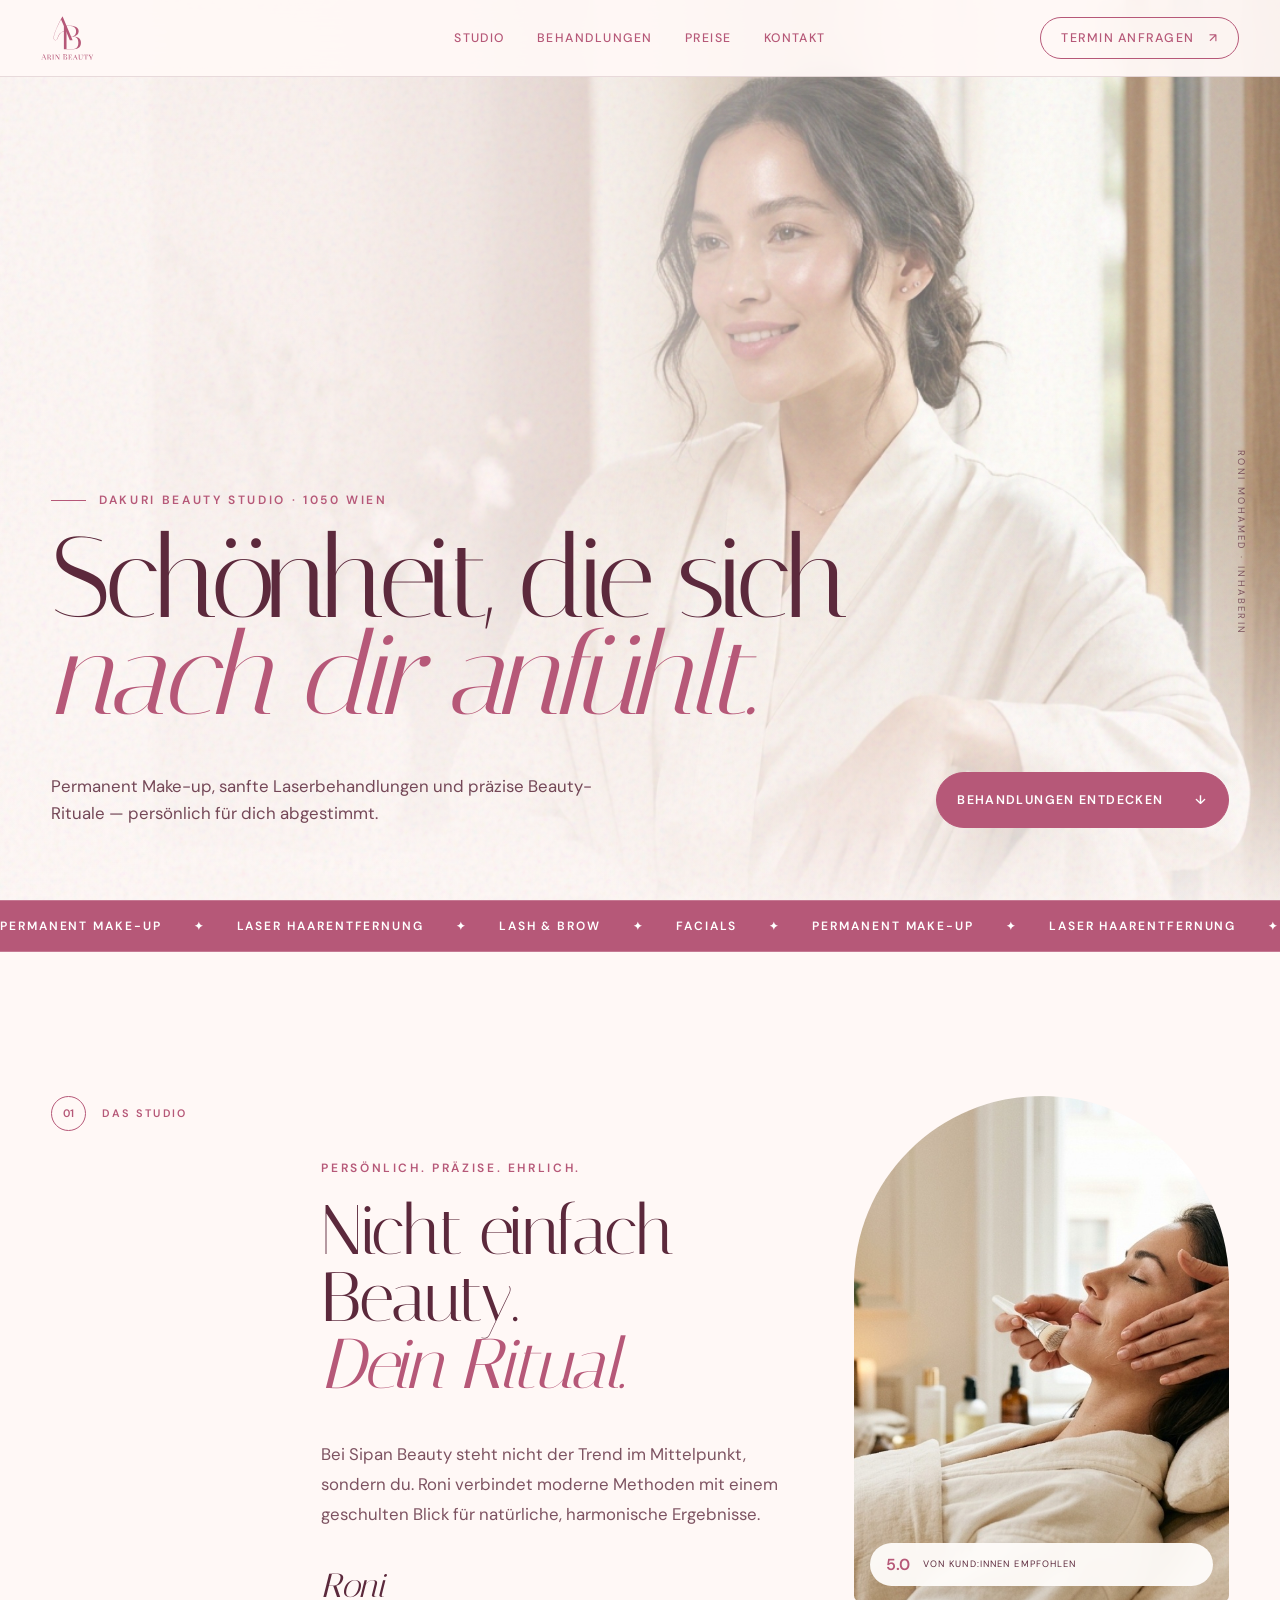
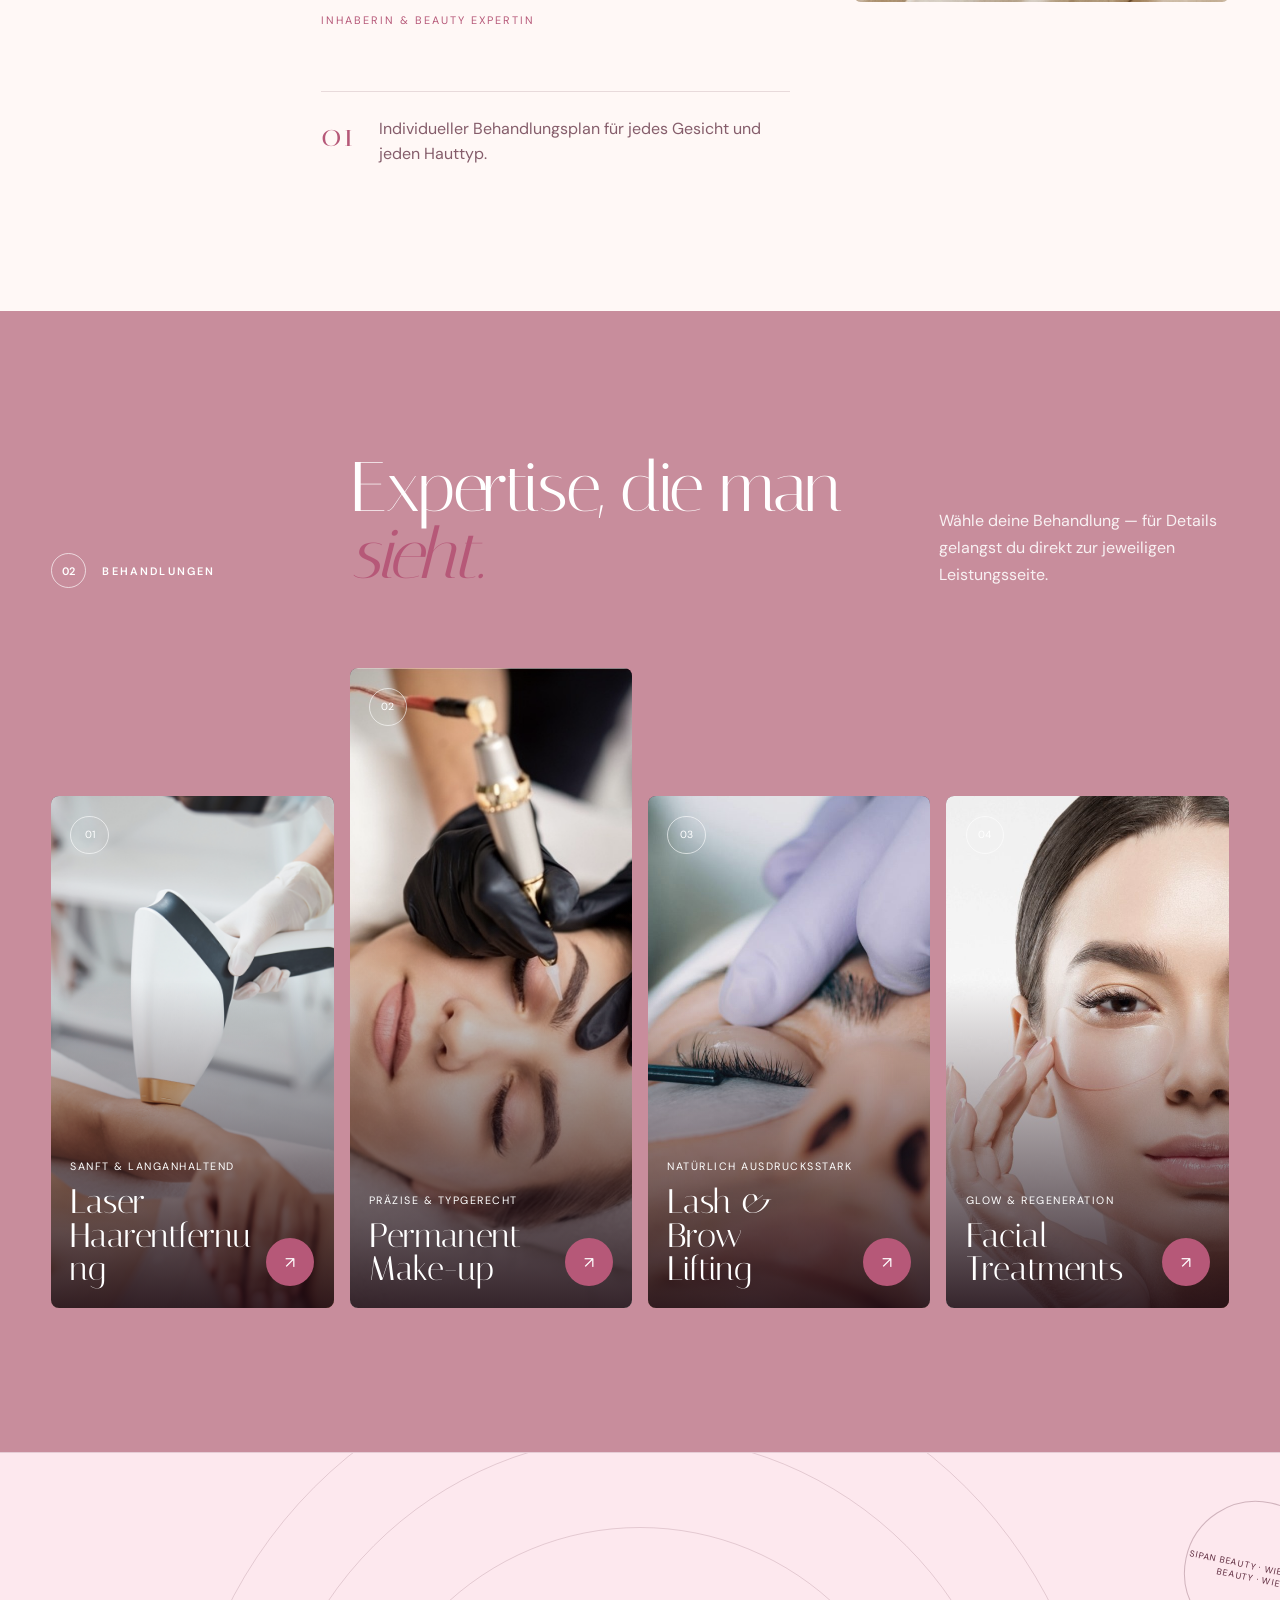
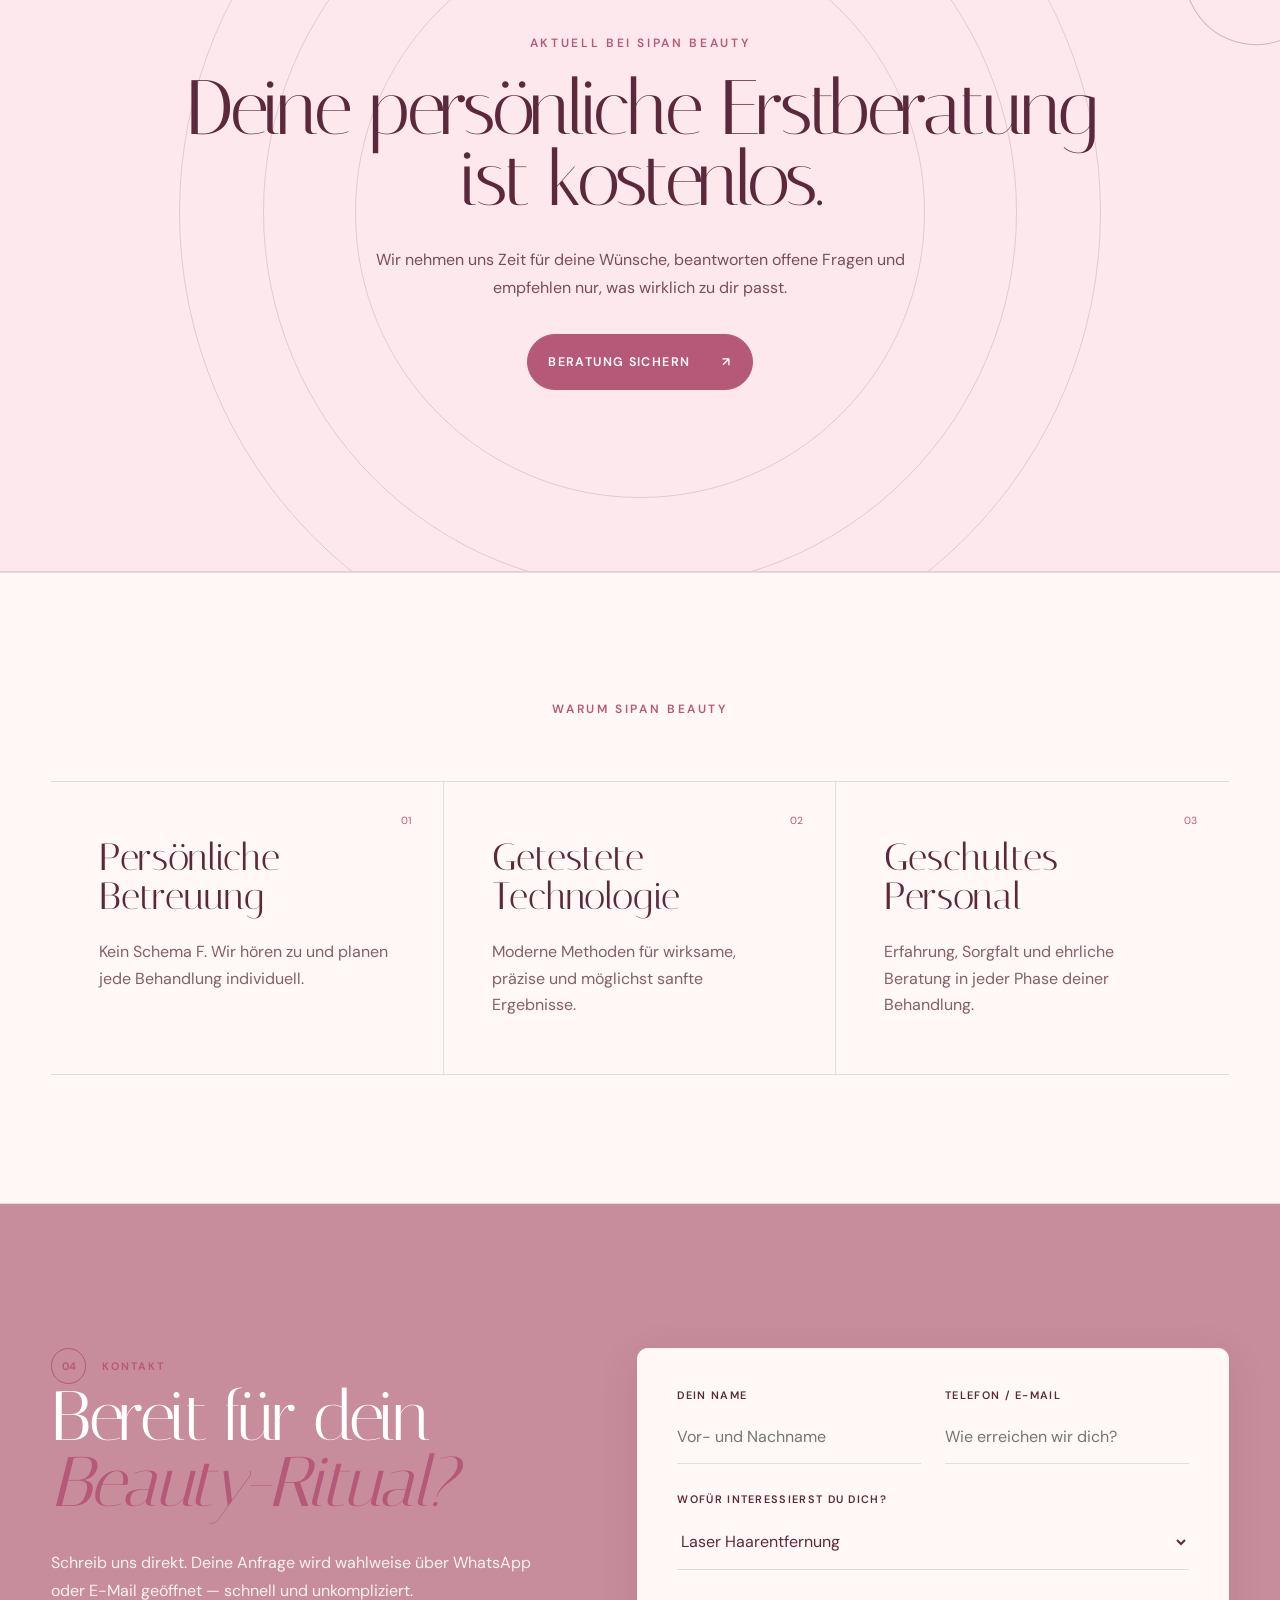
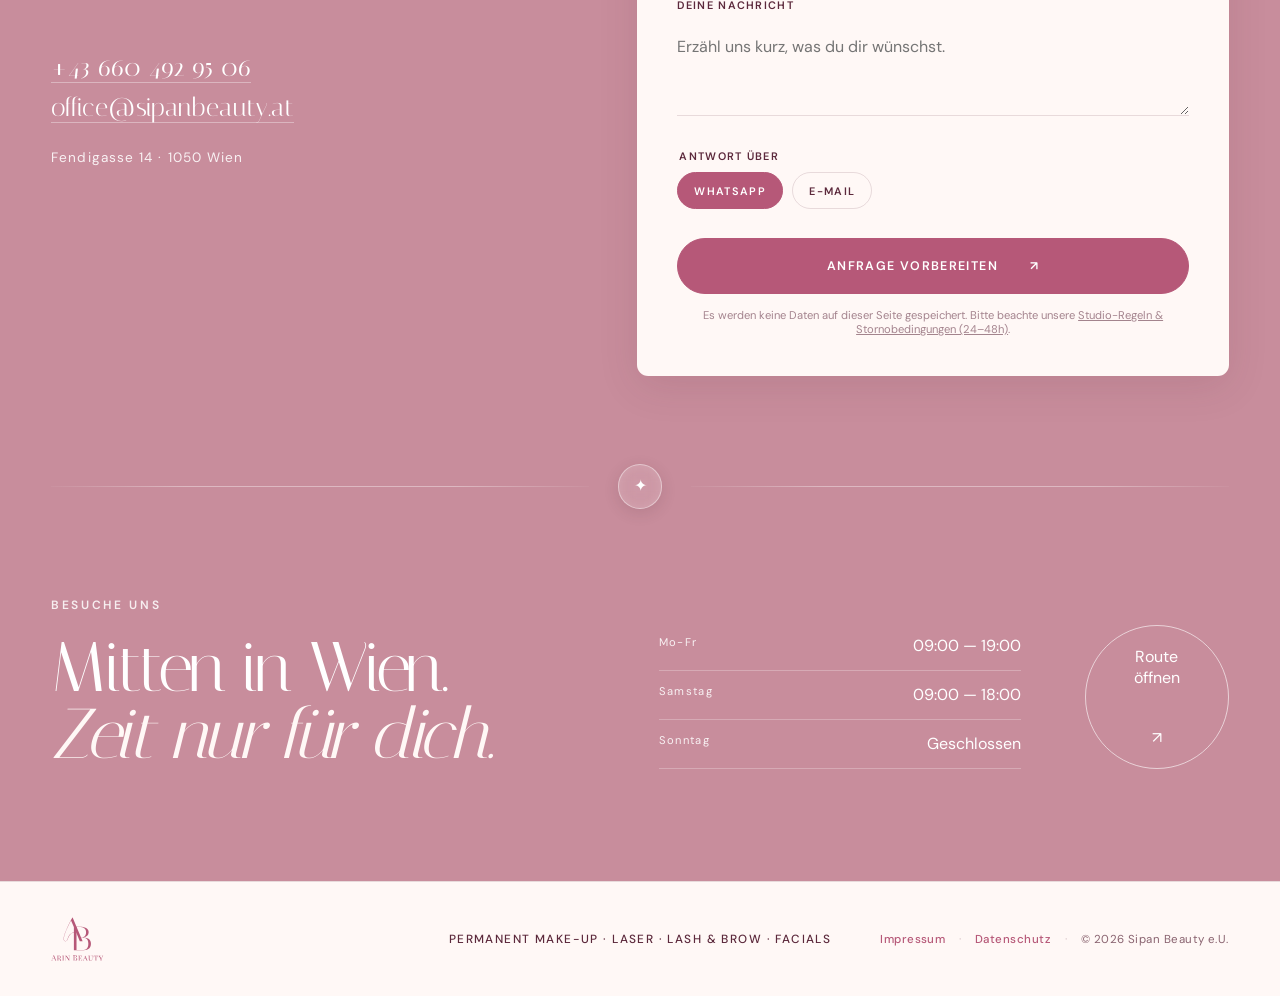
<file: index.html>
<!doctype html>
<html lang="de">
  <head>
    <meta charset="utf-8" />
    <meta name="viewport" content="width=device-width, initial-scale=1" />
    <title>
      Sipan Beauty — Beauty Studio in Wien | Permanent Make-up, Laser &amp;
      Facials
    </title>
    <meta
      name="description"
      content="Sipan Beauty in 1050 Wien: Professionelles Permanent Make-up, dauerhafte Laser-Haarentfernung, Lash &#38; Brow Lifting und luxuriöse Gesichtsbehandlungen."
    />
    <meta name="theme-color" content="#2b111d" />
    <link rel="canonical" href="https://sipanbeauty.at/" />
    <!-- Open Graph / Facebook -->
    <meta property="og:type" content="website" />
    <meta property="og:url" content="https://sipanbeauty.at/" />
    <meta
      property="og:title"
      content="Sipan Beauty — Beauty Studio in Wien | Permanent Make-up, Laser &#38; Facials"
    />
    <meta
      property="og:description"
      content="Sipan Beauty in 1050 Wien: Professionelles Permanent Make-up, dauerhafte Laser-Haarentfernung, Lash &#38; Brow Lifting und luxuriöse Gesichtsbehandlungen."
    />
    <meta
      property="og:image"
      content="https://sipanbeauty.at/images/laser.jpg"
    />
    <meta property="og:locale" content="de_AT" />
    <!-- Twitter -->
    <meta name="twitter:card" content="summary_large_image" />
    <meta name="twitter:url" content="https://sipanbeauty.at/" />
    <meta
      name="twitter:title"
      content="Sipan Beauty — Beauty Studio in Wien | Permanent Make-up, Laser &#38; Facials"
    />
    <meta
      name="twitter:description"
      content="Sipan Beauty in 1050 Wien: Professionelles Permanent Make-up, dauerhafte Laser-Haarentfernung, Lash &#38; Brow Lifting und luxuriöse Gesichtsbehandlungen."
    />
    <meta
      name="twitter:image"
      content="https://sipanbeauty.at/images/laser.jpg"
    />
    <!-- Fonts & Preconnect -->
    <link rel="preconnect" href="https://fonts.googleapis.com" />
    <link rel="preconnect" href="https://fonts.gstatic.com" crossorigin />
    <link
      href="https://fonts.googleapis.com/css2?family=DM+Sans:wght@400;500;600&family=Italiana&display=swap"
      rel="stylesheet"
    />
    <!-- Favicon -->
    <link
      rel="icon"
      type="image/svg+xml"
      href="data:image/svg+xml,%3Csvg xmlns='http://www.w3.org/2000/svg' viewBox='0 0 64 64'%3E%3Crect width='64' height='64' rx='32' fill='%23f4b7ca'/%3E%3Cpath d='M18 45 30 17h4l12 28h-7l-2.5-6H27.2l-2.4 6h-6.8Zm11.5-12h4.8L32 27l-2.5 6Z' fill='%232b111d'/%3E%3C/svg%3E"
    />
    <!-- Local Business Schema for SEO -->
    <script type="application/ld+json">
      {
        "@context": "https://schema.org",
        "@type": "HealthAndBeautyBusiness",
        "name": "Sipan Beauty",
        "url": "https://sipanbeauty.at",
        "logo": "https://sipanbeauty.at/images/clinic-logo.svg",
        "image": "https://sipanbeauty.at/images/laser.jpg",
        "description": "Sipan Beauty in 1050 Wien: Professionelles Permanent Make-up, dauerhafte Laser-Haarentfernung, Lash & Brow Lifting und luxuriöse Gesichtsbehandlungen.",
        "telephone": "+436604929506",
        "priceRange": "€€",
        "address": {
          "@type": "PostalAddress",
          "streetAddress": "Fendigasse 14",
          "addressLocality": "Wien",
          "postalCode": "1050",
          "addressCountry": "AT"
        },
        "geo": {
          "@type": "GeoCoordinates",
          "latitude": 48.1834,
          "longitude": 16.3571
        },
        "openingHoursSpecification": [
          {
            "@type": "OpeningHoursSpecification",
            "dayOfWeek": [
              "Monday",
              "Tuesday",
              "Wednesday",
              "Thursday",
              "Friday"
            ],
            "opens": "09:00",
            "closes": "19:00"
          },
          {
            "@type": "OpeningHoursSpecification",
            "dayOfWeek": "Saturday",
            "opens": "09:00",
            "closes": "18:00"
          }
        ],
        "sameAs": ["https://www.instagram.com/sipanbeauty.at/"]
      }
    </script>
    <link rel="stylesheet" href="_astro/_service_.DcyjNBuE.css" />
  </head>
  <body>
    <a class="skip-link" href="index.html#main">Zum Inhalt springen</a>
    <div class="cursor-glow" aria-hidden="true"></div>
    <header class="site-header" id="site-header">
      <a
        class="brand"
        href="index.html#start"
        aria-label="Sipan Beauty Startseite"
      >
        <svg
          xmlns="http://www.w3.org/2000/svg"
          xmlns:xlink="http://www.w3.org/1999/xlink"
          width="auto"
          height="44"
          class="clinic-logo"
          aria-hidden="true"
          viewBox="25 60 325 272"
          preserveAspectRatio="xMidYMid meet"
        >
          <defs><g></g></defs>
          <g fill="currentColor" fill-opacity="1">
            <g transform="translate(95.556233, 209.247886)">
              <g>
                <path
                  d="M 107.566406 0 L 124.910156 0 L 63.175781 -145.761719 L 61.730469 -145.761719 C 46.039062 -119.128906 27.460938 -81.550781 16.515625 -52.027344 C 11.5625 -38.816406 8.671875 -27.253906 7.640625 -18.167969 C 6.605469 -8.878906 8.878906 -2.683594 14.453125 -0.207031 C 15.898438 1.03125 16.515625 1.03125 17.753906 1.238281 C 27.046875 1.652344 30.554688 -5.988281 34.480469 -16.308594 C 41.085938 -31.382812 49.136719 -52.648438 84.234375 -55.949219 Z M 83.617188 -57.394531 C 47.898438 -53.886719 39.640625 -32.207031 32.828125 -16.722656 C 29.523438 -7.226562 26.21875 0 17.960938 -0.621094 C 16.929688 -1.238281 16.308594 -1.238281 15.070312 -1.652344 C 10.117188 -3.304688 8.671875 -9.703125 9.085938 -18.167969 C 10.117188 -27.046875 13.007812 -38.402344 17.960938 -51.617188 C 26.632812 -75.566406 40.671875 -103.644531 53.265625 -128.007812 Z M 83.617188 -57.394531 "
                ></path>
              </g>
            </g>
          </g>
          <g fill="currentColor" fill-opacity="1">
            <g transform="translate(159.251214, 266.327521)">
              <g>
                <path
                  d="M 68.339844 -80.3125 C 85.0625 -83.824219 98.6875 -94.144531 98.6875 -112.726562 C 98.6875 -136.472656 73.914062 -145.761719 42.945312 -145.761719 L 7.226562 -145.761719 L 7.226562 0 L 56.15625 0 C 87.953125 -0.207031 112.726562 -7.226562 112.726562 -40.464844 C 112.726562 -69.785156 94.351562 -78.457031 68.339844 -80.3125 Z M 96.625 -40.464844 C 96.625 -3.304688 73.085938 -1.652344 54.503906 -1.652344 L 23.535156 -1.652344 L 23.535156 -115 C 25.1875 -106.945312 27.664062 -99.925781 31.382812 -94.351562 C 37.371094 -84.855469 46.453125 -79.28125 56.15625 -79.28125 C 74.121094 -79.28125 96.625 -77.421875 96.625 -40.464844 Z M 82.585938 -112.726562 C 82.585938 -90.222656 69.992188 -80.933594 56.15625 -80.933594 C 46.867188 -80.933594 38.816406 -86.09375 33.035156 -95.386719 C 27.046875 -104.054688 23.535156 -116.445312 23.535156 -130.691406 L 23.535156 -144.316406 L 42.945312 -144.316406 C 62.765625 -144.316406 82.585938 -136.265625 82.585938 -112.726562 Z M 82.585938 -112.726562 "
                ></path>
              </g>
            </g>
          </g>
          <g fill="currentColor" fill-opacity="1">
            <g transform="translate(27.166863, 329.665023)">
              <g>
                <path
                  d="M 27.59375 -4.09375 C 28.363281 -2.082031 29.484375 -1.039062 30.953125 -0.96875 L 30.953125 0 C 29.648438 -0.09375 27.910156 -0.140625 25.734375 -0.140625 C 22.953125 -0.140625 20.878906 -0.09375 19.515625 0 L 19.515625 -0.96875 C 20.742188 -1.039062 21.625 -1.195312 22.15625 -1.4375 C 22.695312 -1.675781 22.96875 -2.117188 22.96875 -2.765625 C 22.96875 -3.316406 22.769531 -4.082031 22.375 -5.0625 L 19.40625 -13.046875 L 7.640625 -13.046875 L 5.640625 -7.875 C 4.992188 -6.125 4.671875 -4.796875 4.671875 -3.890625 C 4.671875 -2.890625 5.019531 -2.160156 5.71875 -1.703125 C 6.414062 -1.242188 7.476562 -1 8.90625 -0.96875 L 8.90625 0 C 7.050781 -0.09375 5.1875 -0.140625 3.3125 -0.140625 C 1.851562 -0.140625 0.632812 -0.09375 -0.34375 0 L -0.34375 -0.96875 C 1.28125 -1.363281 2.5625 -2.773438 3.5 -5.203125 L 14.9375 -34.6875 L 15.71875 -34.6875 Z M 19.03125 -14.015625 L 13.578125 -28.5625 L 8.03125 -14.015625 Z M 19.03125 -14.015625 "
                ></path>
              </g>
            </g>
          </g>
          <g fill="currentColor" fill-opacity="1">
            <g transform="translate(59.605397, 329.665023)">
              <g>
                <path
                  d="M 30.75 -2.046875 C 30.132812 -1.171875 29.425781 -0.492188 28.625 -0.015625 C 27.832031 0.453125 26.882812 0.6875 25.78125 0.6875 C 23.0625 0.6875 21.394531 -0.546875 20.78125 -3.015625 L 19.265625 -9.09375 C 18.816406 -10.914062 18.144531 -12.132812 17.25 -12.75 C 16.351562 -13.363281 15.03125 -13.671875 13.28125 -13.671875 L 10.515625 -13.671875 L 10.515625 -5.15625 C 10.515625 -3.925781 10.609375 -3.035156 10.796875 -2.484375 C 10.992188 -1.929688 11.359375 -1.554688 11.890625 -1.359375 C 12.429688 -1.171875 13.285156 -1.039062 14.453125 -0.96875 L 14.453125 0 C 12.960938 -0.09375 10.898438 -0.140625 8.265625 -0.140625 C 5.484375 -0.140625 3.410156 -0.09375 2.046875 0 L 2.046875 -0.96875 C 3.210938 -1.039062 4.0625 -1.171875 4.59375 -1.359375 C 5.132812 -1.554688 5.5 -1.929688 5.6875 -2.484375 C 5.882812 -3.035156 5.984375 -3.925781 5.984375 -5.15625 L 5.984375 -24.421875 C 5.984375 -25.660156 5.882812 -26.550781 5.6875 -27.09375 C 5.5 -27.644531 5.132812 -28.019531 4.59375 -28.21875 C 4.0625 -28.414062 3.210938 -28.546875 2.046875 -28.609375 L 2.046875 -29.578125 C 3.410156 -29.484375 5.390625 -29.4375 7.984375 -29.4375 L 12.9375 -29.484375 C 13.488281 -29.515625 14.125 -29.53125 14.84375 -29.53125 C 18.476562 -29.53125 21.257812 -28.847656 23.1875 -27.484375 C 25.113281 -26.128906 26.078125 -24.363281 26.078125 -22.1875 C 26.078125 -20.300781 25.320312 -18.578125 23.8125 -17.015625 C 22.3125 -15.460938 19.835938 -14.476562 16.390625 -14.0625 C 17.046875 -14 17.597656 -13.929688 18.046875 -13.859375 C 19.765625 -13.609375 21.125 -13.09375 22.125 -12.3125 C 23.132812 -11.53125 23.851562 -10.28125 24.28125 -8.5625 L 25.34375 -4.140625 C 25.601562 -3.003906 25.882812 -2.195312 26.1875 -1.71875 C 26.5 -1.25 26.898438 -1.015625 27.390625 -1.015625 C 28.203125 -1.015625 29.09375 -1.566406 30.0625 -2.671875 Z M 13.625 -28.609375 C 12.75 -28.609375 12.09375 -28.492188 11.65625 -28.265625 C 11.21875 -28.035156 10.914062 -27.628906 10.75 -27.046875 C 10.59375 -26.460938 10.515625 -25.585938 10.515625 -24.421875 L 10.515625 -14.640625 L 13.765625 -14.640625 C 16.617188 -14.640625 18.570312 -15.25 19.625 -16.46875 C 20.6875 -17.6875 21.21875 -19.414062 21.21875 -21.65625 C 21.21875 -23.988281 20.625 -25.726562 19.4375 -26.875 C 18.25 -28.03125 16.3125 -28.609375 13.625 -28.609375 Z M 13.625 -28.609375 "
                ></path>
              </g>
            </g>
          </g>
          <g fill="currentColor" fill-opacity="1">
            <g transform="translate(91.75214, 329.665023)">
              <g>
                <path
                  d="M 14.453125 -28.609375 C 13.285156 -28.546875 12.429688 -28.414062 11.890625 -28.21875 C 11.359375 -28.019531 10.992188 -27.644531 10.796875 -27.09375 C 10.609375 -26.550781 10.515625 -25.660156 10.515625 -24.421875 L 10.515625 -5.15625 C 10.515625 -3.925781 10.609375 -3.035156 10.796875 -2.484375 C 10.992188 -1.929688 11.359375 -1.554688 11.890625 -1.359375 C 12.429688 -1.171875 13.285156 -1.039062 14.453125 -0.96875 L 14.453125 0 C 12.960938 -0.09375 10.898438 -0.140625 8.265625 -0.140625 C 5.484375 -0.140625 3.410156 -0.09375 2.046875 0 L 2.046875 -0.96875 C 3.210938 -1.039062 4.0625 -1.171875 4.59375 -1.359375 C 5.132812 -1.554688 5.5 -1.929688 5.6875 -2.484375 C 5.882812 -3.035156 5.984375 -3.925781 5.984375 -5.15625 L 5.984375 -24.421875 C 5.984375 -25.660156 5.882812 -26.550781 5.6875 -27.09375 C 5.5 -27.644531 5.132812 -28.019531 4.59375 -28.21875 C 4.0625 -28.414062 3.210938 -28.546875 2.046875 -28.609375 L 2.046875 -29.578125 C 3.410156 -29.484375 5.484375 -29.4375 8.265625 -29.4375 C 10.859375 -29.4375 12.921875 -29.484375 14.453125 -29.578125 Z M 14.453125 -28.609375 "
                ></path>
              </g>
            </g>
          </g>
          <g fill="currentColor" fill-opacity="1">
            <g transform="translate(110.038642, 329.665023)">
              <g>
                <path
                  d="M 31.625 -28.609375 C 30.488281 -28.546875 29.644531 -28.375 29.09375 -28.09375 C 28.539062 -27.820312 28.164062 -27.367188 27.96875 -26.734375 C 27.78125 -26.097656 27.6875 -25.164062 27.6875 -23.9375 L 27.6875 0.25 L 26.5625 0.25 L 7.109375 -26.71875 L 7.109375 -5.640625 C 7.109375 -4.378906 7.210938 -3.4375 7.421875 -2.8125 C 7.628906 -2.195312 8.039062 -1.753906 8.65625 -1.484375 C 9.269531 -1.210938 10.226562 -1.039062 11.53125 -0.96875 L 11.53125 0 C 10.363281 -0.09375 8.707031 -0.140625 6.5625 -0.140625 C 4.625 -0.140625 3.117188 -0.09375 2.046875 0 L 2.046875 -0.96875 C 3.179688 -1.039062 4.023438 -1.210938 4.578125 -1.484375 C 5.128906 -1.753906 5.5 -2.207031 5.6875 -2.84375 C 5.882812 -3.476562 5.984375 -4.410156 5.984375 -5.640625 L 5.984375 -24.421875 C 5.984375 -25.660156 5.882812 -26.550781 5.6875 -27.09375 C 5.5 -27.644531 5.132812 -28.019531 4.59375 -28.21875 C 4.0625 -28.414062 3.210938 -28.546875 2.046875 -28.609375 L 2.046875 -29.578125 C 3.117188 -29.484375 4.625 -29.4375 6.5625 -29.4375 C 8.320312 -29.4375 9.816406 -29.484375 11.046875 -29.578125 L 26.5625 -7.984375 L 26.5625 -23.9375 C 26.5625 -25.207031 26.457031 -26.148438 26.25 -26.765625 C 26.039062 -27.378906 25.625 -27.820312 25 -28.09375 C 24.382812 -28.375 23.429688 -28.546875 22.140625 -28.609375 L 22.140625 -29.578125 C 23.304688 -29.484375 24.957031 -29.4375 27.09375 -29.4375 C 29.039062 -29.4375 30.550781 -29.484375 31.625 -29.578125 Z M 31.625 -28.609375 "
                ></path>
              </g>
            </g>
          </g>
          <g fill="currentColor" fill-opacity="1">
            <g transform="translate(145.151962, 329.665023)"><g></g></g>
          </g>
          <g fill="currentColor" fill-opacity="1">
            <g transform="translate(159.06155, 329.665023)">
              <g>
                <path
                  d="M 18.203125 -18.203125 C 21.765625 -17.710938 24.304688 -16.679688 25.828125 -15.109375 C 27.359375 -13.535156 28.125 -11.644531 28.125 -9.4375 C 28.125 -7.59375 27.648438 -5.957031 26.703125 -4.53125 C 25.765625 -3.101562 24.421875 -1.988281 22.671875 -1.1875 C 20.921875 -0.394531 18.847656 0 16.453125 0 C 15.566406 0 14.816406 -0.015625 14.203125 -0.046875 C 12.128906 -0.109375 10.085938 -0.140625 8.078125 -0.140625 C 5.421875 -0.140625 3.410156 -0.09375 2.046875 0 L 2.046875 -0.96875 C 3.210938 -1.039062 4.0625 -1.171875 4.59375 -1.359375 C 5.132812 -1.554688 5.5 -1.929688 5.6875 -2.484375 C 5.882812 -3.035156 5.984375 -3.925781 5.984375 -5.15625 L 5.984375 -29.296875 C 5.984375 -30.523438 5.882812 -31.414062 5.6875 -31.96875 C 5.5 -32.519531 5.132812 -32.890625 4.59375 -33.078125 C 4.0625 -33.273438 3.210938 -33.40625 2.046875 -33.46875 L 2.046875 -34.453125 C 3.410156 -34.347656 5.390625 -34.296875 7.984375 -34.296875 L 13.234375 -34.34375 C 13.847656 -34.382812 14.546875 -34.40625 15.328125 -34.40625 C 18.640625 -34.40625 21.175781 -33.707031 22.9375 -32.3125 C 24.707031 -30.914062 25.59375 -29.066406 25.59375 -26.765625 C 25.59375 -24.878906 25 -23.191406 23.8125 -21.703125 C 22.632812 -20.210938 20.765625 -19.078125 18.203125 -18.296875 Z M 14.109375 -33.46875 C 13.109375 -33.46875 12.351562 -33.351562 11.84375 -33.125 C 11.34375 -32.90625 10.992188 -32.503906 10.796875 -31.921875 C 10.609375 -31.335938 10.515625 -30.460938 10.515625 -29.296875 L 10.515625 -18.296875 L 13.765625 -18.296875 C 16.429688 -18.296875 18.289062 -19.015625 19.34375 -20.453125 C 20.394531 -21.898438 20.921875 -23.820312 20.921875 -26.21875 C 20.921875 -28.65625 20.382812 -30.472656 19.3125 -31.671875 C 18.238281 -32.867188 16.503906 -33.46875 14.109375 -33.46875 Z M 14.15625 -1.125 C 20.21875 -1.125 23.25 -3.960938 23.25 -9.640625 C 23.25 -12.203125 22.5625 -14.144531 21.1875 -15.46875 C 19.8125 -16.800781 17.613281 -17.46875 14.59375 -17.46875 L 10.515625 -17.46875 L 10.515625 -5.15625 C 10.515625 -3.988281 10.609375 -3.128906 10.796875 -2.578125 C 10.992188 -2.023438 11.34375 -1.644531 11.84375 -1.4375 C 12.351562 -1.226562 13.125 -1.125 14.15625 -1.125 Z M 14.15625 -1.125 "
                ></path>
              </g>
            </g>
          </g>
          <g fill="currentColor" fill-opacity="1">
            <g transform="translate(191.159652, 329.665023)">
              <g>
                <path
                  d="M 25.984375 -5.734375 C 25.984375 -4.054688 26.097656 -2.144531 26.328125 0 C 24.210938 -0.09375 20.660156 -0.140625 15.671875 -0.140625 C 9.671875 -0.140625 5.128906 -0.09375 2.046875 0 L 2.046875 -0.96875 C 3.210938 -1.039062 4.0625 -1.171875 4.59375 -1.359375 C 5.132812 -1.554688 5.5 -1.929688 5.6875 -2.484375 C 5.882812 -3.035156 5.984375 -3.925781 5.984375 -5.15625 L 5.984375 -24.421875 C 5.984375 -25.660156 5.882812 -26.550781 5.6875 -27.09375 C 5.5 -27.644531 5.132812 -28.019531 4.59375 -28.21875 C 4.0625 -28.414062 3.210938 -28.546875 2.046875 -28.609375 L 2.046875 -29.578125 C 5.128906 -29.484375 9.671875 -29.4375 15.671875 -29.4375 C 20.210938 -29.4375 23.4375 -29.484375 25.34375 -29.578125 C 25.125 -27.628906 25.015625 -25.878906 25.015625 -24.328125 C 25.015625 -23.066406 25.0625 -22.0625 25.15625 -21.3125 L 24.03125 -21.3125 C 23.8125 -23.96875 23.253906 -25.820312 22.359375 -26.875 C 21.460938 -27.9375 20.007812 -28.46875 18 -28.46875 L 14.453125 -28.46875 C 13.285156 -28.46875 12.429688 -28.375 11.890625 -28.1875 C 11.359375 -28.007812 10.992188 -27.644531 10.796875 -27.09375 C 10.609375 -26.550781 10.515625 -25.660156 10.515625 -24.421875 L 10.515625 -15.375 L 14.546875 -15.375 C 15.585938 -15.375 16.382812 -15.640625 16.9375 -16.171875 C 17.488281 -16.710938 17.859375 -17.296875 18.046875 -17.921875 C 18.242188 -18.554688 18.425781 -19.363281 18.59375 -20.34375 L 19.703125 -20.34375 C 19.609375 -19.238281 19.5625 -18.035156 19.5625 -16.734375 L 19.5625 -14.890625 C 19.5625 -13.617188 19.660156 -11.800781 19.859375 -9.4375 L 18.734375 -9.4375 C 18.535156 -11 18.160156 -12.21875 17.609375 -13.09375 C 17.054688 -13.96875 16.035156 -14.40625 14.546875 -14.40625 L 10.515625 -14.40625 L 10.515625 -5.15625 C 10.515625 -3.925781 10.609375 -3.035156 10.796875 -2.484375 C 10.992188 -1.929688 11.359375 -1.566406 11.890625 -1.390625 C 12.429688 -1.210938 13.285156 -1.125 14.453125 -1.125 L 18 -1.125 C 19.625 -1.125 20.90625 -1.378906 21.84375 -1.890625 C 22.78125 -2.410156 23.492188 -3.242188 23.984375 -4.390625 C 24.472656 -5.546875 24.816406 -7.164062 25.015625 -9.25 L 26.125 -9.25 C 26.03125 -8.375 25.984375 -7.203125 25.984375 -5.734375 Z M 25.984375 -5.734375 "
                ></path>
              </g>
            </g>
          </g>
          <g fill="currentColor" fill-opacity="1">
            <g transform="translate(221.896042, 329.665023)">
              <g>
                <path
                  d="M 26.765625 -4.09375 C 27.640625 -2.082031 28.757812 -1.039062 30.125 -0.96875 L 30.125 0 C 28.820312 -0.09375 27.082031 -0.140625 24.90625 -0.140625 C 22.125 -0.140625 20.050781 -0.09375 18.6875 0 L 18.6875 -0.96875 C 19.882812 -1.039062 20.765625 -1.203125 21.328125 -1.453125 C 21.898438 -1.710938 22.1875 -2.148438 22.1875 -2.765625 C 22.1875 -3.285156 21.957031 -4.050781 21.5 -5.0625 L 19.03125 -10.609375 L 7.203125 -10.609375 L 5.546875 -6.953125 C 4.992188 -5.691406 4.71875 -4.65625 4.71875 -3.84375 C 4.71875 -3 5.015625 -2.34375 5.609375 -1.875 C 6.210938 -1.40625 7.179688 -1.101562 8.515625 -0.96875 L 8.515625 0 C 7.546875 -0.09375 6.070312 -0.140625 4.09375 -0.140625 C 2.113281 -0.140625 0.703125 -0.09375 -0.140625 0 L -0.140625 -0.96875 C 0.734375 -1.195312 1.476562 -1.691406 2.09375 -2.453125 C 2.707031 -3.210938 3.289062 -4.226562 3.84375 -5.5 L 14.59375 -29.828125 L 15.375 -29.828125 Z M 18.640625 -11.578125 L 13.140625 -23.9375 L 7.59375 -11.578125 Z M 18.640625 -11.578125 "
                ></path>
              </g>
            </g>
          </g>
          <g fill="currentColor" fill-opacity="1">
            <g transform="translate(253.653727, 329.665023)">
              <g>
                <path
                  d="M 30.796875 -28.609375 C 29.660156 -28.546875 28.816406 -28.375 28.265625 -28.09375 C 27.710938 -27.820312 27.335938 -27.367188 27.140625 -26.734375 C 26.953125 -26.097656 26.859375 -25.164062 26.859375 -23.9375 L 26.859375 -13.1875 C 26.859375 -10.945312 26.703125 -9.039062 26.390625 -7.46875 C 26.085938 -5.894531 25.578125 -4.523438 24.859375 -3.359375 C 24.085938 -2.128906 22.960938 -1.144531 21.484375 -0.40625 C 20.003906 0.320312 18.328125 0.6875 16.453125 0.6875 C 13.109375 0.6875 10.546875 -0.0234375 8.765625 -1.453125 C 7.335938 -2.722656 6.378906 -4.164062 5.890625 -5.78125 C 5.398438 -7.40625 5.15625 -9.828125 5.15625 -13.046875 L 5.15625 -24.421875 C 5.15625 -25.660156 5.054688 -26.550781 4.859375 -27.09375 C 4.671875 -27.644531 4.304688 -28.019531 3.765625 -28.21875 C 3.234375 -28.414062 2.382812 -28.546875 1.21875 -28.609375 L 1.21875 -29.578125 C 2.582031 -29.484375 4.65625 -29.4375 7.4375 -29.4375 C 10.039062 -29.4375 12.101562 -29.484375 13.625 -29.578125 L 13.625 -28.609375 C 12.457031 -28.546875 11.601562 -28.414062 11.0625 -28.21875 C 10.53125 -28.019531 10.164062 -27.644531 9.96875 -27.09375 C 9.78125 -26.550781 9.6875 -25.660156 9.6875 -24.421875 L 9.6875 -12.21875 C 9.6875 -9.8125 9.847656 -7.820312 10.171875 -6.25 C 10.492188 -4.675781 11.179688 -3.410156 12.234375 -2.453125 C 13.285156 -1.492188 14.835938 -1.015625 16.890625 -1.015625 C 20.128906 -1.015625 22.410156 -2.035156 23.734375 -4.078125 C 25.066406 -6.128906 25.734375 -8.988281 25.734375 -12.65625 L 25.734375 -23.9375 C 25.734375 -25.6875 25.414062 -26.882812 24.78125 -27.53125 C 24.15625 -28.1875 23 -28.546875 21.3125 -28.609375 L 21.3125 -29.578125 C 22.476562 -29.484375 24.132812 -29.4375 26.28125 -29.4375 C 28.21875 -29.4375 29.722656 -29.484375 30.796875 -29.578125 Z M 30.796875 -28.609375 "
                ></path>
              </g>
            </g>
          </g>
          <g fill="currentColor" fill-opacity="1">
            <g transform="translate(287.453981, 329.665023)">
              <g>
                <path
                  d="M 29.046875 -29.578125 C 28.816406 -27.441406 28.703125 -25.53125 28.703125 -23.84375 C 28.703125 -22.15625 28.753906 -20.828125 28.859375 -19.859375 L 27.734375 -19.859375 C 27.535156 -22.117188 27.222656 -23.847656 26.796875 -25.046875 C 26.378906 -26.253906 25.703125 -27.125 24.765625 -27.65625 C 23.828125 -28.195312 22.484375 -28.46875 20.734375 -28.46875 L 17.609375 -28.46875 L 17.609375 -5.640625 C 17.609375 -4.273438 17.738281 -3.285156 18 -2.671875 C 18.257812 -2.054688 18.710938 -1.632812 19.359375 -1.40625 C 20.015625 -1.1875 21.070312 -1.039062 22.53125 -0.96875 L 22.53125 0 C 20.84375 -0.09375 18.457031 -0.140625 15.375 -0.140625 C 12.132812 -0.140625 9.734375 -0.09375 8.171875 0 L 8.171875 -0.96875 C 9.628906 -1.039062 10.679688 -1.1875 11.328125 -1.40625 C 11.984375 -1.632812 12.441406 -2.054688 12.703125 -2.671875 C 12.960938 -3.285156 13.09375 -4.273438 13.09375 -5.640625 L 13.09375 -28.46875 L 9.96875 -28.46875 C 8.21875 -28.46875 6.875 -28.195312 5.9375 -27.65625 C 5 -27.125 4.316406 -26.253906 3.890625 -25.046875 C 3.472656 -23.847656 3.164062 -22.117188 2.96875 -19.859375 L 1.84375 -19.859375 C 1.945312 -20.890625 2 -22.21875 2 -23.84375 C 2 -25.53125 1.882812 -27.441406 1.65625 -29.578125 C 4.34375 -29.484375 8.914062 -29.4375 15.375 -29.4375 C 21.800781 -29.4375 26.359375 -29.484375 29.046875 -29.578125 Z M 29.046875 -29.578125 "
                ></path>
              </g>
            </g>
          </g>
          <g fill="currentColor" fill-opacity="1">
            <g transform="translate(319.941161, 329.665023)">
              <g>
                <path
                  d="M 23.640625 -29.390625 C 25.492188 -29.390625 26.742188 -29.453125 27.390625 -29.578125 L 27.390625 -28.5625 C 26.835938 -28.425781 26.332031 -28.113281 25.875 -27.625 C 25.425781 -27.144531 24.894531 -26.351562 24.28125 -25.25 L 16.640625 -11.578125 L 16.640625 -5.15625 C 16.640625 -3.925781 16.734375 -3.035156 16.921875 -2.484375 C 17.117188 -1.929688 17.484375 -1.554688 18.015625 -1.359375 C 18.554688 -1.171875 19.410156 -1.039062 20.578125 -0.96875 L 20.578125 0 C 19.085938 -0.09375 17.03125 -0.140625 14.40625 -0.140625 C 11.613281 -0.140625 9.535156 -0.09375 8.171875 0 L 8.171875 -0.96875 C 9.335938 -1.039062 10.1875 -1.171875 10.71875 -1.359375 C 11.257812 -1.554688 11.625 -1.929688 11.8125 -2.484375 C 12.007812 -3.035156 12.109375 -3.925781 12.109375 -5.15625 L 12.109375 -10.21875 L 2.71875 -25.84375 C 2.101562 -26.875 1.59375 -27.5625 1.1875 -27.90625 C 0.78125 -28.25 0.351562 -28.46875 -0.09375 -28.5625 L -0.09375 -29.578125 C 1.976562 -29.453125 3.40625 -29.390625 4.1875 -29.390625 C 6.425781 -29.390625 8.695312 -29.453125 11 -29.578125 L 11 -28.5625 C 9.894531 -28.5625 9.050781 -28.472656 8.46875 -28.296875 C 7.882812 -28.117188 7.59375 -27.71875 7.59375 -27.09375 C 7.59375 -26.550781 7.867188 -25.789062 8.421875 -24.8125 L 15.765625 -12.546875 L 21.796875 -23.15625 C 22.515625 -24.457031 22.875 -25.5 22.875 -26.28125 C 22.875 -27.632812 21.753906 -28.394531 19.515625 -28.5625 L 19.515625 -29.578125 C 20.710938 -29.453125 22.085938 -29.390625 23.640625 -29.390625 Z M 23.640625 -29.390625 "
                ></path>
              </g>
            </g>
          </g>
        </svg>
      </a>
      <nav class="desktop-nav" aria-label="Hauptnavigation">
        <a href="index.html#studio">Studio</a>
        <a href="behandlungen/index.html" class>Behandlungen</a>
        <a href="preise/index.html" class>Preise</a>
        <a href="kontakt/index.html" class>Kontakt</a>
      </nav>
      <a class="nav-cta" href="kontakt/index.html"
        >Termin anfragen <span>↗</span></a
      >
      <button
        class="menu-toggle"
        id="menu-toggle"
        type="button"
        aria-expanded="false"
        aria-controls="mobile-menu"
        aria-label="Menü öffnen"
      >
        <span></span><span></span>
      </button>
      <nav class="mobile-menu" id="mobile-menu" aria-label="Mobile Navigation">
        <a href="index.html#start">Startseite</a>
        <a href="index.html#studio">Studio</a>
        <a href="behandlungen/index.html">Behandlungen</a>
        <a href="preise/index.html">Preise</a>
        <a href="kontakt/index.html">Kontakt</a>
        <a class="mobile-menu-cta" href="kontakt/index.html"
          >Termin anfragen <span>↗</span></a
        >
      </nav>
    </header>
    <script type="module">
      const t = document.getElementById("menu-toggle"),
        n = document.getElementById("mobile-menu");
      if (t && n) {
        const s = () => {
          (t.setAttribute("aria-expanded", "false"),
            t.setAttribute("aria-label", "Menü öffnen"),
            n.classList.remove("open"),
            document.body.classList.remove("menu-open"));
        };
        (t.addEventListener("click", () => {
          const e = t.getAttribute("aria-expanded") === "true";
          (t.setAttribute("aria-expanded", String(!e)),
            t.setAttribute("aria-label", e ? "Menü öffnen" : "Menü schließen"),
            n.classList.toggle("open", !e),
            document.body.classList.toggle("menu-open", !e));
        }),
          n.querySelectorAll("a").forEach((e) => {
            e.addEventListener("click", s);
          }),
          window.addEventListener("keydown", (e) => {
            e.key === "Escape" && n.classList.contains("open") && s();
          }));
      }
    </script>
    <main id="main">
      <section class="hero" id="start" aria-label="Sipan Beauty Intro">
        <img
          class="hero-bg"
          src="images/hero-bg.jpg"
          alt="Sipan Beauty Studio Wien"
          fetchpriority="high"
          loading="eager"
          decoding="async"
        />
        <div class="hero-wash"></div>
        <div class="hero-grain" aria-hidden="true"></div>
        <div class="hero-content">
          <p class="eyebrow hero-kicker reveal">
            DAKURI BEAUTY STUDIO · 1050 WIEN
          </p>
          <h1 class="reveal">
            Schönheit, die sich<br /><em>nach dir anfühlt.</em>
          </h1>
          <div class="hero-bottom reveal">
            <p>
              Permanent Make-up, sanfte Laserbehandlungen und präzise
              Beauty-Rituale — persönlich für dich abgestimmt.
            </p>
            <a class="button button-light" href="index.html#services"
              >Behandlungen entdecken <span>↓</span></a
            >
          </div>
        </div>
        <div class="hero-side-note">RONI MOHAMED · INHABERIN</div>
      </section>
      <div class="ticker" aria-hidden="true">
        <div class="ticker-track">
          <span>PERMANENT MAKE-UP</span><i>✦</i><span>LASER HAARENTFERNUNG</span
          ><i>✦</i><span>LASH & BROW</span><i>✦</i><span>FACIALS</span><i>✦</i>
          <span>PERMANENT MAKE-UP</span><i>✦</i><span>LASER HAARENTFERNUNG</span
          ><i>✦</i><span>LASH & BROW</span><i>✦</i><span>FACIALS</span><i>✦</i>
        </div>
      </div>
      <section class="about section" id="studio">
        <div class="section-label reveal"><span>01</span> DAS STUDIO</div>
        <div class="about-copy">
          <p class="eyebrow reveal">PERSÖNLICH. PRÄZISE. EHRLICH.</p>
          <h2 class="reveal">
            Nicht einfach Beauty.<br /><em>Dein Ritual.</em>
          </h2>
          <p class="lead reveal">
            Bei Sipan Beauty steht nicht der Trend im Mittelpunkt, sondern du.
            Roni verbindet moderne Methoden mit einem geschulten Blick für
            natürliche, harmonische Ergebnisse.
          </p>
          <div class="signature reveal">
            Roni <span>Inhaberin & Beauty Expertin</span>
          </div>
        </div>
        <figure class="about-image reveal">
          <img
            src="images/about.jpg"
            alt="Behandlungsritual bei Sipan Beauty Studio Wien"
            loading="lazy"
          />
          <figcaption><span>5.0</span> VON KUND:INNEN EMPFOHLEN</figcaption>
        </figure>
        <div class="about-stat reveal">
          <strong>01</strong>
          <span
            >Individueller Behandlungsplan für jedes Gesicht und jeden
            Hauttyp.</span
          >
        </div>
      </section>
      <section class="services section" id="services">
        <div class="section-heading reveal">
          <div class="section-label"><span>02</span> BEHANDLUNGEN</div>
          <h2>Expertise, die man <em>sieht.</em></h2>
          <p>
            Wähle deine Behandlung — für Details gelangst du direkt zur
            jeweiligen Leistungsseite.
          </p>
        </div>
        <div class="service-grid">
          <a
            class="service-card reveal"
            href="laserbehandlung/index.html"
            aria-label="Mehr über Laser Haarentfernung erfahren"
          >
            <img
              src="images/laser.jpg"
              alt="Glatte Haut nach einer Laserbehandlung"
              loading="lazy"
            />
            <span class="service-number">01</span>
            <div class="service-overlay">
              <p>Sanft & langanhaltend</p>
              <h3>Laser<br />Haarentfernung</h3>
              <span class="circle-arrow">↗</span>
            </div>
          </a>
          <a
            class="service-card service-card-tall reveal"
            href="permanent-makeup/index.html"
            aria-label="Mehr über Permanent Make-up erfahren"
          >
            <img
              src="images/pmu.jpg"
              alt="Permanent Make-up Behandlung"
              loading="lazy"
            />
            <span class="service-number">02</span>
            <div class="service-overlay">
              <p>Präzise & typgerecht</p>
              <h3>Permanent<br />Make-up</h3>
              <span class="circle-arrow">↗</span>
            </div>
          </a>
          <a
            class="service-card reveal"
            href="lash-brow-lifting/index.html"
            aria-label="Mehr über Lash und Brow Lifting erfahren"
          >
            <img
              src="images/lash.jpg"
              alt="Lash und Brow Beauty-Behandlung"
              loading="lazy"
            />
            <span class="service-number">03</span>
            <div class="service-overlay">
              <p>Natürlich ausdrucksstark</p>
              <h3>Lash & Brow<br />Lifting</h3>
              <span class="circle-arrow">↗</span>
            </div>
          </a>
          <a
            class="service-card reveal"
            href="gesichtsbehandlungen/index.html"
            aria-label="Mehr über Gesichtsbehandlungen erfahren"
          >
            <img
              src="images/facial.jpg"
              alt="Facial Treatments Gesichtsbehandlungen"
              loading="lazy"
            />
            <span class="service-number">04</span>
            <div class="service-overlay">
              <p>Glow & Regeneration</p>
              <h3>Facial<br />Treatments</h3>
              <span class="circle-arrow">↗</span>
            </div>
          </a>
        </div>
      </section>
      <section class="offer section" id="angebote">
        <div class="offer-orb" aria-hidden="true"></div>
        <p class="eyebrow reveal" id="offer-eyebrow">
          AKTUELL BEI SIPAN BEAUTY
        </p>
        <h2 class="reveal" id="offer-title">
          Deine persönliche Erstberatung ist kostenlos.
        </h2>
        <p class="offer-text reveal" id="offer-text">
          Wir nehmen uns Zeit für deine Wünsche, beantworten offene Fragen und
          empfehlen nur, was wirklich zu dir passt.
        </p>
        <a
          class="button button-dark reveal"
          href="index.html#kontakt"
          id="offer-cta"
          >Beratung sichern<span>↗</span></a
        >
        <div class="offer-stamp" aria-hidden="true">
          SIPAN BEAUTY · WIEN · SIPAN BEAUTY · WIEN ·
        </div>
      </section>
      <section class="promise">
        <p class="eyebrow reveal">WARUM SIPAN BEAUTY</p>
        <div class="promise-grid">
          <article class="reveal">
            <span>01</span>
            <h3>Persönliche<br />Betreuung</h3>
            <p>
              Kein Schema F. Wir hören zu und planen jede Behandlung
              individuell.
            </p>
          </article>
          <article class="reveal">
            <span>02</span>
            <h3>Getestete<br />Technologie</h3>
            <p>
              Moderne Methoden für wirksame, präzise und möglichst sanfte
              Ergebnisse.
            </p>
          </article>
          <article class="reveal">
            <span>03</span>
            <h3>Geschultes<br />Personal</h3>
            <p>
              Erfahrung, Sorgfalt und ehrliche Beratung in jeder Phase deiner
              Behandlung.
            </p>
          </article>
        </div>
      </section>
      <section class="contact section" id="kontakt">
        <div class="contact-intro">
          <div class="section-label reveal"><span>04</span> KONTAKT</div>
          <h2 class="reveal">Bereit für dein<br /><em>Beauty-Ritual?</em></h2>
          <p class="reveal">
            Schreib uns direkt. Deine Anfrage wird wahlweise über WhatsApp oder
            E-Mail geöffnet — schnell und unkompliziert.
          </p>
          <div class="contact-details reveal">
            <a href="tel:+436604929506">+43 660 492 95 06</a>
            <a href="mailto:office@sipanbeauty.at">office@sipanbeauty.at</a>
            <address>Fendigasse 14 · 1050 Wien</address>
          </div>
        </div>
        <form class="contact-form reveal" id="contact-form">
          <div class="form-row">
            <label>
              <span>Dein Name</span>
              <input
                name="name"
                type="text"
                autocomplete="name"
                required
                placeholder="Vor- und Nachname"
              />
            </label>
            <label>
              <span>Telefon / E-Mail</span>
              <input
                name="contact"
                type="text"
                required
                placeholder="Wie erreichen wir dich?"
              />
            </label>
          </div>
          <label>
            <span>Wofür interessierst du dich?</span>
            <select name="service">
              <option>Laser Haarentfernung</option>
              <option>Permanent Make-up</option>
              <option>Lash & Brow Lifting</option>
              <option>Gesichtsbehandlung</option>
              <option>Beratung</option>
            </select>
          </label>
          <label>
            <span>Deine Nachricht</span>
            <textarea
              name="message"
              rows="3"
              placeholder="Erzähl uns kurz, was du dir wünschst."
            ></textarea>
          </label>
          <fieldset class="contact-channel">
            <legend>Antwort über</legend>
            <label>
              <input type="radio" name="channel" value="whatsapp" checked />
              <span>WhatsApp</span>
            </label>
            <label>
              <input type="radio" name="channel" value="email" />
              <span>E-Mail</span>
            </label>
          </fieldset>
          <button class="button button-pink" type="submit">
            Anfrage vorbereiten <span>↗</span>
          </button>
          <p class="form-hint">
            Es werden keine Daten auf dieser Seite gespeichert. Bitte beachte
            unsere
            <a
              href="kontakt/index.html#regeln"
              style="text-decoration: underline; color: inherit"
              >Studio-Regeln & Stornobedingungen (24–48h)</a
            >.
          </p>
        </form>
      </section>
      <script type="module">
        const n = document.getElementById("contact-form");
        n &&
          n.addEventListener("submit", (a) => {
            a.preventDefault();
            const e = new FormData(n),
              c = e.get("name"),
              t = e.get("service"),
              i =
                e.get("message") ||
                "Ich wünsche mir eine persönliche Beratung.",
              s = e.get("contact"),
              o = encodeURIComponent(`Hallo Sipan Beauty, ich bin ${c}.

Ich interessiere mich für: ${t}
${i}

Meine Kontaktdaten: ${s}`);
            e.get("channel") === "email"
              ? (window.location.href = `mailto:office@sipanbeauty.at?subject=${encodeURIComponent(`Terminanfrage: ${t}`)}&body=${o}`)
              : window.open(
                  `https://wa.me/436604929506?text=${o}`,
                  "_blank",
                  "noopener",
                );
          });
      </script>
      <div class="block-separator" aria-hidden="true">
        <div class="separator-line"></div>
        <div class="separator-emblem">
          <span class="separator-star">✦</span>
        </div>
        <div class="separator-line"></div>
      </div>
      <section class="visit">
        <div>
          <p class="eyebrow">BESUCHE UNS</p>
          <h2>Mitten in Wien.<br /><em>Zeit nur für dich.</em></h2>
        </div>
        <div class="hours">
          <p><span>Mo-Fr</span> 09:00 — 19:00</p>
          <p><span>Samstag</span> 09:00 — 18:00</p>
          <p><span>Sonntag</span> Geschlossen</p>
        </div>
        <a
          class="circle-link"
          href="https://maps.google.com/?q=Fendigasse+14+1050+Wien"
          target="_blank"
          rel="noopener"
        >
          <span>Route<br />öffnen</span>↗
        </a>
      </section>
    </main>
    <footer class="footer">
      <a
        class="brand brand-footer"
        href="index.html#start"
        aria-label="Sipan Beauty Startseite"
      >
        <svg
          xmlns="http://www.w3.org/2000/svg"
          xmlns:xlink="http://www.w3.org/1999/xlink"
          width="auto"
          height="42"
          class="clinic-logo"
          aria-hidden="true"
          viewBox="25 60 325 272"
          preserveAspectRatio="xMidYMid meet"
        >
          <defs><g></g></defs>
          <g fill="currentColor" fill-opacity="1">
            <g transform="translate(95.556233, 209.247886)">
              <g>
                <path
                  d="M 107.566406 0 L 124.910156 0 L 63.175781 -145.761719 L 61.730469 -145.761719 C 46.039062 -119.128906 27.460938 -81.550781 16.515625 -52.027344 C 11.5625 -38.816406 8.671875 -27.253906 7.640625 -18.167969 C 6.605469 -8.878906 8.878906 -2.683594 14.453125 -0.207031 C 15.898438 1.03125 16.515625 1.03125 17.753906 1.238281 C 27.046875 1.652344 30.554688 -5.988281 34.480469 -16.308594 C 41.085938 -31.382812 49.136719 -52.648438 84.234375 -55.949219 Z M 83.617188 -57.394531 C 47.898438 -53.886719 39.640625 -32.207031 32.828125 -16.722656 C 29.523438 -7.226562 26.21875 0 17.960938 -0.621094 C 16.929688 -1.238281 16.308594 -1.238281 15.070312 -1.652344 C 10.117188 -3.304688 8.671875 -9.703125 9.085938 -18.167969 C 10.117188 -27.046875 13.007812 -38.402344 17.960938 -51.617188 C 26.632812 -75.566406 40.671875 -103.644531 53.265625 -128.007812 Z M 83.617188 -57.394531 "
                ></path>
              </g>
            </g>
          </g>
          <g fill="currentColor" fill-opacity="1">
            <g transform="translate(159.251214, 266.327521)">
              <g>
                <path
                  d="M 68.339844 -80.3125 C 85.0625 -83.824219 98.6875 -94.144531 98.6875 -112.726562 C 98.6875 -136.472656 73.914062 -145.761719 42.945312 -145.761719 L 7.226562 -145.761719 L 7.226562 0 L 56.15625 0 C 87.953125 -0.207031 112.726562 -7.226562 112.726562 -40.464844 C 112.726562 -69.785156 94.351562 -78.457031 68.339844 -80.3125 Z M 96.625 -40.464844 C 96.625 -3.304688 73.085938 -1.652344 54.503906 -1.652344 L 23.535156 -1.652344 L 23.535156 -115 C 25.1875 -106.945312 27.664062 -99.925781 31.382812 -94.351562 C 37.371094 -84.855469 46.453125 -79.28125 56.15625 -79.28125 C 74.121094 -79.28125 96.625 -77.421875 96.625 -40.464844 Z M 82.585938 -112.726562 C 82.585938 -90.222656 69.992188 -80.933594 56.15625 -80.933594 C 46.867188 -80.933594 38.816406 -86.09375 33.035156 -95.386719 C 27.046875 -104.054688 23.535156 -116.445312 23.535156 -130.691406 L 23.535156 -144.316406 L 42.945312 -144.316406 C 62.765625 -144.316406 82.585938 -136.265625 82.585938 -112.726562 Z M 82.585938 -112.726562 "
                ></path>
              </g>
            </g>
          </g>
          <g fill="currentColor" fill-opacity="1">
            <g transform="translate(27.166863, 329.665023)">
              <g>
                <path
                  d="M 27.59375 -4.09375 C 28.363281 -2.082031 29.484375 -1.039062 30.953125 -0.96875 L 30.953125 0 C 29.648438 -0.09375 27.910156 -0.140625 25.734375 -0.140625 C 22.953125 -0.140625 20.878906 -0.09375 19.515625 0 L 19.515625 -0.96875 C 20.742188 -1.039062 21.625 -1.195312 22.15625 -1.4375 C 22.695312 -1.675781 22.96875 -2.117188 22.96875 -2.765625 C 22.96875 -3.316406 22.769531 -4.082031 22.375 -5.0625 L 19.40625 -13.046875 L 7.640625 -13.046875 L 5.640625 -7.875 C 4.992188 -6.125 4.671875 -4.796875 4.671875 -3.890625 C 4.671875 -2.890625 5.019531 -2.160156 5.71875 -1.703125 C 6.414062 -1.242188 7.476562 -1 8.90625 -0.96875 L 8.90625 0 C 7.050781 -0.09375 5.1875 -0.140625 3.3125 -0.140625 C 1.851562 -0.140625 0.632812 -0.09375 -0.34375 0 L -0.34375 -0.96875 C 1.28125 -1.363281 2.5625 -2.773438 3.5 -5.203125 L 14.9375 -34.6875 L 15.71875 -34.6875 Z M 19.03125 -14.015625 L 13.578125 -28.5625 L 8.03125 -14.015625 Z M 19.03125 -14.015625 "
                ></path>
              </g>
            </g>
          </g>
          <g fill="currentColor" fill-opacity="1">
            <g transform="translate(59.605397, 329.665023)">
              <g>
                <path
                  d="M 30.75 -2.046875 C 30.132812 -1.171875 29.425781 -0.492188 28.625 -0.015625 C 27.832031 0.453125 26.882812 0.6875 25.78125 0.6875 C 23.0625 0.6875 21.394531 -0.546875 20.78125 -3.015625 L 19.265625 -9.09375 C 18.816406 -10.914062 18.144531 -12.132812 17.25 -12.75 C 16.351562 -13.363281 15.03125 -13.671875 13.28125 -13.671875 L 10.515625 -13.671875 L 10.515625 -5.15625 C 10.515625 -3.925781 10.609375 -3.035156 10.796875 -2.484375 C 10.992188 -1.929688 11.359375 -1.554688 11.890625 -1.359375 C 12.429688 -1.171875 13.285156 -1.039062 14.453125 -0.96875 L 14.453125 0 C 12.960938 -0.09375 10.898438 -0.140625 8.265625 -0.140625 C 5.484375 -0.140625 3.410156 -0.09375 2.046875 0 L 2.046875 -0.96875 C 3.210938 -1.039062 4.0625 -1.171875 4.59375 -1.359375 C 5.132812 -1.554688 5.5 -1.929688 5.6875 -2.484375 C 5.882812 -3.035156 5.984375 -3.925781 5.984375 -5.15625 L 5.984375 -24.421875 C 5.984375 -25.660156 5.882812 -26.550781 5.6875 -27.09375 C 5.5 -27.644531 5.132812 -28.019531 4.59375 -28.21875 C 4.0625 -28.414062 3.210938 -28.546875 2.046875 -28.609375 L 2.046875 -29.578125 C 3.410156 -29.484375 5.390625 -29.4375 7.984375 -29.4375 L 12.9375 -29.484375 C 13.488281 -29.515625 14.125 -29.53125 14.84375 -29.53125 C 18.476562 -29.53125 21.257812 -28.847656 23.1875 -27.484375 C 25.113281 -26.128906 26.078125 -24.363281 26.078125 -22.1875 C 26.078125 -20.300781 25.320312 -18.578125 23.8125 -17.015625 C 22.3125 -15.460938 19.835938 -14.476562 16.390625 -14.0625 C 17.046875 -14 17.597656 -13.929688 18.046875 -13.859375 C 19.765625 -13.609375 21.125 -13.09375 22.125 -12.3125 C 23.132812 -11.53125 23.851562 -10.28125 24.28125 -8.5625 L 25.34375 -4.140625 C 25.601562 -3.003906 25.882812 -2.195312 26.1875 -1.71875 C 26.5 -1.25 26.898438 -1.015625 27.390625 -1.015625 C 28.203125 -1.015625 29.09375 -1.566406 30.0625 -2.671875 Z M 13.625 -28.609375 C 12.75 -28.609375 12.09375 -28.492188 11.65625 -28.265625 C 11.21875 -28.035156 10.914062 -27.628906 10.75 -27.046875 C 10.59375 -26.460938 10.515625 -25.585938 10.515625 -24.421875 L 10.515625 -14.640625 L 13.765625 -14.640625 C 16.617188 -14.640625 18.570312 -15.25 19.625 -16.46875 C 20.6875 -17.6875 21.21875 -19.414062 21.21875 -21.65625 C 21.21875 -23.988281 20.625 -25.726562 19.4375 -26.875 C 18.25 -28.03125 16.3125 -28.609375 13.625 -28.609375 Z M 13.625 -28.609375 "
                ></path>
              </g>
            </g>
          </g>
          <g fill="currentColor" fill-opacity="1">
            <g transform="translate(91.75214, 329.665023)">
              <g>
                <path
                  d="M 14.453125 -28.609375 C 13.285156 -28.546875 12.429688 -28.414062 11.890625 -28.21875 C 11.359375 -28.019531 10.992188 -27.644531 10.796875 -27.09375 C 10.609375 -26.550781 10.515625 -25.660156 10.515625 -24.421875 L 10.515625 -5.15625 C 10.515625 -3.925781 10.609375 -3.035156 10.796875 -2.484375 C 10.992188 -1.929688 11.359375 -1.554688 11.890625 -1.359375 C 12.429688 -1.171875 13.285156 -1.039062 14.453125 -0.96875 L 14.453125 0 C 12.960938 -0.09375 10.898438 -0.140625 8.265625 -0.140625 C 5.484375 -0.140625 3.410156 -0.09375 2.046875 0 L 2.046875 -0.96875 C 3.210938 -1.039062 4.0625 -1.171875 4.59375 -1.359375 C 5.132812 -1.554688 5.5 -1.929688 5.6875 -2.484375 C 5.882812 -3.035156 5.984375 -3.925781 5.984375 -5.15625 L 5.984375 -24.421875 C 5.984375 -25.660156 5.882812 -26.550781 5.6875 -27.09375 C 5.5 -27.644531 5.132812 -28.019531 4.59375 -28.21875 C 4.0625 -28.414062 3.210938 -28.546875 2.046875 -28.609375 L 2.046875 -29.578125 C 3.410156 -29.484375 5.484375 -29.4375 8.265625 -29.4375 C 10.859375 -29.4375 12.921875 -29.484375 14.453125 -29.578125 Z M 14.453125 -28.609375 "
                ></path>
              </g>
            </g>
          </g>
          <g fill="currentColor" fill-opacity="1">
            <g transform="translate(110.038642, 329.665023)">
              <g>
                <path
                  d="M 31.625 -28.609375 C 30.488281 -28.546875 29.644531 -28.375 29.09375 -28.09375 C 28.539062 -27.820312 28.164062 -27.367188 27.96875 -26.734375 C 27.78125 -26.097656 27.6875 -25.164062 27.6875 -23.9375 L 27.6875 0.25 L 26.5625 0.25 L 7.109375 -26.71875 L 7.109375 -5.640625 C 7.109375 -4.378906 7.210938 -3.4375 7.421875 -2.8125 C 7.628906 -2.195312 8.039062 -1.753906 8.65625 -1.484375 C 9.269531 -1.210938 10.226562 -1.039062 11.53125 -0.96875 L 11.53125 0 C 10.363281 -0.09375 8.707031 -0.140625 6.5625 -0.140625 C 4.625 -0.140625 3.117188 -0.09375 2.046875 0 L 2.046875 -0.96875 C 3.179688 -1.039062 4.023438 -1.210938 4.578125 -1.484375 C 5.128906 -1.753906 5.5 -2.207031 5.6875 -2.84375 C 5.882812 -3.476562 5.984375 -4.410156 5.984375 -5.640625 L 5.984375 -24.421875 C 5.984375 -25.660156 5.882812 -26.550781 5.6875 -27.09375 C 5.5 -27.644531 5.132812 -28.019531 4.59375 -28.21875 C 4.0625 -28.414062 3.210938 -28.546875 2.046875 -28.609375 L 2.046875 -29.578125 C 3.117188 -29.484375 4.625 -29.4375 6.5625 -29.4375 C 8.320312 -29.4375 9.816406 -29.484375 11.046875 -29.578125 L 26.5625 -7.984375 L 26.5625 -23.9375 C 26.5625 -25.207031 26.457031 -26.148438 26.25 -26.765625 C 26.039062 -27.378906 25.625 -27.820312 25 -28.09375 C 24.382812 -28.375 23.429688 -28.546875 22.140625 -28.609375 L 22.140625 -29.578125 C 23.304688 -29.484375 24.957031 -29.4375 27.09375 -29.4375 C 29.039062 -29.4375 30.550781 -29.484375 31.625 -29.578125 Z M 31.625 -28.609375 "
                ></path>
              </g>
            </g>
          </g>
          <g fill="currentColor" fill-opacity="1">
            <g transform="translate(145.151962, 329.665023)"><g></g></g>
          </g>
          <g fill="currentColor" fill-opacity="1">
            <g transform="translate(159.06155, 329.665023)">
              <g>
                <path
                  d="M 18.203125 -18.203125 C 21.765625 -17.710938 24.304688 -16.679688 25.828125 -15.109375 C 27.359375 -13.535156 28.125 -11.644531 28.125 -9.4375 C 28.125 -7.59375 27.648438 -5.957031 26.703125 -4.53125 C 25.765625 -3.101562 24.421875 -1.988281 22.671875 -1.1875 C 20.921875 -0.394531 18.847656 0 16.453125 0 C 15.566406 0 14.816406 -0.015625 14.203125 -0.046875 C 12.128906 -0.109375 10.085938 -0.140625 8.078125 -0.140625 C 5.421875 -0.140625 3.410156 -0.09375 2.046875 0 L 2.046875 -0.96875 C 3.210938 -1.039062 4.0625 -1.171875 4.59375 -1.359375 C 5.132812 -1.554688 5.5 -1.929688 5.6875 -2.484375 C 5.882812 -3.035156 5.984375 -3.925781 5.984375 -5.15625 L 5.984375 -29.296875 C 5.984375 -30.523438 5.882812 -31.414062 5.6875 -31.96875 C 5.5 -32.519531 5.132812 -32.890625 4.59375 -33.078125 C 4.0625 -33.273438 3.210938 -33.40625 2.046875 -33.46875 L 2.046875 -34.453125 C 3.410156 -34.347656 5.390625 -34.296875 7.984375 -34.296875 L 13.234375 -34.34375 C 13.847656 -34.382812 14.546875 -34.40625 15.328125 -34.40625 C 18.640625 -34.40625 21.175781 -33.707031 22.9375 -32.3125 C 24.707031 -30.914062 25.59375 -29.066406 25.59375 -26.765625 C 25.59375 -24.878906 25 -23.191406 23.8125 -21.703125 C 22.632812 -20.210938 20.765625 -19.078125 18.203125 -18.296875 Z M 14.109375 -33.46875 C 13.109375 -33.46875 12.351562 -33.351562 11.84375 -33.125 C 11.34375 -32.90625 10.992188 -32.503906 10.796875 -31.921875 C 10.609375 -31.335938 10.515625 -30.460938 10.515625 -29.296875 L 10.515625 -18.296875 L 13.765625 -18.296875 C 16.429688 -18.296875 18.289062 -19.015625 19.34375 -20.453125 C 20.394531 -21.898438 20.921875 -23.820312 20.921875 -26.21875 C 20.921875 -28.65625 20.382812 -30.472656 19.3125 -31.671875 C 18.238281 -32.867188 16.503906 -33.46875 14.109375 -33.46875 Z M 14.15625 -1.125 C 20.21875 -1.125 23.25 -3.960938 23.25 -9.640625 C 23.25 -12.203125 22.5625 -14.144531 21.1875 -15.46875 C 19.8125 -16.800781 17.613281 -17.46875 14.59375 -17.46875 L 10.515625 -17.46875 L 10.515625 -5.15625 C 10.515625 -3.988281 10.609375 -3.128906 10.796875 -2.578125 C 10.992188 -2.023438 11.34375 -1.644531 11.84375 -1.4375 C 12.351562 -1.226562 13.125 -1.125 14.15625 -1.125 Z M 14.15625 -1.125 "
                ></path>
              </g>
            </g>
          </g>
          <g fill="currentColor" fill-opacity="1">
            <g transform="translate(191.159652, 329.665023)">
              <g>
                <path
                  d="M 25.984375 -5.734375 C 25.984375 -4.054688 26.097656 -2.144531 26.328125 0 C 24.210938 -0.09375 20.660156 -0.140625 15.671875 -0.140625 C 9.671875 -0.140625 5.128906 -0.09375 2.046875 0 L 2.046875 -0.96875 C 3.210938 -1.039062 4.0625 -1.171875 4.59375 -1.359375 C 5.132812 -1.554688 5.5 -1.929688 5.6875 -2.484375 C 5.882812 -3.035156 5.984375 -3.925781 5.984375 -5.15625 L 5.984375 -24.421875 C 5.984375 -25.660156 5.882812 -26.550781 5.6875 -27.09375 C 5.5 -27.644531 5.132812 -28.019531 4.59375 -28.21875 C 4.0625 -28.414062 3.210938 -28.546875 2.046875 -28.609375 L 2.046875 -29.578125 C 5.128906 -29.484375 9.671875 -29.4375 15.671875 -29.4375 C 20.210938 -29.4375 23.4375 -29.484375 25.34375 -29.578125 C 25.125 -27.628906 25.015625 -25.878906 25.015625 -24.328125 C 25.015625 -23.066406 25.0625 -22.0625 25.15625 -21.3125 L 24.03125 -21.3125 C 23.8125 -23.96875 23.253906 -25.820312 22.359375 -26.875 C 21.460938 -27.9375 20.007812 -28.46875 18 -28.46875 L 14.453125 -28.46875 C 13.285156 -28.46875 12.429688 -28.375 11.890625 -28.1875 C 11.359375 -28.007812 10.992188 -27.644531 10.796875 -27.09375 C 10.609375 -26.550781 10.515625 -25.660156 10.515625 -24.421875 L 10.515625 -15.375 L 14.546875 -15.375 C 15.585938 -15.375 16.382812 -15.640625 16.9375 -16.171875 C 17.488281 -16.710938 17.859375 -17.296875 18.046875 -17.921875 C 18.242188 -18.554688 18.425781 -19.363281 18.59375 -20.34375 L 19.703125 -20.34375 C 19.609375 -19.238281 19.5625 -18.035156 19.5625 -16.734375 L 19.5625 -14.890625 C 19.5625 -13.617188 19.660156 -11.800781 19.859375 -9.4375 L 18.734375 -9.4375 C 18.535156 -11 18.160156 -12.21875 17.609375 -13.09375 C 17.054688 -13.96875 16.035156 -14.40625 14.546875 -14.40625 L 10.515625 -14.40625 L 10.515625 -5.15625 C 10.515625 -3.925781 10.609375 -3.035156 10.796875 -2.484375 C 10.992188 -1.929688 11.359375 -1.566406 11.890625 -1.390625 C 12.429688 -1.210938 13.285156 -1.125 14.453125 -1.125 L 18 -1.125 C 19.625 -1.125 20.90625 -1.378906 21.84375 -1.890625 C 22.78125 -2.410156 23.492188 -3.242188 23.984375 -4.390625 C 24.472656 -5.546875 24.816406 -7.164062 25.015625 -9.25 L 26.125 -9.25 C 26.03125 -8.375 25.984375 -7.203125 25.984375 -5.734375 Z M 25.984375 -5.734375 "
                ></path>
              </g>
            </g>
          </g>
          <g fill="currentColor" fill-opacity="1">
            <g transform="translate(221.896042, 329.665023)">
              <g>
                <path
                  d="M 26.765625 -4.09375 C 27.640625 -2.082031 28.757812 -1.039062 30.125 -0.96875 L 30.125 0 C 28.820312 -0.09375 27.082031 -0.140625 24.90625 -0.140625 C 22.125 -0.140625 20.050781 -0.09375 18.6875 0 L 18.6875 -0.96875 C 19.882812 -1.039062 20.765625 -1.203125 21.328125 -1.453125 C 21.898438 -1.710938 22.1875 -2.148438 22.1875 -2.765625 C 22.1875 -3.285156 21.957031 -4.050781 21.5 -5.0625 L 19.03125 -10.609375 L 7.203125 -10.609375 L 5.546875 -6.953125 C 4.992188 -5.691406 4.71875 -4.65625 4.71875 -3.84375 C 4.71875 -3 5.015625 -2.34375 5.609375 -1.875 C 6.210938 -1.40625 7.179688 -1.101562 8.515625 -0.96875 L 8.515625 0 C 7.546875 -0.09375 6.070312 -0.140625 4.09375 -0.140625 C 2.113281 -0.140625 0.703125 -0.09375 -0.140625 0 L -0.140625 -0.96875 C 0.734375 -1.195312 1.476562 -1.691406 2.09375 -2.453125 C 2.707031 -3.210938 3.289062 -4.226562 3.84375 -5.5 L 14.59375 -29.828125 L 15.375 -29.828125 Z M 18.640625 -11.578125 L 13.140625 -23.9375 L 7.59375 -11.578125 Z M 18.640625 -11.578125 "
                ></path>
              </g>
            </g>
          </g>
          <g fill="currentColor" fill-opacity="1">
            <g transform="translate(253.653727, 329.665023)">
              <g>
                <path
                  d="M 30.796875 -28.609375 C 29.660156 -28.546875 28.816406 -28.375 28.265625 -28.09375 C 27.710938 -27.820312 27.335938 -27.367188 27.140625 -26.734375 C 26.953125 -26.097656 26.859375 -25.164062 26.859375 -23.9375 L 26.859375 -13.1875 C 26.859375 -10.945312 26.703125 -9.039062 26.390625 -7.46875 C 26.085938 -5.894531 25.578125 -4.523438 24.859375 -3.359375 C 24.085938 -2.128906 22.960938 -1.144531 21.484375 -0.40625 C 20.003906 0.320312 18.328125 0.6875 16.453125 0.6875 C 13.109375 0.6875 10.546875 -0.0234375 8.765625 -1.453125 C 7.335938 -2.722656 6.378906 -4.164062 5.890625 -5.78125 C 5.398438 -7.40625 5.15625 -9.828125 5.15625 -13.046875 L 5.15625 -24.421875 C 5.15625 -25.660156 5.054688 -26.550781 4.859375 -27.09375 C 4.671875 -27.644531 4.304688 -28.019531 3.765625 -28.21875 C 3.234375 -28.414062 2.382812 -28.546875 1.21875 -28.609375 L 1.21875 -29.578125 C 2.582031 -29.484375 4.65625 -29.4375 7.4375 -29.4375 C 10.039062 -29.4375 12.101562 -29.484375 13.625 -29.578125 L 13.625 -28.609375 C 12.457031 -28.546875 11.601562 -28.414062 11.0625 -28.21875 C 10.53125 -28.019531 10.164062 -27.644531 9.96875 -27.09375 C 9.78125 -26.550781 9.6875 -25.660156 9.6875 -24.421875 L 9.6875 -12.21875 C 9.6875 -9.8125 9.847656 -7.820312 10.171875 -6.25 C 10.492188 -4.675781 11.179688 -3.410156 12.234375 -2.453125 C 13.285156 -1.492188 14.835938 -1.015625 16.890625 -1.015625 C 20.128906 -1.015625 22.410156 -2.035156 23.734375 -4.078125 C 25.066406 -6.128906 25.734375 -8.988281 25.734375 -12.65625 L 25.734375 -23.9375 C 25.734375 -25.6875 25.414062 -26.882812 24.78125 -27.53125 C 24.15625 -28.1875 23 -28.546875 21.3125 -28.609375 L 21.3125 -29.578125 C 22.476562 -29.484375 24.132812 -29.4375 26.28125 -29.4375 C 28.21875 -29.4375 29.722656 -29.484375 30.796875 -29.578125 Z M 30.796875 -28.609375 "
                ></path>
              </g>
            </g>
          </g>
          <g fill="currentColor" fill-opacity="1">
            <g transform="translate(287.453981, 329.665023)">
              <g>
                <path
                  d="M 29.046875 -29.578125 C 28.816406 -27.441406 28.703125 -25.53125 28.703125 -23.84375 C 28.703125 -22.15625 28.753906 -20.828125 28.859375 -19.859375 L 27.734375 -19.859375 C 27.535156 -22.117188 27.222656 -23.847656 26.796875 -25.046875 C 26.378906 -26.253906 25.703125 -27.125 24.765625 -27.65625 C 23.828125 -28.195312 22.484375 -28.46875 20.734375 -28.46875 L 17.609375 -28.46875 L 17.609375 -5.640625 C 17.609375 -4.273438 17.738281 -3.285156 18 -2.671875 C 18.257812 -2.054688 18.710938 -1.632812 19.359375 -1.40625 C 20.015625 -1.1875 21.070312 -1.039062 22.53125 -0.96875 L 22.53125 0 C 20.84375 -0.09375 18.457031 -0.140625 15.375 -0.140625 C 12.132812 -0.140625 9.734375 -0.09375 8.171875 0 L 8.171875 -0.96875 C 9.628906 -1.039062 10.679688 -1.1875 11.328125 -1.40625 C 11.984375 -1.632812 12.441406 -2.054688 12.703125 -2.671875 C 12.960938 -3.285156 13.09375 -4.273438 13.09375 -5.640625 L 13.09375 -28.46875 L 9.96875 -28.46875 C 8.21875 -28.46875 6.875 -28.195312 5.9375 -27.65625 C 5 -27.125 4.316406 -26.253906 3.890625 -25.046875 C 3.472656 -23.847656 3.164062 -22.117188 2.96875 -19.859375 L 1.84375 -19.859375 C 1.945312 -20.890625 2 -22.21875 2 -23.84375 C 2 -25.53125 1.882812 -27.441406 1.65625 -29.578125 C 4.34375 -29.484375 8.914062 -29.4375 15.375 -29.4375 C 21.800781 -29.4375 26.359375 -29.484375 29.046875 -29.578125 Z M 29.046875 -29.578125 "
                ></path>
              </g>
            </g>
          </g>
          <g fill="currentColor" fill-opacity="1">
            <g transform="translate(319.941161, 329.665023)">
              <g>
                <path
                  d="M 23.640625 -29.390625 C 25.492188 -29.390625 26.742188 -29.453125 27.390625 -29.578125 L 27.390625 -28.5625 C 26.835938 -28.425781 26.332031 -28.113281 25.875 -27.625 C 25.425781 -27.144531 24.894531 -26.351562 24.28125 -25.25 L 16.640625 -11.578125 L 16.640625 -5.15625 C 16.640625 -3.925781 16.734375 -3.035156 16.921875 -2.484375 C 17.117188 -1.929688 17.484375 -1.554688 18.015625 -1.359375 C 18.554688 -1.171875 19.410156 -1.039062 20.578125 -0.96875 L 20.578125 0 C 19.085938 -0.09375 17.03125 -0.140625 14.40625 -0.140625 C 11.613281 -0.140625 9.535156 -0.09375 8.171875 0 L 8.171875 -0.96875 C 9.335938 -1.039062 10.1875 -1.171875 10.71875 -1.359375 C 11.257812 -1.554688 11.625 -1.929688 11.8125 -2.484375 C 12.007812 -3.035156 12.109375 -3.925781 12.109375 -5.15625 L 12.109375 -10.21875 L 2.71875 -25.84375 C 2.101562 -26.875 1.59375 -27.5625 1.1875 -27.90625 C 0.78125 -28.25 0.351562 -28.46875 -0.09375 -28.5625 L -0.09375 -29.578125 C 1.976562 -29.453125 3.40625 -29.390625 4.1875 -29.390625 C 6.425781 -29.390625 8.695312 -29.453125 11 -29.578125 L 11 -28.5625 C 9.894531 -28.5625 9.050781 -28.472656 8.46875 -28.296875 C 7.882812 -28.117188 7.59375 -27.71875 7.59375 -27.09375 C 7.59375 -26.550781 7.867188 -25.789062 8.421875 -24.8125 L 15.765625 -12.546875 L 21.796875 -23.15625 C 22.515625 -24.457031 22.875 -25.5 22.875 -26.28125 C 22.875 -27.632812 21.753906 -28.394531 19.515625 -28.5625 L 19.515625 -29.578125 C 20.710938 -29.453125 22.085938 -29.390625 23.640625 -29.390625 Z M 23.640625 -29.390625 "
                ></path>
              </g>
            </g>
          </g>
        </svg>
      </a>
      <p class="footer-tagline">
        Permanent Make-up · Laser · Lash & Brow · Facials
      </p>
      <div class="footer-meta">
        <a href="impressum/index.html">Impressum</a>
        <span class="meta-sep" aria-hidden="true">·</span>
        <a href="datenschutzerklarung/index.html">Datenschutz</a>
        <span class="meta-sep" aria-hidden="true">·</span>
        <span>© 2026 Sipan Beauty e.U.</span>
      </div>
    </footer>
    <!-- Interactive Scripts (Header, Reveal, Tilt, Glowing Cursor) -->
    <script type="module">
      const n = document.getElementById("site-header");
      function c() {
        n && n.classList.toggle("scrolled", window.scrollY > 40);
      }
      c();
      window.addEventListener("scroll", c, { passive: !0 });
      const i = new IntersectionObserver(
        (e) => {
          e.forEach((t) => {
            t.isIntersecting &&
              (t.target.classList.add("visible"), i.unobserve(t.target));
          });
        },
        { threshold: 0.12 },
      );
      document.querySelectorAll(".reveal").forEach((e) => i.observe(e));
      const d = Array.from(document.querySelectorAll("main section[id]")),
        v = Array.from(document.querySelectorAll(".desktop-nav a")),
        u = new IntersectionObserver(
          (e) => {
            e.forEach((t) => {
              t.isIntersecting &&
                v.forEach((r) => {
                  r.classList.toggle("active", r.hash === `#${t.target.id}`);
                });
            });
          },
          { rootMargin: "-42% 0px -50% 0px" },
        );
      d.forEach((e) => u.observe(e));
      const s = document.querySelector(".cursor-glow");
      s &&
        window.matchMedia("(pointer: fine)").matches &&
        window.addEventListener(
          "pointermove",
          (e) => {
            ((s.style.left = `${e.clientX}px`),
              (s.style.top = `${e.clientY}px`),
              (s.style.opacity = "1"));
          },
          { passive: !0 },
        );
      document.querySelectorAll(".service-card").forEach((e) => {
        const t = e;
        (t.addEventListener("pointermove", (r) => {
          if (window.matchMedia("(prefers-reduced-motion: reduce)").matches)
            return;
          const o = t.getBoundingClientRect(),
            a = ((r.clientX - o.left) / o.width - 0.5) * 5,
            l = ((r.clientY - o.top) / o.height - 0.5) * -5;
          t.style.transform = `perspective(900px) rotateY(${a}deg) rotateX(${l}deg)`;
        }),
          t.addEventListener("pointerleave", () => {
            t.style.transform = "";
          }));
      });
    </script>
  </body>
</html>
</file>
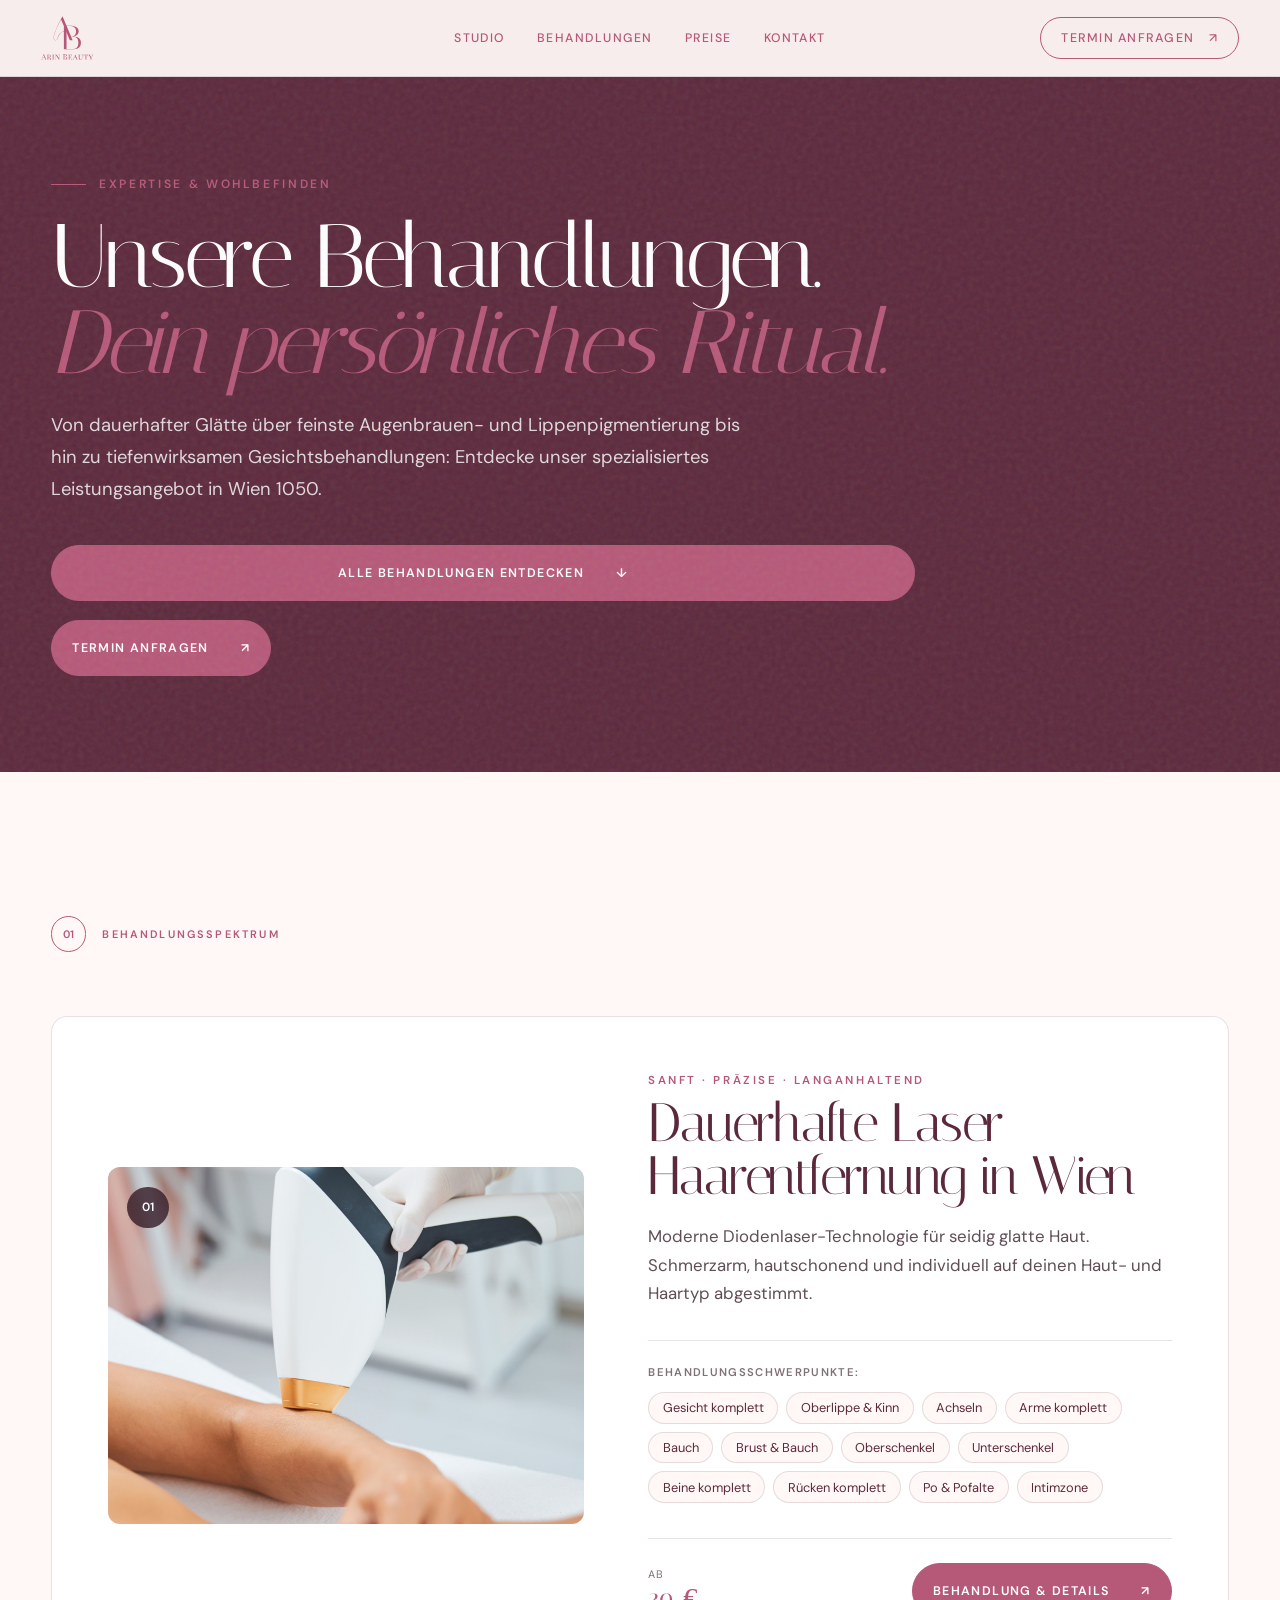
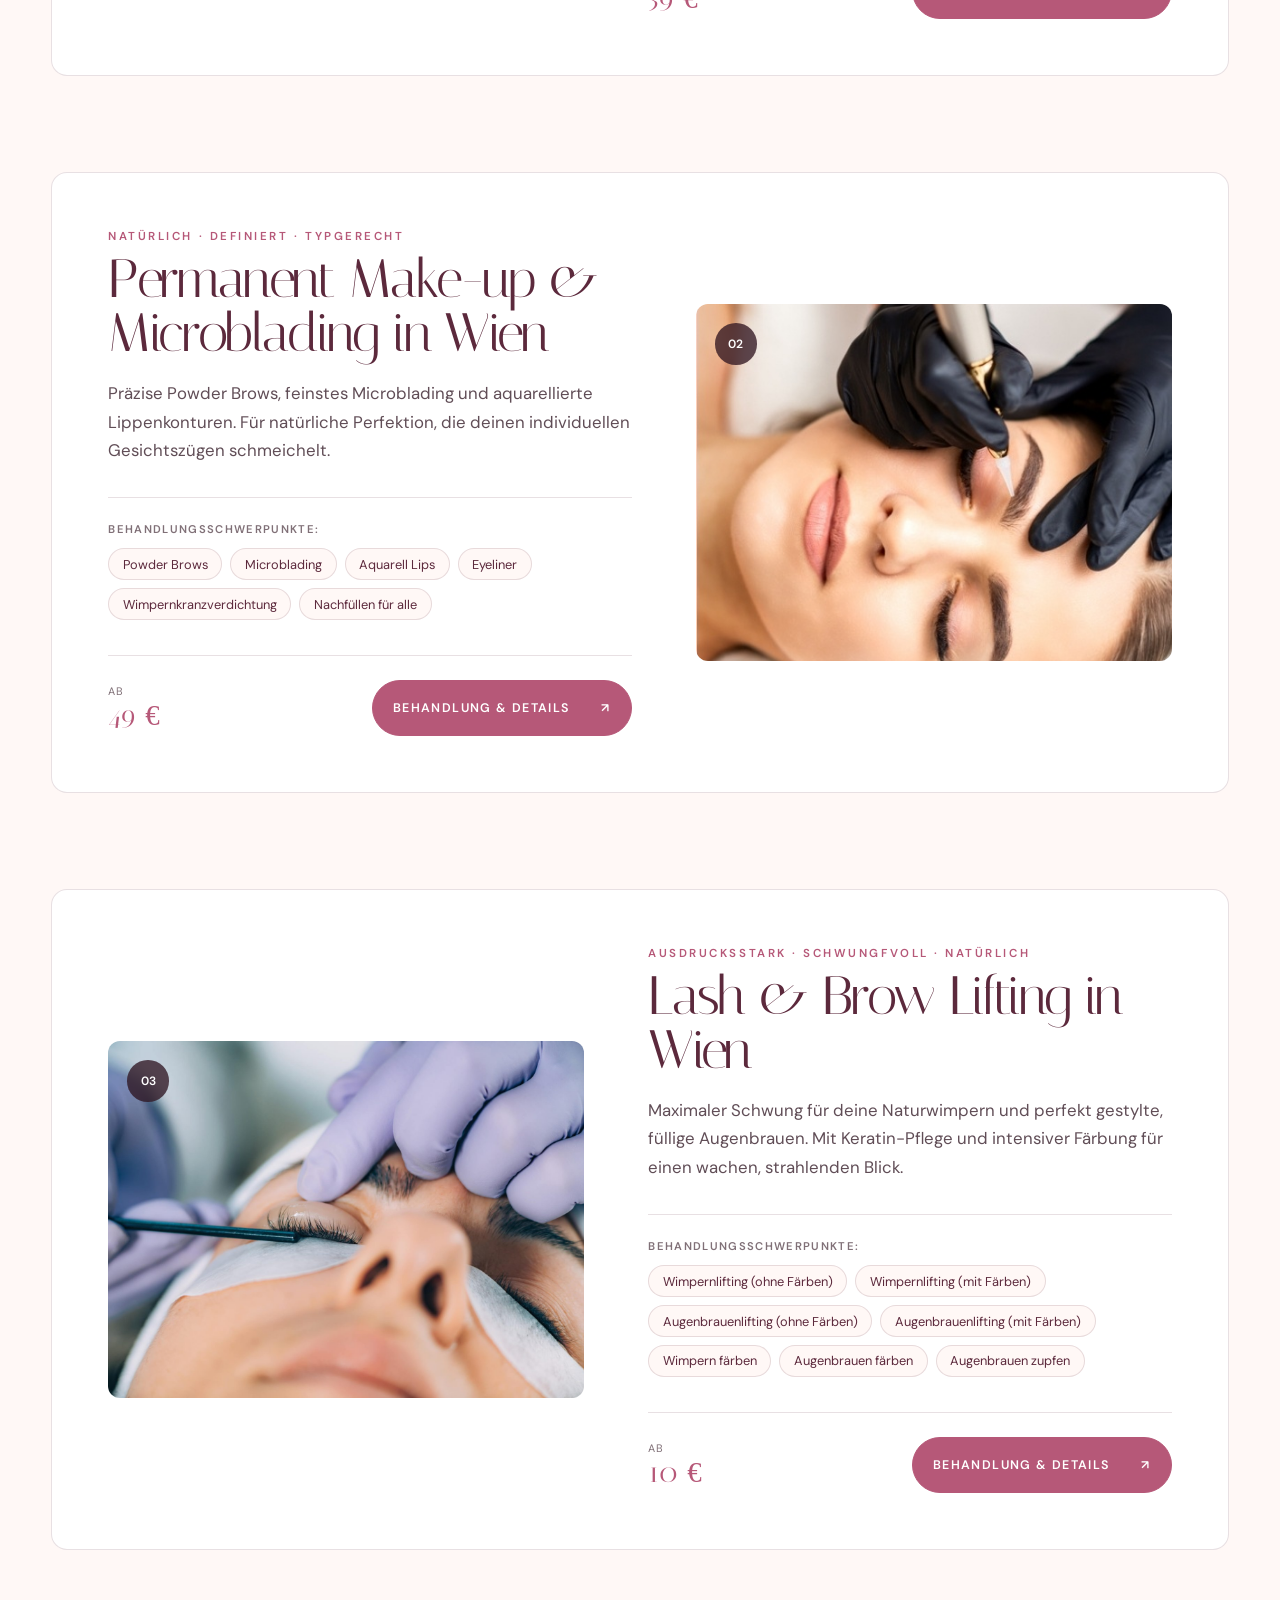
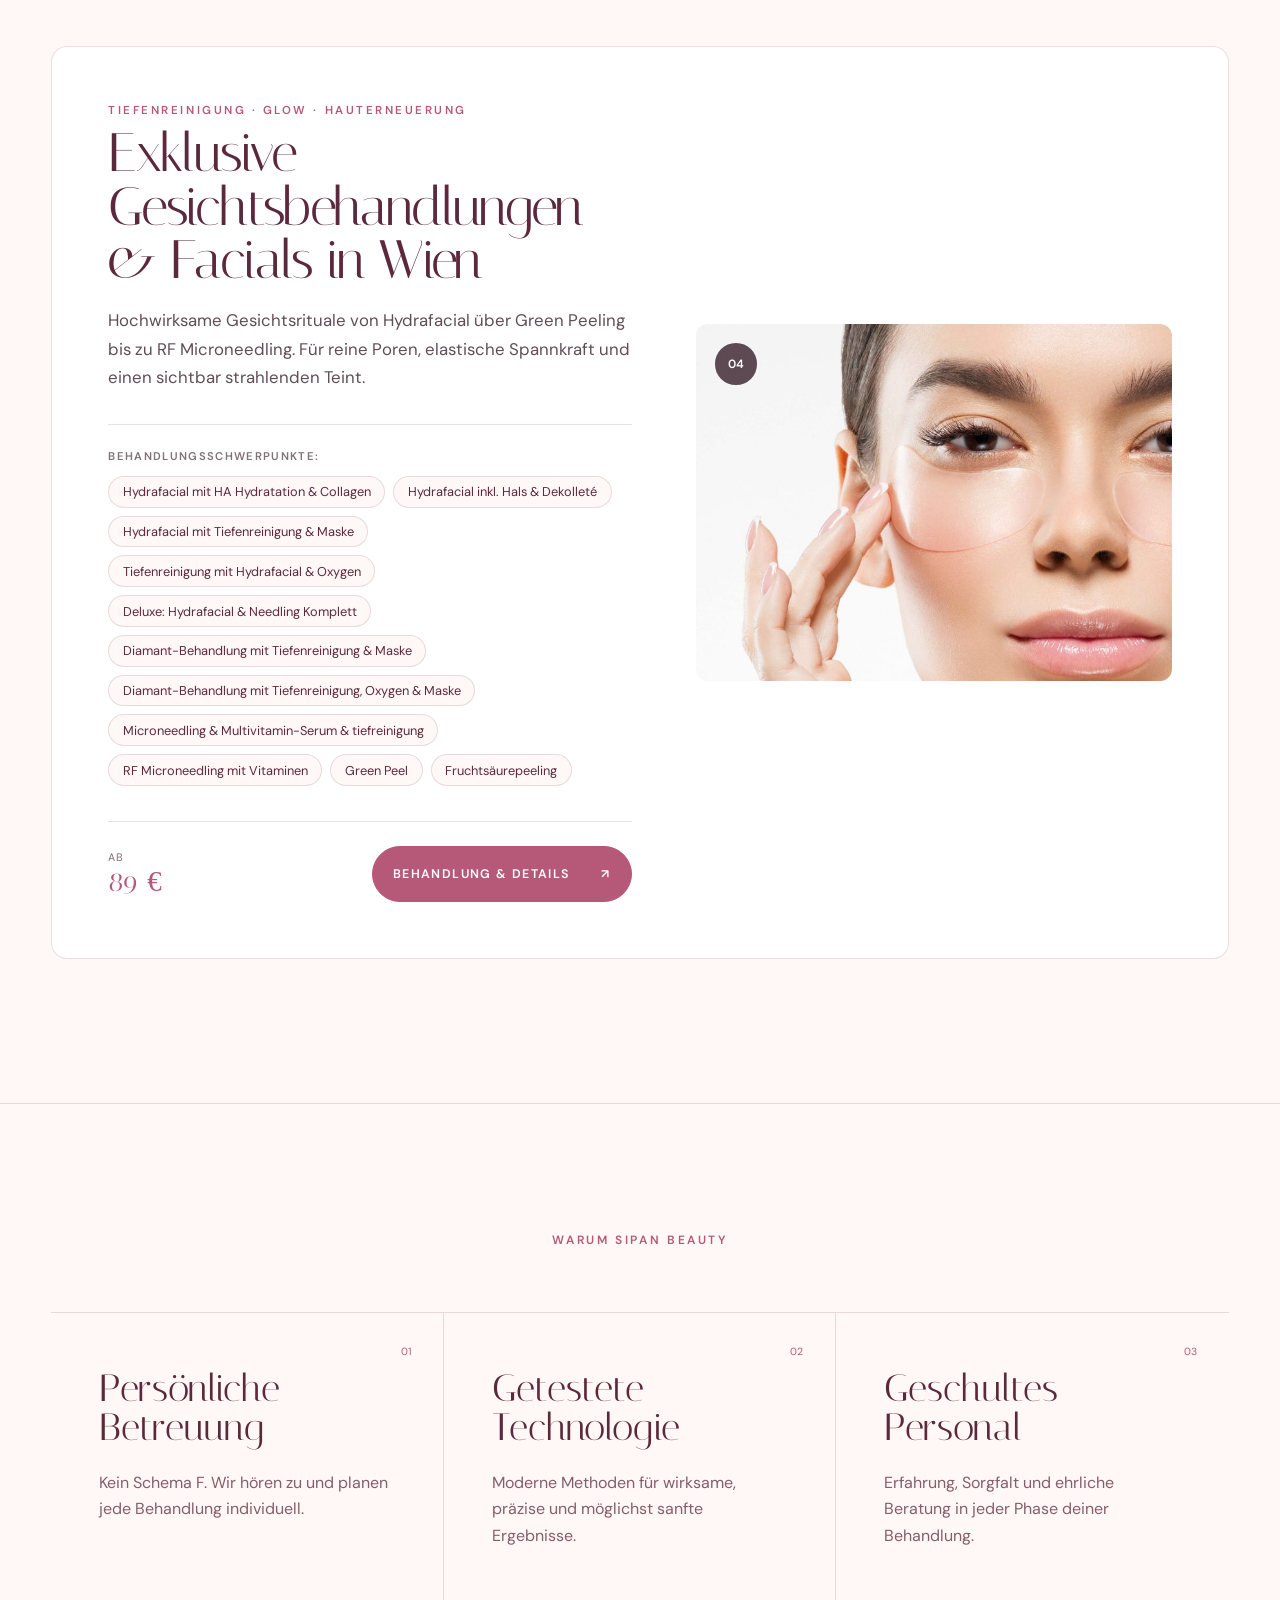
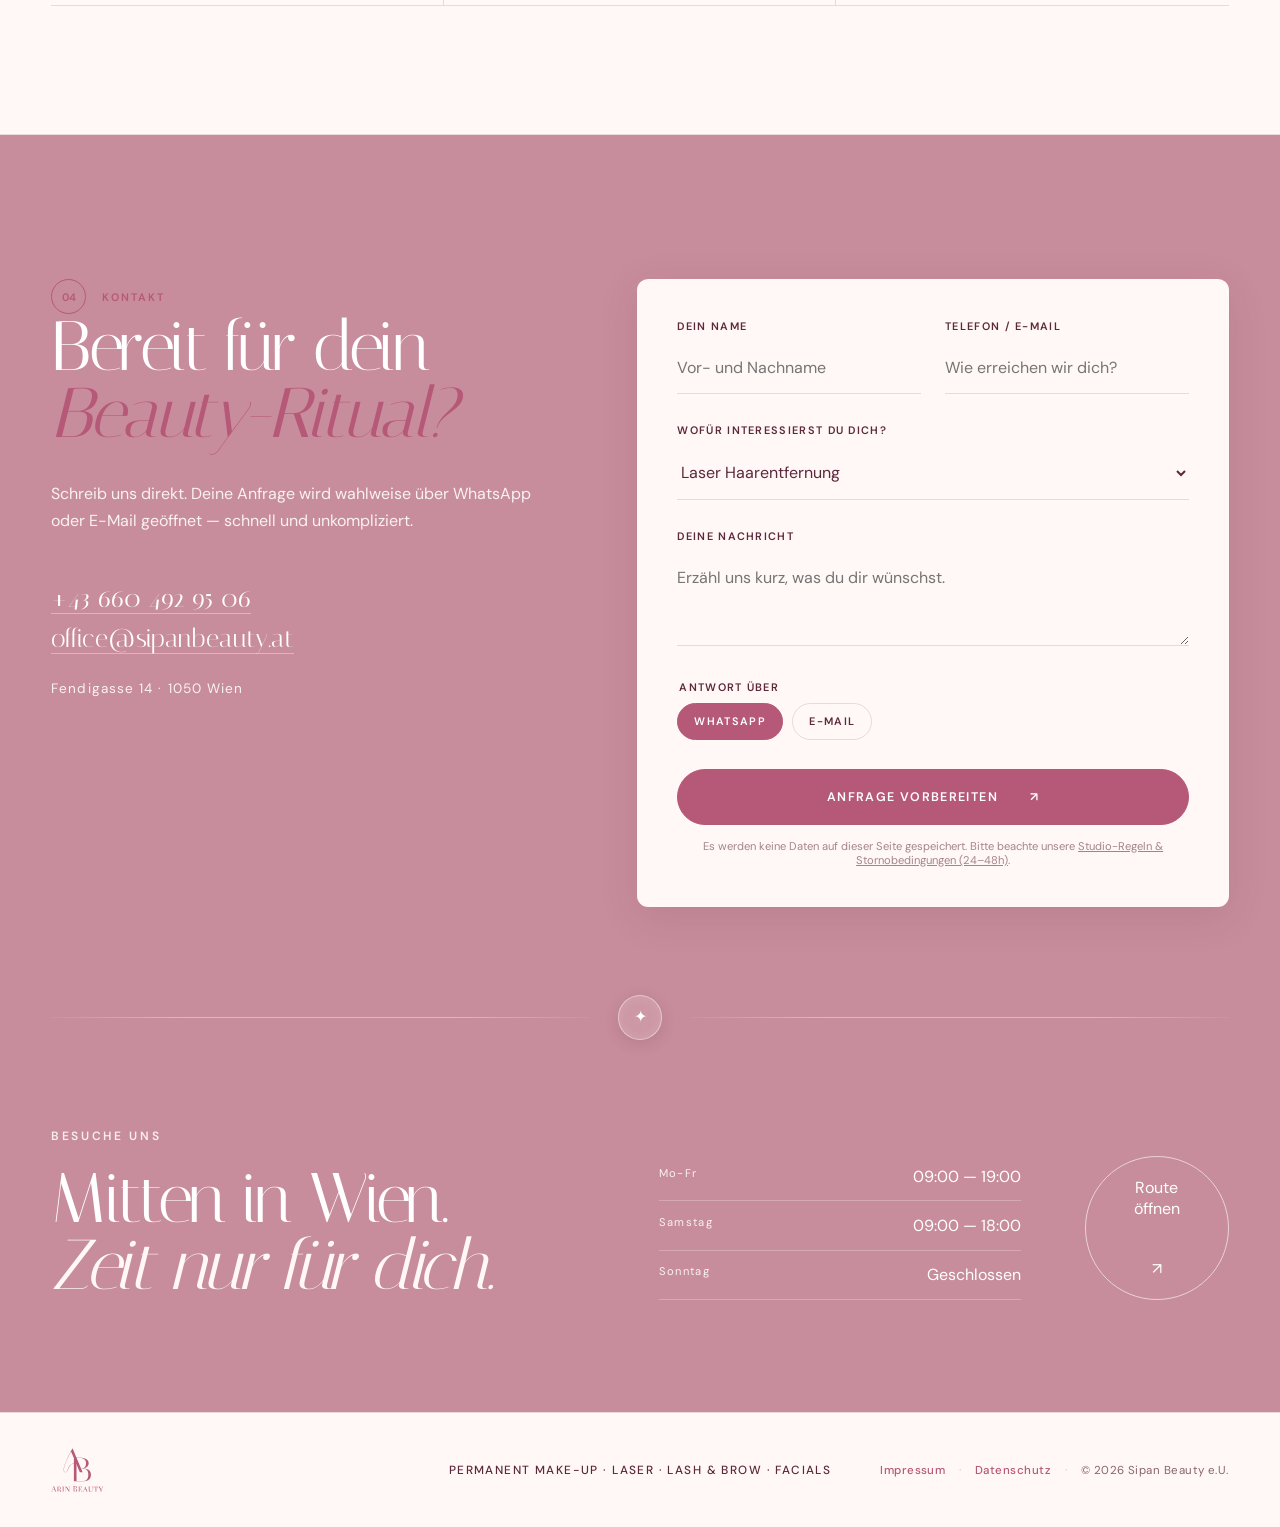
<file: behandlungen/index.html>
<!doctype html>
<html lang="de">
  <head>
    <meta charset="utf-8" />
    <meta name="viewport" content="width=device-width, initial-scale=1" />
    <title>Behandlungen &amp; Rituale — Sipan Beauty Studio Wien</title>
    <meta
      name="description"
      content="Alle Behandlungen bei Sipan Beauty in 1050 Wien im Überblick: Laser-Haarentfernung, Permanent Make-up, Lash &#38; Brow Lifting und Gesichtsbehandlungen."
    />
    <meta name="theme-color" content="#2b111d" />
    <link rel="canonical" href="https://sipanbeauty.at/behandlungen/" />
    <!-- Open Graph / Facebook -->
    <meta property="og:type" content="website" />
    <meta property="og:url" content="https://sipanbeauty.at/behandlungen/" />
    <meta
      property="og:title"
      content="Behandlungen &#38; Rituale — Sipan Beauty Studio Wien"
    />
    <meta
      property="og:description"
      content="Alle Behandlungen bei Sipan Beauty in 1050 Wien im Überblick: Laser-Haarentfernung, Permanent Make-up, Lash &#38; Brow Lifting und Gesichtsbehandlungen."
    />
    <meta
      property="og:image"
      content="https://sipanbeauty.at/images/laser.jpg"
    />
    <meta property="og:locale" content="de_AT" />
    <!-- Twitter -->
    <meta name="twitter:card" content="summary_large_image" />
    <meta name="twitter:url" content="https://sipanbeauty.at/behandlungen/" />
    <meta
      name="twitter:title"
      content="Behandlungen &#38; Rituale — Sipan Beauty Studio Wien"
    />
    <meta
      name="twitter:description"
      content="Alle Behandlungen bei Sipan Beauty in 1050 Wien im Überblick: Laser-Haarentfernung, Permanent Make-up, Lash &#38; Brow Lifting und Gesichtsbehandlungen."
    />
    <meta
      name="twitter:image"
      content="https://sipanbeauty.at/images/laser.jpg"
    />
    <!-- Fonts & Preconnect -->
    <link rel="preconnect" href="https://fonts.googleapis.com" />
    <link rel="preconnect" href="https://fonts.gstatic.com" crossorigin />
    <link
      href="https://fonts.googleapis.com/css2?family=DM+Sans:wght@400;500;600&family=Italiana&display=swap"
      rel="stylesheet"
    />
    <!-- Favicon -->
    <link
      rel="icon"
      type="image/svg+xml"
      href="data:image/svg+xml,%3Csvg xmlns='http://www.w3.org/2000/svg' viewBox='0 0 64 64'%3E%3Crect width='64' height='64' rx='32' fill='%23f4b7ca'/%3E%3Cpath d='M18 45 30 17h4l12 28h-7l-2.5-6H27.2l-2.4 6h-6.8Zm11.5-12h4.8L32 27l-2.5 6Z' fill='%232b111d'/%3E%3C/svg%3E"
    />
    <!-- Local Business Schema for SEO -->
    <script type="application/ld+json">
      {
        "@context": "https://schema.org",
        "@type": "HealthAndBeautyBusiness",
        "name": "Sipan Beauty",
        "url": "https://sipanbeauty.at",
        "logo": "https://sipanbeauty.at/images/clinic-logo.svg",
        "image": "https://sipanbeauty.at/images/laser.jpg",
        "description": "Alle Behandlungen bei Sipan Beauty in 1050 Wien im Überblick: Laser-Haarentfernung, Permanent Make-up, Lash & Brow Lifting und Gesichtsbehandlungen.",
        "telephone": "+436604929506",
        "priceRange": "€€",
        "address": {
          "@type": "PostalAddress",
          "streetAddress": "Fendigasse 14",
          "addressLocality": "Wien",
          "postalCode": "1050",
          "addressCountry": "AT"
        },
        "geo": {
          "@type": "GeoCoordinates",
          "latitude": 48.1834,
          "longitude": 16.3571
        },
        "openingHoursSpecification": [
          {
            "@type": "OpeningHoursSpecification",
            "dayOfWeek": [
              "Monday",
              "Tuesday",
              "Wednesday",
              "Thursday",
              "Friday"
            ],
            "opens": "09:00",
            "closes": "19:00"
          },
          {
            "@type": "OpeningHoursSpecification",
            "dayOfWeek": "Saturday",
            "opens": "09:00",
            "closes": "18:00"
          }
        ],
        "sameAs": ["https://www.instagram.com/sipanbeauty.at/"]
      }
    </script>
    <link rel="stylesheet" href="../_astro/_service_.DcyjNBuE.css" />
    <link rel="stylesheet" href="../_astro/behandlungen.DnwA8WPB.css" />
  </head>
  <body>
    <a class="skip-link" href="index.html#main">Zum Inhalt springen</a>
    <div class="cursor-glow" aria-hidden="true"></div>
    <header class="site-header" id="site-header">
      <a class="brand" href="../index.html" aria-label="Sipan Beauty Startseite">
        <svg
          xmlns="http://www.w3.org/2000/svg"
          xmlns:xlink="http://www.w3.org/1999/xlink"
          width="auto"
          height="44"
          class="clinic-logo"
          aria-hidden="true"
          viewBox="25 60 325 272"
          preserveAspectRatio="xMidYMid meet"
        >
          <defs><g></g></defs>
          <g fill="currentColor" fill-opacity="1">
            <g transform="translate(95.556233, 209.247886)">
              <g>
                <path
                  d="M 107.566406 0 L 124.910156 0 L 63.175781 -145.761719 L 61.730469 -145.761719 C 46.039062 -119.128906 27.460938 -81.550781 16.515625 -52.027344 C 11.5625 -38.816406 8.671875 -27.253906 7.640625 -18.167969 C 6.605469 -8.878906 8.878906 -2.683594 14.453125 -0.207031 C 15.898438 1.03125 16.515625 1.03125 17.753906 1.238281 C 27.046875 1.652344 30.554688 -5.988281 34.480469 -16.308594 C 41.085938 -31.382812 49.136719 -52.648438 84.234375 -55.949219 Z M 83.617188 -57.394531 C 47.898438 -53.886719 39.640625 -32.207031 32.828125 -16.722656 C 29.523438 -7.226562 26.21875 0 17.960938 -0.621094 C 16.929688 -1.238281 16.308594 -1.238281 15.070312 -1.652344 C 10.117188 -3.304688 8.671875 -9.703125 9.085938 -18.167969 C 10.117188 -27.046875 13.007812 -38.402344 17.960938 -51.617188 C 26.632812 -75.566406 40.671875 -103.644531 53.265625 -128.007812 Z M 83.617188 -57.394531 "
                ></path>
              </g>
            </g>
          </g>
          <g fill="currentColor" fill-opacity="1">
            <g transform="translate(159.251214, 266.327521)">
              <g>
                <path
                  d="M 68.339844 -80.3125 C 85.0625 -83.824219 98.6875 -94.144531 98.6875 -112.726562 C 98.6875 -136.472656 73.914062 -145.761719 42.945312 -145.761719 L 7.226562 -145.761719 L 7.226562 0 L 56.15625 0 C 87.953125 -0.207031 112.726562 -7.226562 112.726562 -40.464844 C 112.726562 -69.785156 94.351562 -78.457031 68.339844 -80.3125 Z M 96.625 -40.464844 C 96.625 -3.304688 73.085938 -1.652344 54.503906 -1.652344 L 23.535156 -1.652344 L 23.535156 -115 C 25.1875 -106.945312 27.664062 -99.925781 31.382812 -94.351562 C 37.371094 -84.855469 46.453125 -79.28125 56.15625 -79.28125 C 74.121094 -79.28125 96.625 -77.421875 96.625 -40.464844 Z M 82.585938 -112.726562 C 82.585938 -90.222656 69.992188 -80.933594 56.15625 -80.933594 C 46.867188 -80.933594 38.816406 -86.09375 33.035156 -95.386719 C 27.046875 -104.054688 23.535156 -116.445312 23.535156 -130.691406 L 23.535156 -144.316406 L 42.945312 -144.316406 C 62.765625 -144.316406 82.585938 -136.265625 82.585938 -112.726562 Z M 82.585938 -112.726562 "
                ></path>
              </g>
            </g>
          </g>
          <g fill="currentColor" fill-opacity="1">
            <g transform="translate(27.166863, 329.665023)">
              <g>
                <path
                  d="M 27.59375 -4.09375 C 28.363281 -2.082031 29.484375 -1.039062 30.953125 -0.96875 L 30.953125 0 C 29.648438 -0.09375 27.910156 -0.140625 25.734375 -0.140625 C 22.953125 -0.140625 20.878906 -0.09375 19.515625 0 L 19.515625 -0.96875 C 20.742188 -1.039062 21.625 -1.195312 22.15625 -1.4375 C 22.695312 -1.675781 22.96875 -2.117188 22.96875 -2.765625 C 22.96875 -3.316406 22.769531 -4.082031 22.375 -5.0625 L 19.40625 -13.046875 L 7.640625 -13.046875 L 5.640625 -7.875 C 4.992188 -6.125 4.671875 -4.796875 4.671875 -3.890625 C 4.671875 -2.890625 5.019531 -2.160156 5.71875 -1.703125 C 6.414062 -1.242188 7.476562 -1 8.90625 -0.96875 L 8.90625 0 C 7.050781 -0.09375 5.1875 -0.140625 3.3125 -0.140625 C 1.851562 -0.140625 0.632812 -0.09375 -0.34375 0 L -0.34375 -0.96875 C 1.28125 -1.363281 2.5625 -2.773438 3.5 -5.203125 L 14.9375 -34.6875 L 15.71875 -34.6875 Z M 19.03125 -14.015625 L 13.578125 -28.5625 L 8.03125 -14.015625 Z M 19.03125 -14.015625 "
                ></path>
              </g>
            </g>
          </g>
          <g fill="currentColor" fill-opacity="1">
            <g transform="translate(59.605397, 329.665023)">
              <g>
                <path
                  d="M 30.75 -2.046875 C 30.132812 -1.171875 29.425781 -0.492188 28.625 -0.015625 C 27.832031 0.453125 26.882812 0.6875 25.78125 0.6875 C 23.0625 0.6875 21.394531 -0.546875 20.78125 -3.015625 L 19.265625 -9.09375 C 18.816406 -10.914062 18.144531 -12.132812 17.25 -12.75 C 16.351562 -13.363281 15.03125 -13.671875 13.28125 -13.671875 L 10.515625 -13.671875 L 10.515625 -5.15625 C 10.515625 -3.925781 10.609375 -3.035156 10.796875 -2.484375 C 10.992188 -1.929688 11.359375 -1.554688 11.890625 -1.359375 C 12.429688 -1.171875 13.285156 -1.039062 14.453125 -0.96875 L 14.453125 0 C 12.960938 -0.09375 10.898438 -0.140625 8.265625 -0.140625 C 5.484375 -0.140625 3.410156 -0.09375 2.046875 0 L 2.046875 -0.96875 C 3.210938 -1.039062 4.0625 -1.171875 4.59375 -1.359375 C 5.132812 -1.554688 5.5 -1.929688 5.6875 -2.484375 C 5.882812 -3.035156 5.984375 -3.925781 5.984375 -5.15625 L 5.984375 -24.421875 C 5.984375 -25.660156 5.882812 -26.550781 5.6875 -27.09375 C 5.5 -27.644531 5.132812 -28.019531 4.59375 -28.21875 C 4.0625 -28.414062 3.210938 -28.546875 2.046875 -28.609375 L 2.046875 -29.578125 C 3.410156 -29.484375 5.390625 -29.4375 7.984375 -29.4375 L 12.9375 -29.484375 C 13.488281 -29.515625 14.125 -29.53125 14.84375 -29.53125 C 18.476562 -29.53125 21.257812 -28.847656 23.1875 -27.484375 C 25.113281 -26.128906 26.078125 -24.363281 26.078125 -22.1875 C 26.078125 -20.300781 25.320312 -18.578125 23.8125 -17.015625 C 22.3125 -15.460938 19.835938 -14.476562 16.390625 -14.0625 C 17.046875 -14 17.597656 -13.929688 18.046875 -13.859375 C 19.765625 -13.609375 21.125 -13.09375 22.125 -12.3125 C 23.132812 -11.53125 23.851562 -10.28125 24.28125 -8.5625 L 25.34375 -4.140625 C 25.601562 -3.003906 25.882812 -2.195312 26.1875 -1.71875 C 26.5 -1.25 26.898438 -1.015625 27.390625 -1.015625 C 28.203125 -1.015625 29.09375 -1.566406 30.0625 -2.671875 Z M 13.625 -28.609375 C 12.75 -28.609375 12.09375 -28.492188 11.65625 -28.265625 C 11.21875 -28.035156 10.914062 -27.628906 10.75 -27.046875 C 10.59375 -26.460938 10.515625 -25.585938 10.515625 -24.421875 L 10.515625 -14.640625 L 13.765625 -14.640625 C 16.617188 -14.640625 18.570312 -15.25 19.625 -16.46875 C 20.6875 -17.6875 21.21875 -19.414062 21.21875 -21.65625 C 21.21875 -23.988281 20.625 -25.726562 19.4375 -26.875 C 18.25 -28.03125 16.3125 -28.609375 13.625 -28.609375 Z M 13.625 -28.609375 "
                ></path>
              </g>
            </g>
          </g>
          <g fill="currentColor" fill-opacity="1">
            <g transform="translate(91.75214, 329.665023)">
              <g>
                <path
                  d="M 14.453125 -28.609375 C 13.285156 -28.546875 12.429688 -28.414062 11.890625 -28.21875 C 11.359375 -28.019531 10.992188 -27.644531 10.796875 -27.09375 C 10.609375 -26.550781 10.515625 -25.660156 10.515625 -24.421875 L 10.515625 -5.15625 C 10.515625 -3.925781 10.609375 -3.035156 10.796875 -2.484375 C 10.992188 -1.929688 11.359375 -1.554688 11.890625 -1.359375 C 12.429688 -1.171875 13.285156 -1.039062 14.453125 -0.96875 L 14.453125 0 C 12.960938 -0.09375 10.898438 -0.140625 8.265625 -0.140625 C 5.484375 -0.140625 3.410156 -0.09375 2.046875 0 L 2.046875 -0.96875 C 3.210938 -1.039062 4.0625 -1.171875 4.59375 -1.359375 C 5.132812 -1.554688 5.5 -1.929688 5.6875 -2.484375 C 5.882812 -3.035156 5.984375 -3.925781 5.984375 -5.15625 L 5.984375 -24.421875 C 5.984375 -25.660156 5.882812 -26.550781 5.6875 -27.09375 C 5.5 -27.644531 5.132812 -28.019531 4.59375 -28.21875 C 4.0625 -28.414062 3.210938 -28.546875 2.046875 -28.609375 L 2.046875 -29.578125 C 3.410156 -29.484375 5.484375 -29.4375 8.265625 -29.4375 C 10.859375 -29.4375 12.921875 -29.484375 14.453125 -29.578125 Z M 14.453125 -28.609375 "
                ></path>
              </g>
            </g>
          </g>
          <g fill="currentColor" fill-opacity="1">
            <g transform="translate(110.038642, 329.665023)">
              <g>
                <path
                  d="M 31.625 -28.609375 C 30.488281 -28.546875 29.644531 -28.375 29.09375 -28.09375 C 28.539062 -27.820312 28.164062 -27.367188 27.96875 -26.734375 C 27.78125 -26.097656 27.6875 -25.164062 27.6875 -23.9375 L 27.6875 0.25 L 26.5625 0.25 L 7.109375 -26.71875 L 7.109375 -5.640625 C 7.109375 -4.378906 7.210938 -3.4375 7.421875 -2.8125 C 7.628906 -2.195312 8.039062 -1.753906 8.65625 -1.484375 C 9.269531 -1.210938 10.226562 -1.039062 11.53125 -0.96875 L 11.53125 0 C 10.363281 -0.09375 8.707031 -0.140625 6.5625 -0.140625 C 4.625 -0.140625 3.117188 -0.09375 2.046875 0 L 2.046875 -0.96875 C 3.179688 -1.039062 4.023438 -1.210938 4.578125 -1.484375 C 5.128906 -1.753906 5.5 -2.207031 5.6875 -2.84375 C 5.882812 -3.476562 5.984375 -4.410156 5.984375 -5.640625 L 5.984375 -24.421875 C 5.984375 -25.660156 5.882812 -26.550781 5.6875 -27.09375 C 5.5 -27.644531 5.132812 -28.019531 4.59375 -28.21875 C 4.0625 -28.414062 3.210938 -28.546875 2.046875 -28.609375 L 2.046875 -29.578125 C 3.117188 -29.484375 4.625 -29.4375 6.5625 -29.4375 C 8.320312 -29.4375 9.816406 -29.484375 11.046875 -29.578125 L 26.5625 -7.984375 L 26.5625 -23.9375 C 26.5625 -25.207031 26.457031 -26.148438 26.25 -26.765625 C 26.039062 -27.378906 25.625 -27.820312 25 -28.09375 C 24.382812 -28.375 23.429688 -28.546875 22.140625 -28.609375 L 22.140625 -29.578125 C 23.304688 -29.484375 24.957031 -29.4375 27.09375 -29.4375 C 29.039062 -29.4375 30.550781 -29.484375 31.625 -29.578125 Z M 31.625 -28.609375 "
                ></path>
              </g>
            </g>
          </g>
          <g fill="currentColor" fill-opacity="1">
            <g transform="translate(145.151962, 329.665023)"><g></g></g>
          </g>
          <g fill="currentColor" fill-opacity="1">
            <g transform="translate(159.06155, 329.665023)">
              <g>
                <path
                  d="M 18.203125 -18.203125 C 21.765625 -17.710938 24.304688 -16.679688 25.828125 -15.109375 C 27.359375 -13.535156 28.125 -11.644531 28.125 -9.4375 C 28.125 -7.59375 27.648438 -5.957031 26.703125 -4.53125 C 25.765625 -3.101562 24.421875 -1.988281 22.671875 -1.1875 C 20.921875 -0.394531 18.847656 0 16.453125 0 C 15.566406 0 14.816406 -0.015625 14.203125 -0.046875 C 12.128906 -0.109375 10.085938 -0.140625 8.078125 -0.140625 C 5.421875 -0.140625 3.410156 -0.09375 2.046875 0 L 2.046875 -0.96875 C 3.210938 -1.039062 4.0625 -1.171875 4.59375 -1.359375 C 5.132812 -1.554688 5.5 -1.929688 5.6875 -2.484375 C 5.882812 -3.035156 5.984375 -3.925781 5.984375 -5.15625 L 5.984375 -29.296875 C 5.984375 -30.523438 5.882812 -31.414062 5.6875 -31.96875 C 5.5 -32.519531 5.132812 -32.890625 4.59375 -33.078125 C 4.0625 -33.273438 3.210938 -33.40625 2.046875 -33.46875 L 2.046875 -34.453125 C 3.410156 -34.347656 5.390625 -34.296875 7.984375 -34.296875 L 13.234375 -34.34375 C 13.847656 -34.382812 14.546875 -34.40625 15.328125 -34.40625 C 18.640625 -34.40625 21.175781 -33.707031 22.9375 -32.3125 C 24.707031 -30.914062 25.59375 -29.066406 25.59375 -26.765625 C 25.59375 -24.878906 25 -23.191406 23.8125 -21.703125 C 22.632812 -20.210938 20.765625 -19.078125 18.203125 -18.296875 Z M 14.109375 -33.46875 C 13.109375 -33.46875 12.351562 -33.351562 11.84375 -33.125 C 11.34375 -32.90625 10.992188 -32.503906 10.796875 -31.921875 C 10.609375 -31.335938 10.515625 -30.460938 10.515625 -29.296875 L 10.515625 -18.296875 L 13.765625 -18.296875 C 16.429688 -18.296875 18.289062 -19.015625 19.34375 -20.453125 C 20.394531 -21.898438 20.921875 -23.820312 20.921875 -26.21875 C 20.921875 -28.65625 20.382812 -30.472656 19.3125 -31.671875 C 18.238281 -32.867188 16.503906 -33.46875 14.109375 -33.46875 Z M 14.15625 -1.125 C 20.21875 -1.125 23.25 -3.960938 23.25 -9.640625 C 23.25 -12.203125 22.5625 -14.144531 21.1875 -15.46875 C 19.8125 -16.800781 17.613281 -17.46875 14.59375 -17.46875 L 10.515625 -17.46875 L 10.515625 -5.15625 C 10.515625 -3.988281 10.609375 -3.128906 10.796875 -2.578125 C 10.992188 -2.023438 11.34375 -1.644531 11.84375 -1.4375 C 12.351562 -1.226562 13.125 -1.125 14.15625 -1.125 Z M 14.15625 -1.125 "
                ></path>
              </g>
            </g>
          </g>
          <g fill="currentColor" fill-opacity="1">
            <g transform="translate(191.159652, 329.665023)">
              <g>
                <path
                  d="M 25.984375 -5.734375 C 25.984375 -4.054688 26.097656 -2.144531 26.328125 0 C 24.210938 -0.09375 20.660156 -0.140625 15.671875 -0.140625 C 9.671875 -0.140625 5.128906 -0.09375 2.046875 0 L 2.046875 -0.96875 C 3.210938 -1.039062 4.0625 -1.171875 4.59375 -1.359375 C 5.132812 -1.554688 5.5 -1.929688 5.6875 -2.484375 C 5.882812 -3.035156 5.984375 -3.925781 5.984375 -5.15625 L 5.984375 -24.421875 C 5.984375 -25.660156 5.882812 -26.550781 5.6875 -27.09375 C 5.5 -27.644531 5.132812 -28.019531 4.59375 -28.21875 C 4.0625 -28.414062 3.210938 -28.546875 2.046875 -28.609375 L 2.046875 -29.578125 C 5.128906 -29.484375 9.671875 -29.4375 15.671875 -29.4375 C 20.210938 -29.4375 23.4375 -29.484375 25.34375 -29.578125 C 25.125 -27.628906 25.015625 -25.878906 25.015625 -24.328125 C 25.015625 -23.066406 25.0625 -22.0625 25.15625 -21.3125 L 24.03125 -21.3125 C 23.8125 -23.96875 23.253906 -25.820312 22.359375 -26.875 C 21.460938 -27.9375 20.007812 -28.46875 18 -28.46875 L 14.453125 -28.46875 C 13.285156 -28.46875 12.429688 -28.375 11.890625 -28.1875 C 11.359375 -28.007812 10.992188 -27.644531 10.796875 -27.09375 C 10.609375 -26.550781 10.515625 -25.660156 10.515625 -24.421875 L 10.515625 -15.375 L 14.546875 -15.375 C 15.585938 -15.375 16.382812 -15.640625 16.9375 -16.171875 C 17.488281 -16.710938 17.859375 -17.296875 18.046875 -17.921875 C 18.242188 -18.554688 18.425781 -19.363281 18.59375 -20.34375 L 19.703125 -20.34375 C 19.609375 -19.238281 19.5625 -18.035156 19.5625 -16.734375 L 19.5625 -14.890625 C 19.5625 -13.617188 19.660156 -11.800781 19.859375 -9.4375 L 18.734375 -9.4375 C 18.535156 -11 18.160156 -12.21875 17.609375 -13.09375 C 17.054688 -13.96875 16.035156 -14.40625 14.546875 -14.40625 L 10.515625 -14.40625 L 10.515625 -5.15625 C 10.515625 -3.925781 10.609375 -3.035156 10.796875 -2.484375 C 10.992188 -1.929688 11.359375 -1.566406 11.890625 -1.390625 C 12.429688 -1.210938 13.285156 -1.125 14.453125 -1.125 L 18 -1.125 C 19.625 -1.125 20.90625 -1.378906 21.84375 -1.890625 C 22.78125 -2.410156 23.492188 -3.242188 23.984375 -4.390625 C 24.472656 -5.546875 24.816406 -7.164062 25.015625 -9.25 L 26.125 -9.25 C 26.03125 -8.375 25.984375 -7.203125 25.984375 -5.734375 Z M 25.984375 -5.734375 "
                ></path>
              </g>
            </g>
          </g>
          <g fill="currentColor" fill-opacity="1">
            <g transform="translate(221.896042, 329.665023)">
              <g>
                <path
                  d="M 26.765625 -4.09375 C 27.640625 -2.082031 28.757812 -1.039062 30.125 -0.96875 L 30.125 0 C 28.820312 -0.09375 27.082031 -0.140625 24.90625 -0.140625 C 22.125 -0.140625 20.050781 -0.09375 18.6875 0 L 18.6875 -0.96875 C 19.882812 -1.039062 20.765625 -1.203125 21.328125 -1.453125 C 21.898438 -1.710938 22.1875 -2.148438 22.1875 -2.765625 C 22.1875 -3.285156 21.957031 -4.050781 21.5 -5.0625 L 19.03125 -10.609375 L 7.203125 -10.609375 L 5.546875 -6.953125 C 4.992188 -5.691406 4.71875 -4.65625 4.71875 -3.84375 C 4.71875 -3 5.015625 -2.34375 5.609375 -1.875 C 6.210938 -1.40625 7.179688 -1.101562 8.515625 -0.96875 L 8.515625 0 C 7.546875 -0.09375 6.070312 -0.140625 4.09375 -0.140625 C 2.113281 -0.140625 0.703125 -0.09375 -0.140625 0 L -0.140625 -0.96875 C 0.734375 -1.195312 1.476562 -1.691406 2.09375 -2.453125 C 2.707031 -3.210938 3.289062 -4.226562 3.84375 -5.5 L 14.59375 -29.828125 L 15.375 -29.828125 Z M 18.640625 -11.578125 L 13.140625 -23.9375 L 7.59375 -11.578125 Z M 18.640625 -11.578125 "
                ></path>
              </g>
            </g>
          </g>
          <g fill="currentColor" fill-opacity="1">
            <g transform="translate(253.653727, 329.665023)">
              <g>
                <path
                  d="M 30.796875 -28.609375 C 29.660156 -28.546875 28.816406 -28.375 28.265625 -28.09375 C 27.710938 -27.820312 27.335938 -27.367188 27.140625 -26.734375 C 26.953125 -26.097656 26.859375 -25.164062 26.859375 -23.9375 L 26.859375 -13.1875 C 26.859375 -10.945312 26.703125 -9.039062 26.390625 -7.46875 C 26.085938 -5.894531 25.578125 -4.523438 24.859375 -3.359375 C 24.085938 -2.128906 22.960938 -1.144531 21.484375 -0.40625 C 20.003906 0.320312 18.328125 0.6875 16.453125 0.6875 C 13.109375 0.6875 10.546875 -0.0234375 8.765625 -1.453125 C 7.335938 -2.722656 6.378906 -4.164062 5.890625 -5.78125 C 5.398438 -7.40625 5.15625 -9.828125 5.15625 -13.046875 L 5.15625 -24.421875 C 5.15625 -25.660156 5.054688 -26.550781 4.859375 -27.09375 C 4.671875 -27.644531 4.304688 -28.019531 3.765625 -28.21875 C 3.234375 -28.414062 2.382812 -28.546875 1.21875 -28.609375 L 1.21875 -29.578125 C 2.582031 -29.484375 4.65625 -29.4375 7.4375 -29.4375 C 10.039062 -29.4375 12.101562 -29.484375 13.625 -29.578125 L 13.625 -28.609375 C 12.457031 -28.546875 11.601562 -28.414062 11.0625 -28.21875 C 10.53125 -28.019531 10.164062 -27.644531 9.96875 -27.09375 C 9.78125 -26.550781 9.6875 -25.660156 9.6875 -24.421875 L 9.6875 -12.21875 C 9.6875 -9.8125 9.847656 -7.820312 10.171875 -6.25 C 10.492188 -4.675781 11.179688 -3.410156 12.234375 -2.453125 C 13.285156 -1.492188 14.835938 -1.015625 16.890625 -1.015625 C 20.128906 -1.015625 22.410156 -2.035156 23.734375 -4.078125 C 25.066406 -6.128906 25.734375 -8.988281 25.734375 -12.65625 L 25.734375 -23.9375 C 25.734375 -25.6875 25.414062 -26.882812 24.78125 -27.53125 C 24.15625 -28.1875 23 -28.546875 21.3125 -28.609375 L 21.3125 -29.578125 C 22.476562 -29.484375 24.132812 -29.4375 26.28125 -29.4375 C 28.21875 -29.4375 29.722656 -29.484375 30.796875 -29.578125 Z M 30.796875 -28.609375 "
                ></path>
              </g>
            </g>
          </g>
          <g fill="currentColor" fill-opacity="1">
            <g transform="translate(287.453981, 329.665023)">
              <g>
                <path
                  d="M 29.046875 -29.578125 C 28.816406 -27.441406 28.703125 -25.53125 28.703125 -23.84375 C 28.703125 -22.15625 28.753906 -20.828125 28.859375 -19.859375 L 27.734375 -19.859375 C 27.535156 -22.117188 27.222656 -23.847656 26.796875 -25.046875 C 26.378906 -26.253906 25.703125 -27.125 24.765625 -27.65625 C 23.828125 -28.195312 22.484375 -28.46875 20.734375 -28.46875 L 17.609375 -28.46875 L 17.609375 -5.640625 C 17.609375 -4.273438 17.738281 -3.285156 18 -2.671875 C 18.257812 -2.054688 18.710938 -1.632812 19.359375 -1.40625 C 20.015625 -1.1875 21.070312 -1.039062 22.53125 -0.96875 L 22.53125 0 C 20.84375 -0.09375 18.457031 -0.140625 15.375 -0.140625 C 12.132812 -0.140625 9.734375 -0.09375 8.171875 0 L 8.171875 -0.96875 C 9.628906 -1.039062 10.679688 -1.1875 11.328125 -1.40625 C 11.984375 -1.632812 12.441406 -2.054688 12.703125 -2.671875 C 12.960938 -3.285156 13.09375 -4.273438 13.09375 -5.640625 L 13.09375 -28.46875 L 9.96875 -28.46875 C 8.21875 -28.46875 6.875 -28.195312 5.9375 -27.65625 C 5 -27.125 4.316406 -26.253906 3.890625 -25.046875 C 3.472656 -23.847656 3.164062 -22.117188 2.96875 -19.859375 L 1.84375 -19.859375 C 1.945312 -20.890625 2 -22.21875 2 -23.84375 C 2 -25.53125 1.882812 -27.441406 1.65625 -29.578125 C 4.34375 -29.484375 8.914062 -29.4375 15.375 -29.4375 C 21.800781 -29.4375 26.359375 -29.484375 29.046875 -29.578125 Z M 29.046875 -29.578125 "
                ></path>
              </g>
            </g>
          </g>
          <g fill="currentColor" fill-opacity="1">
            <g transform="translate(319.941161, 329.665023)">
              <g>
                <path
                  d="M 23.640625 -29.390625 C 25.492188 -29.390625 26.742188 -29.453125 27.390625 -29.578125 L 27.390625 -28.5625 C 26.835938 -28.425781 26.332031 -28.113281 25.875 -27.625 C 25.425781 -27.144531 24.894531 -26.351562 24.28125 -25.25 L 16.640625 -11.578125 L 16.640625 -5.15625 C 16.640625 -3.925781 16.734375 -3.035156 16.921875 -2.484375 C 17.117188 -1.929688 17.484375 -1.554688 18.015625 -1.359375 C 18.554688 -1.171875 19.410156 -1.039062 20.578125 -0.96875 L 20.578125 0 C 19.085938 -0.09375 17.03125 -0.140625 14.40625 -0.140625 C 11.613281 -0.140625 9.535156 -0.09375 8.171875 0 L 8.171875 -0.96875 C 9.335938 -1.039062 10.1875 -1.171875 10.71875 -1.359375 C 11.257812 -1.554688 11.625 -1.929688 11.8125 -2.484375 C 12.007812 -3.035156 12.109375 -3.925781 12.109375 -5.15625 L 12.109375 -10.21875 L 2.71875 -25.84375 C 2.101562 -26.875 1.59375 -27.5625 1.1875 -27.90625 C 0.78125 -28.25 0.351562 -28.46875 -0.09375 -28.5625 L -0.09375 -29.578125 C 1.976562 -29.453125 3.40625 -29.390625 4.1875 -29.390625 C 6.425781 -29.390625 8.695312 -29.453125 11 -29.578125 L 11 -28.5625 C 9.894531 -28.5625 9.050781 -28.472656 8.46875 -28.296875 C 7.882812 -28.117188 7.59375 -27.71875 7.59375 -27.09375 C 7.59375 -26.550781 7.867188 -25.789062 8.421875 -24.8125 L 15.765625 -12.546875 L 21.796875 -23.15625 C 22.515625 -24.457031 22.875 -25.5 22.875 -26.28125 C 22.875 -27.632812 21.753906 -28.394531 19.515625 -28.5625 L 19.515625 -29.578125 C 20.710938 -29.453125 22.085938 -29.390625 23.640625 -29.390625 Z M 23.640625 -29.390625 "
                ></path>
              </g>
            </g>
          </g>
        </svg>
      </a>
      <nav class="desktop-nav" aria-label="Hauptnavigation">
        <a href="../index.html#studio">Studio</a>
        <a href="index.html" class="active">Behandlungen</a>
        <a href="../preise/index.html" class>Preise</a>
        <a href="../kontakt/index.html" class>Kontakt</a>
      </nav>
      <a class="nav-cta" href="../kontakt/index.html"
        >Termin anfragen <span>↗</span></a
      >
      <button
        class="menu-toggle"
        id="menu-toggle"
        type="button"
        aria-expanded="false"
        aria-controls="mobile-menu"
        aria-label="Menü öffnen"
      >
        <span></span><span></span>
      </button>
      <nav class="mobile-menu" id="mobile-menu" aria-label="Mobile Navigation">
        <a href="../index.html">Startseite</a>
        <a href="../index.html#studio">Studio</a>
        <a href="index.html">Behandlungen</a>
        <a href="../preise/index.html">Preise</a>
        <a href="../kontakt/index.html">Kontakt</a>
        <a class="mobile-menu-cta" href="../kontakt/index.html"
          >Termin anfragen <span>↗</span></a
        >
      </nav>
    </header>
    <script type="module">
      const t = document.getElementById("menu-toggle"),
        n = document.getElementById("mobile-menu");
      if (t && n) {
        const s = () => {
          (t.setAttribute("aria-expanded", "false"),
            t.setAttribute("aria-label", "Menü öffnen"),
            n.classList.remove("open"),
            document.body.classList.remove("menu-open"));
        };
        (t.addEventListener("click", () => {
          const e = t.getAttribute("aria-expanded") === "true";
          (t.setAttribute("aria-expanded", String(!e)),
            t.setAttribute("aria-label", e ? "Menü öffnen" : "Menü schließen"),
            n.classList.toggle("open", !e),
            document.body.classList.toggle("menu-open", !e));
        }),
          n.querySelectorAll("a").forEach((e) => {
            e.addEventListener("click", s);
          }),
          window.addEventListener("keydown", (e) => {
            e.key === "Escape" && n.classList.contains("open") && s();
          }));
      }
    </script>
    <main id="main" data-astro-cid-hdipda4m>
      <!-- Editorial Page Banner -->
      <section
        class="page-banner"
        aria-label="Behandlungen Übersicht"
        data-astro-cid-hdipda4m
      >
        <div
          class="hero-grain"
          aria-hidden="true"
          data-astro-cid-hdipda4m
        ></div>
        <div class="page-banner-content" data-astro-cid-hdipda4m>
          <p class="eyebrow hero-kicker reveal" data-astro-cid-hdipda4m>
            EXPERTISE & WOHLBEFINDEN
          </p>
          <h1 class="reveal" data-astro-cid-hdipda4m>
            Unsere Behandlungen.<br data-astro-cid-hdipda4m /><em
              data-astro-cid-hdipda4m
              >Dein persönliches Ritual.</em
            >
          </h1>
          <p class="page-banner-lead reveal" data-astro-cid-hdipda4m>
            Von dauerhafter Glätte über feinste Augenbrauen- und
            Lippenpigmentierung bis hin zu tiefenwirksamen Gesichtsbehandlungen:
            Entdecke unser spezialisiertes Leistungsangebot in Wien 1050.
          </p>
          <div class="page-banner-actions reveal" data-astro-cid-hdipda4m>
            <a
              class="button button-pink"
              href="index.html#behandlungsuebersicht"
              data-astro-cid-hdipda4m
              >Alle Behandlungen entdecken
              <span data-astro-cid-hdipda4m>↓</span></a
            >
            <a
              class="button button-light"
              href="../kontakt/index.html"
              data-astro-cid-hdipda4m
              >Termin anfragen <span data-astro-cid-hdipda4m>↗</span></a
            >
          </div>
        </div>
      </section>
      <!-- Treatments Hub Showcase -->
      <section
        class="section hub-section"
        id="behandlungsuebersicht"
        data-astro-cid-hdipda4m
      >
        <div class="section-label reveal" data-astro-cid-hdipda4m>
          <span data-astro-cid-hdipda4m>01</span> BEHANDLUNGSSPEKTRUM
        </div>
        <div class="hub-list" data-astro-cid-hdipda4m>
          <article class="hub-item reveal" data-astro-cid-hdipda4m>
            <figure class="hub-image" data-astro-cid-hdipda4m>
              <img
                src="../images/laser.jpg"
                alt="Dauerhafte Laser Haarentfernung in Wien"
                loading="lazy"
                data-astro-cid-hdipda4m
              />
              <span class="hub-number" data-astro-cid-hdipda4m>01</span>
            </figure>
            <div class="hub-content" data-astro-cid-hdipda4m>
              <p class="eyebrow hub-kicker" data-astro-cid-hdipda4m>
                SANFT · PRÄZISE · LANGANHALTEND
              </p>
              <h2 data-astro-cid-hdipda4m>
                Dauerhafte Laser Haarentfernung in Wien
              </h2>
              <p class="hub-lead" data-astro-cid-hdipda4m>
                Moderne Diodenlaser-Technologie für seidig glatte Haut.
                Schmerzarm, hautschonend und individuell auf deinen Haut- und
                Haartyp abgestimmt.
              </p>
              <div class="hub-subservices" data-astro-cid-hdipda4m>
                <span class="hub-sub-label" data-astro-cid-hdipda4m
                  >Behandlungsschwerpunkte:</span
                >
                <div class="hub-tags" data-astro-cid-hdipda4m>
                  <span class="hub-tag" data-astro-cid-hdipda4m
                    >Gesicht komplett</span
                  ><span class="hub-tag" data-astro-cid-hdipda4m
                    >Oberlippe &amp; Kinn</span
                  ><span class="hub-tag" data-astro-cid-hdipda4m>Achseln</span
                  ><span class="hub-tag" data-astro-cid-hdipda4m
                    >Arme komplett</span
                  ><span class="hub-tag" data-astro-cid-hdipda4m>Bauch</span
                  ><span class="hub-tag" data-astro-cid-hdipda4m
                    >Brust &amp; Bauch</span
                  ><span class="hub-tag" data-astro-cid-hdipda4m
                    >Oberschenkel</span
                  ><span class="hub-tag" data-astro-cid-hdipda4m
                    >Unterschenkel</span
                  ><span class="hub-tag" data-astro-cid-hdipda4m
                    >Beine komplett</span
                  ><span class="hub-tag" data-astro-cid-hdipda4m
                    >Rücken komplett</span
                  ><span class="hub-tag" data-astro-cid-hdipda4m
                    >Po &amp; Pofalte</span
                  ><span class="hub-tag" data-astro-cid-hdipda4m
                    >Intimzone</span
                  >
                </div>
              </div>
              <div class="hub-footer" data-astro-cid-hdipda4m>
                <div class="hub-price-badge" data-astro-cid-hdipda4m>
                  <span data-astro-cid-hdipda4m>ab</span>
                  <strong data-astro-cid-hdipda4m>39 €</strong>
                </div>
                <a
                  class="button button-dark"
                  href="../laserbehandlung/index.html"
                  data-astro-cid-hdipda4m
                >
                  Behandlung & Details <span data-astro-cid-hdipda4m>↗</span>
                </a>
              </div>
            </div>
          </article>
          <article
            class="hub-item reveal hub-item-reverse"
            data-astro-cid-hdipda4m
          >
            <figure class="hub-image" data-astro-cid-hdipda4m>
              <img
                src="../images/pmu.jpg"
                alt="Permanent Make-up &#38; Microblading in Wien"
                loading="lazy"
                data-astro-cid-hdipda4m
              />
              <span class="hub-number" data-astro-cid-hdipda4m>02</span>
            </figure>
            <div class="hub-content" data-astro-cid-hdipda4m>
              <p class="eyebrow hub-kicker" data-astro-cid-hdipda4m>
                NATÜRLICH · DEFINIERT · TYPGERECHT
              </p>
              <h2 data-astro-cid-hdipda4m>
                Permanent Make-up &amp; Microblading in Wien
              </h2>
              <p class="hub-lead" data-astro-cid-hdipda4m>
                Präzise Powder Brows, feinstes Microblading und aquarellierte
                Lippenkonturen. Für natürliche Perfektion, die deinen
                individuellen Gesichtszügen schmeichelt.
              </p>
              <div class="hub-subservices" data-astro-cid-hdipda4m>
                <span class="hub-sub-label" data-astro-cid-hdipda4m
                  >Behandlungsschwerpunkte:</span
                >
                <div class="hub-tags" data-astro-cid-hdipda4m>
                  <span class="hub-tag" data-astro-cid-hdipda4m
                    >Powder Brows</span
                  ><span class="hub-tag" data-astro-cid-hdipda4m
                    >Microblading</span
                  ><span class="hub-tag" data-astro-cid-hdipda4m
                    >Aquarell Lips</span
                  ><span class="hub-tag" data-astro-cid-hdipda4m>Eyeliner</span
                  ><span class="hub-tag" data-astro-cid-hdipda4m
                    >Wimpernkranzverdichtung</span
                  ><span class="hub-tag" data-astro-cid-hdipda4m
                    >Nachfüllen für alle
                  </span>
                </div>
              </div>
              <div class="hub-footer" data-astro-cid-hdipda4m>
                <div class="hub-price-badge" data-astro-cid-hdipda4m>
                  <span data-astro-cid-hdipda4m>ab</span>
                  <strong data-astro-cid-hdipda4m>49 €</strong>
                </div>
                <a
                  class="button button-dark"
                  href="../permanent-makeup/index.html"
                  data-astro-cid-hdipda4m
                >
                  Behandlung & Details <span data-astro-cid-hdipda4m>↗</span>
                </a>
              </div>
            </div>
          </article>
          <article class="hub-item reveal" data-astro-cid-hdipda4m>
            <figure class="hub-image" data-astro-cid-hdipda4m>
              <img
                src="../images/lash.jpg"
                alt="Lash &#38; Brow Lifting in Wien"
                loading="lazy"
                data-astro-cid-hdipda4m
              />
              <span class="hub-number" data-astro-cid-hdipda4m>03</span>
            </figure>
            <div class="hub-content" data-astro-cid-hdipda4m>
              <p class="eyebrow hub-kicker" data-astro-cid-hdipda4m>
                AUSDRUCKSSTARK · SCHWUNGFVOLL · NATÜRLICH
              </p>
              <h2 data-astro-cid-hdipda4m>Lash &amp; Brow Lifting in Wien</h2>
              <p class="hub-lead" data-astro-cid-hdipda4m>
                Maximaler Schwung für deine Naturwimpern und perfekt gestylte,
                füllige Augenbrauen. Mit Keratin-Pflege und intensiver Färbung
                für einen wachen, strahlenden Blick.
              </p>
              <div class="hub-subservices" data-astro-cid-hdipda4m>
                <span class="hub-sub-label" data-astro-cid-hdipda4m
                  >Behandlungsschwerpunkte:</span
                >
                <div class="hub-tags" data-astro-cid-hdipda4m>
                  <span class="hub-tag" data-astro-cid-hdipda4m
                    >Wimpernlifting (ohne Färben)</span
                  ><span class="hub-tag" data-astro-cid-hdipda4m
                    >Wimpernlifting (mit Färben)</span
                  ><span class="hub-tag" data-astro-cid-hdipda4m
                    >Augenbrauenlifting (ohne Färben)</span
                  ><span class="hub-tag" data-astro-cid-hdipda4m
                    >Augenbrauenlifting (mit Färben)</span
                  ><span class="hub-tag" data-astro-cid-hdipda4m
                    >Wimpern färben</span
                  ><span class="hub-tag" data-astro-cid-hdipda4m
                    >Augenbrauen färben</span
                  ><span class="hub-tag" data-astro-cid-hdipda4m
                    >Augenbrauen zupfen</span
                  >
                </div>
              </div>
              <div class="hub-footer" data-astro-cid-hdipda4m>
                <div class="hub-price-badge" data-astro-cid-hdipda4m>
                  <span data-astro-cid-hdipda4m>ab</span>
                  <strong data-astro-cid-hdipda4m>10 €</strong>
                </div>
                <a
                  class="button button-dark"
                  href="../lash-brow-lifting/index.html"
                  data-astro-cid-hdipda4m
                >
                  Behandlung & Details <span data-astro-cid-hdipda4m>↗</span>
                </a>
              </div>
            </div>
          </article>
          <article
            class="hub-item reveal hub-item-reverse"
            data-astro-cid-hdipda4m
          >
            <figure class="hub-image" data-astro-cid-hdipda4m>
              <img
                src="../images/facial.jpg"
                alt="Exklusive Gesichtsbehandlungen &#38; Facials in Wien"
                loading="lazy"
                data-astro-cid-hdipda4m
              />
              <span class="hub-number" data-astro-cid-hdipda4m>04</span>
            </figure>
            <div class="hub-content" data-astro-cid-hdipda4m>
              <p class="eyebrow hub-kicker" data-astro-cid-hdipda4m>
                TIEFENREINIGUNG · GLOW · HAUTERNEUERUNG
              </p>
              <h2 data-astro-cid-hdipda4m>
                Exklusive Gesichtsbehandlungen &amp; Facials in Wien
              </h2>
              <p class="hub-lead" data-astro-cid-hdipda4m>
                Hochwirksame Gesichtsrituale von Hydrafacial über Green Peeling
                bis zu RF Microneedling. Für reine Poren, elastische Spannkraft
                und einen sichtbar strahlenden Teint.
              </p>
              <div class="hub-subservices" data-astro-cid-hdipda4m>
                <span class="hub-sub-label" data-astro-cid-hdipda4m
                  >Behandlungsschwerpunkte:</span
                >
                <div class="hub-tags" data-astro-cid-hdipda4m>
                  <span class="hub-tag" data-astro-cid-hdipda4m
                    >Hydrafacial mit HA Hydratation &amp; Collagen</span
                  ><span class="hub-tag" data-astro-cid-hdipda4m
                    >Hydrafacial inkl. Hals &amp; Dekolleté</span
                  ><span class="hub-tag" data-astro-cid-hdipda4m
                    >Hydrafacial mit Tiefenreinigung &amp; Maske</span
                  ><span class="hub-tag" data-astro-cid-hdipda4m
                    >Tiefenreinigung mit Hydrafacial &amp; Oxygen</span
                  ><span class="hub-tag" data-astro-cid-hdipda4m
                    >Deluxe: Hydrafacial &amp; Needling Komplett</span
                  ><span class="hub-tag" data-astro-cid-hdipda4m
                    >Diamant-Behandlung mit Tiefenreinigung &amp; Maske</span
                  ><span class="hub-tag" data-astro-cid-hdipda4m
                    >Diamant-Behandlung mit Tiefenreinigung, Oxygen &amp;
                    Maske</span
                  ><span class="hub-tag" data-astro-cid-hdipda4m
                    >Microneedling &amp; Multivitamin-Serum &amp;
                    tiefreinigung</span
                  ><span class="hub-tag" data-astro-cid-hdipda4m
                    >RF Microneedling mit Vitaminen</span
                  ><span class="hub-tag" data-astro-cid-hdipda4m
                    >Green Peel</span
                  ><span class="hub-tag" data-astro-cid-hdipda4m
                    >Fruchtsäurepeeling</span
                  >
                </div>
              </div>
              <div class="hub-footer" data-astro-cid-hdipda4m>
                <div class="hub-price-badge" data-astro-cid-hdipda4m>
                  <span data-astro-cid-hdipda4m>ab</span>
                  <strong data-astro-cid-hdipda4m>89 €</strong>
                </div>
                <a
                  class="button button-dark"
                  href="../gesichtsbehandlungen/index.html"
                  data-astro-cid-hdipda4m
                >
                  Behandlung & Details <span data-astro-cid-hdipda4m>↗</span>
                </a>
              </div>
            </div>
          </article>
        </div>
      </section>
      <!-- Trust & Quality Pillars -->
      <section class="promise">
        <p class="eyebrow reveal">WARUM SIPAN BEAUTY</p>
        <div class="promise-grid">
          <article class="reveal">
            <span>01</span>
            <h3>Persönliche<br />Betreuung</h3>
            <p>
              Kein Schema F. Wir hören zu und planen jede Behandlung
              individuell.
            </p>
          </article>
          <article class="reveal">
            <span>02</span>
            <h3>Getestete<br />Technologie</h3>
            <p>
              Moderne Methoden für wirksame, präzise und möglichst sanfte
              Ergebnisse.
            </p>
          </article>
          <article class="reveal">
            <span>03</span>
            <h3>Geschultes<br />Personal</h3>
            <p>
              Erfahrung, Sorgfalt und ehrliche Beratung in jeder Phase deiner
              Behandlung.
            </p>
          </article>
        </div>
      </section>
      <!-- Direct Inquiry & Booking -->
      <section class="contact section" id="kontakt">
        <div class="contact-intro">
          <div class="section-label reveal"><span>04</span> KONTAKT</div>
          <h2 class="reveal">Bereit für dein<br /><em>Beauty-Ritual?</em></h2>
          <p class="reveal">
            Schreib uns direkt. Deine Anfrage wird wahlweise über WhatsApp oder
            E-Mail geöffnet — schnell und unkompliziert.
          </p>
          <div class="contact-details reveal">
            <a href="tel:+436604929506">+43 660 492 95 06</a>
            <a href="mailto:office@sipanbeauty.at">office@sipanbeauty.at</a>
            <address>Fendigasse 14 · 1050 Wien</address>
          </div>
        </div>
        <form class="contact-form reveal" id="contact-form">
          <div class="form-row">
            <label>
              <span>Dein Name</span>
              <input
                name="name"
                type="text"
                autocomplete="name"
                required
                placeholder="Vor- und Nachname"
              />
            </label>
            <label>
              <span>Telefon / E-Mail</span>
              <input
                name="contact"
                type="text"
                required
                placeholder="Wie erreichen wir dich?"
              />
            </label>
          </div>
          <label>
            <span>Wofür interessierst du dich?</span>
            <select name="service">
              <option>Laser Haarentfernung</option>
              <option>Permanent Make-up</option>
              <option>Lash & Brow Lifting</option>
              <option>Gesichtsbehandlung</option>
              <option>Beratung</option>
            </select>
          </label>
          <label>
            <span>Deine Nachricht</span>
            <textarea
              name="message"
              rows="3"
              placeholder="Erzähl uns kurz, was du dir wünschst."
            ></textarea>
          </label>
          <fieldset class="contact-channel">
            <legend>Antwort über</legend>
            <label>
              <input type="radio" name="channel" value="whatsapp" checked />
              <span>WhatsApp</span>
            </label>
            <label>
              <input type="radio" name="channel" value="email" />
              <span>E-Mail</span>
            </label>
          </fieldset>
          <button class="button button-pink" type="submit">
            Anfrage vorbereiten <span>↗</span>
          </button>
          <p class="form-hint">
            Es werden keine Daten auf dieser Seite gespeichert. Bitte beachte
            unsere
            <a
              href="../kontakt/index.html#regeln"
              style="text-decoration: underline; color: inherit"
              >Studio-Regeln & Stornobedingungen (24–48h)</a
            >.
          </p>
        </form>
      </section>
      <script type="module">
        const n = document.getElementById("contact-form");
        n &&
          n.addEventListener("submit", (a) => {
            a.preventDefault();
            const e = new FormData(n),
              c = e.get("name"),
              t = e.get("service"),
              i =
                e.get("message") ||
                "Ich wünsche mir eine persönliche Beratung.",
              s = e.get("contact"),
              o = encodeURIComponent(`Hallo Sipan Beauty, ich bin ${c}.

Ich interessiere mich für: ${t}
${i}

Meine Kontaktdaten: ${s}`);
            e.get("channel") === "email"
              ? (window.location.href = `mailto:office@sipanbeauty.at?subject=${encodeURIComponent(`Terminanfrage: ${t}`)}&body=${o}`)
              : window.open(
                  `https://wa.me/436604929506?text=${o}`,
                  "_blank",
                  "noopener",
                );
          });
      </script>
      <div class="block-separator" aria-hidden="true">
        <div class="separator-line"></div>
        <div class="separator-emblem">
          <span class="separator-star">✦</span>
        </div>
        <div class="separator-line"></div>
      </div>
      <!-- Opening Hours & Address -->
      <section class="visit">
        <div>
          <p class="eyebrow">BESUCHE UNS</p>
          <h2>Mitten in Wien.<br /><em>Zeit nur für dich.</em></h2>
        </div>
        <div class="hours">
          <p><span>Mo-Fr</span> 09:00 — 19:00</p>
          <p><span>Samstag</span> 09:00 — 18:00</p>
          <p><span>Sonntag</span> Geschlossen</p>
        </div>
        <a
          class="circle-link"
          href="https://maps.google.com/?q=Fendigasse+14+1050+Wien"
          target="_blank"
          rel="noopener"
        >
          <span>Route<br />öffnen</span>↗
        </a>
      </section>
    </main>
    <footer class="footer">
      <a
        class="brand brand-footer"
        href="index.html#start"
        aria-label="Sipan Beauty Startseite"
      >
        <svg
          xmlns="http://www.w3.org/2000/svg"
          xmlns:xlink="http://www.w3.org/1999/xlink"
          width="auto"
          height="42"
          class="clinic-logo"
          aria-hidden="true"
          viewBox="25 60 325 272"
          preserveAspectRatio="xMidYMid meet"
        >
          <defs><g></g></defs>
          <g fill="currentColor" fill-opacity="1">
            <g transform="translate(95.556233, 209.247886)">
              <g>
                <path
                  d="M 107.566406 0 L 124.910156 0 L 63.175781 -145.761719 L 61.730469 -145.761719 C 46.039062 -119.128906 27.460938 -81.550781 16.515625 -52.027344 C 11.5625 -38.816406 8.671875 -27.253906 7.640625 -18.167969 C 6.605469 -8.878906 8.878906 -2.683594 14.453125 -0.207031 C 15.898438 1.03125 16.515625 1.03125 17.753906 1.238281 C 27.046875 1.652344 30.554688 -5.988281 34.480469 -16.308594 C 41.085938 -31.382812 49.136719 -52.648438 84.234375 -55.949219 Z M 83.617188 -57.394531 C 47.898438 -53.886719 39.640625 -32.207031 32.828125 -16.722656 C 29.523438 -7.226562 26.21875 0 17.960938 -0.621094 C 16.929688 -1.238281 16.308594 -1.238281 15.070312 -1.652344 C 10.117188 -3.304688 8.671875 -9.703125 9.085938 -18.167969 C 10.117188 -27.046875 13.007812 -38.402344 17.960938 -51.617188 C 26.632812 -75.566406 40.671875 -103.644531 53.265625 -128.007812 Z M 83.617188 -57.394531 "
                ></path>
              </g>
            </g>
          </g>
          <g fill="currentColor" fill-opacity="1">
            <g transform="translate(159.251214, 266.327521)">
              <g>
                <path
                  d="M 68.339844 -80.3125 C 85.0625 -83.824219 98.6875 -94.144531 98.6875 -112.726562 C 98.6875 -136.472656 73.914062 -145.761719 42.945312 -145.761719 L 7.226562 -145.761719 L 7.226562 0 L 56.15625 0 C 87.953125 -0.207031 112.726562 -7.226562 112.726562 -40.464844 C 112.726562 -69.785156 94.351562 -78.457031 68.339844 -80.3125 Z M 96.625 -40.464844 C 96.625 -3.304688 73.085938 -1.652344 54.503906 -1.652344 L 23.535156 -1.652344 L 23.535156 -115 C 25.1875 -106.945312 27.664062 -99.925781 31.382812 -94.351562 C 37.371094 -84.855469 46.453125 -79.28125 56.15625 -79.28125 C 74.121094 -79.28125 96.625 -77.421875 96.625 -40.464844 Z M 82.585938 -112.726562 C 82.585938 -90.222656 69.992188 -80.933594 56.15625 -80.933594 C 46.867188 -80.933594 38.816406 -86.09375 33.035156 -95.386719 C 27.046875 -104.054688 23.535156 -116.445312 23.535156 -130.691406 L 23.535156 -144.316406 L 42.945312 -144.316406 C 62.765625 -144.316406 82.585938 -136.265625 82.585938 -112.726562 Z M 82.585938 -112.726562 "
                ></path>
              </g>
            </g>
          </g>
          <g fill="currentColor" fill-opacity="1">
            <g transform="translate(27.166863, 329.665023)">
              <g>
                <path
                  d="M 27.59375 -4.09375 C 28.363281 -2.082031 29.484375 -1.039062 30.953125 -0.96875 L 30.953125 0 C 29.648438 -0.09375 27.910156 -0.140625 25.734375 -0.140625 C 22.953125 -0.140625 20.878906 -0.09375 19.515625 0 L 19.515625 -0.96875 C 20.742188 -1.039062 21.625 -1.195312 22.15625 -1.4375 C 22.695312 -1.675781 22.96875 -2.117188 22.96875 -2.765625 C 22.96875 -3.316406 22.769531 -4.082031 22.375 -5.0625 L 19.40625 -13.046875 L 7.640625 -13.046875 L 5.640625 -7.875 C 4.992188 -6.125 4.671875 -4.796875 4.671875 -3.890625 C 4.671875 -2.890625 5.019531 -2.160156 5.71875 -1.703125 C 6.414062 -1.242188 7.476562 -1 8.90625 -0.96875 L 8.90625 0 C 7.050781 -0.09375 5.1875 -0.140625 3.3125 -0.140625 C 1.851562 -0.140625 0.632812 -0.09375 -0.34375 0 L -0.34375 -0.96875 C 1.28125 -1.363281 2.5625 -2.773438 3.5 -5.203125 L 14.9375 -34.6875 L 15.71875 -34.6875 Z M 19.03125 -14.015625 L 13.578125 -28.5625 L 8.03125 -14.015625 Z M 19.03125 -14.015625 "
                ></path>
              </g>
            </g>
          </g>
          <g fill="currentColor" fill-opacity="1">
            <g transform="translate(59.605397, 329.665023)">
              <g>
                <path
                  d="M 30.75 -2.046875 C 30.132812 -1.171875 29.425781 -0.492188 28.625 -0.015625 C 27.832031 0.453125 26.882812 0.6875 25.78125 0.6875 C 23.0625 0.6875 21.394531 -0.546875 20.78125 -3.015625 L 19.265625 -9.09375 C 18.816406 -10.914062 18.144531 -12.132812 17.25 -12.75 C 16.351562 -13.363281 15.03125 -13.671875 13.28125 -13.671875 L 10.515625 -13.671875 L 10.515625 -5.15625 C 10.515625 -3.925781 10.609375 -3.035156 10.796875 -2.484375 C 10.992188 -1.929688 11.359375 -1.554688 11.890625 -1.359375 C 12.429688 -1.171875 13.285156 -1.039062 14.453125 -0.96875 L 14.453125 0 C 12.960938 -0.09375 10.898438 -0.140625 8.265625 -0.140625 C 5.484375 -0.140625 3.410156 -0.09375 2.046875 0 L 2.046875 -0.96875 C 3.210938 -1.039062 4.0625 -1.171875 4.59375 -1.359375 C 5.132812 -1.554688 5.5 -1.929688 5.6875 -2.484375 C 5.882812 -3.035156 5.984375 -3.925781 5.984375 -5.15625 L 5.984375 -24.421875 C 5.984375 -25.660156 5.882812 -26.550781 5.6875 -27.09375 C 5.5 -27.644531 5.132812 -28.019531 4.59375 -28.21875 C 4.0625 -28.414062 3.210938 -28.546875 2.046875 -28.609375 L 2.046875 -29.578125 C 3.410156 -29.484375 5.390625 -29.4375 7.984375 -29.4375 L 12.9375 -29.484375 C 13.488281 -29.515625 14.125 -29.53125 14.84375 -29.53125 C 18.476562 -29.53125 21.257812 -28.847656 23.1875 -27.484375 C 25.113281 -26.128906 26.078125 -24.363281 26.078125 -22.1875 C 26.078125 -20.300781 25.320312 -18.578125 23.8125 -17.015625 C 22.3125 -15.460938 19.835938 -14.476562 16.390625 -14.0625 C 17.046875 -14 17.597656 -13.929688 18.046875 -13.859375 C 19.765625 -13.609375 21.125 -13.09375 22.125 -12.3125 C 23.132812 -11.53125 23.851562 -10.28125 24.28125 -8.5625 L 25.34375 -4.140625 C 25.601562 -3.003906 25.882812 -2.195312 26.1875 -1.71875 C 26.5 -1.25 26.898438 -1.015625 27.390625 -1.015625 C 28.203125 -1.015625 29.09375 -1.566406 30.0625 -2.671875 Z M 13.625 -28.609375 C 12.75 -28.609375 12.09375 -28.492188 11.65625 -28.265625 C 11.21875 -28.035156 10.914062 -27.628906 10.75 -27.046875 C 10.59375 -26.460938 10.515625 -25.585938 10.515625 -24.421875 L 10.515625 -14.640625 L 13.765625 -14.640625 C 16.617188 -14.640625 18.570312 -15.25 19.625 -16.46875 C 20.6875 -17.6875 21.21875 -19.414062 21.21875 -21.65625 C 21.21875 -23.988281 20.625 -25.726562 19.4375 -26.875 C 18.25 -28.03125 16.3125 -28.609375 13.625 -28.609375 Z M 13.625 -28.609375 "
                ></path>
              </g>
            </g>
          </g>
          <g fill="currentColor" fill-opacity="1">
            <g transform="translate(91.75214, 329.665023)">
              <g>
                <path
                  d="M 14.453125 -28.609375 C 13.285156 -28.546875 12.429688 -28.414062 11.890625 -28.21875 C 11.359375 -28.019531 10.992188 -27.644531 10.796875 -27.09375 C 10.609375 -26.550781 10.515625 -25.660156 10.515625 -24.421875 L 10.515625 -5.15625 C 10.515625 -3.925781 10.609375 -3.035156 10.796875 -2.484375 C 10.992188 -1.929688 11.359375 -1.554688 11.890625 -1.359375 C 12.429688 -1.171875 13.285156 -1.039062 14.453125 -0.96875 L 14.453125 0 C 12.960938 -0.09375 10.898438 -0.140625 8.265625 -0.140625 C 5.484375 -0.140625 3.410156 -0.09375 2.046875 0 L 2.046875 -0.96875 C 3.210938 -1.039062 4.0625 -1.171875 4.59375 -1.359375 C 5.132812 -1.554688 5.5 -1.929688 5.6875 -2.484375 C 5.882812 -3.035156 5.984375 -3.925781 5.984375 -5.15625 L 5.984375 -24.421875 C 5.984375 -25.660156 5.882812 -26.550781 5.6875 -27.09375 C 5.5 -27.644531 5.132812 -28.019531 4.59375 -28.21875 C 4.0625 -28.414062 3.210938 -28.546875 2.046875 -28.609375 L 2.046875 -29.578125 C 3.410156 -29.484375 5.484375 -29.4375 8.265625 -29.4375 C 10.859375 -29.4375 12.921875 -29.484375 14.453125 -29.578125 Z M 14.453125 -28.609375 "
                ></path>
              </g>
            </g>
          </g>
          <g fill="currentColor" fill-opacity="1">
            <g transform="translate(110.038642, 329.665023)">
              <g>
                <path
                  d="M 31.625 -28.609375 C 30.488281 -28.546875 29.644531 -28.375 29.09375 -28.09375 C 28.539062 -27.820312 28.164062 -27.367188 27.96875 -26.734375 C 27.78125 -26.097656 27.6875 -25.164062 27.6875 -23.9375 L 27.6875 0.25 L 26.5625 0.25 L 7.109375 -26.71875 L 7.109375 -5.640625 C 7.109375 -4.378906 7.210938 -3.4375 7.421875 -2.8125 C 7.628906 -2.195312 8.039062 -1.753906 8.65625 -1.484375 C 9.269531 -1.210938 10.226562 -1.039062 11.53125 -0.96875 L 11.53125 0 C 10.363281 -0.09375 8.707031 -0.140625 6.5625 -0.140625 C 4.625 -0.140625 3.117188 -0.09375 2.046875 0 L 2.046875 -0.96875 C 3.179688 -1.039062 4.023438 -1.210938 4.578125 -1.484375 C 5.128906 -1.753906 5.5 -2.207031 5.6875 -2.84375 C 5.882812 -3.476562 5.984375 -4.410156 5.984375 -5.640625 L 5.984375 -24.421875 C 5.984375 -25.660156 5.882812 -26.550781 5.6875 -27.09375 C 5.5 -27.644531 5.132812 -28.019531 4.59375 -28.21875 C 4.0625 -28.414062 3.210938 -28.546875 2.046875 -28.609375 L 2.046875 -29.578125 C 3.117188 -29.484375 4.625 -29.4375 6.5625 -29.4375 C 8.320312 -29.4375 9.816406 -29.484375 11.046875 -29.578125 L 26.5625 -7.984375 L 26.5625 -23.9375 C 26.5625 -25.207031 26.457031 -26.148438 26.25 -26.765625 C 26.039062 -27.378906 25.625 -27.820312 25 -28.09375 C 24.382812 -28.375 23.429688 -28.546875 22.140625 -28.609375 L 22.140625 -29.578125 C 23.304688 -29.484375 24.957031 -29.4375 27.09375 -29.4375 C 29.039062 -29.4375 30.550781 -29.484375 31.625 -29.578125 Z M 31.625 -28.609375 "
                ></path>
              </g>
            </g>
          </g>
          <g fill="currentColor" fill-opacity="1">
            <g transform="translate(145.151962, 329.665023)"><g></g></g>
          </g>
          <g fill="currentColor" fill-opacity="1">
            <g transform="translate(159.06155, 329.665023)">
              <g>
                <path
                  d="M 18.203125 -18.203125 C 21.765625 -17.710938 24.304688 -16.679688 25.828125 -15.109375 C 27.359375 -13.535156 28.125 -11.644531 28.125 -9.4375 C 28.125 -7.59375 27.648438 -5.957031 26.703125 -4.53125 C 25.765625 -3.101562 24.421875 -1.988281 22.671875 -1.1875 C 20.921875 -0.394531 18.847656 0 16.453125 0 C 15.566406 0 14.816406 -0.015625 14.203125 -0.046875 C 12.128906 -0.109375 10.085938 -0.140625 8.078125 -0.140625 C 5.421875 -0.140625 3.410156 -0.09375 2.046875 0 L 2.046875 -0.96875 C 3.210938 -1.039062 4.0625 -1.171875 4.59375 -1.359375 C 5.132812 -1.554688 5.5 -1.929688 5.6875 -2.484375 C 5.882812 -3.035156 5.984375 -3.925781 5.984375 -5.15625 L 5.984375 -29.296875 C 5.984375 -30.523438 5.882812 -31.414062 5.6875 -31.96875 C 5.5 -32.519531 5.132812 -32.890625 4.59375 -33.078125 C 4.0625 -33.273438 3.210938 -33.40625 2.046875 -33.46875 L 2.046875 -34.453125 C 3.410156 -34.347656 5.390625 -34.296875 7.984375 -34.296875 L 13.234375 -34.34375 C 13.847656 -34.382812 14.546875 -34.40625 15.328125 -34.40625 C 18.640625 -34.40625 21.175781 -33.707031 22.9375 -32.3125 C 24.707031 -30.914062 25.59375 -29.066406 25.59375 -26.765625 C 25.59375 -24.878906 25 -23.191406 23.8125 -21.703125 C 22.632812 -20.210938 20.765625 -19.078125 18.203125 -18.296875 Z M 14.109375 -33.46875 C 13.109375 -33.46875 12.351562 -33.351562 11.84375 -33.125 C 11.34375 -32.90625 10.992188 -32.503906 10.796875 -31.921875 C 10.609375 -31.335938 10.515625 -30.460938 10.515625 -29.296875 L 10.515625 -18.296875 L 13.765625 -18.296875 C 16.429688 -18.296875 18.289062 -19.015625 19.34375 -20.453125 C 20.394531 -21.898438 20.921875 -23.820312 20.921875 -26.21875 C 20.921875 -28.65625 20.382812 -30.472656 19.3125 -31.671875 C 18.238281 -32.867188 16.503906 -33.46875 14.109375 -33.46875 Z M 14.15625 -1.125 C 20.21875 -1.125 23.25 -3.960938 23.25 -9.640625 C 23.25 -12.203125 22.5625 -14.144531 21.1875 -15.46875 C 19.8125 -16.800781 17.613281 -17.46875 14.59375 -17.46875 L 10.515625 -17.46875 L 10.515625 -5.15625 C 10.515625 -3.988281 10.609375 -3.128906 10.796875 -2.578125 C 10.992188 -2.023438 11.34375 -1.644531 11.84375 -1.4375 C 12.351562 -1.226562 13.125 -1.125 14.15625 -1.125 Z M 14.15625 -1.125 "
                ></path>
              </g>
            </g>
          </g>
          <g fill="currentColor" fill-opacity="1">
            <g transform="translate(191.159652, 329.665023)">
              <g>
                <path
                  d="M 25.984375 -5.734375 C 25.984375 -4.054688 26.097656 -2.144531 26.328125 0 C 24.210938 -0.09375 20.660156 -0.140625 15.671875 -0.140625 C 9.671875 -0.140625 5.128906 -0.09375 2.046875 0 L 2.046875 -0.96875 C 3.210938 -1.039062 4.0625 -1.171875 4.59375 -1.359375 C 5.132812 -1.554688 5.5 -1.929688 5.6875 -2.484375 C 5.882812 -3.035156 5.984375 -3.925781 5.984375 -5.15625 L 5.984375 -24.421875 C 5.984375 -25.660156 5.882812 -26.550781 5.6875 -27.09375 C 5.5 -27.644531 5.132812 -28.019531 4.59375 -28.21875 C 4.0625 -28.414062 3.210938 -28.546875 2.046875 -28.609375 L 2.046875 -29.578125 C 5.128906 -29.484375 9.671875 -29.4375 15.671875 -29.4375 C 20.210938 -29.4375 23.4375 -29.484375 25.34375 -29.578125 C 25.125 -27.628906 25.015625 -25.878906 25.015625 -24.328125 C 25.015625 -23.066406 25.0625 -22.0625 25.15625 -21.3125 L 24.03125 -21.3125 C 23.8125 -23.96875 23.253906 -25.820312 22.359375 -26.875 C 21.460938 -27.9375 20.007812 -28.46875 18 -28.46875 L 14.453125 -28.46875 C 13.285156 -28.46875 12.429688 -28.375 11.890625 -28.1875 C 11.359375 -28.007812 10.992188 -27.644531 10.796875 -27.09375 C 10.609375 -26.550781 10.515625 -25.660156 10.515625 -24.421875 L 10.515625 -15.375 L 14.546875 -15.375 C 15.585938 -15.375 16.382812 -15.640625 16.9375 -16.171875 C 17.488281 -16.710938 17.859375 -17.296875 18.046875 -17.921875 C 18.242188 -18.554688 18.425781 -19.363281 18.59375 -20.34375 L 19.703125 -20.34375 C 19.609375 -19.238281 19.5625 -18.035156 19.5625 -16.734375 L 19.5625 -14.890625 C 19.5625 -13.617188 19.660156 -11.800781 19.859375 -9.4375 L 18.734375 -9.4375 C 18.535156 -11 18.160156 -12.21875 17.609375 -13.09375 C 17.054688 -13.96875 16.035156 -14.40625 14.546875 -14.40625 L 10.515625 -14.40625 L 10.515625 -5.15625 C 10.515625 -3.925781 10.609375 -3.035156 10.796875 -2.484375 C 10.992188 -1.929688 11.359375 -1.566406 11.890625 -1.390625 C 12.429688 -1.210938 13.285156 -1.125 14.453125 -1.125 L 18 -1.125 C 19.625 -1.125 20.90625 -1.378906 21.84375 -1.890625 C 22.78125 -2.410156 23.492188 -3.242188 23.984375 -4.390625 C 24.472656 -5.546875 24.816406 -7.164062 25.015625 -9.25 L 26.125 -9.25 C 26.03125 -8.375 25.984375 -7.203125 25.984375 -5.734375 Z M 25.984375 -5.734375 "
                ></path>
              </g>
            </g>
          </g>
          <g fill="currentColor" fill-opacity="1">
            <g transform="translate(221.896042, 329.665023)">
              <g>
                <path
                  d="M 26.765625 -4.09375 C 27.640625 -2.082031 28.757812 -1.039062 30.125 -0.96875 L 30.125 0 C 28.820312 -0.09375 27.082031 -0.140625 24.90625 -0.140625 C 22.125 -0.140625 20.050781 -0.09375 18.6875 0 L 18.6875 -0.96875 C 19.882812 -1.039062 20.765625 -1.203125 21.328125 -1.453125 C 21.898438 -1.710938 22.1875 -2.148438 22.1875 -2.765625 C 22.1875 -3.285156 21.957031 -4.050781 21.5 -5.0625 L 19.03125 -10.609375 L 7.203125 -10.609375 L 5.546875 -6.953125 C 4.992188 -5.691406 4.71875 -4.65625 4.71875 -3.84375 C 4.71875 -3 5.015625 -2.34375 5.609375 -1.875 C 6.210938 -1.40625 7.179688 -1.101562 8.515625 -0.96875 L 8.515625 0 C 7.546875 -0.09375 6.070312 -0.140625 4.09375 -0.140625 C 2.113281 -0.140625 0.703125 -0.09375 -0.140625 0 L -0.140625 -0.96875 C 0.734375 -1.195312 1.476562 -1.691406 2.09375 -2.453125 C 2.707031 -3.210938 3.289062 -4.226562 3.84375 -5.5 L 14.59375 -29.828125 L 15.375 -29.828125 Z M 18.640625 -11.578125 L 13.140625 -23.9375 L 7.59375 -11.578125 Z M 18.640625 -11.578125 "
                ></path>
              </g>
            </g>
          </g>
          <g fill="currentColor" fill-opacity="1">
            <g transform="translate(253.653727, 329.665023)">
              <g>
                <path
                  d="M 30.796875 -28.609375 C 29.660156 -28.546875 28.816406 -28.375 28.265625 -28.09375 C 27.710938 -27.820312 27.335938 -27.367188 27.140625 -26.734375 C 26.953125 -26.097656 26.859375 -25.164062 26.859375 -23.9375 L 26.859375 -13.1875 C 26.859375 -10.945312 26.703125 -9.039062 26.390625 -7.46875 C 26.085938 -5.894531 25.578125 -4.523438 24.859375 -3.359375 C 24.085938 -2.128906 22.960938 -1.144531 21.484375 -0.40625 C 20.003906 0.320312 18.328125 0.6875 16.453125 0.6875 C 13.109375 0.6875 10.546875 -0.0234375 8.765625 -1.453125 C 7.335938 -2.722656 6.378906 -4.164062 5.890625 -5.78125 C 5.398438 -7.40625 5.15625 -9.828125 5.15625 -13.046875 L 5.15625 -24.421875 C 5.15625 -25.660156 5.054688 -26.550781 4.859375 -27.09375 C 4.671875 -27.644531 4.304688 -28.019531 3.765625 -28.21875 C 3.234375 -28.414062 2.382812 -28.546875 1.21875 -28.609375 L 1.21875 -29.578125 C 2.582031 -29.484375 4.65625 -29.4375 7.4375 -29.4375 C 10.039062 -29.4375 12.101562 -29.484375 13.625 -29.578125 L 13.625 -28.609375 C 12.457031 -28.546875 11.601562 -28.414062 11.0625 -28.21875 C 10.53125 -28.019531 10.164062 -27.644531 9.96875 -27.09375 C 9.78125 -26.550781 9.6875 -25.660156 9.6875 -24.421875 L 9.6875 -12.21875 C 9.6875 -9.8125 9.847656 -7.820312 10.171875 -6.25 C 10.492188 -4.675781 11.179688 -3.410156 12.234375 -2.453125 C 13.285156 -1.492188 14.835938 -1.015625 16.890625 -1.015625 C 20.128906 -1.015625 22.410156 -2.035156 23.734375 -4.078125 C 25.066406 -6.128906 25.734375 -8.988281 25.734375 -12.65625 L 25.734375 -23.9375 C 25.734375 -25.6875 25.414062 -26.882812 24.78125 -27.53125 C 24.15625 -28.1875 23 -28.546875 21.3125 -28.609375 L 21.3125 -29.578125 C 22.476562 -29.484375 24.132812 -29.4375 26.28125 -29.4375 C 28.21875 -29.4375 29.722656 -29.484375 30.796875 -29.578125 Z M 30.796875 -28.609375 "
                ></path>
              </g>
            </g>
          </g>
          <g fill="currentColor" fill-opacity="1">
            <g transform="translate(287.453981, 329.665023)">
              <g>
                <path
                  d="M 29.046875 -29.578125 C 28.816406 -27.441406 28.703125 -25.53125 28.703125 -23.84375 C 28.703125 -22.15625 28.753906 -20.828125 28.859375 -19.859375 L 27.734375 -19.859375 C 27.535156 -22.117188 27.222656 -23.847656 26.796875 -25.046875 C 26.378906 -26.253906 25.703125 -27.125 24.765625 -27.65625 C 23.828125 -28.195312 22.484375 -28.46875 20.734375 -28.46875 L 17.609375 -28.46875 L 17.609375 -5.640625 C 17.609375 -4.273438 17.738281 -3.285156 18 -2.671875 C 18.257812 -2.054688 18.710938 -1.632812 19.359375 -1.40625 C 20.015625 -1.1875 21.070312 -1.039062 22.53125 -0.96875 L 22.53125 0 C 20.84375 -0.09375 18.457031 -0.140625 15.375 -0.140625 C 12.132812 -0.140625 9.734375 -0.09375 8.171875 0 L 8.171875 -0.96875 C 9.628906 -1.039062 10.679688 -1.1875 11.328125 -1.40625 C 11.984375 -1.632812 12.441406 -2.054688 12.703125 -2.671875 C 12.960938 -3.285156 13.09375 -4.273438 13.09375 -5.640625 L 13.09375 -28.46875 L 9.96875 -28.46875 C 8.21875 -28.46875 6.875 -28.195312 5.9375 -27.65625 C 5 -27.125 4.316406 -26.253906 3.890625 -25.046875 C 3.472656 -23.847656 3.164062 -22.117188 2.96875 -19.859375 L 1.84375 -19.859375 C 1.945312 -20.890625 2 -22.21875 2 -23.84375 C 2 -25.53125 1.882812 -27.441406 1.65625 -29.578125 C 4.34375 -29.484375 8.914062 -29.4375 15.375 -29.4375 C 21.800781 -29.4375 26.359375 -29.484375 29.046875 -29.578125 Z M 29.046875 -29.578125 "
                ></path>
              </g>
            </g>
          </g>
          <g fill="currentColor" fill-opacity="1">
            <g transform="translate(319.941161, 329.665023)">
              <g>
                <path
                  d="M 23.640625 -29.390625 C 25.492188 -29.390625 26.742188 -29.453125 27.390625 -29.578125 L 27.390625 -28.5625 C 26.835938 -28.425781 26.332031 -28.113281 25.875 -27.625 C 25.425781 -27.144531 24.894531 -26.351562 24.28125 -25.25 L 16.640625 -11.578125 L 16.640625 -5.15625 C 16.640625 -3.925781 16.734375 -3.035156 16.921875 -2.484375 C 17.117188 -1.929688 17.484375 -1.554688 18.015625 -1.359375 C 18.554688 -1.171875 19.410156 -1.039062 20.578125 -0.96875 L 20.578125 0 C 19.085938 -0.09375 17.03125 -0.140625 14.40625 -0.140625 C 11.613281 -0.140625 9.535156 -0.09375 8.171875 0 L 8.171875 -0.96875 C 9.335938 -1.039062 10.1875 -1.171875 10.71875 -1.359375 C 11.257812 -1.554688 11.625 -1.929688 11.8125 -2.484375 C 12.007812 -3.035156 12.109375 -3.925781 12.109375 -5.15625 L 12.109375 -10.21875 L 2.71875 -25.84375 C 2.101562 -26.875 1.59375 -27.5625 1.1875 -27.90625 C 0.78125 -28.25 0.351562 -28.46875 -0.09375 -28.5625 L -0.09375 -29.578125 C 1.976562 -29.453125 3.40625 -29.390625 4.1875 -29.390625 C 6.425781 -29.390625 8.695312 -29.453125 11 -29.578125 L 11 -28.5625 C 9.894531 -28.5625 9.050781 -28.472656 8.46875 -28.296875 C 7.882812 -28.117188 7.59375 -27.71875 7.59375 -27.09375 C 7.59375 -26.550781 7.867188 -25.789062 8.421875 -24.8125 L 15.765625 -12.546875 L 21.796875 -23.15625 C 22.515625 -24.457031 22.875 -25.5 22.875 -26.28125 C 22.875 -27.632812 21.753906 -28.394531 19.515625 -28.5625 L 19.515625 -29.578125 C 20.710938 -29.453125 22.085938 -29.390625 23.640625 -29.390625 Z M 23.640625 -29.390625 "
                ></path>
              </g>
            </g>
          </g>
        </svg>
      </a>
      <p class="footer-tagline">
        Permanent Make-up · Laser · Lash & Brow · Facials
      </p>
      <div class="footer-meta">
        <a href="../impressum/index.html">Impressum</a>
        <span class="meta-sep" aria-hidden="true">·</span>
        <a href="../datenschutzerklarung/index.html">Datenschutz</a>
        <span class="meta-sep" aria-hidden="true">·</span>
        <span>© 2026 Sipan Beauty e.U.</span>
      </div>
    </footer>
    <!-- Interactive Scripts (Header, Reveal, Tilt, Glowing Cursor) -->
    <script type="module">
      const n = document.getElementById("site-header");
      function c() {
        n && n.classList.toggle("scrolled", window.scrollY > 40);
      }
      c();
      window.addEventListener("scroll", c, { passive: !0 });
      const i = new IntersectionObserver(
        (e) => {
          e.forEach((t) => {
            t.isIntersecting &&
              (t.target.classList.add("visible"), i.unobserve(t.target));
          });
        },
        { threshold: 0.12 },
      );
      document.querySelectorAll(".reveal").forEach((e) => i.observe(e));
      const d = Array.from(document.querySelectorAll("main section[id]")),
        v = Array.from(document.querySelectorAll(".desktop-nav a")),
        u = new IntersectionObserver(
          (e) => {
            e.forEach((t) => {
              t.isIntersecting &&
                v.forEach((r) => {
                  r.classList.toggle("active", r.hash === `#${t.target.id}`);
                });
            });
          },
          { rootMargin: "-42% 0px -50% 0px" },
        );
      d.forEach((e) => u.observe(e));
      const s = document.querySelector(".cursor-glow");
      s &&
        window.matchMedia("(pointer: fine)").matches &&
        window.addEventListener(
          "pointermove",
          (e) => {
            ((s.style.left = `${e.clientX}px`),
              (s.style.top = `${e.clientY}px`),
              (s.style.opacity = "1"));
          },
          { passive: !0 },
        );
      document.querySelectorAll(".service-card").forEach((e) => {
        const t = e;
        (t.addEventListener("pointermove", (r) => {
          if (window.matchMedia("(prefers-reduced-motion: reduce)").matches)
            return;
          const o = t.getBoundingClientRect(),
            a = ((r.clientX - o.left) / o.width - 0.5) * 5,
            l = ((r.clientY - o.top) / o.height - 0.5) * -5;
          t.style.transform = `perspective(900px) rotateY(${a}deg) rotateX(${l}deg)`;
        }),
          t.addEventListener("pointerleave", () => {
            t.style.transform = "";
          }));
      });
    </script>
  </body>
</html>
</file>
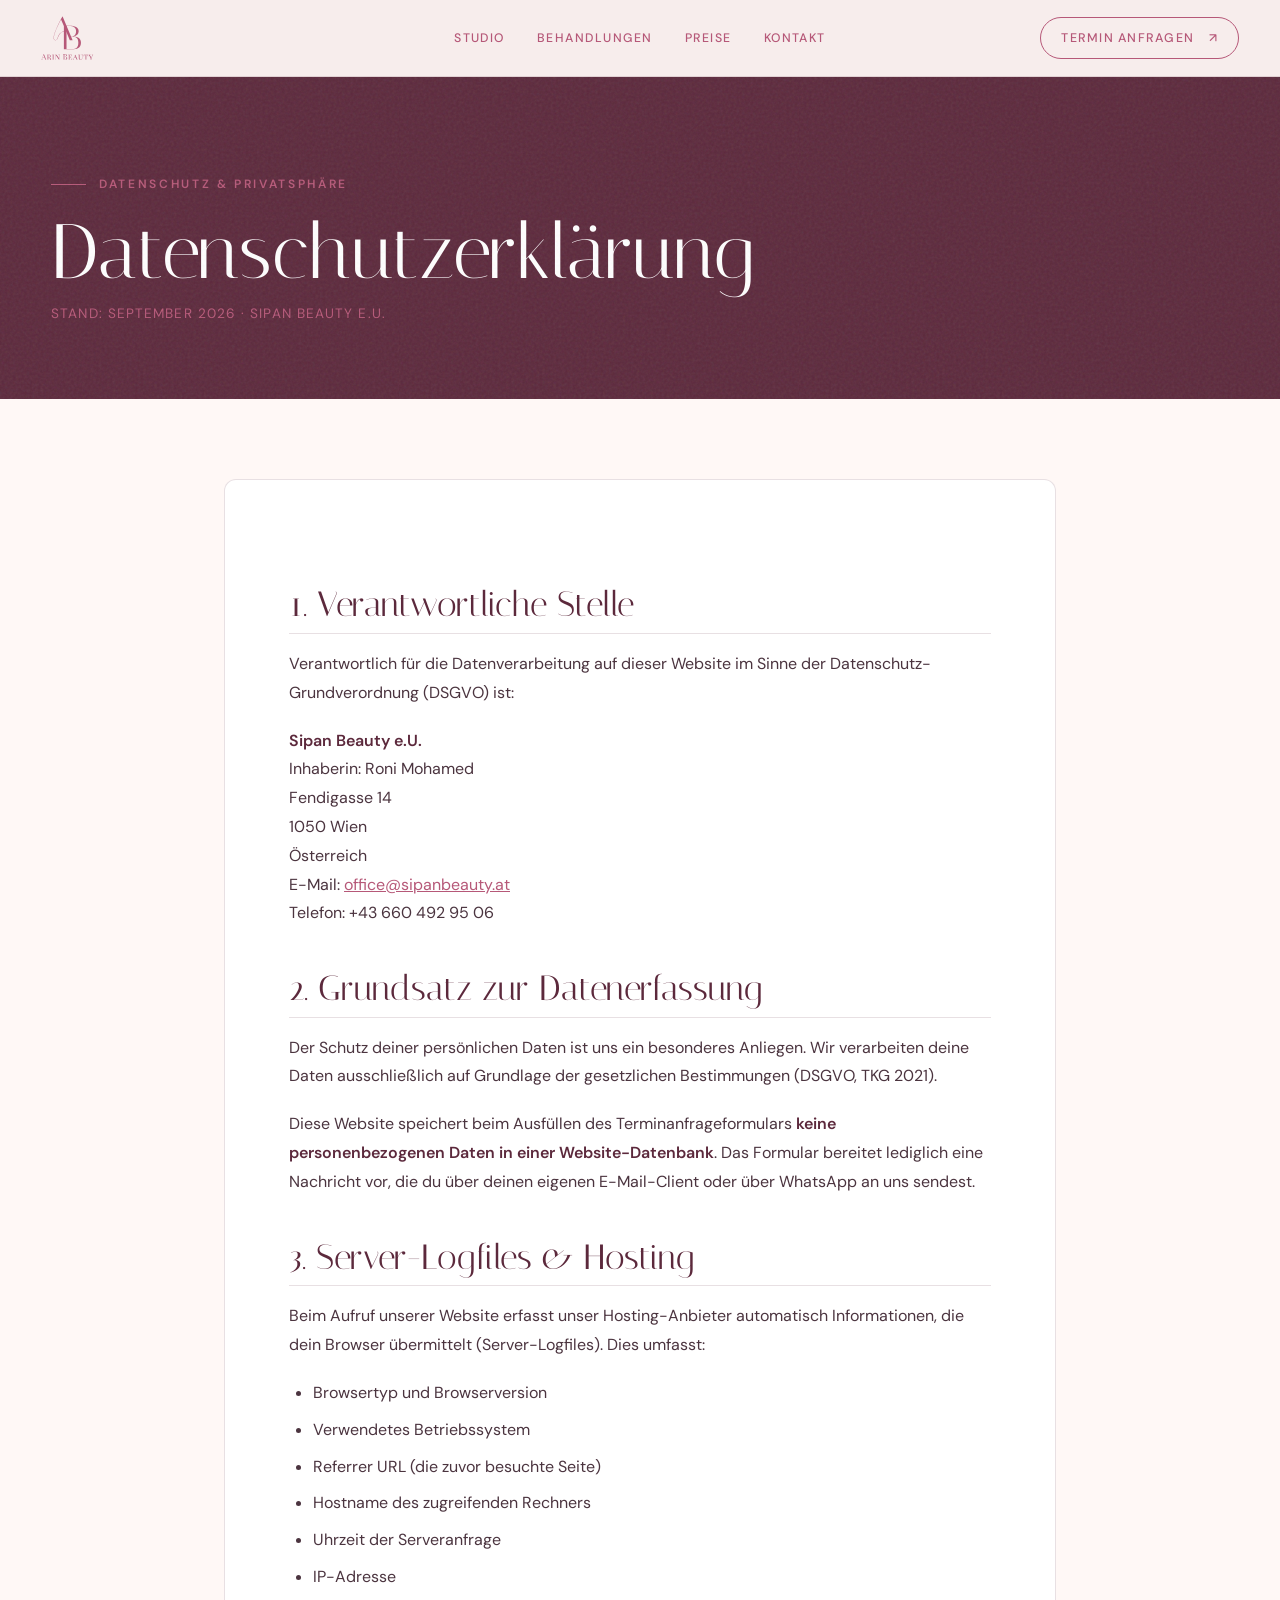
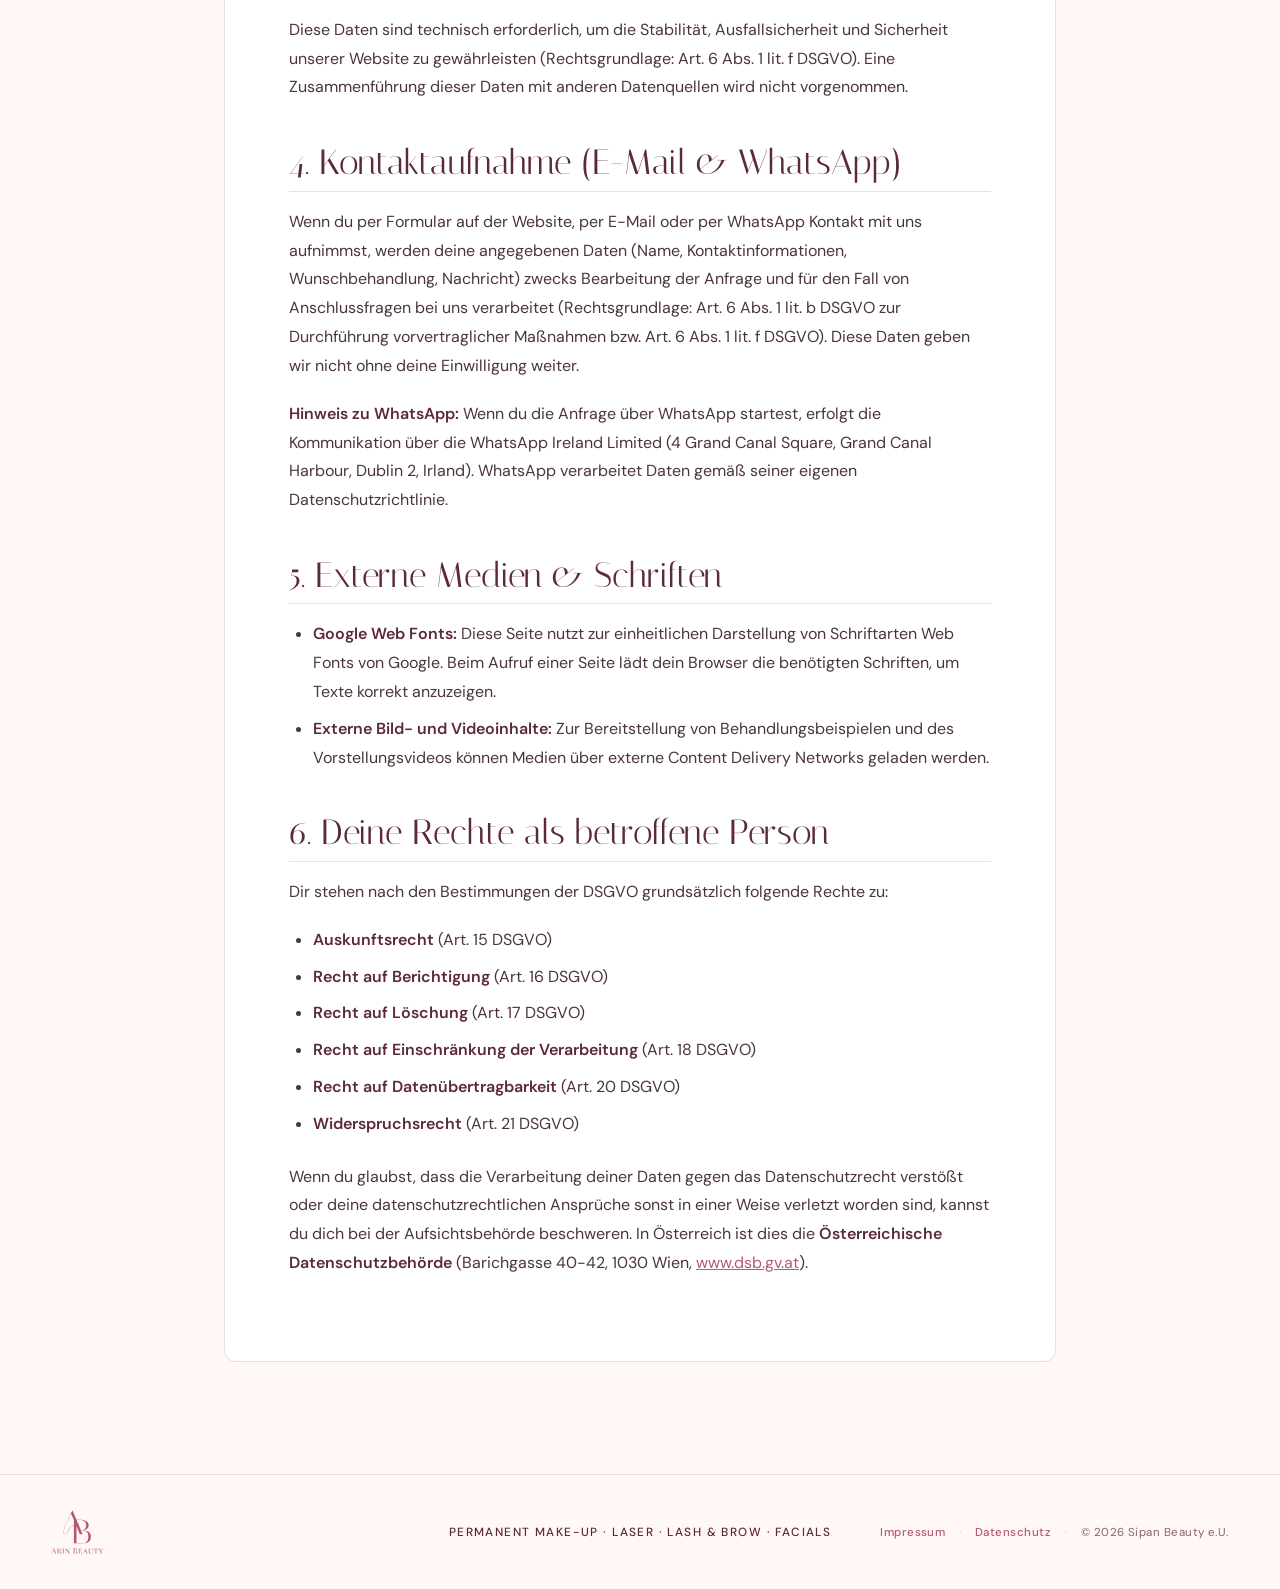
<file: datenschutzerklarung/index.html>
<!doctype html>
<html lang="de">
  <head>
    <meta charset="utf-8" />
    <meta name="viewport" content="width=device-width, initial-scale=1" />
    <title>Datenschutzerklärung — Sipan Beauty Wien</title>
    <meta
      name="description"
      content="Datenschutzerklärung von Sipan Beauty gemäß DSGVO und TKG 2021. Informationen zur Verarbeitung personenbezogener Daten und Betroffenenrechten."
    />
    <meta name="theme-color" content="#2b111d" />
    <link rel="canonical" href="https://sipanbeauty.at/datenschutzerklarung/" />
    <!-- Open Graph / Facebook -->
    <meta property="og:type" content="website" />
    <meta
      property="og:url"
      content="https://sipanbeauty.at/datenschutzerklarung/"
    />
    <meta
      property="og:title"
      content="Datenschutzerklärung — Sipan Beauty Wien"
    />
    <meta
      property="og:description"
      content="Datenschutzerklärung von Sipan Beauty gemäß DSGVO und TKG 2021. Informationen zur Verarbeitung personenbezogener Daten und Betroffenenrechten."
    />
    <meta
      property="og:image"
      content="https://sipanbeauty.at/images/laser.jpg"
    />
    <meta property="og:locale" content="de_AT" />
    <!-- Twitter -->
    <meta name="twitter:card" content="summary_large_image" />
    <meta
      name="twitter:url"
      content="https://sipanbeauty.at/datenschutzerklarung/"
    />
    <meta
      name="twitter:title"
      content="Datenschutzerklärung — Sipan Beauty Wien"
    />
    <meta
      name="twitter:description"
      content="Datenschutzerklärung von Sipan Beauty gemäß DSGVO und TKG 2021. Informationen zur Verarbeitung personenbezogener Daten und Betroffenenrechten."
    />
    <meta
      name="twitter:image"
      content="https://sipanbeauty.at/images/laser.jpg"
    />
    <!-- Fonts & Preconnect -->
    <link rel="preconnect" href="https://fonts.googleapis.com" />
    <link rel="preconnect" href="https://fonts.gstatic.com" crossorigin />
    <link
      href="https://fonts.googleapis.com/css2?family=DM+Sans:wght@400;500;600&family=Italiana&display=swap"
      rel="stylesheet"
    />
    <!-- Favicon -->
    <link
      rel="icon"
      type="image/svg+xml"
      href="data:image/svg+xml,%3Csvg xmlns='http://www.w3.org/2000/svg' viewBox='0 0 64 64'%3E%3Crect width='64' height='64' rx='32' fill='%23f4b7ca'/%3E%3Cpath d='M18 45 30 17h4l12 28h-7l-2.5-6H27.2l-2.4 6h-6.8Zm11.5-12h4.8L32 27l-2.5 6Z' fill='%232b111d'/%3E%3C/svg%3E"
    />
    <!-- Local Business Schema for SEO -->
    <script type="application/ld+json">
      {
        "@context": "https://schema.org",
        "@type": "HealthAndBeautyBusiness",
        "name": "Sipan Beauty",
        "url": "https://sipanbeauty.at",
        "logo": "https://sipanbeauty.at/images/clinic-logo.svg",
        "image": "https://sipanbeauty.at/images/laser.jpg",
        "description": "Datenschutzerklärung von Sipan Beauty gemäß DSGVO und TKG 2021. Informationen zur Verarbeitung personenbezogener Daten und Betroffenenrechten.",
        "telephone": "+436604929506",
        "priceRange": "€€",
        "address": {
          "@type": "PostalAddress",
          "streetAddress": "Fendigasse 14",
          "addressLocality": "Wien",
          "postalCode": "1050",
          "addressCountry": "AT"
        },
        "geo": {
          "@type": "GeoCoordinates",
          "latitude": 48.1834,
          "longitude": 16.3571
        },
        "openingHoursSpecification": [
          {
            "@type": "OpeningHoursSpecification",
            "dayOfWeek": [
              "Monday",
              "Tuesday",
              "Wednesday",
              "Thursday",
              "Friday"
            ],
            "opens": "09:00",
            "closes": "19:00"
          },
          {
            "@type": "OpeningHoursSpecification",
            "dayOfWeek": "Saturday",
            "opens": "09:00",
            "closes": "18:00"
          }
        ],
        "sameAs": ["https://www.instagram.com/sipanbeauty.at/"]
      }
    </script>
    <link rel="stylesheet" href="../_astro/_service_.DcyjNBuE.css" />
    <style>
      .legal-hero[data-astro-cid-u6jydy2h] {
        position: relative;
        padding: 11rem max(4vw, calc((100vw - 1440px) / 2)) 4rem;
        background: var(--ink);
        color: #fff;
        overflow: hidden;
      }
      .legal-hero-content[data-astro-cid-u6jydy2h] {
        max-width: 48rem;
      }
      .legal-hero[data-astro-cid-u6jydy2h] h1[data-astro-cid-u6jydy2h] {
        font: clamp(3rem, 6vw, 5rem) / 1 var(--serif);
        margin: 1rem 0 0.8rem;
        overflow-wrap: break-word;
        word-break: break-word;
        hyphens: auto;
      }
      .legal-meta[data-astro-cid-u6jydy2h] {
        font-size: 0.85rem;
        color: var(--rose);
        letter-spacing: 0.08em;
        text-transform: uppercase;
      }
      .legal-body[data-astro-cid-u6jydy2h] {
        background: var(--cream);
        padding-top: 5rem;
        padding-bottom: 7rem;
      }
      .legal-prose[data-astro-cid-u6jydy2h] {
        max-width: 52rem;
        margin: 0 auto;
        background: var(--white);
        padding: 4rem;
        border-radius: 0.75rem;
        border: 1px solid var(--line);
        line-height: 1.8;
        color: #2b111dd9;
      }
      .legal-prose[data-astro-cid-u6jydy2h] h2 {
        font: 2.2rem / 1.15 var(--serif);
        color: var(--ink);
        margin: 2.5rem 0 1rem;
        border-bottom: 1px solid var(--line);
        padding-bottom: 0.5rem;
      }
      .legal-prose[data-astro-cid-u6jydy2h] h3 {
        font: 1.5rem / 1.25 var(--serif);
        color: var(--ink);
        margin: 1.8rem 0 0.8rem;
      }
      .legal-prose[data-astro-cid-u6jydy2h] p {
        margin: 0 0 1.2rem;
      }
      .legal-prose[data-astro-cid-u6jydy2h] ul {
        padding-left: 1.5rem;
        margin-bottom: 1.5rem;
      }
      .legal-prose[data-astro-cid-u6jydy2h] li {
        margin-bottom: 0.5rem;
      }
      .legal-prose[data-astro-cid-u6jydy2h] a {
        color: var(--hot);
        text-decoration: underline;
      }
      .legal-prose[data-astro-cid-u6jydy2h] strong {
        color: var(--ink);
        font-weight: 600;
      }
      @media (max-width: 720px) {
        .legal-hero[data-astro-cid-u6jydy2h] {
          padding-top: 8rem;
          padding-bottom: 3rem;
        }
        .legal-hero[data-astro-cid-u6jydy2h] h1[data-astro-cid-u6jydy2h] {
          font-size: clamp(2.1rem, 9vw, 3.2rem);
        }
        .legal-prose[data-astro-cid-u6jydy2h] {
          padding: 2rem 1.5rem;
        }
      }
    </style>
  </head>
  <body>
    <a class="skip-link" href="index.html#main">Zum Inhalt springen</a>
    <div class="cursor-glow" aria-hidden="true"></div>
    <header class="site-header" id="site-header">
      <a class="brand" href="../index.html" aria-label="Sipan Beauty Startseite">
        <svg
          xmlns="http://www.w3.org/2000/svg"
          xmlns:xlink="http://www.w3.org/1999/xlink"
          width="auto"
          height="44"
          class="clinic-logo"
          aria-hidden="true"
          viewBox="25 60 325 272"
          preserveAspectRatio="xMidYMid meet"
        >
          <defs><g></g></defs>
          <g fill="currentColor" fill-opacity="1">
            <g transform="translate(95.556233, 209.247886)">
              <g>
                <path
                  d="M 107.566406 0 L 124.910156 0 L 63.175781 -145.761719 L 61.730469 -145.761719 C 46.039062 -119.128906 27.460938 -81.550781 16.515625 -52.027344 C 11.5625 -38.816406 8.671875 -27.253906 7.640625 -18.167969 C 6.605469 -8.878906 8.878906 -2.683594 14.453125 -0.207031 C 15.898438 1.03125 16.515625 1.03125 17.753906 1.238281 C 27.046875 1.652344 30.554688 -5.988281 34.480469 -16.308594 C 41.085938 -31.382812 49.136719 -52.648438 84.234375 -55.949219 Z M 83.617188 -57.394531 C 47.898438 -53.886719 39.640625 -32.207031 32.828125 -16.722656 C 29.523438 -7.226562 26.21875 0 17.960938 -0.621094 C 16.929688 -1.238281 16.308594 -1.238281 15.070312 -1.652344 C 10.117188 -3.304688 8.671875 -9.703125 9.085938 -18.167969 C 10.117188 -27.046875 13.007812 -38.402344 17.960938 -51.617188 C 26.632812 -75.566406 40.671875 -103.644531 53.265625 -128.007812 Z M 83.617188 -57.394531 "
                ></path>
              </g>
            </g>
          </g>
          <g fill="currentColor" fill-opacity="1">
            <g transform="translate(159.251214, 266.327521)">
              <g>
                <path
                  d="M 68.339844 -80.3125 C 85.0625 -83.824219 98.6875 -94.144531 98.6875 -112.726562 C 98.6875 -136.472656 73.914062 -145.761719 42.945312 -145.761719 L 7.226562 -145.761719 L 7.226562 0 L 56.15625 0 C 87.953125 -0.207031 112.726562 -7.226562 112.726562 -40.464844 C 112.726562 -69.785156 94.351562 -78.457031 68.339844 -80.3125 Z M 96.625 -40.464844 C 96.625 -3.304688 73.085938 -1.652344 54.503906 -1.652344 L 23.535156 -1.652344 L 23.535156 -115 C 25.1875 -106.945312 27.664062 -99.925781 31.382812 -94.351562 C 37.371094 -84.855469 46.453125 -79.28125 56.15625 -79.28125 C 74.121094 -79.28125 96.625 -77.421875 96.625 -40.464844 Z M 82.585938 -112.726562 C 82.585938 -90.222656 69.992188 -80.933594 56.15625 -80.933594 C 46.867188 -80.933594 38.816406 -86.09375 33.035156 -95.386719 C 27.046875 -104.054688 23.535156 -116.445312 23.535156 -130.691406 L 23.535156 -144.316406 L 42.945312 -144.316406 C 62.765625 -144.316406 82.585938 -136.265625 82.585938 -112.726562 Z M 82.585938 -112.726562 "
                ></path>
              </g>
            </g>
          </g>
          <g fill="currentColor" fill-opacity="1">
            <g transform="translate(27.166863, 329.665023)">
              <g>
                <path
                  d="M 27.59375 -4.09375 C 28.363281 -2.082031 29.484375 -1.039062 30.953125 -0.96875 L 30.953125 0 C 29.648438 -0.09375 27.910156 -0.140625 25.734375 -0.140625 C 22.953125 -0.140625 20.878906 -0.09375 19.515625 0 L 19.515625 -0.96875 C 20.742188 -1.039062 21.625 -1.195312 22.15625 -1.4375 C 22.695312 -1.675781 22.96875 -2.117188 22.96875 -2.765625 C 22.96875 -3.316406 22.769531 -4.082031 22.375 -5.0625 L 19.40625 -13.046875 L 7.640625 -13.046875 L 5.640625 -7.875 C 4.992188 -6.125 4.671875 -4.796875 4.671875 -3.890625 C 4.671875 -2.890625 5.019531 -2.160156 5.71875 -1.703125 C 6.414062 -1.242188 7.476562 -1 8.90625 -0.96875 L 8.90625 0 C 7.050781 -0.09375 5.1875 -0.140625 3.3125 -0.140625 C 1.851562 -0.140625 0.632812 -0.09375 -0.34375 0 L -0.34375 -0.96875 C 1.28125 -1.363281 2.5625 -2.773438 3.5 -5.203125 L 14.9375 -34.6875 L 15.71875 -34.6875 Z M 19.03125 -14.015625 L 13.578125 -28.5625 L 8.03125 -14.015625 Z M 19.03125 -14.015625 "
                ></path>
              </g>
            </g>
          </g>
          <g fill="currentColor" fill-opacity="1">
            <g transform="translate(59.605397, 329.665023)">
              <g>
                <path
                  d="M 30.75 -2.046875 C 30.132812 -1.171875 29.425781 -0.492188 28.625 -0.015625 C 27.832031 0.453125 26.882812 0.6875 25.78125 0.6875 C 23.0625 0.6875 21.394531 -0.546875 20.78125 -3.015625 L 19.265625 -9.09375 C 18.816406 -10.914062 18.144531 -12.132812 17.25 -12.75 C 16.351562 -13.363281 15.03125 -13.671875 13.28125 -13.671875 L 10.515625 -13.671875 L 10.515625 -5.15625 C 10.515625 -3.925781 10.609375 -3.035156 10.796875 -2.484375 C 10.992188 -1.929688 11.359375 -1.554688 11.890625 -1.359375 C 12.429688 -1.171875 13.285156 -1.039062 14.453125 -0.96875 L 14.453125 0 C 12.960938 -0.09375 10.898438 -0.140625 8.265625 -0.140625 C 5.484375 -0.140625 3.410156 -0.09375 2.046875 0 L 2.046875 -0.96875 C 3.210938 -1.039062 4.0625 -1.171875 4.59375 -1.359375 C 5.132812 -1.554688 5.5 -1.929688 5.6875 -2.484375 C 5.882812 -3.035156 5.984375 -3.925781 5.984375 -5.15625 L 5.984375 -24.421875 C 5.984375 -25.660156 5.882812 -26.550781 5.6875 -27.09375 C 5.5 -27.644531 5.132812 -28.019531 4.59375 -28.21875 C 4.0625 -28.414062 3.210938 -28.546875 2.046875 -28.609375 L 2.046875 -29.578125 C 3.410156 -29.484375 5.390625 -29.4375 7.984375 -29.4375 L 12.9375 -29.484375 C 13.488281 -29.515625 14.125 -29.53125 14.84375 -29.53125 C 18.476562 -29.53125 21.257812 -28.847656 23.1875 -27.484375 C 25.113281 -26.128906 26.078125 -24.363281 26.078125 -22.1875 C 26.078125 -20.300781 25.320312 -18.578125 23.8125 -17.015625 C 22.3125 -15.460938 19.835938 -14.476562 16.390625 -14.0625 C 17.046875 -14 17.597656 -13.929688 18.046875 -13.859375 C 19.765625 -13.609375 21.125 -13.09375 22.125 -12.3125 C 23.132812 -11.53125 23.851562 -10.28125 24.28125 -8.5625 L 25.34375 -4.140625 C 25.601562 -3.003906 25.882812 -2.195312 26.1875 -1.71875 C 26.5 -1.25 26.898438 -1.015625 27.390625 -1.015625 C 28.203125 -1.015625 29.09375 -1.566406 30.0625 -2.671875 Z M 13.625 -28.609375 C 12.75 -28.609375 12.09375 -28.492188 11.65625 -28.265625 C 11.21875 -28.035156 10.914062 -27.628906 10.75 -27.046875 C 10.59375 -26.460938 10.515625 -25.585938 10.515625 -24.421875 L 10.515625 -14.640625 L 13.765625 -14.640625 C 16.617188 -14.640625 18.570312 -15.25 19.625 -16.46875 C 20.6875 -17.6875 21.21875 -19.414062 21.21875 -21.65625 C 21.21875 -23.988281 20.625 -25.726562 19.4375 -26.875 C 18.25 -28.03125 16.3125 -28.609375 13.625 -28.609375 Z M 13.625 -28.609375 "
                ></path>
              </g>
            </g>
          </g>
          <g fill="currentColor" fill-opacity="1">
            <g transform="translate(91.75214, 329.665023)">
              <g>
                <path
                  d="M 14.453125 -28.609375 C 13.285156 -28.546875 12.429688 -28.414062 11.890625 -28.21875 C 11.359375 -28.019531 10.992188 -27.644531 10.796875 -27.09375 C 10.609375 -26.550781 10.515625 -25.660156 10.515625 -24.421875 L 10.515625 -5.15625 C 10.515625 -3.925781 10.609375 -3.035156 10.796875 -2.484375 C 10.992188 -1.929688 11.359375 -1.554688 11.890625 -1.359375 C 12.429688 -1.171875 13.285156 -1.039062 14.453125 -0.96875 L 14.453125 0 C 12.960938 -0.09375 10.898438 -0.140625 8.265625 -0.140625 C 5.484375 -0.140625 3.410156 -0.09375 2.046875 0 L 2.046875 -0.96875 C 3.210938 -1.039062 4.0625 -1.171875 4.59375 -1.359375 C 5.132812 -1.554688 5.5 -1.929688 5.6875 -2.484375 C 5.882812 -3.035156 5.984375 -3.925781 5.984375 -5.15625 L 5.984375 -24.421875 C 5.984375 -25.660156 5.882812 -26.550781 5.6875 -27.09375 C 5.5 -27.644531 5.132812 -28.019531 4.59375 -28.21875 C 4.0625 -28.414062 3.210938 -28.546875 2.046875 -28.609375 L 2.046875 -29.578125 C 3.410156 -29.484375 5.484375 -29.4375 8.265625 -29.4375 C 10.859375 -29.4375 12.921875 -29.484375 14.453125 -29.578125 Z M 14.453125 -28.609375 "
                ></path>
              </g>
            </g>
          </g>
          <g fill="currentColor" fill-opacity="1">
            <g transform="translate(110.038642, 329.665023)">
              <g>
                <path
                  d="M 31.625 -28.609375 C 30.488281 -28.546875 29.644531 -28.375 29.09375 -28.09375 C 28.539062 -27.820312 28.164062 -27.367188 27.96875 -26.734375 C 27.78125 -26.097656 27.6875 -25.164062 27.6875 -23.9375 L 27.6875 0.25 L 26.5625 0.25 L 7.109375 -26.71875 L 7.109375 -5.640625 C 7.109375 -4.378906 7.210938 -3.4375 7.421875 -2.8125 C 7.628906 -2.195312 8.039062 -1.753906 8.65625 -1.484375 C 9.269531 -1.210938 10.226562 -1.039062 11.53125 -0.96875 L 11.53125 0 C 10.363281 -0.09375 8.707031 -0.140625 6.5625 -0.140625 C 4.625 -0.140625 3.117188 -0.09375 2.046875 0 L 2.046875 -0.96875 C 3.179688 -1.039062 4.023438 -1.210938 4.578125 -1.484375 C 5.128906 -1.753906 5.5 -2.207031 5.6875 -2.84375 C 5.882812 -3.476562 5.984375 -4.410156 5.984375 -5.640625 L 5.984375 -24.421875 C 5.984375 -25.660156 5.882812 -26.550781 5.6875 -27.09375 C 5.5 -27.644531 5.132812 -28.019531 4.59375 -28.21875 C 4.0625 -28.414062 3.210938 -28.546875 2.046875 -28.609375 L 2.046875 -29.578125 C 3.117188 -29.484375 4.625 -29.4375 6.5625 -29.4375 C 8.320312 -29.4375 9.816406 -29.484375 11.046875 -29.578125 L 26.5625 -7.984375 L 26.5625 -23.9375 C 26.5625 -25.207031 26.457031 -26.148438 26.25 -26.765625 C 26.039062 -27.378906 25.625 -27.820312 25 -28.09375 C 24.382812 -28.375 23.429688 -28.546875 22.140625 -28.609375 L 22.140625 -29.578125 C 23.304688 -29.484375 24.957031 -29.4375 27.09375 -29.4375 C 29.039062 -29.4375 30.550781 -29.484375 31.625 -29.578125 Z M 31.625 -28.609375 "
                ></path>
              </g>
            </g>
          </g>
          <g fill="currentColor" fill-opacity="1">
            <g transform="translate(145.151962, 329.665023)"><g></g></g>
          </g>
          <g fill="currentColor" fill-opacity="1">
            <g transform="translate(159.06155, 329.665023)">
              <g>
                <path
                  d="M 18.203125 -18.203125 C 21.765625 -17.710938 24.304688 -16.679688 25.828125 -15.109375 C 27.359375 -13.535156 28.125 -11.644531 28.125 -9.4375 C 28.125 -7.59375 27.648438 -5.957031 26.703125 -4.53125 C 25.765625 -3.101562 24.421875 -1.988281 22.671875 -1.1875 C 20.921875 -0.394531 18.847656 0 16.453125 0 C 15.566406 0 14.816406 -0.015625 14.203125 -0.046875 C 12.128906 -0.109375 10.085938 -0.140625 8.078125 -0.140625 C 5.421875 -0.140625 3.410156 -0.09375 2.046875 0 L 2.046875 -0.96875 C 3.210938 -1.039062 4.0625 -1.171875 4.59375 -1.359375 C 5.132812 -1.554688 5.5 -1.929688 5.6875 -2.484375 C 5.882812 -3.035156 5.984375 -3.925781 5.984375 -5.15625 L 5.984375 -29.296875 C 5.984375 -30.523438 5.882812 -31.414062 5.6875 -31.96875 C 5.5 -32.519531 5.132812 -32.890625 4.59375 -33.078125 C 4.0625 -33.273438 3.210938 -33.40625 2.046875 -33.46875 L 2.046875 -34.453125 C 3.410156 -34.347656 5.390625 -34.296875 7.984375 -34.296875 L 13.234375 -34.34375 C 13.847656 -34.382812 14.546875 -34.40625 15.328125 -34.40625 C 18.640625 -34.40625 21.175781 -33.707031 22.9375 -32.3125 C 24.707031 -30.914062 25.59375 -29.066406 25.59375 -26.765625 C 25.59375 -24.878906 25 -23.191406 23.8125 -21.703125 C 22.632812 -20.210938 20.765625 -19.078125 18.203125 -18.296875 Z M 14.109375 -33.46875 C 13.109375 -33.46875 12.351562 -33.351562 11.84375 -33.125 C 11.34375 -32.90625 10.992188 -32.503906 10.796875 -31.921875 C 10.609375 -31.335938 10.515625 -30.460938 10.515625 -29.296875 L 10.515625 -18.296875 L 13.765625 -18.296875 C 16.429688 -18.296875 18.289062 -19.015625 19.34375 -20.453125 C 20.394531 -21.898438 20.921875 -23.820312 20.921875 -26.21875 C 20.921875 -28.65625 20.382812 -30.472656 19.3125 -31.671875 C 18.238281 -32.867188 16.503906 -33.46875 14.109375 -33.46875 Z M 14.15625 -1.125 C 20.21875 -1.125 23.25 -3.960938 23.25 -9.640625 C 23.25 -12.203125 22.5625 -14.144531 21.1875 -15.46875 C 19.8125 -16.800781 17.613281 -17.46875 14.59375 -17.46875 L 10.515625 -17.46875 L 10.515625 -5.15625 C 10.515625 -3.988281 10.609375 -3.128906 10.796875 -2.578125 C 10.992188 -2.023438 11.34375 -1.644531 11.84375 -1.4375 C 12.351562 -1.226562 13.125 -1.125 14.15625 -1.125 Z M 14.15625 -1.125 "
                ></path>
              </g>
            </g>
          </g>
          <g fill="currentColor" fill-opacity="1">
            <g transform="translate(191.159652, 329.665023)">
              <g>
                <path
                  d="M 25.984375 -5.734375 C 25.984375 -4.054688 26.097656 -2.144531 26.328125 0 C 24.210938 -0.09375 20.660156 -0.140625 15.671875 -0.140625 C 9.671875 -0.140625 5.128906 -0.09375 2.046875 0 L 2.046875 -0.96875 C 3.210938 -1.039062 4.0625 -1.171875 4.59375 -1.359375 C 5.132812 -1.554688 5.5 -1.929688 5.6875 -2.484375 C 5.882812 -3.035156 5.984375 -3.925781 5.984375 -5.15625 L 5.984375 -24.421875 C 5.984375 -25.660156 5.882812 -26.550781 5.6875 -27.09375 C 5.5 -27.644531 5.132812 -28.019531 4.59375 -28.21875 C 4.0625 -28.414062 3.210938 -28.546875 2.046875 -28.609375 L 2.046875 -29.578125 C 5.128906 -29.484375 9.671875 -29.4375 15.671875 -29.4375 C 20.210938 -29.4375 23.4375 -29.484375 25.34375 -29.578125 C 25.125 -27.628906 25.015625 -25.878906 25.015625 -24.328125 C 25.015625 -23.066406 25.0625 -22.0625 25.15625 -21.3125 L 24.03125 -21.3125 C 23.8125 -23.96875 23.253906 -25.820312 22.359375 -26.875 C 21.460938 -27.9375 20.007812 -28.46875 18 -28.46875 L 14.453125 -28.46875 C 13.285156 -28.46875 12.429688 -28.375 11.890625 -28.1875 C 11.359375 -28.007812 10.992188 -27.644531 10.796875 -27.09375 C 10.609375 -26.550781 10.515625 -25.660156 10.515625 -24.421875 L 10.515625 -15.375 L 14.546875 -15.375 C 15.585938 -15.375 16.382812 -15.640625 16.9375 -16.171875 C 17.488281 -16.710938 17.859375 -17.296875 18.046875 -17.921875 C 18.242188 -18.554688 18.425781 -19.363281 18.59375 -20.34375 L 19.703125 -20.34375 C 19.609375 -19.238281 19.5625 -18.035156 19.5625 -16.734375 L 19.5625 -14.890625 C 19.5625 -13.617188 19.660156 -11.800781 19.859375 -9.4375 L 18.734375 -9.4375 C 18.535156 -11 18.160156 -12.21875 17.609375 -13.09375 C 17.054688 -13.96875 16.035156 -14.40625 14.546875 -14.40625 L 10.515625 -14.40625 L 10.515625 -5.15625 C 10.515625 -3.925781 10.609375 -3.035156 10.796875 -2.484375 C 10.992188 -1.929688 11.359375 -1.566406 11.890625 -1.390625 C 12.429688 -1.210938 13.285156 -1.125 14.453125 -1.125 L 18 -1.125 C 19.625 -1.125 20.90625 -1.378906 21.84375 -1.890625 C 22.78125 -2.410156 23.492188 -3.242188 23.984375 -4.390625 C 24.472656 -5.546875 24.816406 -7.164062 25.015625 -9.25 L 26.125 -9.25 C 26.03125 -8.375 25.984375 -7.203125 25.984375 -5.734375 Z M 25.984375 -5.734375 "
                ></path>
              </g>
            </g>
          </g>
          <g fill="currentColor" fill-opacity="1">
            <g transform="translate(221.896042, 329.665023)">
              <g>
                <path
                  d="M 26.765625 -4.09375 C 27.640625 -2.082031 28.757812 -1.039062 30.125 -0.96875 L 30.125 0 C 28.820312 -0.09375 27.082031 -0.140625 24.90625 -0.140625 C 22.125 -0.140625 20.050781 -0.09375 18.6875 0 L 18.6875 -0.96875 C 19.882812 -1.039062 20.765625 -1.203125 21.328125 -1.453125 C 21.898438 -1.710938 22.1875 -2.148438 22.1875 -2.765625 C 22.1875 -3.285156 21.957031 -4.050781 21.5 -5.0625 L 19.03125 -10.609375 L 7.203125 -10.609375 L 5.546875 -6.953125 C 4.992188 -5.691406 4.71875 -4.65625 4.71875 -3.84375 C 4.71875 -3 5.015625 -2.34375 5.609375 -1.875 C 6.210938 -1.40625 7.179688 -1.101562 8.515625 -0.96875 L 8.515625 0 C 7.546875 -0.09375 6.070312 -0.140625 4.09375 -0.140625 C 2.113281 -0.140625 0.703125 -0.09375 -0.140625 0 L -0.140625 -0.96875 C 0.734375 -1.195312 1.476562 -1.691406 2.09375 -2.453125 C 2.707031 -3.210938 3.289062 -4.226562 3.84375 -5.5 L 14.59375 -29.828125 L 15.375 -29.828125 Z M 18.640625 -11.578125 L 13.140625 -23.9375 L 7.59375 -11.578125 Z M 18.640625 -11.578125 "
                ></path>
              </g>
            </g>
          </g>
          <g fill="currentColor" fill-opacity="1">
            <g transform="translate(253.653727, 329.665023)">
              <g>
                <path
                  d="M 30.796875 -28.609375 C 29.660156 -28.546875 28.816406 -28.375 28.265625 -28.09375 C 27.710938 -27.820312 27.335938 -27.367188 27.140625 -26.734375 C 26.953125 -26.097656 26.859375 -25.164062 26.859375 -23.9375 L 26.859375 -13.1875 C 26.859375 -10.945312 26.703125 -9.039062 26.390625 -7.46875 C 26.085938 -5.894531 25.578125 -4.523438 24.859375 -3.359375 C 24.085938 -2.128906 22.960938 -1.144531 21.484375 -0.40625 C 20.003906 0.320312 18.328125 0.6875 16.453125 0.6875 C 13.109375 0.6875 10.546875 -0.0234375 8.765625 -1.453125 C 7.335938 -2.722656 6.378906 -4.164062 5.890625 -5.78125 C 5.398438 -7.40625 5.15625 -9.828125 5.15625 -13.046875 L 5.15625 -24.421875 C 5.15625 -25.660156 5.054688 -26.550781 4.859375 -27.09375 C 4.671875 -27.644531 4.304688 -28.019531 3.765625 -28.21875 C 3.234375 -28.414062 2.382812 -28.546875 1.21875 -28.609375 L 1.21875 -29.578125 C 2.582031 -29.484375 4.65625 -29.4375 7.4375 -29.4375 C 10.039062 -29.4375 12.101562 -29.484375 13.625 -29.578125 L 13.625 -28.609375 C 12.457031 -28.546875 11.601562 -28.414062 11.0625 -28.21875 C 10.53125 -28.019531 10.164062 -27.644531 9.96875 -27.09375 C 9.78125 -26.550781 9.6875 -25.660156 9.6875 -24.421875 L 9.6875 -12.21875 C 9.6875 -9.8125 9.847656 -7.820312 10.171875 -6.25 C 10.492188 -4.675781 11.179688 -3.410156 12.234375 -2.453125 C 13.285156 -1.492188 14.835938 -1.015625 16.890625 -1.015625 C 20.128906 -1.015625 22.410156 -2.035156 23.734375 -4.078125 C 25.066406 -6.128906 25.734375 -8.988281 25.734375 -12.65625 L 25.734375 -23.9375 C 25.734375 -25.6875 25.414062 -26.882812 24.78125 -27.53125 C 24.15625 -28.1875 23 -28.546875 21.3125 -28.609375 L 21.3125 -29.578125 C 22.476562 -29.484375 24.132812 -29.4375 26.28125 -29.4375 C 28.21875 -29.4375 29.722656 -29.484375 30.796875 -29.578125 Z M 30.796875 -28.609375 "
                ></path>
              </g>
            </g>
          </g>
          <g fill="currentColor" fill-opacity="1">
            <g transform="translate(287.453981, 329.665023)">
              <g>
                <path
                  d="M 29.046875 -29.578125 C 28.816406 -27.441406 28.703125 -25.53125 28.703125 -23.84375 C 28.703125 -22.15625 28.753906 -20.828125 28.859375 -19.859375 L 27.734375 -19.859375 C 27.535156 -22.117188 27.222656 -23.847656 26.796875 -25.046875 C 26.378906 -26.253906 25.703125 -27.125 24.765625 -27.65625 C 23.828125 -28.195312 22.484375 -28.46875 20.734375 -28.46875 L 17.609375 -28.46875 L 17.609375 -5.640625 C 17.609375 -4.273438 17.738281 -3.285156 18 -2.671875 C 18.257812 -2.054688 18.710938 -1.632812 19.359375 -1.40625 C 20.015625 -1.1875 21.070312 -1.039062 22.53125 -0.96875 L 22.53125 0 C 20.84375 -0.09375 18.457031 -0.140625 15.375 -0.140625 C 12.132812 -0.140625 9.734375 -0.09375 8.171875 0 L 8.171875 -0.96875 C 9.628906 -1.039062 10.679688 -1.1875 11.328125 -1.40625 C 11.984375 -1.632812 12.441406 -2.054688 12.703125 -2.671875 C 12.960938 -3.285156 13.09375 -4.273438 13.09375 -5.640625 L 13.09375 -28.46875 L 9.96875 -28.46875 C 8.21875 -28.46875 6.875 -28.195312 5.9375 -27.65625 C 5 -27.125 4.316406 -26.253906 3.890625 -25.046875 C 3.472656 -23.847656 3.164062 -22.117188 2.96875 -19.859375 L 1.84375 -19.859375 C 1.945312 -20.890625 2 -22.21875 2 -23.84375 C 2 -25.53125 1.882812 -27.441406 1.65625 -29.578125 C 4.34375 -29.484375 8.914062 -29.4375 15.375 -29.4375 C 21.800781 -29.4375 26.359375 -29.484375 29.046875 -29.578125 Z M 29.046875 -29.578125 "
                ></path>
              </g>
            </g>
          </g>
          <g fill="currentColor" fill-opacity="1">
            <g transform="translate(319.941161, 329.665023)">
              <g>
                <path
                  d="M 23.640625 -29.390625 C 25.492188 -29.390625 26.742188 -29.453125 27.390625 -29.578125 L 27.390625 -28.5625 C 26.835938 -28.425781 26.332031 -28.113281 25.875 -27.625 C 25.425781 -27.144531 24.894531 -26.351562 24.28125 -25.25 L 16.640625 -11.578125 L 16.640625 -5.15625 C 16.640625 -3.925781 16.734375 -3.035156 16.921875 -2.484375 C 17.117188 -1.929688 17.484375 -1.554688 18.015625 -1.359375 C 18.554688 -1.171875 19.410156 -1.039062 20.578125 -0.96875 L 20.578125 0 C 19.085938 -0.09375 17.03125 -0.140625 14.40625 -0.140625 C 11.613281 -0.140625 9.535156 -0.09375 8.171875 0 L 8.171875 -0.96875 C 9.335938 -1.039062 10.1875 -1.171875 10.71875 -1.359375 C 11.257812 -1.554688 11.625 -1.929688 11.8125 -2.484375 C 12.007812 -3.035156 12.109375 -3.925781 12.109375 -5.15625 L 12.109375 -10.21875 L 2.71875 -25.84375 C 2.101562 -26.875 1.59375 -27.5625 1.1875 -27.90625 C 0.78125 -28.25 0.351562 -28.46875 -0.09375 -28.5625 L -0.09375 -29.578125 C 1.976562 -29.453125 3.40625 -29.390625 4.1875 -29.390625 C 6.425781 -29.390625 8.695312 -29.453125 11 -29.578125 L 11 -28.5625 C 9.894531 -28.5625 9.050781 -28.472656 8.46875 -28.296875 C 7.882812 -28.117188 7.59375 -27.71875 7.59375 -27.09375 C 7.59375 -26.550781 7.867188 -25.789062 8.421875 -24.8125 L 15.765625 -12.546875 L 21.796875 -23.15625 C 22.515625 -24.457031 22.875 -25.5 22.875 -26.28125 C 22.875 -27.632812 21.753906 -28.394531 19.515625 -28.5625 L 19.515625 -29.578125 C 20.710938 -29.453125 22.085938 -29.390625 23.640625 -29.390625 Z M 23.640625 -29.390625 "
                ></path>
              </g>
            </g>
          </g>
        </svg>
      </a>
      <nav class="desktop-nav" aria-label="Hauptnavigation">
        <a href="../index.html#studio">Studio</a>
        <a href="../behandlungen/index.html" class>Behandlungen</a>
        <a href="../preise/index.html" class>Preise</a>
        <a href="../kontakt/index.html" class>Kontakt</a>
      </nav>
      <a class="nav-cta" href="../kontakt/index.html"
        >Termin anfragen <span>↗</span></a
      >
      <button
        class="menu-toggle"
        id="menu-toggle"
        type="button"
        aria-expanded="false"
        aria-controls="mobile-menu"
        aria-label="Menü öffnen"
      >
        <span></span><span></span>
      </button>
      <nav class="mobile-menu" id="mobile-menu" aria-label="Mobile Navigation">
        <a href="../index.html">Startseite</a>
        <a href="../index.html#studio">Studio</a>
        <a href="../behandlungen/index.html">Behandlungen</a>
        <a href="../preise/index.html">Preise</a>
        <a href="../kontakt/index.html">Kontakt</a>
        <a class="mobile-menu-cta" href="../kontakt/index.html"
          >Termin anfragen <span>↗</span></a
        >
      </nav>
    </header>
    <script type="module">
      const t = document.getElementById("menu-toggle"),
        n = document.getElementById("mobile-menu");
      if (t && n) {
        const s = () => {
          (t.setAttribute("aria-expanded", "false"),
            t.setAttribute("aria-label", "Menü öffnen"),
            n.classList.remove("open"),
            document.body.classList.remove("menu-open"));
        };
        (t.addEventListener("click", () => {
          const e = t.getAttribute("aria-expanded") === "true";
          (t.setAttribute("aria-expanded", String(!e)),
            t.setAttribute("aria-label", e ? "Menü öffnen" : "Menü schließen"),
            n.classList.toggle("open", !e),
            document.body.classList.toggle("menu-open", !e));
        }),
          n.querySelectorAll("a").forEach((e) => {
            e.addEventListener("click", s);
          }),
          window.addEventListener("keydown", (e) => {
            e.key === "Escape" && n.classList.contains("open") && s();
          }));
      }
    </script>
    <main id="main" data-astro-cid-u6jydy2h>
      <section class="legal-hero" data-astro-cid-u6jydy2h>
        <div
          class="hero-grain"
          aria-hidden="true"
          data-astro-cid-u6jydy2h
        ></div>
        <div class="legal-hero-content" data-astro-cid-u6jydy2h>
          <p class="eyebrow hero-kicker" data-astro-cid-u6jydy2h>
            DATENSCHUTZ & PRIVATSPHÄRE
          </p>
          <h1 data-astro-cid-u6jydy2h>Datenschutzerklärung</h1>
          <p class="legal-meta" data-astro-cid-u6jydy2h>
            Stand: September 2026 · Sipan Beauty e.U.
          </p>
        </div>
      </section>
      <article class="legal-body section" data-astro-cid-u6jydy2h>
        <div class="legal-prose" data-astro-cid-u6jydy2h>
          <h2 id="1-verantwortliche-stelle">1. Verantwortliche Stelle</h2>
          <p>
            Verantwortlich für die Datenverarbeitung auf dieser Website im Sinne
            der Datenschutz-Grundverordnung (DSGVO) ist:
          </p>
          <p>
            <strong>Sipan Beauty e.U.</strong><br />
            Inhaberin: Roni Mohamed<br />
            Fendigasse 14<br />
            1050 Wien<br />
            Österreich<br />
            E-Mail:
            <a href="mailto:office@sipanbeauty.at">office@sipanbeauty.at</a><br />
            Telefon: +43 660 492 95 06
          </p>
          <h2 id="2-grundsatz-zur-datenerfassung">
            2. Grundsatz zur Datenerfassung
          </h2>
          <p>
            Der Schutz deiner persönlichen Daten ist uns ein besonderes
            Anliegen. Wir verarbeiten deine Daten ausschließlich auf Grundlage
            der gesetzlichen Bestimmungen (DSGVO, TKG 2021).
          </p>
          <p>
            Diese Website speichert beim Ausfüllen des Terminanfrageformulars
            <strong
              >keine personenbezogenen Daten in einer Website-Datenbank</strong
            >. Das Formular bereitet lediglich eine Nachricht vor, die du über
            deinen eigenen E-Mail-Client oder über WhatsApp an uns sendest.
          </p>
          <h2 id="3-server-logfiles--hosting">
            3. Server-Logfiles &#x26; Hosting
          </h2>
          <p>
            Beim Aufruf unserer Website erfasst unser Hosting-Anbieter
            automatisch Informationen, die dein Browser übermittelt
            (Server-Logfiles). Dies umfasst:
          </p>
          <ul>
            <li>Browsertyp und Browserversion</li>
            <li>Verwendetes Betriebssystem</li>
            <li>Referrer URL (die zuvor besuchte Seite)</li>
            <li>Hostname des zugreifenden Rechners</li>
            <li>Uhrzeit der Serveranfrage</li>
            <li>IP-Adresse</li>
          </ul>
          <p>
            Diese Daten sind technisch erforderlich, um die Stabilität,
            Ausfallsicherheit und Sicherheit unserer Website zu gewährleisten
            (Rechtsgrundlage: Art. 6 Abs. 1 lit. f DSGVO). Eine Zusammenführung
            dieser Daten mit anderen Datenquellen wird nicht vorgenommen.
          </p>
          <h2 id="4-kontaktaufnahme-e-mail--whatsapp">
            4. Kontaktaufnahme (E-Mail &#x26; WhatsApp)
          </h2>
          <p>
            Wenn du per Formular auf der Website, per E-Mail oder per WhatsApp
            Kontakt mit uns aufnimmst, werden deine angegebenen Daten (Name,
            Kontaktinformationen, Wunschbehandlung, Nachricht) zwecks
            Bearbeitung der Anfrage und für den Fall von Anschlussfragen bei uns
            verarbeitet (Rechtsgrundlage: Art. 6 Abs. 1 lit. b DSGVO zur
            Durchführung vorvertraglicher Maßnahmen bzw. Art. 6 Abs. 1 lit. f
            DSGVO). Diese Daten geben wir nicht ohne deine Einwilligung weiter.
          </p>
          <p>
            <strong>Hinweis zu WhatsApp:</strong> Wenn du die Anfrage über
            WhatsApp startest, erfolgt die Kommunikation über die WhatsApp
            Ireland Limited (4 Grand Canal Square, Grand Canal Harbour, Dublin
            2, Irland). WhatsApp verarbeitet Daten gemäß seiner eigenen
            Datenschutzrichtlinie.
          </p>
          <h2 id="5-externe-medien--schriften">
            5. Externe Medien &#x26; Schriften
          </h2>
          <ul>
            <li>
              <strong>Google Web Fonts:</strong> Diese Seite nutzt zur
              einheitlichen Darstellung von Schriftarten Web Fonts von Google.
              Beim Aufruf einer Seite lädt dein Browser die benötigten
              Schriften, um Texte korrekt anzuzeigen.
            </li>
            <li>
              <strong>Externe Bild- und Videoinhalte:</strong> Zur
              Bereitstellung von Behandlungsbeispielen und des
              Vorstellungsvideos können Medien über externe Content Delivery
              Networks geladen werden.
            </li>
          </ul>
          <h2 id="6-deine-rechte-als-betroffene-person">
            6. Deine Rechte als betroffene Person
          </h2>
          <p>
            Dir stehen nach den Bestimmungen der DSGVO grundsätzlich folgende
            Rechte zu:
          </p>
          <ul>
            <li><strong>Auskunftsrecht</strong> (Art. 15 DSGVO)</li>
            <li><strong>Recht auf Berichtigung</strong> (Art. 16 DSGVO)</li>
            <li><strong>Recht auf Löschung</strong> (Art. 17 DSGVO)</li>
            <li>
              <strong>Recht auf Einschränkung der Verarbeitung</strong> (Art. 18
              DSGVO)
            </li>
            <li>
              <strong>Recht auf Datenübertragbarkeit</strong> (Art. 20 DSGVO)
            </li>
            <li><strong>Widerspruchsrecht</strong> (Art. 21 DSGVO)</li>
          </ul>
          <p>
            Wenn du glaubst, dass die Verarbeitung deiner Daten gegen das
            Datenschutzrecht verstößt oder deine datenschutzrechtlichen
            Ansprüche sonst in einer Weise verletzt worden sind, kannst du dich
            bei der Aufsichtsbehörde beschweren. In Österreich ist dies die
            <strong>Österreichische Datenschutzbehörde</strong> (Barichgasse
            40-42, 1030 Wien,
            <a href="https://www.dsb.gv.at">www.dsb.gv.at</a>).
          </p>
        </div>
      </article>
    </main>
    <footer class="footer">
      <a
        class="brand brand-footer"
        href="index.html#start"
        aria-label="Sipan Beauty Startseite"
      >
        <svg
          xmlns="http://www.w3.org/2000/svg"
          xmlns:xlink="http://www.w3.org/1999/xlink"
          width="auto"
          height="42"
          class="clinic-logo"
          aria-hidden="true"
          viewBox="25 60 325 272"
          preserveAspectRatio="xMidYMid meet"
        >
          <defs><g></g></defs>
          <g fill="currentColor" fill-opacity="1">
            <g transform="translate(95.556233, 209.247886)">
              <g>
                <path
                  d="M 107.566406 0 L 124.910156 0 L 63.175781 -145.761719 L 61.730469 -145.761719 C 46.039062 -119.128906 27.460938 -81.550781 16.515625 -52.027344 C 11.5625 -38.816406 8.671875 -27.253906 7.640625 -18.167969 C 6.605469 -8.878906 8.878906 -2.683594 14.453125 -0.207031 C 15.898438 1.03125 16.515625 1.03125 17.753906 1.238281 C 27.046875 1.652344 30.554688 -5.988281 34.480469 -16.308594 C 41.085938 -31.382812 49.136719 -52.648438 84.234375 -55.949219 Z M 83.617188 -57.394531 C 47.898438 -53.886719 39.640625 -32.207031 32.828125 -16.722656 C 29.523438 -7.226562 26.21875 0 17.960938 -0.621094 C 16.929688 -1.238281 16.308594 -1.238281 15.070312 -1.652344 C 10.117188 -3.304688 8.671875 -9.703125 9.085938 -18.167969 C 10.117188 -27.046875 13.007812 -38.402344 17.960938 -51.617188 C 26.632812 -75.566406 40.671875 -103.644531 53.265625 -128.007812 Z M 83.617188 -57.394531 "
                ></path>
              </g>
            </g>
          </g>
          <g fill="currentColor" fill-opacity="1">
            <g transform="translate(159.251214, 266.327521)">
              <g>
                <path
                  d="M 68.339844 -80.3125 C 85.0625 -83.824219 98.6875 -94.144531 98.6875 -112.726562 C 98.6875 -136.472656 73.914062 -145.761719 42.945312 -145.761719 L 7.226562 -145.761719 L 7.226562 0 L 56.15625 0 C 87.953125 -0.207031 112.726562 -7.226562 112.726562 -40.464844 C 112.726562 -69.785156 94.351562 -78.457031 68.339844 -80.3125 Z M 96.625 -40.464844 C 96.625 -3.304688 73.085938 -1.652344 54.503906 -1.652344 L 23.535156 -1.652344 L 23.535156 -115 C 25.1875 -106.945312 27.664062 -99.925781 31.382812 -94.351562 C 37.371094 -84.855469 46.453125 -79.28125 56.15625 -79.28125 C 74.121094 -79.28125 96.625 -77.421875 96.625 -40.464844 Z M 82.585938 -112.726562 C 82.585938 -90.222656 69.992188 -80.933594 56.15625 -80.933594 C 46.867188 -80.933594 38.816406 -86.09375 33.035156 -95.386719 C 27.046875 -104.054688 23.535156 -116.445312 23.535156 -130.691406 L 23.535156 -144.316406 L 42.945312 -144.316406 C 62.765625 -144.316406 82.585938 -136.265625 82.585938 -112.726562 Z M 82.585938 -112.726562 "
                ></path>
              </g>
            </g>
          </g>
          <g fill="currentColor" fill-opacity="1">
            <g transform="translate(27.166863, 329.665023)">
              <g>
                <path
                  d="M 27.59375 -4.09375 C 28.363281 -2.082031 29.484375 -1.039062 30.953125 -0.96875 L 30.953125 0 C 29.648438 -0.09375 27.910156 -0.140625 25.734375 -0.140625 C 22.953125 -0.140625 20.878906 -0.09375 19.515625 0 L 19.515625 -0.96875 C 20.742188 -1.039062 21.625 -1.195312 22.15625 -1.4375 C 22.695312 -1.675781 22.96875 -2.117188 22.96875 -2.765625 C 22.96875 -3.316406 22.769531 -4.082031 22.375 -5.0625 L 19.40625 -13.046875 L 7.640625 -13.046875 L 5.640625 -7.875 C 4.992188 -6.125 4.671875 -4.796875 4.671875 -3.890625 C 4.671875 -2.890625 5.019531 -2.160156 5.71875 -1.703125 C 6.414062 -1.242188 7.476562 -1 8.90625 -0.96875 L 8.90625 0 C 7.050781 -0.09375 5.1875 -0.140625 3.3125 -0.140625 C 1.851562 -0.140625 0.632812 -0.09375 -0.34375 0 L -0.34375 -0.96875 C 1.28125 -1.363281 2.5625 -2.773438 3.5 -5.203125 L 14.9375 -34.6875 L 15.71875 -34.6875 Z M 19.03125 -14.015625 L 13.578125 -28.5625 L 8.03125 -14.015625 Z M 19.03125 -14.015625 "
                ></path>
              </g>
            </g>
          </g>
          <g fill="currentColor" fill-opacity="1">
            <g transform="translate(59.605397, 329.665023)">
              <g>
                <path
                  d="M 30.75 -2.046875 C 30.132812 -1.171875 29.425781 -0.492188 28.625 -0.015625 C 27.832031 0.453125 26.882812 0.6875 25.78125 0.6875 C 23.0625 0.6875 21.394531 -0.546875 20.78125 -3.015625 L 19.265625 -9.09375 C 18.816406 -10.914062 18.144531 -12.132812 17.25 -12.75 C 16.351562 -13.363281 15.03125 -13.671875 13.28125 -13.671875 L 10.515625 -13.671875 L 10.515625 -5.15625 C 10.515625 -3.925781 10.609375 -3.035156 10.796875 -2.484375 C 10.992188 -1.929688 11.359375 -1.554688 11.890625 -1.359375 C 12.429688 -1.171875 13.285156 -1.039062 14.453125 -0.96875 L 14.453125 0 C 12.960938 -0.09375 10.898438 -0.140625 8.265625 -0.140625 C 5.484375 -0.140625 3.410156 -0.09375 2.046875 0 L 2.046875 -0.96875 C 3.210938 -1.039062 4.0625 -1.171875 4.59375 -1.359375 C 5.132812 -1.554688 5.5 -1.929688 5.6875 -2.484375 C 5.882812 -3.035156 5.984375 -3.925781 5.984375 -5.15625 L 5.984375 -24.421875 C 5.984375 -25.660156 5.882812 -26.550781 5.6875 -27.09375 C 5.5 -27.644531 5.132812 -28.019531 4.59375 -28.21875 C 4.0625 -28.414062 3.210938 -28.546875 2.046875 -28.609375 L 2.046875 -29.578125 C 3.410156 -29.484375 5.390625 -29.4375 7.984375 -29.4375 L 12.9375 -29.484375 C 13.488281 -29.515625 14.125 -29.53125 14.84375 -29.53125 C 18.476562 -29.53125 21.257812 -28.847656 23.1875 -27.484375 C 25.113281 -26.128906 26.078125 -24.363281 26.078125 -22.1875 C 26.078125 -20.300781 25.320312 -18.578125 23.8125 -17.015625 C 22.3125 -15.460938 19.835938 -14.476562 16.390625 -14.0625 C 17.046875 -14 17.597656 -13.929688 18.046875 -13.859375 C 19.765625 -13.609375 21.125 -13.09375 22.125 -12.3125 C 23.132812 -11.53125 23.851562 -10.28125 24.28125 -8.5625 L 25.34375 -4.140625 C 25.601562 -3.003906 25.882812 -2.195312 26.1875 -1.71875 C 26.5 -1.25 26.898438 -1.015625 27.390625 -1.015625 C 28.203125 -1.015625 29.09375 -1.566406 30.0625 -2.671875 Z M 13.625 -28.609375 C 12.75 -28.609375 12.09375 -28.492188 11.65625 -28.265625 C 11.21875 -28.035156 10.914062 -27.628906 10.75 -27.046875 C 10.59375 -26.460938 10.515625 -25.585938 10.515625 -24.421875 L 10.515625 -14.640625 L 13.765625 -14.640625 C 16.617188 -14.640625 18.570312 -15.25 19.625 -16.46875 C 20.6875 -17.6875 21.21875 -19.414062 21.21875 -21.65625 C 21.21875 -23.988281 20.625 -25.726562 19.4375 -26.875 C 18.25 -28.03125 16.3125 -28.609375 13.625 -28.609375 Z M 13.625 -28.609375 "
                ></path>
              </g>
            </g>
          </g>
          <g fill="currentColor" fill-opacity="1">
            <g transform="translate(91.75214, 329.665023)">
              <g>
                <path
                  d="M 14.453125 -28.609375 C 13.285156 -28.546875 12.429688 -28.414062 11.890625 -28.21875 C 11.359375 -28.019531 10.992188 -27.644531 10.796875 -27.09375 C 10.609375 -26.550781 10.515625 -25.660156 10.515625 -24.421875 L 10.515625 -5.15625 C 10.515625 -3.925781 10.609375 -3.035156 10.796875 -2.484375 C 10.992188 -1.929688 11.359375 -1.554688 11.890625 -1.359375 C 12.429688 -1.171875 13.285156 -1.039062 14.453125 -0.96875 L 14.453125 0 C 12.960938 -0.09375 10.898438 -0.140625 8.265625 -0.140625 C 5.484375 -0.140625 3.410156 -0.09375 2.046875 0 L 2.046875 -0.96875 C 3.210938 -1.039062 4.0625 -1.171875 4.59375 -1.359375 C 5.132812 -1.554688 5.5 -1.929688 5.6875 -2.484375 C 5.882812 -3.035156 5.984375 -3.925781 5.984375 -5.15625 L 5.984375 -24.421875 C 5.984375 -25.660156 5.882812 -26.550781 5.6875 -27.09375 C 5.5 -27.644531 5.132812 -28.019531 4.59375 -28.21875 C 4.0625 -28.414062 3.210938 -28.546875 2.046875 -28.609375 L 2.046875 -29.578125 C 3.410156 -29.484375 5.484375 -29.4375 8.265625 -29.4375 C 10.859375 -29.4375 12.921875 -29.484375 14.453125 -29.578125 Z M 14.453125 -28.609375 "
                ></path>
              </g>
            </g>
          </g>
          <g fill="currentColor" fill-opacity="1">
            <g transform="translate(110.038642, 329.665023)">
              <g>
                <path
                  d="M 31.625 -28.609375 C 30.488281 -28.546875 29.644531 -28.375 29.09375 -28.09375 C 28.539062 -27.820312 28.164062 -27.367188 27.96875 -26.734375 C 27.78125 -26.097656 27.6875 -25.164062 27.6875 -23.9375 L 27.6875 0.25 L 26.5625 0.25 L 7.109375 -26.71875 L 7.109375 -5.640625 C 7.109375 -4.378906 7.210938 -3.4375 7.421875 -2.8125 C 7.628906 -2.195312 8.039062 -1.753906 8.65625 -1.484375 C 9.269531 -1.210938 10.226562 -1.039062 11.53125 -0.96875 L 11.53125 0 C 10.363281 -0.09375 8.707031 -0.140625 6.5625 -0.140625 C 4.625 -0.140625 3.117188 -0.09375 2.046875 0 L 2.046875 -0.96875 C 3.179688 -1.039062 4.023438 -1.210938 4.578125 -1.484375 C 5.128906 -1.753906 5.5 -2.207031 5.6875 -2.84375 C 5.882812 -3.476562 5.984375 -4.410156 5.984375 -5.640625 L 5.984375 -24.421875 C 5.984375 -25.660156 5.882812 -26.550781 5.6875 -27.09375 C 5.5 -27.644531 5.132812 -28.019531 4.59375 -28.21875 C 4.0625 -28.414062 3.210938 -28.546875 2.046875 -28.609375 L 2.046875 -29.578125 C 3.117188 -29.484375 4.625 -29.4375 6.5625 -29.4375 C 8.320312 -29.4375 9.816406 -29.484375 11.046875 -29.578125 L 26.5625 -7.984375 L 26.5625 -23.9375 C 26.5625 -25.207031 26.457031 -26.148438 26.25 -26.765625 C 26.039062 -27.378906 25.625 -27.820312 25 -28.09375 C 24.382812 -28.375 23.429688 -28.546875 22.140625 -28.609375 L 22.140625 -29.578125 C 23.304688 -29.484375 24.957031 -29.4375 27.09375 -29.4375 C 29.039062 -29.4375 30.550781 -29.484375 31.625 -29.578125 Z M 31.625 -28.609375 "
                ></path>
              </g>
            </g>
          </g>
          <g fill="currentColor" fill-opacity="1">
            <g transform="translate(145.151962, 329.665023)"><g></g></g>
          </g>
          <g fill="currentColor" fill-opacity="1">
            <g transform="translate(159.06155, 329.665023)">
              <g>
                <path
                  d="M 18.203125 -18.203125 C 21.765625 -17.710938 24.304688 -16.679688 25.828125 -15.109375 C 27.359375 -13.535156 28.125 -11.644531 28.125 -9.4375 C 28.125 -7.59375 27.648438 -5.957031 26.703125 -4.53125 C 25.765625 -3.101562 24.421875 -1.988281 22.671875 -1.1875 C 20.921875 -0.394531 18.847656 0 16.453125 0 C 15.566406 0 14.816406 -0.015625 14.203125 -0.046875 C 12.128906 -0.109375 10.085938 -0.140625 8.078125 -0.140625 C 5.421875 -0.140625 3.410156 -0.09375 2.046875 0 L 2.046875 -0.96875 C 3.210938 -1.039062 4.0625 -1.171875 4.59375 -1.359375 C 5.132812 -1.554688 5.5 -1.929688 5.6875 -2.484375 C 5.882812 -3.035156 5.984375 -3.925781 5.984375 -5.15625 L 5.984375 -29.296875 C 5.984375 -30.523438 5.882812 -31.414062 5.6875 -31.96875 C 5.5 -32.519531 5.132812 -32.890625 4.59375 -33.078125 C 4.0625 -33.273438 3.210938 -33.40625 2.046875 -33.46875 L 2.046875 -34.453125 C 3.410156 -34.347656 5.390625 -34.296875 7.984375 -34.296875 L 13.234375 -34.34375 C 13.847656 -34.382812 14.546875 -34.40625 15.328125 -34.40625 C 18.640625 -34.40625 21.175781 -33.707031 22.9375 -32.3125 C 24.707031 -30.914062 25.59375 -29.066406 25.59375 -26.765625 C 25.59375 -24.878906 25 -23.191406 23.8125 -21.703125 C 22.632812 -20.210938 20.765625 -19.078125 18.203125 -18.296875 Z M 14.109375 -33.46875 C 13.109375 -33.46875 12.351562 -33.351562 11.84375 -33.125 C 11.34375 -32.90625 10.992188 -32.503906 10.796875 -31.921875 C 10.609375 -31.335938 10.515625 -30.460938 10.515625 -29.296875 L 10.515625 -18.296875 L 13.765625 -18.296875 C 16.429688 -18.296875 18.289062 -19.015625 19.34375 -20.453125 C 20.394531 -21.898438 20.921875 -23.820312 20.921875 -26.21875 C 20.921875 -28.65625 20.382812 -30.472656 19.3125 -31.671875 C 18.238281 -32.867188 16.503906 -33.46875 14.109375 -33.46875 Z M 14.15625 -1.125 C 20.21875 -1.125 23.25 -3.960938 23.25 -9.640625 C 23.25 -12.203125 22.5625 -14.144531 21.1875 -15.46875 C 19.8125 -16.800781 17.613281 -17.46875 14.59375 -17.46875 L 10.515625 -17.46875 L 10.515625 -5.15625 C 10.515625 -3.988281 10.609375 -3.128906 10.796875 -2.578125 C 10.992188 -2.023438 11.34375 -1.644531 11.84375 -1.4375 C 12.351562 -1.226562 13.125 -1.125 14.15625 -1.125 Z M 14.15625 -1.125 "
                ></path>
              </g>
            </g>
          </g>
          <g fill="currentColor" fill-opacity="1">
            <g transform="translate(191.159652, 329.665023)">
              <g>
                <path
                  d="M 25.984375 -5.734375 C 25.984375 -4.054688 26.097656 -2.144531 26.328125 0 C 24.210938 -0.09375 20.660156 -0.140625 15.671875 -0.140625 C 9.671875 -0.140625 5.128906 -0.09375 2.046875 0 L 2.046875 -0.96875 C 3.210938 -1.039062 4.0625 -1.171875 4.59375 -1.359375 C 5.132812 -1.554688 5.5 -1.929688 5.6875 -2.484375 C 5.882812 -3.035156 5.984375 -3.925781 5.984375 -5.15625 L 5.984375 -24.421875 C 5.984375 -25.660156 5.882812 -26.550781 5.6875 -27.09375 C 5.5 -27.644531 5.132812 -28.019531 4.59375 -28.21875 C 4.0625 -28.414062 3.210938 -28.546875 2.046875 -28.609375 L 2.046875 -29.578125 C 5.128906 -29.484375 9.671875 -29.4375 15.671875 -29.4375 C 20.210938 -29.4375 23.4375 -29.484375 25.34375 -29.578125 C 25.125 -27.628906 25.015625 -25.878906 25.015625 -24.328125 C 25.015625 -23.066406 25.0625 -22.0625 25.15625 -21.3125 L 24.03125 -21.3125 C 23.8125 -23.96875 23.253906 -25.820312 22.359375 -26.875 C 21.460938 -27.9375 20.007812 -28.46875 18 -28.46875 L 14.453125 -28.46875 C 13.285156 -28.46875 12.429688 -28.375 11.890625 -28.1875 C 11.359375 -28.007812 10.992188 -27.644531 10.796875 -27.09375 C 10.609375 -26.550781 10.515625 -25.660156 10.515625 -24.421875 L 10.515625 -15.375 L 14.546875 -15.375 C 15.585938 -15.375 16.382812 -15.640625 16.9375 -16.171875 C 17.488281 -16.710938 17.859375 -17.296875 18.046875 -17.921875 C 18.242188 -18.554688 18.425781 -19.363281 18.59375 -20.34375 L 19.703125 -20.34375 C 19.609375 -19.238281 19.5625 -18.035156 19.5625 -16.734375 L 19.5625 -14.890625 C 19.5625 -13.617188 19.660156 -11.800781 19.859375 -9.4375 L 18.734375 -9.4375 C 18.535156 -11 18.160156 -12.21875 17.609375 -13.09375 C 17.054688 -13.96875 16.035156 -14.40625 14.546875 -14.40625 L 10.515625 -14.40625 L 10.515625 -5.15625 C 10.515625 -3.925781 10.609375 -3.035156 10.796875 -2.484375 C 10.992188 -1.929688 11.359375 -1.566406 11.890625 -1.390625 C 12.429688 -1.210938 13.285156 -1.125 14.453125 -1.125 L 18 -1.125 C 19.625 -1.125 20.90625 -1.378906 21.84375 -1.890625 C 22.78125 -2.410156 23.492188 -3.242188 23.984375 -4.390625 C 24.472656 -5.546875 24.816406 -7.164062 25.015625 -9.25 L 26.125 -9.25 C 26.03125 -8.375 25.984375 -7.203125 25.984375 -5.734375 Z M 25.984375 -5.734375 "
                ></path>
              </g>
            </g>
          </g>
          <g fill="currentColor" fill-opacity="1">
            <g transform="translate(221.896042, 329.665023)">
              <g>
                <path
                  d="M 26.765625 -4.09375 C 27.640625 -2.082031 28.757812 -1.039062 30.125 -0.96875 L 30.125 0 C 28.820312 -0.09375 27.082031 -0.140625 24.90625 -0.140625 C 22.125 -0.140625 20.050781 -0.09375 18.6875 0 L 18.6875 -0.96875 C 19.882812 -1.039062 20.765625 -1.203125 21.328125 -1.453125 C 21.898438 -1.710938 22.1875 -2.148438 22.1875 -2.765625 C 22.1875 -3.285156 21.957031 -4.050781 21.5 -5.0625 L 19.03125 -10.609375 L 7.203125 -10.609375 L 5.546875 -6.953125 C 4.992188 -5.691406 4.71875 -4.65625 4.71875 -3.84375 C 4.71875 -3 5.015625 -2.34375 5.609375 -1.875 C 6.210938 -1.40625 7.179688 -1.101562 8.515625 -0.96875 L 8.515625 0 C 7.546875 -0.09375 6.070312 -0.140625 4.09375 -0.140625 C 2.113281 -0.140625 0.703125 -0.09375 -0.140625 0 L -0.140625 -0.96875 C 0.734375 -1.195312 1.476562 -1.691406 2.09375 -2.453125 C 2.707031 -3.210938 3.289062 -4.226562 3.84375 -5.5 L 14.59375 -29.828125 L 15.375 -29.828125 Z M 18.640625 -11.578125 L 13.140625 -23.9375 L 7.59375 -11.578125 Z M 18.640625 -11.578125 "
                ></path>
              </g>
            </g>
          </g>
          <g fill="currentColor" fill-opacity="1">
            <g transform="translate(253.653727, 329.665023)">
              <g>
                <path
                  d="M 30.796875 -28.609375 C 29.660156 -28.546875 28.816406 -28.375 28.265625 -28.09375 C 27.710938 -27.820312 27.335938 -27.367188 27.140625 -26.734375 C 26.953125 -26.097656 26.859375 -25.164062 26.859375 -23.9375 L 26.859375 -13.1875 C 26.859375 -10.945312 26.703125 -9.039062 26.390625 -7.46875 C 26.085938 -5.894531 25.578125 -4.523438 24.859375 -3.359375 C 24.085938 -2.128906 22.960938 -1.144531 21.484375 -0.40625 C 20.003906 0.320312 18.328125 0.6875 16.453125 0.6875 C 13.109375 0.6875 10.546875 -0.0234375 8.765625 -1.453125 C 7.335938 -2.722656 6.378906 -4.164062 5.890625 -5.78125 C 5.398438 -7.40625 5.15625 -9.828125 5.15625 -13.046875 L 5.15625 -24.421875 C 5.15625 -25.660156 5.054688 -26.550781 4.859375 -27.09375 C 4.671875 -27.644531 4.304688 -28.019531 3.765625 -28.21875 C 3.234375 -28.414062 2.382812 -28.546875 1.21875 -28.609375 L 1.21875 -29.578125 C 2.582031 -29.484375 4.65625 -29.4375 7.4375 -29.4375 C 10.039062 -29.4375 12.101562 -29.484375 13.625 -29.578125 L 13.625 -28.609375 C 12.457031 -28.546875 11.601562 -28.414062 11.0625 -28.21875 C 10.53125 -28.019531 10.164062 -27.644531 9.96875 -27.09375 C 9.78125 -26.550781 9.6875 -25.660156 9.6875 -24.421875 L 9.6875 -12.21875 C 9.6875 -9.8125 9.847656 -7.820312 10.171875 -6.25 C 10.492188 -4.675781 11.179688 -3.410156 12.234375 -2.453125 C 13.285156 -1.492188 14.835938 -1.015625 16.890625 -1.015625 C 20.128906 -1.015625 22.410156 -2.035156 23.734375 -4.078125 C 25.066406 -6.128906 25.734375 -8.988281 25.734375 -12.65625 L 25.734375 -23.9375 C 25.734375 -25.6875 25.414062 -26.882812 24.78125 -27.53125 C 24.15625 -28.1875 23 -28.546875 21.3125 -28.609375 L 21.3125 -29.578125 C 22.476562 -29.484375 24.132812 -29.4375 26.28125 -29.4375 C 28.21875 -29.4375 29.722656 -29.484375 30.796875 -29.578125 Z M 30.796875 -28.609375 "
                ></path>
              </g>
            </g>
          </g>
          <g fill="currentColor" fill-opacity="1">
            <g transform="translate(287.453981, 329.665023)">
              <g>
                <path
                  d="M 29.046875 -29.578125 C 28.816406 -27.441406 28.703125 -25.53125 28.703125 -23.84375 C 28.703125 -22.15625 28.753906 -20.828125 28.859375 -19.859375 L 27.734375 -19.859375 C 27.535156 -22.117188 27.222656 -23.847656 26.796875 -25.046875 C 26.378906 -26.253906 25.703125 -27.125 24.765625 -27.65625 C 23.828125 -28.195312 22.484375 -28.46875 20.734375 -28.46875 L 17.609375 -28.46875 L 17.609375 -5.640625 C 17.609375 -4.273438 17.738281 -3.285156 18 -2.671875 C 18.257812 -2.054688 18.710938 -1.632812 19.359375 -1.40625 C 20.015625 -1.1875 21.070312 -1.039062 22.53125 -0.96875 L 22.53125 0 C 20.84375 -0.09375 18.457031 -0.140625 15.375 -0.140625 C 12.132812 -0.140625 9.734375 -0.09375 8.171875 0 L 8.171875 -0.96875 C 9.628906 -1.039062 10.679688 -1.1875 11.328125 -1.40625 C 11.984375 -1.632812 12.441406 -2.054688 12.703125 -2.671875 C 12.960938 -3.285156 13.09375 -4.273438 13.09375 -5.640625 L 13.09375 -28.46875 L 9.96875 -28.46875 C 8.21875 -28.46875 6.875 -28.195312 5.9375 -27.65625 C 5 -27.125 4.316406 -26.253906 3.890625 -25.046875 C 3.472656 -23.847656 3.164062 -22.117188 2.96875 -19.859375 L 1.84375 -19.859375 C 1.945312 -20.890625 2 -22.21875 2 -23.84375 C 2 -25.53125 1.882812 -27.441406 1.65625 -29.578125 C 4.34375 -29.484375 8.914062 -29.4375 15.375 -29.4375 C 21.800781 -29.4375 26.359375 -29.484375 29.046875 -29.578125 Z M 29.046875 -29.578125 "
                ></path>
              </g>
            </g>
          </g>
          <g fill="currentColor" fill-opacity="1">
            <g transform="translate(319.941161, 329.665023)">
              <g>
                <path
                  d="M 23.640625 -29.390625 C 25.492188 -29.390625 26.742188 -29.453125 27.390625 -29.578125 L 27.390625 -28.5625 C 26.835938 -28.425781 26.332031 -28.113281 25.875 -27.625 C 25.425781 -27.144531 24.894531 -26.351562 24.28125 -25.25 L 16.640625 -11.578125 L 16.640625 -5.15625 C 16.640625 -3.925781 16.734375 -3.035156 16.921875 -2.484375 C 17.117188 -1.929688 17.484375 -1.554688 18.015625 -1.359375 C 18.554688 -1.171875 19.410156 -1.039062 20.578125 -0.96875 L 20.578125 0 C 19.085938 -0.09375 17.03125 -0.140625 14.40625 -0.140625 C 11.613281 -0.140625 9.535156 -0.09375 8.171875 0 L 8.171875 -0.96875 C 9.335938 -1.039062 10.1875 -1.171875 10.71875 -1.359375 C 11.257812 -1.554688 11.625 -1.929688 11.8125 -2.484375 C 12.007812 -3.035156 12.109375 -3.925781 12.109375 -5.15625 L 12.109375 -10.21875 L 2.71875 -25.84375 C 2.101562 -26.875 1.59375 -27.5625 1.1875 -27.90625 C 0.78125 -28.25 0.351562 -28.46875 -0.09375 -28.5625 L -0.09375 -29.578125 C 1.976562 -29.453125 3.40625 -29.390625 4.1875 -29.390625 C 6.425781 -29.390625 8.695312 -29.453125 11 -29.578125 L 11 -28.5625 C 9.894531 -28.5625 9.050781 -28.472656 8.46875 -28.296875 C 7.882812 -28.117188 7.59375 -27.71875 7.59375 -27.09375 C 7.59375 -26.550781 7.867188 -25.789062 8.421875 -24.8125 L 15.765625 -12.546875 L 21.796875 -23.15625 C 22.515625 -24.457031 22.875 -25.5 22.875 -26.28125 C 22.875 -27.632812 21.753906 -28.394531 19.515625 -28.5625 L 19.515625 -29.578125 C 20.710938 -29.453125 22.085938 -29.390625 23.640625 -29.390625 Z M 23.640625 -29.390625 "
                ></path>
              </g>
            </g>
          </g>
        </svg>
      </a>
      <p class="footer-tagline">
        Permanent Make-up · Laser · Lash & Brow · Facials
      </p>
      <div class="footer-meta">
        <a href="../impressum/index.html">Impressum</a>
        <span class="meta-sep" aria-hidden="true">·</span>
        <a href="index.html">Datenschutz</a>
        <span class="meta-sep" aria-hidden="true">·</span>
        <span>© 2026 Sipan Beauty e.U.</span>
      </div>
    </footer>
    <!-- Interactive Scripts (Header, Reveal, Tilt, Glowing Cursor) -->
    <script type="module">
      const n = document.getElementById("site-header");
      function c() {
        n && n.classList.toggle("scrolled", window.scrollY > 40);
      }
      c();
      window.addEventListener("scroll", c, { passive: !0 });
      const i = new IntersectionObserver(
        (e) => {
          e.forEach((t) => {
            t.isIntersecting &&
              (t.target.classList.add("visible"), i.unobserve(t.target));
          });
        },
        { threshold: 0.12 },
      );
      document.querySelectorAll(".reveal").forEach((e) => i.observe(e));
      const d = Array.from(document.querySelectorAll("main section[id]")),
        v = Array.from(document.querySelectorAll(".desktop-nav a")),
        u = new IntersectionObserver(
          (e) => {
            e.forEach((t) => {
              t.isIntersecting &&
                v.forEach((r) => {
                  r.classList.toggle("active", r.hash === `#${t.target.id}`);
                });
            });
          },
          { rootMargin: "-42% 0px -50% 0px" },
        );
      d.forEach((e) => u.observe(e));
      const s = document.querySelector(".cursor-glow");
      s &&
        window.matchMedia("(pointer: fine)").matches &&
        window.addEventListener(
          "pointermove",
          (e) => {
            ((s.style.left = `${e.clientX}px`),
              (s.style.top = `${e.clientY}px`),
              (s.style.opacity = "1"));
          },
          { passive: !0 },
        );
      document.querySelectorAll(".service-card").forEach((e) => {
        const t = e;
        (t.addEventListener("pointermove", (r) => {
          if (window.matchMedia("(prefers-reduced-motion: reduce)").matches)
            return;
          const o = t.getBoundingClientRect(),
            a = ((r.clientX - o.left) / o.width - 0.5) * 5,
            l = ((r.clientY - o.top) / o.height - 0.5) * -5;
          t.style.transform = `perspective(900px) rotateY(${a}deg) rotateX(${l}deg)`;
        }),
          t.addEventListener("pointerleave", () => {
            t.style.transform = "";
          }));
      });
    </script>
  </body>
</html>
</file>
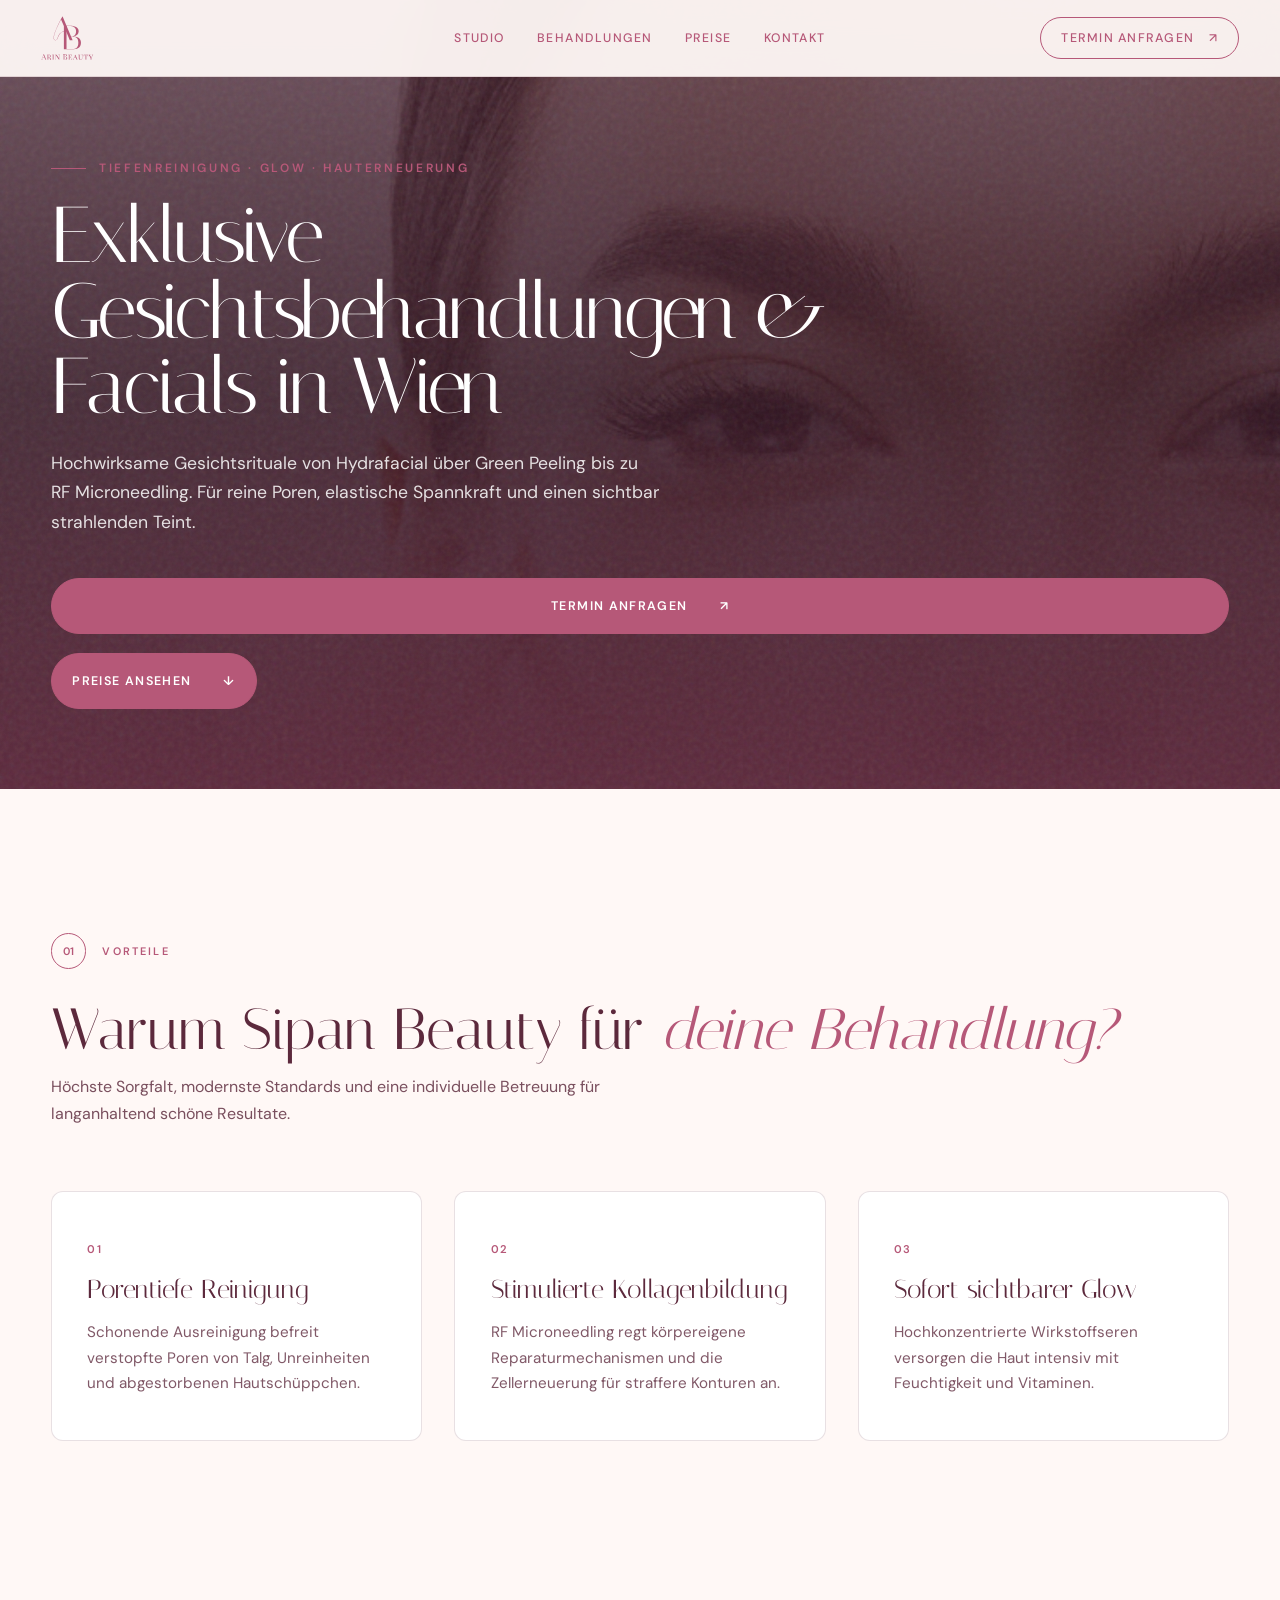
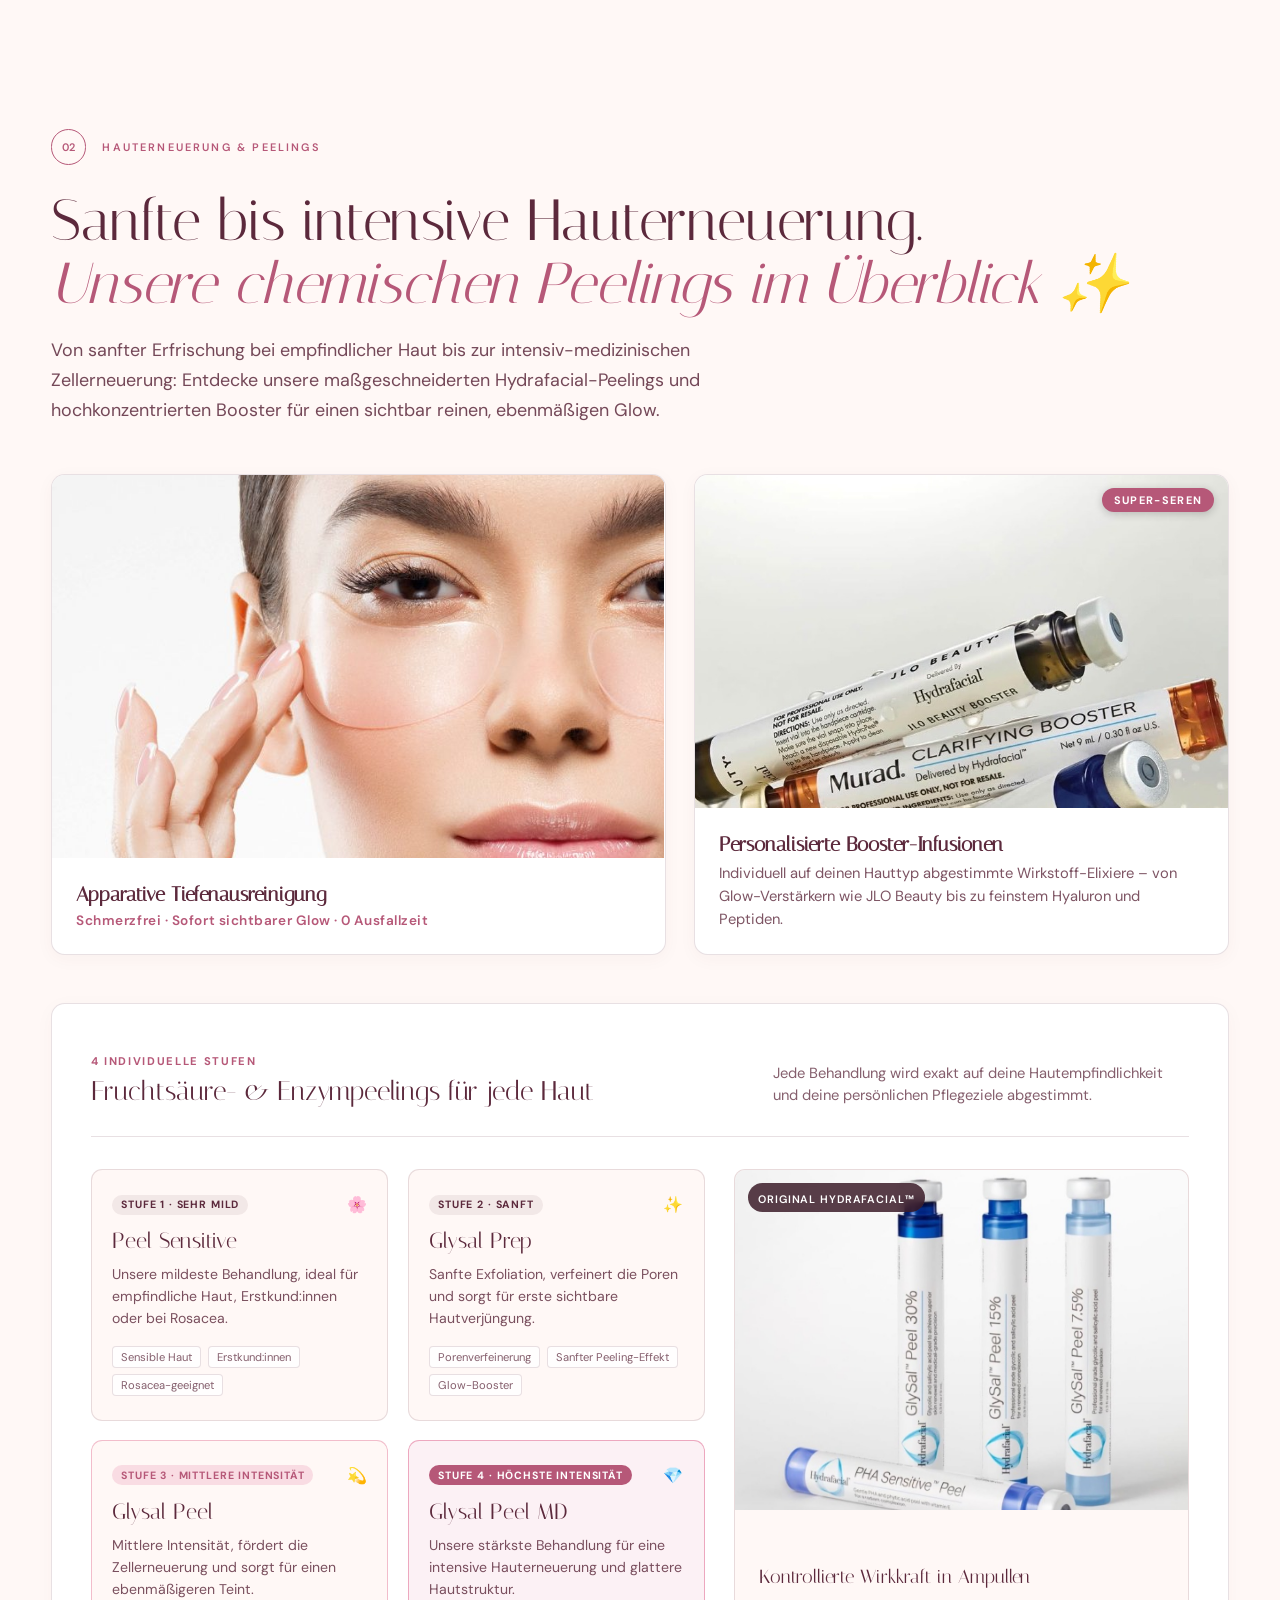
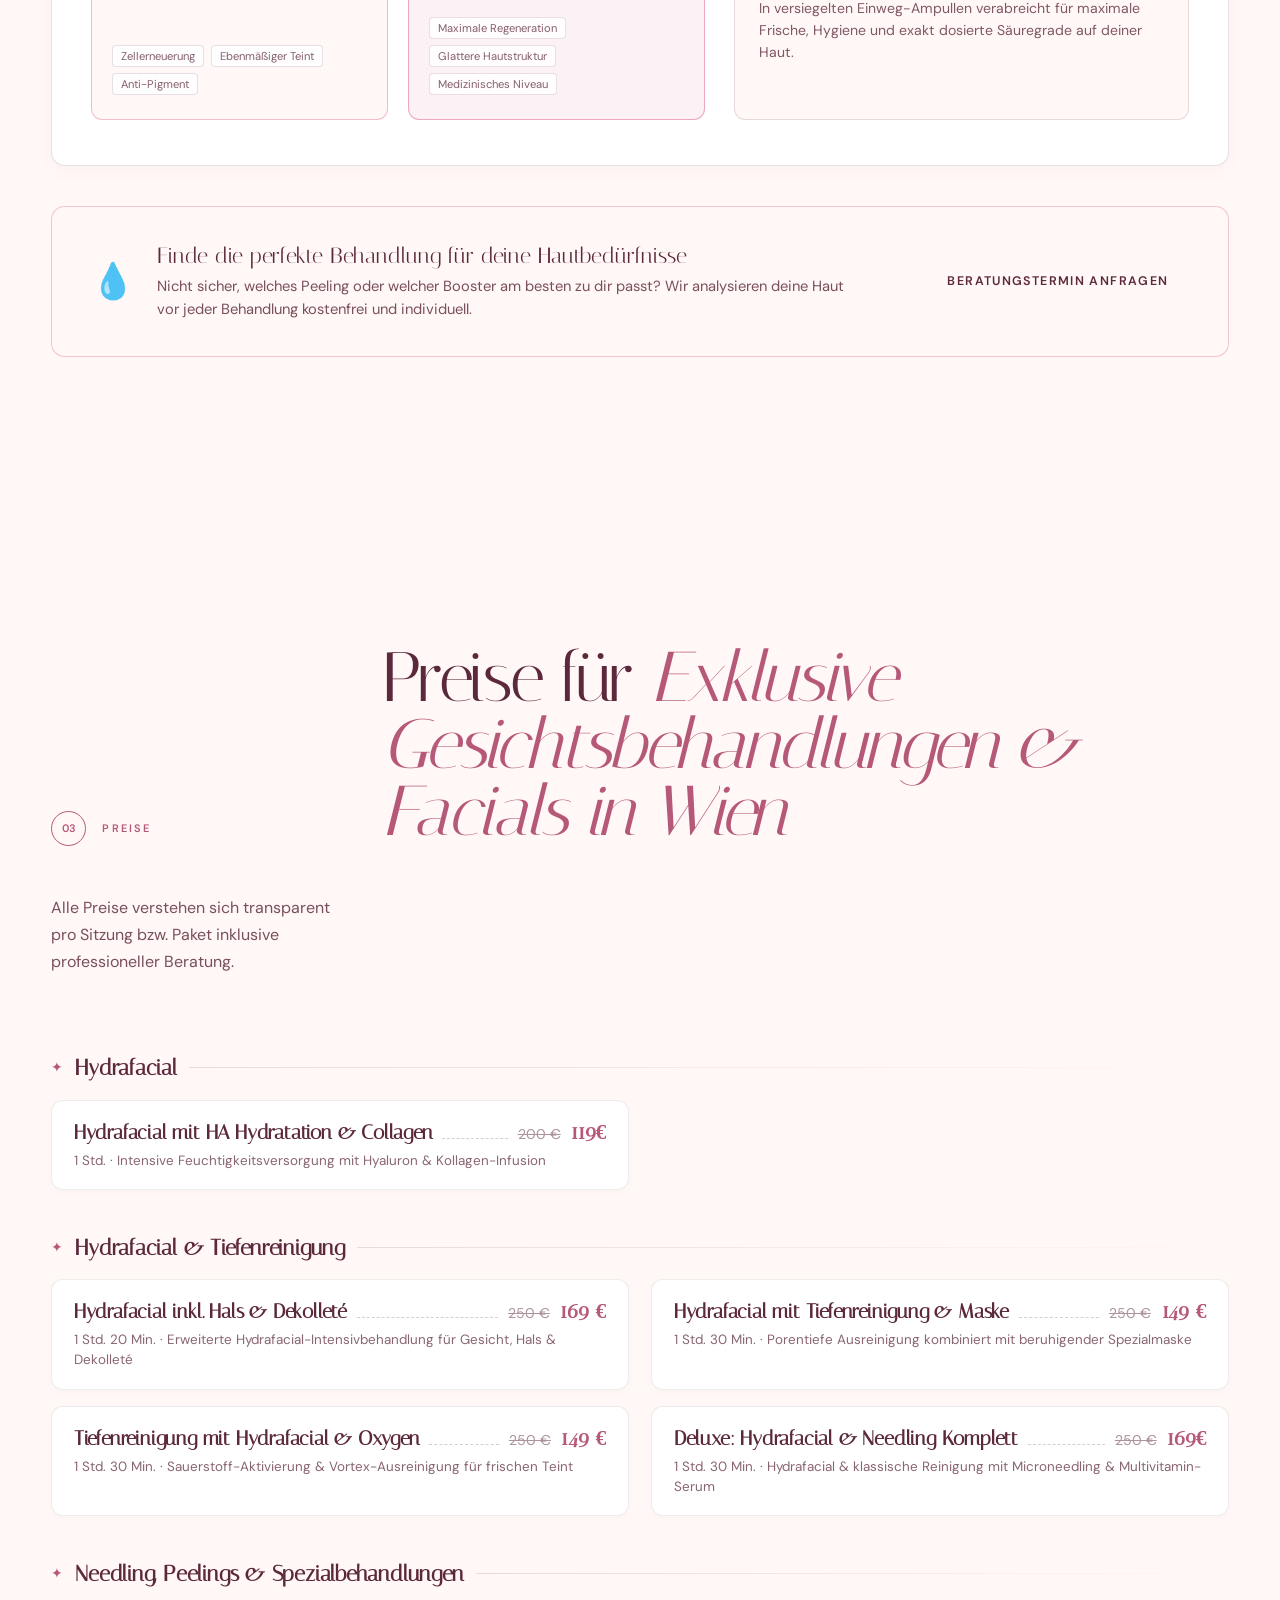
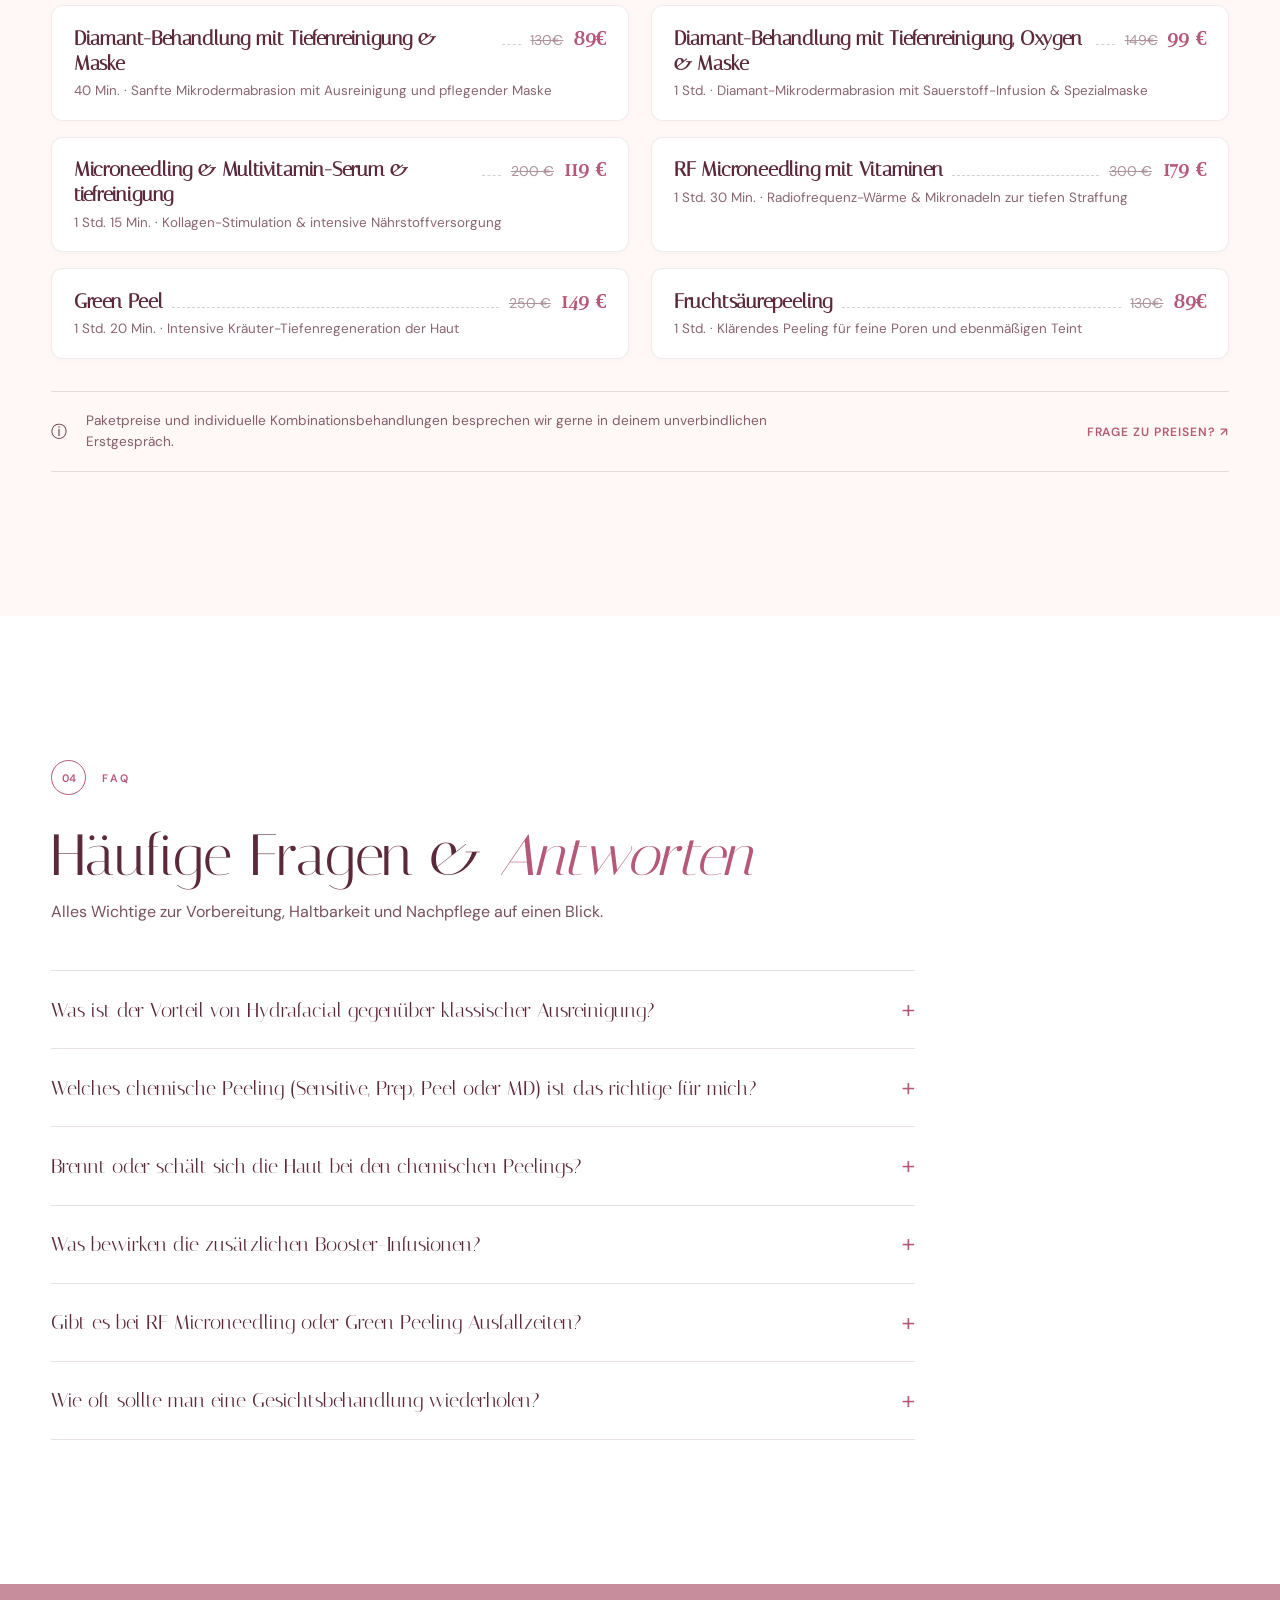
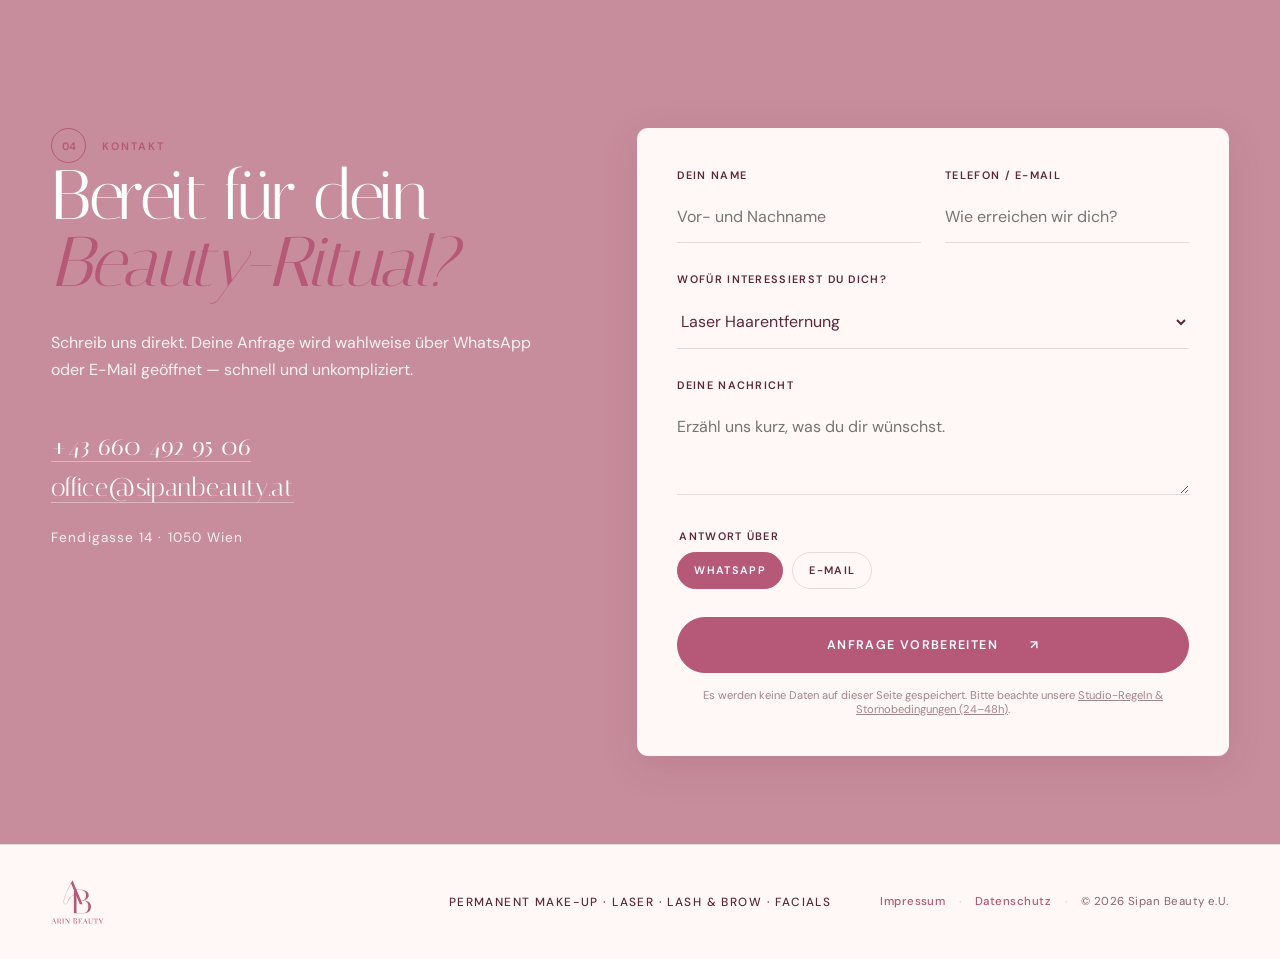
<file: gesichtsbehandlungen/index.html>
<!doctype html>
<html lang="de">
  <head>
    <meta charset="utf-8" />
    <meta name="viewport" content="width=device-width, initial-scale=1" />
    <title>
      Exklusive Gesichtsbehandlungen &amp; Facials in Wien — Sipan Beauty Wien
    </title>
    <meta
      name="description"
      content="Professionelle Gesichtsbehandlungen bei Sipan Beauty in 1050 Wien. Hydrafacial, Green Peeling und RF Microneedling für gesunde, verjüngte Haut."
    />
    <meta name="theme-color" content="#2b111d" />
    <link rel="canonical" href="https://sipanbeauty.at/gesichtsbehandlungen/" />
    <!-- Open Graph / Facebook -->
    <meta property="og:type" content="website" />
    <meta
      property="og:url"
      content="https://sipanbeauty.at/gesichtsbehandlungen/"
    />
    <meta
      property="og:title"
      content="Exklusive Gesichtsbehandlungen &#38; Facials in Wien — Sipan Beauty Wien"
    />
    <meta
      property="og:description"
      content="Professionelle Gesichtsbehandlungen bei Sipan Beauty in 1050 Wien. Hydrafacial, Green Peeling und RF Microneedling für gesunde, verjüngte Haut."
    />
    <meta
      property="og:image"
      content="https://sipanbeauty.at/images/laser.jpg"
    />
    <meta property="og:locale" content="de_AT" />
    <!-- Twitter -->
    <meta name="twitter:card" content="summary_large_image" />
    <meta
      name="twitter:url"
      content="https://sipanbeauty.at/gesichtsbehandlungen/"
    />
    <meta
      name="twitter:title"
      content="Exklusive Gesichtsbehandlungen &#38; Facials in Wien — Sipan Beauty Wien"
    />
    <meta
      name="twitter:description"
      content="Professionelle Gesichtsbehandlungen bei Sipan Beauty in 1050 Wien. Hydrafacial, Green Peeling und RF Microneedling für gesunde, verjüngte Haut."
    />
    <meta
      name="twitter:image"
      content="https://sipanbeauty.at/images/laser.jpg"
    />
    <!-- Fonts & Preconnect -->
    <link rel="preconnect" href="https://fonts.googleapis.com" />
    <link rel="preconnect" href="https://fonts.gstatic.com" crossorigin />
    <link
      href="https://fonts.googleapis.com/css2?family=DM+Sans:wght@400;500;600&family=Italiana&display=swap"
      rel="stylesheet"
    />
    <!-- Favicon -->
    <link
      rel="icon"
      type="image/svg+xml"
      href="data:image/svg+xml,%3Csvg xmlns='http://www.w3.org/2000/svg' viewBox='0 0 64 64'%3E%3Crect width='64' height='64' rx='32' fill='%23f4b7ca'/%3E%3Cpath d='M18 45 30 17h4l12 28h-7l-2.5-6H27.2l-2.4 6h-6.8Zm11.5-12h4.8L32 27l-2.5 6Z' fill='%232b111d'/%3E%3C/svg%3E"
    />
    <!-- Local Business Schema for SEO -->
    <script type="application/ld+json">
      {
        "@context": "https://schema.org",
        "@type": "HealthAndBeautyBusiness",
        "name": "Sipan Beauty",
        "url": "https://sipanbeauty.at",
        "logo": "https://sipanbeauty.at/images/clinic-logo.svg",
        "image": "https://sipanbeauty.at/images/laser.jpg",
        "description": "Professionelle Gesichtsbehandlungen bei Sipan Beauty in 1050 Wien. Hydrafacial, Green Peeling und RF Microneedling für gesunde, verjüngte Haut.",
        "telephone": "+436604929506",
        "priceRange": "€€",
        "address": {
          "@type": "PostalAddress",
          "streetAddress": "Fendigasse 14",
          "addressLocality": "Wien",
          "postalCode": "1050",
          "addressCountry": "AT"
        },
        "geo": {
          "@type": "GeoCoordinates",
          "latitude": 48.1834,
          "longitude": 16.3571
        },
        "openingHoursSpecification": [
          {
            "@type": "OpeningHoursSpecification",
            "dayOfWeek": [
              "Monday",
              "Tuesday",
              "Wednesday",
              "Thursday",
              "Friday"
            ],
            "opens": "09:00",
            "closes": "19:00"
          },
          {
            "@type": "OpeningHoursSpecification",
            "dayOfWeek": "Saturday",
            "opens": "09:00",
            "closes": "18:00"
          }
        ],
        "sameAs": ["https://www.instagram.com/sipanbeauty.at/"]
      }
    </script>
    <script type="application/ld+json">
      {
        "@context": "https://schema.org",
        "@type": "FAQPage",
        "mainEntity": [
          {
            "@type": "Question",
            "name": "Was ist der Vorteil von Hydrafacial gegenüber klassischer Ausreinigung?",
            "acceptedAnswer": {
              "@type": "Answer",
              "text": "Hydrafacial kombiniert Abtragung, Tiefenausreinigung und intensive Hydratisierung in einem Schritt. Durch die Vortex-Technologie ist es deutlich sanfter als manuelles Quetschen und hinterlässt sofort pralle, strahlende Haut ohne Rötungen."
            }
          },
          {
            "@type": "Question",
            "name": "Welches chemische Peeling (Sensitive, Prep, Peel oder MD) ist das richtige für mich?",
            "acceptedAnswer": {
              "@type": "Answer",
              "text": "Vor jeder Behandlung ermitteln wir deinen aktuellen Hautzustand: Für sensible Haut, Erstkund:innen oder bei Rosacea wählen wir Peel Sensitive. Für erste Verfeinerung und Porenkläre Glysal Prep. Bei Hyperpigmentierung und unreiner Haut Glysal Peel, und für maximale Zellerneuerung und verjüngte Tiefenstruktur Glysal Peel MD."
            }
          },
          {
            "@type": "Question",
            "name": "Brennt oder schält sich die Haut bei den chemischen Peelings?",
            "acceptedAnswer": {
              "@type": "Answer",
              "text": "Nein, es entsteht kein unangenehmes Schälen wie bei aggressiven Säuren. Unsere Hydrafacial-Peelings sind optimal gepuffert und mit hydratisierenden Wirkstoffen kombiniert. Du spürst meist nur ein leichtes, angenehmes Kribbeln – deine Haut strahlt direkt danach frisch und prall."
            }
          },
          {
            "@type": "Question",
            "name": "Was bewirken die zusätzlichen Booster-Infusionen?",
            "acceptedAnswer": {
              "@type": "Answer",
              "text": "Booster sind hochkonzentrierte Super-Seren (z. B. von JLO Beauty für strahlenden Glow oder Murad für Fältchenminderung und Elastizität). Sie werden mit der Vortex-Technologie tief in die frisch gereinigte Haut eingebracht und erzielen maximale Langzeitergebnisse."
            }
          },
          {
            "@type": "Question",
            "name": "Gibt es bei RF Microneedling oder Green Peeling Ausfallzeiten?",
            "acceptedAnswer": {
              "@type": "Answer",
              "text": "Bei Hydrafacial gibt es keine Ausfallzeit – du bist sofort gesellschaftsfähig. Bei RF Microneedling oder Green Peeling kann für 24 bis 48 Stunden eine leichte Rötung auftreten; eine ausführliche Nachpflegeanleitung wird dir mitgegeben."
            }
          },
          {
            "@type": "Question",
            "name": "Wie oft sollte man eine Gesichtsbehandlung wiederholen?",
            "acceptedAnswer": {
              "@type": "Answer",
              "text": "Für eine dauerhaft reine und verjüngte Haut empfehlen wir ein Intervall von 4 bis 6 Wochen, abgestimmt auf den natürlichen Erneuerungszyklus der Haut."
            }
          }
        ]
      }
    </script>
    <script type="application/ld+json">
      {
        "@context": "https://schema.org",
        "@type": "Service",
        "name": "Exklusive Gesichtsbehandlungen & Facials in Wien",
        "description": "Hochwirksame Gesichtsrituale von Hydrafacial über Green Peeling bis zu RF Microneedling. Für reine Poren, elastische Spannkraft und einen sichtbar strahlenden Teint.",
        "provider": {
          "@type": "HealthAndBeautyBusiness",
          "name": "Sipan Beauty",
          "telephone": "+436604929506",
          "address": {
            "@type": "PostalAddress",
            "streetAddress": "Fendigasse 14",
            "addressLocality": "Wien",
            "postalCode": "1050",
            "addressCountry": "AT"
          }
        }
      }
    </script>
    <link rel="stylesheet" href="../_astro/_service_.DcyjNBuE.css" />
    <link rel="stylesheet" href="../_astro/_service_.Ce8ks4ca.css" />
  </head>
  <body>
    <a class="skip-link" href="index.html#main">Zum Inhalt springen</a>
    <div class="cursor-glow" aria-hidden="true"></div>
    <header class="site-header" id="site-header">
      <a class="brand" href="../index.html" aria-label="Sipan Beauty Startseite">
        <svg
          xmlns="http://www.w3.org/2000/svg"
          xmlns:xlink="http://www.w3.org/1999/xlink"
          width="auto"
          height="44"
          class="clinic-logo"
          aria-hidden="true"
          viewBox="25 60 325 272"
          preserveAspectRatio="xMidYMid meet"
        >
          <defs><g></g></defs>
          <g fill="currentColor" fill-opacity="1">
            <g transform="translate(95.556233, 209.247886)">
              <g>
                <path
                  d="M 107.566406 0 L 124.910156 0 L 63.175781 -145.761719 L 61.730469 -145.761719 C 46.039062 -119.128906 27.460938 -81.550781 16.515625 -52.027344 C 11.5625 -38.816406 8.671875 -27.253906 7.640625 -18.167969 C 6.605469 -8.878906 8.878906 -2.683594 14.453125 -0.207031 C 15.898438 1.03125 16.515625 1.03125 17.753906 1.238281 C 27.046875 1.652344 30.554688 -5.988281 34.480469 -16.308594 C 41.085938 -31.382812 49.136719 -52.648438 84.234375 -55.949219 Z M 83.617188 -57.394531 C 47.898438 -53.886719 39.640625 -32.207031 32.828125 -16.722656 C 29.523438 -7.226562 26.21875 0 17.960938 -0.621094 C 16.929688 -1.238281 16.308594 -1.238281 15.070312 -1.652344 C 10.117188 -3.304688 8.671875 -9.703125 9.085938 -18.167969 C 10.117188 -27.046875 13.007812 -38.402344 17.960938 -51.617188 C 26.632812 -75.566406 40.671875 -103.644531 53.265625 -128.007812 Z M 83.617188 -57.394531 "
                ></path>
              </g>
            </g>
          </g>
          <g fill="currentColor" fill-opacity="1">
            <g transform="translate(159.251214, 266.327521)">
              <g>
                <path
                  d="M 68.339844 -80.3125 C 85.0625 -83.824219 98.6875 -94.144531 98.6875 -112.726562 C 98.6875 -136.472656 73.914062 -145.761719 42.945312 -145.761719 L 7.226562 -145.761719 L 7.226562 0 L 56.15625 0 C 87.953125 -0.207031 112.726562 -7.226562 112.726562 -40.464844 C 112.726562 -69.785156 94.351562 -78.457031 68.339844 -80.3125 Z M 96.625 -40.464844 C 96.625 -3.304688 73.085938 -1.652344 54.503906 -1.652344 L 23.535156 -1.652344 L 23.535156 -115 C 25.1875 -106.945312 27.664062 -99.925781 31.382812 -94.351562 C 37.371094 -84.855469 46.453125 -79.28125 56.15625 -79.28125 C 74.121094 -79.28125 96.625 -77.421875 96.625 -40.464844 Z M 82.585938 -112.726562 C 82.585938 -90.222656 69.992188 -80.933594 56.15625 -80.933594 C 46.867188 -80.933594 38.816406 -86.09375 33.035156 -95.386719 C 27.046875 -104.054688 23.535156 -116.445312 23.535156 -130.691406 L 23.535156 -144.316406 L 42.945312 -144.316406 C 62.765625 -144.316406 82.585938 -136.265625 82.585938 -112.726562 Z M 82.585938 -112.726562 "
                ></path>
              </g>
            </g>
          </g>
          <g fill="currentColor" fill-opacity="1">
            <g transform="translate(27.166863, 329.665023)">
              <g>
                <path
                  d="M 27.59375 -4.09375 C 28.363281 -2.082031 29.484375 -1.039062 30.953125 -0.96875 L 30.953125 0 C 29.648438 -0.09375 27.910156 -0.140625 25.734375 -0.140625 C 22.953125 -0.140625 20.878906 -0.09375 19.515625 0 L 19.515625 -0.96875 C 20.742188 -1.039062 21.625 -1.195312 22.15625 -1.4375 C 22.695312 -1.675781 22.96875 -2.117188 22.96875 -2.765625 C 22.96875 -3.316406 22.769531 -4.082031 22.375 -5.0625 L 19.40625 -13.046875 L 7.640625 -13.046875 L 5.640625 -7.875 C 4.992188 -6.125 4.671875 -4.796875 4.671875 -3.890625 C 4.671875 -2.890625 5.019531 -2.160156 5.71875 -1.703125 C 6.414062 -1.242188 7.476562 -1 8.90625 -0.96875 L 8.90625 0 C 7.050781 -0.09375 5.1875 -0.140625 3.3125 -0.140625 C 1.851562 -0.140625 0.632812 -0.09375 -0.34375 0 L -0.34375 -0.96875 C 1.28125 -1.363281 2.5625 -2.773438 3.5 -5.203125 L 14.9375 -34.6875 L 15.71875 -34.6875 Z M 19.03125 -14.015625 L 13.578125 -28.5625 L 8.03125 -14.015625 Z M 19.03125 -14.015625 "
                ></path>
              </g>
            </g>
          </g>
          <g fill="currentColor" fill-opacity="1">
            <g transform="translate(59.605397, 329.665023)">
              <g>
                <path
                  d="M 30.75 -2.046875 C 30.132812 -1.171875 29.425781 -0.492188 28.625 -0.015625 C 27.832031 0.453125 26.882812 0.6875 25.78125 0.6875 C 23.0625 0.6875 21.394531 -0.546875 20.78125 -3.015625 L 19.265625 -9.09375 C 18.816406 -10.914062 18.144531 -12.132812 17.25 -12.75 C 16.351562 -13.363281 15.03125 -13.671875 13.28125 -13.671875 L 10.515625 -13.671875 L 10.515625 -5.15625 C 10.515625 -3.925781 10.609375 -3.035156 10.796875 -2.484375 C 10.992188 -1.929688 11.359375 -1.554688 11.890625 -1.359375 C 12.429688 -1.171875 13.285156 -1.039062 14.453125 -0.96875 L 14.453125 0 C 12.960938 -0.09375 10.898438 -0.140625 8.265625 -0.140625 C 5.484375 -0.140625 3.410156 -0.09375 2.046875 0 L 2.046875 -0.96875 C 3.210938 -1.039062 4.0625 -1.171875 4.59375 -1.359375 C 5.132812 -1.554688 5.5 -1.929688 5.6875 -2.484375 C 5.882812 -3.035156 5.984375 -3.925781 5.984375 -5.15625 L 5.984375 -24.421875 C 5.984375 -25.660156 5.882812 -26.550781 5.6875 -27.09375 C 5.5 -27.644531 5.132812 -28.019531 4.59375 -28.21875 C 4.0625 -28.414062 3.210938 -28.546875 2.046875 -28.609375 L 2.046875 -29.578125 C 3.410156 -29.484375 5.390625 -29.4375 7.984375 -29.4375 L 12.9375 -29.484375 C 13.488281 -29.515625 14.125 -29.53125 14.84375 -29.53125 C 18.476562 -29.53125 21.257812 -28.847656 23.1875 -27.484375 C 25.113281 -26.128906 26.078125 -24.363281 26.078125 -22.1875 C 26.078125 -20.300781 25.320312 -18.578125 23.8125 -17.015625 C 22.3125 -15.460938 19.835938 -14.476562 16.390625 -14.0625 C 17.046875 -14 17.597656 -13.929688 18.046875 -13.859375 C 19.765625 -13.609375 21.125 -13.09375 22.125 -12.3125 C 23.132812 -11.53125 23.851562 -10.28125 24.28125 -8.5625 L 25.34375 -4.140625 C 25.601562 -3.003906 25.882812 -2.195312 26.1875 -1.71875 C 26.5 -1.25 26.898438 -1.015625 27.390625 -1.015625 C 28.203125 -1.015625 29.09375 -1.566406 30.0625 -2.671875 Z M 13.625 -28.609375 C 12.75 -28.609375 12.09375 -28.492188 11.65625 -28.265625 C 11.21875 -28.035156 10.914062 -27.628906 10.75 -27.046875 C 10.59375 -26.460938 10.515625 -25.585938 10.515625 -24.421875 L 10.515625 -14.640625 L 13.765625 -14.640625 C 16.617188 -14.640625 18.570312 -15.25 19.625 -16.46875 C 20.6875 -17.6875 21.21875 -19.414062 21.21875 -21.65625 C 21.21875 -23.988281 20.625 -25.726562 19.4375 -26.875 C 18.25 -28.03125 16.3125 -28.609375 13.625 -28.609375 Z M 13.625 -28.609375 "
                ></path>
              </g>
            </g>
          </g>
          <g fill="currentColor" fill-opacity="1">
            <g transform="translate(91.75214, 329.665023)">
              <g>
                <path
                  d="M 14.453125 -28.609375 C 13.285156 -28.546875 12.429688 -28.414062 11.890625 -28.21875 C 11.359375 -28.019531 10.992188 -27.644531 10.796875 -27.09375 C 10.609375 -26.550781 10.515625 -25.660156 10.515625 -24.421875 L 10.515625 -5.15625 C 10.515625 -3.925781 10.609375 -3.035156 10.796875 -2.484375 C 10.992188 -1.929688 11.359375 -1.554688 11.890625 -1.359375 C 12.429688 -1.171875 13.285156 -1.039062 14.453125 -0.96875 L 14.453125 0 C 12.960938 -0.09375 10.898438 -0.140625 8.265625 -0.140625 C 5.484375 -0.140625 3.410156 -0.09375 2.046875 0 L 2.046875 -0.96875 C 3.210938 -1.039062 4.0625 -1.171875 4.59375 -1.359375 C 5.132812 -1.554688 5.5 -1.929688 5.6875 -2.484375 C 5.882812 -3.035156 5.984375 -3.925781 5.984375 -5.15625 L 5.984375 -24.421875 C 5.984375 -25.660156 5.882812 -26.550781 5.6875 -27.09375 C 5.5 -27.644531 5.132812 -28.019531 4.59375 -28.21875 C 4.0625 -28.414062 3.210938 -28.546875 2.046875 -28.609375 L 2.046875 -29.578125 C 3.410156 -29.484375 5.484375 -29.4375 8.265625 -29.4375 C 10.859375 -29.4375 12.921875 -29.484375 14.453125 -29.578125 Z M 14.453125 -28.609375 "
                ></path>
              </g>
            </g>
          </g>
          <g fill="currentColor" fill-opacity="1">
            <g transform="translate(110.038642, 329.665023)">
              <g>
                <path
                  d="M 31.625 -28.609375 C 30.488281 -28.546875 29.644531 -28.375 29.09375 -28.09375 C 28.539062 -27.820312 28.164062 -27.367188 27.96875 -26.734375 C 27.78125 -26.097656 27.6875 -25.164062 27.6875 -23.9375 L 27.6875 0.25 L 26.5625 0.25 L 7.109375 -26.71875 L 7.109375 -5.640625 C 7.109375 -4.378906 7.210938 -3.4375 7.421875 -2.8125 C 7.628906 -2.195312 8.039062 -1.753906 8.65625 -1.484375 C 9.269531 -1.210938 10.226562 -1.039062 11.53125 -0.96875 L 11.53125 0 C 10.363281 -0.09375 8.707031 -0.140625 6.5625 -0.140625 C 4.625 -0.140625 3.117188 -0.09375 2.046875 0 L 2.046875 -0.96875 C 3.179688 -1.039062 4.023438 -1.210938 4.578125 -1.484375 C 5.128906 -1.753906 5.5 -2.207031 5.6875 -2.84375 C 5.882812 -3.476562 5.984375 -4.410156 5.984375 -5.640625 L 5.984375 -24.421875 C 5.984375 -25.660156 5.882812 -26.550781 5.6875 -27.09375 C 5.5 -27.644531 5.132812 -28.019531 4.59375 -28.21875 C 4.0625 -28.414062 3.210938 -28.546875 2.046875 -28.609375 L 2.046875 -29.578125 C 3.117188 -29.484375 4.625 -29.4375 6.5625 -29.4375 C 8.320312 -29.4375 9.816406 -29.484375 11.046875 -29.578125 L 26.5625 -7.984375 L 26.5625 -23.9375 C 26.5625 -25.207031 26.457031 -26.148438 26.25 -26.765625 C 26.039062 -27.378906 25.625 -27.820312 25 -28.09375 C 24.382812 -28.375 23.429688 -28.546875 22.140625 -28.609375 L 22.140625 -29.578125 C 23.304688 -29.484375 24.957031 -29.4375 27.09375 -29.4375 C 29.039062 -29.4375 30.550781 -29.484375 31.625 -29.578125 Z M 31.625 -28.609375 "
                ></path>
              </g>
            </g>
          </g>
          <g fill="currentColor" fill-opacity="1">
            <g transform="translate(145.151962, 329.665023)"><g></g></g>
          </g>
          <g fill="currentColor" fill-opacity="1">
            <g transform="translate(159.06155, 329.665023)">
              <g>
                <path
                  d="M 18.203125 -18.203125 C 21.765625 -17.710938 24.304688 -16.679688 25.828125 -15.109375 C 27.359375 -13.535156 28.125 -11.644531 28.125 -9.4375 C 28.125 -7.59375 27.648438 -5.957031 26.703125 -4.53125 C 25.765625 -3.101562 24.421875 -1.988281 22.671875 -1.1875 C 20.921875 -0.394531 18.847656 0 16.453125 0 C 15.566406 0 14.816406 -0.015625 14.203125 -0.046875 C 12.128906 -0.109375 10.085938 -0.140625 8.078125 -0.140625 C 5.421875 -0.140625 3.410156 -0.09375 2.046875 0 L 2.046875 -0.96875 C 3.210938 -1.039062 4.0625 -1.171875 4.59375 -1.359375 C 5.132812 -1.554688 5.5 -1.929688 5.6875 -2.484375 C 5.882812 -3.035156 5.984375 -3.925781 5.984375 -5.15625 L 5.984375 -29.296875 C 5.984375 -30.523438 5.882812 -31.414062 5.6875 -31.96875 C 5.5 -32.519531 5.132812 -32.890625 4.59375 -33.078125 C 4.0625 -33.273438 3.210938 -33.40625 2.046875 -33.46875 L 2.046875 -34.453125 C 3.410156 -34.347656 5.390625 -34.296875 7.984375 -34.296875 L 13.234375 -34.34375 C 13.847656 -34.382812 14.546875 -34.40625 15.328125 -34.40625 C 18.640625 -34.40625 21.175781 -33.707031 22.9375 -32.3125 C 24.707031 -30.914062 25.59375 -29.066406 25.59375 -26.765625 C 25.59375 -24.878906 25 -23.191406 23.8125 -21.703125 C 22.632812 -20.210938 20.765625 -19.078125 18.203125 -18.296875 Z M 14.109375 -33.46875 C 13.109375 -33.46875 12.351562 -33.351562 11.84375 -33.125 C 11.34375 -32.90625 10.992188 -32.503906 10.796875 -31.921875 C 10.609375 -31.335938 10.515625 -30.460938 10.515625 -29.296875 L 10.515625 -18.296875 L 13.765625 -18.296875 C 16.429688 -18.296875 18.289062 -19.015625 19.34375 -20.453125 C 20.394531 -21.898438 20.921875 -23.820312 20.921875 -26.21875 C 20.921875 -28.65625 20.382812 -30.472656 19.3125 -31.671875 C 18.238281 -32.867188 16.503906 -33.46875 14.109375 -33.46875 Z M 14.15625 -1.125 C 20.21875 -1.125 23.25 -3.960938 23.25 -9.640625 C 23.25 -12.203125 22.5625 -14.144531 21.1875 -15.46875 C 19.8125 -16.800781 17.613281 -17.46875 14.59375 -17.46875 L 10.515625 -17.46875 L 10.515625 -5.15625 C 10.515625 -3.988281 10.609375 -3.128906 10.796875 -2.578125 C 10.992188 -2.023438 11.34375 -1.644531 11.84375 -1.4375 C 12.351562 -1.226562 13.125 -1.125 14.15625 -1.125 Z M 14.15625 -1.125 "
                ></path>
              </g>
            </g>
          </g>
          <g fill="currentColor" fill-opacity="1">
            <g transform="translate(191.159652, 329.665023)">
              <g>
                <path
                  d="M 25.984375 -5.734375 C 25.984375 -4.054688 26.097656 -2.144531 26.328125 0 C 24.210938 -0.09375 20.660156 -0.140625 15.671875 -0.140625 C 9.671875 -0.140625 5.128906 -0.09375 2.046875 0 L 2.046875 -0.96875 C 3.210938 -1.039062 4.0625 -1.171875 4.59375 -1.359375 C 5.132812 -1.554688 5.5 -1.929688 5.6875 -2.484375 C 5.882812 -3.035156 5.984375 -3.925781 5.984375 -5.15625 L 5.984375 -24.421875 C 5.984375 -25.660156 5.882812 -26.550781 5.6875 -27.09375 C 5.5 -27.644531 5.132812 -28.019531 4.59375 -28.21875 C 4.0625 -28.414062 3.210938 -28.546875 2.046875 -28.609375 L 2.046875 -29.578125 C 5.128906 -29.484375 9.671875 -29.4375 15.671875 -29.4375 C 20.210938 -29.4375 23.4375 -29.484375 25.34375 -29.578125 C 25.125 -27.628906 25.015625 -25.878906 25.015625 -24.328125 C 25.015625 -23.066406 25.0625 -22.0625 25.15625 -21.3125 L 24.03125 -21.3125 C 23.8125 -23.96875 23.253906 -25.820312 22.359375 -26.875 C 21.460938 -27.9375 20.007812 -28.46875 18 -28.46875 L 14.453125 -28.46875 C 13.285156 -28.46875 12.429688 -28.375 11.890625 -28.1875 C 11.359375 -28.007812 10.992188 -27.644531 10.796875 -27.09375 C 10.609375 -26.550781 10.515625 -25.660156 10.515625 -24.421875 L 10.515625 -15.375 L 14.546875 -15.375 C 15.585938 -15.375 16.382812 -15.640625 16.9375 -16.171875 C 17.488281 -16.710938 17.859375 -17.296875 18.046875 -17.921875 C 18.242188 -18.554688 18.425781 -19.363281 18.59375 -20.34375 L 19.703125 -20.34375 C 19.609375 -19.238281 19.5625 -18.035156 19.5625 -16.734375 L 19.5625 -14.890625 C 19.5625 -13.617188 19.660156 -11.800781 19.859375 -9.4375 L 18.734375 -9.4375 C 18.535156 -11 18.160156 -12.21875 17.609375 -13.09375 C 17.054688 -13.96875 16.035156 -14.40625 14.546875 -14.40625 L 10.515625 -14.40625 L 10.515625 -5.15625 C 10.515625 -3.925781 10.609375 -3.035156 10.796875 -2.484375 C 10.992188 -1.929688 11.359375 -1.566406 11.890625 -1.390625 C 12.429688 -1.210938 13.285156 -1.125 14.453125 -1.125 L 18 -1.125 C 19.625 -1.125 20.90625 -1.378906 21.84375 -1.890625 C 22.78125 -2.410156 23.492188 -3.242188 23.984375 -4.390625 C 24.472656 -5.546875 24.816406 -7.164062 25.015625 -9.25 L 26.125 -9.25 C 26.03125 -8.375 25.984375 -7.203125 25.984375 -5.734375 Z M 25.984375 -5.734375 "
                ></path>
              </g>
            </g>
          </g>
          <g fill="currentColor" fill-opacity="1">
            <g transform="translate(221.896042, 329.665023)">
              <g>
                <path
                  d="M 26.765625 -4.09375 C 27.640625 -2.082031 28.757812 -1.039062 30.125 -0.96875 L 30.125 0 C 28.820312 -0.09375 27.082031 -0.140625 24.90625 -0.140625 C 22.125 -0.140625 20.050781 -0.09375 18.6875 0 L 18.6875 -0.96875 C 19.882812 -1.039062 20.765625 -1.203125 21.328125 -1.453125 C 21.898438 -1.710938 22.1875 -2.148438 22.1875 -2.765625 C 22.1875 -3.285156 21.957031 -4.050781 21.5 -5.0625 L 19.03125 -10.609375 L 7.203125 -10.609375 L 5.546875 -6.953125 C 4.992188 -5.691406 4.71875 -4.65625 4.71875 -3.84375 C 4.71875 -3 5.015625 -2.34375 5.609375 -1.875 C 6.210938 -1.40625 7.179688 -1.101562 8.515625 -0.96875 L 8.515625 0 C 7.546875 -0.09375 6.070312 -0.140625 4.09375 -0.140625 C 2.113281 -0.140625 0.703125 -0.09375 -0.140625 0 L -0.140625 -0.96875 C 0.734375 -1.195312 1.476562 -1.691406 2.09375 -2.453125 C 2.707031 -3.210938 3.289062 -4.226562 3.84375 -5.5 L 14.59375 -29.828125 L 15.375 -29.828125 Z M 18.640625 -11.578125 L 13.140625 -23.9375 L 7.59375 -11.578125 Z M 18.640625 -11.578125 "
                ></path>
              </g>
            </g>
          </g>
          <g fill="currentColor" fill-opacity="1">
            <g transform="translate(253.653727, 329.665023)">
              <g>
                <path
                  d="M 30.796875 -28.609375 C 29.660156 -28.546875 28.816406 -28.375 28.265625 -28.09375 C 27.710938 -27.820312 27.335938 -27.367188 27.140625 -26.734375 C 26.953125 -26.097656 26.859375 -25.164062 26.859375 -23.9375 L 26.859375 -13.1875 C 26.859375 -10.945312 26.703125 -9.039062 26.390625 -7.46875 C 26.085938 -5.894531 25.578125 -4.523438 24.859375 -3.359375 C 24.085938 -2.128906 22.960938 -1.144531 21.484375 -0.40625 C 20.003906 0.320312 18.328125 0.6875 16.453125 0.6875 C 13.109375 0.6875 10.546875 -0.0234375 8.765625 -1.453125 C 7.335938 -2.722656 6.378906 -4.164062 5.890625 -5.78125 C 5.398438 -7.40625 5.15625 -9.828125 5.15625 -13.046875 L 5.15625 -24.421875 C 5.15625 -25.660156 5.054688 -26.550781 4.859375 -27.09375 C 4.671875 -27.644531 4.304688 -28.019531 3.765625 -28.21875 C 3.234375 -28.414062 2.382812 -28.546875 1.21875 -28.609375 L 1.21875 -29.578125 C 2.582031 -29.484375 4.65625 -29.4375 7.4375 -29.4375 C 10.039062 -29.4375 12.101562 -29.484375 13.625 -29.578125 L 13.625 -28.609375 C 12.457031 -28.546875 11.601562 -28.414062 11.0625 -28.21875 C 10.53125 -28.019531 10.164062 -27.644531 9.96875 -27.09375 C 9.78125 -26.550781 9.6875 -25.660156 9.6875 -24.421875 L 9.6875 -12.21875 C 9.6875 -9.8125 9.847656 -7.820312 10.171875 -6.25 C 10.492188 -4.675781 11.179688 -3.410156 12.234375 -2.453125 C 13.285156 -1.492188 14.835938 -1.015625 16.890625 -1.015625 C 20.128906 -1.015625 22.410156 -2.035156 23.734375 -4.078125 C 25.066406 -6.128906 25.734375 -8.988281 25.734375 -12.65625 L 25.734375 -23.9375 C 25.734375 -25.6875 25.414062 -26.882812 24.78125 -27.53125 C 24.15625 -28.1875 23 -28.546875 21.3125 -28.609375 L 21.3125 -29.578125 C 22.476562 -29.484375 24.132812 -29.4375 26.28125 -29.4375 C 28.21875 -29.4375 29.722656 -29.484375 30.796875 -29.578125 Z M 30.796875 -28.609375 "
                ></path>
              </g>
            </g>
          </g>
          <g fill="currentColor" fill-opacity="1">
            <g transform="translate(287.453981, 329.665023)">
              <g>
                <path
                  d="M 29.046875 -29.578125 C 28.816406 -27.441406 28.703125 -25.53125 28.703125 -23.84375 C 28.703125 -22.15625 28.753906 -20.828125 28.859375 -19.859375 L 27.734375 -19.859375 C 27.535156 -22.117188 27.222656 -23.847656 26.796875 -25.046875 C 26.378906 -26.253906 25.703125 -27.125 24.765625 -27.65625 C 23.828125 -28.195312 22.484375 -28.46875 20.734375 -28.46875 L 17.609375 -28.46875 L 17.609375 -5.640625 C 17.609375 -4.273438 17.738281 -3.285156 18 -2.671875 C 18.257812 -2.054688 18.710938 -1.632812 19.359375 -1.40625 C 20.015625 -1.1875 21.070312 -1.039062 22.53125 -0.96875 L 22.53125 0 C 20.84375 -0.09375 18.457031 -0.140625 15.375 -0.140625 C 12.132812 -0.140625 9.734375 -0.09375 8.171875 0 L 8.171875 -0.96875 C 9.628906 -1.039062 10.679688 -1.1875 11.328125 -1.40625 C 11.984375 -1.632812 12.441406 -2.054688 12.703125 -2.671875 C 12.960938 -3.285156 13.09375 -4.273438 13.09375 -5.640625 L 13.09375 -28.46875 L 9.96875 -28.46875 C 8.21875 -28.46875 6.875 -28.195312 5.9375 -27.65625 C 5 -27.125 4.316406 -26.253906 3.890625 -25.046875 C 3.472656 -23.847656 3.164062 -22.117188 2.96875 -19.859375 L 1.84375 -19.859375 C 1.945312 -20.890625 2 -22.21875 2 -23.84375 C 2 -25.53125 1.882812 -27.441406 1.65625 -29.578125 C 4.34375 -29.484375 8.914062 -29.4375 15.375 -29.4375 C 21.800781 -29.4375 26.359375 -29.484375 29.046875 -29.578125 Z M 29.046875 -29.578125 "
                ></path>
              </g>
            </g>
          </g>
          <g fill="currentColor" fill-opacity="1">
            <g transform="translate(319.941161, 329.665023)">
              <g>
                <path
                  d="M 23.640625 -29.390625 C 25.492188 -29.390625 26.742188 -29.453125 27.390625 -29.578125 L 27.390625 -28.5625 C 26.835938 -28.425781 26.332031 -28.113281 25.875 -27.625 C 25.425781 -27.144531 24.894531 -26.351562 24.28125 -25.25 L 16.640625 -11.578125 L 16.640625 -5.15625 C 16.640625 -3.925781 16.734375 -3.035156 16.921875 -2.484375 C 17.117188 -1.929688 17.484375 -1.554688 18.015625 -1.359375 C 18.554688 -1.171875 19.410156 -1.039062 20.578125 -0.96875 L 20.578125 0 C 19.085938 -0.09375 17.03125 -0.140625 14.40625 -0.140625 C 11.613281 -0.140625 9.535156 -0.09375 8.171875 0 L 8.171875 -0.96875 C 9.335938 -1.039062 10.1875 -1.171875 10.71875 -1.359375 C 11.257812 -1.554688 11.625 -1.929688 11.8125 -2.484375 C 12.007812 -3.035156 12.109375 -3.925781 12.109375 -5.15625 L 12.109375 -10.21875 L 2.71875 -25.84375 C 2.101562 -26.875 1.59375 -27.5625 1.1875 -27.90625 C 0.78125 -28.25 0.351562 -28.46875 -0.09375 -28.5625 L -0.09375 -29.578125 C 1.976562 -29.453125 3.40625 -29.390625 4.1875 -29.390625 C 6.425781 -29.390625 8.695312 -29.453125 11 -29.578125 L 11 -28.5625 C 9.894531 -28.5625 9.050781 -28.472656 8.46875 -28.296875 C 7.882812 -28.117188 7.59375 -27.71875 7.59375 -27.09375 C 7.59375 -26.550781 7.867188 -25.789062 8.421875 -24.8125 L 15.765625 -12.546875 L 21.796875 -23.15625 C 22.515625 -24.457031 22.875 -25.5 22.875 -26.28125 C 22.875 -27.632812 21.753906 -28.394531 19.515625 -28.5625 L 19.515625 -29.578125 C 20.710938 -29.453125 22.085938 -29.390625 23.640625 -29.390625 Z M 23.640625 -29.390625 "
                ></path>
              </g>
            </g>
          </g>
        </svg>
      </a>
      <nav class="desktop-nav" aria-label="Hauptnavigation">
        <a href="../index.html#studio">Studio</a>
        <a href="../behandlungen/index.html" class="active">Behandlungen</a>
        <a href="../preise/index.html" class>Preise</a>
        <a href="../kontakt/index.html" class>Kontakt</a>
      </nav>
      <a class="nav-cta" href="../kontakt/index.html"
        >Termin anfragen <span>↗</span></a
      >
      <button
        class="menu-toggle"
        id="menu-toggle"
        type="button"
        aria-expanded="false"
        aria-controls="mobile-menu"
        aria-label="Menü öffnen"
      >
        <span></span><span></span>
      </button>
      <nav class="mobile-menu" id="mobile-menu" aria-label="Mobile Navigation">
        <a href="../index.html">Startseite</a>
        <a href="../index.html#studio">Studio</a>
        <a href="../behandlungen/index.html">Behandlungen</a>
        <a href="../preise/index.html">Preise</a>
        <a href="../kontakt/index.html">Kontakt</a>
        <a class="mobile-menu-cta" href="../kontakt/index.html"
          >Termin anfragen <span>↗</span></a
        >
      </nav>
    </header>
    <script type="module">
      const t = document.getElementById("menu-toggle"),
        n = document.getElementById("mobile-menu");
      if (t && n) {
        const s = () => {
          (t.setAttribute("aria-expanded", "false"),
            t.setAttribute("aria-label", "Menü öffnen"),
            n.classList.remove("open"),
            document.body.classList.remove("menu-open"));
        };
        (t.addEventListener("click", () => {
          const e = t.getAttribute("aria-expanded") === "true";
          (t.setAttribute("aria-expanded", String(!e)),
            t.setAttribute("aria-label", e ? "Menü öffnen" : "Menü schließen"),
            n.classList.toggle("open", !e),
            document.body.classList.toggle("menu-open", !e));
        }),
          n.querySelectorAll("a").forEach((e) => {
            e.addEventListener("click", s);
          }),
          window.addEventListener("keydown", (e) => {
            e.key === "Escape" && n.classList.contains("open") && s();
          }));
      }
    </script>
    <main id="main" data-astro-cid-qi53ejbq>
      <!-- Immersive Dark Editorial Hero -->
      <section
        class="service-hero"
        aria-label="Exklusive Gesichtsbehandlungen &#38; Facials in Wien"
        data-astro-cid-qi53ejbq
      >
        <img
          class="service-hero-bg"
          src="../images/facial.jpg"
          alt="Exklusive Gesichtsbehandlungen &#38; Facials in Wien"
          data-astro-cid-qi53ejbq
        />
        <div class="service-hero-wash" data-astro-cid-qi53ejbq></div>
        <div
          class="hero-grain"
          aria-hidden="true"
          data-astro-cid-qi53ejbq
        ></div>
        <div class="service-hero-content" data-astro-cid-qi53ejbq>
          <p class="eyebrow hero-kicker reveal" data-astro-cid-qi53ejbq>
            TIEFENREINIGUNG · GLOW · HAUTERNEUERUNG
          </p>
          <h1 class="reveal" data-astro-cid-qi53ejbq>
            Exklusive Gesichtsbehandlungen &amp; Facials in Wien
          </h1>
          <p class="service-hero-lead reveal" data-astro-cid-qi53ejbq>
            Hochwirksame Gesichtsrituale von Hydrafacial über Green Peeling bis
            zu RF Microneedling. Für reine Poren, elastische Spannkraft und
            einen sichtbar strahlenden Teint.
          </p>
          <div class="service-hero-actions reveal" data-astro-cid-qi53ejbq>
            <a
              class="button button-pink"
              href="index.html#kontakt"
              data-astro-cid-qi53ejbq
              >Termin anfragen <span data-astro-cid-qi53ejbq>↗</span></a
            >
            <a
              class="button button-light"
              href="index.html#preise"
              data-astro-cid-qi53ejbq
              >Preise ansehen <span data-astro-cid-qi53ejbq>↓</span></a
            >
          </div>
        </div>
      </section>
      <!-- Benefits Section -->
      <section class="section service-benefits" data-astro-cid-qi53ejbq>
        <div class="section-label reveal" data-astro-cid-qi53ejbq>
          <span data-astro-cid-qi53ejbq>01</span> VORTEILE
        </div>
        <div class="benefits-intro reveal" data-astro-cid-qi53ejbq>
          <h2 data-astro-cid-qi53ejbq>
            Warum Sipan Beauty für
            <em data-astro-cid-qi53ejbq>deine Behandlung?</em>
          </h2>
          <p data-astro-cid-qi53ejbq>
            Höchste Sorgfalt, modernste Standards und eine individuelle
            Betreuung für langanhaltend schöne Resultate.
          </p>
        </div>
        <div class="benefits-grid" data-astro-cid-qi53ejbq>
          <div class="benefit-card reveal" data-astro-cid-qi53ejbq>
            <span class="benefit-number" data-astro-cid-qi53ejbq>01</span>
            <h3 data-astro-cid-qi53ejbq>Porentiefe Reinigung</h3>
            <p data-astro-cid-qi53ejbq>
              Schonende Ausreinigung befreit verstopfte Poren von Talg,
              Unreinheiten und abgestorbenen Hautschüppchen.
            </p>
          </div>
          <div class="benefit-card reveal" data-astro-cid-qi53ejbq>
            <span class="benefit-number" data-astro-cid-qi53ejbq>02</span>
            <h3 data-astro-cid-qi53ejbq>Stimulierte Kollagenbildung</h3>
            <p data-astro-cid-qi53ejbq>
              RF Microneedling regt körpereigene Reparaturmechanismen und die
              Zellerneuerung für straffere Konturen an.
            </p>
          </div>
          <div class="benefit-card reveal" data-astro-cid-qi53ejbq>
            <span class="benefit-number" data-astro-cid-qi53ejbq>03</span>
            <h3 data-astro-cid-qi53ejbq>Sofort sichtbarer Glow</h3>
            <p data-astro-cid-qi53ejbq>
              Hochkonzentrierte Wirkstoffseren versorgen die Haut intensiv mit
              Feuchtigkeit und Vitaminen.
            </p>
          </div>
        </div>
      </section>
      <!-- MeDioStar Monolith Deep-Dive (Exclusive to Laser Hair Removal) -->
      <!-- Dedicated Facial Treatments & Chemical Peels Deep-Dive -->
      <section
        class="section facial-peels-section"
        id="peelings"
        data-astro-cid-qi53ejbq
      >
        <div class="facial-showcase-header reveal" data-astro-cid-qi53ejbq>
          <div class="facial-showcase-info" data-astro-cid-qi53ejbq>
            <div class="section-label" data-astro-cid-qi53ejbq>
              <span data-astro-cid-qi53ejbq>02</span> HAUTERNEUERUNG & PEELINGS
            </div>
            <h2 data-astro-cid-qi53ejbq>
              Sanfte bis intensive Hauterneuerung.<br data-astro-cid-qi53ejbq />
              <em data-astro-cid-qi53ejbq
                >Unsere chemischen Peelings im Überblick ✨</em
              >
            </h2>
            <p class="facial-lead" data-astro-cid-qi53ejbq>
              Von sanfter Erfrischung bei empfindlicher Haut bis zur
              intensiv-medizinischen Zellerneuerung: Entdecke unsere
              maßgeschneiderten Hydrafacial-Peelings und hochkonzentrierten
              Booster für einen sichtbar reinen, ebenmäßigen Glow.
            </p>
          </div>
        </div>
        <div class="facial-media-grid reveal" data-astro-cid-qi53ejbq>
          <div class="facial-video-card" data-astro-cid-qi53ejbq>
            <div class="facial-video-wrapper" data-astro-cid-qi53ejbq>
              <video
                src="../videos/hydra-treatment.mp4"
                autoplay
                loop
                muted
                playsinline
                preload="metadata"
                poster="../images/facial.jpg"
                data-astro-cid-qi53ejbq
              ></video>
            </div>
            <div class="facial-card-caption" data-astro-cid-qi53ejbq>
              <strong data-astro-cid-qi53ejbq
                >Apparative Tiefenausreinigung</strong
              >
              <span data-astro-cid-qi53ejbq
                >Schmerzfrei · Sofort sichtbarer Glow · 0 Ausfallzeit</span
              >
            </div>
          </div>
          <div class="facial-booster-card" data-astro-cid-qi53ejbq>
            <div class="facial-booster-img-wrap" data-astro-cid-qi53ejbq>
              <img
                src="../images/hydrafacial-boosters.jpg"
                alt="Hydrafacial exklusive Wirkstoff-Booster wie JLO Beauty und Murad"
                loading="lazy"
                data-astro-cid-qi53ejbq
              />
              <span class="booster-badge" data-astro-cid-qi53ejbq
                >Super-Seren</span
              >
            </div>
            <div class="facial-card-caption" data-astro-cid-qi53ejbq>
              <strong data-astro-cid-qi53ejbq
                >Personalisierte Booster-Infusionen</strong
              >
              <p data-astro-cid-qi53ejbq>
                Individuell auf deinen Hauttyp abgestimmte Wirkstoff-Elixiere –
                von Glow-Verstärkern wie JLO Beauty bis zu feinstem Hyaluron und
                Peptiden.
              </p>
            </div>
          </div>
        </div>
        <div class="peels-section-wrapper" data-astro-cid-qi53ejbq>
          <div class="peels-header-bar reveal" data-astro-cid-qi53ejbq>
            <div data-astro-cid-qi53ejbq>
              <span class="peels-eyebrow" data-astro-cid-qi53ejbq
                >4 INDIVIDUELLE STUFEN</span
              >
              <h3 data-astro-cid-qi53ejbq>
                Fruchtsäure- & Enzympeelings für jede Haut
              </h3>
            </div>
            <p data-astro-cid-qi53ejbq>
              Jede Behandlung wird exakt auf deine Hautempfindlichkeit und deine
              persönlichen Pflegeziele abgestimmt.
            </p>
          </div>
          <div class="peels-main-grid" data-astro-cid-qi53ejbq>
            <div class="peel-cards-col reveal" data-astro-cid-qi53ejbq>
              <!-- Level 1 -->
              <article class="peel-level-card" data-astro-cid-qi53ejbq>
                <div class="peel-card-head" data-astro-cid-qi53ejbq>
                  <span class="peel-step-pill" data-astro-cid-qi53ejbq
                    >Stufe 1 · Sehr mild</span
                  >
                  <span class="peel-icon" data-astro-cid-qi53ejbq>🌸</span>
                </div>
                <h4 data-astro-cid-qi53ejbq>Peel Sensitive</h4>
                <p data-astro-cid-qi53ejbq>
                  Unsere mildeste Behandlung, ideal für empfindliche Haut,
                  Erstkund:innen oder bei Rosacea.
                </p>
                <div class="peel-tags" data-astro-cid-qi53ejbq>
                  <span data-astro-cid-qi53ejbq>Sensible Haut</span>
                  <span data-astro-cid-qi53ejbq>Erstkund:innen</span>
                  <span data-astro-cid-qi53ejbq>Rosacea-geeignet</span>
                </div>
              </article>
              <!-- Level 2 -->
              <article class="peel-level-card" data-astro-cid-qi53ejbq>
                <div class="peel-card-head" data-astro-cid-qi53ejbq>
                  <span class="peel-step-pill" data-astro-cid-qi53ejbq
                    >Stufe 2 · Sanft</span
                  >
                  <span class="peel-icon" data-astro-cid-qi53ejbq>✨</span>
                </div>
                <h4 data-astro-cid-qi53ejbq>Glysal Prep</h4>
                <p data-astro-cid-qi53ejbq>
                  Sanfte Exfoliation, verfeinert die Poren und sorgt für erste
                  sichtbare Hautverjüngung.
                </p>
                <div class="peel-tags" data-astro-cid-qi53ejbq>
                  <span data-astro-cid-qi53ejbq>Porenverfeinerung</span>
                  <span data-astro-cid-qi53ejbq>Sanfter Peeling-Effekt</span>
                  <span data-astro-cid-qi53ejbq>Glow-Booster</span>
                </div>
              </article>
              <!-- Level 3 -->
              <article
                class="peel-level-card peel-card-accent"
                data-astro-cid-qi53ejbq
              >
                <div class="peel-card-head" data-astro-cid-qi53ejbq>
                  <span
                    class="peel-step-pill accent-pill"
                    data-astro-cid-qi53ejbq
                    >Stufe 3 · Mittlere Intensität</span
                  >
                  <span class="peel-icon" data-astro-cid-qi53ejbq>💫</span>
                </div>
                <h4 data-astro-cid-qi53ejbq>Glysal Peel</h4>
                <p data-astro-cid-qi53ejbq>
                  Mittlere Intensität, fördert die Zellerneuerung und sorgt für
                  einen ebenmäßigeren Teint.
                </p>
                <div class="peel-tags" data-astro-cid-qi53ejbq>
                  <span data-astro-cid-qi53ejbq>Zellerneuerung</span>
                  <span data-astro-cid-qi53ejbq>Ebenmäßiger Teint</span>
                  <span data-astro-cid-qi53ejbq>Anti-Pigment</span>
                </div>
              </article>
              <!-- Level 4 -->
              <article
                class="peel-level-card peel-card-intensive"
                data-astro-cid-qi53ejbq
              >
                <div class="peel-card-head" data-astro-cid-qi53ejbq>
                  <span
                    class="peel-step-pill intensive-pill"
                    data-astro-cid-qi53ejbq
                    >Stufe 4 · Höchste Intensität</span
                  >
                  <span class="peel-icon" data-astro-cid-qi53ejbq>💎</span>
                </div>
                <h4 data-astro-cid-qi53ejbq>Glysal Peel MD</h4>
                <p data-astro-cid-qi53ejbq>
                  Unsere stärkste Behandlung für eine intensive Hauterneuerung
                  und glattere Hautstruktur.
                </p>
                <div class="peel-tags" data-astro-cid-qi53ejbq>
                  <span data-astro-cid-qi53ejbq>Maximale Regeneration</span>
                  <span data-astro-cid-qi53ejbq>Glattere Hautstruktur</span>
                  <span data-astro-cid-qi53ejbq>Medizinisches Niveau</span>
                </div>
              </article>
            </div>
            <!-- Peels Vials Image Showcase -->
            <div class="peels-showcase-sidebar reveal" data-astro-cid-qi53ejbq>
              <div class="peels-vials-card" data-astro-cid-qi53ejbq>
                <div class="peels-vials-img-wrap" data-astro-cid-qi53ejbq>
                  <img
                    src="../images/hydrafacial-peels.jpg"
                    alt="Hydrafacial chemische Peelings: Sensitive, GlySal 7.5%, 15% und 30%"
                    loading="lazy"
                    data-astro-cid-qi53ejbq
                  />
                  <div class="vials-overlay-badge" data-astro-cid-qi53ejbq>
                    <span data-astro-cid-qi53ejbq>Original Hydrafacial™</span>
                  </div>
                </div>
                <div class="vials-card-content" data-astro-cid-qi53ejbq>
                  <h4 data-astro-cid-qi53ejbq>
                    Kontrollierte Wirkkraft in Ampullen
                  </h4>
                  <p data-astro-cid-qi53ejbq>
                    In versiegelten Einweg-Ampullen verabreicht für maximale
                    Frische, Hygiene und exakt dosierte Säuregrade auf deiner
                    Haut.
                  </p>
                </div>
              </div>
            </div>
          </div>
        </div>
        <div class="facial-cta-box reveal" data-astro-cid-qi53ejbq>
          <div class="facial-cta-content" data-astro-cid-qi53ejbq>
            <span class="cta-drop-icon" data-astro-cid-qi53ejbq>💧</span>
            <div data-astro-cid-qi53ejbq>
              <h3 data-astro-cid-qi53ejbq>
                Finde die perfekte Behandlung für deine Hautbedürfnisse
              </h3>
              <p data-astro-cid-qi53ejbq>
                Nicht sicher, welches Peeling oder welcher Booster am besten zu
                dir passt? Wir analysieren deine Haut vor jeder Behandlung
                kostenfrei und individuell.
              </p>
            </div>
          </div>
          <a
            href="index.html#kontakt"
            class="button button-primary"
            data-astro-cid-qi53ejbq
            >Beratungstermin anfragen</a
          >
        </div>
      </section>
      <!-- Standard Treatment Steps for other treatments -->
      <!-- Dynamic Category Pricing (Directly from prices.json) -->
      <section
        class="section service-pricing"
        id="preise"
        data-astro-cid-qi53ejbq
      >
        <div
          class="section-heading price-heading reveal"
          data-astro-cid-qi53ejbq
        >
          <div class="section-label" data-astro-cid-qi53ejbq>
            <span data-astro-cid-qi53ejbq>03</span> PREISE
          </div>
          <h2 data-astro-cid-qi53ejbq>
            Preise für
            <em data-astro-cid-qi53ejbq
              >Exklusive Gesichtsbehandlungen &amp; Facials in Wien</em
            >
          </h2>
          <p data-astro-cid-qi53ejbq>
            Alle Preise verstehen sich transparent pro Sitzung bzw. Paket
            inklusive professioneller Beratung.
          </p>
        </div>
        <div class="service-price-panel reveal" data-astro-cid-qi53ejbq>
          <div class="price-group" data-astro-cid-qi53ejbq>
            <div class="price-group-header" data-astro-cid-qi53ejbq>
              <span class="price-group-badge" data-astro-cid-qi53ejbq>✦</span>
              <h3 class="price-group-title" data-astro-cid-qi53ejbq>
                Hydrafacial
              </h3>
              <span class="price-group-line" data-astro-cid-qi53ejbq></span>
            </div>
            <div class="price-menu-grid" data-astro-cid-qi53ejbq>
              <article class="price-menu-card" data-astro-cid-qi53ejbq>
                <div class="price-menu-header" data-astro-cid-qi53ejbq>
                  <h4 class="price-menu-title" data-astro-cid-qi53ejbq>
                    Hydrafacial mit HA Hydratation &amp; Collagen
                  </h4>
                  <span
                    class="price-leader"
                    aria-hidden="true"
                    data-astro-cid-qi53ejbq
                  ></span>
                  <div class="price-figures" data-astro-cid-qi53ejbq>
                    <span class="price-old" data-astro-cid-qi53ejbq>200 €</span>
                    <strong class="price-now" data-astro-cid-qi53ejbq
                      >119€</strong
                    >
                  </div>
                </div>
                <p class="price-menu-detail" data-astro-cid-qi53ejbq>
                  1 Std. · Intensive Feuchtigkeitsversorgung mit Hyaluron &amp;
                  Kollagen-Infusion
                </p>
              </article>
            </div>
          </div>
          <div class="price-group" data-astro-cid-qi53ejbq>
            <div class="price-group-header" data-astro-cid-qi53ejbq>
              <span class="price-group-badge" data-astro-cid-qi53ejbq>✦</span>
              <h3 class="price-group-title" data-astro-cid-qi53ejbq>
                Hydrafacial &amp; Tiefenreinigung
              </h3>
              <span class="price-group-line" data-astro-cid-qi53ejbq></span>
            </div>
            <div class="price-menu-grid" data-astro-cid-qi53ejbq>
              <article class="price-menu-card" data-astro-cid-qi53ejbq>
                <div class="price-menu-header" data-astro-cid-qi53ejbq>
                  <h4 class="price-menu-title" data-astro-cid-qi53ejbq>
                    Hydrafacial inkl. Hals &amp; Dekolleté
                  </h4>
                  <span
                    class="price-leader"
                    aria-hidden="true"
                    data-astro-cid-qi53ejbq
                  ></span>
                  <div class="price-figures" data-astro-cid-qi53ejbq>
                    <span class="price-old" data-astro-cid-qi53ejbq>250 €</span>
                    <strong class="price-now" data-astro-cid-qi53ejbq
                      >169 €</strong
                    >
                  </div>
                </div>
                <p class="price-menu-detail" data-astro-cid-qi53ejbq>
                  1 Std. 20 Min. · Erweiterte Hydrafacial-Intensivbehandlung für
                  Gesicht, Hals &amp; Dekolleté
                </p>
              </article>
              <article class="price-menu-card" data-astro-cid-qi53ejbq>
                <div class="price-menu-header" data-astro-cid-qi53ejbq>
                  <h4 class="price-menu-title" data-astro-cid-qi53ejbq>
                    Hydrafacial mit Tiefenreinigung &amp; Maske
                  </h4>
                  <span
                    class="price-leader"
                    aria-hidden="true"
                    data-astro-cid-qi53ejbq
                  ></span>
                  <div class="price-figures" data-astro-cid-qi53ejbq>
                    <span class="price-old" data-astro-cid-qi53ejbq>250 €</span>
                    <strong class="price-now" data-astro-cid-qi53ejbq
                      >149 €</strong
                    >
                  </div>
                </div>
                <p class="price-menu-detail" data-astro-cid-qi53ejbq>
                  1 Std. 30 Min. · Porentiefe Ausreinigung kombiniert mit
                  beruhigender Spezialmaske
                </p>
              </article>
              <article class="price-menu-card" data-astro-cid-qi53ejbq>
                <div class="price-menu-header" data-astro-cid-qi53ejbq>
                  <h4 class="price-menu-title" data-astro-cid-qi53ejbq>
                    Tiefenreinigung mit Hydrafacial &amp; Oxygen
                  </h4>
                  <span
                    class="price-leader"
                    aria-hidden="true"
                    data-astro-cid-qi53ejbq
                  ></span>
                  <div class="price-figures" data-astro-cid-qi53ejbq>
                    <span class="price-old" data-astro-cid-qi53ejbq>250 €</span>
                    <strong class="price-now" data-astro-cid-qi53ejbq
                      >149 €</strong
                    >
                  </div>
                </div>
                <p class="price-menu-detail" data-astro-cid-qi53ejbq>
                  1 Std. 30 Min. · Sauerstoff-Aktivierung &amp;
                  Vortex-Ausreinigung für frischen Teint
                </p>
              </article>
              <article class="price-menu-card" data-astro-cid-qi53ejbq>
                <div class="price-menu-header" data-astro-cid-qi53ejbq>
                  <h4 class="price-menu-title" data-astro-cid-qi53ejbq>
                    Deluxe: Hydrafacial &amp; Needling Komplett
                  </h4>
                  <span
                    class="price-leader"
                    aria-hidden="true"
                    data-astro-cid-qi53ejbq
                  ></span>
                  <div class="price-figures" data-astro-cid-qi53ejbq>
                    <span class="price-old" data-astro-cid-qi53ejbq>250 €</span>
                    <strong class="price-now" data-astro-cid-qi53ejbq
                      >169€</strong
                    >
                  </div>
                </div>
                <p class="price-menu-detail" data-astro-cid-qi53ejbq>
                  1 Std. 30 Min. · Hydrafacial &amp; klassische Reinigung mit
                  Microneedling &amp; Multivitamin-Serum
                </p>
              </article>
            </div>
          </div>
          <div class="price-group" data-astro-cid-qi53ejbq>
            <div class="price-group-header" data-astro-cid-qi53ejbq>
              <span class="price-group-badge" data-astro-cid-qi53ejbq>✦</span>
              <h3 class="price-group-title" data-astro-cid-qi53ejbq>
                Needling, Peelings &amp; Spezialbehandlungen
              </h3>
              <span class="price-group-line" data-astro-cid-qi53ejbq></span>
            </div>
            <div class="price-menu-grid" data-astro-cid-qi53ejbq>
              <article class="price-menu-card" data-astro-cid-qi53ejbq>
                <div class="price-menu-header" data-astro-cid-qi53ejbq>
                  <h4 class="price-menu-title" data-astro-cid-qi53ejbq>
                    Diamant-Behandlung mit Tiefenreinigung &amp; Maske
                  </h4>
                  <span
                    class="price-leader"
                    aria-hidden="true"
                    data-astro-cid-qi53ejbq
                  ></span>
                  <div class="price-figures" data-astro-cid-qi53ejbq>
                    <span class="price-old" data-astro-cid-qi53ejbq>130€</span>
                    <strong class="price-now" data-astro-cid-qi53ejbq
                      >89€</strong
                    >
                  </div>
                </div>
                <p class="price-menu-detail" data-astro-cid-qi53ejbq>
                  40 Min. · Sanfte Mikrodermabrasion mit Ausreinigung und
                  pflegender Maske
                </p>
              </article>
              <article class="price-menu-card" data-astro-cid-qi53ejbq>
                <div class="price-menu-header" data-astro-cid-qi53ejbq>
                  <h4 class="price-menu-title" data-astro-cid-qi53ejbq>
                    Diamant-Behandlung mit Tiefenreinigung, Oxygen &amp; Maske
                  </h4>
                  <span
                    class="price-leader"
                    aria-hidden="true"
                    data-astro-cid-qi53ejbq
                  ></span>
                  <div class="price-figures" data-astro-cid-qi53ejbq>
                    <span class="price-old" data-astro-cid-qi53ejbq>149€</span>
                    <strong class="price-now" data-astro-cid-qi53ejbq
                      >99 €</strong
                    >
                  </div>
                </div>
                <p class="price-menu-detail" data-astro-cid-qi53ejbq>
                  1 Std. · Diamant-Mikrodermabrasion mit Sauerstoff-Infusion
                  &amp; Spezialmaske
                </p>
              </article>
              <article class="price-menu-card" data-astro-cid-qi53ejbq>
                <div class="price-menu-header" data-astro-cid-qi53ejbq>
                  <h4 class="price-menu-title" data-astro-cid-qi53ejbq>
                    Microneedling &amp; Multivitamin-Serum &amp; tiefreinigung
                  </h4>
                  <span
                    class="price-leader"
                    aria-hidden="true"
                    data-astro-cid-qi53ejbq
                  ></span>
                  <div class="price-figures" data-astro-cid-qi53ejbq>
                    <span class="price-old" data-astro-cid-qi53ejbq>200 €</span>
                    <strong class="price-now" data-astro-cid-qi53ejbq
                      >119 €</strong
                    >
                  </div>
                </div>
                <p class="price-menu-detail" data-astro-cid-qi53ejbq>
                  1 Std. 15 Min. · Kollagen-Stimulation &amp; intensive
                  Nährstoffversorgung
                </p>
              </article>
              <article class="price-menu-card" data-astro-cid-qi53ejbq>
                <div class="price-menu-header" data-astro-cid-qi53ejbq>
                  <h4 class="price-menu-title" data-astro-cid-qi53ejbq>
                    RF Microneedling mit Vitaminen
                  </h4>
                  <span
                    class="price-leader"
                    aria-hidden="true"
                    data-astro-cid-qi53ejbq
                  ></span>
                  <div class="price-figures" data-astro-cid-qi53ejbq>
                    <span class="price-old" data-astro-cid-qi53ejbq>300 €</span>
                    <strong class="price-now" data-astro-cid-qi53ejbq
                      >179 €</strong
                    >
                  </div>
                </div>
                <p class="price-menu-detail" data-astro-cid-qi53ejbq>
                  1 Std. 30 Min. · Radiofrequenz-Wärme &amp; Mikronadeln zur
                  tiefen Straffung
                </p>
              </article>
              <article class="price-menu-card" data-astro-cid-qi53ejbq>
                <div class="price-menu-header" data-astro-cid-qi53ejbq>
                  <h4 class="price-menu-title" data-astro-cid-qi53ejbq>
                    Green Peel
                  </h4>
                  <span
                    class="price-leader"
                    aria-hidden="true"
                    data-astro-cid-qi53ejbq
                  ></span>
                  <div class="price-figures" data-astro-cid-qi53ejbq>
                    <span class="price-old" data-astro-cid-qi53ejbq>250 €</span>
                    <strong class="price-now" data-astro-cid-qi53ejbq
                      >149 €</strong
                    >
                  </div>
                </div>
                <p class="price-menu-detail" data-astro-cid-qi53ejbq>
                  1 Std. 20 Min. · Intensive Kräuter-Tiefenregeneration der Haut
                </p>
              </article>
              <article class="price-menu-card" data-astro-cid-qi53ejbq>
                <div class="price-menu-header" data-astro-cid-qi53ejbq>
                  <h4 class="price-menu-title" data-astro-cid-qi53ejbq>
                    Fruchtsäurepeeling
                  </h4>
                  <span
                    class="price-leader"
                    aria-hidden="true"
                    data-astro-cid-qi53ejbq
                  ></span>
                  <div class="price-figures" data-astro-cid-qi53ejbq>
                    <span class="price-old" data-astro-cid-qi53ejbq>130€</span>
                    <strong class="price-now" data-astro-cid-qi53ejbq
                      >89€</strong
                    >
                  </div>
                </div>
                <p class="price-menu-detail" data-astro-cid-qi53ejbq>
                  1 Std. · Klärendes Peeling für feine Poren und ebenmäßigen
                  Teint
                </p>
              </article>
            </div>
          </div>
        </div>
        <div class="price-note reveal" data-astro-cid-qi53ejbq>
          <span data-astro-cid-qi53ejbq>ⓘ</span>
          <p data-astro-cid-qi53ejbq>
            Paketpreise und individuelle Kombinationsbehandlungen besprechen wir
            gerne in deinem unverbindlichen Erstgespräch.
          </p>
          <a href="index.html#kontakt" data-astro-cid-qi53ejbq
            >Frage zu Preisen? ↗</a
          >
        </div>
      </section>
      <!-- FAQs Accordion -->
      <section class="section service-faqs" data-astro-cid-qi53ejbq>
        <div class="section-label reveal" data-astro-cid-qi53ejbq>
          <span data-astro-cid-qi53ejbq>04</span> FAQ
        </div>
        <div class="faq-heading reveal" data-astro-cid-qi53ejbq>
          <h2 data-astro-cid-qi53ejbq>
            Häufige Fragen & <em data-astro-cid-qi53ejbq>Antworten</em>
          </h2>
          <p data-astro-cid-qi53ejbq>
            Alles Wichtige zur Vorbereitung, Haltbarkeit und Nachpflege auf
            einen Blick.
          </p>
        </div>
        <div class="faq-list reveal" data-astro-cid-qi53ejbq>
          <details class="faq-item" data-astro-cid-qi53ejbq>
            <summary class="faq-question" data-astro-cid-qi53ejbq>
              <span data-astro-cid-qi53ejbq
                >Was ist der Vorteil von Hydrafacial gegenüber klassischer
                Ausreinigung?</span
              >
              <span class="faq-icon" aria-hidden="true" data-astro-cid-qi53ejbq
                >+</span
              >
            </summary>
            <div class="faq-answer" data-astro-cid-qi53ejbq>
              <p data-astro-cid-qi53ejbq>
                Hydrafacial kombiniert Abtragung, Tiefenausreinigung und
                intensive Hydratisierung in einem Schritt. Durch die
                Vortex-Technologie ist es deutlich sanfter als manuelles
                Quetschen und hinterlässt sofort pralle, strahlende Haut ohne
                Rötungen.
              </p>
            </div>
          </details>
          <details class="faq-item" data-astro-cid-qi53ejbq>
            <summary class="faq-question" data-astro-cid-qi53ejbq>
              <span data-astro-cid-qi53ejbq
                >Welches chemische Peeling (Sensitive, Prep, Peel oder MD) ist
                das richtige für mich?</span
              >
              <span class="faq-icon" aria-hidden="true" data-astro-cid-qi53ejbq
                >+</span
              >
            </summary>
            <div class="faq-answer" data-astro-cid-qi53ejbq>
              <p data-astro-cid-qi53ejbq>
                Vor jeder Behandlung ermitteln wir deinen aktuellen Hautzustand:
                Für sensible Haut, Erstkund:innen oder bei Rosacea wählen wir
                Peel Sensitive. Für erste Verfeinerung und Porenkläre Glysal
                Prep. Bei Hyperpigmentierung und unreiner Haut Glysal Peel, und
                für maximale Zellerneuerung und verjüngte Tiefenstruktur Glysal
                Peel MD.
              </p>
            </div>
          </details>
          <details class="faq-item" data-astro-cid-qi53ejbq>
            <summary class="faq-question" data-astro-cid-qi53ejbq>
              <span data-astro-cid-qi53ejbq
                >Brennt oder schält sich die Haut bei den chemischen
                Peelings?</span
              >
              <span class="faq-icon" aria-hidden="true" data-astro-cid-qi53ejbq
                >+</span
              >
            </summary>
            <div class="faq-answer" data-astro-cid-qi53ejbq>
              <p data-astro-cid-qi53ejbq>
                Nein, es entsteht kein unangenehmes Schälen wie bei aggressiven
                Säuren. Unsere Hydrafacial-Peelings sind optimal gepuffert und
                mit hydratisierenden Wirkstoffen kombiniert. Du spürst meist nur
                ein leichtes, angenehmes Kribbeln – deine Haut strahlt direkt
                danach frisch und prall.
              </p>
            </div>
          </details>
          <details class="faq-item" data-astro-cid-qi53ejbq>
            <summary class="faq-question" data-astro-cid-qi53ejbq>
              <span data-astro-cid-qi53ejbq
                >Was bewirken die zusätzlichen Booster-Infusionen?</span
              >
              <span class="faq-icon" aria-hidden="true" data-astro-cid-qi53ejbq
                >+</span
              >
            </summary>
            <div class="faq-answer" data-astro-cid-qi53ejbq>
              <p data-astro-cid-qi53ejbq>
                Booster sind hochkonzentrierte Super-Seren (z. B. von JLO Beauty
                für strahlenden Glow oder Murad für Fältchenminderung und
                Elastizität). Sie werden mit der Vortex-Technologie tief in die
                frisch gereinigte Haut eingebracht und erzielen maximale
                Langzeitergebnisse.
              </p>
            </div>
          </details>
          <details class="faq-item" data-astro-cid-qi53ejbq>
            <summary class="faq-question" data-astro-cid-qi53ejbq>
              <span data-astro-cid-qi53ejbq
                >Gibt es bei RF Microneedling oder Green Peeling
                Ausfallzeiten?</span
              >
              <span class="faq-icon" aria-hidden="true" data-astro-cid-qi53ejbq
                >+</span
              >
            </summary>
            <div class="faq-answer" data-astro-cid-qi53ejbq>
              <p data-astro-cid-qi53ejbq>
                Bei Hydrafacial gibt es keine Ausfallzeit – du bist sofort
                gesellschaftsfähig. Bei RF Microneedling oder Green Peeling kann
                für 24 bis 48 Stunden eine leichte Rötung auftreten; eine
                ausführliche Nachpflegeanleitung wird dir mitgegeben.
              </p>
            </div>
          </details>
          <details class="faq-item" data-astro-cid-qi53ejbq>
            <summary class="faq-question" data-astro-cid-qi53ejbq>
              <span data-astro-cid-qi53ejbq
                >Wie oft sollte man eine Gesichtsbehandlung wiederholen?</span
              >
              <span class="faq-icon" aria-hidden="true" data-astro-cid-qi53ejbq
                >+</span
              >
            </summary>
            <div class="faq-answer" data-astro-cid-qi53ejbq>
              <p data-astro-cid-qi53ejbq>
                Für eine dauerhaft reine und verjüngte Haut empfehlen wir ein
                Intervall von 4 bis 6 Wochen, abgestimmt auf den natürlichen
                Erneuerungszyklus der Haut.
              </p>
            </div>
          </details>
        </div>
      </section>
      <!-- Inquiry / Booking Contact -->
      <section class="contact section" id="kontakt">
        <div class="contact-intro">
          <div class="section-label reveal"><span>04</span> KONTAKT</div>
          <h2 class="reveal">Bereit für dein<br /><em>Beauty-Ritual?</em></h2>
          <p class="reveal">
            Schreib uns direkt. Deine Anfrage wird wahlweise über WhatsApp oder
            E-Mail geöffnet — schnell und unkompliziert.
          </p>
          <div class="contact-details reveal">
            <a href="tel:+436604929506">+43 660 492 95 06</a>
            <a href="mailto:office@sipanbeauty.at">office@sipanbeauty.at</a>
            <address>Fendigasse 14 · 1050 Wien</address>
          </div>
        </div>
        <form class="contact-form reveal" id="contact-form">
          <div class="form-row">
            <label>
              <span>Dein Name</span>
              <input
                name="name"
                type="text"
                autocomplete="name"
                required
                placeholder="Vor- und Nachname"
              />
            </label>
            <label>
              <span>Telefon / E-Mail</span>
              <input
                name="contact"
                type="text"
                required
                placeholder="Wie erreichen wir dich?"
              />
            </label>
          </div>
          <label>
            <span>Wofür interessierst du dich?</span>
            <select name="service">
              <option>Laser Haarentfernung</option>
              <option>Permanent Make-up</option>
              <option>Lash & Brow Lifting</option>
              <option>Gesichtsbehandlung</option>
              <option>Beratung</option>
            </select>
          </label>
          <label>
            <span>Deine Nachricht</span>
            <textarea
              name="message"
              rows="3"
              placeholder="Erzähl uns kurz, was du dir wünschst."
            ></textarea>
          </label>
          <fieldset class="contact-channel">
            <legend>Antwort über</legend>
            <label>
              <input type="radio" name="channel" value="whatsapp" checked />
              <span>WhatsApp</span>
            </label>
            <label>
              <input type="radio" name="channel" value="email" />
              <span>E-Mail</span>
            </label>
          </fieldset>
          <button class="button button-pink" type="submit">
            Anfrage vorbereiten <span>↗</span>
          </button>
          <p class="form-hint">
            Es werden keine Daten auf dieser Seite gespeichert. Bitte beachte
            unsere
            <a
              href="../kontakt/index.html#regeln"
              style="text-decoration: underline; color: inherit"
              >Studio-Regeln & Stornobedingungen (24–48h)</a
            >.
          </p>
        </form>
      </section>
      <script type="module">
        const n = document.getElementById("contact-form");
        n &&
          n.addEventListener("submit", (a) => {
            a.preventDefault();
            const e = new FormData(n),
              c = e.get("name"),
              t = e.get("service"),
              i =
                e.get("message") ||
                "Ich wünsche mir eine persönliche Beratung.",
              s = e.get("contact"),
              o = encodeURIComponent(`Hallo Sipan Beauty, ich bin ${c}.

Ich interessiere mich für: ${t}
${i}

Meine Kontaktdaten: ${s}`);
            e.get("channel") === "email"
              ? (window.location.href = `mailto:office@sipanbeauty.at?subject=${encodeURIComponent(`Terminanfrage: ${t}`)}&body=${o}`)
              : window.open(
                  `https://wa.me/436604929506?text=${o}`,
                  "_blank",
                  "noopener",
                );
          });
      </script>
    </main>
    <footer class="footer">
      <a
        class="brand brand-footer"
        href="index.html#start"
        aria-label="Sipan Beauty Startseite"
      >
        <svg
          xmlns="http://www.w3.org/2000/svg"
          xmlns:xlink="http://www.w3.org/1999/xlink"
          width="auto"
          height="42"
          class="clinic-logo"
          aria-hidden="true"
          viewBox="25 60 325 272"
          preserveAspectRatio="xMidYMid meet"
        >
          <defs><g></g></defs>
          <g fill="currentColor" fill-opacity="1">
            <g transform="translate(95.556233, 209.247886)">
              <g>
                <path
                  d="M 107.566406 0 L 124.910156 0 L 63.175781 -145.761719 L 61.730469 -145.761719 C 46.039062 -119.128906 27.460938 -81.550781 16.515625 -52.027344 C 11.5625 -38.816406 8.671875 -27.253906 7.640625 -18.167969 C 6.605469 -8.878906 8.878906 -2.683594 14.453125 -0.207031 C 15.898438 1.03125 16.515625 1.03125 17.753906 1.238281 C 27.046875 1.652344 30.554688 -5.988281 34.480469 -16.308594 C 41.085938 -31.382812 49.136719 -52.648438 84.234375 -55.949219 Z M 83.617188 -57.394531 C 47.898438 -53.886719 39.640625 -32.207031 32.828125 -16.722656 C 29.523438 -7.226562 26.21875 0 17.960938 -0.621094 C 16.929688 -1.238281 16.308594 -1.238281 15.070312 -1.652344 C 10.117188 -3.304688 8.671875 -9.703125 9.085938 -18.167969 C 10.117188 -27.046875 13.007812 -38.402344 17.960938 -51.617188 C 26.632812 -75.566406 40.671875 -103.644531 53.265625 -128.007812 Z M 83.617188 -57.394531 "
                ></path>
              </g>
            </g>
          </g>
          <g fill="currentColor" fill-opacity="1">
            <g transform="translate(159.251214, 266.327521)">
              <g>
                <path
                  d="M 68.339844 -80.3125 C 85.0625 -83.824219 98.6875 -94.144531 98.6875 -112.726562 C 98.6875 -136.472656 73.914062 -145.761719 42.945312 -145.761719 L 7.226562 -145.761719 L 7.226562 0 L 56.15625 0 C 87.953125 -0.207031 112.726562 -7.226562 112.726562 -40.464844 C 112.726562 -69.785156 94.351562 -78.457031 68.339844 -80.3125 Z M 96.625 -40.464844 C 96.625 -3.304688 73.085938 -1.652344 54.503906 -1.652344 L 23.535156 -1.652344 L 23.535156 -115 C 25.1875 -106.945312 27.664062 -99.925781 31.382812 -94.351562 C 37.371094 -84.855469 46.453125 -79.28125 56.15625 -79.28125 C 74.121094 -79.28125 96.625 -77.421875 96.625 -40.464844 Z M 82.585938 -112.726562 C 82.585938 -90.222656 69.992188 -80.933594 56.15625 -80.933594 C 46.867188 -80.933594 38.816406 -86.09375 33.035156 -95.386719 C 27.046875 -104.054688 23.535156 -116.445312 23.535156 -130.691406 L 23.535156 -144.316406 L 42.945312 -144.316406 C 62.765625 -144.316406 82.585938 -136.265625 82.585938 -112.726562 Z M 82.585938 -112.726562 "
                ></path>
              </g>
            </g>
          </g>
          <g fill="currentColor" fill-opacity="1">
            <g transform="translate(27.166863, 329.665023)">
              <g>
                <path
                  d="M 27.59375 -4.09375 C 28.363281 -2.082031 29.484375 -1.039062 30.953125 -0.96875 L 30.953125 0 C 29.648438 -0.09375 27.910156 -0.140625 25.734375 -0.140625 C 22.953125 -0.140625 20.878906 -0.09375 19.515625 0 L 19.515625 -0.96875 C 20.742188 -1.039062 21.625 -1.195312 22.15625 -1.4375 C 22.695312 -1.675781 22.96875 -2.117188 22.96875 -2.765625 C 22.96875 -3.316406 22.769531 -4.082031 22.375 -5.0625 L 19.40625 -13.046875 L 7.640625 -13.046875 L 5.640625 -7.875 C 4.992188 -6.125 4.671875 -4.796875 4.671875 -3.890625 C 4.671875 -2.890625 5.019531 -2.160156 5.71875 -1.703125 C 6.414062 -1.242188 7.476562 -1 8.90625 -0.96875 L 8.90625 0 C 7.050781 -0.09375 5.1875 -0.140625 3.3125 -0.140625 C 1.851562 -0.140625 0.632812 -0.09375 -0.34375 0 L -0.34375 -0.96875 C 1.28125 -1.363281 2.5625 -2.773438 3.5 -5.203125 L 14.9375 -34.6875 L 15.71875 -34.6875 Z M 19.03125 -14.015625 L 13.578125 -28.5625 L 8.03125 -14.015625 Z M 19.03125 -14.015625 "
                ></path>
              </g>
            </g>
          </g>
          <g fill="currentColor" fill-opacity="1">
            <g transform="translate(59.605397, 329.665023)">
              <g>
                <path
                  d="M 30.75 -2.046875 C 30.132812 -1.171875 29.425781 -0.492188 28.625 -0.015625 C 27.832031 0.453125 26.882812 0.6875 25.78125 0.6875 C 23.0625 0.6875 21.394531 -0.546875 20.78125 -3.015625 L 19.265625 -9.09375 C 18.816406 -10.914062 18.144531 -12.132812 17.25 -12.75 C 16.351562 -13.363281 15.03125 -13.671875 13.28125 -13.671875 L 10.515625 -13.671875 L 10.515625 -5.15625 C 10.515625 -3.925781 10.609375 -3.035156 10.796875 -2.484375 C 10.992188 -1.929688 11.359375 -1.554688 11.890625 -1.359375 C 12.429688 -1.171875 13.285156 -1.039062 14.453125 -0.96875 L 14.453125 0 C 12.960938 -0.09375 10.898438 -0.140625 8.265625 -0.140625 C 5.484375 -0.140625 3.410156 -0.09375 2.046875 0 L 2.046875 -0.96875 C 3.210938 -1.039062 4.0625 -1.171875 4.59375 -1.359375 C 5.132812 -1.554688 5.5 -1.929688 5.6875 -2.484375 C 5.882812 -3.035156 5.984375 -3.925781 5.984375 -5.15625 L 5.984375 -24.421875 C 5.984375 -25.660156 5.882812 -26.550781 5.6875 -27.09375 C 5.5 -27.644531 5.132812 -28.019531 4.59375 -28.21875 C 4.0625 -28.414062 3.210938 -28.546875 2.046875 -28.609375 L 2.046875 -29.578125 C 3.410156 -29.484375 5.390625 -29.4375 7.984375 -29.4375 L 12.9375 -29.484375 C 13.488281 -29.515625 14.125 -29.53125 14.84375 -29.53125 C 18.476562 -29.53125 21.257812 -28.847656 23.1875 -27.484375 C 25.113281 -26.128906 26.078125 -24.363281 26.078125 -22.1875 C 26.078125 -20.300781 25.320312 -18.578125 23.8125 -17.015625 C 22.3125 -15.460938 19.835938 -14.476562 16.390625 -14.0625 C 17.046875 -14 17.597656 -13.929688 18.046875 -13.859375 C 19.765625 -13.609375 21.125 -13.09375 22.125 -12.3125 C 23.132812 -11.53125 23.851562 -10.28125 24.28125 -8.5625 L 25.34375 -4.140625 C 25.601562 -3.003906 25.882812 -2.195312 26.1875 -1.71875 C 26.5 -1.25 26.898438 -1.015625 27.390625 -1.015625 C 28.203125 -1.015625 29.09375 -1.566406 30.0625 -2.671875 Z M 13.625 -28.609375 C 12.75 -28.609375 12.09375 -28.492188 11.65625 -28.265625 C 11.21875 -28.035156 10.914062 -27.628906 10.75 -27.046875 C 10.59375 -26.460938 10.515625 -25.585938 10.515625 -24.421875 L 10.515625 -14.640625 L 13.765625 -14.640625 C 16.617188 -14.640625 18.570312 -15.25 19.625 -16.46875 C 20.6875 -17.6875 21.21875 -19.414062 21.21875 -21.65625 C 21.21875 -23.988281 20.625 -25.726562 19.4375 -26.875 C 18.25 -28.03125 16.3125 -28.609375 13.625 -28.609375 Z M 13.625 -28.609375 "
                ></path>
              </g>
            </g>
          </g>
          <g fill="currentColor" fill-opacity="1">
            <g transform="translate(91.75214, 329.665023)">
              <g>
                <path
                  d="M 14.453125 -28.609375 C 13.285156 -28.546875 12.429688 -28.414062 11.890625 -28.21875 C 11.359375 -28.019531 10.992188 -27.644531 10.796875 -27.09375 C 10.609375 -26.550781 10.515625 -25.660156 10.515625 -24.421875 L 10.515625 -5.15625 C 10.515625 -3.925781 10.609375 -3.035156 10.796875 -2.484375 C 10.992188 -1.929688 11.359375 -1.554688 11.890625 -1.359375 C 12.429688 -1.171875 13.285156 -1.039062 14.453125 -0.96875 L 14.453125 0 C 12.960938 -0.09375 10.898438 -0.140625 8.265625 -0.140625 C 5.484375 -0.140625 3.410156 -0.09375 2.046875 0 L 2.046875 -0.96875 C 3.210938 -1.039062 4.0625 -1.171875 4.59375 -1.359375 C 5.132812 -1.554688 5.5 -1.929688 5.6875 -2.484375 C 5.882812 -3.035156 5.984375 -3.925781 5.984375 -5.15625 L 5.984375 -24.421875 C 5.984375 -25.660156 5.882812 -26.550781 5.6875 -27.09375 C 5.5 -27.644531 5.132812 -28.019531 4.59375 -28.21875 C 4.0625 -28.414062 3.210938 -28.546875 2.046875 -28.609375 L 2.046875 -29.578125 C 3.410156 -29.484375 5.484375 -29.4375 8.265625 -29.4375 C 10.859375 -29.4375 12.921875 -29.484375 14.453125 -29.578125 Z M 14.453125 -28.609375 "
                ></path>
              </g>
            </g>
          </g>
          <g fill="currentColor" fill-opacity="1">
            <g transform="translate(110.038642, 329.665023)">
              <g>
                <path
                  d="M 31.625 -28.609375 C 30.488281 -28.546875 29.644531 -28.375 29.09375 -28.09375 C 28.539062 -27.820312 28.164062 -27.367188 27.96875 -26.734375 C 27.78125 -26.097656 27.6875 -25.164062 27.6875 -23.9375 L 27.6875 0.25 L 26.5625 0.25 L 7.109375 -26.71875 L 7.109375 -5.640625 C 7.109375 -4.378906 7.210938 -3.4375 7.421875 -2.8125 C 7.628906 -2.195312 8.039062 -1.753906 8.65625 -1.484375 C 9.269531 -1.210938 10.226562 -1.039062 11.53125 -0.96875 L 11.53125 0 C 10.363281 -0.09375 8.707031 -0.140625 6.5625 -0.140625 C 4.625 -0.140625 3.117188 -0.09375 2.046875 0 L 2.046875 -0.96875 C 3.179688 -1.039062 4.023438 -1.210938 4.578125 -1.484375 C 5.128906 -1.753906 5.5 -2.207031 5.6875 -2.84375 C 5.882812 -3.476562 5.984375 -4.410156 5.984375 -5.640625 L 5.984375 -24.421875 C 5.984375 -25.660156 5.882812 -26.550781 5.6875 -27.09375 C 5.5 -27.644531 5.132812 -28.019531 4.59375 -28.21875 C 4.0625 -28.414062 3.210938 -28.546875 2.046875 -28.609375 L 2.046875 -29.578125 C 3.117188 -29.484375 4.625 -29.4375 6.5625 -29.4375 C 8.320312 -29.4375 9.816406 -29.484375 11.046875 -29.578125 L 26.5625 -7.984375 L 26.5625 -23.9375 C 26.5625 -25.207031 26.457031 -26.148438 26.25 -26.765625 C 26.039062 -27.378906 25.625 -27.820312 25 -28.09375 C 24.382812 -28.375 23.429688 -28.546875 22.140625 -28.609375 L 22.140625 -29.578125 C 23.304688 -29.484375 24.957031 -29.4375 27.09375 -29.4375 C 29.039062 -29.4375 30.550781 -29.484375 31.625 -29.578125 Z M 31.625 -28.609375 "
                ></path>
              </g>
            </g>
          </g>
          <g fill="currentColor" fill-opacity="1">
            <g transform="translate(145.151962, 329.665023)"><g></g></g>
          </g>
          <g fill="currentColor" fill-opacity="1">
            <g transform="translate(159.06155, 329.665023)">
              <g>
                <path
                  d="M 18.203125 -18.203125 C 21.765625 -17.710938 24.304688 -16.679688 25.828125 -15.109375 C 27.359375 -13.535156 28.125 -11.644531 28.125 -9.4375 C 28.125 -7.59375 27.648438 -5.957031 26.703125 -4.53125 C 25.765625 -3.101562 24.421875 -1.988281 22.671875 -1.1875 C 20.921875 -0.394531 18.847656 0 16.453125 0 C 15.566406 0 14.816406 -0.015625 14.203125 -0.046875 C 12.128906 -0.109375 10.085938 -0.140625 8.078125 -0.140625 C 5.421875 -0.140625 3.410156 -0.09375 2.046875 0 L 2.046875 -0.96875 C 3.210938 -1.039062 4.0625 -1.171875 4.59375 -1.359375 C 5.132812 -1.554688 5.5 -1.929688 5.6875 -2.484375 C 5.882812 -3.035156 5.984375 -3.925781 5.984375 -5.15625 L 5.984375 -29.296875 C 5.984375 -30.523438 5.882812 -31.414062 5.6875 -31.96875 C 5.5 -32.519531 5.132812 -32.890625 4.59375 -33.078125 C 4.0625 -33.273438 3.210938 -33.40625 2.046875 -33.46875 L 2.046875 -34.453125 C 3.410156 -34.347656 5.390625 -34.296875 7.984375 -34.296875 L 13.234375 -34.34375 C 13.847656 -34.382812 14.546875 -34.40625 15.328125 -34.40625 C 18.640625 -34.40625 21.175781 -33.707031 22.9375 -32.3125 C 24.707031 -30.914062 25.59375 -29.066406 25.59375 -26.765625 C 25.59375 -24.878906 25 -23.191406 23.8125 -21.703125 C 22.632812 -20.210938 20.765625 -19.078125 18.203125 -18.296875 Z M 14.109375 -33.46875 C 13.109375 -33.46875 12.351562 -33.351562 11.84375 -33.125 C 11.34375 -32.90625 10.992188 -32.503906 10.796875 -31.921875 C 10.609375 -31.335938 10.515625 -30.460938 10.515625 -29.296875 L 10.515625 -18.296875 L 13.765625 -18.296875 C 16.429688 -18.296875 18.289062 -19.015625 19.34375 -20.453125 C 20.394531 -21.898438 20.921875 -23.820312 20.921875 -26.21875 C 20.921875 -28.65625 20.382812 -30.472656 19.3125 -31.671875 C 18.238281 -32.867188 16.503906 -33.46875 14.109375 -33.46875 Z M 14.15625 -1.125 C 20.21875 -1.125 23.25 -3.960938 23.25 -9.640625 C 23.25 -12.203125 22.5625 -14.144531 21.1875 -15.46875 C 19.8125 -16.800781 17.613281 -17.46875 14.59375 -17.46875 L 10.515625 -17.46875 L 10.515625 -5.15625 C 10.515625 -3.988281 10.609375 -3.128906 10.796875 -2.578125 C 10.992188 -2.023438 11.34375 -1.644531 11.84375 -1.4375 C 12.351562 -1.226562 13.125 -1.125 14.15625 -1.125 Z M 14.15625 -1.125 "
                ></path>
              </g>
            </g>
          </g>
          <g fill="currentColor" fill-opacity="1">
            <g transform="translate(191.159652, 329.665023)">
              <g>
                <path
                  d="M 25.984375 -5.734375 C 25.984375 -4.054688 26.097656 -2.144531 26.328125 0 C 24.210938 -0.09375 20.660156 -0.140625 15.671875 -0.140625 C 9.671875 -0.140625 5.128906 -0.09375 2.046875 0 L 2.046875 -0.96875 C 3.210938 -1.039062 4.0625 -1.171875 4.59375 -1.359375 C 5.132812 -1.554688 5.5 -1.929688 5.6875 -2.484375 C 5.882812 -3.035156 5.984375 -3.925781 5.984375 -5.15625 L 5.984375 -24.421875 C 5.984375 -25.660156 5.882812 -26.550781 5.6875 -27.09375 C 5.5 -27.644531 5.132812 -28.019531 4.59375 -28.21875 C 4.0625 -28.414062 3.210938 -28.546875 2.046875 -28.609375 L 2.046875 -29.578125 C 5.128906 -29.484375 9.671875 -29.4375 15.671875 -29.4375 C 20.210938 -29.4375 23.4375 -29.484375 25.34375 -29.578125 C 25.125 -27.628906 25.015625 -25.878906 25.015625 -24.328125 C 25.015625 -23.066406 25.0625 -22.0625 25.15625 -21.3125 L 24.03125 -21.3125 C 23.8125 -23.96875 23.253906 -25.820312 22.359375 -26.875 C 21.460938 -27.9375 20.007812 -28.46875 18 -28.46875 L 14.453125 -28.46875 C 13.285156 -28.46875 12.429688 -28.375 11.890625 -28.1875 C 11.359375 -28.007812 10.992188 -27.644531 10.796875 -27.09375 C 10.609375 -26.550781 10.515625 -25.660156 10.515625 -24.421875 L 10.515625 -15.375 L 14.546875 -15.375 C 15.585938 -15.375 16.382812 -15.640625 16.9375 -16.171875 C 17.488281 -16.710938 17.859375 -17.296875 18.046875 -17.921875 C 18.242188 -18.554688 18.425781 -19.363281 18.59375 -20.34375 L 19.703125 -20.34375 C 19.609375 -19.238281 19.5625 -18.035156 19.5625 -16.734375 L 19.5625 -14.890625 C 19.5625 -13.617188 19.660156 -11.800781 19.859375 -9.4375 L 18.734375 -9.4375 C 18.535156 -11 18.160156 -12.21875 17.609375 -13.09375 C 17.054688 -13.96875 16.035156 -14.40625 14.546875 -14.40625 L 10.515625 -14.40625 L 10.515625 -5.15625 C 10.515625 -3.925781 10.609375 -3.035156 10.796875 -2.484375 C 10.992188 -1.929688 11.359375 -1.566406 11.890625 -1.390625 C 12.429688 -1.210938 13.285156 -1.125 14.453125 -1.125 L 18 -1.125 C 19.625 -1.125 20.90625 -1.378906 21.84375 -1.890625 C 22.78125 -2.410156 23.492188 -3.242188 23.984375 -4.390625 C 24.472656 -5.546875 24.816406 -7.164062 25.015625 -9.25 L 26.125 -9.25 C 26.03125 -8.375 25.984375 -7.203125 25.984375 -5.734375 Z M 25.984375 -5.734375 "
                ></path>
              </g>
            </g>
          </g>
          <g fill="currentColor" fill-opacity="1">
            <g transform="translate(221.896042, 329.665023)">
              <g>
                <path
                  d="M 26.765625 -4.09375 C 27.640625 -2.082031 28.757812 -1.039062 30.125 -0.96875 L 30.125 0 C 28.820312 -0.09375 27.082031 -0.140625 24.90625 -0.140625 C 22.125 -0.140625 20.050781 -0.09375 18.6875 0 L 18.6875 -0.96875 C 19.882812 -1.039062 20.765625 -1.203125 21.328125 -1.453125 C 21.898438 -1.710938 22.1875 -2.148438 22.1875 -2.765625 C 22.1875 -3.285156 21.957031 -4.050781 21.5 -5.0625 L 19.03125 -10.609375 L 7.203125 -10.609375 L 5.546875 -6.953125 C 4.992188 -5.691406 4.71875 -4.65625 4.71875 -3.84375 C 4.71875 -3 5.015625 -2.34375 5.609375 -1.875 C 6.210938 -1.40625 7.179688 -1.101562 8.515625 -0.96875 L 8.515625 0 C 7.546875 -0.09375 6.070312 -0.140625 4.09375 -0.140625 C 2.113281 -0.140625 0.703125 -0.09375 -0.140625 0 L -0.140625 -0.96875 C 0.734375 -1.195312 1.476562 -1.691406 2.09375 -2.453125 C 2.707031 -3.210938 3.289062 -4.226562 3.84375 -5.5 L 14.59375 -29.828125 L 15.375 -29.828125 Z M 18.640625 -11.578125 L 13.140625 -23.9375 L 7.59375 -11.578125 Z M 18.640625 -11.578125 "
                ></path>
              </g>
            </g>
          </g>
          <g fill="currentColor" fill-opacity="1">
            <g transform="translate(253.653727, 329.665023)">
              <g>
                <path
                  d="M 30.796875 -28.609375 C 29.660156 -28.546875 28.816406 -28.375 28.265625 -28.09375 C 27.710938 -27.820312 27.335938 -27.367188 27.140625 -26.734375 C 26.953125 -26.097656 26.859375 -25.164062 26.859375 -23.9375 L 26.859375 -13.1875 C 26.859375 -10.945312 26.703125 -9.039062 26.390625 -7.46875 C 26.085938 -5.894531 25.578125 -4.523438 24.859375 -3.359375 C 24.085938 -2.128906 22.960938 -1.144531 21.484375 -0.40625 C 20.003906 0.320312 18.328125 0.6875 16.453125 0.6875 C 13.109375 0.6875 10.546875 -0.0234375 8.765625 -1.453125 C 7.335938 -2.722656 6.378906 -4.164062 5.890625 -5.78125 C 5.398438 -7.40625 5.15625 -9.828125 5.15625 -13.046875 L 5.15625 -24.421875 C 5.15625 -25.660156 5.054688 -26.550781 4.859375 -27.09375 C 4.671875 -27.644531 4.304688 -28.019531 3.765625 -28.21875 C 3.234375 -28.414062 2.382812 -28.546875 1.21875 -28.609375 L 1.21875 -29.578125 C 2.582031 -29.484375 4.65625 -29.4375 7.4375 -29.4375 C 10.039062 -29.4375 12.101562 -29.484375 13.625 -29.578125 L 13.625 -28.609375 C 12.457031 -28.546875 11.601562 -28.414062 11.0625 -28.21875 C 10.53125 -28.019531 10.164062 -27.644531 9.96875 -27.09375 C 9.78125 -26.550781 9.6875 -25.660156 9.6875 -24.421875 L 9.6875 -12.21875 C 9.6875 -9.8125 9.847656 -7.820312 10.171875 -6.25 C 10.492188 -4.675781 11.179688 -3.410156 12.234375 -2.453125 C 13.285156 -1.492188 14.835938 -1.015625 16.890625 -1.015625 C 20.128906 -1.015625 22.410156 -2.035156 23.734375 -4.078125 C 25.066406 -6.128906 25.734375 -8.988281 25.734375 -12.65625 L 25.734375 -23.9375 C 25.734375 -25.6875 25.414062 -26.882812 24.78125 -27.53125 C 24.15625 -28.1875 23 -28.546875 21.3125 -28.609375 L 21.3125 -29.578125 C 22.476562 -29.484375 24.132812 -29.4375 26.28125 -29.4375 C 28.21875 -29.4375 29.722656 -29.484375 30.796875 -29.578125 Z M 30.796875 -28.609375 "
                ></path>
              </g>
            </g>
          </g>
          <g fill="currentColor" fill-opacity="1">
            <g transform="translate(287.453981, 329.665023)">
              <g>
                <path
                  d="M 29.046875 -29.578125 C 28.816406 -27.441406 28.703125 -25.53125 28.703125 -23.84375 C 28.703125 -22.15625 28.753906 -20.828125 28.859375 -19.859375 L 27.734375 -19.859375 C 27.535156 -22.117188 27.222656 -23.847656 26.796875 -25.046875 C 26.378906 -26.253906 25.703125 -27.125 24.765625 -27.65625 C 23.828125 -28.195312 22.484375 -28.46875 20.734375 -28.46875 L 17.609375 -28.46875 L 17.609375 -5.640625 C 17.609375 -4.273438 17.738281 -3.285156 18 -2.671875 C 18.257812 -2.054688 18.710938 -1.632812 19.359375 -1.40625 C 20.015625 -1.1875 21.070312 -1.039062 22.53125 -0.96875 L 22.53125 0 C 20.84375 -0.09375 18.457031 -0.140625 15.375 -0.140625 C 12.132812 -0.140625 9.734375 -0.09375 8.171875 0 L 8.171875 -0.96875 C 9.628906 -1.039062 10.679688 -1.1875 11.328125 -1.40625 C 11.984375 -1.632812 12.441406 -2.054688 12.703125 -2.671875 C 12.960938 -3.285156 13.09375 -4.273438 13.09375 -5.640625 L 13.09375 -28.46875 L 9.96875 -28.46875 C 8.21875 -28.46875 6.875 -28.195312 5.9375 -27.65625 C 5 -27.125 4.316406 -26.253906 3.890625 -25.046875 C 3.472656 -23.847656 3.164062 -22.117188 2.96875 -19.859375 L 1.84375 -19.859375 C 1.945312 -20.890625 2 -22.21875 2 -23.84375 C 2 -25.53125 1.882812 -27.441406 1.65625 -29.578125 C 4.34375 -29.484375 8.914062 -29.4375 15.375 -29.4375 C 21.800781 -29.4375 26.359375 -29.484375 29.046875 -29.578125 Z M 29.046875 -29.578125 "
                ></path>
              </g>
            </g>
          </g>
          <g fill="currentColor" fill-opacity="1">
            <g transform="translate(319.941161, 329.665023)">
              <g>
                <path
                  d="M 23.640625 -29.390625 C 25.492188 -29.390625 26.742188 -29.453125 27.390625 -29.578125 L 27.390625 -28.5625 C 26.835938 -28.425781 26.332031 -28.113281 25.875 -27.625 C 25.425781 -27.144531 24.894531 -26.351562 24.28125 -25.25 L 16.640625 -11.578125 L 16.640625 -5.15625 C 16.640625 -3.925781 16.734375 -3.035156 16.921875 -2.484375 C 17.117188 -1.929688 17.484375 -1.554688 18.015625 -1.359375 C 18.554688 -1.171875 19.410156 -1.039062 20.578125 -0.96875 L 20.578125 0 C 19.085938 -0.09375 17.03125 -0.140625 14.40625 -0.140625 C 11.613281 -0.140625 9.535156 -0.09375 8.171875 0 L 8.171875 -0.96875 C 9.335938 -1.039062 10.1875 -1.171875 10.71875 -1.359375 C 11.257812 -1.554688 11.625 -1.929688 11.8125 -2.484375 C 12.007812 -3.035156 12.109375 -3.925781 12.109375 -5.15625 L 12.109375 -10.21875 L 2.71875 -25.84375 C 2.101562 -26.875 1.59375 -27.5625 1.1875 -27.90625 C 0.78125 -28.25 0.351562 -28.46875 -0.09375 -28.5625 L -0.09375 -29.578125 C 1.976562 -29.453125 3.40625 -29.390625 4.1875 -29.390625 C 6.425781 -29.390625 8.695312 -29.453125 11 -29.578125 L 11 -28.5625 C 9.894531 -28.5625 9.050781 -28.472656 8.46875 -28.296875 C 7.882812 -28.117188 7.59375 -27.71875 7.59375 -27.09375 C 7.59375 -26.550781 7.867188 -25.789062 8.421875 -24.8125 L 15.765625 -12.546875 L 21.796875 -23.15625 C 22.515625 -24.457031 22.875 -25.5 22.875 -26.28125 C 22.875 -27.632812 21.753906 -28.394531 19.515625 -28.5625 L 19.515625 -29.578125 C 20.710938 -29.453125 22.085938 -29.390625 23.640625 -29.390625 Z M 23.640625 -29.390625 "
                ></path>
              </g>
            </g>
          </g>
        </svg>
      </a>
      <p class="footer-tagline">
        Permanent Make-up · Laser · Lash & Brow · Facials
      </p>
      <div class="footer-meta">
        <a href="../impressum/index.html">Impressum</a>
        <span class="meta-sep" aria-hidden="true">·</span>
        <a href="../datenschutzerklarung/index.html">Datenschutz</a>
        <span class="meta-sep" aria-hidden="true">·</span>
        <span>© 2026 Sipan Beauty e.U.</span>
      </div>
    </footer>
    <!-- Interactive Scripts (Header, Reveal, Tilt, Glowing Cursor) -->
    <script type="module">
      const n = document.getElementById("site-header");
      function c() {
        n && n.classList.toggle("scrolled", window.scrollY > 40);
      }
      c();
      window.addEventListener("scroll", c, { passive: !0 });
      const i = new IntersectionObserver(
        (e) => {
          e.forEach((t) => {
            t.isIntersecting &&
              (t.target.classList.add("visible"), i.unobserve(t.target));
          });
        },
        { threshold: 0.12 },
      );
      document.querySelectorAll(".reveal").forEach((e) => i.observe(e));
      const d = Array.from(document.querySelectorAll("main section[id]")),
        v = Array.from(document.querySelectorAll(".desktop-nav a")),
        u = new IntersectionObserver(
          (e) => {
            e.forEach((t) => {
              t.isIntersecting &&
                v.forEach((r) => {
                  r.classList.toggle("active", r.hash === `#${t.target.id}`);
                });
            });
          },
          { rootMargin: "-42% 0px -50% 0px" },
        );
      d.forEach((e) => u.observe(e));
      const s = document.querySelector(".cursor-glow");
      s &&
        window.matchMedia("(pointer: fine)").matches &&
        window.addEventListener(
          "pointermove",
          (e) => {
            ((s.style.left = `${e.clientX}px`),
              (s.style.top = `${e.clientY}px`),
              (s.style.opacity = "1"));
          },
          { passive: !0 },
        );
      document.querySelectorAll(".service-card").forEach((e) => {
        const t = e;
        (t.addEventListener("pointermove", (r) => {
          if (window.matchMedia("(prefers-reduced-motion: reduce)").matches)
            return;
          const o = t.getBoundingClientRect(),
            a = ((r.clientX - o.left) / o.width - 0.5) * 5,
            l = ((r.clientY - o.top) / o.height - 0.5) * -5;
          t.style.transform = `perspective(900px) rotateY(${a}deg) rotateX(${l}deg)`;
        }),
          t.addEventListener("pointerleave", () => {
            t.style.transform = "";
          }));
      });
    </script>
  </body>
</html>
</file>
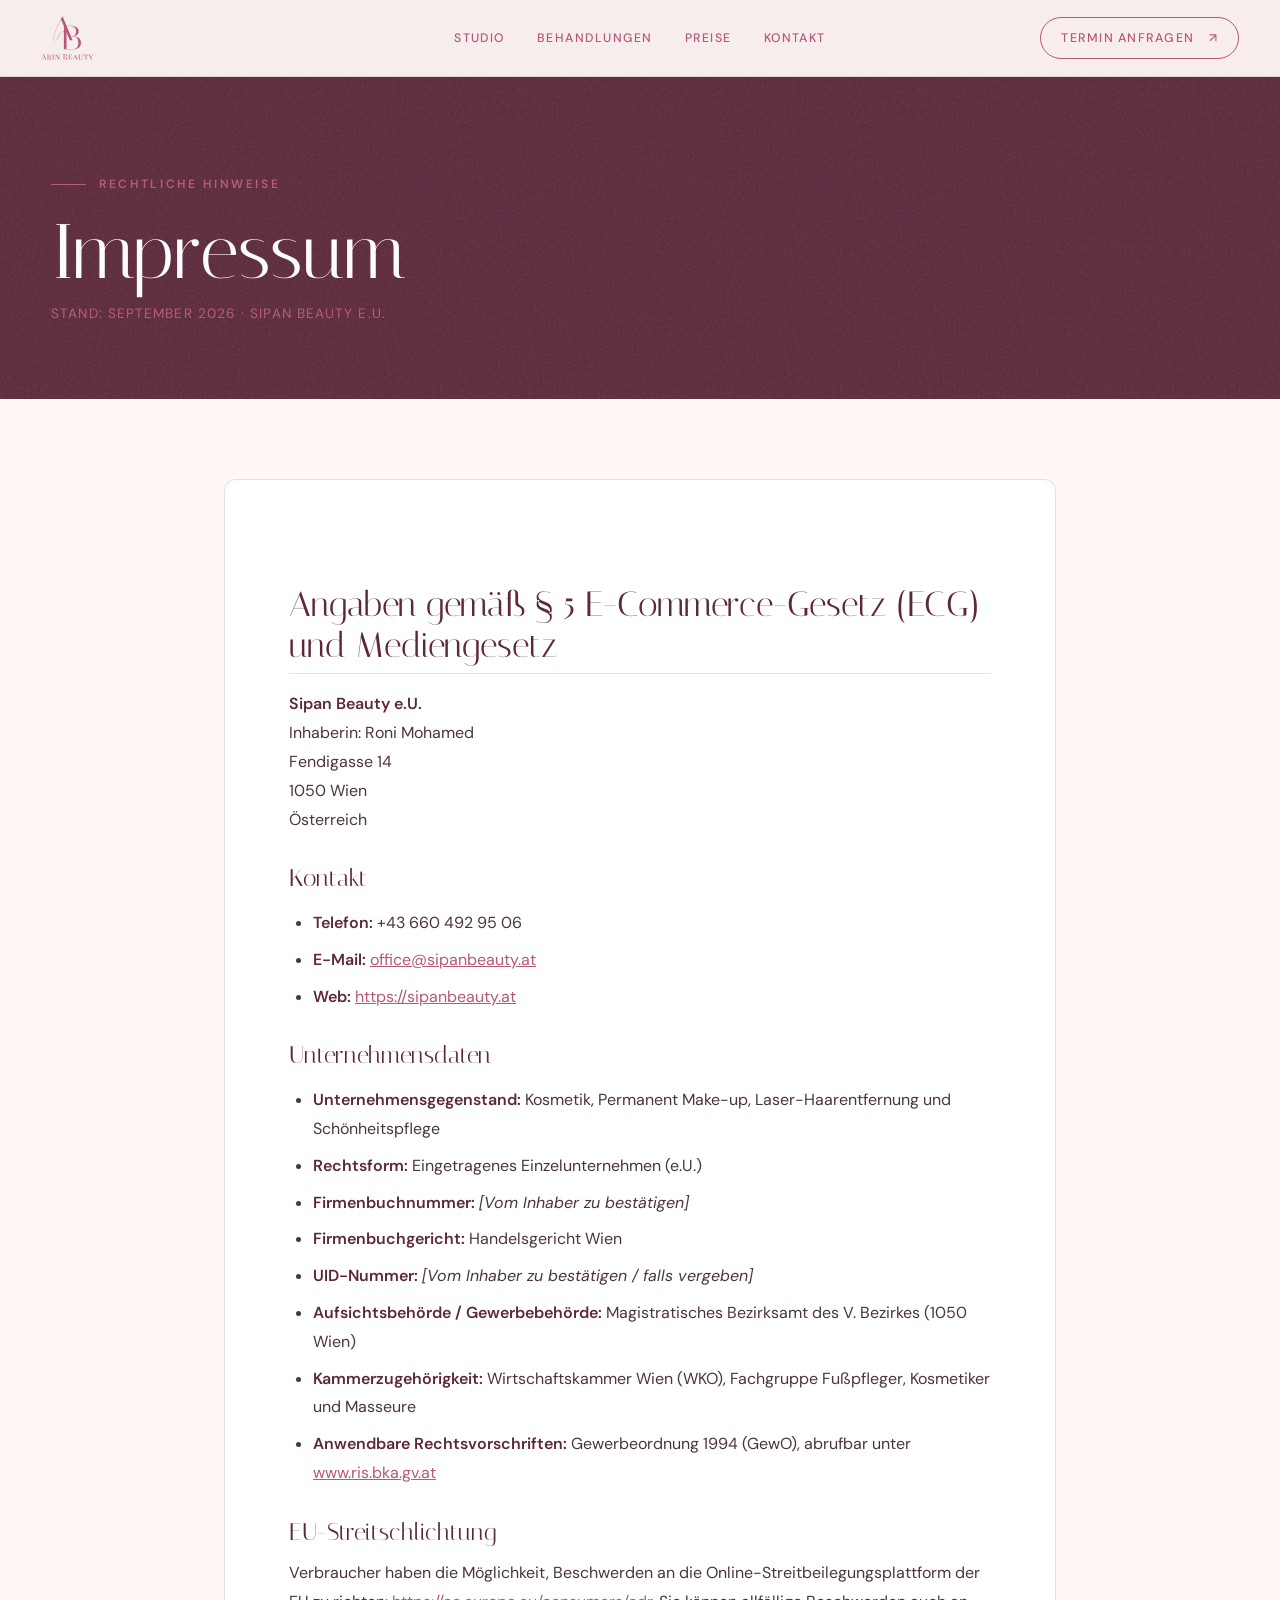
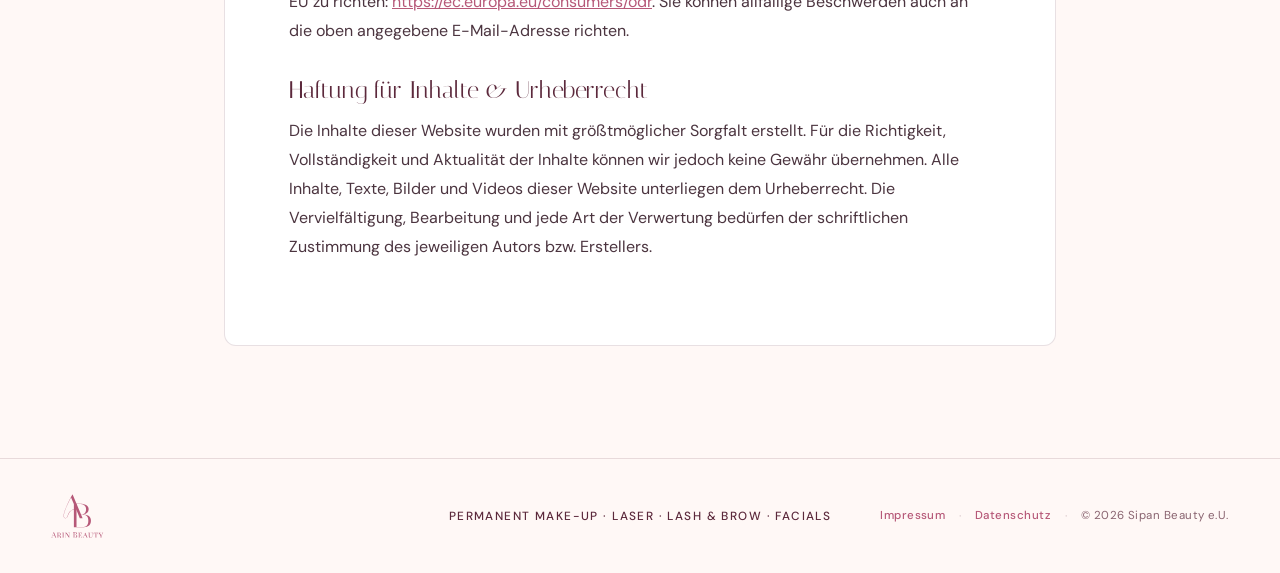
<file: impressum/index.html>
<!doctype html>
<html lang="de">
  <head>
    <meta charset="utf-8" />
    <meta name="viewport" content="width=device-width, initial-scale=1" />
    <title>Impressum — Sipan Beauty Wien</title>
    <meta
      name="description"
      content="Impressum und rechtliche Angaben von Sipan Beauty e.U. in 1050 Wien gemäß ECG und Mediengesetz."
    />
    <meta name="theme-color" content="#2b111d" />
    <link rel="canonical" href="https://sipanbeauty.at/impressum/" />
    <!-- Open Graph / Facebook -->
    <meta property="og:type" content="website" />
    <meta property="og:url" content="https://sipanbeauty.at/impressum/" />
    <meta property="og:title" content="Impressum — Sipan Beauty Wien" />
    <meta
      property="og:description"
      content="Impressum und rechtliche Angaben von Sipan Beauty e.U. in 1050 Wien gemäß ECG und Mediengesetz."
    />
    <meta
      property="og:image"
      content="https://sipanbeauty.at/images/laser.jpg"
    />
    <meta property="og:locale" content="de_AT" />
    <!-- Twitter -->
    <meta name="twitter:card" content="summary_large_image" />
    <meta name="twitter:url" content="https://sipanbeauty.at/impressum/" />
    <meta name="twitter:title" content="Impressum — Sipan Beauty Wien" />
    <meta
      name="twitter:description"
      content="Impressum und rechtliche Angaben von Sipan Beauty e.U. in 1050 Wien gemäß ECG und Mediengesetz."
    />
    <meta
      name="twitter:image"
      content="https://sipanbeauty.at/images/laser.jpg"
    />
    <!-- Fonts & Preconnect -->
    <link rel="preconnect" href="https://fonts.googleapis.com" />
    <link rel="preconnect" href="https://fonts.gstatic.com" crossorigin />
    <link
      href="https://fonts.googleapis.com/css2?family=DM+Sans:wght@400;500;600&family=Italiana&display=swap"
      rel="stylesheet"
    />
    <!-- Favicon -->
    <link
      rel="icon"
      type="image/svg+xml"
      href="data:image/svg+xml,%3Csvg xmlns='http://www.w3.org/2000/svg' viewBox='0 0 64 64'%3E%3Crect width='64' height='64' rx='32' fill='%23f4b7ca'/%3E%3Cpath d='M18 45 30 17h4l12 28h-7l-2.5-6H27.2l-2.4 6h-6.8Zm11.5-12h4.8L32 27l-2.5 6Z' fill='%232b111d'/%3E%3C/svg%3E"
    />
    <!-- Local Business Schema for SEO -->
    <script type="application/ld+json">
      {
        "@context": "https://schema.org",
        "@type": "HealthAndBeautyBusiness",
        "name": "Sipan Beauty",
        "url": "https://sipanbeauty.at",
        "logo": "https://sipanbeauty.at/images/clinic-logo.svg",
        "image": "https://sipanbeauty.at/images/laser.jpg",
        "description": "Impressum und rechtliche Angaben von Sipan Beauty e.U. in 1050 Wien gemäß ECG und Mediengesetz.",
        "telephone": "+436604929506",
        "priceRange": "€€",
        "address": {
          "@type": "PostalAddress",
          "streetAddress": "Fendigasse 14",
          "addressLocality": "Wien",
          "postalCode": "1050",
          "addressCountry": "AT"
        },
        "geo": {
          "@type": "GeoCoordinates",
          "latitude": 48.1834,
          "longitude": 16.3571
        },
        "openingHoursSpecification": [
          {
            "@type": "OpeningHoursSpecification",
            "dayOfWeek": [
              "Monday",
              "Tuesday",
              "Wednesday",
              "Thursday",
              "Friday"
            ],
            "opens": "09:00",
            "closes": "19:00"
          },
          {
            "@type": "OpeningHoursSpecification",
            "dayOfWeek": "Saturday",
            "opens": "09:00",
            "closes": "18:00"
          }
        ],
        "sameAs": ["https://www.instagram.com/sipanbeauty.at/"]
      }
    </script>
    <link rel="stylesheet" href="../_astro/_service_.DcyjNBuE.css" />
    <style>
      .legal-hero[data-astro-cid-7dpr4qcz] {
        position: relative;
        padding: 11rem max(4vw, calc((100vw - 1440px) / 2)) 4rem;
        background: var(--ink);
        color: #fff;
        overflow: hidden;
      }
      .legal-hero-content[data-astro-cid-7dpr4qcz] {
        max-width: 48rem;
      }
      .legal-hero[data-astro-cid-7dpr4qcz] h1[data-astro-cid-7dpr4qcz] {
        font: clamp(3rem, 6vw, 5rem) / 1 var(--serif);
        margin: 1rem 0 0.8rem;
        overflow-wrap: break-word;
        word-break: break-word;
        hyphens: auto;
      }
      .legal-meta[data-astro-cid-7dpr4qcz] {
        font-size: 0.85rem;
        color: var(--rose);
        letter-spacing: 0.08em;
        text-transform: uppercase;
      }
      .legal-body[data-astro-cid-7dpr4qcz] {
        background: var(--cream);
        padding-top: 5rem;
        padding-bottom: 7rem;
      }
      .legal-prose[data-astro-cid-7dpr4qcz] {
        max-width: 52rem;
        margin: 0 auto;
        background: var(--white);
        padding: 4rem;
        border-radius: 0.75rem;
        border: 1px solid var(--line);
        line-height: 1.8;
        color: #2b111dd9;
      }
      .legal-prose[data-astro-cid-7dpr4qcz] h2 {
        font: 2.2rem / 1.15 var(--serif);
        color: var(--ink);
        margin: 2.5rem 0 1rem;
        border-bottom: 1px solid var(--line);
        padding-bottom: 0.5rem;
      }
      .legal-prose[data-astro-cid-7dpr4qcz] h3 {
        font: 1.5rem / 1.25 var(--serif);
        color: var(--ink);
        margin: 1.8rem 0 0.8rem;
      }
      .legal-prose[data-astro-cid-7dpr4qcz] p {
        margin: 0 0 1.2rem;
      }
      .legal-prose[data-astro-cid-7dpr4qcz] ul {
        padding-left: 1.5rem;
        margin-bottom: 1.5rem;
      }
      .legal-prose[data-astro-cid-7dpr4qcz] li {
        margin-bottom: 0.5rem;
      }
      .legal-prose[data-astro-cid-7dpr4qcz] a {
        color: var(--hot);
        text-decoration: underline;
      }
      .legal-prose[data-astro-cid-7dpr4qcz] strong {
        color: var(--ink);
        font-weight: 600;
      }
      @media (max-width: 720px) {
        .legal-hero[data-astro-cid-7dpr4qcz] {
          padding-top: 8rem;
          padding-bottom: 3rem;
        }
        .legal-hero[data-astro-cid-7dpr4qcz] h1[data-astro-cid-7dpr4qcz] {
          font-size: clamp(2.1rem, 9vw, 3.2rem);
        }
        .legal-prose[data-astro-cid-7dpr4qcz] {
          padding: 2rem 1.5rem;
        }
      }
    </style>
  </head>
  <body>
    <a class="skip-link" href="index.html#main">Zum Inhalt springen</a>
    <div class="cursor-glow" aria-hidden="true"></div>
    <header class="site-header" id="site-header">
      <a class="brand" href="../index.html" aria-label="Sipan Beauty Startseite">
        <svg
          xmlns="http://www.w3.org/2000/svg"
          xmlns:xlink="http://www.w3.org/1999/xlink"
          width="auto"
          height="44"
          class="clinic-logo"
          aria-hidden="true"
          viewBox="25 60 325 272"
          preserveAspectRatio="xMidYMid meet"
        >
          <defs><g></g></defs>
          <g fill="currentColor" fill-opacity="1">
            <g transform="translate(95.556233, 209.247886)">
              <g>
                <path
                  d="M 107.566406 0 L 124.910156 0 L 63.175781 -145.761719 L 61.730469 -145.761719 C 46.039062 -119.128906 27.460938 -81.550781 16.515625 -52.027344 C 11.5625 -38.816406 8.671875 -27.253906 7.640625 -18.167969 C 6.605469 -8.878906 8.878906 -2.683594 14.453125 -0.207031 C 15.898438 1.03125 16.515625 1.03125 17.753906 1.238281 C 27.046875 1.652344 30.554688 -5.988281 34.480469 -16.308594 C 41.085938 -31.382812 49.136719 -52.648438 84.234375 -55.949219 Z M 83.617188 -57.394531 C 47.898438 -53.886719 39.640625 -32.207031 32.828125 -16.722656 C 29.523438 -7.226562 26.21875 0 17.960938 -0.621094 C 16.929688 -1.238281 16.308594 -1.238281 15.070312 -1.652344 C 10.117188 -3.304688 8.671875 -9.703125 9.085938 -18.167969 C 10.117188 -27.046875 13.007812 -38.402344 17.960938 -51.617188 C 26.632812 -75.566406 40.671875 -103.644531 53.265625 -128.007812 Z M 83.617188 -57.394531 "
                ></path>
              </g>
            </g>
          </g>
          <g fill="currentColor" fill-opacity="1">
            <g transform="translate(159.251214, 266.327521)">
              <g>
                <path
                  d="M 68.339844 -80.3125 C 85.0625 -83.824219 98.6875 -94.144531 98.6875 -112.726562 C 98.6875 -136.472656 73.914062 -145.761719 42.945312 -145.761719 L 7.226562 -145.761719 L 7.226562 0 L 56.15625 0 C 87.953125 -0.207031 112.726562 -7.226562 112.726562 -40.464844 C 112.726562 -69.785156 94.351562 -78.457031 68.339844 -80.3125 Z M 96.625 -40.464844 C 96.625 -3.304688 73.085938 -1.652344 54.503906 -1.652344 L 23.535156 -1.652344 L 23.535156 -115 C 25.1875 -106.945312 27.664062 -99.925781 31.382812 -94.351562 C 37.371094 -84.855469 46.453125 -79.28125 56.15625 -79.28125 C 74.121094 -79.28125 96.625 -77.421875 96.625 -40.464844 Z M 82.585938 -112.726562 C 82.585938 -90.222656 69.992188 -80.933594 56.15625 -80.933594 C 46.867188 -80.933594 38.816406 -86.09375 33.035156 -95.386719 C 27.046875 -104.054688 23.535156 -116.445312 23.535156 -130.691406 L 23.535156 -144.316406 L 42.945312 -144.316406 C 62.765625 -144.316406 82.585938 -136.265625 82.585938 -112.726562 Z M 82.585938 -112.726562 "
                ></path>
              </g>
            </g>
          </g>
          <g fill="currentColor" fill-opacity="1">
            <g transform="translate(27.166863, 329.665023)">
              <g>
                <path
                  d="M 27.59375 -4.09375 C 28.363281 -2.082031 29.484375 -1.039062 30.953125 -0.96875 L 30.953125 0 C 29.648438 -0.09375 27.910156 -0.140625 25.734375 -0.140625 C 22.953125 -0.140625 20.878906 -0.09375 19.515625 0 L 19.515625 -0.96875 C 20.742188 -1.039062 21.625 -1.195312 22.15625 -1.4375 C 22.695312 -1.675781 22.96875 -2.117188 22.96875 -2.765625 C 22.96875 -3.316406 22.769531 -4.082031 22.375 -5.0625 L 19.40625 -13.046875 L 7.640625 -13.046875 L 5.640625 -7.875 C 4.992188 -6.125 4.671875 -4.796875 4.671875 -3.890625 C 4.671875 -2.890625 5.019531 -2.160156 5.71875 -1.703125 C 6.414062 -1.242188 7.476562 -1 8.90625 -0.96875 L 8.90625 0 C 7.050781 -0.09375 5.1875 -0.140625 3.3125 -0.140625 C 1.851562 -0.140625 0.632812 -0.09375 -0.34375 0 L -0.34375 -0.96875 C 1.28125 -1.363281 2.5625 -2.773438 3.5 -5.203125 L 14.9375 -34.6875 L 15.71875 -34.6875 Z M 19.03125 -14.015625 L 13.578125 -28.5625 L 8.03125 -14.015625 Z M 19.03125 -14.015625 "
                ></path>
              </g>
            </g>
          </g>
          <g fill="currentColor" fill-opacity="1">
            <g transform="translate(59.605397, 329.665023)">
              <g>
                <path
                  d="M 30.75 -2.046875 C 30.132812 -1.171875 29.425781 -0.492188 28.625 -0.015625 C 27.832031 0.453125 26.882812 0.6875 25.78125 0.6875 C 23.0625 0.6875 21.394531 -0.546875 20.78125 -3.015625 L 19.265625 -9.09375 C 18.816406 -10.914062 18.144531 -12.132812 17.25 -12.75 C 16.351562 -13.363281 15.03125 -13.671875 13.28125 -13.671875 L 10.515625 -13.671875 L 10.515625 -5.15625 C 10.515625 -3.925781 10.609375 -3.035156 10.796875 -2.484375 C 10.992188 -1.929688 11.359375 -1.554688 11.890625 -1.359375 C 12.429688 -1.171875 13.285156 -1.039062 14.453125 -0.96875 L 14.453125 0 C 12.960938 -0.09375 10.898438 -0.140625 8.265625 -0.140625 C 5.484375 -0.140625 3.410156 -0.09375 2.046875 0 L 2.046875 -0.96875 C 3.210938 -1.039062 4.0625 -1.171875 4.59375 -1.359375 C 5.132812 -1.554688 5.5 -1.929688 5.6875 -2.484375 C 5.882812 -3.035156 5.984375 -3.925781 5.984375 -5.15625 L 5.984375 -24.421875 C 5.984375 -25.660156 5.882812 -26.550781 5.6875 -27.09375 C 5.5 -27.644531 5.132812 -28.019531 4.59375 -28.21875 C 4.0625 -28.414062 3.210938 -28.546875 2.046875 -28.609375 L 2.046875 -29.578125 C 3.410156 -29.484375 5.390625 -29.4375 7.984375 -29.4375 L 12.9375 -29.484375 C 13.488281 -29.515625 14.125 -29.53125 14.84375 -29.53125 C 18.476562 -29.53125 21.257812 -28.847656 23.1875 -27.484375 C 25.113281 -26.128906 26.078125 -24.363281 26.078125 -22.1875 C 26.078125 -20.300781 25.320312 -18.578125 23.8125 -17.015625 C 22.3125 -15.460938 19.835938 -14.476562 16.390625 -14.0625 C 17.046875 -14 17.597656 -13.929688 18.046875 -13.859375 C 19.765625 -13.609375 21.125 -13.09375 22.125 -12.3125 C 23.132812 -11.53125 23.851562 -10.28125 24.28125 -8.5625 L 25.34375 -4.140625 C 25.601562 -3.003906 25.882812 -2.195312 26.1875 -1.71875 C 26.5 -1.25 26.898438 -1.015625 27.390625 -1.015625 C 28.203125 -1.015625 29.09375 -1.566406 30.0625 -2.671875 Z M 13.625 -28.609375 C 12.75 -28.609375 12.09375 -28.492188 11.65625 -28.265625 C 11.21875 -28.035156 10.914062 -27.628906 10.75 -27.046875 C 10.59375 -26.460938 10.515625 -25.585938 10.515625 -24.421875 L 10.515625 -14.640625 L 13.765625 -14.640625 C 16.617188 -14.640625 18.570312 -15.25 19.625 -16.46875 C 20.6875 -17.6875 21.21875 -19.414062 21.21875 -21.65625 C 21.21875 -23.988281 20.625 -25.726562 19.4375 -26.875 C 18.25 -28.03125 16.3125 -28.609375 13.625 -28.609375 Z M 13.625 -28.609375 "
                ></path>
              </g>
            </g>
          </g>
          <g fill="currentColor" fill-opacity="1">
            <g transform="translate(91.75214, 329.665023)">
              <g>
                <path
                  d="M 14.453125 -28.609375 C 13.285156 -28.546875 12.429688 -28.414062 11.890625 -28.21875 C 11.359375 -28.019531 10.992188 -27.644531 10.796875 -27.09375 C 10.609375 -26.550781 10.515625 -25.660156 10.515625 -24.421875 L 10.515625 -5.15625 C 10.515625 -3.925781 10.609375 -3.035156 10.796875 -2.484375 C 10.992188 -1.929688 11.359375 -1.554688 11.890625 -1.359375 C 12.429688 -1.171875 13.285156 -1.039062 14.453125 -0.96875 L 14.453125 0 C 12.960938 -0.09375 10.898438 -0.140625 8.265625 -0.140625 C 5.484375 -0.140625 3.410156 -0.09375 2.046875 0 L 2.046875 -0.96875 C 3.210938 -1.039062 4.0625 -1.171875 4.59375 -1.359375 C 5.132812 -1.554688 5.5 -1.929688 5.6875 -2.484375 C 5.882812 -3.035156 5.984375 -3.925781 5.984375 -5.15625 L 5.984375 -24.421875 C 5.984375 -25.660156 5.882812 -26.550781 5.6875 -27.09375 C 5.5 -27.644531 5.132812 -28.019531 4.59375 -28.21875 C 4.0625 -28.414062 3.210938 -28.546875 2.046875 -28.609375 L 2.046875 -29.578125 C 3.410156 -29.484375 5.484375 -29.4375 8.265625 -29.4375 C 10.859375 -29.4375 12.921875 -29.484375 14.453125 -29.578125 Z M 14.453125 -28.609375 "
                ></path>
              </g>
            </g>
          </g>
          <g fill="currentColor" fill-opacity="1">
            <g transform="translate(110.038642, 329.665023)">
              <g>
                <path
                  d="M 31.625 -28.609375 C 30.488281 -28.546875 29.644531 -28.375 29.09375 -28.09375 C 28.539062 -27.820312 28.164062 -27.367188 27.96875 -26.734375 C 27.78125 -26.097656 27.6875 -25.164062 27.6875 -23.9375 L 27.6875 0.25 L 26.5625 0.25 L 7.109375 -26.71875 L 7.109375 -5.640625 C 7.109375 -4.378906 7.210938 -3.4375 7.421875 -2.8125 C 7.628906 -2.195312 8.039062 -1.753906 8.65625 -1.484375 C 9.269531 -1.210938 10.226562 -1.039062 11.53125 -0.96875 L 11.53125 0 C 10.363281 -0.09375 8.707031 -0.140625 6.5625 -0.140625 C 4.625 -0.140625 3.117188 -0.09375 2.046875 0 L 2.046875 -0.96875 C 3.179688 -1.039062 4.023438 -1.210938 4.578125 -1.484375 C 5.128906 -1.753906 5.5 -2.207031 5.6875 -2.84375 C 5.882812 -3.476562 5.984375 -4.410156 5.984375 -5.640625 L 5.984375 -24.421875 C 5.984375 -25.660156 5.882812 -26.550781 5.6875 -27.09375 C 5.5 -27.644531 5.132812 -28.019531 4.59375 -28.21875 C 4.0625 -28.414062 3.210938 -28.546875 2.046875 -28.609375 L 2.046875 -29.578125 C 3.117188 -29.484375 4.625 -29.4375 6.5625 -29.4375 C 8.320312 -29.4375 9.816406 -29.484375 11.046875 -29.578125 L 26.5625 -7.984375 L 26.5625 -23.9375 C 26.5625 -25.207031 26.457031 -26.148438 26.25 -26.765625 C 26.039062 -27.378906 25.625 -27.820312 25 -28.09375 C 24.382812 -28.375 23.429688 -28.546875 22.140625 -28.609375 L 22.140625 -29.578125 C 23.304688 -29.484375 24.957031 -29.4375 27.09375 -29.4375 C 29.039062 -29.4375 30.550781 -29.484375 31.625 -29.578125 Z M 31.625 -28.609375 "
                ></path>
              </g>
            </g>
          </g>
          <g fill="currentColor" fill-opacity="1">
            <g transform="translate(145.151962, 329.665023)"><g></g></g>
          </g>
          <g fill="currentColor" fill-opacity="1">
            <g transform="translate(159.06155, 329.665023)">
              <g>
                <path
                  d="M 18.203125 -18.203125 C 21.765625 -17.710938 24.304688 -16.679688 25.828125 -15.109375 C 27.359375 -13.535156 28.125 -11.644531 28.125 -9.4375 C 28.125 -7.59375 27.648438 -5.957031 26.703125 -4.53125 C 25.765625 -3.101562 24.421875 -1.988281 22.671875 -1.1875 C 20.921875 -0.394531 18.847656 0 16.453125 0 C 15.566406 0 14.816406 -0.015625 14.203125 -0.046875 C 12.128906 -0.109375 10.085938 -0.140625 8.078125 -0.140625 C 5.421875 -0.140625 3.410156 -0.09375 2.046875 0 L 2.046875 -0.96875 C 3.210938 -1.039062 4.0625 -1.171875 4.59375 -1.359375 C 5.132812 -1.554688 5.5 -1.929688 5.6875 -2.484375 C 5.882812 -3.035156 5.984375 -3.925781 5.984375 -5.15625 L 5.984375 -29.296875 C 5.984375 -30.523438 5.882812 -31.414062 5.6875 -31.96875 C 5.5 -32.519531 5.132812 -32.890625 4.59375 -33.078125 C 4.0625 -33.273438 3.210938 -33.40625 2.046875 -33.46875 L 2.046875 -34.453125 C 3.410156 -34.347656 5.390625 -34.296875 7.984375 -34.296875 L 13.234375 -34.34375 C 13.847656 -34.382812 14.546875 -34.40625 15.328125 -34.40625 C 18.640625 -34.40625 21.175781 -33.707031 22.9375 -32.3125 C 24.707031 -30.914062 25.59375 -29.066406 25.59375 -26.765625 C 25.59375 -24.878906 25 -23.191406 23.8125 -21.703125 C 22.632812 -20.210938 20.765625 -19.078125 18.203125 -18.296875 Z M 14.109375 -33.46875 C 13.109375 -33.46875 12.351562 -33.351562 11.84375 -33.125 C 11.34375 -32.90625 10.992188 -32.503906 10.796875 -31.921875 C 10.609375 -31.335938 10.515625 -30.460938 10.515625 -29.296875 L 10.515625 -18.296875 L 13.765625 -18.296875 C 16.429688 -18.296875 18.289062 -19.015625 19.34375 -20.453125 C 20.394531 -21.898438 20.921875 -23.820312 20.921875 -26.21875 C 20.921875 -28.65625 20.382812 -30.472656 19.3125 -31.671875 C 18.238281 -32.867188 16.503906 -33.46875 14.109375 -33.46875 Z M 14.15625 -1.125 C 20.21875 -1.125 23.25 -3.960938 23.25 -9.640625 C 23.25 -12.203125 22.5625 -14.144531 21.1875 -15.46875 C 19.8125 -16.800781 17.613281 -17.46875 14.59375 -17.46875 L 10.515625 -17.46875 L 10.515625 -5.15625 C 10.515625 -3.988281 10.609375 -3.128906 10.796875 -2.578125 C 10.992188 -2.023438 11.34375 -1.644531 11.84375 -1.4375 C 12.351562 -1.226562 13.125 -1.125 14.15625 -1.125 Z M 14.15625 -1.125 "
                ></path>
              </g>
            </g>
          </g>
          <g fill="currentColor" fill-opacity="1">
            <g transform="translate(191.159652, 329.665023)">
              <g>
                <path
                  d="M 25.984375 -5.734375 C 25.984375 -4.054688 26.097656 -2.144531 26.328125 0 C 24.210938 -0.09375 20.660156 -0.140625 15.671875 -0.140625 C 9.671875 -0.140625 5.128906 -0.09375 2.046875 0 L 2.046875 -0.96875 C 3.210938 -1.039062 4.0625 -1.171875 4.59375 -1.359375 C 5.132812 -1.554688 5.5 -1.929688 5.6875 -2.484375 C 5.882812 -3.035156 5.984375 -3.925781 5.984375 -5.15625 L 5.984375 -24.421875 C 5.984375 -25.660156 5.882812 -26.550781 5.6875 -27.09375 C 5.5 -27.644531 5.132812 -28.019531 4.59375 -28.21875 C 4.0625 -28.414062 3.210938 -28.546875 2.046875 -28.609375 L 2.046875 -29.578125 C 5.128906 -29.484375 9.671875 -29.4375 15.671875 -29.4375 C 20.210938 -29.4375 23.4375 -29.484375 25.34375 -29.578125 C 25.125 -27.628906 25.015625 -25.878906 25.015625 -24.328125 C 25.015625 -23.066406 25.0625 -22.0625 25.15625 -21.3125 L 24.03125 -21.3125 C 23.8125 -23.96875 23.253906 -25.820312 22.359375 -26.875 C 21.460938 -27.9375 20.007812 -28.46875 18 -28.46875 L 14.453125 -28.46875 C 13.285156 -28.46875 12.429688 -28.375 11.890625 -28.1875 C 11.359375 -28.007812 10.992188 -27.644531 10.796875 -27.09375 C 10.609375 -26.550781 10.515625 -25.660156 10.515625 -24.421875 L 10.515625 -15.375 L 14.546875 -15.375 C 15.585938 -15.375 16.382812 -15.640625 16.9375 -16.171875 C 17.488281 -16.710938 17.859375 -17.296875 18.046875 -17.921875 C 18.242188 -18.554688 18.425781 -19.363281 18.59375 -20.34375 L 19.703125 -20.34375 C 19.609375 -19.238281 19.5625 -18.035156 19.5625 -16.734375 L 19.5625 -14.890625 C 19.5625 -13.617188 19.660156 -11.800781 19.859375 -9.4375 L 18.734375 -9.4375 C 18.535156 -11 18.160156 -12.21875 17.609375 -13.09375 C 17.054688 -13.96875 16.035156 -14.40625 14.546875 -14.40625 L 10.515625 -14.40625 L 10.515625 -5.15625 C 10.515625 -3.925781 10.609375 -3.035156 10.796875 -2.484375 C 10.992188 -1.929688 11.359375 -1.566406 11.890625 -1.390625 C 12.429688 -1.210938 13.285156 -1.125 14.453125 -1.125 L 18 -1.125 C 19.625 -1.125 20.90625 -1.378906 21.84375 -1.890625 C 22.78125 -2.410156 23.492188 -3.242188 23.984375 -4.390625 C 24.472656 -5.546875 24.816406 -7.164062 25.015625 -9.25 L 26.125 -9.25 C 26.03125 -8.375 25.984375 -7.203125 25.984375 -5.734375 Z M 25.984375 -5.734375 "
                ></path>
              </g>
            </g>
          </g>
          <g fill="currentColor" fill-opacity="1">
            <g transform="translate(221.896042, 329.665023)">
              <g>
                <path
                  d="M 26.765625 -4.09375 C 27.640625 -2.082031 28.757812 -1.039062 30.125 -0.96875 L 30.125 0 C 28.820312 -0.09375 27.082031 -0.140625 24.90625 -0.140625 C 22.125 -0.140625 20.050781 -0.09375 18.6875 0 L 18.6875 -0.96875 C 19.882812 -1.039062 20.765625 -1.203125 21.328125 -1.453125 C 21.898438 -1.710938 22.1875 -2.148438 22.1875 -2.765625 C 22.1875 -3.285156 21.957031 -4.050781 21.5 -5.0625 L 19.03125 -10.609375 L 7.203125 -10.609375 L 5.546875 -6.953125 C 4.992188 -5.691406 4.71875 -4.65625 4.71875 -3.84375 C 4.71875 -3 5.015625 -2.34375 5.609375 -1.875 C 6.210938 -1.40625 7.179688 -1.101562 8.515625 -0.96875 L 8.515625 0 C 7.546875 -0.09375 6.070312 -0.140625 4.09375 -0.140625 C 2.113281 -0.140625 0.703125 -0.09375 -0.140625 0 L -0.140625 -0.96875 C 0.734375 -1.195312 1.476562 -1.691406 2.09375 -2.453125 C 2.707031 -3.210938 3.289062 -4.226562 3.84375 -5.5 L 14.59375 -29.828125 L 15.375 -29.828125 Z M 18.640625 -11.578125 L 13.140625 -23.9375 L 7.59375 -11.578125 Z M 18.640625 -11.578125 "
                ></path>
              </g>
            </g>
          </g>
          <g fill="currentColor" fill-opacity="1">
            <g transform="translate(253.653727, 329.665023)">
              <g>
                <path
                  d="M 30.796875 -28.609375 C 29.660156 -28.546875 28.816406 -28.375 28.265625 -28.09375 C 27.710938 -27.820312 27.335938 -27.367188 27.140625 -26.734375 C 26.953125 -26.097656 26.859375 -25.164062 26.859375 -23.9375 L 26.859375 -13.1875 C 26.859375 -10.945312 26.703125 -9.039062 26.390625 -7.46875 C 26.085938 -5.894531 25.578125 -4.523438 24.859375 -3.359375 C 24.085938 -2.128906 22.960938 -1.144531 21.484375 -0.40625 C 20.003906 0.320312 18.328125 0.6875 16.453125 0.6875 C 13.109375 0.6875 10.546875 -0.0234375 8.765625 -1.453125 C 7.335938 -2.722656 6.378906 -4.164062 5.890625 -5.78125 C 5.398438 -7.40625 5.15625 -9.828125 5.15625 -13.046875 L 5.15625 -24.421875 C 5.15625 -25.660156 5.054688 -26.550781 4.859375 -27.09375 C 4.671875 -27.644531 4.304688 -28.019531 3.765625 -28.21875 C 3.234375 -28.414062 2.382812 -28.546875 1.21875 -28.609375 L 1.21875 -29.578125 C 2.582031 -29.484375 4.65625 -29.4375 7.4375 -29.4375 C 10.039062 -29.4375 12.101562 -29.484375 13.625 -29.578125 L 13.625 -28.609375 C 12.457031 -28.546875 11.601562 -28.414062 11.0625 -28.21875 C 10.53125 -28.019531 10.164062 -27.644531 9.96875 -27.09375 C 9.78125 -26.550781 9.6875 -25.660156 9.6875 -24.421875 L 9.6875 -12.21875 C 9.6875 -9.8125 9.847656 -7.820312 10.171875 -6.25 C 10.492188 -4.675781 11.179688 -3.410156 12.234375 -2.453125 C 13.285156 -1.492188 14.835938 -1.015625 16.890625 -1.015625 C 20.128906 -1.015625 22.410156 -2.035156 23.734375 -4.078125 C 25.066406 -6.128906 25.734375 -8.988281 25.734375 -12.65625 L 25.734375 -23.9375 C 25.734375 -25.6875 25.414062 -26.882812 24.78125 -27.53125 C 24.15625 -28.1875 23 -28.546875 21.3125 -28.609375 L 21.3125 -29.578125 C 22.476562 -29.484375 24.132812 -29.4375 26.28125 -29.4375 C 28.21875 -29.4375 29.722656 -29.484375 30.796875 -29.578125 Z M 30.796875 -28.609375 "
                ></path>
              </g>
            </g>
          </g>
          <g fill="currentColor" fill-opacity="1">
            <g transform="translate(287.453981, 329.665023)">
              <g>
                <path
                  d="M 29.046875 -29.578125 C 28.816406 -27.441406 28.703125 -25.53125 28.703125 -23.84375 C 28.703125 -22.15625 28.753906 -20.828125 28.859375 -19.859375 L 27.734375 -19.859375 C 27.535156 -22.117188 27.222656 -23.847656 26.796875 -25.046875 C 26.378906 -26.253906 25.703125 -27.125 24.765625 -27.65625 C 23.828125 -28.195312 22.484375 -28.46875 20.734375 -28.46875 L 17.609375 -28.46875 L 17.609375 -5.640625 C 17.609375 -4.273438 17.738281 -3.285156 18 -2.671875 C 18.257812 -2.054688 18.710938 -1.632812 19.359375 -1.40625 C 20.015625 -1.1875 21.070312 -1.039062 22.53125 -0.96875 L 22.53125 0 C 20.84375 -0.09375 18.457031 -0.140625 15.375 -0.140625 C 12.132812 -0.140625 9.734375 -0.09375 8.171875 0 L 8.171875 -0.96875 C 9.628906 -1.039062 10.679688 -1.1875 11.328125 -1.40625 C 11.984375 -1.632812 12.441406 -2.054688 12.703125 -2.671875 C 12.960938 -3.285156 13.09375 -4.273438 13.09375 -5.640625 L 13.09375 -28.46875 L 9.96875 -28.46875 C 8.21875 -28.46875 6.875 -28.195312 5.9375 -27.65625 C 5 -27.125 4.316406 -26.253906 3.890625 -25.046875 C 3.472656 -23.847656 3.164062 -22.117188 2.96875 -19.859375 L 1.84375 -19.859375 C 1.945312 -20.890625 2 -22.21875 2 -23.84375 C 2 -25.53125 1.882812 -27.441406 1.65625 -29.578125 C 4.34375 -29.484375 8.914062 -29.4375 15.375 -29.4375 C 21.800781 -29.4375 26.359375 -29.484375 29.046875 -29.578125 Z M 29.046875 -29.578125 "
                ></path>
              </g>
            </g>
          </g>
          <g fill="currentColor" fill-opacity="1">
            <g transform="translate(319.941161, 329.665023)">
              <g>
                <path
                  d="M 23.640625 -29.390625 C 25.492188 -29.390625 26.742188 -29.453125 27.390625 -29.578125 L 27.390625 -28.5625 C 26.835938 -28.425781 26.332031 -28.113281 25.875 -27.625 C 25.425781 -27.144531 24.894531 -26.351562 24.28125 -25.25 L 16.640625 -11.578125 L 16.640625 -5.15625 C 16.640625 -3.925781 16.734375 -3.035156 16.921875 -2.484375 C 17.117188 -1.929688 17.484375 -1.554688 18.015625 -1.359375 C 18.554688 -1.171875 19.410156 -1.039062 20.578125 -0.96875 L 20.578125 0 C 19.085938 -0.09375 17.03125 -0.140625 14.40625 -0.140625 C 11.613281 -0.140625 9.535156 -0.09375 8.171875 0 L 8.171875 -0.96875 C 9.335938 -1.039062 10.1875 -1.171875 10.71875 -1.359375 C 11.257812 -1.554688 11.625 -1.929688 11.8125 -2.484375 C 12.007812 -3.035156 12.109375 -3.925781 12.109375 -5.15625 L 12.109375 -10.21875 L 2.71875 -25.84375 C 2.101562 -26.875 1.59375 -27.5625 1.1875 -27.90625 C 0.78125 -28.25 0.351562 -28.46875 -0.09375 -28.5625 L -0.09375 -29.578125 C 1.976562 -29.453125 3.40625 -29.390625 4.1875 -29.390625 C 6.425781 -29.390625 8.695312 -29.453125 11 -29.578125 L 11 -28.5625 C 9.894531 -28.5625 9.050781 -28.472656 8.46875 -28.296875 C 7.882812 -28.117188 7.59375 -27.71875 7.59375 -27.09375 C 7.59375 -26.550781 7.867188 -25.789062 8.421875 -24.8125 L 15.765625 -12.546875 L 21.796875 -23.15625 C 22.515625 -24.457031 22.875 -25.5 22.875 -26.28125 C 22.875 -27.632812 21.753906 -28.394531 19.515625 -28.5625 L 19.515625 -29.578125 C 20.710938 -29.453125 22.085938 -29.390625 23.640625 -29.390625 Z M 23.640625 -29.390625 "
                ></path>
              </g>
            </g>
          </g>
        </svg>
      </a>
      <nav class="desktop-nav" aria-label="Hauptnavigation">
        <a href="../index.html#studio">Studio</a>
        <a href="../behandlungen/index.html" class>Behandlungen</a>
        <a href="../preise/index.html" class>Preise</a>
        <a href="../kontakt/index.html" class>Kontakt</a>
      </nav>
      <a class="nav-cta" href="../kontakt/index.html"
        >Termin anfragen <span>↗</span></a
      >
      <button
        class="menu-toggle"
        id="menu-toggle"
        type="button"
        aria-expanded="false"
        aria-controls="mobile-menu"
        aria-label="Menü öffnen"
      >
        <span></span><span></span>
      </button>
      <nav class="mobile-menu" id="mobile-menu" aria-label="Mobile Navigation">
        <a href="../index.html">Startseite</a>
        <a href="../index.html#studio">Studio</a>
        <a href="../behandlungen/index.html">Behandlungen</a>
        <a href="../preise/index.html">Preise</a>
        <a href="../kontakt/index.html">Kontakt</a>
        <a class="mobile-menu-cta" href="../kontakt/index.html"
          >Termin anfragen <span>↗</span></a
        >
      </nav>
    </header>
    <script type="module">
      const t = document.getElementById("menu-toggle"),
        n = document.getElementById("mobile-menu");
      if (t && n) {
        const s = () => {
          (t.setAttribute("aria-expanded", "false"),
            t.setAttribute("aria-label", "Menü öffnen"),
            n.classList.remove("open"),
            document.body.classList.remove("menu-open"));
        };
        (t.addEventListener("click", () => {
          const e = t.getAttribute("aria-expanded") === "true";
          (t.setAttribute("aria-expanded", String(!e)),
            t.setAttribute("aria-label", e ? "Menü öffnen" : "Menü schließen"),
            n.classList.toggle("open", !e),
            document.body.classList.toggle("menu-open", !e));
        }),
          n.querySelectorAll("a").forEach((e) => {
            e.addEventListener("click", s);
          }),
          window.addEventListener("keydown", (e) => {
            e.key === "Escape" && n.classList.contains("open") && s();
          }));
      }
    </script>
    <main id="main" data-astro-cid-7dpr4qcz>
      <section class="legal-hero" data-astro-cid-7dpr4qcz>
        <div
          class="hero-grain"
          aria-hidden="true"
          data-astro-cid-7dpr4qcz
        ></div>
        <div class="legal-hero-content" data-astro-cid-7dpr4qcz>
          <p class="eyebrow hero-kicker" data-astro-cid-7dpr4qcz>
            RECHTLICHE HINWEISE
          </p>
          <h1 data-astro-cid-7dpr4qcz>Impressum</h1>
          <p class="legal-meta" data-astro-cid-7dpr4qcz>
            Stand: September 2026 · Sipan Beauty e.U.
          </p>
        </div>
      </section>
      <article class="legal-body section" data-astro-cid-7dpr4qcz>
        <div class="legal-prose" data-astro-cid-7dpr4qcz>
          <h2 id="angaben-gemäß--5-e-commerce-gesetz-ecg-und-mediengesetz">
            Angaben gemäß § 5 E-Commerce-Gesetz (ECG) und Mediengesetz
          </h2>
          <p>
            <strong>Sipan Beauty e.U.</strong><br />
            Inhaberin: Roni Mohamed<br />
            Fendigasse 14<br />
            1050 Wien<br />
            Österreich
          </p>
          <h3 id="kontakt">Kontakt</h3>
          <ul>
            <li><strong>Telefon:</strong> +43 660 492 95 06</li>
            <li>
              <strong>E-Mail:</strong>
              <a href="mailto:office@sipanbeauty.at">office@sipanbeauty.at</a>
            </li>
            <li>
              <strong>Web:</strong>
              <a href="https://sipanbeauty.at">https://sipanbeauty.at</a>
            </li>
          </ul>
          <h3 id="unternehmensdaten">Unternehmensdaten</h3>
          <ul>
            <li>
              <strong>Unternehmensgegenstand:</strong> Kosmetik, Permanent
              Make-up, Laser-Haarentfernung und Schönheitspflege
            </li>
            <li>
              <strong>Rechtsform:</strong> Eingetragenes Einzelunternehmen
              (e.U.)
            </li>
            <li>
              <strong>Firmenbuchnummer:</strong>
              <em>[Vom Inhaber zu bestätigen]</em>
            </li>
            <li><strong>Firmenbuchgericht:</strong> Handelsgericht Wien</li>
            <li>
              <strong>UID-Nummer:</strong>
              <em>[Vom Inhaber zu bestätigen / falls vergeben]</em>
            </li>
            <li>
              <strong>Aufsichtsbehörde / Gewerbebehörde:</strong>
              Magistratisches Bezirksamt des V. Bezirkes (1050 Wien)
            </li>
            <li>
              <strong>Kammerzugehörigkeit:</strong> Wirtschaftskammer Wien
              (WKO), Fachgruppe Fußpfleger, Kosmetiker und Masseure
            </li>
            <li>
              <strong>Anwendbare Rechtsvorschriften:</strong> Gewerbeordnung
              1994 (GewO), abrufbar unter
              <a href="https://www.ris.bka.gv.at">www.ris.bka.gv.at</a>
            </li>
          </ul>
          <h3 id="eu-streitschlichtung">EU-Streitschlichtung</h3>
          <p>
            Verbraucher haben die Möglichkeit, Beschwerden an die
            Online-Streitbeilegungsplattform der EU zu richten:
            <a href="https://ec.europa.eu/consumers/odr"
              >https://ec.europa.eu/consumers/odr</a
            >. Sie können allfällige Beschwerden auch an die oben angegebene
            E-Mail-Adresse richten.
          </p>
          <h3 id="haftung-für-inhalte--urheberrecht">
            Haftung für Inhalte &#x26; Urheberrecht
          </h3>
          <p>
            Die Inhalte dieser Website wurden mit größtmöglicher Sorgfalt
            erstellt. Für die Richtigkeit, Vollständigkeit und Aktualität der
            Inhalte können wir jedoch keine Gewähr übernehmen. Alle Inhalte,
            Texte, Bilder und Videos dieser Website unterliegen dem
            Urheberrecht. Die Vervielfältigung, Bearbeitung und jede Art der
            Verwertung bedürfen der schriftlichen Zustimmung des jeweiligen
            Autors bzw. Erstellers.
          </p>
        </div>
      </article>
    </main>
    <footer class="footer">
      <a
        class="brand brand-footer"
        href="index.html#start"
        aria-label="Sipan Beauty Startseite"
      >
        <svg
          xmlns="http://www.w3.org/2000/svg"
          xmlns:xlink="http://www.w3.org/1999/xlink"
          width="auto"
          height="42"
          class="clinic-logo"
          aria-hidden="true"
          viewBox="25 60 325 272"
          preserveAspectRatio="xMidYMid meet"
        >
          <defs><g></g></defs>
          <g fill="currentColor" fill-opacity="1">
            <g transform="translate(95.556233, 209.247886)">
              <g>
                <path
                  d="M 107.566406 0 L 124.910156 0 L 63.175781 -145.761719 L 61.730469 -145.761719 C 46.039062 -119.128906 27.460938 -81.550781 16.515625 -52.027344 C 11.5625 -38.816406 8.671875 -27.253906 7.640625 -18.167969 C 6.605469 -8.878906 8.878906 -2.683594 14.453125 -0.207031 C 15.898438 1.03125 16.515625 1.03125 17.753906 1.238281 C 27.046875 1.652344 30.554688 -5.988281 34.480469 -16.308594 C 41.085938 -31.382812 49.136719 -52.648438 84.234375 -55.949219 Z M 83.617188 -57.394531 C 47.898438 -53.886719 39.640625 -32.207031 32.828125 -16.722656 C 29.523438 -7.226562 26.21875 0 17.960938 -0.621094 C 16.929688 -1.238281 16.308594 -1.238281 15.070312 -1.652344 C 10.117188 -3.304688 8.671875 -9.703125 9.085938 -18.167969 C 10.117188 -27.046875 13.007812 -38.402344 17.960938 -51.617188 C 26.632812 -75.566406 40.671875 -103.644531 53.265625 -128.007812 Z M 83.617188 -57.394531 "
                ></path>
              </g>
            </g>
          </g>
          <g fill="currentColor" fill-opacity="1">
            <g transform="translate(159.251214, 266.327521)">
              <g>
                <path
                  d="M 68.339844 -80.3125 C 85.0625 -83.824219 98.6875 -94.144531 98.6875 -112.726562 C 98.6875 -136.472656 73.914062 -145.761719 42.945312 -145.761719 L 7.226562 -145.761719 L 7.226562 0 L 56.15625 0 C 87.953125 -0.207031 112.726562 -7.226562 112.726562 -40.464844 C 112.726562 -69.785156 94.351562 -78.457031 68.339844 -80.3125 Z M 96.625 -40.464844 C 96.625 -3.304688 73.085938 -1.652344 54.503906 -1.652344 L 23.535156 -1.652344 L 23.535156 -115 C 25.1875 -106.945312 27.664062 -99.925781 31.382812 -94.351562 C 37.371094 -84.855469 46.453125 -79.28125 56.15625 -79.28125 C 74.121094 -79.28125 96.625 -77.421875 96.625 -40.464844 Z M 82.585938 -112.726562 C 82.585938 -90.222656 69.992188 -80.933594 56.15625 -80.933594 C 46.867188 -80.933594 38.816406 -86.09375 33.035156 -95.386719 C 27.046875 -104.054688 23.535156 -116.445312 23.535156 -130.691406 L 23.535156 -144.316406 L 42.945312 -144.316406 C 62.765625 -144.316406 82.585938 -136.265625 82.585938 -112.726562 Z M 82.585938 -112.726562 "
                ></path>
              </g>
            </g>
          </g>
          <g fill="currentColor" fill-opacity="1">
            <g transform="translate(27.166863, 329.665023)">
              <g>
                <path
                  d="M 27.59375 -4.09375 C 28.363281 -2.082031 29.484375 -1.039062 30.953125 -0.96875 L 30.953125 0 C 29.648438 -0.09375 27.910156 -0.140625 25.734375 -0.140625 C 22.953125 -0.140625 20.878906 -0.09375 19.515625 0 L 19.515625 -0.96875 C 20.742188 -1.039062 21.625 -1.195312 22.15625 -1.4375 C 22.695312 -1.675781 22.96875 -2.117188 22.96875 -2.765625 C 22.96875 -3.316406 22.769531 -4.082031 22.375 -5.0625 L 19.40625 -13.046875 L 7.640625 -13.046875 L 5.640625 -7.875 C 4.992188 -6.125 4.671875 -4.796875 4.671875 -3.890625 C 4.671875 -2.890625 5.019531 -2.160156 5.71875 -1.703125 C 6.414062 -1.242188 7.476562 -1 8.90625 -0.96875 L 8.90625 0 C 7.050781 -0.09375 5.1875 -0.140625 3.3125 -0.140625 C 1.851562 -0.140625 0.632812 -0.09375 -0.34375 0 L -0.34375 -0.96875 C 1.28125 -1.363281 2.5625 -2.773438 3.5 -5.203125 L 14.9375 -34.6875 L 15.71875 -34.6875 Z M 19.03125 -14.015625 L 13.578125 -28.5625 L 8.03125 -14.015625 Z M 19.03125 -14.015625 "
                ></path>
              </g>
            </g>
          </g>
          <g fill="currentColor" fill-opacity="1">
            <g transform="translate(59.605397, 329.665023)">
              <g>
                <path
                  d="M 30.75 -2.046875 C 30.132812 -1.171875 29.425781 -0.492188 28.625 -0.015625 C 27.832031 0.453125 26.882812 0.6875 25.78125 0.6875 C 23.0625 0.6875 21.394531 -0.546875 20.78125 -3.015625 L 19.265625 -9.09375 C 18.816406 -10.914062 18.144531 -12.132812 17.25 -12.75 C 16.351562 -13.363281 15.03125 -13.671875 13.28125 -13.671875 L 10.515625 -13.671875 L 10.515625 -5.15625 C 10.515625 -3.925781 10.609375 -3.035156 10.796875 -2.484375 C 10.992188 -1.929688 11.359375 -1.554688 11.890625 -1.359375 C 12.429688 -1.171875 13.285156 -1.039062 14.453125 -0.96875 L 14.453125 0 C 12.960938 -0.09375 10.898438 -0.140625 8.265625 -0.140625 C 5.484375 -0.140625 3.410156 -0.09375 2.046875 0 L 2.046875 -0.96875 C 3.210938 -1.039062 4.0625 -1.171875 4.59375 -1.359375 C 5.132812 -1.554688 5.5 -1.929688 5.6875 -2.484375 C 5.882812 -3.035156 5.984375 -3.925781 5.984375 -5.15625 L 5.984375 -24.421875 C 5.984375 -25.660156 5.882812 -26.550781 5.6875 -27.09375 C 5.5 -27.644531 5.132812 -28.019531 4.59375 -28.21875 C 4.0625 -28.414062 3.210938 -28.546875 2.046875 -28.609375 L 2.046875 -29.578125 C 3.410156 -29.484375 5.390625 -29.4375 7.984375 -29.4375 L 12.9375 -29.484375 C 13.488281 -29.515625 14.125 -29.53125 14.84375 -29.53125 C 18.476562 -29.53125 21.257812 -28.847656 23.1875 -27.484375 C 25.113281 -26.128906 26.078125 -24.363281 26.078125 -22.1875 C 26.078125 -20.300781 25.320312 -18.578125 23.8125 -17.015625 C 22.3125 -15.460938 19.835938 -14.476562 16.390625 -14.0625 C 17.046875 -14 17.597656 -13.929688 18.046875 -13.859375 C 19.765625 -13.609375 21.125 -13.09375 22.125 -12.3125 C 23.132812 -11.53125 23.851562 -10.28125 24.28125 -8.5625 L 25.34375 -4.140625 C 25.601562 -3.003906 25.882812 -2.195312 26.1875 -1.71875 C 26.5 -1.25 26.898438 -1.015625 27.390625 -1.015625 C 28.203125 -1.015625 29.09375 -1.566406 30.0625 -2.671875 Z M 13.625 -28.609375 C 12.75 -28.609375 12.09375 -28.492188 11.65625 -28.265625 C 11.21875 -28.035156 10.914062 -27.628906 10.75 -27.046875 C 10.59375 -26.460938 10.515625 -25.585938 10.515625 -24.421875 L 10.515625 -14.640625 L 13.765625 -14.640625 C 16.617188 -14.640625 18.570312 -15.25 19.625 -16.46875 C 20.6875 -17.6875 21.21875 -19.414062 21.21875 -21.65625 C 21.21875 -23.988281 20.625 -25.726562 19.4375 -26.875 C 18.25 -28.03125 16.3125 -28.609375 13.625 -28.609375 Z M 13.625 -28.609375 "
                ></path>
              </g>
            </g>
          </g>
          <g fill="currentColor" fill-opacity="1">
            <g transform="translate(91.75214, 329.665023)">
              <g>
                <path
                  d="M 14.453125 -28.609375 C 13.285156 -28.546875 12.429688 -28.414062 11.890625 -28.21875 C 11.359375 -28.019531 10.992188 -27.644531 10.796875 -27.09375 C 10.609375 -26.550781 10.515625 -25.660156 10.515625 -24.421875 L 10.515625 -5.15625 C 10.515625 -3.925781 10.609375 -3.035156 10.796875 -2.484375 C 10.992188 -1.929688 11.359375 -1.554688 11.890625 -1.359375 C 12.429688 -1.171875 13.285156 -1.039062 14.453125 -0.96875 L 14.453125 0 C 12.960938 -0.09375 10.898438 -0.140625 8.265625 -0.140625 C 5.484375 -0.140625 3.410156 -0.09375 2.046875 0 L 2.046875 -0.96875 C 3.210938 -1.039062 4.0625 -1.171875 4.59375 -1.359375 C 5.132812 -1.554688 5.5 -1.929688 5.6875 -2.484375 C 5.882812 -3.035156 5.984375 -3.925781 5.984375 -5.15625 L 5.984375 -24.421875 C 5.984375 -25.660156 5.882812 -26.550781 5.6875 -27.09375 C 5.5 -27.644531 5.132812 -28.019531 4.59375 -28.21875 C 4.0625 -28.414062 3.210938 -28.546875 2.046875 -28.609375 L 2.046875 -29.578125 C 3.410156 -29.484375 5.484375 -29.4375 8.265625 -29.4375 C 10.859375 -29.4375 12.921875 -29.484375 14.453125 -29.578125 Z M 14.453125 -28.609375 "
                ></path>
              </g>
            </g>
          </g>
          <g fill="currentColor" fill-opacity="1">
            <g transform="translate(110.038642, 329.665023)">
              <g>
                <path
                  d="M 31.625 -28.609375 C 30.488281 -28.546875 29.644531 -28.375 29.09375 -28.09375 C 28.539062 -27.820312 28.164062 -27.367188 27.96875 -26.734375 C 27.78125 -26.097656 27.6875 -25.164062 27.6875 -23.9375 L 27.6875 0.25 L 26.5625 0.25 L 7.109375 -26.71875 L 7.109375 -5.640625 C 7.109375 -4.378906 7.210938 -3.4375 7.421875 -2.8125 C 7.628906 -2.195312 8.039062 -1.753906 8.65625 -1.484375 C 9.269531 -1.210938 10.226562 -1.039062 11.53125 -0.96875 L 11.53125 0 C 10.363281 -0.09375 8.707031 -0.140625 6.5625 -0.140625 C 4.625 -0.140625 3.117188 -0.09375 2.046875 0 L 2.046875 -0.96875 C 3.179688 -1.039062 4.023438 -1.210938 4.578125 -1.484375 C 5.128906 -1.753906 5.5 -2.207031 5.6875 -2.84375 C 5.882812 -3.476562 5.984375 -4.410156 5.984375 -5.640625 L 5.984375 -24.421875 C 5.984375 -25.660156 5.882812 -26.550781 5.6875 -27.09375 C 5.5 -27.644531 5.132812 -28.019531 4.59375 -28.21875 C 4.0625 -28.414062 3.210938 -28.546875 2.046875 -28.609375 L 2.046875 -29.578125 C 3.117188 -29.484375 4.625 -29.4375 6.5625 -29.4375 C 8.320312 -29.4375 9.816406 -29.484375 11.046875 -29.578125 L 26.5625 -7.984375 L 26.5625 -23.9375 C 26.5625 -25.207031 26.457031 -26.148438 26.25 -26.765625 C 26.039062 -27.378906 25.625 -27.820312 25 -28.09375 C 24.382812 -28.375 23.429688 -28.546875 22.140625 -28.609375 L 22.140625 -29.578125 C 23.304688 -29.484375 24.957031 -29.4375 27.09375 -29.4375 C 29.039062 -29.4375 30.550781 -29.484375 31.625 -29.578125 Z M 31.625 -28.609375 "
                ></path>
              </g>
            </g>
          </g>
          <g fill="currentColor" fill-opacity="1">
            <g transform="translate(145.151962, 329.665023)"><g></g></g>
          </g>
          <g fill="currentColor" fill-opacity="1">
            <g transform="translate(159.06155, 329.665023)">
              <g>
                <path
                  d="M 18.203125 -18.203125 C 21.765625 -17.710938 24.304688 -16.679688 25.828125 -15.109375 C 27.359375 -13.535156 28.125 -11.644531 28.125 -9.4375 C 28.125 -7.59375 27.648438 -5.957031 26.703125 -4.53125 C 25.765625 -3.101562 24.421875 -1.988281 22.671875 -1.1875 C 20.921875 -0.394531 18.847656 0 16.453125 0 C 15.566406 0 14.816406 -0.015625 14.203125 -0.046875 C 12.128906 -0.109375 10.085938 -0.140625 8.078125 -0.140625 C 5.421875 -0.140625 3.410156 -0.09375 2.046875 0 L 2.046875 -0.96875 C 3.210938 -1.039062 4.0625 -1.171875 4.59375 -1.359375 C 5.132812 -1.554688 5.5 -1.929688 5.6875 -2.484375 C 5.882812 -3.035156 5.984375 -3.925781 5.984375 -5.15625 L 5.984375 -29.296875 C 5.984375 -30.523438 5.882812 -31.414062 5.6875 -31.96875 C 5.5 -32.519531 5.132812 -32.890625 4.59375 -33.078125 C 4.0625 -33.273438 3.210938 -33.40625 2.046875 -33.46875 L 2.046875 -34.453125 C 3.410156 -34.347656 5.390625 -34.296875 7.984375 -34.296875 L 13.234375 -34.34375 C 13.847656 -34.382812 14.546875 -34.40625 15.328125 -34.40625 C 18.640625 -34.40625 21.175781 -33.707031 22.9375 -32.3125 C 24.707031 -30.914062 25.59375 -29.066406 25.59375 -26.765625 C 25.59375 -24.878906 25 -23.191406 23.8125 -21.703125 C 22.632812 -20.210938 20.765625 -19.078125 18.203125 -18.296875 Z M 14.109375 -33.46875 C 13.109375 -33.46875 12.351562 -33.351562 11.84375 -33.125 C 11.34375 -32.90625 10.992188 -32.503906 10.796875 -31.921875 C 10.609375 -31.335938 10.515625 -30.460938 10.515625 -29.296875 L 10.515625 -18.296875 L 13.765625 -18.296875 C 16.429688 -18.296875 18.289062 -19.015625 19.34375 -20.453125 C 20.394531 -21.898438 20.921875 -23.820312 20.921875 -26.21875 C 20.921875 -28.65625 20.382812 -30.472656 19.3125 -31.671875 C 18.238281 -32.867188 16.503906 -33.46875 14.109375 -33.46875 Z M 14.15625 -1.125 C 20.21875 -1.125 23.25 -3.960938 23.25 -9.640625 C 23.25 -12.203125 22.5625 -14.144531 21.1875 -15.46875 C 19.8125 -16.800781 17.613281 -17.46875 14.59375 -17.46875 L 10.515625 -17.46875 L 10.515625 -5.15625 C 10.515625 -3.988281 10.609375 -3.128906 10.796875 -2.578125 C 10.992188 -2.023438 11.34375 -1.644531 11.84375 -1.4375 C 12.351562 -1.226562 13.125 -1.125 14.15625 -1.125 Z M 14.15625 -1.125 "
                ></path>
              </g>
            </g>
          </g>
          <g fill="currentColor" fill-opacity="1">
            <g transform="translate(191.159652, 329.665023)">
              <g>
                <path
                  d="M 25.984375 -5.734375 C 25.984375 -4.054688 26.097656 -2.144531 26.328125 0 C 24.210938 -0.09375 20.660156 -0.140625 15.671875 -0.140625 C 9.671875 -0.140625 5.128906 -0.09375 2.046875 0 L 2.046875 -0.96875 C 3.210938 -1.039062 4.0625 -1.171875 4.59375 -1.359375 C 5.132812 -1.554688 5.5 -1.929688 5.6875 -2.484375 C 5.882812 -3.035156 5.984375 -3.925781 5.984375 -5.15625 L 5.984375 -24.421875 C 5.984375 -25.660156 5.882812 -26.550781 5.6875 -27.09375 C 5.5 -27.644531 5.132812 -28.019531 4.59375 -28.21875 C 4.0625 -28.414062 3.210938 -28.546875 2.046875 -28.609375 L 2.046875 -29.578125 C 5.128906 -29.484375 9.671875 -29.4375 15.671875 -29.4375 C 20.210938 -29.4375 23.4375 -29.484375 25.34375 -29.578125 C 25.125 -27.628906 25.015625 -25.878906 25.015625 -24.328125 C 25.015625 -23.066406 25.0625 -22.0625 25.15625 -21.3125 L 24.03125 -21.3125 C 23.8125 -23.96875 23.253906 -25.820312 22.359375 -26.875 C 21.460938 -27.9375 20.007812 -28.46875 18 -28.46875 L 14.453125 -28.46875 C 13.285156 -28.46875 12.429688 -28.375 11.890625 -28.1875 C 11.359375 -28.007812 10.992188 -27.644531 10.796875 -27.09375 C 10.609375 -26.550781 10.515625 -25.660156 10.515625 -24.421875 L 10.515625 -15.375 L 14.546875 -15.375 C 15.585938 -15.375 16.382812 -15.640625 16.9375 -16.171875 C 17.488281 -16.710938 17.859375 -17.296875 18.046875 -17.921875 C 18.242188 -18.554688 18.425781 -19.363281 18.59375 -20.34375 L 19.703125 -20.34375 C 19.609375 -19.238281 19.5625 -18.035156 19.5625 -16.734375 L 19.5625 -14.890625 C 19.5625 -13.617188 19.660156 -11.800781 19.859375 -9.4375 L 18.734375 -9.4375 C 18.535156 -11 18.160156 -12.21875 17.609375 -13.09375 C 17.054688 -13.96875 16.035156 -14.40625 14.546875 -14.40625 L 10.515625 -14.40625 L 10.515625 -5.15625 C 10.515625 -3.925781 10.609375 -3.035156 10.796875 -2.484375 C 10.992188 -1.929688 11.359375 -1.566406 11.890625 -1.390625 C 12.429688 -1.210938 13.285156 -1.125 14.453125 -1.125 L 18 -1.125 C 19.625 -1.125 20.90625 -1.378906 21.84375 -1.890625 C 22.78125 -2.410156 23.492188 -3.242188 23.984375 -4.390625 C 24.472656 -5.546875 24.816406 -7.164062 25.015625 -9.25 L 26.125 -9.25 C 26.03125 -8.375 25.984375 -7.203125 25.984375 -5.734375 Z M 25.984375 -5.734375 "
                ></path>
              </g>
            </g>
          </g>
          <g fill="currentColor" fill-opacity="1">
            <g transform="translate(221.896042, 329.665023)">
              <g>
                <path
                  d="M 26.765625 -4.09375 C 27.640625 -2.082031 28.757812 -1.039062 30.125 -0.96875 L 30.125 0 C 28.820312 -0.09375 27.082031 -0.140625 24.90625 -0.140625 C 22.125 -0.140625 20.050781 -0.09375 18.6875 0 L 18.6875 -0.96875 C 19.882812 -1.039062 20.765625 -1.203125 21.328125 -1.453125 C 21.898438 -1.710938 22.1875 -2.148438 22.1875 -2.765625 C 22.1875 -3.285156 21.957031 -4.050781 21.5 -5.0625 L 19.03125 -10.609375 L 7.203125 -10.609375 L 5.546875 -6.953125 C 4.992188 -5.691406 4.71875 -4.65625 4.71875 -3.84375 C 4.71875 -3 5.015625 -2.34375 5.609375 -1.875 C 6.210938 -1.40625 7.179688 -1.101562 8.515625 -0.96875 L 8.515625 0 C 7.546875 -0.09375 6.070312 -0.140625 4.09375 -0.140625 C 2.113281 -0.140625 0.703125 -0.09375 -0.140625 0 L -0.140625 -0.96875 C 0.734375 -1.195312 1.476562 -1.691406 2.09375 -2.453125 C 2.707031 -3.210938 3.289062 -4.226562 3.84375 -5.5 L 14.59375 -29.828125 L 15.375 -29.828125 Z M 18.640625 -11.578125 L 13.140625 -23.9375 L 7.59375 -11.578125 Z M 18.640625 -11.578125 "
                ></path>
              </g>
            </g>
          </g>
          <g fill="currentColor" fill-opacity="1">
            <g transform="translate(253.653727, 329.665023)">
              <g>
                <path
                  d="M 30.796875 -28.609375 C 29.660156 -28.546875 28.816406 -28.375 28.265625 -28.09375 C 27.710938 -27.820312 27.335938 -27.367188 27.140625 -26.734375 C 26.953125 -26.097656 26.859375 -25.164062 26.859375 -23.9375 L 26.859375 -13.1875 C 26.859375 -10.945312 26.703125 -9.039062 26.390625 -7.46875 C 26.085938 -5.894531 25.578125 -4.523438 24.859375 -3.359375 C 24.085938 -2.128906 22.960938 -1.144531 21.484375 -0.40625 C 20.003906 0.320312 18.328125 0.6875 16.453125 0.6875 C 13.109375 0.6875 10.546875 -0.0234375 8.765625 -1.453125 C 7.335938 -2.722656 6.378906 -4.164062 5.890625 -5.78125 C 5.398438 -7.40625 5.15625 -9.828125 5.15625 -13.046875 L 5.15625 -24.421875 C 5.15625 -25.660156 5.054688 -26.550781 4.859375 -27.09375 C 4.671875 -27.644531 4.304688 -28.019531 3.765625 -28.21875 C 3.234375 -28.414062 2.382812 -28.546875 1.21875 -28.609375 L 1.21875 -29.578125 C 2.582031 -29.484375 4.65625 -29.4375 7.4375 -29.4375 C 10.039062 -29.4375 12.101562 -29.484375 13.625 -29.578125 L 13.625 -28.609375 C 12.457031 -28.546875 11.601562 -28.414062 11.0625 -28.21875 C 10.53125 -28.019531 10.164062 -27.644531 9.96875 -27.09375 C 9.78125 -26.550781 9.6875 -25.660156 9.6875 -24.421875 L 9.6875 -12.21875 C 9.6875 -9.8125 9.847656 -7.820312 10.171875 -6.25 C 10.492188 -4.675781 11.179688 -3.410156 12.234375 -2.453125 C 13.285156 -1.492188 14.835938 -1.015625 16.890625 -1.015625 C 20.128906 -1.015625 22.410156 -2.035156 23.734375 -4.078125 C 25.066406 -6.128906 25.734375 -8.988281 25.734375 -12.65625 L 25.734375 -23.9375 C 25.734375 -25.6875 25.414062 -26.882812 24.78125 -27.53125 C 24.15625 -28.1875 23 -28.546875 21.3125 -28.609375 L 21.3125 -29.578125 C 22.476562 -29.484375 24.132812 -29.4375 26.28125 -29.4375 C 28.21875 -29.4375 29.722656 -29.484375 30.796875 -29.578125 Z M 30.796875 -28.609375 "
                ></path>
              </g>
            </g>
          </g>
          <g fill="currentColor" fill-opacity="1">
            <g transform="translate(287.453981, 329.665023)">
              <g>
                <path
                  d="M 29.046875 -29.578125 C 28.816406 -27.441406 28.703125 -25.53125 28.703125 -23.84375 C 28.703125 -22.15625 28.753906 -20.828125 28.859375 -19.859375 L 27.734375 -19.859375 C 27.535156 -22.117188 27.222656 -23.847656 26.796875 -25.046875 C 26.378906 -26.253906 25.703125 -27.125 24.765625 -27.65625 C 23.828125 -28.195312 22.484375 -28.46875 20.734375 -28.46875 L 17.609375 -28.46875 L 17.609375 -5.640625 C 17.609375 -4.273438 17.738281 -3.285156 18 -2.671875 C 18.257812 -2.054688 18.710938 -1.632812 19.359375 -1.40625 C 20.015625 -1.1875 21.070312 -1.039062 22.53125 -0.96875 L 22.53125 0 C 20.84375 -0.09375 18.457031 -0.140625 15.375 -0.140625 C 12.132812 -0.140625 9.734375 -0.09375 8.171875 0 L 8.171875 -0.96875 C 9.628906 -1.039062 10.679688 -1.1875 11.328125 -1.40625 C 11.984375 -1.632812 12.441406 -2.054688 12.703125 -2.671875 C 12.960938 -3.285156 13.09375 -4.273438 13.09375 -5.640625 L 13.09375 -28.46875 L 9.96875 -28.46875 C 8.21875 -28.46875 6.875 -28.195312 5.9375 -27.65625 C 5 -27.125 4.316406 -26.253906 3.890625 -25.046875 C 3.472656 -23.847656 3.164062 -22.117188 2.96875 -19.859375 L 1.84375 -19.859375 C 1.945312 -20.890625 2 -22.21875 2 -23.84375 C 2 -25.53125 1.882812 -27.441406 1.65625 -29.578125 C 4.34375 -29.484375 8.914062 -29.4375 15.375 -29.4375 C 21.800781 -29.4375 26.359375 -29.484375 29.046875 -29.578125 Z M 29.046875 -29.578125 "
                ></path>
              </g>
            </g>
          </g>
          <g fill="currentColor" fill-opacity="1">
            <g transform="translate(319.941161, 329.665023)">
              <g>
                <path
                  d="M 23.640625 -29.390625 C 25.492188 -29.390625 26.742188 -29.453125 27.390625 -29.578125 L 27.390625 -28.5625 C 26.835938 -28.425781 26.332031 -28.113281 25.875 -27.625 C 25.425781 -27.144531 24.894531 -26.351562 24.28125 -25.25 L 16.640625 -11.578125 L 16.640625 -5.15625 C 16.640625 -3.925781 16.734375 -3.035156 16.921875 -2.484375 C 17.117188 -1.929688 17.484375 -1.554688 18.015625 -1.359375 C 18.554688 -1.171875 19.410156 -1.039062 20.578125 -0.96875 L 20.578125 0 C 19.085938 -0.09375 17.03125 -0.140625 14.40625 -0.140625 C 11.613281 -0.140625 9.535156 -0.09375 8.171875 0 L 8.171875 -0.96875 C 9.335938 -1.039062 10.1875 -1.171875 10.71875 -1.359375 C 11.257812 -1.554688 11.625 -1.929688 11.8125 -2.484375 C 12.007812 -3.035156 12.109375 -3.925781 12.109375 -5.15625 L 12.109375 -10.21875 L 2.71875 -25.84375 C 2.101562 -26.875 1.59375 -27.5625 1.1875 -27.90625 C 0.78125 -28.25 0.351562 -28.46875 -0.09375 -28.5625 L -0.09375 -29.578125 C 1.976562 -29.453125 3.40625 -29.390625 4.1875 -29.390625 C 6.425781 -29.390625 8.695312 -29.453125 11 -29.578125 L 11 -28.5625 C 9.894531 -28.5625 9.050781 -28.472656 8.46875 -28.296875 C 7.882812 -28.117188 7.59375 -27.71875 7.59375 -27.09375 C 7.59375 -26.550781 7.867188 -25.789062 8.421875 -24.8125 L 15.765625 -12.546875 L 21.796875 -23.15625 C 22.515625 -24.457031 22.875 -25.5 22.875 -26.28125 C 22.875 -27.632812 21.753906 -28.394531 19.515625 -28.5625 L 19.515625 -29.578125 C 20.710938 -29.453125 22.085938 -29.390625 23.640625 -29.390625 Z M 23.640625 -29.390625 "
                ></path>
              </g>
            </g>
          </g>
        </svg>
      </a>
      <p class="footer-tagline">
        Permanent Make-up · Laser · Lash & Brow · Facials
      </p>
      <div class="footer-meta">
        <a href="index.html">Impressum</a>
        <span class="meta-sep" aria-hidden="true">·</span>
        <a href="../datenschutzerklarung/index.html">Datenschutz</a>
        <span class="meta-sep" aria-hidden="true">·</span>
        <span>© 2026 Sipan Beauty e.U.</span>
      </div>
    </footer>
    <!-- Interactive Scripts (Header, Reveal, Tilt, Glowing Cursor) -->
    <script type="module">
      const n = document.getElementById("site-header");
      function c() {
        n && n.classList.toggle("scrolled", window.scrollY > 40);
      }
      c();
      window.addEventListener("scroll", c, { passive: !0 });
      const i = new IntersectionObserver(
        (e) => {
          e.forEach((t) => {
            t.isIntersecting &&
              (t.target.classList.add("visible"), i.unobserve(t.target));
          });
        },
        { threshold: 0.12 },
      );
      document.querySelectorAll(".reveal").forEach((e) => i.observe(e));
      const d = Array.from(document.querySelectorAll("main section[id]")),
        v = Array.from(document.querySelectorAll(".desktop-nav a")),
        u = new IntersectionObserver(
          (e) => {
            e.forEach((t) => {
              t.isIntersecting &&
                v.forEach((r) => {
                  r.classList.toggle("active", r.hash === `#${t.target.id}`);
                });
            });
          },
          { rootMargin: "-42% 0px -50% 0px" },
        );
      d.forEach((e) => u.observe(e));
      const s = document.querySelector(".cursor-glow");
      s &&
        window.matchMedia("(pointer: fine)").matches &&
        window.addEventListener(
          "pointermove",
          (e) => {
            ((s.style.left = `${e.clientX}px`),
              (s.style.top = `${e.clientY}px`),
              (s.style.opacity = "1"));
          },
          { passive: !0 },
        );
      document.querySelectorAll(".service-card").forEach((e) => {
        const t = e;
        (t.addEventListener("pointermove", (r) => {
          if (window.matchMedia("(prefers-reduced-motion: reduce)").matches)
            return;
          const o = t.getBoundingClientRect(),
            a = ((r.clientX - o.left) / o.width - 0.5) * 5,
            l = ((r.clientY - o.top) / o.height - 0.5) * -5;
          t.style.transform = `perspective(900px) rotateY(${a}deg) rotateX(${l}deg)`;
        }),
          t.addEventListener("pointerleave", () => {
            t.style.transform = "";
          }));
      });
    </script>
  </body>
</html>
</file>
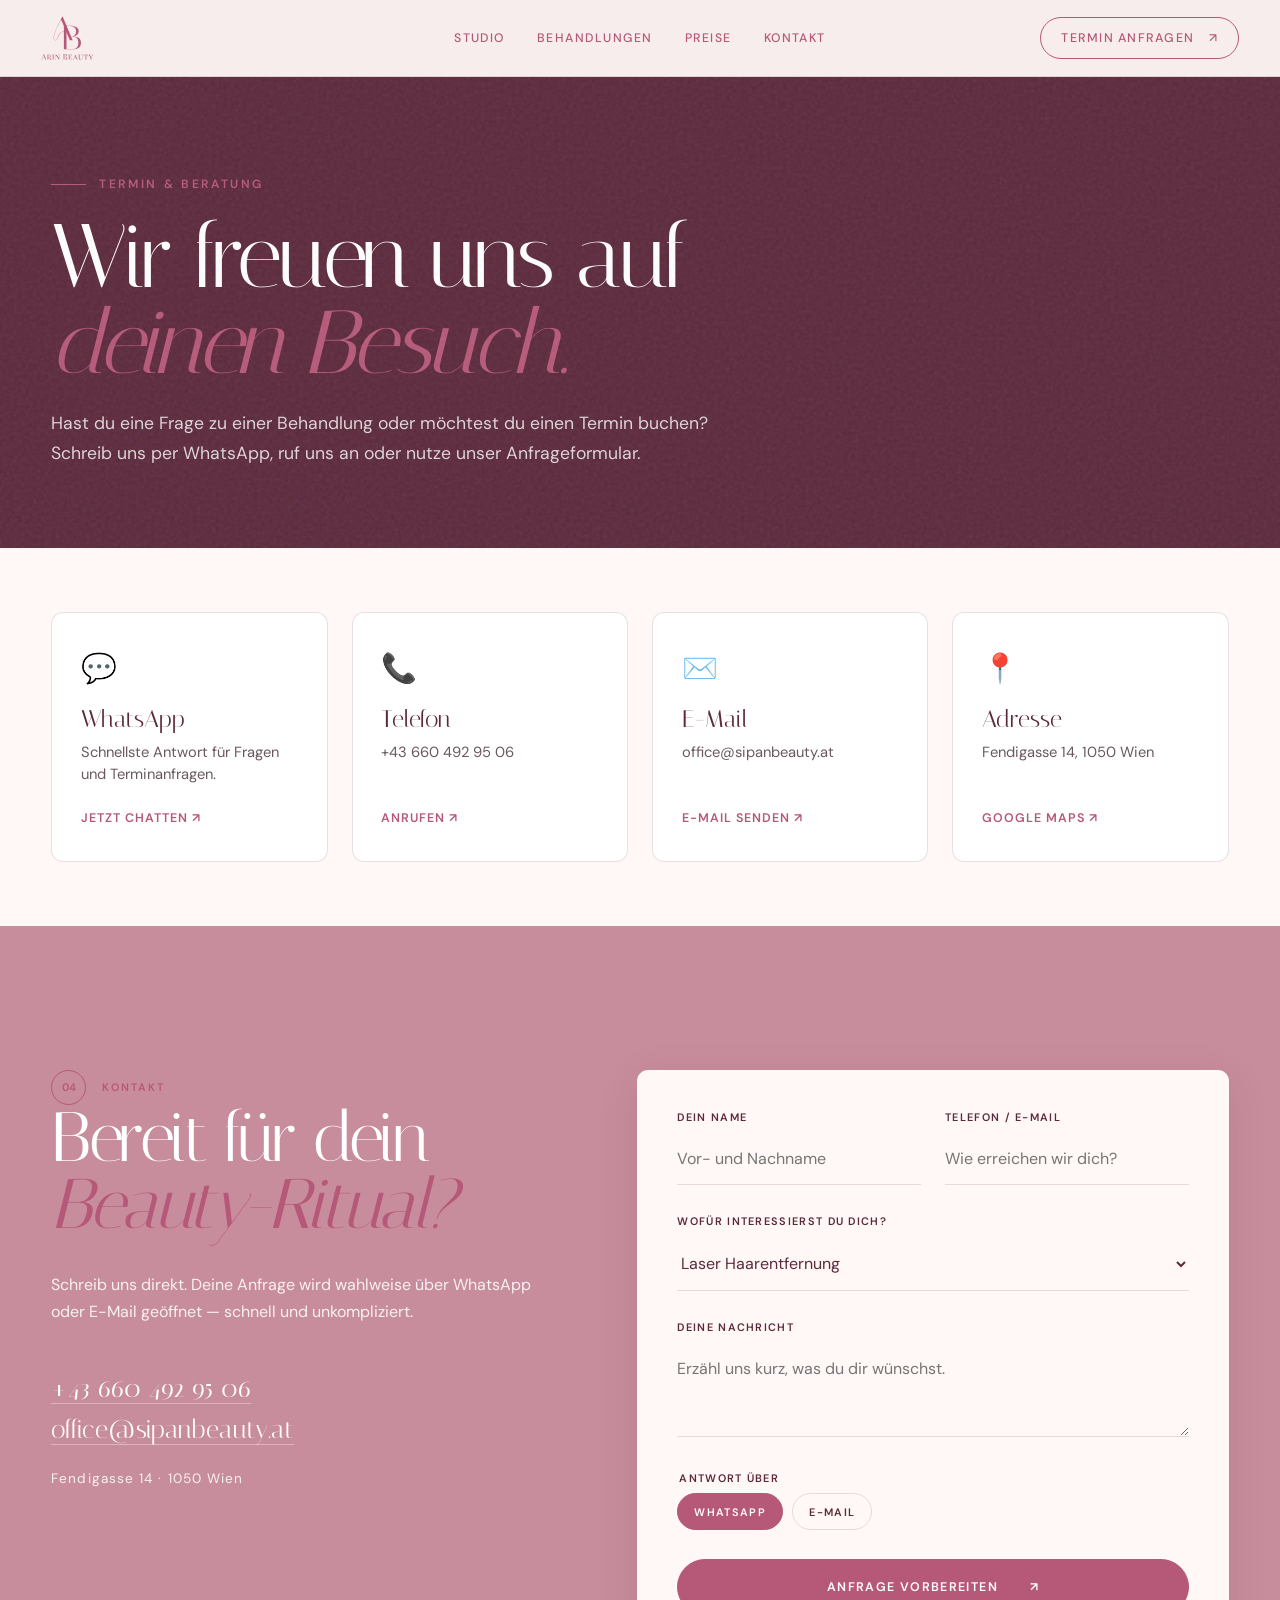
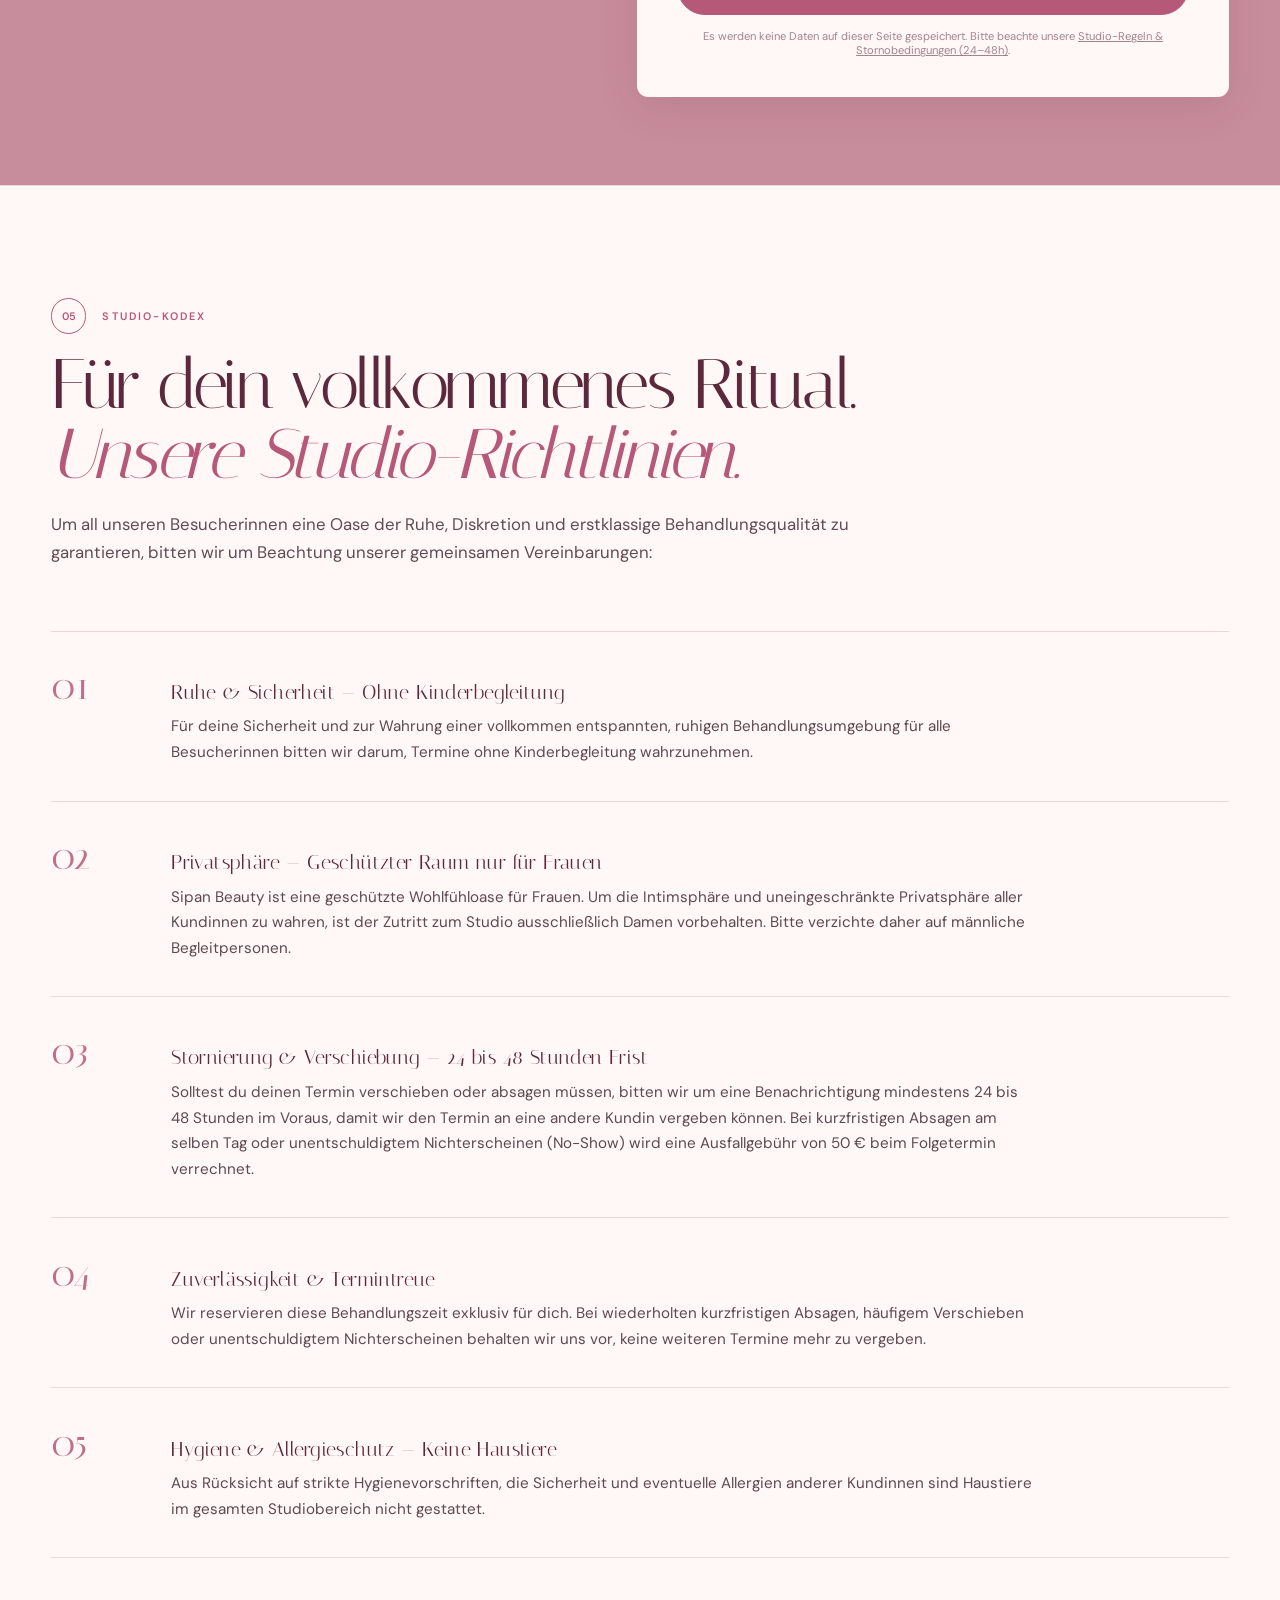
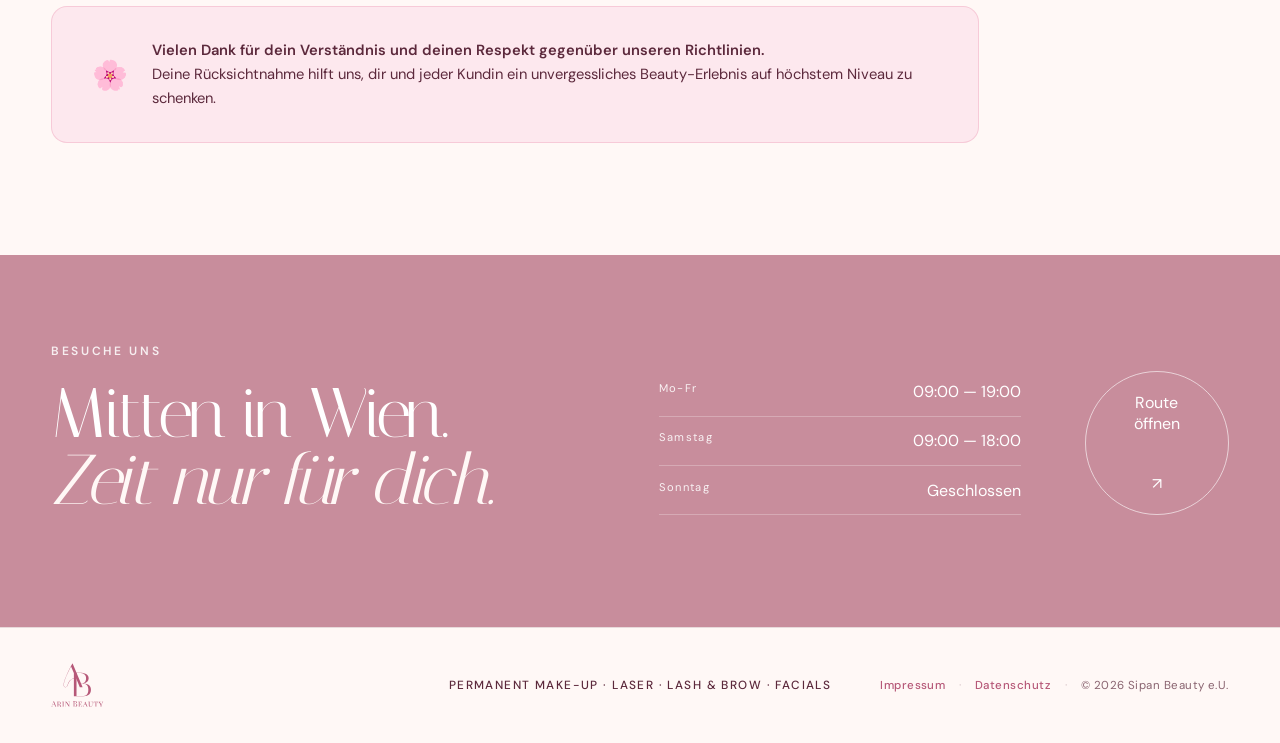
<file: kontakt/index.html>
<!doctype html>
<html lang="de">
  <head>
    <meta charset="utf-8" />
    <meta name="viewport" content="width=device-width, initial-scale=1" />
    <title>Kontakt &amp; Termin anfragen — Sipan Beauty Studio Wien</title>
    <meta
      name="description"
      content="Kontaktiere Sipan Beauty in 1050 Wien. Terminanfragen via WhatsApp oder E-Mail, Öffnungszeiten und Anfahrt zur Fendigasse 14."
    />
    <meta name="theme-color" content="#2b111d" />
    <link rel="canonical" href="https://sipanbeauty.at/kontakt/" />
    <!-- Open Graph / Facebook -->
    <meta property="og:type" content="website" />
    <meta property="og:url" content="https://sipanbeauty.at/kontakt/" />
    <meta
      property="og:title"
      content="Kontakt &#38; Termin anfragen — Sipan Beauty Studio Wien"
    />
    <meta
      property="og:description"
      content="Kontaktiere Sipan Beauty in 1050 Wien. Terminanfragen via WhatsApp oder E-Mail, Öffnungszeiten und Anfahrt zur Fendigasse 14."
    />
    <meta
      property="og:image"
      content="https://sipanbeauty.at/images/laser.jpg"
    />
    <meta property="og:locale" content="de_AT" />
    <!-- Twitter -->
    <meta name="twitter:card" content="summary_large_image" />
    <meta name="twitter:url" content="https://sipanbeauty.at/kontakt/" />
    <meta
      name="twitter:title"
      content="Kontakt &#38; Termin anfragen — Sipan Beauty Studio Wien"
    />
    <meta
      name="twitter:description"
      content="Kontaktiere Sipan Beauty in 1050 Wien. Terminanfragen via WhatsApp oder E-Mail, Öffnungszeiten und Anfahrt zur Fendigasse 14."
    />
    <meta
      name="twitter:image"
      content="https://sipanbeauty.at/images/laser.jpg"
    />
    <!-- Fonts & Preconnect -->
    <link rel="preconnect" href="https://fonts.googleapis.com" />
    <link rel="preconnect" href="https://fonts.gstatic.com" crossorigin />
    <link
      href="https://fonts.googleapis.com/css2?family=DM+Sans:wght@400;500;600&family=Italiana&display=swap"
      rel="stylesheet"
    />
    <!-- Favicon -->
    <link
      rel="icon"
      type="image/svg+xml"
      href="data:image/svg+xml,%3Csvg xmlns='http://www.w3.org/2000/svg' viewBox='0 0 64 64'%3E%3Crect width='64' height='64' rx='32' fill='%23f4b7ca'/%3E%3Cpath d='M18 45 30 17h4l12 28h-7l-2.5-6H27.2l-2.4 6h-6.8Zm11.5-12h4.8L32 27l-2.5 6Z' fill='%232b111d'/%3E%3C/svg%3E"
    />
    <!-- Local Business Schema for SEO -->
    <script type="application/ld+json">
      {
        "@context": "https://schema.org",
        "@type": "HealthAndBeautyBusiness",
        "name": "Sipan Beauty",
        "url": "https://sipanbeauty.at",
        "logo": "https://sipanbeauty.at/images/clinic-logo.svg",
        "image": "https://sipanbeauty.at/images/laser.jpg",
        "description": "Kontaktiere Sipan Beauty in 1050 Wien. Terminanfragen via WhatsApp oder E-Mail, Öffnungszeiten und Anfahrt zur Fendigasse 14.",
        "telephone": "+436604929506",
        "priceRange": "€€",
        "address": {
          "@type": "PostalAddress",
          "streetAddress": "Fendigasse 14",
          "addressLocality": "Wien",
          "postalCode": "1050",
          "addressCountry": "AT"
        },
        "geo": {
          "@type": "GeoCoordinates",
          "latitude": 48.1834,
          "longitude": 16.3571
        },
        "openingHoursSpecification": [
          {
            "@type": "OpeningHoursSpecification",
            "dayOfWeek": [
              "Monday",
              "Tuesday",
              "Wednesday",
              "Thursday",
              "Friday"
            ],
            "opens": "09:00",
            "closes": "19:00"
          },
          {
            "@type": "OpeningHoursSpecification",
            "dayOfWeek": "Saturday",
            "opens": "09:00",
            "closes": "18:00"
          }
        ],
        "sameAs": ["https://www.instagram.com/sipanbeauty.at/"]
      }
    </script>
    <link rel="stylesheet" href="../_astro/_service_.DcyjNBuE.css" />
    <link rel="stylesheet" href="../_astro/kontakt.DhbnMDkO.css" />
  </head>
  <body>
    <a class="skip-link" href="index.html#main">Zum Inhalt springen</a>
    <div class="cursor-glow" aria-hidden="true"></div>
    <header class="site-header" id="site-header">
      <a class="brand" href="../index.html" aria-label="Sipan Beauty Startseite">
        <svg
          xmlns="http://www.w3.org/2000/svg"
          xmlns:xlink="http://www.w3.org/1999/xlink"
          width="auto"
          height="44"
          class="clinic-logo"
          aria-hidden="true"
          viewBox="25 60 325 272"
          preserveAspectRatio="xMidYMid meet"
        >
          <defs><g></g></defs>
          <g fill="currentColor" fill-opacity="1">
            <g transform="translate(95.556233, 209.247886)">
              <g>
                <path
                  d="M 107.566406 0 L 124.910156 0 L 63.175781 -145.761719 L 61.730469 -145.761719 C 46.039062 -119.128906 27.460938 -81.550781 16.515625 -52.027344 C 11.5625 -38.816406 8.671875 -27.253906 7.640625 -18.167969 C 6.605469 -8.878906 8.878906 -2.683594 14.453125 -0.207031 C 15.898438 1.03125 16.515625 1.03125 17.753906 1.238281 C 27.046875 1.652344 30.554688 -5.988281 34.480469 -16.308594 C 41.085938 -31.382812 49.136719 -52.648438 84.234375 -55.949219 Z M 83.617188 -57.394531 C 47.898438 -53.886719 39.640625 -32.207031 32.828125 -16.722656 C 29.523438 -7.226562 26.21875 0 17.960938 -0.621094 C 16.929688 -1.238281 16.308594 -1.238281 15.070312 -1.652344 C 10.117188 -3.304688 8.671875 -9.703125 9.085938 -18.167969 C 10.117188 -27.046875 13.007812 -38.402344 17.960938 -51.617188 C 26.632812 -75.566406 40.671875 -103.644531 53.265625 -128.007812 Z M 83.617188 -57.394531 "
                ></path>
              </g>
            </g>
          </g>
          <g fill="currentColor" fill-opacity="1">
            <g transform="translate(159.251214, 266.327521)">
              <g>
                <path
                  d="M 68.339844 -80.3125 C 85.0625 -83.824219 98.6875 -94.144531 98.6875 -112.726562 C 98.6875 -136.472656 73.914062 -145.761719 42.945312 -145.761719 L 7.226562 -145.761719 L 7.226562 0 L 56.15625 0 C 87.953125 -0.207031 112.726562 -7.226562 112.726562 -40.464844 C 112.726562 -69.785156 94.351562 -78.457031 68.339844 -80.3125 Z M 96.625 -40.464844 C 96.625 -3.304688 73.085938 -1.652344 54.503906 -1.652344 L 23.535156 -1.652344 L 23.535156 -115 C 25.1875 -106.945312 27.664062 -99.925781 31.382812 -94.351562 C 37.371094 -84.855469 46.453125 -79.28125 56.15625 -79.28125 C 74.121094 -79.28125 96.625 -77.421875 96.625 -40.464844 Z M 82.585938 -112.726562 C 82.585938 -90.222656 69.992188 -80.933594 56.15625 -80.933594 C 46.867188 -80.933594 38.816406 -86.09375 33.035156 -95.386719 C 27.046875 -104.054688 23.535156 -116.445312 23.535156 -130.691406 L 23.535156 -144.316406 L 42.945312 -144.316406 C 62.765625 -144.316406 82.585938 -136.265625 82.585938 -112.726562 Z M 82.585938 -112.726562 "
                ></path>
              </g>
            </g>
          </g>
          <g fill="currentColor" fill-opacity="1">
            <g transform="translate(27.166863, 329.665023)">
              <g>
                <path
                  d="M 27.59375 -4.09375 C 28.363281 -2.082031 29.484375 -1.039062 30.953125 -0.96875 L 30.953125 0 C 29.648438 -0.09375 27.910156 -0.140625 25.734375 -0.140625 C 22.953125 -0.140625 20.878906 -0.09375 19.515625 0 L 19.515625 -0.96875 C 20.742188 -1.039062 21.625 -1.195312 22.15625 -1.4375 C 22.695312 -1.675781 22.96875 -2.117188 22.96875 -2.765625 C 22.96875 -3.316406 22.769531 -4.082031 22.375 -5.0625 L 19.40625 -13.046875 L 7.640625 -13.046875 L 5.640625 -7.875 C 4.992188 -6.125 4.671875 -4.796875 4.671875 -3.890625 C 4.671875 -2.890625 5.019531 -2.160156 5.71875 -1.703125 C 6.414062 -1.242188 7.476562 -1 8.90625 -0.96875 L 8.90625 0 C 7.050781 -0.09375 5.1875 -0.140625 3.3125 -0.140625 C 1.851562 -0.140625 0.632812 -0.09375 -0.34375 0 L -0.34375 -0.96875 C 1.28125 -1.363281 2.5625 -2.773438 3.5 -5.203125 L 14.9375 -34.6875 L 15.71875 -34.6875 Z M 19.03125 -14.015625 L 13.578125 -28.5625 L 8.03125 -14.015625 Z M 19.03125 -14.015625 "
                ></path>
              </g>
            </g>
          </g>
          <g fill="currentColor" fill-opacity="1">
            <g transform="translate(59.605397, 329.665023)">
              <g>
                <path
                  d="M 30.75 -2.046875 C 30.132812 -1.171875 29.425781 -0.492188 28.625 -0.015625 C 27.832031 0.453125 26.882812 0.6875 25.78125 0.6875 C 23.0625 0.6875 21.394531 -0.546875 20.78125 -3.015625 L 19.265625 -9.09375 C 18.816406 -10.914062 18.144531 -12.132812 17.25 -12.75 C 16.351562 -13.363281 15.03125 -13.671875 13.28125 -13.671875 L 10.515625 -13.671875 L 10.515625 -5.15625 C 10.515625 -3.925781 10.609375 -3.035156 10.796875 -2.484375 C 10.992188 -1.929688 11.359375 -1.554688 11.890625 -1.359375 C 12.429688 -1.171875 13.285156 -1.039062 14.453125 -0.96875 L 14.453125 0 C 12.960938 -0.09375 10.898438 -0.140625 8.265625 -0.140625 C 5.484375 -0.140625 3.410156 -0.09375 2.046875 0 L 2.046875 -0.96875 C 3.210938 -1.039062 4.0625 -1.171875 4.59375 -1.359375 C 5.132812 -1.554688 5.5 -1.929688 5.6875 -2.484375 C 5.882812 -3.035156 5.984375 -3.925781 5.984375 -5.15625 L 5.984375 -24.421875 C 5.984375 -25.660156 5.882812 -26.550781 5.6875 -27.09375 C 5.5 -27.644531 5.132812 -28.019531 4.59375 -28.21875 C 4.0625 -28.414062 3.210938 -28.546875 2.046875 -28.609375 L 2.046875 -29.578125 C 3.410156 -29.484375 5.390625 -29.4375 7.984375 -29.4375 L 12.9375 -29.484375 C 13.488281 -29.515625 14.125 -29.53125 14.84375 -29.53125 C 18.476562 -29.53125 21.257812 -28.847656 23.1875 -27.484375 C 25.113281 -26.128906 26.078125 -24.363281 26.078125 -22.1875 C 26.078125 -20.300781 25.320312 -18.578125 23.8125 -17.015625 C 22.3125 -15.460938 19.835938 -14.476562 16.390625 -14.0625 C 17.046875 -14 17.597656 -13.929688 18.046875 -13.859375 C 19.765625 -13.609375 21.125 -13.09375 22.125 -12.3125 C 23.132812 -11.53125 23.851562 -10.28125 24.28125 -8.5625 L 25.34375 -4.140625 C 25.601562 -3.003906 25.882812 -2.195312 26.1875 -1.71875 C 26.5 -1.25 26.898438 -1.015625 27.390625 -1.015625 C 28.203125 -1.015625 29.09375 -1.566406 30.0625 -2.671875 Z M 13.625 -28.609375 C 12.75 -28.609375 12.09375 -28.492188 11.65625 -28.265625 C 11.21875 -28.035156 10.914062 -27.628906 10.75 -27.046875 C 10.59375 -26.460938 10.515625 -25.585938 10.515625 -24.421875 L 10.515625 -14.640625 L 13.765625 -14.640625 C 16.617188 -14.640625 18.570312 -15.25 19.625 -16.46875 C 20.6875 -17.6875 21.21875 -19.414062 21.21875 -21.65625 C 21.21875 -23.988281 20.625 -25.726562 19.4375 -26.875 C 18.25 -28.03125 16.3125 -28.609375 13.625 -28.609375 Z M 13.625 -28.609375 "
                ></path>
              </g>
            </g>
          </g>
          <g fill="currentColor" fill-opacity="1">
            <g transform="translate(91.75214, 329.665023)">
              <g>
                <path
                  d="M 14.453125 -28.609375 C 13.285156 -28.546875 12.429688 -28.414062 11.890625 -28.21875 C 11.359375 -28.019531 10.992188 -27.644531 10.796875 -27.09375 C 10.609375 -26.550781 10.515625 -25.660156 10.515625 -24.421875 L 10.515625 -5.15625 C 10.515625 -3.925781 10.609375 -3.035156 10.796875 -2.484375 C 10.992188 -1.929688 11.359375 -1.554688 11.890625 -1.359375 C 12.429688 -1.171875 13.285156 -1.039062 14.453125 -0.96875 L 14.453125 0 C 12.960938 -0.09375 10.898438 -0.140625 8.265625 -0.140625 C 5.484375 -0.140625 3.410156 -0.09375 2.046875 0 L 2.046875 -0.96875 C 3.210938 -1.039062 4.0625 -1.171875 4.59375 -1.359375 C 5.132812 -1.554688 5.5 -1.929688 5.6875 -2.484375 C 5.882812 -3.035156 5.984375 -3.925781 5.984375 -5.15625 L 5.984375 -24.421875 C 5.984375 -25.660156 5.882812 -26.550781 5.6875 -27.09375 C 5.5 -27.644531 5.132812 -28.019531 4.59375 -28.21875 C 4.0625 -28.414062 3.210938 -28.546875 2.046875 -28.609375 L 2.046875 -29.578125 C 3.410156 -29.484375 5.484375 -29.4375 8.265625 -29.4375 C 10.859375 -29.4375 12.921875 -29.484375 14.453125 -29.578125 Z M 14.453125 -28.609375 "
                ></path>
              </g>
            </g>
          </g>
          <g fill="currentColor" fill-opacity="1">
            <g transform="translate(110.038642, 329.665023)">
              <g>
                <path
                  d="M 31.625 -28.609375 C 30.488281 -28.546875 29.644531 -28.375 29.09375 -28.09375 C 28.539062 -27.820312 28.164062 -27.367188 27.96875 -26.734375 C 27.78125 -26.097656 27.6875 -25.164062 27.6875 -23.9375 L 27.6875 0.25 L 26.5625 0.25 L 7.109375 -26.71875 L 7.109375 -5.640625 C 7.109375 -4.378906 7.210938 -3.4375 7.421875 -2.8125 C 7.628906 -2.195312 8.039062 -1.753906 8.65625 -1.484375 C 9.269531 -1.210938 10.226562 -1.039062 11.53125 -0.96875 L 11.53125 0 C 10.363281 -0.09375 8.707031 -0.140625 6.5625 -0.140625 C 4.625 -0.140625 3.117188 -0.09375 2.046875 0 L 2.046875 -0.96875 C 3.179688 -1.039062 4.023438 -1.210938 4.578125 -1.484375 C 5.128906 -1.753906 5.5 -2.207031 5.6875 -2.84375 C 5.882812 -3.476562 5.984375 -4.410156 5.984375 -5.640625 L 5.984375 -24.421875 C 5.984375 -25.660156 5.882812 -26.550781 5.6875 -27.09375 C 5.5 -27.644531 5.132812 -28.019531 4.59375 -28.21875 C 4.0625 -28.414062 3.210938 -28.546875 2.046875 -28.609375 L 2.046875 -29.578125 C 3.117188 -29.484375 4.625 -29.4375 6.5625 -29.4375 C 8.320312 -29.4375 9.816406 -29.484375 11.046875 -29.578125 L 26.5625 -7.984375 L 26.5625 -23.9375 C 26.5625 -25.207031 26.457031 -26.148438 26.25 -26.765625 C 26.039062 -27.378906 25.625 -27.820312 25 -28.09375 C 24.382812 -28.375 23.429688 -28.546875 22.140625 -28.609375 L 22.140625 -29.578125 C 23.304688 -29.484375 24.957031 -29.4375 27.09375 -29.4375 C 29.039062 -29.4375 30.550781 -29.484375 31.625 -29.578125 Z M 31.625 -28.609375 "
                ></path>
              </g>
            </g>
          </g>
          <g fill="currentColor" fill-opacity="1">
            <g transform="translate(145.151962, 329.665023)"><g></g></g>
          </g>
          <g fill="currentColor" fill-opacity="1">
            <g transform="translate(159.06155, 329.665023)">
              <g>
                <path
                  d="M 18.203125 -18.203125 C 21.765625 -17.710938 24.304688 -16.679688 25.828125 -15.109375 C 27.359375 -13.535156 28.125 -11.644531 28.125 -9.4375 C 28.125 -7.59375 27.648438 -5.957031 26.703125 -4.53125 C 25.765625 -3.101562 24.421875 -1.988281 22.671875 -1.1875 C 20.921875 -0.394531 18.847656 0 16.453125 0 C 15.566406 0 14.816406 -0.015625 14.203125 -0.046875 C 12.128906 -0.109375 10.085938 -0.140625 8.078125 -0.140625 C 5.421875 -0.140625 3.410156 -0.09375 2.046875 0 L 2.046875 -0.96875 C 3.210938 -1.039062 4.0625 -1.171875 4.59375 -1.359375 C 5.132812 -1.554688 5.5 -1.929688 5.6875 -2.484375 C 5.882812 -3.035156 5.984375 -3.925781 5.984375 -5.15625 L 5.984375 -29.296875 C 5.984375 -30.523438 5.882812 -31.414062 5.6875 -31.96875 C 5.5 -32.519531 5.132812 -32.890625 4.59375 -33.078125 C 4.0625 -33.273438 3.210938 -33.40625 2.046875 -33.46875 L 2.046875 -34.453125 C 3.410156 -34.347656 5.390625 -34.296875 7.984375 -34.296875 L 13.234375 -34.34375 C 13.847656 -34.382812 14.546875 -34.40625 15.328125 -34.40625 C 18.640625 -34.40625 21.175781 -33.707031 22.9375 -32.3125 C 24.707031 -30.914062 25.59375 -29.066406 25.59375 -26.765625 C 25.59375 -24.878906 25 -23.191406 23.8125 -21.703125 C 22.632812 -20.210938 20.765625 -19.078125 18.203125 -18.296875 Z M 14.109375 -33.46875 C 13.109375 -33.46875 12.351562 -33.351562 11.84375 -33.125 C 11.34375 -32.90625 10.992188 -32.503906 10.796875 -31.921875 C 10.609375 -31.335938 10.515625 -30.460938 10.515625 -29.296875 L 10.515625 -18.296875 L 13.765625 -18.296875 C 16.429688 -18.296875 18.289062 -19.015625 19.34375 -20.453125 C 20.394531 -21.898438 20.921875 -23.820312 20.921875 -26.21875 C 20.921875 -28.65625 20.382812 -30.472656 19.3125 -31.671875 C 18.238281 -32.867188 16.503906 -33.46875 14.109375 -33.46875 Z M 14.15625 -1.125 C 20.21875 -1.125 23.25 -3.960938 23.25 -9.640625 C 23.25 -12.203125 22.5625 -14.144531 21.1875 -15.46875 C 19.8125 -16.800781 17.613281 -17.46875 14.59375 -17.46875 L 10.515625 -17.46875 L 10.515625 -5.15625 C 10.515625 -3.988281 10.609375 -3.128906 10.796875 -2.578125 C 10.992188 -2.023438 11.34375 -1.644531 11.84375 -1.4375 C 12.351562 -1.226562 13.125 -1.125 14.15625 -1.125 Z M 14.15625 -1.125 "
                ></path>
              </g>
            </g>
          </g>
          <g fill="currentColor" fill-opacity="1">
            <g transform="translate(191.159652, 329.665023)">
              <g>
                <path
                  d="M 25.984375 -5.734375 C 25.984375 -4.054688 26.097656 -2.144531 26.328125 0 C 24.210938 -0.09375 20.660156 -0.140625 15.671875 -0.140625 C 9.671875 -0.140625 5.128906 -0.09375 2.046875 0 L 2.046875 -0.96875 C 3.210938 -1.039062 4.0625 -1.171875 4.59375 -1.359375 C 5.132812 -1.554688 5.5 -1.929688 5.6875 -2.484375 C 5.882812 -3.035156 5.984375 -3.925781 5.984375 -5.15625 L 5.984375 -24.421875 C 5.984375 -25.660156 5.882812 -26.550781 5.6875 -27.09375 C 5.5 -27.644531 5.132812 -28.019531 4.59375 -28.21875 C 4.0625 -28.414062 3.210938 -28.546875 2.046875 -28.609375 L 2.046875 -29.578125 C 5.128906 -29.484375 9.671875 -29.4375 15.671875 -29.4375 C 20.210938 -29.4375 23.4375 -29.484375 25.34375 -29.578125 C 25.125 -27.628906 25.015625 -25.878906 25.015625 -24.328125 C 25.015625 -23.066406 25.0625 -22.0625 25.15625 -21.3125 L 24.03125 -21.3125 C 23.8125 -23.96875 23.253906 -25.820312 22.359375 -26.875 C 21.460938 -27.9375 20.007812 -28.46875 18 -28.46875 L 14.453125 -28.46875 C 13.285156 -28.46875 12.429688 -28.375 11.890625 -28.1875 C 11.359375 -28.007812 10.992188 -27.644531 10.796875 -27.09375 C 10.609375 -26.550781 10.515625 -25.660156 10.515625 -24.421875 L 10.515625 -15.375 L 14.546875 -15.375 C 15.585938 -15.375 16.382812 -15.640625 16.9375 -16.171875 C 17.488281 -16.710938 17.859375 -17.296875 18.046875 -17.921875 C 18.242188 -18.554688 18.425781 -19.363281 18.59375 -20.34375 L 19.703125 -20.34375 C 19.609375 -19.238281 19.5625 -18.035156 19.5625 -16.734375 L 19.5625 -14.890625 C 19.5625 -13.617188 19.660156 -11.800781 19.859375 -9.4375 L 18.734375 -9.4375 C 18.535156 -11 18.160156 -12.21875 17.609375 -13.09375 C 17.054688 -13.96875 16.035156 -14.40625 14.546875 -14.40625 L 10.515625 -14.40625 L 10.515625 -5.15625 C 10.515625 -3.925781 10.609375 -3.035156 10.796875 -2.484375 C 10.992188 -1.929688 11.359375 -1.566406 11.890625 -1.390625 C 12.429688 -1.210938 13.285156 -1.125 14.453125 -1.125 L 18 -1.125 C 19.625 -1.125 20.90625 -1.378906 21.84375 -1.890625 C 22.78125 -2.410156 23.492188 -3.242188 23.984375 -4.390625 C 24.472656 -5.546875 24.816406 -7.164062 25.015625 -9.25 L 26.125 -9.25 C 26.03125 -8.375 25.984375 -7.203125 25.984375 -5.734375 Z M 25.984375 -5.734375 "
                ></path>
              </g>
            </g>
          </g>
          <g fill="currentColor" fill-opacity="1">
            <g transform="translate(221.896042, 329.665023)">
              <g>
                <path
                  d="M 26.765625 -4.09375 C 27.640625 -2.082031 28.757812 -1.039062 30.125 -0.96875 L 30.125 0 C 28.820312 -0.09375 27.082031 -0.140625 24.90625 -0.140625 C 22.125 -0.140625 20.050781 -0.09375 18.6875 0 L 18.6875 -0.96875 C 19.882812 -1.039062 20.765625 -1.203125 21.328125 -1.453125 C 21.898438 -1.710938 22.1875 -2.148438 22.1875 -2.765625 C 22.1875 -3.285156 21.957031 -4.050781 21.5 -5.0625 L 19.03125 -10.609375 L 7.203125 -10.609375 L 5.546875 -6.953125 C 4.992188 -5.691406 4.71875 -4.65625 4.71875 -3.84375 C 4.71875 -3 5.015625 -2.34375 5.609375 -1.875 C 6.210938 -1.40625 7.179688 -1.101562 8.515625 -0.96875 L 8.515625 0 C 7.546875 -0.09375 6.070312 -0.140625 4.09375 -0.140625 C 2.113281 -0.140625 0.703125 -0.09375 -0.140625 0 L -0.140625 -0.96875 C 0.734375 -1.195312 1.476562 -1.691406 2.09375 -2.453125 C 2.707031 -3.210938 3.289062 -4.226562 3.84375 -5.5 L 14.59375 -29.828125 L 15.375 -29.828125 Z M 18.640625 -11.578125 L 13.140625 -23.9375 L 7.59375 -11.578125 Z M 18.640625 -11.578125 "
                ></path>
              </g>
            </g>
          </g>
          <g fill="currentColor" fill-opacity="1">
            <g transform="translate(253.653727, 329.665023)">
              <g>
                <path
                  d="M 30.796875 -28.609375 C 29.660156 -28.546875 28.816406 -28.375 28.265625 -28.09375 C 27.710938 -27.820312 27.335938 -27.367188 27.140625 -26.734375 C 26.953125 -26.097656 26.859375 -25.164062 26.859375 -23.9375 L 26.859375 -13.1875 C 26.859375 -10.945312 26.703125 -9.039062 26.390625 -7.46875 C 26.085938 -5.894531 25.578125 -4.523438 24.859375 -3.359375 C 24.085938 -2.128906 22.960938 -1.144531 21.484375 -0.40625 C 20.003906 0.320312 18.328125 0.6875 16.453125 0.6875 C 13.109375 0.6875 10.546875 -0.0234375 8.765625 -1.453125 C 7.335938 -2.722656 6.378906 -4.164062 5.890625 -5.78125 C 5.398438 -7.40625 5.15625 -9.828125 5.15625 -13.046875 L 5.15625 -24.421875 C 5.15625 -25.660156 5.054688 -26.550781 4.859375 -27.09375 C 4.671875 -27.644531 4.304688 -28.019531 3.765625 -28.21875 C 3.234375 -28.414062 2.382812 -28.546875 1.21875 -28.609375 L 1.21875 -29.578125 C 2.582031 -29.484375 4.65625 -29.4375 7.4375 -29.4375 C 10.039062 -29.4375 12.101562 -29.484375 13.625 -29.578125 L 13.625 -28.609375 C 12.457031 -28.546875 11.601562 -28.414062 11.0625 -28.21875 C 10.53125 -28.019531 10.164062 -27.644531 9.96875 -27.09375 C 9.78125 -26.550781 9.6875 -25.660156 9.6875 -24.421875 L 9.6875 -12.21875 C 9.6875 -9.8125 9.847656 -7.820312 10.171875 -6.25 C 10.492188 -4.675781 11.179688 -3.410156 12.234375 -2.453125 C 13.285156 -1.492188 14.835938 -1.015625 16.890625 -1.015625 C 20.128906 -1.015625 22.410156 -2.035156 23.734375 -4.078125 C 25.066406 -6.128906 25.734375 -8.988281 25.734375 -12.65625 L 25.734375 -23.9375 C 25.734375 -25.6875 25.414062 -26.882812 24.78125 -27.53125 C 24.15625 -28.1875 23 -28.546875 21.3125 -28.609375 L 21.3125 -29.578125 C 22.476562 -29.484375 24.132812 -29.4375 26.28125 -29.4375 C 28.21875 -29.4375 29.722656 -29.484375 30.796875 -29.578125 Z M 30.796875 -28.609375 "
                ></path>
              </g>
            </g>
          </g>
          <g fill="currentColor" fill-opacity="1">
            <g transform="translate(287.453981, 329.665023)">
              <g>
                <path
                  d="M 29.046875 -29.578125 C 28.816406 -27.441406 28.703125 -25.53125 28.703125 -23.84375 C 28.703125 -22.15625 28.753906 -20.828125 28.859375 -19.859375 L 27.734375 -19.859375 C 27.535156 -22.117188 27.222656 -23.847656 26.796875 -25.046875 C 26.378906 -26.253906 25.703125 -27.125 24.765625 -27.65625 C 23.828125 -28.195312 22.484375 -28.46875 20.734375 -28.46875 L 17.609375 -28.46875 L 17.609375 -5.640625 C 17.609375 -4.273438 17.738281 -3.285156 18 -2.671875 C 18.257812 -2.054688 18.710938 -1.632812 19.359375 -1.40625 C 20.015625 -1.1875 21.070312 -1.039062 22.53125 -0.96875 L 22.53125 0 C 20.84375 -0.09375 18.457031 -0.140625 15.375 -0.140625 C 12.132812 -0.140625 9.734375 -0.09375 8.171875 0 L 8.171875 -0.96875 C 9.628906 -1.039062 10.679688 -1.1875 11.328125 -1.40625 C 11.984375 -1.632812 12.441406 -2.054688 12.703125 -2.671875 C 12.960938 -3.285156 13.09375 -4.273438 13.09375 -5.640625 L 13.09375 -28.46875 L 9.96875 -28.46875 C 8.21875 -28.46875 6.875 -28.195312 5.9375 -27.65625 C 5 -27.125 4.316406 -26.253906 3.890625 -25.046875 C 3.472656 -23.847656 3.164062 -22.117188 2.96875 -19.859375 L 1.84375 -19.859375 C 1.945312 -20.890625 2 -22.21875 2 -23.84375 C 2 -25.53125 1.882812 -27.441406 1.65625 -29.578125 C 4.34375 -29.484375 8.914062 -29.4375 15.375 -29.4375 C 21.800781 -29.4375 26.359375 -29.484375 29.046875 -29.578125 Z M 29.046875 -29.578125 "
                ></path>
              </g>
            </g>
          </g>
          <g fill="currentColor" fill-opacity="1">
            <g transform="translate(319.941161, 329.665023)">
              <g>
                <path
                  d="M 23.640625 -29.390625 C 25.492188 -29.390625 26.742188 -29.453125 27.390625 -29.578125 L 27.390625 -28.5625 C 26.835938 -28.425781 26.332031 -28.113281 25.875 -27.625 C 25.425781 -27.144531 24.894531 -26.351562 24.28125 -25.25 L 16.640625 -11.578125 L 16.640625 -5.15625 C 16.640625 -3.925781 16.734375 -3.035156 16.921875 -2.484375 C 17.117188 -1.929688 17.484375 -1.554688 18.015625 -1.359375 C 18.554688 -1.171875 19.410156 -1.039062 20.578125 -0.96875 L 20.578125 0 C 19.085938 -0.09375 17.03125 -0.140625 14.40625 -0.140625 C 11.613281 -0.140625 9.535156 -0.09375 8.171875 0 L 8.171875 -0.96875 C 9.335938 -1.039062 10.1875 -1.171875 10.71875 -1.359375 C 11.257812 -1.554688 11.625 -1.929688 11.8125 -2.484375 C 12.007812 -3.035156 12.109375 -3.925781 12.109375 -5.15625 L 12.109375 -10.21875 L 2.71875 -25.84375 C 2.101562 -26.875 1.59375 -27.5625 1.1875 -27.90625 C 0.78125 -28.25 0.351562 -28.46875 -0.09375 -28.5625 L -0.09375 -29.578125 C 1.976562 -29.453125 3.40625 -29.390625 4.1875 -29.390625 C 6.425781 -29.390625 8.695312 -29.453125 11 -29.578125 L 11 -28.5625 C 9.894531 -28.5625 9.050781 -28.472656 8.46875 -28.296875 C 7.882812 -28.117188 7.59375 -27.71875 7.59375 -27.09375 C 7.59375 -26.550781 7.867188 -25.789062 8.421875 -24.8125 L 15.765625 -12.546875 L 21.796875 -23.15625 C 22.515625 -24.457031 22.875 -25.5 22.875 -26.28125 C 22.875 -27.632812 21.753906 -28.394531 19.515625 -28.5625 L 19.515625 -29.578125 C 20.710938 -29.453125 22.085938 -29.390625 23.640625 -29.390625 Z M 23.640625 -29.390625 "
                ></path>
              </g>
            </g>
          </g>
        </svg>
      </a>
      <nav class="desktop-nav" aria-label="Hauptnavigation">
        <a href="../index.html#studio">Studio</a>
        <a href="../behandlungen/index.html" class>Behandlungen</a>
        <a href="../preise/index.html" class>Preise</a>
        <a href="index.html" class="active">Kontakt</a>
      </nav>
      <a class="nav-cta" href="index.html">Termin anfragen <span>↗</span></a>
      <button
        class="menu-toggle"
        id="menu-toggle"
        type="button"
        aria-expanded="false"
        aria-controls="mobile-menu"
        aria-label="Menü öffnen"
      >
        <span></span><span></span>
      </button>
      <nav class="mobile-menu" id="mobile-menu" aria-label="Mobile Navigation">
        <a href="../index.html">Startseite</a>
        <a href="../index.html#studio">Studio</a>
        <a href="../behandlungen/index.html">Behandlungen</a>
        <a href="../preise/index.html">Preise</a>
        <a href="index.html">Kontakt</a>
        <a class="mobile-menu-cta" href="index.html"
          >Termin anfragen <span>↗</span></a
        >
      </nav>
    </header>
    <script type="module">
      const t = document.getElementById("menu-toggle"),
        n = document.getElementById("mobile-menu");
      if (t && n) {
        const s = () => {
          (t.setAttribute("aria-expanded", "false"),
            t.setAttribute("aria-label", "Menü öffnen"),
            n.classList.remove("open"),
            document.body.classList.remove("menu-open"));
        };
        (t.addEventListener("click", () => {
          const e = t.getAttribute("aria-expanded") === "true";
          (t.setAttribute("aria-expanded", String(!e)),
            t.setAttribute("aria-label", e ? "Menü öffnen" : "Menü schließen"),
            n.classList.toggle("open", !e),
            document.body.classList.toggle("menu-open", !e));
        }),
          n.querySelectorAll("a").forEach((e) => {
            e.addEventListener("click", s);
          }),
          window.addEventListener("keydown", (e) => {
            e.key === "Escape" && n.classList.contains("open") && s();
          }));
      }
    </script>
    <main id="main" data-astro-cid-d7zyz6zb>
      <section
        class="page-banner"
        aria-label="Kontakt Intro"
        data-astro-cid-d7zyz6zb
      >
        <div
          class="hero-grain"
          aria-hidden="true"
          data-astro-cid-d7zyz6zb
        ></div>
        <div class="page-banner-content" data-astro-cid-d7zyz6zb>
          <p class="eyebrow hero-kicker reveal" data-astro-cid-d7zyz6zb>
            TERMIN & BERATUNG
          </p>
          <h1 class="reveal" data-astro-cid-d7zyz6zb>
            Wir freuen uns auf<br data-astro-cid-d7zyz6zb /><em
              data-astro-cid-d7zyz6zb
              >deinen Besuch.</em
            >
          </h1>
          <p class="page-banner-lead reveal" data-astro-cid-d7zyz6zb>
            Hast du eine Frage zu einer Behandlung oder möchtest du einen Termin
            buchen? Schreib uns per WhatsApp, ruf uns an oder nutze unser
            Anfrageformular.
          </p>
        </div>
      </section>
      <!-- Quick Channel Cards -->
      <section class="section channels-section" data-astro-cid-d7zyz6zb>
        <div class="channels-grid" data-astro-cid-d7zyz6zb>
          <a
            class="channel-card reveal"
            href="https://wa.me/436604929506"
            target="_blank"
            rel="noopener"
            data-astro-cid-d7zyz6zb
          >
            <span class="channel-icon" data-astro-cid-d7zyz6zb>💬</span>
            <h3 data-astro-cid-d7zyz6zb>WhatsApp</h3>
            <p data-astro-cid-d7zyz6zb>
              Schnellste Antwort für Fragen und Terminanfragen.
            </p>
            <span class="channel-action" data-astro-cid-d7zyz6zb
              >Jetzt chatten ↗</span
            >
          </a>
          <a
            class="channel-card reveal"
            href="tel:+436604929506"
            data-astro-cid-d7zyz6zb
          >
            <span class="channel-icon" data-astro-cid-d7zyz6zb>📞</span>
            <h3 data-astro-cid-d7zyz6zb>Telefon</h3>
            <p data-astro-cid-d7zyz6zb>+43 660 492 95 06</p>
            <span class="channel-action" data-astro-cid-d7zyz6zb
              >Anrufen ↗</span
            >
          </a>
          <a
            class="channel-card reveal"
            href="mailto:office@sipanbeauty.at"
            data-astro-cid-d7zyz6zb
          >
            <span class="channel-icon" data-astro-cid-d7zyz6zb>✉️</span>
            <h3 data-astro-cid-d7zyz6zb>E-Mail</h3>
            <p data-astro-cid-d7zyz6zb>office@sipanbeauty.at</p>
            <span class="channel-action" data-astro-cid-d7zyz6zb
              >E-Mail senden ↗</span
            >
          </a>
          <a
            class="channel-card reveal"
            href="https://maps.google.com/?q=Fendigasse+14+1050+Wien"
            target="_blank"
            rel="noopener"
            data-astro-cid-d7zyz6zb
          >
            <span class="channel-icon" data-astro-cid-d7zyz6zb>📍</span>
            <h3 data-astro-cid-d7zyz6zb>Adresse</h3>
            <p data-astro-cid-d7zyz6zb>Fendigasse 14, 1050 Wien</p>
            <span class="channel-action" data-astro-cid-d7zyz6zb
              >Google Maps ↗</span
            >
          </a>
        </div>
      </section>
      <!-- Direct Inquiry Form -->
      <section class="contact section" id="kontakt">
        <div class="contact-intro">
          <div class="section-label reveal"><span>04</span> KONTAKT</div>
          <h2 class="reveal">Bereit für dein<br /><em>Beauty-Ritual?</em></h2>
          <p class="reveal">
            Schreib uns direkt. Deine Anfrage wird wahlweise über WhatsApp oder
            E-Mail geöffnet — schnell und unkompliziert.
          </p>
          <div class="contact-details reveal">
            <a href="tel:+436604929506">+43 660 492 95 06</a>
            <a href="mailto:office@sipanbeauty.at">office@sipanbeauty.at</a>
            <address>Fendigasse 14 · 1050 Wien</address>
          </div>
        </div>
        <form class="contact-form reveal" id="contact-form">
          <div class="form-row">
            <label>
              <span>Dein Name</span>
              <input
                name="name"
                type="text"
                autocomplete="name"
                required
                placeholder="Vor- und Nachname"
              />
            </label>
            <label>
              <span>Telefon / E-Mail</span>
              <input
                name="contact"
                type="text"
                required
                placeholder="Wie erreichen wir dich?"
              />
            </label>
          </div>
          <label>
            <span>Wofür interessierst du dich?</span>
            <select name="service">
              <option>Laser Haarentfernung</option>
              <option>Permanent Make-up</option>
              <option>Lash & Brow Lifting</option>
              <option>Gesichtsbehandlung</option>
              <option>Beratung</option>
            </select>
          </label>
          <label>
            <span>Deine Nachricht</span>
            <textarea
              name="message"
              rows="3"
              placeholder="Erzähl uns kurz, was du dir wünschst."
            ></textarea>
          </label>
          <fieldset class="contact-channel">
            <legend>Antwort über</legend>
            <label>
              <input type="radio" name="channel" value="whatsapp" checked />
              <span>WhatsApp</span>
            </label>
            <label>
              <input type="radio" name="channel" value="email" />
              <span>E-Mail</span>
            </label>
          </fieldset>
          <button class="button button-pink" type="submit">
            Anfrage vorbereiten <span>↗</span>
          </button>
          <p class="form-hint">
            Es werden keine Daten auf dieser Seite gespeichert. Bitte beachte
            unsere
            <a
              href="index.html#regeln"
              style="text-decoration: underline; color: inherit"
              >Studio-Regeln & Stornobedingungen (24–48h)</a
            >.
          </p>
        </form>
      </section>
      <script type="module">
        const n = document.getElementById("contact-form");
        n &&
          n.addEventListener("submit", (a) => {
            a.preventDefault();
            const e = new FormData(n),
              c = e.get("name"),
              t = e.get("service"),
              i =
                e.get("message") ||
                "Ich wünsche mir eine persönliche Beratung.",
              s = e.get("contact"),
              o = encodeURIComponent(`Hallo Sipan Beauty, ich bin ${c}.

Ich interessiere mich für: ${t}
${i}

Meine Kontaktdaten: ${s}`);
            e.get("channel") === "email"
              ? (window.location.href = `mailto:office@sipanbeauty.at?subject=${encodeURIComponent(`Terminanfrage: ${t}`)}&body=${o}`)
              : window.open(
                  `https://wa.me/436604929506?text=${o}`,
                  "_blank",
                  "noopener",
                );
          });
      </script>
      <!-- Studio Guidelines & Etiquette (Numbered Editorial List) -->
      <section class="studio-rules section" id="regeln" data-astro-cid-p7mbbnj4>
        <div class="rules-header reveal" data-astro-cid-p7mbbnj4>
          <div class="section-label" data-astro-cid-p7mbbnj4>
            <span data-astro-cid-p7mbbnj4>05</span> STUDIO-KODEX
          </div>
          <h2 data-astro-cid-p7mbbnj4>
            Für dein vollkommenes Ritual.<br data-astro-cid-p7mbbnj4 /><em
              data-astro-cid-p7mbbnj4
              >Unsere Studio-Richtlinien.</em
            >
          </h2>
          <p class="rules-lead" data-astro-cid-p7mbbnj4>
            Um all unseren Besucherinnen eine Oase der Ruhe, Diskretion und
            erstklassige Behandlungsqualität zu garantieren, bitten wir um
            Beachtung unserer gemeinsamen Vereinbarungen:
          </p>
        </div>
        <div class="rules-list reveal" data-astro-cid-p7mbbnj4>
          <article class="rule-item" data-astro-cid-p7mbbnj4>
            <div class="rule-num" data-astro-cid-p7mbbnj4>01</div>
            <div class="rule-content" data-astro-cid-p7mbbnj4>
              <h3 data-astro-cid-p7mbbnj4>
                Ruhe &amp; Sicherheit — Ohne Kinderbegleitung
              </h3>
              <p data-astro-cid-p7mbbnj4>
                Für deine Sicherheit und zur Wahrung einer vollkommen
                entspannten, ruhigen Behandlungsumgebung für alle Besucherinnen
                bitten wir darum, Termine ohne Kinderbegleitung wahrzunehmen.
              </p>
            </div>
          </article>
          <article class="rule-item" data-astro-cid-p7mbbnj4>
            <div class="rule-num" data-astro-cid-p7mbbnj4>02</div>
            <div class="rule-content" data-astro-cid-p7mbbnj4>
              <h3 data-astro-cid-p7mbbnj4>
                Privatsphäre — Geschützter Raum nur für Frauen
              </h3>
              <p data-astro-cid-p7mbbnj4>
                Sipan Beauty ist eine geschützte Wohlfühloase für Frauen. Um die
                Intimsphäre und uneingeschränkte Privatsphäre aller Kundinnen zu
                wahren, ist der Zutritt zum Studio ausschließlich Damen
                vorbehalten. Bitte verzichte daher auf männliche
                Begleitpersonen.
              </p>
            </div>
          </article>
          <article class="rule-item" data-astro-cid-p7mbbnj4>
            <div class="rule-num" data-astro-cid-p7mbbnj4>03</div>
            <div class="rule-content" data-astro-cid-p7mbbnj4>
              <h3 data-astro-cid-p7mbbnj4>
                Stornierung &amp; Verschiebung — 24 bis 48 Stunden Frist
              </h3>
              <p data-astro-cid-p7mbbnj4>
                Solltest du deinen Termin verschieben oder absagen müssen,
                bitten wir um eine Benachrichtigung mindestens 24 bis 48 Stunden
                im Voraus, damit wir den Termin an eine andere Kundin vergeben
                können. Bei kurzfristigen Absagen am selben Tag oder
                unentschuldigtem Nichterscheinen (No-Show) wird eine
                Ausfallgebühr von 50 € beim Folgetermin verrechnet.
              </p>
            </div>
          </article>
          <article class="rule-item" data-astro-cid-p7mbbnj4>
            <div class="rule-num" data-astro-cid-p7mbbnj4>04</div>
            <div class="rule-content" data-astro-cid-p7mbbnj4>
              <h3 data-astro-cid-p7mbbnj4>Zuverlässigkeit &amp; Termintreue</h3>
              <p data-astro-cid-p7mbbnj4>
                Wir reservieren diese Behandlungszeit exklusiv für dich. Bei
                wiederholten kurzfristigen Absagen, häufigem Verschieben oder
                unentschuldigtem Nichterscheinen behalten wir uns vor, keine
                weiteren Termine mehr zu vergeben.
              </p>
            </div>
          </article>
          <article class="rule-item" data-astro-cid-p7mbbnj4>
            <div class="rule-num" data-astro-cid-p7mbbnj4>05</div>
            <div class="rule-content" data-astro-cid-p7mbbnj4>
              <h3 data-astro-cid-p7mbbnj4>
                Hygiene &amp; Allergieschutz — Keine Haustiere
              </h3>
              <p data-astro-cid-p7mbbnj4>
                Aus Rücksicht auf strikte Hygienevorschriften, die Sicherheit
                und eventuelle Allergien anderer Kundinnen sind Haustiere im
                gesamten Studiobereich nicht gestattet.
              </p>
            </div>
          </article>
        </div>
        <div class="rules-footer reveal" data-astro-cid-p7mbbnj4>
          <div class="rules-heart" data-astro-cid-p7mbbnj4>🌸</div>
          <p data-astro-cid-p7mbbnj4>
            <strong data-astro-cid-p7mbbnj4
              >Vielen Dank für dein Verständnis und deinen Respekt gegenüber
              unseren Richtlinien.</strong
            >
            <br data-astro-cid-p7mbbnj4 />
            Deine Rücksichtnahme hilft uns, dir und jeder Kundin ein
            unvergessliches Beauty-Erlebnis auf höchstem Niveau zu schenken.
          </p>
        </div>
      </section>
      <!-- Opening Hours & Studio Location -->
      <section class="visit">
        <div>
          <p class="eyebrow">BESUCHE UNS</p>
          <h2>Mitten in Wien.<br /><em>Zeit nur für dich.</em></h2>
        </div>
        <div class="hours">
          <p><span>Mo-Fr</span> 09:00 — 19:00</p>
          <p><span>Samstag</span> 09:00 — 18:00</p>
          <p><span>Sonntag</span> Geschlossen</p>
        </div>
        <a
          class="circle-link"
          href="https://maps.google.com/?q=Fendigasse+14+1050+Wien"
          target="_blank"
          rel="noopener"
        >
          <span>Route<br />öffnen</span>↗
        </a>
      </section>
    </main>
    <footer class="footer">
      <a
        class="brand brand-footer"
        href="index.html#start"
        aria-label="Sipan Beauty Startseite"
      >
        <svg
          xmlns="http://www.w3.org/2000/svg"
          xmlns:xlink="http://www.w3.org/1999/xlink"
          width="auto"
          height="42"
          class="clinic-logo"
          aria-hidden="true"
          viewBox="25 60 325 272"
          preserveAspectRatio="xMidYMid meet"
        >
          <defs><g></g></defs>
          <g fill="currentColor" fill-opacity="1">
            <g transform="translate(95.556233, 209.247886)">
              <g>
                <path
                  d="M 107.566406 0 L 124.910156 0 L 63.175781 -145.761719 L 61.730469 -145.761719 C 46.039062 -119.128906 27.460938 -81.550781 16.515625 -52.027344 C 11.5625 -38.816406 8.671875 -27.253906 7.640625 -18.167969 C 6.605469 -8.878906 8.878906 -2.683594 14.453125 -0.207031 C 15.898438 1.03125 16.515625 1.03125 17.753906 1.238281 C 27.046875 1.652344 30.554688 -5.988281 34.480469 -16.308594 C 41.085938 -31.382812 49.136719 -52.648438 84.234375 -55.949219 Z M 83.617188 -57.394531 C 47.898438 -53.886719 39.640625 -32.207031 32.828125 -16.722656 C 29.523438 -7.226562 26.21875 0 17.960938 -0.621094 C 16.929688 -1.238281 16.308594 -1.238281 15.070312 -1.652344 C 10.117188 -3.304688 8.671875 -9.703125 9.085938 -18.167969 C 10.117188 -27.046875 13.007812 -38.402344 17.960938 -51.617188 C 26.632812 -75.566406 40.671875 -103.644531 53.265625 -128.007812 Z M 83.617188 -57.394531 "
                ></path>
              </g>
            </g>
          </g>
          <g fill="currentColor" fill-opacity="1">
            <g transform="translate(159.251214, 266.327521)">
              <g>
                <path
                  d="M 68.339844 -80.3125 C 85.0625 -83.824219 98.6875 -94.144531 98.6875 -112.726562 C 98.6875 -136.472656 73.914062 -145.761719 42.945312 -145.761719 L 7.226562 -145.761719 L 7.226562 0 L 56.15625 0 C 87.953125 -0.207031 112.726562 -7.226562 112.726562 -40.464844 C 112.726562 -69.785156 94.351562 -78.457031 68.339844 -80.3125 Z M 96.625 -40.464844 C 96.625 -3.304688 73.085938 -1.652344 54.503906 -1.652344 L 23.535156 -1.652344 L 23.535156 -115 C 25.1875 -106.945312 27.664062 -99.925781 31.382812 -94.351562 C 37.371094 -84.855469 46.453125 -79.28125 56.15625 -79.28125 C 74.121094 -79.28125 96.625 -77.421875 96.625 -40.464844 Z M 82.585938 -112.726562 C 82.585938 -90.222656 69.992188 -80.933594 56.15625 -80.933594 C 46.867188 -80.933594 38.816406 -86.09375 33.035156 -95.386719 C 27.046875 -104.054688 23.535156 -116.445312 23.535156 -130.691406 L 23.535156 -144.316406 L 42.945312 -144.316406 C 62.765625 -144.316406 82.585938 -136.265625 82.585938 -112.726562 Z M 82.585938 -112.726562 "
                ></path>
              </g>
            </g>
          </g>
          <g fill="currentColor" fill-opacity="1">
            <g transform="translate(27.166863, 329.665023)">
              <g>
                <path
                  d="M 27.59375 -4.09375 C 28.363281 -2.082031 29.484375 -1.039062 30.953125 -0.96875 L 30.953125 0 C 29.648438 -0.09375 27.910156 -0.140625 25.734375 -0.140625 C 22.953125 -0.140625 20.878906 -0.09375 19.515625 0 L 19.515625 -0.96875 C 20.742188 -1.039062 21.625 -1.195312 22.15625 -1.4375 C 22.695312 -1.675781 22.96875 -2.117188 22.96875 -2.765625 C 22.96875 -3.316406 22.769531 -4.082031 22.375 -5.0625 L 19.40625 -13.046875 L 7.640625 -13.046875 L 5.640625 -7.875 C 4.992188 -6.125 4.671875 -4.796875 4.671875 -3.890625 C 4.671875 -2.890625 5.019531 -2.160156 5.71875 -1.703125 C 6.414062 -1.242188 7.476562 -1 8.90625 -0.96875 L 8.90625 0 C 7.050781 -0.09375 5.1875 -0.140625 3.3125 -0.140625 C 1.851562 -0.140625 0.632812 -0.09375 -0.34375 0 L -0.34375 -0.96875 C 1.28125 -1.363281 2.5625 -2.773438 3.5 -5.203125 L 14.9375 -34.6875 L 15.71875 -34.6875 Z M 19.03125 -14.015625 L 13.578125 -28.5625 L 8.03125 -14.015625 Z M 19.03125 -14.015625 "
                ></path>
              </g>
            </g>
          </g>
          <g fill="currentColor" fill-opacity="1">
            <g transform="translate(59.605397, 329.665023)">
              <g>
                <path
                  d="M 30.75 -2.046875 C 30.132812 -1.171875 29.425781 -0.492188 28.625 -0.015625 C 27.832031 0.453125 26.882812 0.6875 25.78125 0.6875 C 23.0625 0.6875 21.394531 -0.546875 20.78125 -3.015625 L 19.265625 -9.09375 C 18.816406 -10.914062 18.144531 -12.132812 17.25 -12.75 C 16.351562 -13.363281 15.03125 -13.671875 13.28125 -13.671875 L 10.515625 -13.671875 L 10.515625 -5.15625 C 10.515625 -3.925781 10.609375 -3.035156 10.796875 -2.484375 C 10.992188 -1.929688 11.359375 -1.554688 11.890625 -1.359375 C 12.429688 -1.171875 13.285156 -1.039062 14.453125 -0.96875 L 14.453125 0 C 12.960938 -0.09375 10.898438 -0.140625 8.265625 -0.140625 C 5.484375 -0.140625 3.410156 -0.09375 2.046875 0 L 2.046875 -0.96875 C 3.210938 -1.039062 4.0625 -1.171875 4.59375 -1.359375 C 5.132812 -1.554688 5.5 -1.929688 5.6875 -2.484375 C 5.882812 -3.035156 5.984375 -3.925781 5.984375 -5.15625 L 5.984375 -24.421875 C 5.984375 -25.660156 5.882812 -26.550781 5.6875 -27.09375 C 5.5 -27.644531 5.132812 -28.019531 4.59375 -28.21875 C 4.0625 -28.414062 3.210938 -28.546875 2.046875 -28.609375 L 2.046875 -29.578125 C 3.410156 -29.484375 5.390625 -29.4375 7.984375 -29.4375 L 12.9375 -29.484375 C 13.488281 -29.515625 14.125 -29.53125 14.84375 -29.53125 C 18.476562 -29.53125 21.257812 -28.847656 23.1875 -27.484375 C 25.113281 -26.128906 26.078125 -24.363281 26.078125 -22.1875 C 26.078125 -20.300781 25.320312 -18.578125 23.8125 -17.015625 C 22.3125 -15.460938 19.835938 -14.476562 16.390625 -14.0625 C 17.046875 -14 17.597656 -13.929688 18.046875 -13.859375 C 19.765625 -13.609375 21.125 -13.09375 22.125 -12.3125 C 23.132812 -11.53125 23.851562 -10.28125 24.28125 -8.5625 L 25.34375 -4.140625 C 25.601562 -3.003906 25.882812 -2.195312 26.1875 -1.71875 C 26.5 -1.25 26.898438 -1.015625 27.390625 -1.015625 C 28.203125 -1.015625 29.09375 -1.566406 30.0625 -2.671875 Z M 13.625 -28.609375 C 12.75 -28.609375 12.09375 -28.492188 11.65625 -28.265625 C 11.21875 -28.035156 10.914062 -27.628906 10.75 -27.046875 C 10.59375 -26.460938 10.515625 -25.585938 10.515625 -24.421875 L 10.515625 -14.640625 L 13.765625 -14.640625 C 16.617188 -14.640625 18.570312 -15.25 19.625 -16.46875 C 20.6875 -17.6875 21.21875 -19.414062 21.21875 -21.65625 C 21.21875 -23.988281 20.625 -25.726562 19.4375 -26.875 C 18.25 -28.03125 16.3125 -28.609375 13.625 -28.609375 Z M 13.625 -28.609375 "
                ></path>
              </g>
            </g>
          </g>
          <g fill="currentColor" fill-opacity="1">
            <g transform="translate(91.75214, 329.665023)">
              <g>
                <path
                  d="M 14.453125 -28.609375 C 13.285156 -28.546875 12.429688 -28.414062 11.890625 -28.21875 C 11.359375 -28.019531 10.992188 -27.644531 10.796875 -27.09375 C 10.609375 -26.550781 10.515625 -25.660156 10.515625 -24.421875 L 10.515625 -5.15625 C 10.515625 -3.925781 10.609375 -3.035156 10.796875 -2.484375 C 10.992188 -1.929688 11.359375 -1.554688 11.890625 -1.359375 C 12.429688 -1.171875 13.285156 -1.039062 14.453125 -0.96875 L 14.453125 0 C 12.960938 -0.09375 10.898438 -0.140625 8.265625 -0.140625 C 5.484375 -0.140625 3.410156 -0.09375 2.046875 0 L 2.046875 -0.96875 C 3.210938 -1.039062 4.0625 -1.171875 4.59375 -1.359375 C 5.132812 -1.554688 5.5 -1.929688 5.6875 -2.484375 C 5.882812 -3.035156 5.984375 -3.925781 5.984375 -5.15625 L 5.984375 -24.421875 C 5.984375 -25.660156 5.882812 -26.550781 5.6875 -27.09375 C 5.5 -27.644531 5.132812 -28.019531 4.59375 -28.21875 C 4.0625 -28.414062 3.210938 -28.546875 2.046875 -28.609375 L 2.046875 -29.578125 C 3.410156 -29.484375 5.484375 -29.4375 8.265625 -29.4375 C 10.859375 -29.4375 12.921875 -29.484375 14.453125 -29.578125 Z M 14.453125 -28.609375 "
                ></path>
              </g>
            </g>
          </g>
          <g fill="currentColor" fill-opacity="1">
            <g transform="translate(110.038642, 329.665023)">
              <g>
                <path
                  d="M 31.625 -28.609375 C 30.488281 -28.546875 29.644531 -28.375 29.09375 -28.09375 C 28.539062 -27.820312 28.164062 -27.367188 27.96875 -26.734375 C 27.78125 -26.097656 27.6875 -25.164062 27.6875 -23.9375 L 27.6875 0.25 L 26.5625 0.25 L 7.109375 -26.71875 L 7.109375 -5.640625 C 7.109375 -4.378906 7.210938 -3.4375 7.421875 -2.8125 C 7.628906 -2.195312 8.039062 -1.753906 8.65625 -1.484375 C 9.269531 -1.210938 10.226562 -1.039062 11.53125 -0.96875 L 11.53125 0 C 10.363281 -0.09375 8.707031 -0.140625 6.5625 -0.140625 C 4.625 -0.140625 3.117188 -0.09375 2.046875 0 L 2.046875 -0.96875 C 3.179688 -1.039062 4.023438 -1.210938 4.578125 -1.484375 C 5.128906 -1.753906 5.5 -2.207031 5.6875 -2.84375 C 5.882812 -3.476562 5.984375 -4.410156 5.984375 -5.640625 L 5.984375 -24.421875 C 5.984375 -25.660156 5.882812 -26.550781 5.6875 -27.09375 C 5.5 -27.644531 5.132812 -28.019531 4.59375 -28.21875 C 4.0625 -28.414062 3.210938 -28.546875 2.046875 -28.609375 L 2.046875 -29.578125 C 3.117188 -29.484375 4.625 -29.4375 6.5625 -29.4375 C 8.320312 -29.4375 9.816406 -29.484375 11.046875 -29.578125 L 26.5625 -7.984375 L 26.5625 -23.9375 C 26.5625 -25.207031 26.457031 -26.148438 26.25 -26.765625 C 26.039062 -27.378906 25.625 -27.820312 25 -28.09375 C 24.382812 -28.375 23.429688 -28.546875 22.140625 -28.609375 L 22.140625 -29.578125 C 23.304688 -29.484375 24.957031 -29.4375 27.09375 -29.4375 C 29.039062 -29.4375 30.550781 -29.484375 31.625 -29.578125 Z M 31.625 -28.609375 "
                ></path>
              </g>
            </g>
          </g>
          <g fill="currentColor" fill-opacity="1">
            <g transform="translate(145.151962, 329.665023)"><g></g></g>
          </g>
          <g fill="currentColor" fill-opacity="1">
            <g transform="translate(159.06155, 329.665023)">
              <g>
                <path
                  d="M 18.203125 -18.203125 C 21.765625 -17.710938 24.304688 -16.679688 25.828125 -15.109375 C 27.359375 -13.535156 28.125 -11.644531 28.125 -9.4375 C 28.125 -7.59375 27.648438 -5.957031 26.703125 -4.53125 C 25.765625 -3.101562 24.421875 -1.988281 22.671875 -1.1875 C 20.921875 -0.394531 18.847656 0 16.453125 0 C 15.566406 0 14.816406 -0.015625 14.203125 -0.046875 C 12.128906 -0.109375 10.085938 -0.140625 8.078125 -0.140625 C 5.421875 -0.140625 3.410156 -0.09375 2.046875 0 L 2.046875 -0.96875 C 3.210938 -1.039062 4.0625 -1.171875 4.59375 -1.359375 C 5.132812 -1.554688 5.5 -1.929688 5.6875 -2.484375 C 5.882812 -3.035156 5.984375 -3.925781 5.984375 -5.15625 L 5.984375 -29.296875 C 5.984375 -30.523438 5.882812 -31.414062 5.6875 -31.96875 C 5.5 -32.519531 5.132812 -32.890625 4.59375 -33.078125 C 4.0625 -33.273438 3.210938 -33.40625 2.046875 -33.46875 L 2.046875 -34.453125 C 3.410156 -34.347656 5.390625 -34.296875 7.984375 -34.296875 L 13.234375 -34.34375 C 13.847656 -34.382812 14.546875 -34.40625 15.328125 -34.40625 C 18.640625 -34.40625 21.175781 -33.707031 22.9375 -32.3125 C 24.707031 -30.914062 25.59375 -29.066406 25.59375 -26.765625 C 25.59375 -24.878906 25 -23.191406 23.8125 -21.703125 C 22.632812 -20.210938 20.765625 -19.078125 18.203125 -18.296875 Z M 14.109375 -33.46875 C 13.109375 -33.46875 12.351562 -33.351562 11.84375 -33.125 C 11.34375 -32.90625 10.992188 -32.503906 10.796875 -31.921875 C 10.609375 -31.335938 10.515625 -30.460938 10.515625 -29.296875 L 10.515625 -18.296875 L 13.765625 -18.296875 C 16.429688 -18.296875 18.289062 -19.015625 19.34375 -20.453125 C 20.394531 -21.898438 20.921875 -23.820312 20.921875 -26.21875 C 20.921875 -28.65625 20.382812 -30.472656 19.3125 -31.671875 C 18.238281 -32.867188 16.503906 -33.46875 14.109375 -33.46875 Z M 14.15625 -1.125 C 20.21875 -1.125 23.25 -3.960938 23.25 -9.640625 C 23.25 -12.203125 22.5625 -14.144531 21.1875 -15.46875 C 19.8125 -16.800781 17.613281 -17.46875 14.59375 -17.46875 L 10.515625 -17.46875 L 10.515625 -5.15625 C 10.515625 -3.988281 10.609375 -3.128906 10.796875 -2.578125 C 10.992188 -2.023438 11.34375 -1.644531 11.84375 -1.4375 C 12.351562 -1.226562 13.125 -1.125 14.15625 -1.125 Z M 14.15625 -1.125 "
                ></path>
              </g>
            </g>
          </g>
          <g fill="currentColor" fill-opacity="1">
            <g transform="translate(191.159652, 329.665023)">
              <g>
                <path
                  d="M 25.984375 -5.734375 C 25.984375 -4.054688 26.097656 -2.144531 26.328125 0 C 24.210938 -0.09375 20.660156 -0.140625 15.671875 -0.140625 C 9.671875 -0.140625 5.128906 -0.09375 2.046875 0 L 2.046875 -0.96875 C 3.210938 -1.039062 4.0625 -1.171875 4.59375 -1.359375 C 5.132812 -1.554688 5.5 -1.929688 5.6875 -2.484375 C 5.882812 -3.035156 5.984375 -3.925781 5.984375 -5.15625 L 5.984375 -24.421875 C 5.984375 -25.660156 5.882812 -26.550781 5.6875 -27.09375 C 5.5 -27.644531 5.132812 -28.019531 4.59375 -28.21875 C 4.0625 -28.414062 3.210938 -28.546875 2.046875 -28.609375 L 2.046875 -29.578125 C 5.128906 -29.484375 9.671875 -29.4375 15.671875 -29.4375 C 20.210938 -29.4375 23.4375 -29.484375 25.34375 -29.578125 C 25.125 -27.628906 25.015625 -25.878906 25.015625 -24.328125 C 25.015625 -23.066406 25.0625 -22.0625 25.15625 -21.3125 L 24.03125 -21.3125 C 23.8125 -23.96875 23.253906 -25.820312 22.359375 -26.875 C 21.460938 -27.9375 20.007812 -28.46875 18 -28.46875 L 14.453125 -28.46875 C 13.285156 -28.46875 12.429688 -28.375 11.890625 -28.1875 C 11.359375 -28.007812 10.992188 -27.644531 10.796875 -27.09375 C 10.609375 -26.550781 10.515625 -25.660156 10.515625 -24.421875 L 10.515625 -15.375 L 14.546875 -15.375 C 15.585938 -15.375 16.382812 -15.640625 16.9375 -16.171875 C 17.488281 -16.710938 17.859375 -17.296875 18.046875 -17.921875 C 18.242188 -18.554688 18.425781 -19.363281 18.59375 -20.34375 L 19.703125 -20.34375 C 19.609375 -19.238281 19.5625 -18.035156 19.5625 -16.734375 L 19.5625 -14.890625 C 19.5625 -13.617188 19.660156 -11.800781 19.859375 -9.4375 L 18.734375 -9.4375 C 18.535156 -11 18.160156 -12.21875 17.609375 -13.09375 C 17.054688 -13.96875 16.035156 -14.40625 14.546875 -14.40625 L 10.515625 -14.40625 L 10.515625 -5.15625 C 10.515625 -3.925781 10.609375 -3.035156 10.796875 -2.484375 C 10.992188 -1.929688 11.359375 -1.566406 11.890625 -1.390625 C 12.429688 -1.210938 13.285156 -1.125 14.453125 -1.125 L 18 -1.125 C 19.625 -1.125 20.90625 -1.378906 21.84375 -1.890625 C 22.78125 -2.410156 23.492188 -3.242188 23.984375 -4.390625 C 24.472656 -5.546875 24.816406 -7.164062 25.015625 -9.25 L 26.125 -9.25 C 26.03125 -8.375 25.984375 -7.203125 25.984375 -5.734375 Z M 25.984375 -5.734375 "
                ></path>
              </g>
            </g>
          </g>
          <g fill="currentColor" fill-opacity="1">
            <g transform="translate(221.896042, 329.665023)">
              <g>
                <path
                  d="M 26.765625 -4.09375 C 27.640625 -2.082031 28.757812 -1.039062 30.125 -0.96875 L 30.125 0 C 28.820312 -0.09375 27.082031 -0.140625 24.90625 -0.140625 C 22.125 -0.140625 20.050781 -0.09375 18.6875 0 L 18.6875 -0.96875 C 19.882812 -1.039062 20.765625 -1.203125 21.328125 -1.453125 C 21.898438 -1.710938 22.1875 -2.148438 22.1875 -2.765625 C 22.1875 -3.285156 21.957031 -4.050781 21.5 -5.0625 L 19.03125 -10.609375 L 7.203125 -10.609375 L 5.546875 -6.953125 C 4.992188 -5.691406 4.71875 -4.65625 4.71875 -3.84375 C 4.71875 -3 5.015625 -2.34375 5.609375 -1.875 C 6.210938 -1.40625 7.179688 -1.101562 8.515625 -0.96875 L 8.515625 0 C 7.546875 -0.09375 6.070312 -0.140625 4.09375 -0.140625 C 2.113281 -0.140625 0.703125 -0.09375 -0.140625 0 L -0.140625 -0.96875 C 0.734375 -1.195312 1.476562 -1.691406 2.09375 -2.453125 C 2.707031 -3.210938 3.289062 -4.226562 3.84375 -5.5 L 14.59375 -29.828125 L 15.375 -29.828125 Z M 18.640625 -11.578125 L 13.140625 -23.9375 L 7.59375 -11.578125 Z M 18.640625 -11.578125 "
                ></path>
              </g>
            </g>
          </g>
          <g fill="currentColor" fill-opacity="1">
            <g transform="translate(253.653727, 329.665023)">
              <g>
                <path
                  d="M 30.796875 -28.609375 C 29.660156 -28.546875 28.816406 -28.375 28.265625 -28.09375 C 27.710938 -27.820312 27.335938 -27.367188 27.140625 -26.734375 C 26.953125 -26.097656 26.859375 -25.164062 26.859375 -23.9375 L 26.859375 -13.1875 C 26.859375 -10.945312 26.703125 -9.039062 26.390625 -7.46875 C 26.085938 -5.894531 25.578125 -4.523438 24.859375 -3.359375 C 24.085938 -2.128906 22.960938 -1.144531 21.484375 -0.40625 C 20.003906 0.320312 18.328125 0.6875 16.453125 0.6875 C 13.109375 0.6875 10.546875 -0.0234375 8.765625 -1.453125 C 7.335938 -2.722656 6.378906 -4.164062 5.890625 -5.78125 C 5.398438 -7.40625 5.15625 -9.828125 5.15625 -13.046875 L 5.15625 -24.421875 C 5.15625 -25.660156 5.054688 -26.550781 4.859375 -27.09375 C 4.671875 -27.644531 4.304688 -28.019531 3.765625 -28.21875 C 3.234375 -28.414062 2.382812 -28.546875 1.21875 -28.609375 L 1.21875 -29.578125 C 2.582031 -29.484375 4.65625 -29.4375 7.4375 -29.4375 C 10.039062 -29.4375 12.101562 -29.484375 13.625 -29.578125 L 13.625 -28.609375 C 12.457031 -28.546875 11.601562 -28.414062 11.0625 -28.21875 C 10.53125 -28.019531 10.164062 -27.644531 9.96875 -27.09375 C 9.78125 -26.550781 9.6875 -25.660156 9.6875 -24.421875 L 9.6875 -12.21875 C 9.6875 -9.8125 9.847656 -7.820312 10.171875 -6.25 C 10.492188 -4.675781 11.179688 -3.410156 12.234375 -2.453125 C 13.285156 -1.492188 14.835938 -1.015625 16.890625 -1.015625 C 20.128906 -1.015625 22.410156 -2.035156 23.734375 -4.078125 C 25.066406 -6.128906 25.734375 -8.988281 25.734375 -12.65625 L 25.734375 -23.9375 C 25.734375 -25.6875 25.414062 -26.882812 24.78125 -27.53125 C 24.15625 -28.1875 23 -28.546875 21.3125 -28.609375 L 21.3125 -29.578125 C 22.476562 -29.484375 24.132812 -29.4375 26.28125 -29.4375 C 28.21875 -29.4375 29.722656 -29.484375 30.796875 -29.578125 Z M 30.796875 -28.609375 "
                ></path>
              </g>
            </g>
          </g>
          <g fill="currentColor" fill-opacity="1">
            <g transform="translate(287.453981, 329.665023)">
              <g>
                <path
                  d="M 29.046875 -29.578125 C 28.816406 -27.441406 28.703125 -25.53125 28.703125 -23.84375 C 28.703125 -22.15625 28.753906 -20.828125 28.859375 -19.859375 L 27.734375 -19.859375 C 27.535156 -22.117188 27.222656 -23.847656 26.796875 -25.046875 C 26.378906 -26.253906 25.703125 -27.125 24.765625 -27.65625 C 23.828125 -28.195312 22.484375 -28.46875 20.734375 -28.46875 L 17.609375 -28.46875 L 17.609375 -5.640625 C 17.609375 -4.273438 17.738281 -3.285156 18 -2.671875 C 18.257812 -2.054688 18.710938 -1.632812 19.359375 -1.40625 C 20.015625 -1.1875 21.070312 -1.039062 22.53125 -0.96875 L 22.53125 0 C 20.84375 -0.09375 18.457031 -0.140625 15.375 -0.140625 C 12.132812 -0.140625 9.734375 -0.09375 8.171875 0 L 8.171875 -0.96875 C 9.628906 -1.039062 10.679688 -1.1875 11.328125 -1.40625 C 11.984375 -1.632812 12.441406 -2.054688 12.703125 -2.671875 C 12.960938 -3.285156 13.09375 -4.273438 13.09375 -5.640625 L 13.09375 -28.46875 L 9.96875 -28.46875 C 8.21875 -28.46875 6.875 -28.195312 5.9375 -27.65625 C 5 -27.125 4.316406 -26.253906 3.890625 -25.046875 C 3.472656 -23.847656 3.164062 -22.117188 2.96875 -19.859375 L 1.84375 -19.859375 C 1.945312 -20.890625 2 -22.21875 2 -23.84375 C 2 -25.53125 1.882812 -27.441406 1.65625 -29.578125 C 4.34375 -29.484375 8.914062 -29.4375 15.375 -29.4375 C 21.800781 -29.4375 26.359375 -29.484375 29.046875 -29.578125 Z M 29.046875 -29.578125 "
                ></path>
              </g>
            </g>
          </g>
          <g fill="currentColor" fill-opacity="1">
            <g transform="translate(319.941161, 329.665023)">
              <g>
                <path
                  d="M 23.640625 -29.390625 C 25.492188 -29.390625 26.742188 -29.453125 27.390625 -29.578125 L 27.390625 -28.5625 C 26.835938 -28.425781 26.332031 -28.113281 25.875 -27.625 C 25.425781 -27.144531 24.894531 -26.351562 24.28125 -25.25 L 16.640625 -11.578125 L 16.640625 -5.15625 C 16.640625 -3.925781 16.734375 -3.035156 16.921875 -2.484375 C 17.117188 -1.929688 17.484375 -1.554688 18.015625 -1.359375 C 18.554688 -1.171875 19.410156 -1.039062 20.578125 -0.96875 L 20.578125 0 C 19.085938 -0.09375 17.03125 -0.140625 14.40625 -0.140625 C 11.613281 -0.140625 9.535156 -0.09375 8.171875 0 L 8.171875 -0.96875 C 9.335938 -1.039062 10.1875 -1.171875 10.71875 -1.359375 C 11.257812 -1.554688 11.625 -1.929688 11.8125 -2.484375 C 12.007812 -3.035156 12.109375 -3.925781 12.109375 -5.15625 L 12.109375 -10.21875 L 2.71875 -25.84375 C 2.101562 -26.875 1.59375 -27.5625 1.1875 -27.90625 C 0.78125 -28.25 0.351562 -28.46875 -0.09375 -28.5625 L -0.09375 -29.578125 C 1.976562 -29.453125 3.40625 -29.390625 4.1875 -29.390625 C 6.425781 -29.390625 8.695312 -29.453125 11 -29.578125 L 11 -28.5625 C 9.894531 -28.5625 9.050781 -28.472656 8.46875 -28.296875 C 7.882812 -28.117188 7.59375 -27.71875 7.59375 -27.09375 C 7.59375 -26.550781 7.867188 -25.789062 8.421875 -24.8125 L 15.765625 -12.546875 L 21.796875 -23.15625 C 22.515625 -24.457031 22.875 -25.5 22.875 -26.28125 C 22.875 -27.632812 21.753906 -28.394531 19.515625 -28.5625 L 19.515625 -29.578125 C 20.710938 -29.453125 22.085938 -29.390625 23.640625 -29.390625 Z M 23.640625 -29.390625 "
                ></path>
              </g>
            </g>
          </g>
        </svg>
      </a>
      <p class="footer-tagline">
        Permanent Make-up · Laser · Lash & Brow · Facials
      </p>
      <div class="footer-meta">
        <a href="../impressum/index.html">Impressum</a>
        <span class="meta-sep" aria-hidden="true">·</span>
        <a href="../datenschutzerklarung/index.html">Datenschutz</a>
        <span class="meta-sep" aria-hidden="true">·</span>
        <span>© 2026 Sipan Beauty e.U.</span>
      </div>
    </footer>
    <!-- Interactive Scripts (Header, Reveal, Tilt, Glowing Cursor) -->
    <script type="module">
      const n = document.getElementById("site-header");
      function c() {
        n && n.classList.toggle("scrolled", window.scrollY > 40);
      }
      c();
      window.addEventListener("scroll", c, { passive: !0 });
      const i = new IntersectionObserver(
        (e) => {
          e.forEach((t) => {
            t.isIntersecting &&
              (t.target.classList.add("visible"), i.unobserve(t.target));
          });
        },
        { threshold: 0.12 },
      );
      document.querySelectorAll(".reveal").forEach((e) => i.observe(e));
      const d = Array.from(document.querySelectorAll("main section[id]")),
        v = Array.from(document.querySelectorAll(".desktop-nav a")),
        u = new IntersectionObserver(
          (e) => {
            e.forEach((t) => {
              t.isIntersecting &&
                v.forEach((r) => {
                  r.classList.toggle("active", r.hash === `#${t.target.id}`);
                });
            });
          },
          { rootMargin: "-42% 0px -50% 0px" },
        );
      d.forEach((e) => u.observe(e));
      const s = document.querySelector(".cursor-glow");
      s &&
        window.matchMedia("(pointer: fine)").matches &&
        window.addEventListener(
          "pointermove",
          (e) => {
            ((s.style.left = `${e.clientX}px`),
              (s.style.top = `${e.clientY}px`),
              (s.style.opacity = "1"));
          },
          { passive: !0 },
        );
      document.querySelectorAll(".service-card").forEach((e) => {
        const t = e;
        (t.addEventListener("pointermove", (r) => {
          if (window.matchMedia("(prefers-reduced-motion: reduce)").matches)
            return;
          const o = t.getBoundingClientRect(),
            a = ((r.clientX - o.left) / o.width - 0.5) * 5,
            l = ((r.clientY - o.top) / o.height - 0.5) * -5;
          t.style.transform = `perspective(900px) rotateY(${a}deg) rotateX(${l}deg)`;
        }),
          t.addEventListener("pointerleave", () => {
            t.style.transform = "";
          }));
      });
    </script>
  </body>
</html>
</file>
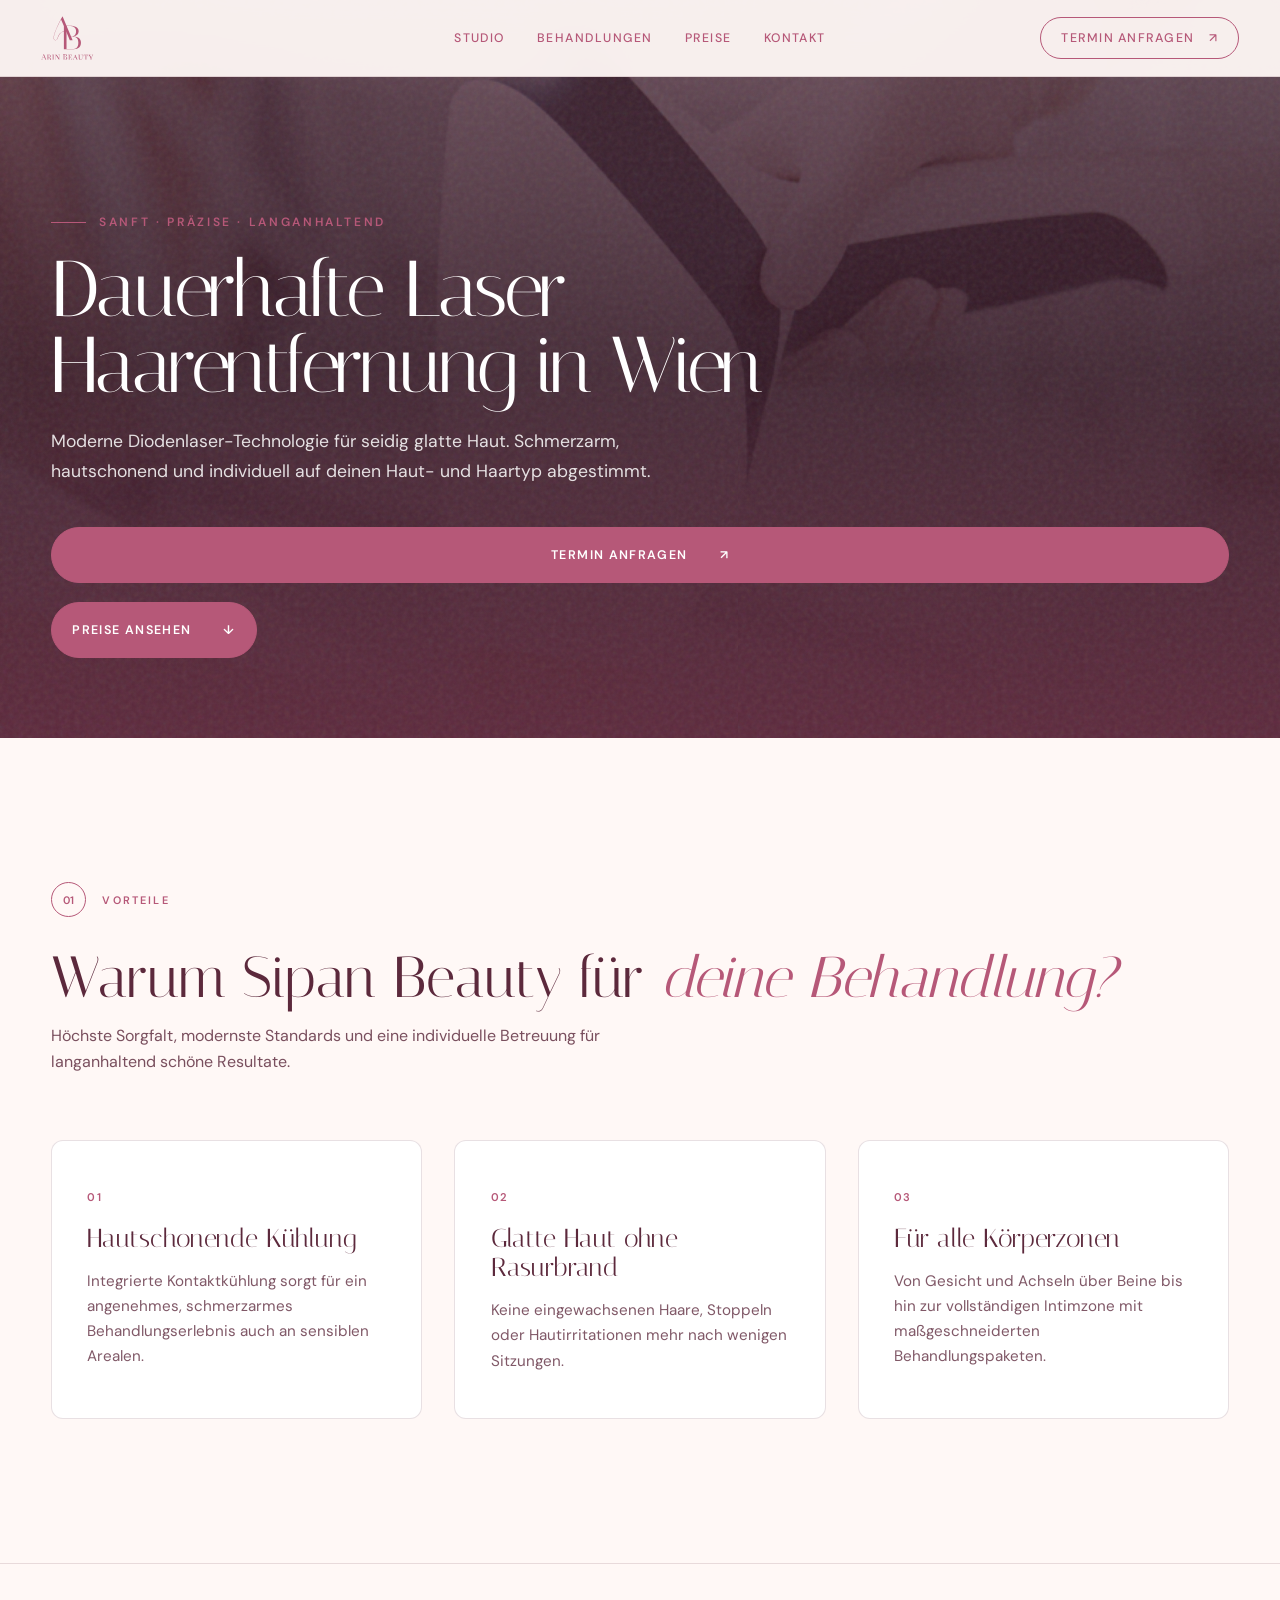
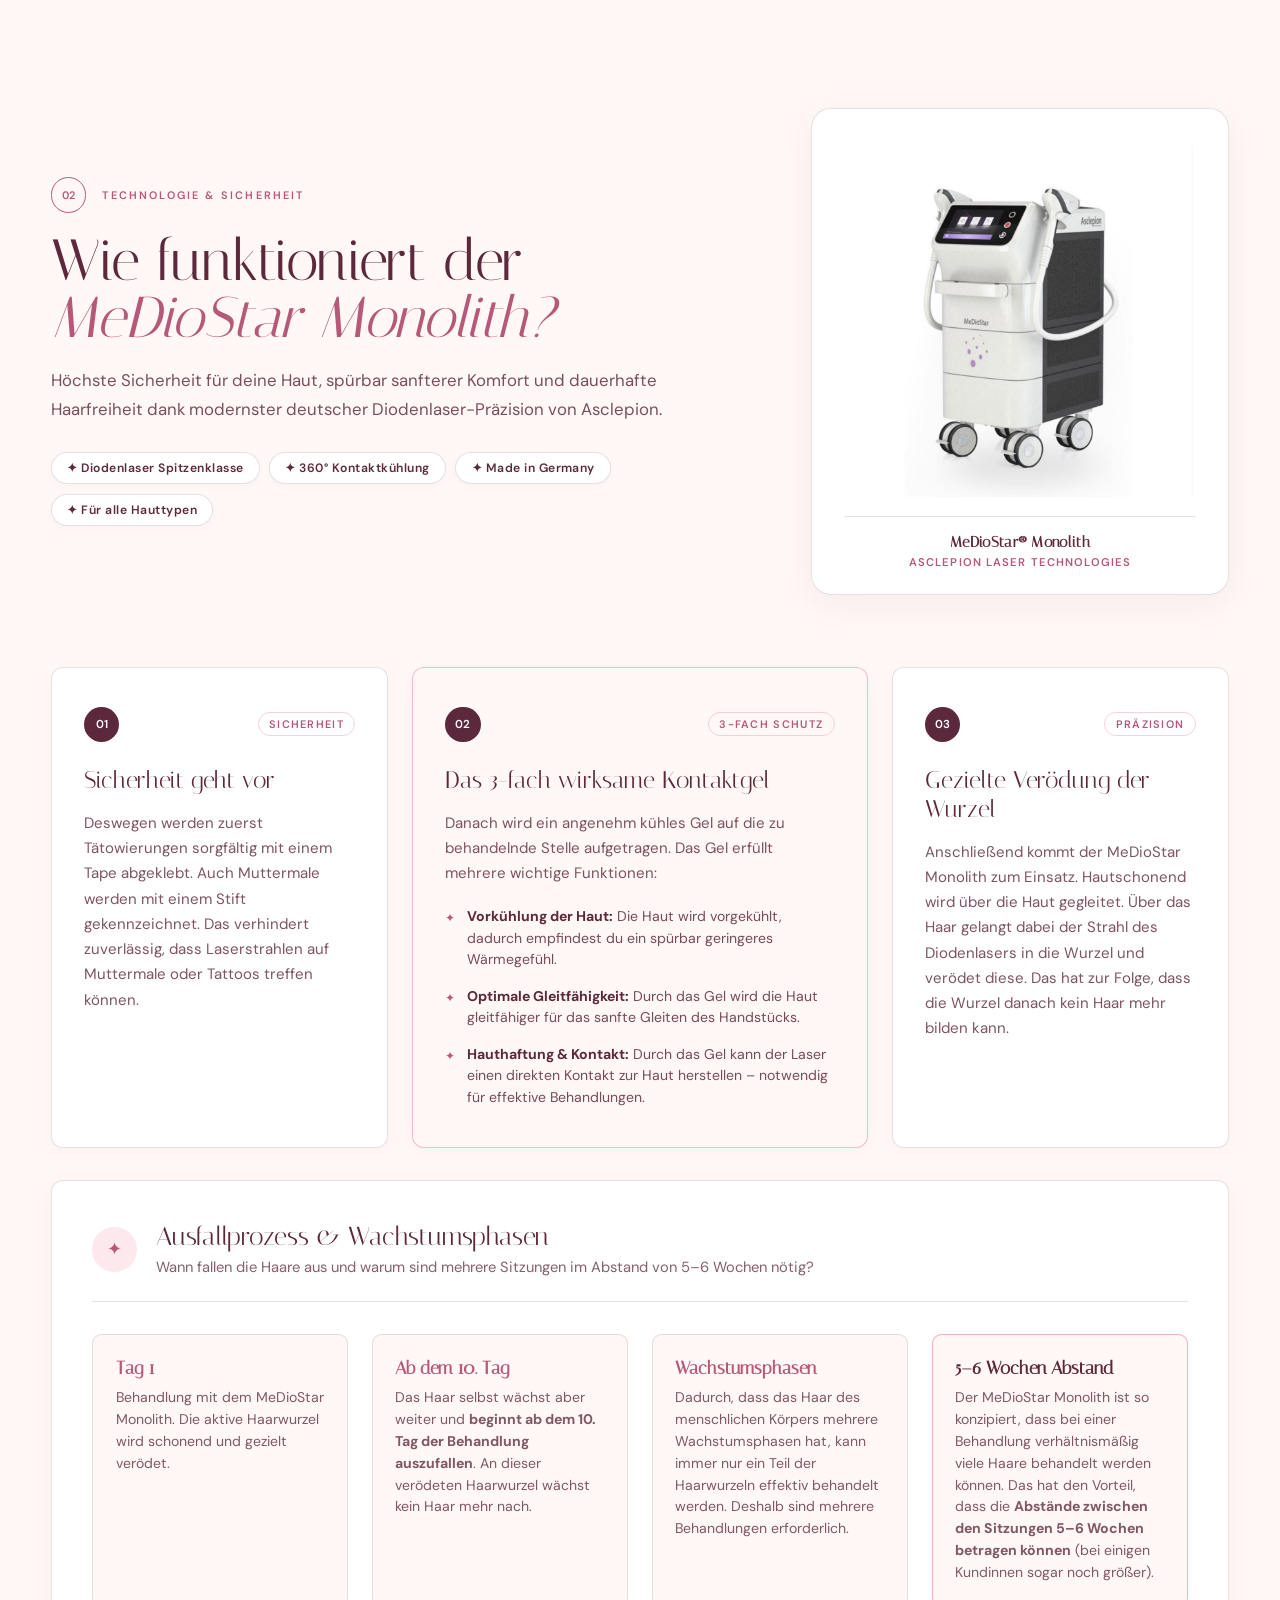
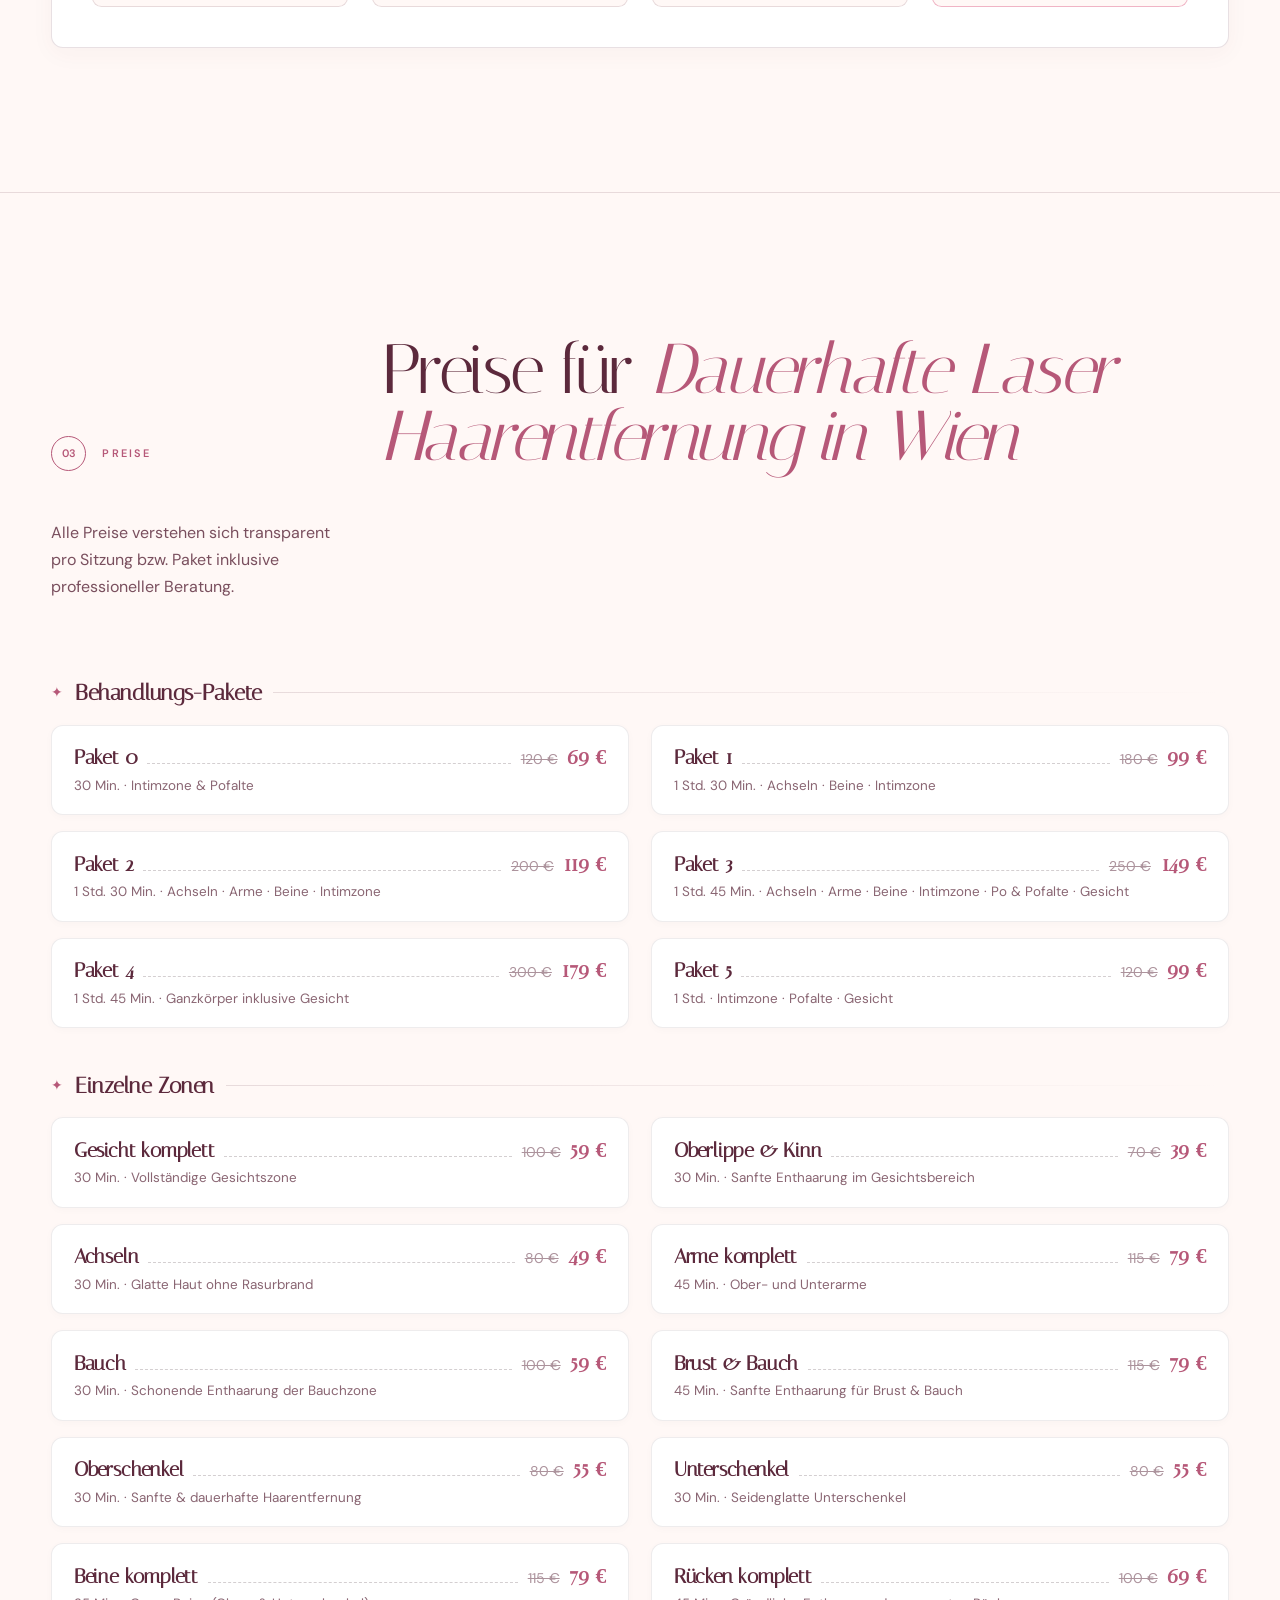
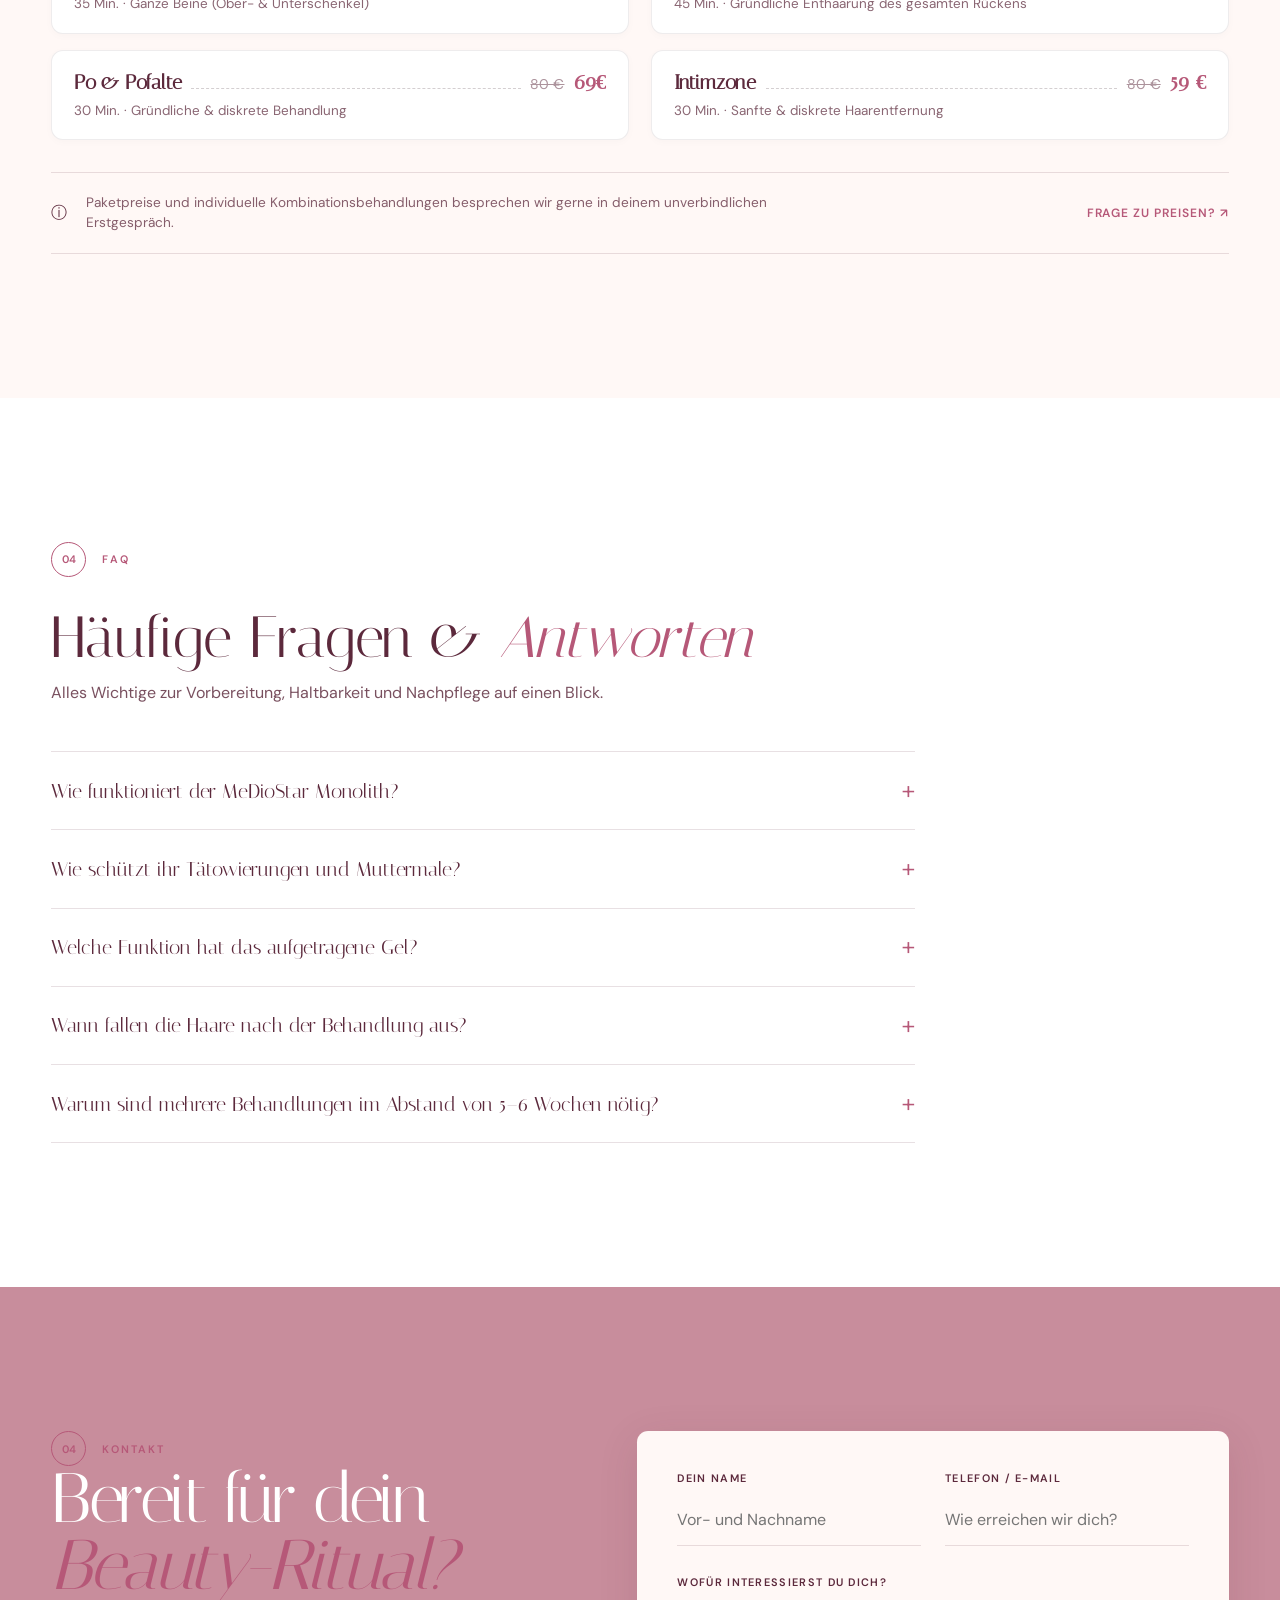
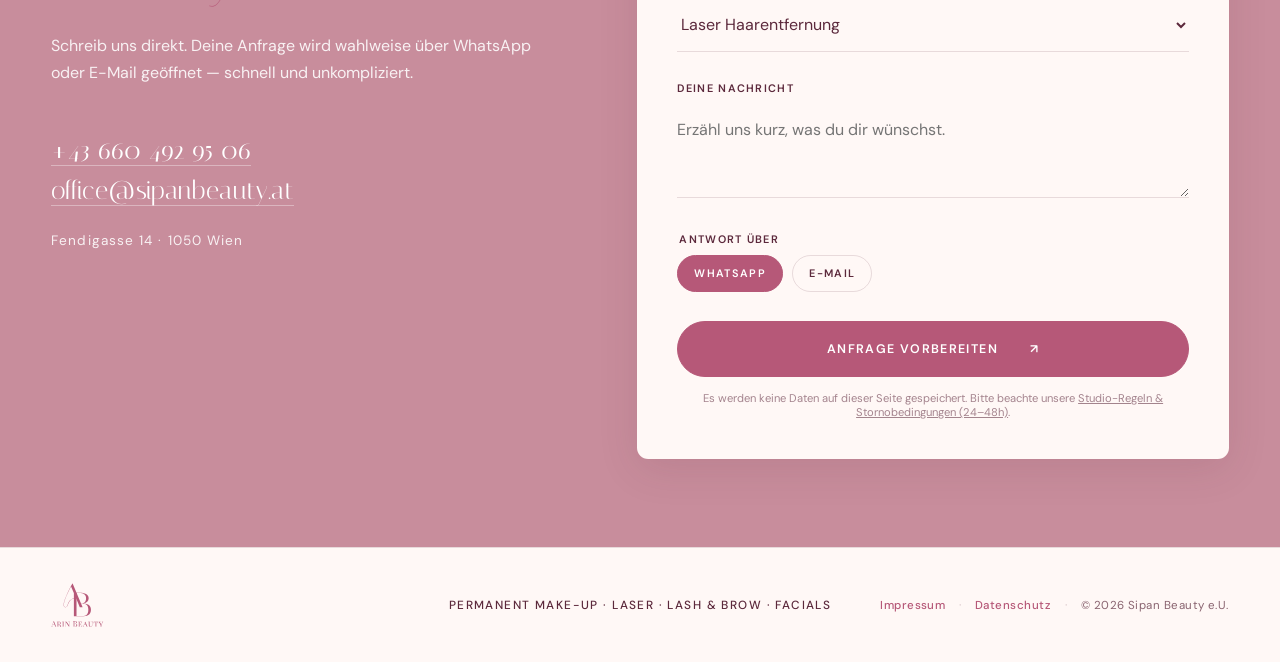
<file: laserbehandlung/index.html>
<!doctype html>
<html lang="de">
  <head>
    <meta charset="utf-8" />
    <meta name="viewport" content="width=device-width, initial-scale=1" />
    <title>Dauerhafte Laser Haarentfernung in Wien — Sipan Beauty Wien</title>
    <meta
      name="description"
      content="Dauerhafte Laser-Haarentfernung bei Sipan Beauty in 1050 Wien. Sanfte Diodenlaser-Behandlung für Gesicht, Achseln, Beine und Intimbereich."
    />
    <meta name="theme-color" content="#2b111d" />
    <link rel="canonical" href="https://sipanbeauty.at/laserbehandlung/" />
    <!-- Open Graph / Facebook -->
    <meta property="og:type" content="website" />
    <meta property="og:url" content="https://sipanbeauty.at/laserbehandlung/" />
    <meta
      property="og:title"
      content="Dauerhafte Laser Haarentfernung in Wien — Sipan Beauty Wien"
    />
    <meta
      property="og:description"
      content="Dauerhafte Laser-Haarentfernung bei Sipan Beauty in 1050 Wien. Sanfte Diodenlaser-Behandlung für Gesicht, Achseln, Beine und Intimbereich."
    />
    <meta
      property="og:image"
      content="https://sipanbeauty.at/images/laser.jpg"
    />
    <meta property="og:locale" content="de_AT" />
    <!-- Twitter -->
    <meta name="twitter:card" content="summary_large_image" />
    <meta name="twitter:url" content="https://sipanbeauty.at/laserbehandlung/" />
    <meta
      name="twitter:title"
      content="Dauerhafte Laser Haarentfernung in Wien — Sipan Beauty Wien"
    />
    <meta
      name="twitter:description"
      content="Dauerhafte Laser-Haarentfernung bei Sipan Beauty in 1050 Wien. Sanfte Diodenlaser-Behandlung für Gesicht, Achseln, Beine und Intimbereich."
    />
    <meta
      name="twitter:image"
      content="https://sipanbeauty.at/images/laser.jpg"
    />
    <!-- Fonts & Preconnect -->
    <link rel="preconnect" href="https://fonts.googleapis.com" />
    <link rel="preconnect" href="https://fonts.gstatic.com" crossorigin />
    <link
      href="https://fonts.googleapis.com/css2?family=DM+Sans:wght@400;500;600&family=Italiana&display=swap"
      rel="stylesheet"
    />
    <!-- Favicon -->
    <link
      rel="icon"
      type="image/svg+xml"
      href="data:image/svg+xml,%3Csvg xmlns='http://www.w3.org/2000/svg' viewBox='0 0 64 64'%3E%3Crect width='64' height='64' rx='32' fill='%23f4b7ca'/%3E%3Cpath d='M18 45 30 17h4l12 28h-7l-2.5-6H27.2l-2.4 6h-6.8Zm11.5-12h4.8L32 27l-2.5 6Z' fill='%232b111d'/%3E%3C/svg%3E"
    />
    <!-- Local Business Schema for SEO -->
    <script type="application/ld+json">
      {
        "@context": "https://schema.org",
        "@type": "HealthAndBeautyBusiness",
        "name": "Sipan Beauty",
        "url": "https://sipanbeauty.at",
        "logo": "https://sipanbeauty.at/images/clinic-logo.svg",
        "image": "https://sipanbeauty.at/images/laser.jpg",
        "description": "Dauerhafte Laser-Haarentfernung bei Sipan Beauty in 1050 Wien. Sanfte Diodenlaser-Behandlung für Gesicht, Achseln, Beine und Intimbereich.",
        "telephone": "+436604929506",
        "priceRange": "€€",
        "address": {
          "@type": "PostalAddress",
          "streetAddress": "Fendigasse 14",
          "addressLocality": "Wien",
          "postalCode": "1050",
          "addressCountry": "AT"
        },
        "geo": {
          "@type": "GeoCoordinates",
          "latitude": 48.1834,
          "longitude": 16.3571
        },
        "openingHoursSpecification": [
          {
            "@type": "OpeningHoursSpecification",
            "dayOfWeek": [
              "Monday",
              "Tuesday",
              "Wednesday",
              "Thursday",
              "Friday"
            ],
            "opens": "09:00",
            "closes": "19:00"
          },
          {
            "@type": "OpeningHoursSpecification",
            "dayOfWeek": "Saturday",
            "opens": "09:00",
            "closes": "18:00"
          }
        ],
        "sameAs": ["https://www.instagram.com/sipanbeauty.at/"]
      }
    </script>
    <script type="application/ld+json">
      {
        "@context": "https://schema.org",
        "@type": "FAQPage",
        "mainEntity": [
          {
            "@type": "Question",
            "name": "Wie funktioniert der MeDioStar Monolith?",
            "acceptedAnswer": {
              "@type": "Answer",
              "text": "Der MeDioStar Monolith leitet über das im Haar enthaltene Melanin einen präzisen Diodenlaser-Strahl direkt in die Haarwurzel und verödet diese thermisch. Die verödete Wurzel kann danach kein neues Haar mehr bilden. Das behandelte Haar fällt ab dem 10. Tag der Behandlung von selbst aus."
            }
          },
          {
            "@type": "Question",
            "name": "Wie schützt ihr Tätowierungen und Muttermale?",
            "acceptedAnswer": {
              "@type": "Answer",
              "text": "Sicherheit geht immer vor: Deswegen werden vor dem Lasern Tätowierungen sorgfältig mit Tape abgeklebt und Muttermale mit einem Spezialstift gekennzeichnet. Dies verhindert zuverlässig, dass Laserstrahlen auf Muttermale oder Tattoos treffen."
            }
          },
          {
            "@type": "Question",
            "name": "Welche Funktion hat das aufgetragene Gel?",
            "acceptedAnswer": {
              "@type": "Answer",
              "text": "Das kühle Kontaktgel erfüllt drei unverzichtbare Funktionen: 1. Es kühlt die Haut vor, sodass du ein deutlich geringeres Wärmegefühl empfindest. 2. Es macht die Haut gleitfähiger für das Handstück. 3. Es stellt den direkten, lückenlosen Hautkontakt her, der für eine effektive Laserbehandlung notwendig ist."
            }
          },
          {
            "@type": "Question",
            "name": "Wann fallen die Haare nach der Behandlung aus?",
            "acceptedAnswer": {
              "@type": "Answer",
              "text": "Das Haar selbst wächst nach der Behandlung zunächst scheinbar weiter und beginnt ab dem 10. Tag der Behandlung auszufallen. An den verödeten Haarwurzeln wächst kein Haar mehr nach."
            }
          },
          {
            "@type": "Question",
            "name": "Warum sind mehrere Behandlungen im Abstand von 5–6 Wochen nötig?",
            "acceptedAnswer": {
              "@type": "Answer",
              "text": "Da das menschliche Körperhaar mehrere Wachstumsphasen durchläuft, kann immer nur der Teil in der aktiven Wachstumsphase effektiv verödet werden. Der MeDioStar Monolith erfasst dank großem Behandlungskopf pro Sitzung verhältnismäßig viele Haare, wodurch angenehme Abstände von 5 bis 6 Wochen (bei manchen Kundinnen sogar noch länger) zwischen den Sitzungen möglich sind."
            }
          }
        ]
      }
    </script>
    <script type="application/ld+json">
      {
        "@context": "https://schema.org",
        "@type": "Service",
        "name": "Dauerhafte Laser Haarentfernung in Wien",
        "description": "Moderne Diodenlaser-Technologie für seidig glatte Haut. Schmerzarm, hautschonend und individuell auf deinen Haut- und Haartyp abgestimmt.",
        "provider": {
          "@type": "HealthAndBeautyBusiness",
          "name": "Sipan Beauty",
          "telephone": "+436604929506",
          "address": {
            "@type": "PostalAddress",
            "streetAddress": "Fendigasse 14",
            "addressLocality": "Wien",
            "postalCode": "1050",
            "addressCountry": "AT"
          }
        }
      }
    </script>
    <link rel="stylesheet" href="../_astro/_service_.DcyjNBuE.css" />
    <link rel="stylesheet" href="../_astro/_service_.Ce8ks4ca.css" />
  </head>
  <body>
    <a class="skip-link" href="index.html#main">Zum Inhalt springen</a>
    <div class="cursor-glow" aria-hidden="true"></div>
    <header class="site-header" id="site-header">
      <a class="brand" href="../index.html" aria-label="Sipan Beauty Startseite">
        <svg
          xmlns="http://www.w3.org/2000/svg"
          xmlns:xlink="http://www.w3.org/1999/xlink"
          width="auto"
          height="44"
          class="clinic-logo"
          aria-hidden="true"
          viewBox="25 60 325 272"
          preserveAspectRatio="xMidYMid meet"
        >
          <defs><g></g></defs>
          <g fill="currentColor" fill-opacity="1">
            <g transform="translate(95.556233, 209.247886)">
              <g>
                <path
                  d="M 107.566406 0 L 124.910156 0 L 63.175781 -145.761719 L 61.730469 -145.761719 C 46.039062 -119.128906 27.460938 -81.550781 16.515625 -52.027344 C 11.5625 -38.816406 8.671875 -27.253906 7.640625 -18.167969 C 6.605469 -8.878906 8.878906 -2.683594 14.453125 -0.207031 C 15.898438 1.03125 16.515625 1.03125 17.753906 1.238281 C 27.046875 1.652344 30.554688 -5.988281 34.480469 -16.308594 C 41.085938 -31.382812 49.136719 -52.648438 84.234375 -55.949219 Z M 83.617188 -57.394531 C 47.898438 -53.886719 39.640625 -32.207031 32.828125 -16.722656 C 29.523438 -7.226562 26.21875 0 17.960938 -0.621094 C 16.929688 -1.238281 16.308594 -1.238281 15.070312 -1.652344 C 10.117188 -3.304688 8.671875 -9.703125 9.085938 -18.167969 C 10.117188 -27.046875 13.007812 -38.402344 17.960938 -51.617188 C 26.632812 -75.566406 40.671875 -103.644531 53.265625 -128.007812 Z M 83.617188 -57.394531 "
                ></path>
              </g>
            </g>
          </g>
          <g fill="currentColor" fill-opacity="1">
            <g transform="translate(159.251214, 266.327521)">
              <g>
                <path
                  d="M 68.339844 -80.3125 C 85.0625 -83.824219 98.6875 -94.144531 98.6875 -112.726562 C 98.6875 -136.472656 73.914062 -145.761719 42.945312 -145.761719 L 7.226562 -145.761719 L 7.226562 0 L 56.15625 0 C 87.953125 -0.207031 112.726562 -7.226562 112.726562 -40.464844 C 112.726562 -69.785156 94.351562 -78.457031 68.339844 -80.3125 Z M 96.625 -40.464844 C 96.625 -3.304688 73.085938 -1.652344 54.503906 -1.652344 L 23.535156 -1.652344 L 23.535156 -115 C 25.1875 -106.945312 27.664062 -99.925781 31.382812 -94.351562 C 37.371094 -84.855469 46.453125 -79.28125 56.15625 -79.28125 C 74.121094 -79.28125 96.625 -77.421875 96.625 -40.464844 Z M 82.585938 -112.726562 C 82.585938 -90.222656 69.992188 -80.933594 56.15625 -80.933594 C 46.867188 -80.933594 38.816406 -86.09375 33.035156 -95.386719 C 27.046875 -104.054688 23.535156 -116.445312 23.535156 -130.691406 L 23.535156 -144.316406 L 42.945312 -144.316406 C 62.765625 -144.316406 82.585938 -136.265625 82.585938 -112.726562 Z M 82.585938 -112.726562 "
                ></path>
              </g>
            </g>
          </g>
          <g fill="currentColor" fill-opacity="1">
            <g transform="translate(27.166863, 329.665023)">
              <g>
                <path
                  d="M 27.59375 -4.09375 C 28.363281 -2.082031 29.484375 -1.039062 30.953125 -0.96875 L 30.953125 0 C 29.648438 -0.09375 27.910156 -0.140625 25.734375 -0.140625 C 22.953125 -0.140625 20.878906 -0.09375 19.515625 0 L 19.515625 -0.96875 C 20.742188 -1.039062 21.625 -1.195312 22.15625 -1.4375 C 22.695312 -1.675781 22.96875 -2.117188 22.96875 -2.765625 C 22.96875 -3.316406 22.769531 -4.082031 22.375 -5.0625 L 19.40625 -13.046875 L 7.640625 -13.046875 L 5.640625 -7.875 C 4.992188 -6.125 4.671875 -4.796875 4.671875 -3.890625 C 4.671875 -2.890625 5.019531 -2.160156 5.71875 -1.703125 C 6.414062 -1.242188 7.476562 -1 8.90625 -0.96875 L 8.90625 0 C 7.050781 -0.09375 5.1875 -0.140625 3.3125 -0.140625 C 1.851562 -0.140625 0.632812 -0.09375 -0.34375 0 L -0.34375 -0.96875 C 1.28125 -1.363281 2.5625 -2.773438 3.5 -5.203125 L 14.9375 -34.6875 L 15.71875 -34.6875 Z M 19.03125 -14.015625 L 13.578125 -28.5625 L 8.03125 -14.015625 Z M 19.03125 -14.015625 "
                ></path>
              </g>
            </g>
          </g>
          <g fill="currentColor" fill-opacity="1">
            <g transform="translate(59.605397, 329.665023)">
              <g>
                <path
                  d="M 30.75 -2.046875 C 30.132812 -1.171875 29.425781 -0.492188 28.625 -0.015625 C 27.832031 0.453125 26.882812 0.6875 25.78125 0.6875 C 23.0625 0.6875 21.394531 -0.546875 20.78125 -3.015625 L 19.265625 -9.09375 C 18.816406 -10.914062 18.144531 -12.132812 17.25 -12.75 C 16.351562 -13.363281 15.03125 -13.671875 13.28125 -13.671875 L 10.515625 -13.671875 L 10.515625 -5.15625 C 10.515625 -3.925781 10.609375 -3.035156 10.796875 -2.484375 C 10.992188 -1.929688 11.359375 -1.554688 11.890625 -1.359375 C 12.429688 -1.171875 13.285156 -1.039062 14.453125 -0.96875 L 14.453125 0 C 12.960938 -0.09375 10.898438 -0.140625 8.265625 -0.140625 C 5.484375 -0.140625 3.410156 -0.09375 2.046875 0 L 2.046875 -0.96875 C 3.210938 -1.039062 4.0625 -1.171875 4.59375 -1.359375 C 5.132812 -1.554688 5.5 -1.929688 5.6875 -2.484375 C 5.882812 -3.035156 5.984375 -3.925781 5.984375 -5.15625 L 5.984375 -24.421875 C 5.984375 -25.660156 5.882812 -26.550781 5.6875 -27.09375 C 5.5 -27.644531 5.132812 -28.019531 4.59375 -28.21875 C 4.0625 -28.414062 3.210938 -28.546875 2.046875 -28.609375 L 2.046875 -29.578125 C 3.410156 -29.484375 5.390625 -29.4375 7.984375 -29.4375 L 12.9375 -29.484375 C 13.488281 -29.515625 14.125 -29.53125 14.84375 -29.53125 C 18.476562 -29.53125 21.257812 -28.847656 23.1875 -27.484375 C 25.113281 -26.128906 26.078125 -24.363281 26.078125 -22.1875 C 26.078125 -20.300781 25.320312 -18.578125 23.8125 -17.015625 C 22.3125 -15.460938 19.835938 -14.476562 16.390625 -14.0625 C 17.046875 -14 17.597656 -13.929688 18.046875 -13.859375 C 19.765625 -13.609375 21.125 -13.09375 22.125 -12.3125 C 23.132812 -11.53125 23.851562 -10.28125 24.28125 -8.5625 L 25.34375 -4.140625 C 25.601562 -3.003906 25.882812 -2.195312 26.1875 -1.71875 C 26.5 -1.25 26.898438 -1.015625 27.390625 -1.015625 C 28.203125 -1.015625 29.09375 -1.566406 30.0625 -2.671875 Z M 13.625 -28.609375 C 12.75 -28.609375 12.09375 -28.492188 11.65625 -28.265625 C 11.21875 -28.035156 10.914062 -27.628906 10.75 -27.046875 C 10.59375 -26.460938 10.515625 -25.585938 10.515625 -24.421875 L 10.515625 -14.640625 L 13.765625 -14.640625 C 16.617188 -14.640625 18.570312 -15.25 19.625 -16.46875 C 20.6875 -17.6875 21.21875 -19.414062 21.21875 -21.65625 C 21.21875 -23.988281 20.625 -25.726562 19.4375 -26.875 C 18.25 -28.03125 16.3125 -28.609375 13.625 -28.609375 Z M 13.625 -28.609375 "
                ></path>
              </g>
            </g>
          </g>
          <g fill="currentColor" fill-opacity="1">
            <g transform="translate(91.75214, 329.665023)">
              <g>
                <path
                  d="M 14.453125 -28.609375 C 13.285156 -28.546875 12.429688 -28.414062 11.890625 -28.21875 C 11.359375 -28.019531 10.992188 -27.644531 10.796875 -27.09375 C 10.609375 -26.550781 10.515625 -25.660156 10.515625 -24.421875 L 10.515625 -5.15625 C 10.515625 -3.925781 10.609375 -3.035156 10.796875 -2.484375 C 10.992188 -1.929688 11.359375 -1.554688 11.890625 -1.359375 C 12.429688 -1.171875 13.285156 -1.039062 14.453125 -0.96875 L 14.453125 0 C 12.960938 -0.09375 10.898438 -0.140625 8.265625 -0.140625 C 5.484375 -0.140625 3.410156 -0.09375 2.046875 0 L 2.046875 -0.96875 C 3.210938 -1.039062 4.0625 -1.171875 4.59375 -1.359375 C 5.132812 -1.554688 5.5 -1.929688 5.6875 -2.484375 C 5.882812 -3.035156 5.984375 -3.925781 5.984375 -5.15625 L 5.984375 -24.421875 C 5.984375 -25.660156 5.882812 -26.550781 5.6875 -27.09375 C 5.5 -27.644531 5.132812 -28.019531 4.59375 -28.21875 C 4.0625 -28.414062 3.210938 -28.546875 2.046875 -28.609375 L 2.046875 -29.578125 C 3.410156 -29.484375 5.484375 -29.4375 8.265625 -29.4375 C 10.859375 -29.4375 12.921875 -29.484375 14.453125 -29.578125 Z M 14.453125 -28.609375 "
                ></path>
              </g>
            </g>
          </g>
          <g fill="currentColor" fill-opacity="1">
            <g transform="translate(110.038642, 329.665023)">
              <g>
                <path
                  d="M 31.625 -28.609375 C 30.488281 -28.546875 29.644531 -28.375 29.09375 -28.09375 C 28.539062 -27.820312 28.164062 -27.367188 27.96875 -26.734375 C 27.78125 -26.097656 27.6875 -25.164062 27.6875 -23.9375 L 27.6875 0.25 L 26.5625 0.25 L 7.109375 -26.71875 L 7.109375 -5.640625 C 7.109375 -4.378906 7.210938 -3.4375 7.421875 -2.8125 C 7.628906 -2.195312 8.039062 -1.753906 8.65625 -1.484375 C 9.269531 -1.210938 10.226562 -1.039062 11.53125 -0.96875 L 11.53125 0 C 10.363281 -0.09375 8.707031 -0.140625 6.5625 -0.140625 C 4.625 -0.140625 3.117188 -0.09375 2.046875 0 L 2.046875 -0.96875 C 3.179688 -1.039062 4.023438 -1.210938 4.578125 -1.484375 C 5.128906 -1.753906 5.5 -2.207031 5.6875 -2.84375 C 5.882812 -3.476562 5.984375 -4.410156 5.984375 -5.640625 L 5.984375 -24.421875 C 5.984375 -25.660156 5.882812 -26.550781 5.6875 -27.09375 C 5.5 -27.644531 5.132812 -28.019531 4.59375 -28.21875 C 4.0625 -28.414062 3.210938 -28.546875 2.046875 -28.609375 L 2.046875 -29.578125 C 3.117188 -29.484375 4.625 -29.4375 6.5625 -29.4375 C 8.320312 -29.4375 9.816406 -29.484375 11.046875 -29.578125 L 26.5625 -7.984375 L 26.5625 -23.9375 C 26.5625 -25.207031 26.457031 -26.148438 26.25 -26.765625 C 26.039062 -27.378906 25.625 -27.820312 25 -28.09375 C 24.382812 -28.375 23.429688 -28.546875 22.140625 -28.609375 L 22.140625 -29.578125 C 23.304688 -29.484375 24.957031 -29.4375 27.09375 -29.4375 C 29.039062 -29.4375 30.550781 -29.484375 31.625 -29.578125 Z M 31.625 -28.609375 "
                ></path>
              </g>
            </g>
          </g>
          <g fill="currentColor" fill-opacity="1">
            <g transform="translate(145.151962, 329.665023)"><g></g></g>
          </g>
          <g fill="currentColor" fill-opacity="1">
            <g transform="translate(159.06155, 329.665023)">
              <g>
                <path
                  d="M 18.203125 -18.203125 C 21.765625 -17.710938 24.304688 -16.679688 25.828125 -15.109375 C 27.359375 -13.535156 28.125 -11.644531 28.125 -9.4375 C 28.125 -7.59375 27.648438 -5.957031 26.703125 -4.53125 C 25.765625 -3.101562 24.421875 -1.988281 22.671875 -1.1875 C 20.921875 -0.394531 18.847656 0 16.453125 0 C 15.566406 0 14.816406 -0.015625 14.203125 -0.046875 C 12.128906 -0.109375 10.085938 -0.140625 8.078125 -0.140625 C 5.421875 -0.140625 3.410156 -0.09375 2.046875 0 L 2.046875 -0.96875 C 3.210938 -1.039062 4.0625 -1.171875 4.59375 -1.359375 C 5.132812 -1.554688 5.5 -1.929688 5.6875 -2.484375 C 5.882812 -3.035156 5.984375 -3.925781 5.984375 -5.15625 L 5.984375 -29.296875 C 5.984375 -30.523438 5.882812 -31.414062 5.6875 -31.96875 C 5.5 -32.519531 5.132812 -32.890625 4.59375 -33.078125 C 4.0625 -33.273438 3.210938 -33.40625 2.046875 -33.46875 L 2.046875 -34.453125 C 3.410156 -34.347656 5.390625 -34.296875 7.984375 -34.296875 L 13.234375 -34.34375 C 13.847656 -34.382812 14.546875 -34.40625 15.328125 -34.40625 C 18.640625 -34.40625 21.175781 -33.707031 22.9375 -32.3125 C 24.707031 -30.914062 25.59375 -29.066406 25.59375 -26.765625 C 25.59375 -24.878906 25 -23.191406 23.8125 -21.703125 C 22.632812 -20.210938 20.765625 -19.078125 18.203125 -18.296875 Z M 14.109375 -33.46875 C 13.109375 -33.46875 12.351562 -33.351562 11.84375 -33.125 C 11.34375 -32.90625 10.992188 -32.503906 10.796875 -31.921875 C 10.609375 -31.335938 10.515625 -30.460938 10.515625 -29.296875 L 10.515625 -18.296875 L 13.765625 -18.296875 C 16.429688 -18.296875 18.289062 -19.015625 19.34375 -20.453125 C 20.394531 -21.898438 20.921875 -23.820312 20.921875 -26.21875 C 20.921875 -28.65625 20.382812 -30.472656 19.3125 -31.671875 C 18.238281 -32.867188 16.503906 -33.46875 14.109375 -33.46875 Z M 14.15625 -1.125 C 20.21875 -1.125 23.25 -3.960938 23.25 -9.640625 C 23.25 -12.203125 22.5625 -14.144531 21.1875 -15.46875 C 19.8125 -16.800781 17.613281 -17.46875 14.59375 -17.46875 L 10.515625 -17.46875 L 10.515625 -5.15625 C 10.515625 -3.988281 10.609375 -3.128906 10.796875 -2.578125 C 10.992188 -2.023438 11.34375 -1.644531 11.84375 -1.4375 C 12.351562 -1.226562 13.125 -1.125 14.15625 -1.125 Z M 14.15625 -1.125 "
                ></path>
              </g>
            </g>
          </g>
          <g fill="currentColor" fill-opacity="1">
            <g transform="translate(191.159652, 329.665023)">
              <g>
                <path
                  d="M 25.984375 -5.734375 C 25.984375 -4.054688 26.097656 -2.144531 26.328125 0 C 24.210938 -0.09375 20.660156 -0.140625 15.671875 -0.140625 C 9.671875 -0.140625 5.128906 -0.09375 2.046875 0 L 2.046875 -0.96875 C 3.210938 -1.039062 4.0625 -1.171875 4.59375 -1.359375 C 5.132812 -1.554688 5.5 -1.929688 5.6875 -2.484375 C 5.882812 -3.035156 5.984375 -3.925781 5.984375 -5.15625 L 5.984375 -24.421875 C 5.984375 -25.660156 5.882812 -26.550781 5.6875 -27.09375 C 5.5 -27.644531 5.132812 -28.019531 4.59375 -28.21875 C 4.0625 -28.414062 3.210938 -28.546875 2.046875 -28.609375 L 2.046875 -29.578125 C 5.128906 -29.484375 9.671875 -29.4375 15.671875 -29.4375 C 20.210938 -29.4375 23.4375 -29.484375 25.34375 -29.578125 C 25.125 -27.628906 25.015625 -25.878906 25.015625 -24.328125 C 25.015625 -23.066406 25.0625 -22.0625 25.15625 -21.3125 L 24.03125 -21.3125 C 23.8125 -23.96875 23.253906 -25.820312 22.359375 -26.875 C 21.460938 -27.9375 20.007812 -28.46875 18 -28.46875 L 14.453125 -28.46875 C 13.285156 -28.46875 12.429688 -28.375 11.890625 -28.1875 C 11.359375 -28.007812 10.992188 -27.644531 10.796875 -27.09375 C 10.609375 -26.550781 10.515625 -25.660156 10.515625 -24.421875 L 10.515625 -15.375 L 14.546875 -15.375 C 15.585938 -15.375 16.382812 -15.640625 16.9375 -16.171875 C 17.488281 -16.710938 17.859375 -17.296875 18.046875 -17.921875 C 18.242188 -18.554688 18.425781 -19.363281 18.59375 -20.34375 L 19.703125 -20.34375 C 19.609375 -19.238281 19.5625 -18.035156 19.5625 -16.734375 L 19.5625 -14.890625 C 19.5625 -13.617188 19.660156 -11.800781 19.859375 -9.4375 L 18.734375 -9.4375 C 18.535156 -11 18.160156 -12.21875 17.609375 -13.09375 C 17.054688 -13.96875 16.035156 -14.40625 14.546875 -14.40625 L 10.515625 -14.40625 L 10.515625 -5.15625 C 10.515625 -3.925781 10.609375 -3.035156 10.796875 -2.484375 C 10.992188 -1.929688 11.359375 -1.566406 11.890625 -1.390625 C 12.429688 -1.210938 13.285156 -1.125 14.453125 -1.125 L 18 -1.125 C 19.625 -1.125 20.90625 -1.378906 21.84375 -1.890625 C 22.78125 -2.410156 23.492188 -3.242188 23.984375 -4.390625 C 24.472656 -5.546875 24.816406 -7.164062 25.015625 -9.25 L 26.125 -9.25 C 26.03125 -8.375 25.984375 -7.203125 25.984375 -5.734375 Z M 25.984375 -5.734375 "
                ></path>
              </g>
            </g>
          </g>
          <g fill="currentColor" fill-opacity="1">
            <g transform="translate(221.896042, 329.665023)">
              <g>
                <path
                  d="M 26.765625 -4.09375 C 27.640625 -2.082031 28.757812 -1.039062 30.125 -0.96875 L 30.125 0 C 28.820312 -0.09375 27.082031 -0.140625 24.90625 -0.140625 C 22.125 -0.140625 20.050781 -0.09375 18.6875 0 L 18.6875 -0.96875 C 19.882812 -1.039062 20.765625 -1.203125 21.328125 -1.453125 C 21.898438 -1.710938 22.1875 -2.148438 22.1875 -2.765625 C 22.1875 -3.285156 21.957031 -4.050781 21.5 -5.0625 L 19.03125 -10.609375 L 7.203125 -10.609375 L 5.546875 -6.953125 C 4.992188 -5.691406 4.71875 -4.65625 4.71875 -3.84375 C 4.71875 -3 5.015625 -2.34375 5.609375 -1.875 C 6.210938 -1.40625 7.179688 -1.101562 8.515625 -0.96875 L 8.515625 0 C 7.546875 -0.09375 6.070312 -0.140625 4.09375 -0.140625 C 2.113281 -0.140625 0.703125 -0.09375 -0.140625 0 L -0.140625 -0.96875 C 0.734375 -1.195312 1.476562 -1.691406 2.09375 -2.453125 C 2.707031 -3.210938 3.289062 -4.226562 3.84375 -5.5 L 14.59375 -29.828125 L 15.375 -29.828125 Z M 18.640625 -11.578125 L 13.140625 -23.9375 L 7.59375 -11.578125 Z M 18.640625 -11.578125 "
                ></path>
              </g>
            </g>
          </g>
          <g fill="currentColor" fill-opacity="1">
            <g transform="translate(253.653727, 329.665023)">
              <g>
                <path
                  d="M 30.796875 -28.609375 C 29.660156 -28.546875 28.816406 -28.375 28.265625 -28.09375 C 27.710938 -27.820312 27.335938 -27.367188 27.140625 -26.734375 C 26.953125 -26.097656 26.859375 -25.164062 26.859375 -23.9375 L 26.859375 -13.1875 C 26.859375 -10.945312 26.703125 -9.039062 26.390625 -7.46875 C 26.085938 -5.894531 25.578125 -4.523438 24.859375 -3.359375 C 24.085938 -2.128906 22.960938 -1.144531 21.484375 -0.40625 C 20.003906 0.320312 18.328125 0.6875 16.453125 0.6875 C 13.109375 0.6875 10.546875 -0.0234375 8.765625 -1.453125 C 7.335938 -2.722656 6.378906 -4.164062 5.890625 -5.78125 C 5.398438 -7.40625 5.15625 -9.828125 5.15625 -13.046875 L 5.15625 -24.421875 C 5.15625 -25.660156 5.054688 -26.550781 4.859375 -27.09375 C 4.671875 -27.644531 4.304688 -28.019531 3.765625 -28.21875 C 3.234375 -28.414062 2.382812 -28.546875 1.21875 -28.609375 L 1.21875 -29.578125 C 2.582031 -29.484375 4.65625 -29.4375 7.4375 -29.4375 C 10.039062 -29.4375 12.101562 -29.484375 13.625 -29.578125 L 13.625 -28.609375 C 12.457031 -28.546875 11.601562 -28.414062 11.0625 -28.21875 C 10.53125 -28.019531 10.164062 -27.644531 9.96875 -27.09375 C 9.78125 -26.550781 9.6875 -25.660156 9.6875 -24.421875 L 9.6875 -12.21875 C 9.6875 -9.8125 9.847656 -7.820312 10.171875 -6.25 C 10.492188 -4.675781 11.179688 -3.410156 12.234375 -2.453125 C 13.285156 -1.492188 14.835938 -1.015625 16.890625 -1.015625 C 20.128906 -1.015625 22.410156 -2.035156 23.734375 -4.078125 C 25.066406 -6.128906 25.734375 -8.988281 25.734375 -12.65625 L 25.734375 -23.9375 C 25.734375 -25.6875 25.414062 -26.882812 24.78125 -27.53125 C 24.15625 -28.1875 23 -28.546875 21.3125 -28.609375 L 21.3125 -29.578125 C 22.476562 -29.484375 24.132812 -29.4375 26.28125 -29.4375 C 28.21875 -29.4375 29.722656 -29.484375 30.796875 -29.578125 Z M 30.796875 -28.609375 "
                ></path>
              </g>
            </g>
          </g>
          <g fill="currentColor" fill-opacity="1">
            <g transform="translate(287.453981, 329.665023)">
              <g>
                <path
                  d="M 29.046875 -29.578125 C 28.816406 -27.441406 28.703125 -25.53125 28.703125 -23.84375 C 28.703125 -22.15625 28.753906 -20.828125 28.859375 -19.859375 L 27.734375 -19.859375 C 27.535156 -22.117188 27.222656 -23.847656 26.796875 -25.046875 C 26.378906 -26.253906 25.703125 -27.125 24.765625 -27.65625 C 23.828125 -28.195312 22.484375 -28.46875 20.734375 -28.46875 L 17.609375 -28.46875 L 17.609375 -5.640625 C 17.609375 -4.273438 17.738281 -3.285156 18 -2.671875 C 18.257812 -2.054688 18.710938 -1.632812 19.359375 -1.40625 C 20.015625 -1.1875 21.070312 -1.039062 22.53125 -0.96875 L 22.53125 0 C 20.84375 -0.09375 18.457031 -0.140625 15.375 -0.140625 C 12.132812 -0.140625 9.734375 -0.09375 8.171875 0 L 8.171875 -0.96875 C 9.628906 -1.039062 10.679688 -1.1875 11.328125 -1.40625 C 11.984375 -1.632812 12.441406 -2.054688 12.703125 -2.671875 C 12.960938 -3.285156 13.09375 -4.273438 13.09375 -5.640625 L 13.09375 -28.46875 L 9.96875 -28.46875 C 8.21875 -28.46875 6.875 -28.195312 5.9375 -27.65625 C 5 -27.125 4.316406 -26.253906 3.890625 -25.046875 C 3.472656 -23.847656 3.164062 -22.117188 2.96875 -19.859375 L 1.84375 -19.859375 C 1.945312 -20.890625 2 -22.21875 2 -23.84375 C 2 -25.53125 1.882812 -27.441406 1.65625 -29.578125 C 4.34375 -29.484375 8.914062 -29.4375 15.375 -29.4375 C 21.800781 -29.4375 26.359375 -29.484375 29.046875 -29.578125 Z M 29.046875 -29.578125 "
                ></path>
              </g>
            </g>
          </g>
          <g fill="currentColor" fill-opacity="1">
            <g transform="translate(319.941161, 329.665023)">
              <g>
                <path
                  d="M 23.640625 -29.390625 C 25.492188 -29.390625 26.742188 -29.453125 27.390625 -29.578125 L 27.390625 -28.5625 C 26.835938 -28.425781 26.332031 -28.113281 25.875 -27.625 C 25.425781 -27.144531 24.894531 -26.351562 24.28125 -25.25 L 16.640625 -11.578125 L 16.640625 -5.15625 C 16.640625 -3.925781 16.734375 -3.035156 16.921875 -2.484375 C 17.117188 -1.929688 17.484375 -1.554688 18.015625 -1.359375 C 18.554688 -1.171875 19.410156 -1.039062 20.578125 -0.96875 L 20.578125 0 C 19.085938 -0.09375 17.03125 -0.140625 14.40625 -0.140625 C 11.613281 -0.140625 9.535156 -0.09375 8.171875 0 L 8.171875 -0.96875 C 9.335938 -1.039062 10.1875 -1.171875 10.71875 -1.359375 C 11.257812 -1.554688 11.625 -1.929688 11.8125 -2.484375 C 12.007812 -3.035156 12.109375 -3.925781 12.109375 -5.15625 L 12.109375 -10.21875 L 2.71875 -25.84375 C 2.101562 -26.875 1.59375 -27.5625 1.1875 -27.90625 C 0.78125 -28.25 0.351562 -28.46875 -0.09375 -28.5625 L -0.09375 -29.578125 C 1.976562 -29.453125 3.40625 -29.390625 4.1875 -29.390625 C 6.425781 -29.390625 8.695312 -29.453125 11 -29.578125 L 11 -28.5625 C 9.894531 -28.5625 9.050781 -28.472656 8.46875 -28.296875 C 7.882812 -28.117188 7.59375 -27.71875 7.59375 -27.09375 C 7.59375 -26.550781 7.867188 -25.789062 8.421875 -24.8125 L 15.765625 -12.546875 L 21.796875 -23.15625 C 22.515625 -24.457031 22.875 -25.5 22.875 -26.28125 C 22.875 -27.632812 21.753906 -28.394531 19.515625 -28.5625 L 19.515625 -29.578125 C 20.710938 -29.453125 22.085938 -29.390625 23.640625 -29.390625 Z M 23.640625 -29.390625 "
                ></path>
              </g>
            </g>
          </g>
        </svg>
      </a>
      <nav class="desktop-nav" aria-label="Hauptnavigation">
        <a href="../index.html#studio">Studio</a>
        <a href="../behandlungen/index.html" class="active">Behandlungen</a>
        <a href="../preise/index.html" class>Preise</a>
        <a href="../kontakt/index.html" class>Kontakt</a>
      </nav>
      <a class="nav-cta" href="../kontakt/index.html"
        >Termin anfragen <span>↗</span></a
      >
      <button
        class="menu-toggle"
        id="menu-toggle"
        type="button"
        aria-expanded="false"
        aria-controls="mobile-menu"
        aria-label="Menü öffnen"
      >
        <span></span><span></span>
      </button>
      <nav class="mobile-menu" id="mobile-menu" aria-label="Mobile Navigation">
        <a href="../index.html">Startseite</a>
        <a href="../index.html#studio">Studio</a>
        <a href="../behandlungen/index.html">Behandlungen</a>
        <a href="../preise/index.html">Preise</a>
        <a href="../kontakt/index.html">Kontakt</a>
        <a class="mobile-menu-cta" href="../kontakt/index.html"
          >Termin anfragen <span>↗</span></a
        >
      </nav>
    </header>
    <script type="module">
      const t = document.getElementById("menu-toggle"),
        n = document.getElementById("mobile-menu");
      if (t && n) {
        const s = () => {
          (t.setAttribute("aria-expanded", "false"),
            t.setAttribute("aria-label", "Menü öffnen"),
            n.classList.remove("open"),
            document.body.classList.remove("menu-open"));
        };
        (t.addEventListener("click", () => {
          const e = t.getAttribute("aria-expanded") === "true";
          (t.setAttribute("aria-expanded", String(!e)),
            t.setAttribute("aria-label", e ? "Menü öffnen" : "Menü schließen"),
            n.classList.toggle("open", !e),
            document.body.classList.toggle("menu-open", !e));
        }),
          n.querySelectorAll("a").forEach((e) => {
            e.addEventListener("click", s);
          }),
          window.addEventListener("keydown", (e) => {
            e.key === "Escape" && n.classList.contains("open") && s();
          }));
      }
    </script>
    <main id="main" data-astro-cid-qi53ejbq>
      <!-- Immersive Dark Editorial Hero -->
      <section
        class="service-hero"
        aria-label="Dauerhafte Laser Haarentfernung in Wien"
        data-astro-cid-qi53ejbq
      >
        <img
          class="service-hero-bg"
          src="../images/laser.jpg"
          alt="Dauerhafte Laser Haarentfernung in Wien"
          data-astro-cid-qi53ejbq
        />
        <div class="service-hero-wash" data-astro-cid-qi53ejbq></div>
        <div
          class="hero-grain"
          aria-hidden="true"
          data-astro-cid-qi53ejbq
        ></div>
        <div class="service-hero-content" data-astro-cid-qi53ejbq>
          <p class="eyebrow hero-kicker reveal" data-astro-cid-qi53ejbq>
            SANFT · PRÄZISE · LANGANHALTEND
          </p>
          <h1 class="reveal" data-astro-cid-qi53ejbq>
            Dauerhafte Laser Haarentfernung in Wien
          </h1>
          <p class="service-hero-lead reveal" data-astro-cid-qi53ejbq>
            Moderne Diodenlaser-Technologie für seidig glatte Haut. Schmerzarm,
            hautschonend und individuell auf deinen Haut- und Haartyp
            abgestimmt.
          </p>
          <div class="service-hero-actions reveal" data-astro-cid-qi53ejbq>
            <a
              class="button button-pink"
              href="index.html#kontakt"
              data-astro-cid-qi53ejbq
              >Termin anfragen <span data-astro-cid-qi53ejbq>↗</span></a
            >
            <a
              class="button button-light"
              href="index.html#preise"
              data-astro-cid-qi53ejbq
              >Preise ansehen <span data-astro-cid-qi53ejbq>↓</span></a
            >
          </div>
        </div>
      </section>
      <!-- Benefits Section -->
      <section class="section service-benefits" data-astro-cid-qi53ejbq>
        <div class="section-label reveal" data-astro-cid-qi53ejbq>
          <span data-astro-cid-qi53ejbq>01</span> VORTEILE
        </div>
        <div class="benefits-intro reveal" data-astro-cid-qi53ejbq>
          <h2 data-astro-cid-qi53ejbq>
            Warum Sipan Beauty für
            <em data-astro-cid-qi53ejbq>deine Behandlung?</em>
          </h2>
          <p data-astro-cid-qi53ejbq>
            Höchste Sorgfalt, modernste Standards und eine individuelle
            Betreuung für langanhaltend schöne Resultate.
          </p>
        </div>
        <div class="benefits-grid" data-astro-cid-qi53ejbq>
          <div class="benefit-card reveal" data-astro-cid-qi53ejbq>
            <span class="benefit-number" data-astro-cid-qi53ejbq>01</span>
            <h3 data-astro-cid-qi53ejbq>Hautschonende Kühlung</h3>
            <p data-astro-cid-qi53ejbq>
              Integrierte Kontaktkühlung sorgt für ein angenehmes, schmerzarmes
              Behandlungserlebnis auch an sensiblen Arealen.
            </p>
          </div>
          <div class="benefit-card reveal" data-astro-cid-qi53ejbq>
            <span class="benefit-number" data-astro-cid-qi53ejbq>02</span>
            <h3 data-astro-cid-qi53ejbq>Glatte Haut ohne Rasurbrand</h3>
            <p data-astro-cid-qi53ejbq>
              Keine eingewachsenen Haare, Stoppeln oder Hautirritationen mehr
              nach wenigen Sitzungen.
            </p>
          </div>
          <div class="benefit-card reveal" data-astro-cid-qi53ejbq>
            <span class="benefit-number" data-astro-cid-qi53ejbq>03</span>
            <h3 data-astro-cid-qi53ejbq>Für alle Körperzonen</h3>
            <p data-astro-cid-qi53ejbq>
              Von Gesicht und Achseln über Beine bis hin zur vollständigen
              Intimzone mit maßgeschneiderten Behandlungspaketen.
            </p>
          </div>
        </div>
      </section>
      <!-- MeDioStar Monolith Deep-Dive (Exclusive to Laser Hair Removal) -->
      <section
        class="section laser-tech-section"
        id="technologie"
        data-astro-cid-qi53ejbq
      >
        <div class="laser-showcase-header reveal" data-astro-cid-qi53ejbq>
          <div class="laser-showcase-info" data-astro-cid-qi53ejbq>
            <div class="section-label" data-astro-cid-qi53ejbq>
              <span data-astro-cid-qi53ejbq>02</span> TECHNOLOGIE & SICHERHEIT
            </div>
            <h2 data-astro-cid-qi53ejbq>
              Wie funktioniert der<br data-astro-cid-qi53ejbq /><em
                data-astro-cid-qi53ejbq
                >MeDioStar Monolith?</em
              >
            </h2>
            <p class="laser-tech-lead" data-astro-cid-qi53ejbq>
              Höchste Sicherheit für deine Haut, spürbar sanfterer Komfort und
              dauerhafte Haarfreiheit dank modernster deutscher
              Diodenlaser-Präzision von Asclepion.
            </p>
            <div class="laser-badges-row" data-astro-cid-qi53ejbq>
              <span class="laser-tech-pill" data-astro-cid-qi53ejbq
                >✦ Diodenlaser Spitzenklasse</span
              >
              <span class="laser-tech-pill" data-astro-cid-qi53ejbq
                >✦ 360° Kontaktkühlung</span
              >
              <span class="laser-tech-pill" data-astro-cid-qi53ejbq
                >✦ Made in Germany</span
              >
              <span class="laser-tech-pill" data-astro-cid-qi53ejbq
                >✦ Für alle Hauttypen</span
              >
            </div>
          </div>
          <figure class="laser-device-card" data-astro-cid-qi53ejbq>
            <div
              class="laser-device-glow"
              aria-hidden="true"
              data-astro-cid-qi53ejbq
            ></div>
            <img
              src="../images/mediostar-monolith.png"
              alt="Asclepion MeDioStar Monolith Diodenlaser — Sipan Beauty Studio Wien"
              class="laser-device-img"
              loading="lazy"
              data-astro-cid-qi53ejbq
            />
            <figcaption class="laser-device-caption" data-astro-cid-qi53ejbq>
              <strong data-astro-cid-qi53ejbq>MeDioStar® Monolith</strong>
              <span data-astro-cid-qi53ejbq>Asclepion Laser Technologies</span>
            </figcaption>
          </figure>
        </div>
        <div class="laser-tech-grid" data-astro-cid-qi53ejbq>
          <article class="laser-tech-card reveal" data-astro-cid-qi53ejbq>
            <div class="laser-card-top" data-astro-cid-qi53ejbq>
              <span class="laser-step-num" data-astro-cid-qi53ejbq>01</span>
              <span class="laser-badge" data-astro-cid-qi53ejbq
                >Sicherheit</span
              >
            </div>
            <h3 data-astro-cid-qi53ejbq>Sicherheit geht vor</h3>
            <p data-astro-cid-qi53ejbq>
              Deswegen werden zuerst Tätowierungen sorgfältig mit einem Tape
              abgeklebt. Auch Muttermale werden mit einem Stift gekennzeichnet.
              Das verhindert zuverlässig, dass Laserstrahlen auf Muttermale oder
              Tattoos treffen können.
            </p>
          </article>
          <article
            class="laser-tech-card laser-card-accent reveal"
            data-astro-cid-qi53ejbq
          >
            <div class="laser-card-top" data-astro-cid-qi53ejbq>
              <span class="laser-step-num" data-astro-cid-qi53ejbq>02</span>
              <span class="laser-badge" data-astro-cid-qi53ejbq
                >3-fach Schutz</span
              >
            </div>
            <h3 data-astro-cid-qi53ejbq>Das 3-fach wirksame Kontaktgel</h3>
            <p data-astro-cid-qi53ejbq>
              Danach wird ein angenehm kühles Gel auf die zu behandelnde Stelle
              aufgetragen. Das Gel erfüllt mehrere wichtige Funktionen:
            </p>
            <ul class="laser-gel-list" data-astro-cid-qi53ejbq>
              <li data-astro-cid-qi53ejbq>
                <span class="gel-bullet" data-astro-cid-qi53ejbq>✦</span>
                <div data-astro-cid-qi53ejbq>
                  <strong data-astro-cid-qi53ejbq>Vorkühlung der Haut:</strong>
                  Die Haut wird vorgekühlt, dadurch empfindest du ein spürbar
                  geringeres Wärmegefühl.
                </div>
              </li>
              <li data-astro-cid-qi53ejbq>
                <span class="gel-bullet" data-astro-cid-qi53ejbq>✦</span>
                <div data-astro-cid-qi53ejbq>
                  <strong data-astro-cid-qi53ejbq
                    >Optimale Gleitfähigkeit:</strong
                  >
                  Durch das Gel wird die Haut gleitfähiger für das sanfte
                  Gleiten des Handstücks.
                </div>
              </li>
              <li data-astro-cid-qi53ejbq>
                <span class="gel-bullet" data-astro-cid-qi53ejbq>✦</span>
                <div data-astro-cid-qi53ejbq>
                  <strong data-astro-cid-qi53ejbq
                    >Hauthaftung & Kontakt:</strong
                  >
                  Durch das Gel kann der Laser einen direkten Kontakt zur Haut
                  herstellen – notwendig für effektive Behandlungen.
                </div>
              </li>
            </ul>
          </article>
          <article class="laser-tech-card reveal" data-astro-cid-qi53ejbq>
            <div class="laser-card-top" data-astro-cid-qi53ejbq>
              <span class="laser-step-num" data-astro-cid-qi53ejbq>03</span>
              <span class="laser-badge" data-astro-cid-qi53ejbq>Präzision</span>
            </div>
            <h3 data-astro-cid-qi53ejbq>Gezielte Verödung der Wurzel</h3>
            <p data-astro-cid-qi53ejbq>
              Anschließend kommt der MeDioStar Monolith zum Einsatz.
              Hautschonend wird über die Haut gegleitet. Über das Haar gelangt
              dabei der Strahl des Diodenlasers in die Wurzel und verödet diese.
              Das hat zur Folge, dass die Wurzel danach kein Haar mehr bilden
              kann.
            </p>
          </article>
        </div>
        <div class="laser-cycle-card reveal" data-astro-cid-qi53ejbq>
          <div class="cycle-header" data-astro-cid-qi53ejbq>
            <span class="cycle-icon" data-astro-cid-qi53ejbq>✦</span>
            <div data-astro-cid-qi53ejbq>
              <h3 data-astro-cid-qi53ejbq>Ausfallprozess & Wachstumsphasen</h3>
              <p data-astro-cid-qi53ejbq>
                Wann fallen die Haare aus und warum sind mehrere Sitzungen im
                Abstand von 5–6 Wochen nötig?
              </p>
            </div>
          </div>
          <div class="cycle-timeline" data-astro-cid-qi53ejbq>
            <div class="timeline-step" data-astro-cid-qi53ejbq>
              <span class="timeline-dot" data-astro-cid-qi53ejbq></span>
              <h4 data-astro-cid-qi53ejbq>Tag 1</h4>
              <p data-astro-cid-qi53ejbq>
                Behandlung mit dem MeDioStar Monolith. Die aktive Haarwurzel
                wird schonend und gezielt verödet.
              </p>
            </div>
            <div class="timeline-step" data-astro-cid-qi53ejbq>
              <span class="timeline-dot" data-astro-cid-qi53ejbq></span>
              <h4 data-astro-cid-qi53ejbq>Ab dem 10. Tag</h4>
              <p data-astro-cid-qi53ejbq>
                Das Haar selbst wächst aber weiter und
                <strong data-astro-cid-qi53ejbq
                  >beginnt ab dem 10. Tag der Behandlung auszufallen</strong
                >. An dieser verödeten Haarwurzel wächst kein Haar mehr nach.
              </p>
            </div>
            <div class="timeline-step" data-astro-cid-qi53ejbq>
              <span class="timeline-dot" data-astro-cid-qi53ejbq></span>
              <h4 data-astro-cid-qi53ejbq>Wachstumsphasen</h4>
              <p data-astro-cid-qi53ejbq>
                Dadurch, dass das Haar des menschlichen Körpers mehrere
                Wachstumsphasen hat, kann immer nur ein Teil der Haarwurzeln
                effektiv behandelt werden. Deshalb sind mehrere Behandlungen
                erforderlich.
              </p>
            </div>
            <div
              class="timeline-step timeline-highlight"
              data-astro-cid-qi53ejbq
            >
              <span class="timeline-dot" data-astro-cid-qi53ejbq></span>
              <h4 data-astro-cid-qi53ejbq>5–6 Wochen Abstand</h4>
              <p data-astro-cid-qi53ejbq>
                Der MeDioStar Monolith ist so konzipiert, dass bei einer
                Behandlung verhältnismäßig viele Haare behandelt werden können.
                Das hat den Vorteil, dass die
                <strong data-astro-cid-qi53ejbq
                  >Abstände zwischen den Sitzungen 5–6 Wochen betragen
                  können</strong
                >
                (bei einigen Kundinnen sogar noch größer).
              </p>
            </div>
          </div>
        </div>
      </section>
      <!-- Dedicated Facial Treatments & Chemical Peels Deep-Dive -->
      <!-- Standard Treatment Steps for other treatments -->
      <!-- Dynamic Category Pricing (Directly from prices.json) -->
      <section
        class="section service-pricing"
        id="preise"
        data-astro-cid-qi53ejbq
      >
        <div
          class="section-heading price-heading reveal"
          data-astro-cid-qi53ejbq
        >
          <div class="section-label" data-astro-cid-qi53ejbq>
            <span data-astro-cid-qi53ejbq>03</span> PREISE
          </div>
          <h2 data-astro-cid-qi53ejbq>
            Preise für
            <em data-astro-cid-qi53ejbq
              >Dauerhafte Laser Haarentfernung in Wien</em
            >
          </h2>
          <p data-astro-cid-qi53ejbq>
            Alle Preise verstehen sich transparent pro Sitzung bzw. Paket
            inklusive professioneller Beratung.
          </p>
        </div>
        <div class="service-price-panel reveal" data-astro-cid-qi53ejbq>
          <div class="price-group" data-astro-cid-qi53ejbq>
            <div class="price-group-header" data-astro-cid-qi53ejbq>
              <span class="price-group-badge" data-astro-cid-qi53ejbq>✦</span>
              <h3 class="price-group-title" data-astro-cid-qi53ejbq>
                Behandlungs-Pakete
              </h3>
              <span class="price-group-line" data-astro-cid-qi53ejbq></span>
            </div>
            <div class="price-menu-grid" data-astro-cid-qi53ejbq>
              <article class="price-menu-card" data-astro-cid-qi53ejbq>
                <div class="price-menu-header" data-astro-cid-qi53ejbq>
                  <h4 class="price-menu-title" data-astro-cid-qi53ejbq>
                    Paket 0
                  </h4>
                  <span
                    class="price-leader"
                    aria-hidden="true"
                    data-astro-cid-qi53ejbq
                  ></span>
                  <div class="price-figures" data-astro-cid-qi53ejbq>
                    <span class="price-old" data-astro-cid-qi53ejbq>120 €</span>
                    <strong class="price-now" data-astro-cid-qi53ejbq
                      >69 €</strong
                    >
                  </div>
                </div>
                <p class="price-menu-detail" data-astro-cid-qi53ejbq>
                  30 Min. · Intimzone &amp; Pofalte
                </p>
              </article>
              <article class="price-menu-card" data-astro-cid-qi53ejbq>
                <div class="price-menu-header" data-astro-cid-qi53ejbq>
                  <h4 class="price-menu-title" data-astro-cid-qi53ejbq>
                    Paket 1
                  </h4>
                  <span
                    class="price-leader"
                    aria-hidden="true"
                    data-astro-cid-qi53ejbq
                  ></span>
                  <div class="price-figures" data-astro-cid-qi53ejbq>
                    <span class="price-old" data-astro-cid-qi53ejbq>180 €</span>
                    <strong class="price-now" data-astro-cid-qi53ejbq
                      >99 €</strong
                    >
                  </div>
                </div>
                <p class="price-menu-detail" data-astro-cid-qi53ejbq>
                  1 Std. 30 Min. · Achseln · Beine · Intimzone
                </p>
              </article>
              <article class="price-menu-card" data-astro-cid-qi53ejbq>
                <div class="price-menu-header" data-astro-cid-qi53ejbq>
                  <h4 class="price-menu-title" data-astro-cid-qi53ejbq>
                    Paket 2
                  </h4>
                  <span
                    class="price-leader"
                    aria-hidden="true"
                    data-astro-cid-qi53ejbq
                  ></span>
                  <div class="price-figures" data-astro-cid-qi53ejbq>
                    <span class="price-old" data-astro-cid-qi53ejbq>200 €</span>
                    <strong class="price-now" data-astro-cid-qi53ejbq
                      >119 €</strong
                    >
                  </div>
                </div>
                <p class="price-menu-detail" data-astro-cid-qi53ejbq>
                  1 Std. 30 Min. · Achseln · Arme · Beine · Intimzone
                </p>
              </article>
              <article class="price-menu-card" data-astro-cid-qi53ejbq>
                <div class="price-menu-header" data-astro-cid-qi53ejbq>
                  <h4 class="price-menu-title" data-astro-cid-qi53ejbq>
                    Paket 3
                  </h4>
                  <span
                    class="price-leader"
                    aria-hidden="true"
                    data-astro-cid-qi53ejbq
                  ></span>
                  <div class="price-figures" data-astro-cid-qi53ejbq>
                    <span class="price-old" data-astro-cid-qi53ejbq>250 €</span>
                    <strong class="price-now" data-astro-cid-qi53ejbq
                      >149 €</strong
                    >
                  </div>
                </div>
                <p class="price-menu-detail" data-astro-cid-qi53ejbq>
                  1 Std. 45 Min. · Achseln · Arme · Beine · Intimzone · Po &amp;
                  Pofalte · Gesicht
                </p>
              </article>
              <article class="price-menu-card" data-astro-cid-qi53ejbq>
                <div class="price-menu-header" data-astro-cid-qi53ejbq>
                  <h4 class="price-menu-title" data-astro-cid-qi53ejbq>
                    Paket 4
                  </h4>
                  <span
                    class="price-leader"
                    aria-hidden="true"
                    data-astro-cid-qi53ejbq
                  ></span>
                  <div class="price-figures" data-astro-cid-qi53ejbq>
                    <span class="price-old" data-astro-cid-qi53ejbq>300 €</span>
                    <strong class="price-now" data-astro-cid-qi53ejbq
                      >179 €</strong
                    >
                  </div>
                </div>
                <p class="price-menu-detail" data-astro-cid-qi53ejbq>
                  1 Std. 45 Min. · Ganzkörper inklusive Gesicht
                </p>
              </article>
              <article class="price-menu-card" data-astro-cid-qi53ejbq>
                <div class="price-menu-header" data-astro-cid-qi53ejbq>
                  <h4 class="price-menu-title" data-astro-cid-qi53ejbq>
                    Paket 5
                  </h4>
                  <span
                    class="price-leader"
                    aria-hidden="true"
                    data-astro-cid-qi53ejbq
                  ></span>
                  <div class="price-figures" data-astro-cid-qi53ejbq>
                    <span class="price-old" data-astro-cid-qi53ejbq>120 €</span>
                    <strong class="price-now" data-astro-cid-qi53ejbq
                      >99 €</strong
                    >
                  </div>
                </div>
                <p class="price-menu-detail" data-astro-cid-qi53ejbq>
                  1 Std. · Intimzone · Pofalte · Gesicht
                </p>
              </article>
            </div>
          </div>
          <div class="price-group" data-astro-cid-qi53ejbq>
            <div class="price-group-header" data-astro-cid-qi53ejbq>
              <span class="price-group-badge" data-astro-cid-qi53ejbq>✦</span>
              <h3 class="price-group-title" data-astro-cid-qi53ejbq>
                Einzelne Zonen
              </h3>
              <span class="price-group-line" data-astro-cid-qi53ejbq></span>
            </div>
            <div class="price-menu-grid" data-astro-cid-qi53ejbq>
              <article class="price-menu-card" data-astro-cid-qi53ejbq>
                <div class="price-menu-header" data-astro-cid-qi53ejbq>
                  <h4 class="price-menu-title" data-astro-cid-qi53ejbq>
                    Gesicht komplett
                  </h4>
                  <span
                    class="price-leader"
                    aria-hidden="true"
                    data-astro-cid-qi53ejbq
                  ></span>
                  <div class="price-figures" data-astro-cid-qi53ejbq>
                    <span class="price-old" data-astro-cid-qi53ejbq>100 €</span>
                    <strong class="price-now" data-astro-cid-qi53ejbq
                      >59 €</strong
                    >
                  </div>
                </div>
                <p class="price-menu-detail" data-astro-cid-qi53ejbq>
                  30 Min. · Vollständige Gesichtszone
                </p>
              </article>
              <article class="price-menu-card" data-astro-cid-qi53ejbq>
                <div class="price-menu-header" data-astro-cid-qi53ejbq>
                  <h4 class="price-menu-title" data-astro-cid-qi53ejbq>
                    Oberlippe &amp; Kinn
                  </h4>
                  <span
                    class="price-leader"
                    aria-hidden="true"
                    data-astro-cid-qi53ejbq
                  ></span>
                  <div class="price-figures" data-astro-cid-qi53ejbq>
                    <span class="price-old" data-astro-cid-qi53ejbq>70 €</span>
                    <strong class="price-now" data-astro-cid-qi53ejbq
                      >39 €</strong
                    >
                  </div>
                </div>
                <p class="price-menu-detail" data-astro-cid-qi53ejbq>
                  30 Min. · Sanfte Enthaarung im Gesichtsbereich
                </p>
              </article>
              <article class="price-menu-card" data-astro-cid-qi53ejbq>
                <div class="price-menu-header" data-astro-cid-qi53ejbq>
                  <h4 class="price-menu-title" data-astro-cid-qi53ejbq>
                    Achseln
                  </h4>
                  <span
                    class="price-leader"
                    aria-hidden="true"
                    data-astro-cid-qi53ejbq
                  ></span>
                  <div class="price-figures" data-astro-cid-qi53ejbq>
                    <span class="price-old" data-astro-cid-qi53ejbq>80 €</span>
                    <strong class="price-now" data-astro-cid-qi53ejbq
                      >49 €</strong
                    >
                  </div>
                </div>
                <p class="price-menu-detail" data-astro-cid-qi53ejbq>
                  30 Min. · Glatte Haut ohne Rasurbrand
                </p>
              </article>
              <article class="price-menu-card" data-astro-cid-qi53ejbq>
                <div class="price-menu-header" data-astro-cid-qi53ejbq>
                  <h4 class="price-menu-title" data-astro-cid-qi53ejbq>
                    Arme komplett
                  </h4>
                  <span
                    class="price-leader"
                    aria-hidden="true"
                    data-astro-cid-qi53ejbq
                  ></span>
                  <div class="price-figures" data-astro-cid-qi53ejbq>
                    <span class="price-old" data-astro-cid-qi53ejbq>115 €</span>
                    <strong class="price-now" data-astro-cid-qi53ejbq
                      >79 €</strong
                    >
                  </div>
                </div>
                <p class="price-menu-detail" data-astro-cid-qi53ejbq>
                  45 Min. · Ober- und Unterarme
                </p>
              </article>
              <article class="price-menu-card" data-astro-cid-qi53ejbq>
                <div class="price-menu-header" data-astro-cid-qi53ejbq>
                  <h4 class="price-menu-title" data-astro-cid-qi53ejbq>
                    Bauch
                  </h4>
                  <span
                    class="price-leader"
                    aria-hidden="true"
                    data-astro-cid-qi53ejbq
                  ></span>
                  <div class="price-figures" data-astro-cid-qi53ejbq>
                    <span class="price-old" data-astro-cid-qi53ejbq>100 €</span>
                    <strong class="price-now" data-astro-cid-qi53ejbq
                      >59 €</strong
                    >
                  </div>
                </div>
                <p class="price-menu-detail" data-astro-cid-qi53ejbq>
                  30 Min. · Schonende Enthaarung der Bauchzone
                </p>
              </article>
              <article class="price-menu-card" data-astro-cid-qi53ejbq>
                <div class="price-menu-header" data-astro-cid-qi53ejbq>
                  <h4 class="price-menu-title" data-astro-cid-qi53ejbq>
                    Brust &amp; Bauch
                  </h4>
                  <span
                    class="price-leader"
                    aria-hidden="true"
                    data-astro-cid-qi53ejbq
                  ></span>
                  <div class="price-figures" data-astro-cid-qi53ejbq>
                    <span class="price-old" data-astro-cid-qi53ejbq>115 €</span>
                    <strong class="price-now" data-astro-cid-qi53ejbq
                      >79 €</strong
                    >
                  </div>
                </div>
                <p class="price-menu-detail" data-astro-cid-qi53ejbq>
                  45 Min. · Sanfte Enthaarung für Brust &amp; Bauch
                </p>
              </article>
              <article class="price-menu-card" data-astro-cid-qi53ejbq>
                <div class="price-menu-header" data-astro-cid-qi53ejbq>
                  <h4 class="price-menu-title" data-astro-cid-qi53ejbq>
                    Oberschenkel
                  </h4>
                  <span
                    class="price-leader"
                    aria-hidden="true"
                    data-astro-cid-qi53ejbq
                  ></span>
                  <div class="price-figures" data-astro-cid-qi53ejbq>
                    <span class="price-old" data-astro-cid-qi53ejbq>80 €</span>
                    <strong class="price-now" data-astro-cid-qi53ejbq
                      >55 €</strong
                    >
                  </div>
                </div>
                <p class="price-menu-detail" data-astro-cid-qi53ejbq>
                  30 Min. · Sanfte &amp; dauerhafte Haarentfernung
                </p>
              </article>
              <article class="price-menu-card" data-astro-cid-qi53ejbq>
                <div class="price-menu-header" data-astro-cid-qi53ejbq>
                  <h4 class="price-menu-title" data-astro-cid-qi53ejbq>
                    Unterschenkel
                  </h4>
                  <span
                    class="price-leader"
                    aria-hidden="true"
                    data-astro-cid-qi53ejbq
                  ></span>
                  <div class="price-figures" data-astro-cid-qi53ejbq>
                    <span class="price-old" data-astro-cid-qi53ejbq>80 €</span>
                    <strong class="price-now" data-astro-cid-qi53ejbq
                      >55 €</strong
                    >
                  </div>
                </div>
                <p class="price-menu-detail" data-astro-cid-qi53ejbq>
                  30 Min. · Seidenglatte Unterschenkel
                </p>
              </article>
              <article class="price-menu-card" data-astro-cid-qi53ejbq>
                <div class="price-menu-header" data-astro-cid-qi53ejbq>
                  <h4 class="price-menu-title" data-astro-cid-qi53ejbq>
                    Beine komplett
                  </h4>
                  <span
                    class="price-leader"
                    aria-hidden="true"
                    data-astro-cid-qi53ejbq
                  ></span>
                  <div class="price-figures" data-astro-cid-qi53ejbq>
                    <span class="price-old" data-astro-cid-qi53ejbq>115 €</span>
                    <strong class="price-now" data-astro-cid-qi53ejbq
                      >79 €</strong
                    >
                  </div>
                </div>
                <p class="price-menu-detail" data-astro-cid-qi53ejbq>
                  35 Min. · Ganze Beine (Ober- &amp; Unterschenkel)
                </p>
              </article>
              <article class="price-menu-card" data-astro-cid-qi53ejbq>
                <div class="price-menu-header" data-astro-cid-qi53ejbq>
                  <h4 class="price-menu-title" data-astro-cid-qi53ejbq>
                    Rücken komplett
                  </h4>
                  <span
                    class="price-leader"
                    aria-hidden="true"
                    data-astro-cid-qi53ejbq
                  ></span>
                  <div class="price-figures" data-astro-cid-qi53ejbq>
                    <span class="price-old" data-astro-cid-qi53ejbq>100 €</span>
                    <strong class="price-now" data-astro-cid-qi53ejbq
                      >69 €</strong
                    >
                  </div>
                </div>
                <p class="price-menu-detail" data-astro-cid-qi53ejbq>
                  45 Min. · Gründliche Enthaarung des gesamten Rückens
                </p>
              </article>
              <article class="price-menu-card" data-astro-cid-qi53ejbq>
                <div class="price-menu-header" data-astro-cid-qi53ejbq>
                  <h4 class="price-menu-title" data-astro-cid-qi53ejbq>
                    Po &amp; Pofalte
                  </h4>
                  <span
                    class="price-leader"
                    aria-hidden="true"
                    data-astro-cid-qi53ejbq
                  ></span>
                  <div class="price-figures" data-astro-cid-qi53ejbq>
                    <span class="price-old" data-astro-cid-qi53ejbq>80 €</span>
                    <strong class="price-now" data-astro-cid-qi53ejbq
                      >69€</strong
                    >
                  </div>
                </div>
                <p class="price-menu-detail" data-astro-cid-qi53ejbq>
                  30 Min. · Gründliche &amp; diskrete Behandlung
                </p>
              </article>
              <article class="price-menu-card" data-astro-cid-qi53ejbq>
                <div class="price-menu-header" data-astro-cid-qi53ejbq>
                  <h4 class="price-menu-title" data-astro-cid-qi53ejbq>
                    Intimzone
                  </h4>
                  <span
                    class="price-leader"
                    aria-hidden="true"
                    data-astro-cid-qi53ejbq
                  ></span>
                  <div class="price-figures" data-astro-cid-qi53ejbq>
                    <span class="price-old" data-astro-cid-qi53ejbq>80 €</span>
                    <strong class="price-now" data-astro-cid-qi53ejbq
                      >59 €</strong
                    >
                  </div>
                </div>
                <p class="price-menu-detail" data-astro-cid-qi53ejbq>
                  30 Min. · Sanfte &amp; diskrete Haarentfernung
                </p>
              </article>
            </div>
          </div>
        </div>
        <div class="price-note reveal" data-astro-cid-qi53ejbq>
          <span data-astro-cid-qi53ejbq>ⓘ</span>
          <p data-astro-cid-qi53ejbq>
            Paketpreise und individuelle Kombinationsbehandlungen besprechen wir
            gerne in deinem unverbindlichen Erstgespräch.
          </p>
          <a href="index.html#kontakt" data-astro-cid-qi53ejbq
            >Frage zu Preisen? ↗</a
          >
        </div>
      </section>
      <!-- FAQs Accordion -->
      <section class="section service-faqs" data-astro-cid-qi53ejbq>
        <div class="section-label reveal" data-astro-cid-qi53ejbq>
          <span data-astro-cid-qi53ejbq>04</span> FAQ
        </div>
        <div class="faq-heading reveal" data-astro-cid-qi53ejbq>
          <h2 data-astro-cid-qi53ejbq>
            Häufige Fragen & <em data-astro-cid-qi53ejbq>Antworten</em>
          </h2>
          <p data-astro-cid-qi53ejbq>
            Alles Wichtige zur Vorbereitung, Haltbarkeit und Nachpflege auf
            einen Blick.
          </p>
        </div>
        <div class="faq-list reveal" data-astro-cid-qi53ejbq>
          <details class="faq-item" data-astro-cid-qi53ejbq>
            <summary class="faq-question" data-astro-cid-qi53ejbq>
              <span data-astro-cid-qi53ejbq
                >Wie funktioniert der MeDioStar Monolith?</span
              >
              <span class="faq-icon" aria-hidden="true" data-astro-cid-qi53ejbq
                >+</span
              >
            </summary>
            <div class="faq-answer" data-astro-cid-qi53ejbq>
              <p data-astro-cid-qi53ejbq>
                Der MeDioStar Monolith leitet über das im Haar enthaltene
                Melanin einen präzisen Diodenlaser-Strahl direkt in die
                Haarwurzel und verödet diese thermisch. Die verödete Wurzel kann
                danach kein neues Haar mehr bilden. Das behandelte Haar fällt ab
                dem 10. Tag der Behandlung von selbst aus.
              </p>
            </div>
          </details>
          <details class="faq-item" data-astro-cid-qi53ejbq>
            <summary class="faq-question" data-astro-cid-qi53ejbq>
              <span data-astro-cid-qi53ejbq
                >Wie schützt ihr Tätowierungen und Muttermale?</span
              >
              <span class="faq-icon" aria-hidden="true" data-astro-cid-qi53ejbq
                >+</span
              >
            </summary>
            <div class="faq-answer" data-astro-cid-qi53ejbq>
              <p data-astro-cid-qi53ejbq>
                Sicherheit geht immer vor: Deswegen werden vor dem Lasern
                Tätowierungen sorgfältig mit Tape abgeklebt und Muttermale mit
                einem Spezialstift gekennzeichnet. Dies verhindert zuverlässig,
                dass Laserstrahlen auf Muttermale oder Tattoos treffen.
              </p>
            </div>
          </details>
          <details class="faq-item" data-astro-cid-qi53ejbq>
            <summary class="faq-question" data-astro-cid-qi53ejbq>
              <span data-astro-cid-qi53ejbq
                >Welche Funktion hat das aufgetragene Gel?</span
              >
              <span class="faq-icon" aria-hidden="true" data-astro-cid-qi53ejbq
                >+</span
              >
            </summary>
            <div class="faq-answer" data-astro-cid-qi53ejbq>
              <p data-astro-cid-qi53ejbq>
                Das kühle Kontaktgel erfüllt drei unverzichtbare Funktionen: 1.
                Es kühlt die Haut vor, sodass du ein deutlich geringeres
                Wärmegefühl empfindest. 2. Es macht die Haut gleitfähiger für
                das Handstück. 3. Es stellt den direkten, lückenlosen
                Hautkontakt her, der für eine effektive Laserbehandlung
                notwendig ist.
              </p>
            </div>
          </details>
          <details class="faq-item" data-astro-cid-qi53ejbq>
            <summary class="faq-question" data-astro-cid-qi53ejbq>
              <span data-astro-cid-qi53ejbq
                >Wann fallen die Haare nach der Behandlung aus?</span
              >
              <span class="faq-icon" aria-hidden="true" data-astro-cid-qi53ejbq
                >+</span
              >
            </summary>
            <div class="faq-answer" data-astro-cid-qi53ejbq>
              <p data-astro-cid-qi53ejbq>
                Das Haar selbst wächst nach der Behandlung zunächst scheinbar
                weiter und beginnt ab dem 10. Tag der Behandlung auszufallen. An
                den verödeten Haarwurzeln wächst kein Haar mehr nach.
              </p>
            </div>
          </details>
          <details class="faq-item" data-astro-cid-qi53ejbq>
            <summary class="faq-question" data-astro-cid-qi53ejbq>
              <span data-astro-cid-qi53ejbq
                >Warum sind mehrere Behandlungen im Abstand von 5–6 Wochen
                nötig?</span
              >
              <span class="faq-icon" aria-hidden="true" data-astro-cid-qi53ejbq
                >+</span
              >
            </summary>
            <div class="faq-answer" data-astro-cid-qi53ejbq>
              <p data-astro-cid-qi53ejbq>
                Da das menschliche Körperhaar mehrere Wachstumsphasen
                durchläuft, kann immer nur der Teil in der aktiven
                Wachstumsphase effektiv verödet werden. Der MeDioStar Monolith
                erfasst dank großem Behandlungskopf pro Sitzung verhältnismäßig
                viele Haare, wodurch angenehme Abstände von 5 bis 6 Wochen (bei
                manchen Kundinnen sogar noch länger) zwischen den Sitzungen
                möglich sind.
              </p>
            </div>
          </details>
        </div>
      </section>
      <!-- Inquiry / Booking Contact -->
      <section class="contact section" id="kontakt">
        <div class="contact-intro">
          <div class="section-label reveal"><span>04</span> KONTAKT</div>
          <h2 class="reveal">Bereit für dein<br /><em>Beauty-Ritual?</em></h2>
          <p class="reveal">
            Schreib uns direkt. Deine Anfrage wird wahlweise über WhatsApp oder
            E-Mail geöffnet — schnell und unkompliziert.
          </p>
          <div class="contact-details reveal">
            <a href="tel:+436604929506">+43 660 492 95 06</a>
            <a href="mailto:office@sipanbeauty.at">office@sipanbeauty.at</a>
            <address>Fendigasse 14 · 1050 Wien</address>
          </div>
        </div>
        <form class="contact-form reveal" id="contact-form">
          <div class="form-row">
            <label>
              <span>Dein Name</span>
              <input
                name="name"
                type="text"
                autocomplete="name"
                required
                placeholder="Vor- und Nachname"
              />
            </label>
            <label>
              <span>Telefon / E-Mail</span>
              <input
                name="contact"
                type="text"
                required
                placeholder="Wie erreichen wir dich?"
              />
            </label>
          </div>
          <label>
            <span>Wofür interessierst du dich?</span>
            <select name="service">
              <option>Laser Haarentfernung</option>
              <option>Permanent Make-up</option>
              <option>Lash & Brow Lifting</option>
              <option>Gesichtsbehandlung</option>
              <option>Beratung</option>
            </select>
          </label>
          <label>
            <span>Deine Nachricht</span>
            <textarea
              name="message"
              rows="3"
              placeholder="Erzähl uns kurz, was du dir wünschst."
            ></textarea>
          </label>
          <fieldset class="contact-channel">
            <legend>Antwort über</legend>
            <label>
              <input type="radio" name="channel" value="whatsapp" checked />
              <span>WhatsApp</span>
            </label>
            <label>
              <input type="radio" name="channel" value="email" />
              <span>E-Mail</span>
            </label>
          </fieldset>
          <button class="button button-pink" type="submit">
            Anfrage vorbereiten <span>↗</span>
          </button>
          <p class="form-hint">
            Es werden keine Daten auf dieser Seite gespeichert. Bitte beachte
            unsere
            <a
              href="../kontakt/index.html#regeln"
              style="text-decoration: underline; color: inherit"
              >Studio-Regeln & Stornobedingungen (24–48h)</a
            >.
          </p>
        </form>
      </section>
      <script type="module">
        const n = document.getElementById("contact-form");
        n &&
          n.addEventListener("submit", (a) => {
            a.preventDefault();
            const e = new FormData(n),
              c = e.get("name"),
              t = e.get("service"),
              i =
                e.get("message") ||
                "Ich wünsche mir eine persönliche Beratung.",
              s = e.get("contact"),
              o = encodeURIComponent(`Hallo Sipan Beauty, ich bin ${c}.

Ich interessiere mich für: ${t}
${i}

Meine Kontaktdaten: ${s}`);
            e.get("channel") === "email"
              ? (window.location.href = `mailto:office@sipanbeauty.at?subject=${encodeURIComponent(`Terminanfrage: ${t}`)}&body=${o}`)
              : window.open(
                  `https://wa.me/436604929506?text=${o}`,
                  "_blank",
                  "noopener",
                );
          });
      </script>
    </main>
    <footer class="footer">
      <a
        class="brand brand-footer"
        href="index.html#start"
        aria-label="Sipan Beauty Startseite"
      >
        <svg
          xmlns="http://www.w3.org/2000/svg"
          xmlns:xlink="http://www.w3.org/1999/xlink"
          width="auto"
          height="42"
          class="clinic-logo"
          aria-hidden="true"
          viewBox="25 60 325 272"
          preserveAspectRatio="xMidYMid meet"
        >
          <defs><g></g></defs>
          <g fill="currentColor" fill-opacity="1">
            <g transform="translate(95.556233, 209.247886)">
              <g>
                <path
                  d="M 107.566406 0 L 124.910156 0 L 63.175781 -145.761719 L 61.730469 -145.761719 C 46.039062 -119.128906 27.460938 -81.550781 16.515625 -52.027344 C 11.5625 -38.816406 8.671875 -27.253906 7.640625 -18.167969 C 6.605469 -8.878906 8.878906 -2.683594 14.453125 -0.207031 C 15.898438 1.03125 16.515625 1.03125 17.753906 1.238281 C 27.046875 1.652344 30.554688 -5.988281 34.480469 -16.308594 C 41.085938 -31.382812 49.136719 -52.648438 84.234375 -55.949219 Z M 83.617188 -57.394531 C 47.898438 -53.886719 39.640625 -32.207031 32.828125 -16.722656 C 29.523438 -7.226562 26.21875 0 17.960938 -0.621094 C 16.929688 -1.238281 16.308594 -1.238281 15.070312 -1.652344 C 10.117188 -3.304688 8.671875 -9.703125 9.085938 -18.167969 C 10.117188 -27.046875 13.007812 -38.402344 17.960938 -51.617188 C 26.632812 -75.566406 40.671875 -103.644531 53.265625 -128.007812 Z M 83.617188 -57.394531 "
                ></path>
              </g>
            </g>
          </g>
          <g fill="currentColor" fill-opacity="1">
            <g transform="translate(159.251214, 266.327521)">
              <g>
                <path
                  d="M 68.339844 -80.3125 C 85.0625 -83.824219 98.6875 -94.144531 98.6875 -112.726562 C 98.6875 -136.472656 73.914062 -145.761719 42.945312 -145.761719 L 7.226562 -145.761719 L 7.226562 0 L 56.15625 0 C 87.953125 -0.207031 112.726562 -7.226562 112.726562 -40.464844 C 112.726562 -69.785156 94.351562 -78.457031 68.339844 -80.3125 Z M 96.625 -40.464844 C 96.625 -3.304688 73.085938 -1.652344 54.503906 -1.652344 L 23.535156 -1.652344 L 23.535156 -115 C 25.1875 -106.945312 27.664062 -99.925781 31.382812 -94.351562 C 37.371094 -84.855469 46.453125 -79.28125 56.15625 -79.28125 C 74.121094 -79.28125 96.625 -77.421875 96.625 -40.464844 Z M 82.585938 -112.726562 C 82.585938 -90.222656 69.992188 -80.933594 56.15625 -80.933594 C 46.867188 -80.933594 38.816406 -86.09375 33.035156 -95.386719 C 27.046875 -104.054688 23.535156 -116.445312 23.535156 -130.691406 L 23.535156 -144.316406 L 42.945312 -144.316406 C 62.765625 -144.316406 82.585938 -136.265625 82.585938 -112.726562 Z M 82.585938 -112.726562 "
                ></path>
              </g>
            </g>
          </g>
          <g fill="currentColor" fill-opacity="1">
            <g transform="translate(27.166863, 329.665023)">
              <g>
                <path
                  d="M 27.59375 -4.09375 C 28.363281 -2.082031 29.484375 -1.039062 30.953125 -0.96875 L 30.953125 0 C 29.648438 -0.09375 27.910156 -0.140625 25.734375 -0.140625 C 22.953125 -0.140625 20.878906 -0.09375 19.515625 0 L 19.515625 -0.96875 C 20.742188 -1.039062 21.625 -1.195312 22.15625 -1.4375 C 22.695312 -1.675781 22.96875 -2.117188 22.96875 -2.765625 C 22.96875 -3.316406 22.769531 -4.082031 22.375 -5.0625 L 19.40625 -13.046875 L 7.640625 -13.046875 L 5.640625 -7.875 C 4.992188 -6.125 4.671875 -4.796875 4.671875 -3.890625 C 4.671875 -2.890625 5.019531 -2.160156 5.71875 -1.703125 C 6.414062 -1.242188 7.476562 -1 8.90625 -0.96875 L 8.90625 0 C 7.050781 -0.09375 5.1875 -0.140625 3.3125 -0.140625 C 1.851562 -0.140625 0.632812 -0.09375 -0.34375 0 L -0.34375 -0.96875 C 1.28125 -1.363281 2.5625 -2.773438 3.5 -5.203125 L 14.9375 -34.6875 L 15.71875 -34.6875 Z M 19.03125 -14.015625 L 13.578125 -28.5625 L 8.03125 -14.015625 Z M 19.03125 -14.015625 "
                ></path>
              </g>
            </g>
          </g>
          <g fill="currentColor" fill-opacity="1">
            <g transform="translate(59.605397, 329.665023)">
              <g>
                <path
                  d="M 30.75 -2.046875 C 30.132812 -1.171875 29.425781 -0.492188 28.625 -0.015625 C 27.832031 0.453125 26.882812 0.6875 25.78125 0.6875 C 23.0625 0.6875 21.394531 -0.546875 20.78125 -3.015625 L 19.265625 -9.09375 C 18.816406 -10.914062 18.144531 -12.132812 17.25 -12.75 C 16.351562 -13.363281 15.03125 -13.671875 13.28125 -13.671875 L 10.515625 -13.671875 L 10.515625 -5.15625 C 10.515625 -3.925781 10.609375 -3.035156 10.796875 -2.484375 C 10.992188 -1.929688 11.359375 -1.554688 11.890625 -1.359375 C 12.429688 -1.171875 13.285156 -1.039062 14.453125 -0.96875 L 14.453125 0 C 12.960938 -0.09375 10.898438 -0.140625 8.265625 -0.140625 C 5.484375 -0.140625 3.410156 -0.09375 2.046875 0 L 2.046875 -0.96875 C 3.210938 -1.039062 4.0625 -1.171875 4.59375 -1.359375 C 5.132812 -1.554688 5.5 -1.929688 5.6875 -2.484375 C 5.882812 -3.035156 5.984375 -3.925781 5.984375 -5.15625 L 5.984375 -24.421875 C 5.984375 -25.660156 5.882812 -26.550781 5.6875 -27.09375 C 5.5 -27.644531 5.132812 -28.019531 4.59375 -28.21875 C 4.0625 -28.414062 3.210938 -28.546875 2.046875 -28.609375 L 2.046875 -29.578125 C 3.410156 -29.484375 5.390625 -29.4375 7.984375 -29.4375 L 12.9375 -29.484375 C 13.488281 -29.515625 14.125 -29.53125 14.84375 -29.53125 C 18.476562 -29.53125 21.257812 -28.847656 23.1875 -27.484375 C 25.113281 -26.128906 26.078125 -24.363281 26.078125 -22.1875 C 26.078125 -20.300781 25.320312 -18.578125 23.8125 -17.015625 C 22.3125 -15.460938 19.835938 -14.476562 16.390625 -14.0625 C 17.046875 -14 17.597656 -13.929688 18.046875 -13.859375 C 19.765625 -13.609375 21.125 -13.09375 22.125 -12.3125 C 23.132812 -11.53125 23.851562 -10.28125 24.28125 -8.5625 L 25.34375 -4.140625 C 25.601562 -3.003906 25.882812 -2.195312 26.1875 -1.71875 C 26.5 -1.25 26.898438 -1.015625 27.390625 -1.015625 C 28.203125 -1.015625 29.09375 -1.566406 30.0625 -2.671875 Z M 13.625 -28.609375 C 12.75 -28.609375 12.09375 -28.492188 11.65625 -28.265625 C 11.21875 -28.035156 10.914062 -27.628906 10.75 -27.046875 C 10.59375 -26.460938 10.515625 -25.585938 10.515625 -24.421875 L 10.515625 -14.640625 L 13.765625 -14.640625 C 16.617188 -14.640625 18.570312 -15.25 19.625 -16.46875 C 20.6875 -17.6875 21.21875 -19.414062 21.21875 -21.65625 C 21.21875 -23.988281 20.625 -25.726562 19.4375 -26.875 C 18.25 -28.03125 16.3125 -28.609375 13.625 -28.609375 Z M 13.625 -28.609375 "
                ></path>
              </g>
            </g>
          </g>
          <g fill="currentColor" fill-opacity="1">
            <g transform="translate(91.75214, 329.665023)">
              <g>
                <path
                  d="M 14.453125 -28.609375 C 13.285156 -28.546875 12.429688 -28.414062 11.890625 -28.21875 C 11.359375 -28.019531 10.992188 -27.644531 10.796875 -27.09375 C 10.609375 -26.550781 10.515625 -25.660156 10.515625 -24.421875 L 10.515625 -5.15625 C 10.515625 -3.925781 10.609375 -3.035156 10.796875 -2.484375 C 10.992188 -1.929688 11.359375 -1.554688 11.890625 -1.359375 C 12.429688 -1.171875 13.285156 -1.039062 14.453125 -0.96875 L 14.453125 0 C 12.960938 -0.09375 10.898438 -0.140625 8.265625 -0.140625 C 5.484375 -0.140625 3.410156 -0.09375 2.046875 0 L 2.046875 -0.96875 C 3.210938 -1.039062 4.0625 -1.171875 4.59375 -1.359375 C 5.132812 -1.554688 5.5 -1.929688 5.6875 -2.484375 C 5.882812 -3.035156 5.984375 -3.925781 5.984375 -5.15625 L 5.984375 -24.421875 C 5.984375 -25.660156 5.882812 -26.550781 5.6875 -27.09375 C 5.5 -27.644531 5.132812 -28.019531 4.59375 -28.21875 C 4.0625 -28.414062 3.210938 -28.546875 2.046875 -28.609375 L 2.046875 -29.578125 C 3.410156 -29.484375 5.484375 -29.4375 8.265625 -29.4375 C 10.859375 -29.4375 12.921875 -29.484375 14.453125 -29.578125 Z M 14.453125 -28.609375 "
                ></path>
              </g>
            </g>
          </g>
          <g fill="currentColor" fill-opacity="1">
            <g transform="translate(110.038642, 329.665023)">
              <g>
                <path
                  d="M 31.625 -28.609375 C 30.488281 -28.546875 29.644531 -28.375 29.09375 -28.09375 C 28.539062 -27.820312 28.164062 -27.367188 27.96875 -26.734375 C 27.78125 -26.097656 27.6875 -25.164062 27.6875 -23.9375 L 27.6875 0.25 L 26.5625 0.25 L 7.109375 -26.71875 L 7.109375 -5.640625 C 7.109375 -4.378906 7.210938 -3.4375 7.421875 -2.8125 C 7.628906 -2.195312 8.039062 -1.753906 8.65625 -1.484375 C 9.269531 -1.210938 10.226562 -1.039062 11.53125 -0.96875 L 11.53125 0 C 10.363281 -0.09375 8.707031 -0.140625 6.5625 -0.140625 C 4.625 -0.140625 3.117188 -0.09375 2.046875 0 L 2.046875 -0.96875 C 3.179688 -1.039062 4.023438 -1.210938 4.578125 -1.484375 C 5.128906 -1.753906 5.5 -2.207031 5.6875 -2.84375 C 5.882812 -3.476562 5.984375 -4.410156 5.984375 -5.640625 L 5.984375 -24.421875 C 5.984375 -25.660156 5.882812 -26.550781 5.6875 -27.09375 C 5.5 -27.644531 5.132812 -28.019531 4.59375 -28.21875 C 4.0625 -28.414062 3.210938 -28.546875 2.046875 -28.609375 L 2.046875 -29.578125 C 3.117188 -29.484375 4.625 -29.4375 6.5625 -29.4375 C 8.320312 -29.4375 9.816406 -29.484375 11.046875 -29.578125 L 26.5625 -7.984375 L 26.5625 -23.9375 C 26.5625 -25.207031 26.457031 -26.148438 26.25 -26.765625 C 26.039062 -27.378906 25.625 -27.820312 25 -28.09375 C 24.382812 -28.375 23.429688 -28.546875 22.140625 -28.609375 L 22.140625 -29.578125 C 23.304688 -29.484375 24.957031 -29.4375 27.09375 -29.4375 C 29.039062 -29.4375 30.550781 -29.484375 31.625 -29.578125 Z M 31.625 -28.609375 "
                ></path>
              </g>
            </g>
          </g>
          <g fill="currentColor" fill-opacity="1">
            <g transform="translate(145.151962, 329.665023)"><g></g></g>
          </g>
          <g fill="currentColor" fill-opacity="1">
            <g transform="translate(159.06155, 329.665023)">
              <g>
                <path
                  d="M 18.203125 -18.203125 C 21.765625 -17.710938 24.304688 -16.679688 25.828125 -15.109375 C 27.359375 -13.535156 28.125 -11.644531 28.125 -9.4375 C 28.125 -7.59375 27.648438 -5.957031 26.703125 -4.53125 C 25.765625 -3.101562 24.421875 -1.988281 22.671875 -1.1875 C 20.921875 -0.394531 18.847656 0 16.453125 0 C 15.566406 0 14.816406 -0.015625 14.203125 -0.046875 C 12.128906 -0.109375 10.085938 -0.140625 8.078125 -0.140625 C 5.421875 -0.140625 3.410156 -0.09375 2.046875 0 L 2.046875 -0.96875 C 3.210938 -1.039062 4.0625 -1.171875 4.59375 -1.359375 C 5.132812 -1.554688 5.5 -1.929688 5.6875 -2.484375 C 5.882812 -3.035156 5.984375 -3.925781 5.984375 -5.15625 L 5.984375 -29.296875 C 5.984375 -30.523438 5.882812 -31.414062 5.6875 -31.96875 C 5.5 -32.519531 5.132812 -32.890625 4.59375 -33.078125 C 4.0625 -33.273438 3.210938 -33.40625 2.046875 -33.46875 L 2.046875 -34.453125 C 3.410156 -34.347656 5.390625 -34.296875 7.984375 -34.296875 L 13.234375 -34.34375 C 13.847656 -34.382812 14.546875 -34.40625 15.328125 -34.40625 C 18.640625 -34.40625 21.175781 -33.707031 22.9375 -32.3125 C 24.707031 -30.914062 25.59375 -29.066406 25.59375 -26.765625 C 25.59375 -24.878906 25 -23.191406 23.8125 -21.703125 C 22.632812 -20.210938 20.765625 -19.078125 18.203125 -18.296875 Z M 14.109375 -33.46875 C 13.109375 -33.46875 12.351562 -33.351562 11.84375 -33.125 C 11.34375 -32.90625 10.992188 -32.503906 10.796875 -31.921875 C 10.609375 -31.335938 10.515625 -30.460938 10.515625 -29.296875 L 10.515625 -18.296875 L 13.765625 -18.296875 C 16.429688 -18.296875 18.289062 -19.015625 19.34375 -20.453125 C 20.394531 -21.898438 20.921875 -23.820312 20.921875 -26.21875 C 20.921875 -28.65625 20.382812 -30.472656 19.3125 -31.671875 C 18.238281 -32.867188 16.503906 -33.46875 14.109375 -33.46875 Z M 14.15625 -1.125 C 20.21875 -1.125 23.25 -3.960938 23.25 -9.640625 C 23.25 -12.203125 22.5625 -14.144531 21.1875 -15.46875 C 19.8125 -16.800781 17.613281 -17.46875 14.59375 -17.46875 L 10.515625 -17.46875 L 10.515625 -5.15625 C 10.515625 -3.988281 10.609375 -3.128906 10.796875 -2.578125 C 10.992188 -2.023438 11.34375 -1.644531 11.84375 -1.4375 C 12.351562 -1.226562 13.125 -1.125 14.15625 -1.125 Z M 14.15625 -1.125 "
                ></path>
              </g>
            </g>
          </g>
          <g fill="currentColor" fill-opacity="1">
            <g transform="translate(191.159652, 329.665023)">
              <g>
                <path
                  d="M 25.984375 -5.734375 C 25.984375 -4.054688 26.097656 -2.144531 26.328125 0 C 24.210938 -0.09375 20.660156 -0.140625 15.671875 -0.140625 C 9.671875 -0.140625 5.128906 -0.09375 2.046875 0 L 2.046875 -0.96875 C 3.210938 -1.039062 4.0625 -1.171875 4.59375 -1.359375 C 5.132812 -1.554688 5.5 -1.929688 5.6875 -2.484375 C 5.882812 -3.035156 5.984375 -3.925781 5.984375 -5.15625 L 5.984375 -24.421875 C 5.984375 -25.660156 5.882812 -26.550781 5.6875 -27.09375 C 5.5 -27.644531 5.132812 -28.019531 4.59375 -28.21875 C 4.0625 -28.414062 3.210938 -28.546875 2.046875 -28.609375 L 2.046875 -29.578125 C 5.128906 -29.484375 9.671875 -29.4375 15.671875 -29.4375 C 20.210938 -29.4375 23.4375 -29.484375 25.34375 -29.578125 C 25.125 -27.628906 25.015625 -25.878906 25.015625 -24.328125 C 25.015625 -23.066406 25.0625 -22.0625 25.15625 -21.3125 L 24.03125 -21.3125 C 23.8125 -23.96875 23.253906 -25.820312 22.359375 -26.875 C 21.460938 -27.9375 20.007812 -28.46875 18 -28.46875 L 14.453125 -28.46875 C 13.285156 -28.46875 12.429688 -28.375 11.890625 -28.1875 C 11.359375 -28.007812 10.992188 -27.644531 10.796875 -27.09375 C 10.609375 -26.550781 10.515625 -25.660156 10.515625 -24.421875 L 10.515625 -15.375 L 14.546875 -15.375 C 15.585938 -15.375 16.382812 -15.640625 16.9375 -16.171875 C 17.488281 -16.710938 17.859375 -17.296875 18.046875 -17.921875 C 18.242188 -18.554688 18.425781 -19.363281 18.59375 -20.34375 L 19.703125 -20.34375 C 19.609375 -19.238281 19.5625 -18.035156 19.5625 -16.734375 L 19.5625 -14.890625 C 19.5625 -13.617188 19.660156 -11.800781 19.859375 -9.4375 L 18.734375 -9.4375 C 18.535156 -11 18.160156 -12.21875 17.609375 -13.09375 C 17.054688 -13.96875 16.035156 -14.40625 14.546875 -14.40625 L 10.515625 -14.40625 L 10.515625 -5.15625 C 10.515625 -3.925781 10.609375 -3.035156 10.796875 -2.484375 C 10.992188 -1.929688 11.359375 -1.566406 11.890625 -1.390625 C 12.429688 -1.210938 13.285156 -1.125 14.453125 -1.125 L 18 -1.125 C 19.625 -1.125 20.90625 -1.378906 21.84375 -1.890625 C 22.78125 -2.410156 23.492188 -3.242188 23.984375 -4.390625 C 24.472656 -5.546875 24.816406 -7.164062 25.015625 -9.25 L 26.125 -9.25 C 26.03125 -8.375 25.984375 -7.203125 25.984375 -5.734375 Z M 25.984375 -5.734375 "
                ></path>
              </g>
            </g>
          </g>
          <g fill="currentColor" fill-opacity="1">
            <g transform="translate(221.896042, 329.665023)">
              <g>
                <path
                  d="M 26.765625 -4.09375 C 27.640625 -2.082031 28.757812 -1.039062 30.125 -0.96875 L 30.125 0 C 28.820312 -0.09375 27.082031 -0.140625 24.90625 -0.140625 C 22.125 -0.140625 20.050781 -0.09375 18.6875 0 L 18.6875 -0.96875 C 19.882812 -1.039062 20.765625 -1.203125 21.328125 -1.453125 C 21.898438 -1.710938 22.1875 -2.148438 22.1875 -2.765625 C 22.1875 -3.285156 21.957031 -4.050781 21.5 -5.0625 L 19.03125 -10.609375 L 7.203125 -10.609375 L 5.546875 -6.953125 C 4.992188 -5.691406 4.71875 -4.65625 4.71875 -3.84375 C 4.71875 -3 5.015625 -2.34375 5.609375 -1.875 C 6.210938 -1.40625 7.179688 -1.101562 8.515625 -0.96875 L 8.515625 0 C 7.546875 -0.09375 6.070312 -0.140625 4.09375 -0.140625 C 2.113281 -0.140625 0.703125 -0.09375 -0.140625 0 L -0.140625 -0.96875 C 0.734375 -1.195312 1.476562 -1.691406 2.09375 -2.453125 C 2.707031 -3.210938 3.289062 -4.226562 3.84375 -5.5 L 14.59375 -29.828125 L 15.375 -29.828125 Z M 18.640625 -11.578125 L 13.140625 -23.9375 L 7.59375 -11.578125 Z M 18.640625 -11.578125 "
                ></path>
              </g>
            </g>
          </g>
          <g fill="currentColor" fill-opacity="1">
            <g transform="translate(253.653727, 329.665023)">
              <g>
                <path
                  d="M 30.796875 -28.609375 C 29.660156 -28.546875 28.816406 -28.375 28.265625 -28.09375 C 27.710938 -27.820312 27.335938 -27.367188 27.140625 -26.734375 C 26.953125 -26.097656 26.859375 -25.164062 26.859375 -23.9375 L 26.859375 -13.1875 C 26.859375 -10.945312 26.703125 -9.039062 26.390625 -7.46875 C 26.085938 -5.894531 25.578125 -4.523438 24.859375 -3.359375 C 24.085938 -2.128906 22.960938 -1.144531 21.484375 -0.40625 C 20.003906 0.320312 18.328125 0.6875 16.453125 0.6875 C 13.109375 0.6875 10.546875 -0.0234375 8.765625 -1.453125 C 7.335938 -2.722656 6.378906 -4.164062 5.890625 -5.78125 C 5.398438 -7.40625 5.15625 -9.828125 5.15625 -13.046875 L 5.15625 -24.421875 C 5.15625 -25.660156 5.054688 -26.550781 4.859375 -27.09375 C 4.671875 -27.644531 4.304688 -28.019531 3.765625 -28.21875 C 3.234375 -28.414062 2.382812 -28.546875 1.21875 -28.609375 L 1.21875 -29.578125 C 2.582031 -29.484375 4.65625 -29.4375 7.4375 -29.4375 C 10.039062 -29.4375 12.101562 -29.484375 13.625 -29.578125 L 13.625 -28.609375 C 12.457031 -28.546875 11.601562 -28.414062 11.0625 -28.21875 C 10.53125 -28.019531 10.164062 -27.644531 9.96875 -27.09375 C 9.78125 -26.550781 9.6875 -25.660156 9.6875 -24.421875 L 9.6875 -12.21875 C 9.6875 -9.8125 9.847656 -7.820312 10.171875 -6.25 C 10.492188 -4.675781 11.179688 -3.410156 12.234375 -2.453125 C 13.285156 -1.492188 14.835938 -1.015625 16.890625 -1.015625 C 20.128906 -1.015625 22.410156 -2.035156 23.734375 -4.078125 C 25.066406 -6.128906 25.734375 -8.988281 25.734375 -12.65625 L 25.734375 -23.9375 C 25.734375 -25.6875 25.414062 -26.882812 24.78125 -27.53125 C 24.15625 -28.1875 23 -28.546875 21.3125 -28.609375 L 21.3125 -29.578125 C 22.476562 -29.484375 24.132812 -29.4375 26.28125 -29.4375 C 28.21875 -29.4375 29.722656 -29.484375 30.796875 -29.578125 Z M 30.796875 -28.609375 "
                ></path>
              </g>
            </g>
          </g>
          <g fill="currentColor" fill-opacity="1">
            <g transform="translate(287.453981, 329.665023)">
              <g>
                <path
                  d="M 29.046875 -29.578125 C 28.816406 -27.441406 28.703125 -25.53125 28.703125 -23.84375 C 28.703125 -22.15625 28.753906 -20.828125 28.859375 -19.859375 L 27.734375 -19.859375 C 27.535156 -22.117188 27.222656 -23.847656 26.796875 -25.046875 C 26.378906 -26.253906 25.703125 -27.125 24.765625 -27.65625 C 23.828125 -28.195312 22.484375 -28.46875 20.734375 -28.46875 L 17.609375 -28.46875 L 17.609375 -5.640625 C 17.609375 -4.273438 17.738281 -3.285156 18 -2.671875 C 18.257812 -2.054688 18.710938 -1.632812 19.359375 -1.40625 C 20.015625 -1.1875 21.070312 -1.039062 22.53125 -0.96875 L 22.53125 0 C 20.84375 -0.09375 18.457031 -0.140625 15.375 -0.140625 C 12.132812 -0.140625 9.734375 -0.09375 8.171875 0 L 8.171875 -0.96875 C 9.628906 -1.039062 10.679688 -1.1875 11.328125 -1.40625 C 11.984375 -1.632812 12.441406 -2.054688 12.703125 -2.671875 C 12.960938 -3.285156 13.09375 -4.273438 13.09375 -5.640625 L 13.09375 -28.46875 L 9.96875 -28.46875 C 8.21875 -28.46875 6.875 -28.195312 5.9375 -27.65625 C 5 -27.125 4.316406 -26.253906 3.890625 -25.046875 C 3.472656 -23.847656 3.164062 -22.117188 2.96875 -19.859375 L 1.84375 -19.859375 C 1.945312 -20.890625 2 -22.21875 2 -23.84375 C 2 -25.53125 1.882812 -27.441406 1.65625 -29.578125 C 4.34375 -29.484375 8.914062 -29.4375 15.375 -29.4375 C 21.800781 -29.4375 26.359375 -29.484375 29.046875 -29.578125 Z M 29.046875 -29.578125 "
                ></path>
              </g>
            </g>
          </g>
          <g fill="currentColor" fill-opacity="1">
            <g transform="translate(319.941161, 329.665023)">
              <g>
                <path
                  d="M 23.640625 -29.390625 C 25.492188 -29.390625 26.742188 -29.453125 27.390625 -29.578125 L 27.390625 -28.5625 C 26.835938 -28.425781 26.332031 -28.113281 25.875 -27.625 C 25.425781 -27.144531 24.894531 -26.351562 24.28125 -25.25 L 16.640625 -11.578125 L 16.640625 -5.15625 C 16.640625 -3.925781 16.734375 -3.035156 16.921875 -2.484375 C 17.117188 -1.929688 17.484375 -1.554688 18.015625 -1.359375 C 18.554688 -1.171875 19.410156 -1.039062 20.578125 -0.96875 L 20.578125 0 C 19.085938 -0.09375 17.03125 -0.140625 14.40625 -0.140625 C 11.613281 -0.140625 9.535156 -0.09375 8.171875 0 L 8.171875 -0.96875 C 9.335938 -1.039062 10.1875 -1.171875 10.71875 -1.359375 C 11.257812 -1.554688 11.625 -1.929688 11.8125 -2.484375 C 12.007812 -3.035156 12.109375 -3.925781 12.109375 -5.15625 L 12.109375 -10.21875 L 2.71875 -25.84375 C 2.101562 -26.875 1.59375 -27.5625 1.1875 -27.90625 C 0.78125 -28.25 0.351562 -28.46875 -0.09375 -28.5625 L -0.09375 -29.578125 C 1.976562 -29.453125 3.40625 -29.390625 4.1875 -29.390625 C 6.425781 -29.390625 8.695312 -29.453125 11 -29.578125 L 11 -28.5625 C 9.894531 -28.5625 9.050781 -28.472656 8.46875 -28.296875 C 7.882812 -28.117188 7.59375 -27.71875 7.59375 -27.09375 C 7.59375 -26.550781 7.867188 -25.789062 8.421875 -24.8125 L 15.765625 -12.546875 L 21.796875 -23.15625 C 22.515625 -24.457031 22.875 -25.5 22.875 -26.28125 C 22.875 -27.632812 21.753906 -28.394531 19.515625 -28.5625 L 19.515625 -29.578125 C 20.710938 -29.453125 22.085938 -29.390625 23.640625 -29.390625 Z M 23.640625 -29.390625 "
                ></path>
              </g>
            </g>
          </g>
        </svg>
      </a>
      <p class="footer-tagline">
        Permanent Make-up · Laser · Lash & Brow · Facials
      </p>
      <div class="footer-meta">
        <a href="../impressum/index.html">Impressum</a>
        <span class="meta-sep" aria-hidden="true">·</span>
        <a href="../datenschutzerklarung/index.html">Datenschutz</a>
        <span class="meta-sep" aria-hidden="true">·</span>
        <span>© 2026 Sipan Beauty e.U.</span>
      </div>
    </footer>
    <!-- Interactive Scripts (Header, Reveal, Tilt, Glowing Cursor) -->
    <script type="module">
      const n = document.getElementById("site-header");
      function c() {
        n && n.classList.toggle("scrolled", window.scrollY > 40);
      }
      c();
      window.addEventListener("scroll", c, { passive: !0 });
      const i = new IntersectionObserver(
        (e) => {
          e.forEach((t) => {
            t.isIntersecting &&
              (t.target.classList.add("visible"), i.unobserve(t.target));
          });
        },
        { threshold: 0.12 },
      );
      document.querySelectorAll(".reveal").forEach((e) => i.observe(e));
      const d = Array.from(document.querySelectorAll("main section[id]")),
        v = Array.from(document.querySelectorAll(".desktop-nav a")),
        u = new IntersectionObserver(
          (e) => {
            e.forEach((t) => {
              t.isIntersecting &&
                v.forEach((r) => {
                  r.classList.toggle("active", r.hash === `#${t.target.id}`);
                });
            });
          },
          { rootMargin: "-42% 0px -50% 0px" },
        );
      d.forEach((e) => u.observe(e));
      const s = document.querySelector(".cursor-glow");
      s &&
        window.matchMedia("(pointer: fine)").matches &&
        window.addEventListener(
          "pointermove",
          (e) => {
            ((s.style.left = `${e.clientX}px`),
              (s.style.top = `${e.clientY}px`),
              (s.style.opacity = "1"));
          },
          { passive: !0 },
        );
      document.querySelectorAll(".service-card").forEach((e) => {
        const t = e;
        (t.addEventListener("pointermove", (r) => {
          if (window.matchMedia("(prefers-reduced-motion: reduce)").matches)
            return;
          const o = t.getBoundingClientRect(),
            a = ((r.clientX - o.left) / o.width - 0.5) * 5,
            l = ((r.clientY - o.top) / o.height - 0.5) * -5;
          t.style.transform = `perspective(900px) rotateY(${a}deg) rotateX(${l}deg)`;
        }),
          t.addEventListener("pointerleave", () => {
            t.style.transform = "";
          }));
      });
    </script>
  </body>
</html>
</file>
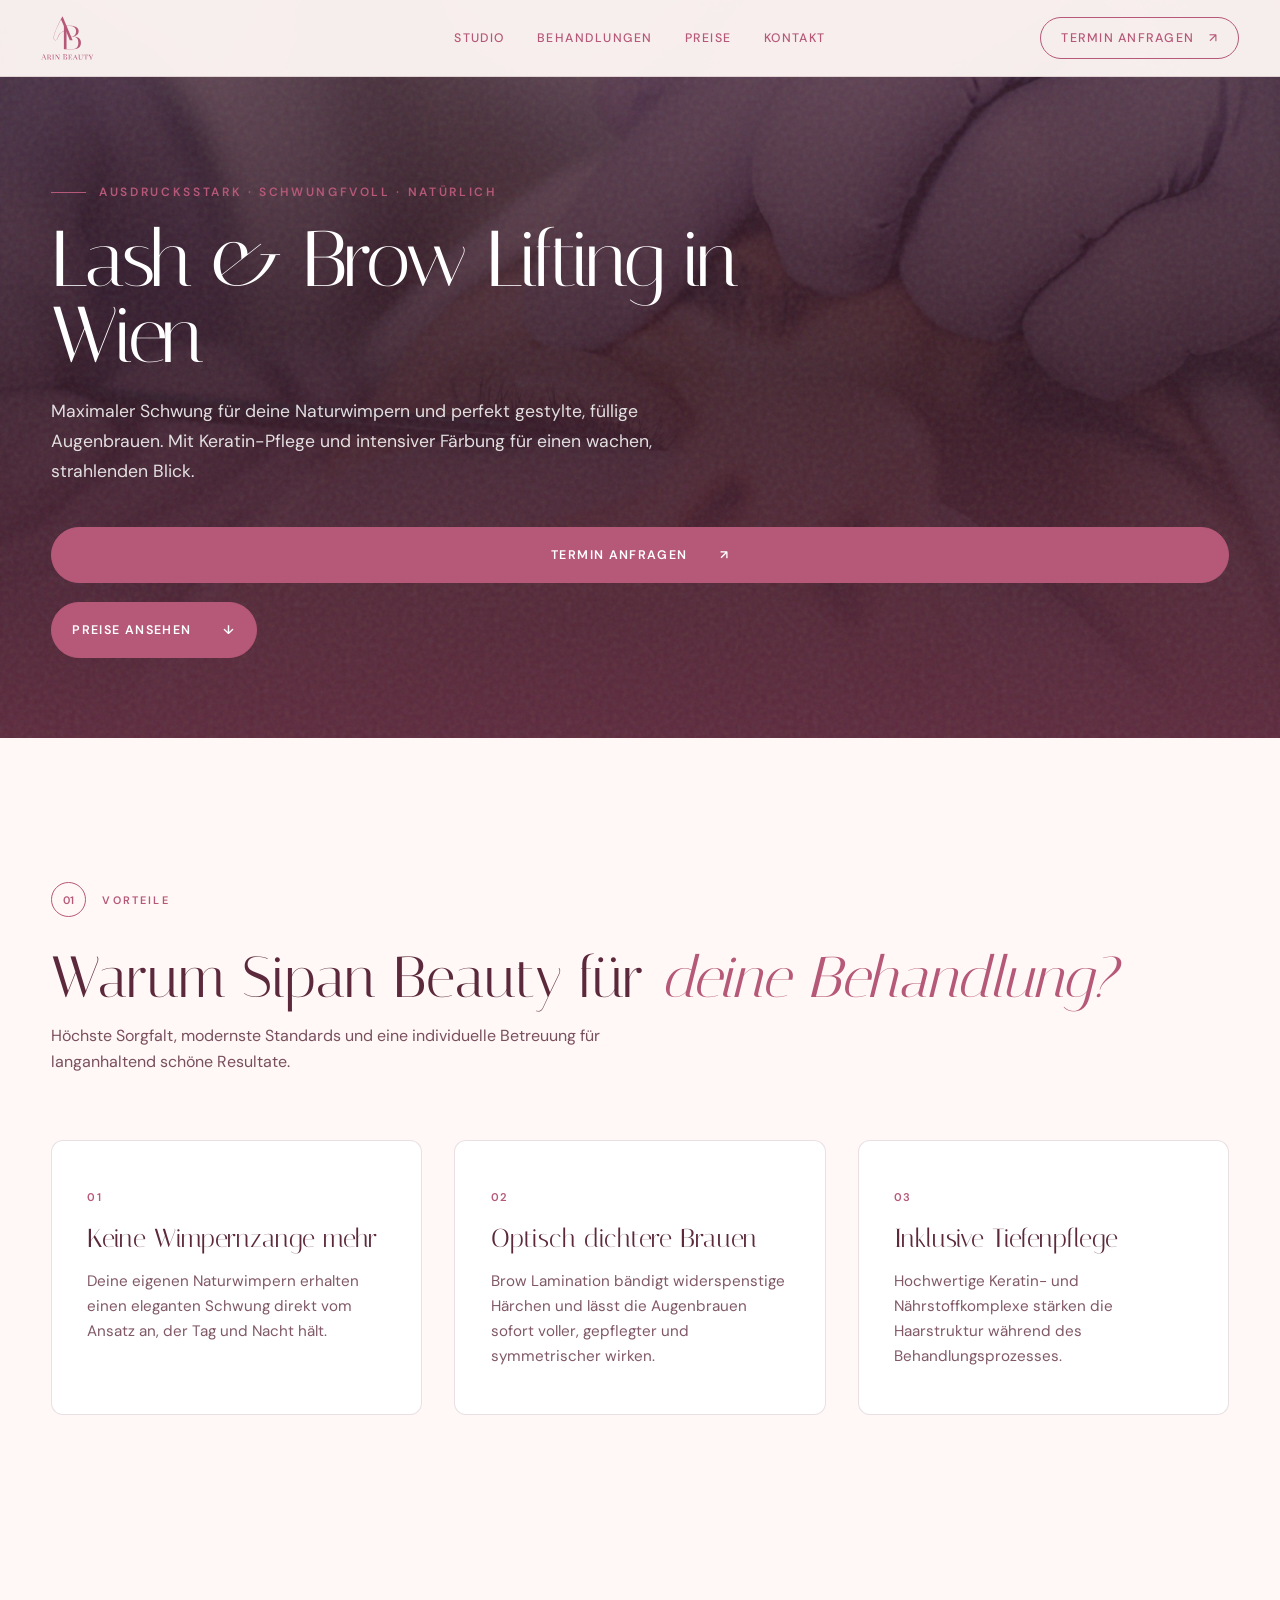
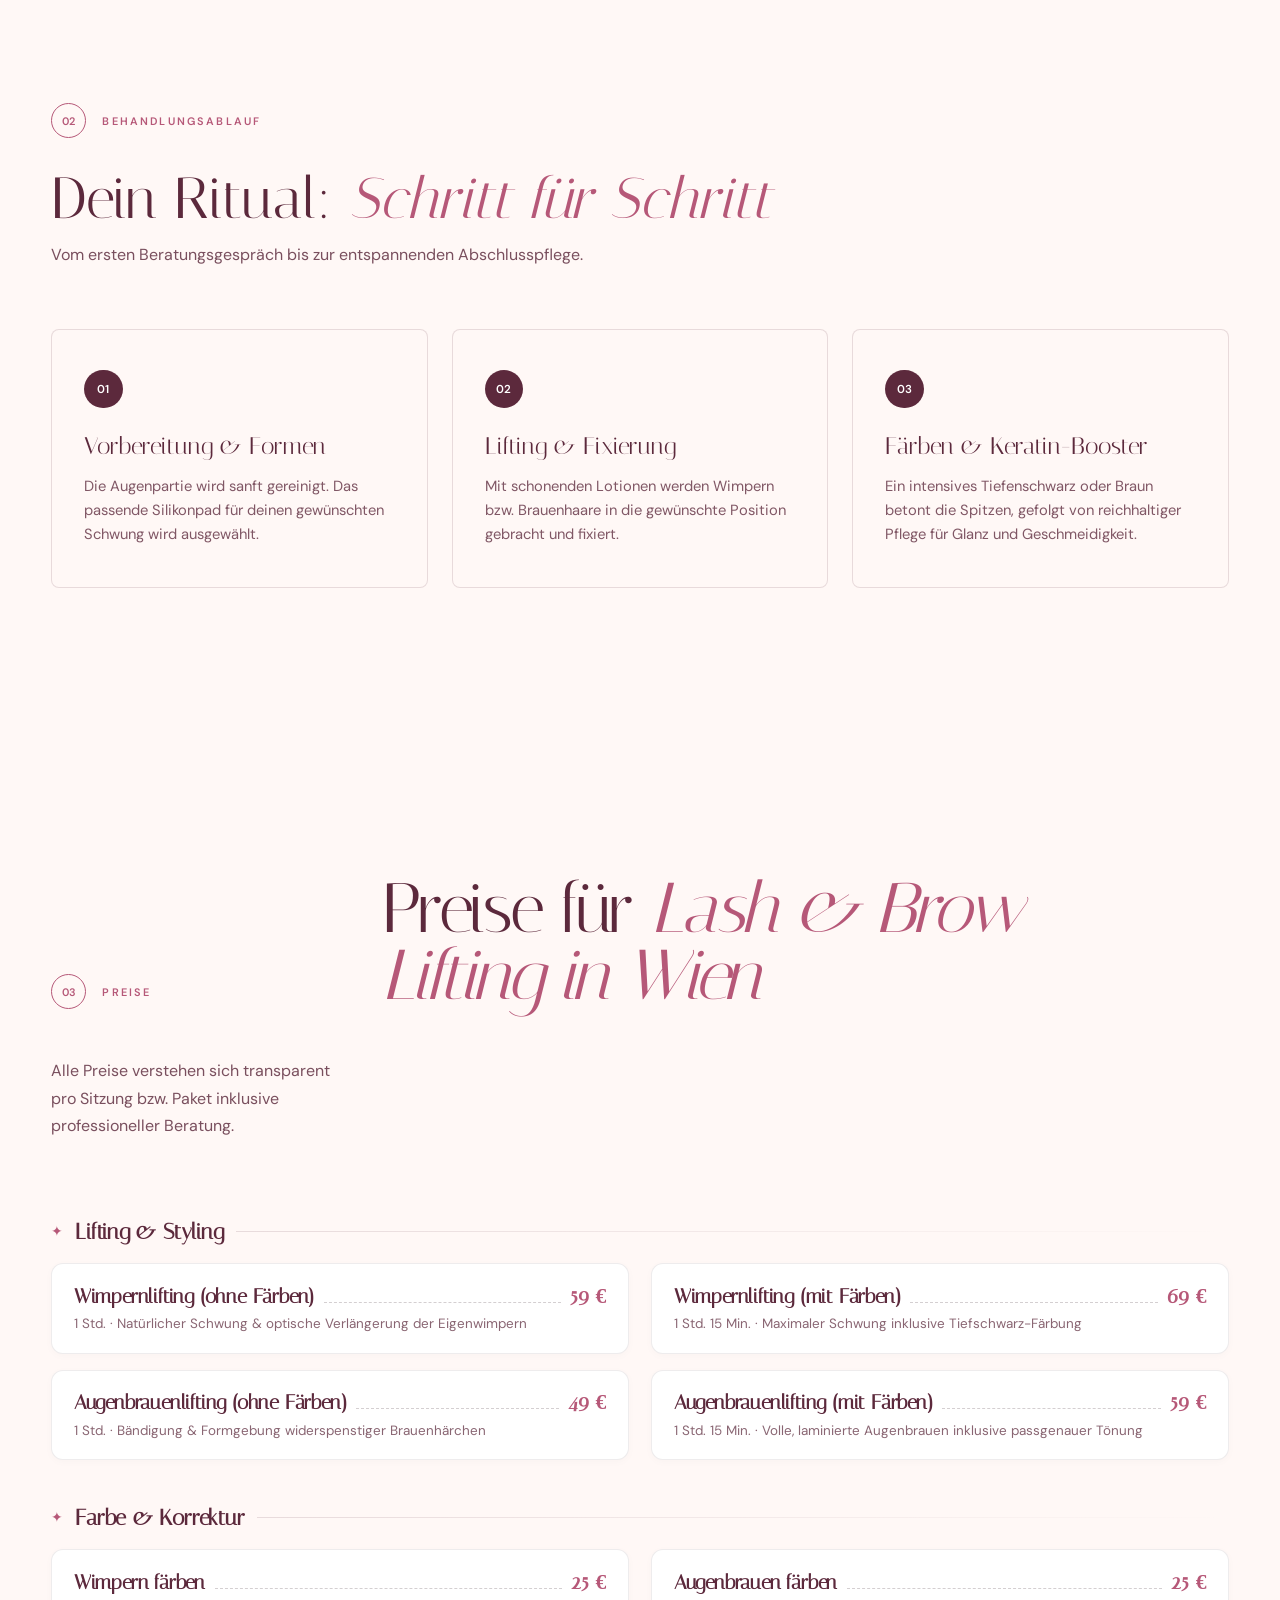
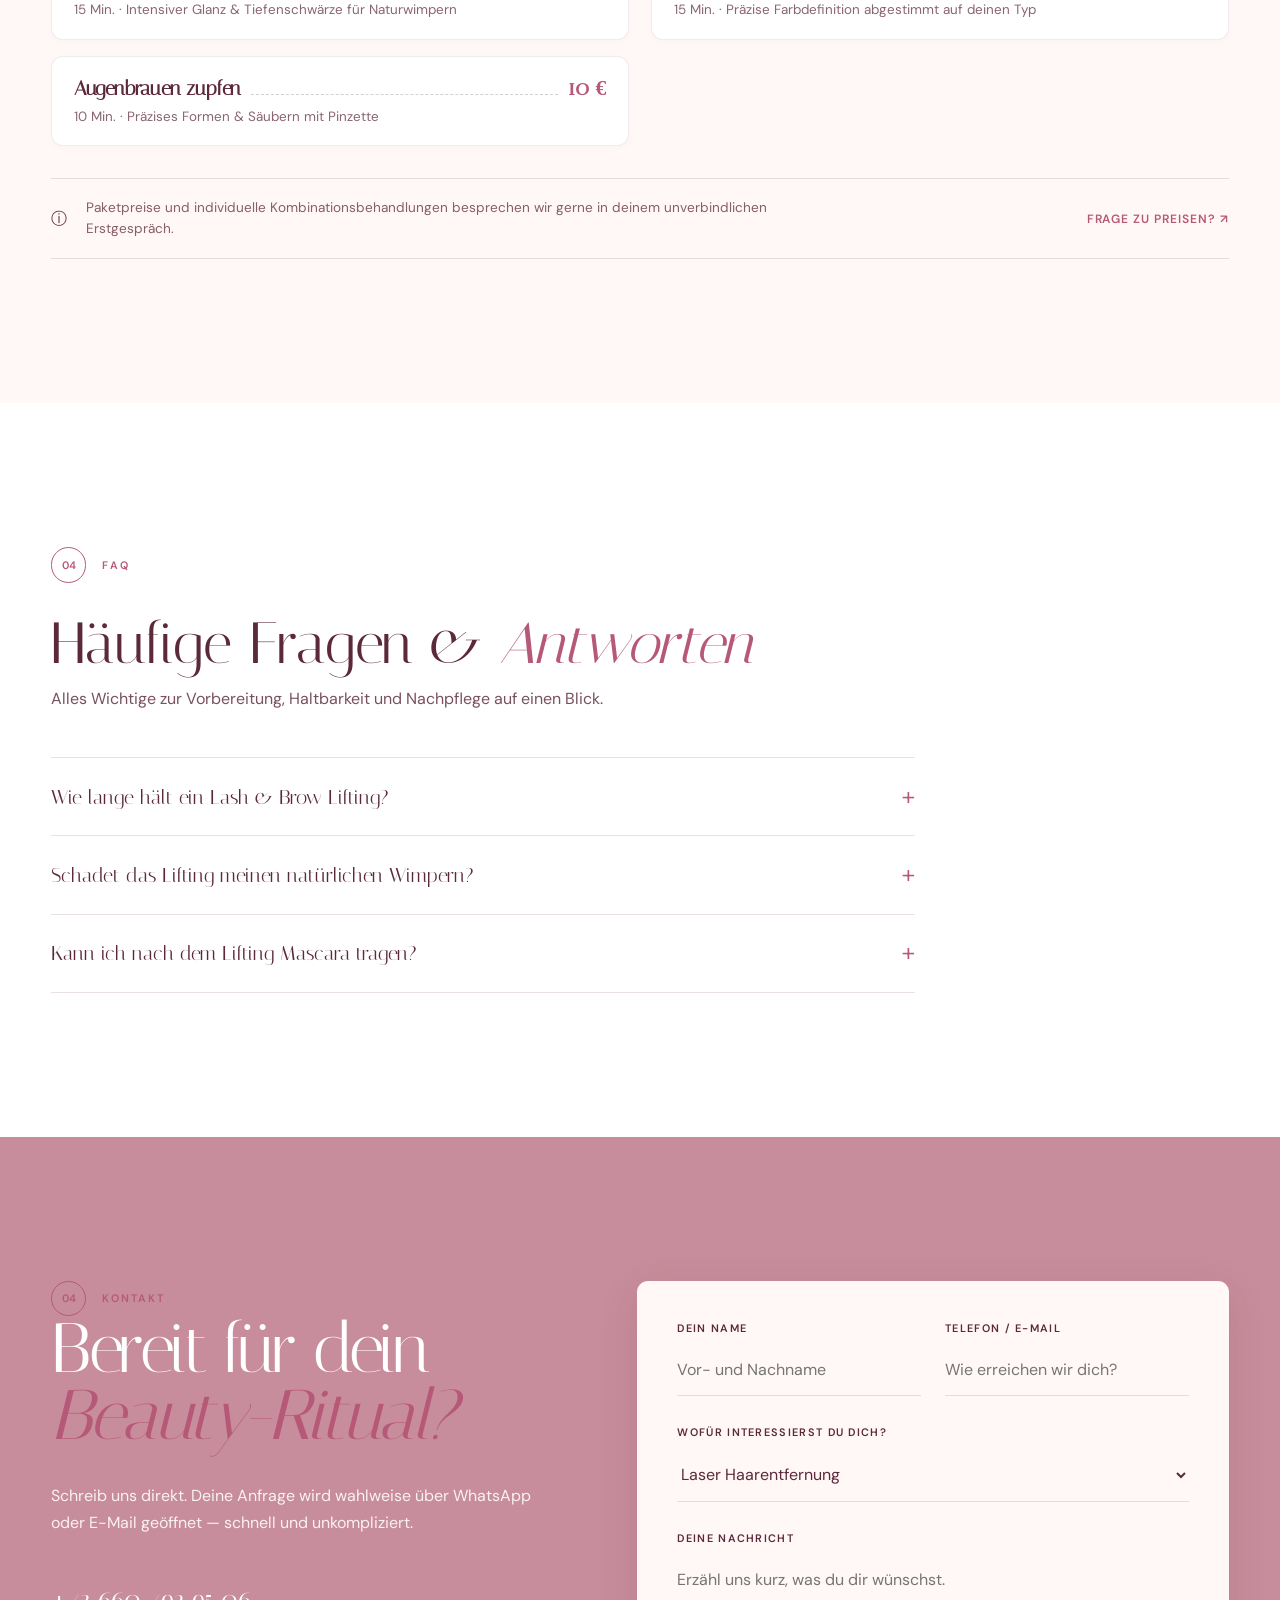
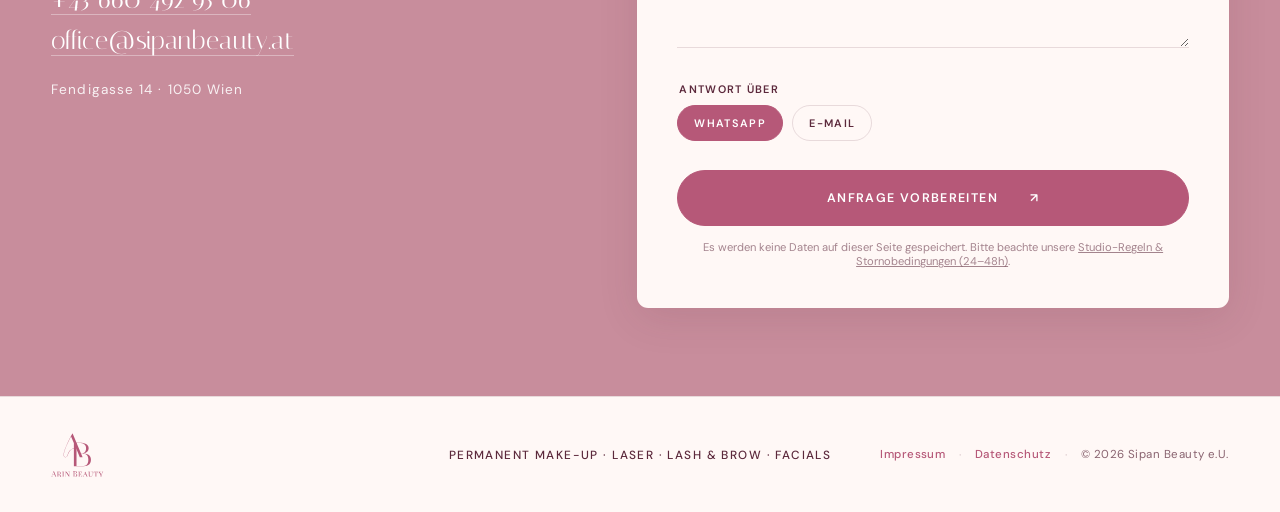
<file: lash-brow-lifting/index.html>
<!doctype html>
<html lang="de">
  <head>
    <meta charset="utf-8" />
    <meta name="viewport" content="width=device-width, initial-scale=1" />
    <title>Lash &amp; Brow Lifting in Wien — Sipan Beauty Wien</title>
    <meta
      name="description"
      content="Lash Lifting &#38; Brow Lifting bei Sipan Beauty in 1050 Wien. Zaubere Schwung, Fülle und Ausdruck in deine Naturwimpern und Augenbrauen."
    />
    <meta name="theme-color" content="#2b111d" />
    <link rel="canonical" href="https://sipanbeauty.at/lash-brow-lifting/" />
    <!-- Open Graph / Facebook -->
    <meta property="og:type" content="website" />
    <meta
      property="og:url"
      content="https://sipanbeauty.at/lash-brow-lifting/"
    />
    <meta
      property="og:title"
      content="Lash &#38; Brow Lifting in Wien — Sipan Beauty Wien"
    />
    <meta
      property="og:description"
      content="Lash Lifting &#38; Brow Lifting bei Sipan Beauty in 1050 Wien. Zaubere Schwung, Fülle und Ausdruck in deine Naturwimpern und Augenbrauen."
    />
    <meta
      property="og:image"
      content="https://sipanbeauty.at/images/laser.jpg"
    />
    <meta property="og:locale" content="de_AT" />
    <!-- Twitter -->
    <meta name="twitter:card" content="summary_large_image" />
    <meta
      name="twitter:url"
      content="https://sipanbeauty.at/lash-brow-lifting/"
    />
    <meta
      name="twitter:title"
      content="Lash &#38; Brow Lifting in Wien — Sipan Beauty Wien"
    />
    <meta
      name="twitter:description"
      content="Lash Lifting &#38; Brow Lifting bei Sipan Beauty in 1050 Wien. Zaubere Schwung, Fülle und Ausdruck in deine Naturwimpern und Augenbrauen."
    />
    <meta
      name="twitter:image"
      content="https://sipanbeauty.at/images/laser.jpg"
    />
    <!-- Fonts & Preconnect -->
    <link rel="preconnect" href="https://fonts.googleapis.com" />
    <link rel="preconnect" href="https://fonts.gstatic.com" crossorigin />
    <link
      href="https://fonts.googleapis.com/css2?family=DM+Sans:wght@400;500;600&family=Italiana&display=swap"
      rel="stylesheet"
    />
    <!-- Favicon -->
    <link
      rel="icon"
      type="image/svg+xml"
      href="data:image/svg+xml,%3Csvg xmlns='http://www.w3.org/2000/svg' viewBox='0 0 64 64'%3E%3Crect width='64' height='64' rx='32' fill='%23f4b7ca'/%3E%3Cpath d='M18 45 30 17h4l12 28h-7l-2.5-6H27.2l-2.4 6h-6.8Zm11.5-12h4.8L32 27l-2.5 6Z' fill='%232b111d'/%3E%3C/svg%3E"
    />
    <!-- Local Business Schema for SEO -->
    <script type="application/ld+json">
      {
        "@context": "https://schema.org",
        "@type": "HealthAndBeautyBusiness",
        "name": "Sipan Beauty",
        "url": "https://sipanbeauty.at",
        "logo": "https://sipanbeauty.at/images/clinic-logo.svg",
        "image": "https://sipanbeauty.at/images/laser.jpg",
        "description": "Lash Lifting & Brow Lifting bei Sipan Beauty in 1050 Wien. Zaubere Schwung, Fülle und Ausdruck in deine Naturwimpern und Augenbrauen.",
        "telephone": "+436604929506",
        "priceRange": "€€",
        "address": {
          "@type": "PostalAddress",
          "streetAddress": "Fendigasse 14",
          "addressLocality": "Wien",
          "postalCode": "1050",
          "addressCountry": "AT"
        },
        "geo": {
          "@type": "GeoCoordinates",
          "latitude": 48.1834,
          "longitude": 16.3571
        },
        "openingHoursSpecification": [
          {
            "@type": "OpeningHoursSpecification",
            "dayOfWeek": [
              "Monday",
              "Tuesday",
              "Wednesday",
              "Thursday",
              "Friday"
            ],
            "opens": "09:00",
            "closes": "19:00"
          },
          {
            "@type": "OpeningHoursSpecification",
            "dayOfWeek": "Saturday",
            "opens": "09:00",
            "closes": "18:00"
          }
        ],
        "sameAs": ["https://www.instagram.com/sipanbeauty.at/"]
      }
    </script>
    <script type="application/ld+json">
      {
        "@context": "https://schema.org",
        "@type": "FAQPage",
        "mainEntity": [
          {
            "@type": "Question",
            "name": "Wie lange hält ein Lash & Brow Lifting?",
            "acceptedAnswer": {
              "@type": "Answer",
              "text": "Das Ergebnis hält in der Regel 6 bis 8 Wochen – genau so lange, wie der natürliche Erneuerungszyklus deiner Wimpern und Brauenhaare dauert."
            }
          },
          {
            "@type": "Question",
            "name": "Schadet das Lifting meinen natürlichen Wimpern?",
            "acceptedAnswer": {
              "@type": "Answer",
              "text": "Nein, bei fachgerechter Anwendung und mit den von uns verwendeten, schonenden Pflegeformeln bleiben deine Wimpern gesund, geschmeidig und unbeschadet."
            }
          },
          {
            "@type": "Question",
            "name": "Kann ich nach dem Lifting Mascara tragen?",
            "acceptedAnswer": {
              "@type": "Answer",
              "text": "Ja, nach den ersten 24 Stunden kannst du deine gewohnte Augen-Make-up-Routine fortsetzen. Viele Kundinnen stellen jedoch fest, dass Mascara durch den Schwung und die Farbe gar nicht mehr nötig ist."
            }
          }
        ]
      }
    </script>
    <script type="application/ld+json">
      {
        "@context": "https://schema.org",
        "@type": "Service",
        "name": "Lash & Brow Lifting in Wien",
        "description": "Maximaler Schwung für deine Naturwimpern und perfekt gestylte, füllige Augenbrauen. Mit Keratin-Pflege und intensiver Färbung für einen wachen, strahlenden Blick.",
        "provider": {
          "@type": "HealthAndBeautyBusiness",
          "name": "Sipan Beauty",
          "telephone": "+436604929506",
          "address": {
            "@type": "PostalAddress",
            "streetAddress": "Fendigasse 14",
            "addressLocality": "Wien",
            "postalCode": "1050",
            "addressCountry": "AT"
          }
        }
      }
    </script>
    <link rel="stylesheet" href="../_astro/_service_.DcyjNBuE.css" />
    <link rel="stylesheet" href="../_astro/_service_.Ce8ks4ca.css" />
  </head>
  <body>
    <a class="skip-link" href="index.html#main">Zum Inhalt springen</a>
    <div class="cursor-glow" aria-hidden="true"></div>
    <header class="site-header" id="site-header">
      <a class="brand" href="../index.html" aria-label="Sipan Beauty Startseite">
        <svg
          xmlns="http://www.w3.org/2000/svg"
          xmlns:xlink="http://www.w3.org/1999/xlink"
          width="auto"
          height="44"
          class="clinic-logo"
          aria-hidden="true"
          viewBox="25 60 325 272"
          preserveAspectRatio="xMidYMid meet"
        >
          <defs><g></g></defs>
          <g fill="currentColor" fill-opacity="1">
            <g transform="translate(95.556233, 209.247886)">
              <g>
                <path
                  d="M 107.566406 0 L 124.910156 0 L 63.175781 -145.761719 L 61.730469 -145.761719 C 46.039062 -119.128906 27.460938 -81.550781 16.515625 -52.027344 C 11.5625 -38.816406 8.671875 -27.253906 7.640625 -18.167969 C 6.605469 -8.878906 8.878906 -2.683594 14.453125 -0.207031 C 15.898438 1.03125 16.515625 1.03125 17.753906 1.238281 C 27.046875 1.652344 30.554688 -5.988281 34.480469 -16.308594 C 41.085938 -31.382812 49.136719 -52.648438 84.234375 -55.949219 Z M 83.617188 -57.394531 C 47.898438 -53.886719 39.640625 -32.207031 32.828125 -16.722656 C 29.523438 -7.226562 26.21875 0 17.960938 -0.621094 C 16.929688 -1.238281 16.308594 -1.238281 15.070312 -1.652344 C 10.117188 -3.304688 8.671875 -9.703125 9.085938 -18.167969 C 10.117188 -27.046875 13.007812 -38.402344 17.960938 -51.617188 C 26.632812 -75.566406 40.671875 -103.644531 53.265625 -128.007812 Z M 83.617188 -57.394531 "
                ></path>
              </g>
            </g>
          </g>
          <g fill="currentColor" fill-opacity="1">
            <g transform="translate(159.251214, 266.327521)">
              <g>
                <path
                  d="M 68.339844 -80.3125 C 85.0625 -83.824219 98.6875 -94.144531 98.6875 -112.726562 C 98.6875 -136.472656 73.914062 -145.761719 42.945312 -145.761719 L 7.226562 -145.761719 L 7.226562 0 L 56.15625 0 C 87.953125 -0.207031 112.726562 -7.226562 112.726562 -40.464844 C 112.726562 -69.785156 94.351562 -78.457031 68.339844 -80.3125 Z M 96.625 -40.464844 C 96.625 -3.304688 73.085938 -1.652344 54.503906 -1.652344 L 23.535156 -1.652344 L 23.535156 -115 C 25.1875 -106.945312 27.664062 -99.925781 31.382812 -94.351562 C 37.371094 -84.855469 46.453125 -79.28125 56.15625 -79.28125 C 74.121094 -79.28125 96.625 -77.421875 96.625 -40.464844 Z M 82.585938 -112.726562 C 82.585938 -90.222656 69.992188 -80.933594 56.15625 -80.933594 C 46.867188 -80.933594 38.816406 -86.09375 33.035156 -95.386719 C 27.046875 -104.054688 23.535156 -116.445312 23.535156 -130.691406 L 23.535156 -144.316406 L 42.945312 -144.316406 C 62.765625 -144.316406 82.585938 -136.265625 82.585938 -112.726562 Z M 82.585938 -112.726562 "
                ></path>
              </g>
            </g>
          </g>
          <g fill="currentColor" fill-opacity="1">
            <g transform="translate(27.166863, 329.665023)">
              <g>
                <path
                  d="M 27.59375 -4.09375 C 28.363281 -2.082031 29.484375 -1.039062 30.953125 -0.96875 L 30.953125 0 C 29.648438 -0.09375 27.910156 -0.140625 25.734375 -0.140625 C 22.953125 -0.140625 20.878906 -0.09375 19.515625 0 L 19.515625 -0.96875 C 20.742188 -1.039062 21.625 -1.195312 22.15625 -1.4375 C 22.695312 -1.675781 22.96875 -2.117188 22.96875 -2.765625 C 22.96875 -3.316406 22.769531 -4.082031 22.375 -5.0625 L 19.40625 -13.046875 L 7.640625 -13.046875 L 5.640625 -7.875 C 4.992188 -6.125 4.671875 -4.796875 4.671875 -3.890625 C 4.671875 -2.890625 5.019531 -2.160156 5.71875 -1.703125 C 6.414062 -1.242188 7.476562 -1 8.90625 -0.96875 L 8.90625 0 C 7.050781 -0.09375 5.1875 -0.140625 3.3125 -0.140625 C 1.851562 -0.140625 0.632812 -0.09375 -0.34375 0 L -0.34375 -0.96875 C 1.28125 -1.363281 2.5625 -2.773438 3.5 -5.203125 L 14.9375 -34.6875 L 15.71875 -34.6875 Z M 19.03125 -14.015625 L 13.578125 -28.5625 L 8.03125 -14.015625 Z M 19.03125 -14.015625 "
                ></path>
              </g>
            </g>
          </g>
          <g fill="currentColor" fill-opacity="1">
            <g transform="translate(59.605397, 329.665023)">
              <g>
                <path
                  d="M 30.75 -2.046875 C 30.132812 -1.171875 29.425781 -0.492188 28.625 -0.015625 C 27.832031 0.453125 26.882812 0.6875 25.78125 0.6875 C 23.0625 0.6875 21.394531 -0.546875 20.78125 -3.015625 L 19.265625 -9.09375 C 18.816406 -10.914062 18.144531 -12.132812 17.25 -12.75 C 16.351562 -13.363281 15.03125 -13.671875 13.28125 -13.671875 L 10.515625 -13.671875 L 10.515625 -5.15625 C 10.515625 -3.925781 10.609375 -3.035156 10.796875 -2.484375 C 10.992188 -1.929688 11.359375 -1.554688 11.890625 -1.359375 C 12.429688 -1.171875 13.285156 -1.039062 14.453125 -0.96875 L 14.453125 0 C 12.960938 -0.09375 10.898438 -0.140625 8.265625 -0.140625 C 5.484375 -0.140625 3.410156 -0.09375 2.046875 0 L 2.046875 -0.96875 C 3.210938 -1.039062 4.0625 -1.171875 4.59375 -1.359375 C 5.132812 -1.554688 5.5 -1.929688 5.6875 -2.484375 C 5.882812 -3.035156 5.984375 -3.925781 5.984375 -5.15625 L 5.984375 -24.421875 C 5.984375 -25.660156 5.882812 -26.550781 5.6875 -27.09375 C 5.5 -27.644531 5.132812 -28.019531 4.59375 -28.21875 C 4.0625 -28.414062 3.210938 -28.546875 2.046875 -28.609375 L 2.046875 -29.578125 C 3.410156 -29.484375 5.390625 -29.4375 7.984375 -29.4375 L 12.9375 -29.484375 C 13.488281 -29.515625 14.125 -29.53125 14.84375 -29.53125 C 18.476562 -29.53125 21.257812 -28.847656 23.1875 -27.484375 C 25.113281 -26.128906 26.078125 -24.363281 26.078125 -22.1875 C 26.078125 -20.300781 25.320312 -18.578125 23.8125 -17.015625 C 22.3125 -15.460938 19.835938 -14.476562 16.390625 -14.0625 C 17.046875 -14 17.597656 -13.929688 18.046875 -13.859375 C 19.765625 -13.609375 21.125 -13.09375 22.125 -12.3125 C 23.132812 -11.53125 23.851562 -10.28125 24.28125 -8.5625 L 25.34375 -4.140625 C 25.601562 -3.003906 25.882812 -2.195312 26.1875 -1.71875 C 26.5 -1.25 26.898438 -1.015625 27.390625 -1.015625 C 28.203125 -1.015625 29.09375 -1.566406 30.0625 -2.671875 Z M 13.625 -28.609375 C 12.75 -28.609375 12.09375 -28.492188 11.65625 -28.265625 C 11.21875 -28.035156 10.914062 -27.628906 10.75 -27.046875 C 10.59375 -26.460938 10.515625 -25.585938 10.515625 -24.421875 L 10.515625 -14.640625 L 13.765625 -14.640625 C 16.617188 -14.640625 18.570312 -15.25 19.625 -16.46875 C 20.6875 -17.6875 21.21875 -19.414062 21.21875 -21.65625 C 21.21875 -23.988281 20.625 -25.726562 19.4375 -26.875 C 18.25 -28.03125 16.3125 -28.609375 13.625 -28.609375 Z M 13.625 -28.609375 "
                ></path>
              </g>
            </g>
          </g>
          <g fill="currentColor" fill-opacity="1">
            <g transform="translate(91.75214, 329.665023)">
              <g>
                <path
                  d="M 14.453125 -28.609375 C 13.285156 -28.546875 12.429688 -28.414062 11.890625 -28.21875 C 11.359375 -28.019531 10.992188 -27.644531 10.796875 -27.09375 C 10.609375 -26.550781 10.515625 -25.660156 10.515625 -24.421875 L 10.515625 -5.15625 C 10.515625 -3.925781 10.609375 -3.035156 10.796875 -2.484375 C 10.992188 -1.929688 11.359375 -1.554688 11.890625 -1.359375 C 12.429688 -1.171875 13.285156 -1.039062 14.453125 -0.96875 L 14.453125 0 C 12.960938 -0.09375 10.898438 -0.140625 8.265625 -0.140625 C 5.484375 -0.140625 3.410156 -0.09375 2.046875 0 L 2.046875 -0.96875 C 3.210938 -1.039062 4.0625 -1.171875 4.59375 -1.359375 C 5.132812 -1.554688 5.5 -1.929688 5.6875 -2.484375 C 5.882812 -3.035156 5.984375 -3.925781 5.984375 -5.15625 L 5.984375 -24.421875 C 5.984375 -25.660156 5.882812 -26.550781 5.6875 -27.09375 C 5.5 -27.644531 5.132812 -28.019531 4.59375 -28.21875 C 4.0625 -28.414062 3.210938 -28.546875 2.046875 -28.609375 L 2.046875 -29.578125 C 3.410156 -29.484375 5.484375 -29.4375 8.265625 -29.4375 C 10.859375 -29.4375 12.921875 -29.484375 14.453125 -29.578125 Z M 14.453125 -28.609375 "
                ></path>
              </g>
            </g>
          </g>
          <g fill="currentColor" fill-opacity="1">
            <g transform="translate(110.038642, 329.665023)">
              <g>
                <path
                  d="M 31.625 -28.609375 C 30.488281 -28.546875 29.644531 -28.375 29.09375 -28.09375 C 28.539062 -27.820312 28.164062 -27.367188 27.96875 -26.734375 C 27.78125 -26.097656 27.6875 -25.164062 27.6875 -23.9375 L 27.6875 0.25 L 26.5625 0.25 L 7.109375 -26.71875 L 7.109375 -5.640625 C 7.109375 -4.378906 7.210938 -3.4375 7.421875 -2.8125 C 7.628906 -2.195312 8.039062 -1.753906 8.65625 -1.484375 C 9.269531 -1.210938 10.226562 -1.039062 11.53125 -0.96875 L 11.53125 0 C 10.363281 -0.09375 8.707031 -0.140625 6.5625 -0.140625 C 4.625 -0.140625 3.117188 -0.09375 2.046875 0 L 2.046875 -0.96875 C 3.179688 -1.039062 4.023438 -1.210938 4.578125 -1.484375 C 5.128906 -1.753906 5.5 -2.207031 5.6875 -2.84375 C 5.882812 -3.476562 5.984375 -4.410156 5.984375 -5.640625 L 5.984375 -24.421875 C 5.984375 -25.660156 5.882812 -26.550781 5.6875 -27.09375 C 5.5 -27.644531 5.132812 -28.019531 4.59375 -28.21875 C 4.0625 -28.414062 3.210938 -28.546875 2.046875 -28.609375 L 2.046875 -29.578125 C 3.117188 -29.484375 4.625 -29.4375 6.5625 -29.4375 C 8.320312 -29.4375 9.816406 -29.484375 11.046875 -29.578125 L 26.5625 -7.984375 L 26.5625 -23.9375 C 26.5625 -25.207031 26.457031 -26.148438 26.25 -26.765625 C 26.039062 -27.378906 25.625 -27.820312 25 -28.09375 C 24.382812 -28.375 23.429688 -28.546875 22.140625 -28.609375 L 22.140625 -29.578125 C 23.304688 -29.484375 24.957031 -29.4375 27.09375 -29.4375 C 29.039062 -29.4375 30.550781 -29.484375 31.625 -29.578125 Z M 31.625 -28.609375 "
                ></path>
              </g>
            </g>
          </g>
          <g fill="currentColor" fill-opacity="1">
            <g transform="translate(145.151962, 329.665023)"><g></g></g>
          </g>
          <g fill="currentColor" fill-opacity="1">
            <g transform="translate(159.06155, 329.665023)">
              <g>
                <path
                  d="M 18.203125 -18.203125 C 21.765625 -17.710938 24.304688 -16.679688 25.828125 -15.109375 C 27.359375 -13.535156 28.125 -11.644531 28.125 -9.4375 C 28.125 -7.59375 27.648438 -5.957031 26.703125 -4.53125 C 25.765625 -3.101562 24.421875 -1.988281 22.671875 -1.1875 C 20.921875 -0.394531 18.847656 0 16.453125 0 C 15.566406 0 14.816406 -0.015625 14.203125 -0.046875 C 12.128906 -0.109375 10.085938 -0.140625 8.078125 -0.140625 C 5.421875 -0.140625 3.410156 -0.09375 2.046875 0 L 2.046875 -0.96875 C 3.210938 -1.039062 4.0625 -1.171875 4.59375 -1.359375 C 5.132812 -1.554688 5.5 -1.929688 5.6875 -2.484375 C 5.882812 -3.035156 5.984375 -3.925781 5.984375 -5.15625 L 5.984375 -29.296875 C 5.984375 -30.523438 5.882812 -31.414062 5.6875 -31.96875 C 5.5 -32.519531 5.132812 -32.890625 4.59375 -33.078125 C 4.0625 -33.273438 3.210938 -33.40625 2.046875 -33.46875 L 2.046875 -34.453125 C 3.410156 -34.347656 5.390625 -34.296875 7.984375 -34.296875 L 13.234375 -34.34375 C 13.847656 -34.382812 14.546875 -34.40625 15.328125 -34.40625 C 18.640625 -34.40625 21.175781 -33.707031 22.9375 -32.3125 C 24.707031 -30.914062 25.59375 -29.066406 25.59375 -26.765625 C 25.59375 -24.878906 25 -23.191406 23.8125 -21.703125 C 22.632812 -20.210938 20.765625 -19.078125 18.203125 -18.296875 Z M 14.109375 -33.46875 C 13.109375 -33.46875 12.351562 -33.351562 11.84375 -33.125 C 11.34375 -32.90625 10.992188 -32.503906 10.796875 -31.921875 C 10.609375 -31.335938 10.515625 -30.460938 10.515625 -29.296875 L 10.515625 -18.296875 L 13.765625 -18.296875 C 16.429688 -18.296875 18.289062 -19.015625 19.34375 -20.453125 C 20.394531 -21.898438 20.921875 -23.820312 20.921875 -26.21875 C 20.921875 -28.65625 20.382812 -30.472656 19.3125 -31.671875 C 18.238281 -32.867188 16.503906 -33.46875 14.109375 -33.46875 Z M 14.15625 -1.125 C 20.21875 -1.125 23.25 -3.960938 23.25 -9.640625 C 23.25 -12.203125 22.5625 -14.144531 21.1875 -15.46875 C 19.8125 -16.800781 17.613281 -17.46875 14.59375 -17.46875 L 10.515625 -17.46875 L 10.515625 -5.15625 C 10.515625 -3.988281 10.609375 -3.128906 10.796875 -2.578125 C 10.992188 -2.023438 11.34375 -1.644531 11.84375 -1.4375 C 12.351562 -1.226562 13.125 -1.125 14.15625 -1.125 Z M 14.15625 -1.125 "
                ></path>
              </g>
            </g>
          </g>
          <g fill="currentColor" fill-opacity="1">
            <g transform="translate(191.159652, 329.665023)">
              <g>
                <path
                  d="M 25.984375 -5.734375 C 25.984375 -4.054688 26.097656 -2.144531 26.328125 0 C 24.210938 -0.09375 20.660156 -0.140625 15.671875 -0.140625 C 9.671875 -0.140625 5.128906 -0.09375 2.046875 0 L 2.046875 -0.96875 C 3.210938 -1.039062 4.0625 -1.171875 4.59375 -1.359375 C 5.132812 -1.554688 5.5 -1.929688 5.6875 -2.484375 C 5.882812 -3.035156 5.984375 -3.925781 5.984375 -5.15625 L 5.984375 -24.421875 C 5.984375 -25.660156 5.882812 -26.550781 5.6875 -27.09375 C 5.5 -27.644531 5.132812 -28.019531 4.59375 -28.21875 C 4.0625 -28.414062 3.210938 -28.546875 2.046875 -28.609375 L 2.046875 -29.578125 C 5.128906 -29.484375 9.671875 -29.4375 15.671875 -29.4375 C 20.210938 -29.4375 23.4375 -29.484375 25.34375 -29.578125 C 25.125 -27.628906 25.015625 -25.878906 25.015625 -24.328125 C 25.015625 -23.066406 25.0625 -22.0625 25.15625 -21.3125 L 24.03125 -21.3125 C 23.8125 -23.96875 23.253906 -25.820312 22.359375 -26.875 C 21.460938 -27.9375 20.007812 -28.46875 18 -28.46875 L 14.453125 -28.46875 C 13.285156 -28.46875 12.429688 -28.375 11.890625 -28.1875 C 11.359375 -28.007812 10.992188 -27.644531 10.796875 -27.09375 C 10.609375 -26.550781 10.515625 -25.660156 10.515625 -24.421875 L 10.515625 -15.375 L 14.546875 -15.375 C 15.585938 -15.375 16.382812 -15.640625 16.9375 -16.171875 C 17.488281 -16.710938 17.859375 -17.296875 18.046875 -17.921875 C 18.242188 -18.554688 18.425781 -19.363281 18.59375 -20.34375 L 19.703125 -20.34375 C 19.609375 -19.238281 19.5625 -18.035156 19.5625 -16.734375 L 19.5625 -14.890625 C 19.5625 -13.617188 19.660156 -11.800781 19.859375 -9.4375 L 18.734375 -9.4375 C 18.535156 -11 18.160156 -12.21875 17.609375 -13.09375 C 17.054688 -13.96875 16.035156 -14.40625 14.546875 -14.40625 L 10.515625 -14.40625 L 10.515625 -5.15625 C 10.515625 -3.925781 10.609375 -3.035156 10.796875 -2.484375 C 10.992188 -1.929688 11.359375 -1.566406 11.890625 -1.390625 C 12.429688 -1.210938 13.285156 -1.125 14.453125 -1.125 L 18 -1.125 C 19.625 -1.125 20.90625 -1.378906 21.84375 -1.890625 C 22.78125 -2.410156 23.492188 -3.242188 23.984375 -4.390625 C 24.472656 -5.546875 24.816406 -7.164062 25.015625 -9.25 L 26.125 -9.25 C 26.03125 -8.375 25.984375 -7.203125 25.984375 -5.734375 Z M 25.984375 -5.734375 "
                ></path>
              </g>
            </g>
          </g>
          <g fill="currentColor" fill-opacity="1">
            <g transform="translate(221.896042, 329.665023)">
              <g>
                <path
                  d="M 26.765625 -4.09375 C 27.640625 -2.082031 28.757812 -1.039062 30.125 -0.96875 L 30.125 0 C 28.820312 -0.09375 27.082031 -0.140625 24.90625 -0.140625 C 22.125 -0.140625 20.050781 -0.09375 18.6875 0 L 18.6875 -0.96875 C 19.882812 -1.039062 20.765625 -1.203125 21.328125 -1.453125 C 21.898438 -1.710938 22.1875 -2.148438 22.1875 -2.765625 C 22.1875 -3.285156 21.957031 -4.050781 21.5 -5.0625 L 19.03125 -10.609375 L 7.203125 -10.609375 L 5.546875 -6.953125 C 4.992188 -5.691406 4.71875 -4.65625 4.71875 -3.84375 C 4.71875 -3 5.015625 -2.34375 5.609375 -1.875 C 6.210938 -1.40625 7.179688 -1.101562 8.515625 -0.96875 L 8.515625 0 C 7.546875 -0.09375 6.070312 -0.140625 4.09375 -0.140625 C 2.113281 -0.140625 0.703125 -0.09375 -0.140625 0 L -0.140625 -0.96875 C 0.734375 -1.195312 1.476562 -1.691406 2.09375 -2.453125 C 2.707031 -3.210938 3.289062 -4.226562 3.84375 -5.5 L 14.59375 -29.828125 L 15.375 -29.828125 Z M 18.640625 -11.578125 L 13.140625 -23.9375 L 7.59375 -11.578125 Z M 18.640625 -11.578125 "
                ></path>
              </g>
            </g>
          </g>
          <g fill="currentColor" fill-opacity="1">
            <g transform="translate(253.653727, 329.665023)">
              <g>
                <path
                  d="M 30.796875 -28.609375 C 29.660156 -28.546875 28.816406 -28.375 28.265625 -28.09375 C 27.710938 -27.820312 27.335938 -27.367188 27.140625 -26.734375 C 26.953125 -26.097656 26.859375 -25.164062 26.859375 -23.9375 L 26.859375 -13.1875 C 26.859375 -10.945312 26.703125 -9.039062 26.390625 -7.46875 C 26.085938 -5.894531 25.578125 -4.523438 24.859375 -3.359375 C 24.085938 -2.128906 22.960938 -1.144531 21.484375 -0.40625 C 20.003906 0.320312 18.328125 0.6875 16.453125 0.6875 C 13.109375 0.6875 10.546875 -0.0234375 8.765625 -1.453125 C 7.335938 -2.722656 6.378906 -4.164062 5.890625 -5.78125 C 5.398438 -7.40625 5.15625 -9.828125 5.15625 -13.046875 L 5.15625 -24.421875 C 5.15625 -25.660156 5.054688 -26.550781 4.859375 -27.09375 C 4.671875 -27.644531 4.304688 -28.019531 3.765625 -28.21875 C 3.234375 -28.414062 2.382812 -28.546875 1.21875 -28.609375 L 1.21875 -29.578125 C 2.582031 -29.484375 4.65625 -29.4375 7.4375 -29.4375 C 10.039062 -29.4375 12.101562 -29.484375 13.625 -29.578125 L 13.625 -28.609375 C 12.457031 -28.546875 11.601562 -28.414062 11.0625 -28.21875 C 10.53125 -28.019531 10.164062 -27.644531 9.96875 -27.09375 C 9.78125 -26.550781 9.6875 -25.660156 9.6875 -24.421875 L 9.6875 -12.21875 C 9.6875 -9.8125 9.847656 -7.820312 10.171875 -6.25 C 10.492188 -4.675781 11.179688 -3.410156 12.234375 -2.453125 C 13.285156 -1.492188 14.835938 -1.015625 16.890625 -1.015625 C 20.128906 -1.015625 22.410156 -2.035156 23.734375 -4.078125 C 25.066406 -6.128906 25.734375 -8.988281 25.734375 -12.65625 L 25.734375 -23.9375 C 25.734375 -25.6875 25.414062 -26.882812 24.78125 -27.53125 C 24.15625 -28.1875 23 -28.546875 21.3125 -28.609375 L 21.3125 -29.578125 C 22.476562 -29.484375 24.132812 -29.4375 26.28125 -29.4375 C 28.21875 -29.4375 29.722656 -29.484375 30.796875 -29.578125 Z M 30.796875 -28.609375 "
                ></path>
              </g>
            </g>
          </g>
          <g fill="currentColor" fill-opacity="1">
            <g transform="translate(287.453981, 329.665023)">
              <g>
                <path
                  d="M 29.046875 -29.578125 C 28.816406 -27.441406 28.703125 -25.53125 28.703125 -23.84375 C 28.703125 -22.15625 28.753906 -20.828125 28.859375 -19.859375 L 27.734375 -19.859375 C 27.535156 -22.117188 27.222656 -23.847656 26.796875 -25.046875 C 26.378906 -26.253906 25.703125 -27.125 24.765625 -27.65625 C 23.828125 -28.195312 22.484375 -28.46875 20.734375 -28.46875 L 17.609375 -28.46875 L 17.609375 -5.640625 C 17.609375 -4.273438 17.738281 -3.285156 18 -2.671875 C 18.257812 -2.054688 18.710938 -1.632812 19.359375 -1.40625 C 20.015625 -1.1875 21.070312 -1.039062 22.53125 -0.96875 L 22.53125 0 C 20.84375 -0.09375 18.457031 -0.140625 15.375 -0.140625 C 12.132812 -0.140625 9.734375 -0.09375 8.171875 0 L 8.171875 -0.96875 C 9.628906 -1.039062 10.679688 -1.1875 11.328125 -1.40625 C 11.984375 -1.632812 12.441406 -2.054688 12.703125 -2.671875 C 12.960938 -3.285156 13.09375 -4.273438 13.09375 -5.640625 L 13.09375 -28.46875 L 9.96875 -28.46875 C 8.21875 -28.46875 6.875 -28.195312 5.9375 -27.65625 C 5 -27.125 4.316406 -26.253906 3.890625 -25.046875 C 3.472656 -23.847656 3.164062 -22.117188 2.96875 -19.859375 L 1.84375 -19.859375 C 1.945312 -20.890625 2 -22.21875 2 -23.84375 C 2 -25.53125 1.882812 -27.441406 1.65625 -29.578125 C 4.34375 -29.484375 8.914062 -29.4375 15.375 -29.4375 C 21.800781 -29.4375 26.359375 -29.484375 29.046875 -29.578125 Z M 29.046875 -29.578125 "
                ></path>
              </g>
            </g>
          </g>
          <g fill="currentColor" fill-opacity="1">
            <g transform="translate(319.941161, 329.665023)">
              <g>
                <path
                  d="M 23.640625 -29.390625 C 25.492188 -29.390625 26.742188 -29.453125 27.390625 -29.578125 L 27.390625 -28.5625 C 26.835938 -28.425781 26.332031 -28.113281 25.875 -27.625 C 25.425781 -27.144531 24.894531 -26.351562 24.28125 -25.25 L 16.640625 -11.578125 L 16.640625 -5.15625 C 16.640625 -3.925781 16.734375 -3.035156 16.921875 -2.484375 C 17.117188 -1.929688 17.484375 -1.554688 18.015625 -1.359375 C 18.554688 -1.171875 19.410156 -1.039062 20.578125 -0.96875 L 20.578125 0 C 19.085938 -0.09375 17.03125 -0.140625 14.40625 -0.140625 C 11.613281 -0.140625 9.535156 -0.09375 8.171875 0 L 8.171875 -0.96875 C 9.335938 -1.039062 10.1875 -1.171875 10.71875 -1.359375 C 11.257812 -1.554688 11.625 -1.929688 11.8125 -2.484375 C 12.007812 -3.035156 12.109375 -3.925781 12.109375 -5.15625 L 12.109375 -10.21875 L 2.71875 -25.84375 C 2.101562 -26.875 1.59375 -27.5625 1.1875 -27.90625 C 0.78125 -28.25 0.351562 -28.46875 -0.09375 -28.5625 L -0.09375 -29.578125 C 1.976562 -29.453125 3.40625 -29.390625 4.1875 -29.390625 C 6.425781 -29.390625 8.695312 -29.453125 11 -29.578125 L 11 -28.5625 C 9.894531 -28.5625 9.050781 -28.472656 8.46875 -28.296875 C 7.882812 -28.117188 7.59375 -27.71875 7.59375 -27.09375 C 7.59375 -26.550781 7.867188 -25.789062 8.421875 -24.8125 L 15.765625 -12.546875 L 21.796875 -23.15625 C 22.515625 -24.457031 22.875 -25.5 22.875 -26.28125 C 22.875 -27.632812 21.753906 -28.394531 19.515625 -28.5625 L 19.515625 -29.578125 C 20.710938 -29.453125 22.085938 -29.390625 23.640625 -29.390625 Z M 23.640625 -29.390625 "
                ></path>
              </g>
            </g>
          </g>
        </svg>
      </a>
      <nav class="desktop-nav" aria-label="Hauptnavigation">
        <a href="../index.html#studio">Studio</a>
        <a href="../behandlungen/index.html" class="active">Behandlungen</a>
        <a href="../preise/index.html" class>Preise</a>
        <a href="../kontakt/index.html" class>Kontakt</a>
      </nav>
      <a class="nav-cta" href="../kontakt/index.html"
        >Termin anfragen <span>↗</span></a
      >
      <button
        class="menu-toggle"
        id="menu-toggle"
        type="button"
        aria-expanded="false"
        aria-controls="mobile-menu"
        aria-label="Menü öffnen"
      >
        <span></span><span></span>
      </button>
      <nav class="mobile-menu" id="mobile-menu" aria-label="Mobile Navigation">
        <a href="../index.html">Startseite</a>
        <a href="../index.html#studio">Studio</a>
        <a href="../behandlungen/index.html">Behandlungen</a>
        <a href="../preise/index.html">Preise</a>
        <a href="../kontakt/index.html">Kontakt</a>
        <a class="mobile-menu-cta" href="../kontakt/index.html"
          >Termin anfragen <span>↗</span></a
        >
      </nav>
    </header>
    <script type="module">
      const t = document.getElementById("menu-toggle"),
        n = document.getElementById("mobile-menu");
      if (t && n) {
        const s = () => {
          (t.setAttribute("aria-expanded", "false"),
            t.setAttribute("aria-label", "Menü öffnen"),
            n.classList.remove("open"),
            document.body.classList.remove("menu-open"));
        };
        (t.addEventListener("click", () => {
          const e = t.getAttribute("aria-expanded") === "true";
          (t.setAttribute("aria-expanded", String(!e)),
            t.setAttribute("aria-label", e ? "Menü öffnen" : "Menü schließen"),
            n.classList.toggle("open", !e),
            document.body.classList.toggle("menu-open", !e));
        }),
          n.querySelectorAll("a").forEach((e) => {
            e.addEventListener("click", s);
          }),
          window.addEventListener("keydown", (e) => {
            e.key === "Escape" && n.classList.contains("open") && s();
          }));
      }
    </script>
    <main id="main" data-astro-cid-qi53ejbq>
      <!-- Immersive Dark Editorial Hero -->
      <section
        class="service-hero"
        aria-label="Lash &#38; Brow Lifting in Wien"
        data-astro-cid-qi53ejbq
      >
        <img
          class="service-hero-bg"
          src="../images/lash.jpg"
          alt="Lash &#38; Brow Lifting in Wien"
          data-astro-cid-qi53ejbq
        />
        <div class="service-hero-wash" data-astro-cid-qi53ejbq></div>
        <div
          class="hero-grain"
          aria-hidden="true"
          data-astro-cid-qi53ejbq
        ></div>
        <div class="service-hero-content" data-astro-cid-qi53ejbq>
          <p class="eyebrow hero-kicker reveal" data-astro-cid-qi53ejbq>
            AUSDRUCKSSTARK · SCHWUNGFVOLL · NATÜRLICH
          </p>
          <h1 class="reveal" data-astro-cid-qi53ejbq>
            Lash &amp; Brow Lifting in Wien
          </h1>
          <p class="service-hero-lead reveal" data-astro-cid-qi53ejbq>
            Maximaler Schwung für deine Naturwimpern und perfekt gestylte,
            füllige Augenbrauen. Mit Keratin-Pflege und intensiver Färbung für
            einen wachen, strahlenden Blick.
          </p>
          <div class="service-hero-actions reveal" data-astro-cid-qi53ejbq>
            <a
              class="button button-pink"
              href="index.html#kontakt"
              data-astro-cid-qi53ejbq
              >Termin anfragen <span data-astro-cid-qi53ejbq>↗</span></a
            >
            <a
              class="button button-light"
              href="index.html#preise"
              data-astro-cid-qi53ejbq
              >Preise ansehen <span data-astro-cid-qi53ejbq>↓</span></a
            >
          </div>
        </div>
      </section>
      <!-- Benefits Section -->
      <section class="section service-benefits" data-astro-cid-qi53ejbq>
        <div class="section-label reveal" data-astro-cid-qi53ejbq>
          <span data-astro-cid-qi53ejbq>01</span> VORTEILE
        </div>
        <div class="benefits-intro reveal" data-astro-cid-qi53ejbq>
          <h2 data-astro-cid-qi53ejbq>
            Warum Sipan Beauty für
            <em data-astro-cid-qi53ejbq>deine Behandlung?</em>
          </h2>
          <p data-astro-cid-qi53ejbq>
            Höchste Sorgfalt, modernste Standards und eine individuelle
            Betreuung für langanhaltend schöne Resultate.
          </p>
        </div>
        <div class="benefits-grid" data-astro-cid-qi53ejbq>
          <div class="benefit-card reveal" data-astro-cid-qi53ejbq>
            <span class="benefit-number" data-astro-cid-qi53ejbq>01</span>
            <h3 data-astro-cid-qi53ejbq>Keine Wimpernzange mehr</h3>
            <p data-astro-cid-qi53ejbq>
              Deine eigenen Naturwimpern erhalten einen eleganten Schwung direkt
              vom Ansatz an, der Tag und Nacht hält.
            </p>
          </div>
          <div class="benefit-card reveal" data-astro-cid-qi53ejbq>
            <span class="benefit-number" data-astro-cid-qi53ejbq>02</span>
            <h3 data-astro-cid-qi53ejbq>Optisch dichtere Brauen</h3>
            <p data-astro-cid-qi53ejbq>
              Brow Lamination bändigt widerspenstige Härchen und lässt die
              Augenbrauen sofort voller, gepflegter und symmetrischer wirken.
            </p>
          </div>
          <div class="benefit-card reveal" data-astro-cid-qi53ejbq>
            <span class="benefit-number" data-astro-cid-qi53ejbq>03</span>
            <h3 data-astro-cid-qi53ejbq>Inklusive Tiefenpflege</h3>
            <p data-astro-cid-qi53ejbq>
              Hochwertige Keratin- und Nährstoffkomplexe stärken die
              Haarstruktur während des Behandlungsprozesses.
            </p>
          </div>
        </div>
      </section>
      <!-- MeDioStar Monolith Deep-Dive (Exclusive to Laser Hair Removal) -->
      <!-- Dedicated Facial Treatments & Chemical Peels Deep-Dive -->
      <!-- Standard Treatment Steps for other treatments -->
      <section class="section service-steps" data-astro-cid-qi53ejbq>
        <div class="section-label reveal" data-astro-cid-qi53ejbq>
          <span data-astro-cid-qi53ejbq>02</span> BEHANDLUNGSABLAUF
        </div>
        <div class="steps-heading reveal" data-astro-cid-qi53ejbq>
          <h2 data-astro-cid-qi53ejbq>
            Dein Ritual: <em data-astro-cid-qi53ejbq>Schritt für Schritt</em>
          </h2>
          <p data-astro-cid-qi53ejbq>
            Vom ersten Beratungsgespräch bis zur entspannenden Abschlusspflege.
          </p>
        </div>
        <div class="steps-grid" data-astro-cid-qi53ejbq>
          <article class="step-card reveal" data-astro-cid-qi53ejbq>
            <span class="step-badge" data-astro-cid-qi53ejbq>01</span>
            <h3 data-astro-cid-qi53ejbq>Vorbereitung &amp; Formen</h3>
            <p data-astro-cid-qi53ejbq>
              Die Augenpartie wird sanft gereinigt. Das passende Silikonpad für
              deinen gewünschten Schwung wird ausgewählt.
            </p>
          </article>
          <article class="step-card reveal" data-astro-cid-qi53ejbq>
            <span class="step-badge" data-astro-cid-qi53ejbq>02</span>
            <h3 data-astro-cid-qi53ejbq>Lifting &amp; Fixierung</h3>
            <p data-astro-cid-qi53ejbq>
              Mit schonenden Lotionen werden Wimpern bzw. Brauenhaare in die
              gewünschte Position gebracht und fixiert.
            </p>
          </article>
          <article class="step-card reveal" data-astro-cid-qi53ejbq>
            <span class="step-badge" data-astro-cid-qi53ejbq>03</span>
            <h3 data-astro-cid-qi53ejbq>Färben &amp; Keratin-Booster</h3>
            <p data-astro-cid-qi53ejbq>
              Ein intensives Tiefenschwarz oder Braun betont die Spitzen,
              gefolgt von reichhaltiger Pflege für Glanz und Geschmeidigkeit.
            </p>
          </article>
        </div>
      </section>
      <!-- Dynamic Category Pricing (Directly from prices.json) -->
      <section
        class="section service-pricing"
        id="preise"
        data-astro-cid-qi53ejbq
      >
        <div
          class="section-heading price-heading reveal"
          data-astro-cid-qi53ejbq
        >
          <div class="section-label" data-astro-cid-qi53ejbq>
            <span data-astro-cid-qi53ejbq>03</span> PREISE
          </div>
          <h2 data-astro-cid-qi53ejbq>
            Preise für
            <em data-astro-cid-qi53ejbq>Lash &amp; Brow Lifting in Wien</em>
          </h2>
          <p data-astro-cid-qi53ejbq>
            Alle Preise verstehen sich transparent pro Sitzung bzw. Paket
            inklusive professioneller Beratung.
          </p>
        </div>
        <div class="service-price-panel reveal" data-astro-cid-qi53ejbq>
          <div class="price-group" data-astro-cid-qi53ejbq>
            <div class="price-group-header" data-astro-cid-qi53ejbq>
              <span class="price-group-badge" data-astro-cid-qi53ejbq>✦</span>
              <h3 class="price-group-title" data-astro-cid-qi53ejbq>
                Lifting &amp; Styling
              </h3>
              <span class="price-group-line" data-astro-cid-qi53ejbq></span>
            </div>
            <div class="price-menu-grid" data-astro-cid-qi53ejbq>
              <article class="price-menu-card" data-astro-cid-qi53ejbq>
                <div class="price-menu-header" data-astro-cid-qi53ejbq>
                  <h4 class="price-menu-title" data-astro-cid-qi53ejbq>
                    Wimpernlifting (ohne Färben)
                  </h4>
                  <span
                    class="price-leader"
                    aria-hidden="true"
                    data-astro-cid-qi53ejbq
                  ></span>
                  <div class="price-figures" data-astro-cid-qi53ejbq>
                    <strong class="price-now" data-astro-cid-qi53ejbq
                      >59 €</strong
                    >
                  </div>
                </div>
                <p class="price-menu-detail" data-astro-cid-qi53ejbq>
                  1 Std. · Natürlicher Schwung &amp; optische Verlängerung der
                  Eigenwimpern
                </p>
              </article>
              <article class="price-menu-card" data-astro-cid-qi53ejbq>
                <div class="price-menu-header" data-astro-cid-qi53ejbq>
                  <h4 class="price-menu-title" data-astro-cid-qi53ejbq>
                    Wimpernlifting (mit Färben)
                  </h4>
                  <span
                    class="price-leader"
                    aria-hidden="true"
                    data-astro-cid-qi53ejbq
                  ></span>
                  <div class="price-figures" data-astro-cid-qi53ejbq>
                    <strong class="price-now" data-astro-cid-qi53ejbq
                      >69 €</strong
                    >
                  </div>
                </div>
                <p class="price-menu-detail" data-astro-cid-qi53ejbq>
                  1 Std. 15 Min. · Maximaler Schwung inklusive
                  Tiefschwarz-Färbung
                </p>
              </article>
              <article class="price-menu-card" data-astro-cid-qi53ejbq>
                <div class="price-menu-header" data-astro-cid-qi53ejbq>
                  <h4 class="price-menu-title" data-astro-cid-qi53ejbq>
                    Augenbrauenlifting (ohne Färben)
                  </h4>
                  <span
                    class="price-leader"
                    aria-hidden="true"
                    data-astro-cid-qi53ejbq
                  ></span>
                  <div class="price-figures" data-astro-cid-qi53ejbq>
                    <strong class="price-now" data-astro-cid-qi53ejbq
                      >49 €</strong
                    >
                  </div>
                </div>
                <p class="price-menu-detail" data-astro-cid-qi53ejbq>
                  1 Std. · Bändigung &amp; Formgebung widerspenstiger
                  Brauenhärchen
                </p>
              </article>
              <article class="price-menu-card" data-astro-cid-qi53ejbq>
                <div class="price-menu-header" data-astro-cid-qi53ejbq>
                  <h4 class="price-menu-title" data-astro-cid-qi53ejbq>
                    Augenbrauenlifting (mit Färben)
                  </h4>
                  <span
                    class="price-leader"
                    aria-hidden="true"
                    data-astro-cid-qi53ejbq
                  ></span>
                  <div class="price-figures" data-astro-cid-qi53ejbq>
                    <strong class="price-now" data-astro-cid-qi53ejbq
                      >59 €</strong
                    >
                  </div>
                </div>
                <p class="price-menu-detail" data-astro-cid-qi53ejbq>
                  1 Std. 15 Min. · Volle, laminierte Augenbrauen inklusive
                  passgenauer Tönung
                </p>
              </article>
            </div>
          </div>
          <div class="price-group" data-astro-cid-qi53ejbq>
            <div class="price-group-header" data-astro-cid-qi53ejbq>
              <span class="price-group-badge" data-astro-cid-qi53ejbq>✦</span>
              <h3 class="price-group-title" data-astro-cid-qi53ejbq>
                Farbe &amp; Korrektur
              </h3>
              <span class="price-group-line" data-astro-cid-qi53ejbq></span>
            </div>
            <div class="price-menu-grid" data-astro-cid-qi53ejbq>
              <article class="price-menu-card" data-astro-cid-qi53ejbq>
                <div class="price-menu-header" data-astro-cid-qi53ejbq>
                  <h4 class="price-menu-title" data-astro-cid-qi53ejbq>
                    Wimpern färben
                  </h4>
                  <span
                    class="price-leader"
                    aria-hidden="true"
                    data-astro-cid-qi53ejbq
                  ></span>
                  <div class="price-figures" data-astro-cid-qi53ejbq>
                    <strong class="price-now" data-astro-cid-qi53ejbq
                      >25 €</strong
                    >
                  </div>
                </div>
                <p class="price-menu-detail" data-astro-cid-qi53ejbq>
                  15 Min. · Intensiver Glanz &amp; Tiefenschwärze für
                  Naturwimpern
                </p>
              </article>
              <article class="price-menu-card" data-astro-cid-qi53ejbq>
                <div class="price-menu-header" data-astro-cid-qi53ejbq>
                  <h4 class="price-menu-title" data-astro-cid-qi53ejbq>
                    Augenbrauen färben
                  </h4>
                  <span
                    class="price-leader"
                    aria-hidden="true"
                    data-astro-cid-qi53ejbq
                  ></span>
                  <div class="price-figures" data-astro-cid-qi53ejbq>
                    <strong class="price-now" data-astro-cid-qi53ejbq
                      >25 €</strong
                    >
                  </div>
                </div>
                <p class="price-menu-detail" data-astro-cid-qi53ejbq>
                  15 Min. · Präzise Farbdefinition abgestimmt auf deinen Typ
                </p>
              </article>
              <article class="price-menu-card" data-astro-cid-qi53ejbq>
                <div class="price-menu-header" data-astro-cid-qi53ejbq>
                  <h4 class="price-menu-title" data-astro-cid-qi53ejbq>
                    Augenbrauen zupfen
                  </h4>
                  <span
                    class="price-leader"
                    aria-hidden="true"
                    data-astro-cid-qi53ejbq
                  ></span>
                  <div class="price-figures" data-astro-cid-qi53ejbq>
                    <strong class="price-now" data-astro-cid-qi53ejbq
                      >10 €</strong
                    >
                  </div>
                </div>
                <p class="price-menu-detail" data-astro-cid-qi53ejbq>
                  10 Min. · Präzises Formen &amp; Säubern mit Pinzette
                </p>
              </article>
            </div>
          </div>
        </div>
        <div class="price-note reveal" data-astro-cid-qi53ejbq>
          <span data-astro-cid-qi53ejbq>ⓘ</span>
          <p data-astro-cid-qi53ejbq>
            Paketpreise und individuelle Kombinationsbehandlungen besprechen wir
            gerne in deinem unverbindlichen Erstgespräch.
          </p>
          <a href="index.html#kontakt" data-astro-cid-qi53ejbq
            >Frage zu Preisen? ↗</a
          >
        </div>
      </section>
      <!-- FAQs Accordion -->
      <section class="section service-faqs" data-astro-cid-qi53ejbq>
        <div class="section-label reveal" data-astro-cid-qi53ejbq>
          <span data-astro-cid-qi53ejbq>04</span> FAQ
        </div>
        <div class="faq-heading reveal" data-astro-cid-qi53ejbq>
          <h2 data-astro-cid-qi53ejbq>
            Häufige Fragen & <em data-astro-cid-qi53ejbq>Antworten</em>
          </h2>
          <p data-astro-cid-qi53ejbq>
            Alles Wichtige zur Vorbereitung, Haltbarkeit und Nachpflege auf
            einen Blick.
          </p>
        </div>
        <div class="faq-list reveal" data-astro-cid-qi53ejbq>
          <details class="faq-item" data-astro-cid-qi53ejbq>
            <summary class="faq-question" data-astro-cid-qi53ejbq>
              <span data-astro-cid-qi53ejbq
                >Wie lange hält ein Lash &amp; Brow Lifting?</span
              >
              <span class="faq-icon" aria-hidden="true" data-astro-cid-qi53ejbq
                >+</span
              >
            </summary>
            <div class="faq-answer" data-astro-cid-qi53ejbq>
              <p data-astro-cid-qi53ejbq>
                Das Ergebnis hält in der Regel 6 bis 8 Wochen – genau so lange,
                wie der natürliche Erneuerungszyklus deiner Wimpern und
                Brauenhaare dauert.
              </p>
            </div>
          </details>
          <details class="faq-item" data-astro-cid-qi53ejbq>
            <summary class="faq-question" data-astro-cid-qi53ejbq>
              <span data-astro-cid-qi53ejbq
                >Schadet das Lifting meinen natürlichen Wimpern?</span
              >
              <span class="faq-icon" aria-hidden="true" data-astro-cid-qi53ejbq
                >+</span
              >
            </summary>
            <div class="faq-answer" data-astro-cid-qi53ejbq>
              <p data-astro-cid-qi53ejbq>
                Nein, bei fachgerechter Anwendung und mit den von uns
                verwendeten, schonenden Pflegeformeln bleiben deine Wimpern
                gesund, geschmeidig und unbeschadet.
              </p>
            </div>
          </details>
          <details class="faq-item" data-astro-cid-qi53ejbq>
            <summary class="faq-question" data-astro-cid-qi53ejbq>
              <span data-astro-cid-qi53ejbq
                >Kann ich nach dem Lifting Mascara tragen?</span
              >
              <span class="faq-icon" aria-hidden="true" data-astro-cid-qi53ejbq
                >+</span
              >
            </summary>
            <div class="faq-answer" data-astro-cid-qi53ejbq>
              <p data-astro-cid-qi53ejbq>
                Ja, nach den ersten 24 Stunden kannst du deine gewohnte
                Augen-Make-up-Routine fortsetzen. Viele Kundinnen stellen jedoch
                fest, dass Mascara durch den Schwung und die Farbe gar nicht
                mehr nötig ist.
              </p>
            </div>
          </details>
        </div>
      </section>
      <!-- Inquiry / Booking Contact -->
      <section class="contact section" id="kontakt">
        <div class="contact-intro">
          <div class="section-label reveal"><span>04</span> KONTAKT</div>
          <h2 class="reveal">Bereit für dein<br /><em>Beauty-Ritual?</em></h2>
          <p class="reveal">
            Schreib uns direkt. Deine Anfrage wird wahlweise über WhatsApp oder
            E-Mail geöffnet — schnell und unkompliziert.
          </p>
          <div class="contact-details reveal">
            <a href="tel:+436604929506">+43 660 492 95 06</a>
            <a href="mailto:office@sipanbeauty.at">office@sipanbeauty.at</a>
            <address>Fendigasse 14 · 1050 Wien</address>
          </div>
        </div>
        <form class="contact-form reveal" id="contact-form">
          <div class="form-row">
            <label>
              <span>Dein Name</span>
              <input
                name="name"
                type="text"
                autocomplete="name"
                required
                placeholder="Vor- und Nachname"
              />
            </label>
            <label>
              <span>Telefon / E-Mail</span>
              <input
                name="contact"
                type="text"
                required
                placeholder="Wie erreichen wir dich?"
              />
            </label>
          </div>
          <label>
            <span>Wofür interessierst du dich?</span>
            <select name="service">
              <option>Laser Haarentfernung</option>
              <option>Permanent Make-up</option>
              <option>Lash & Brow Lifting</option>
              <option>Gesichtsbehandlung</option>
              <option>Beratung</option>
            </select>
          </label>
          <label>
            <span>Deine Nachricht</span>
            <textarea
              name="message"
              rows="3"
              placeholder="Erzähl uns kurz, was du dir wünschst."
            ></textarea>
          </label>
          <fieldset class="contact-channel">
            <legend>Antwort über</legend>
            <label>
              <input type="radio" name="channel" value="whatsapp" checked />
              <span>WhatsApp</span>
            </label>
            <label>
              <input type="radio" name="channel" value="email" />
              <span>E-Mail</span>
            </label>
          </fieldset>
          <button class="button button-pink" type="submit">
            Anfrage vorbereiten <span>↗</span>
          </button>
          <p class="form-hint">
            Es werden keine Daten auf dieser Seite gespeichert. Bitte beachte
            unsere
            <a
              href="../kontakt/index.html#regeln"
              style="text-decoration: underline; color: inherit"
              >Studio-Regeln & Stornobedingungen (24–48h)</a
            >.
          </p>
        </form>
      </section>
      <script type="module">
        const n = document.getElementById("contact-form");
        n &&
          n.addEventListener("submit", (a) => {
            a.preventDefault();
            const e = new FormData(n),
              c = e.get("name"),
              t = e.get("service"),
              i =
                e.get("message") ||
                "Ich wünsche mir eine persönliche Beratung.",
              s = e.get("contact"),
              o = encodeURIComponent(`Hallo Sipan Beauty, ich bin ${c}.

Ich interessiere mich für: ${t}
${i}

Meine Kontaktdaten: ${s}`);
            e.get("channel") === "email"
              ? (window.location.href = `mailto:office@sipanbeauty.at?subject=${encodeURIComponent(`Terminanfrage: ${t}`)}&body=${o}`)
              : window.open(
                  `https://wa.me/436604929506?text=${o}`,
                  "_blank",
                  "noopener",
                );
          });
      </script>
    </main>
    <footer class="footer">
      <a
        class="brand brand-footer"
        href="index.html#start"
        aria-label="Sipan Beauty Startseite"
      >
        <svg
          xmlns="http://www.w3.org/2000/svg"
          xmlns:xlink="http://www.w3.org/1999/xlink"
          width="auto"
          height="42"
          class="clinic-logo"
          aria-hidden="true"
          viewBox="25 60 325 272"
          preserveAspectRatio="xMidYMid meet"
        >
          <defs><g></g></defs>
          <g fill="currentColor" fill-opacity="1">
            <g transform="translate(95.556233, 209.247886)">
              <g>
                <path
                  d="M 107.566406 0 L 124.910156 0 L 63.175781 -145.761719 L 61.730469 -145.761719 C 46.039062 -119.128906 27.460938 -81.550781 16.515625 -52.027344 C 11.5625 -38.816406 8.671875 -27.253906 7.640625 -18.167969 C 6.605469 -8.878906 8.878906 -2.683594 14.453125 -0.207031 C 15.898438 1.03125 16.515625 1.03125 17.753906 1.238281 C 27.046875 1.652344 30.554688 -5.988281 34.480469 -16.308594 C 41.085938 -31.382812 49.136719 -52.648438 84.234375 -55.949219 Z M 83.617188 -57.394531 C 47.898438 -53.886719 39.640625 -32.207031 32.828125 -16.722656 C 29.523438 -7.226562 26.21875 0 17.960938 -0.621094 C 16.929688 -1.238281 16.308594 -1.238281 15.070312 -1.652344 C 10.117188 -3.304688 8.671875 -9.703125 9.085938 -18.167969 C 10.117188 -27.046875 13.007812 -38.402344 17.960938 -51.617188 C 26.632812 -75.566406 40.671875 -103.644531 53.265625 -128.007812 Z M 83.617188 -57.394531 "
                ></path>
              </g>
            </g>
          </g>
          <g fill="currentColor" fill-opacity="1">
            <g transform="translate(159.251214, 266.327521)">
              <g>
                <path
                  d="M 68.339844 -80.3125 C 85.0625 -83.824219 98.6875 -94.144531 98.6875 -112.726562 C 98.6875 -136.472656 73.914062 -145.761719 42.945312 -145.761719 L 7.226562 -145.761719 L 7.226562 0 L 56.15625 0 C 87.953125 -0.207031 112.726562 -7.226562 112.726562 -40.464844 C 112.726562 -69.785156 94.351562 -78.457031 68.339844 -80.3125 Z M 96.625 -40.464844 C 96.625 -3.304688 73.085938 -1.652344 54.503906 -1.652344 L 23.535156 -1.652344 L 23.535156 -115 C 25.1875 -106.945312 27.664062 -99.925781 31.382812 -94.351562 C 37.371094 -84.855469 46.453125 -79.28125 56.15625 -79.28125 C 74.121094 -79.28125 96.625 -77.421875 96.625 -40.464844 Z M 82.585938 -112.726562 C 82.585938 -90.222656 69.992188 -80.933594 56.15625 -80.933594 C 46.867188 -80.933594 38.816406 -86.09375 33.035156 -95.386719 C 27.046875 -104.054688 23.535156 -116.445312 23.535156 -130.691406 L 23.535156 -144.316406 L 42.945312 -144.316406 C 62.765625 -144.316406 82.585938 -136.265625 82.585938 -112.726562 Z M 82.585938 -112.726562 "
                ></path>
              </g>
            </g>
          </g>
          <g fill="currentColor" fill-opacity="1">
            <g transform="translate(27.166863, 329.665023)">
              <g>
                <path
                  d="M 27.59375 -4.09375 C 28.363281 -2.082031 29.484375 -1.039062 30.953125 -0.96875 L 30.953125 0 C 29.648438 -0.09375 27.910156 -0.140625 25.734375 -0.140625 C 22.953125 -0.140625 20.878906 -0.09375 19.515625 0 L 19.515625 -0.96875 C 20.742188 -1.039062 21.625 -1.195312 22.15625 -1.4375 C 22.695312 -1.675781 22.96875 -2.117188 22.96875 -2.765625 C 22.96875 -3.316406 22.769531 -4.082031 22.375 -5.0625 L 19.40625 -13.046875 L 7.640625 -13.046875 L 5.640625 -7.875 C 4.992188 -6.125 4.671875 -4.796875 4.671875 -3.890625 C 4.671875 -2.890625 5.019531 -2.160156 5.71875 -1.703125 C 6.414062 -1.242188 7.476562 -1 8.90625 -0.96875 L 8.90625 0 C 7.050781 -0.09375 5.1875 -0.140625 3.3125 -0.140625 C 1.851562 -0.140625 0.632812 -0.09375 -0.34375 0 L -0.34375 -0.96875 C 1.28125 -1.363281 2.5625 -2.773438 3.5 -5.203125 L 14.9375 -34.6875 L 15.71875 -34.6875 Z M 19.03125 -14.015625 L 13.578125 -28.5625 L 8.03125 -14.015625 Z M 19.03125 -14.015625 "
                ></path>
              </g>
            </g>
          </g>
          <g fill="currentColor" fill-opacity="1">
            <g transform="translate(59.605397, 329.665023)">
              <g>
                <path
                  d="M 30.75 -2.046875 C 30.132812 -1.171875 29.425781 -0.492188 28.625 -0.015625 C 27.832031 0.453125 26.882812 0.6875 25.78125 0.6875 C 23.0625 0.6875 21.394531 -0.546875 20.78125 -3.015625 L 19.265625 -9.09375 C 18.816406 -10.914062 18.144531 -12.132812 17.25 -12.75 C 16.351562 -13.363281 15.03125 -13.671875 13.28125 -13.671875 L 10.515625 -13.671875 L 10.515625 -5.15625 C 10.515625 -3.925781 10.609375 -3.035156 10.796875 -2.484375 C 10.992188 -1.929688 11.359375 -1.554688 11.890625 -1.359375 C 12.429688 -1.171875 13.285156 -1.039062 14.453125 -0.96875 L 14.453125 0 C 12.960938 -0.09375 10.898438 -0.140625 8.265625 -0.140625 C 5.484375 -0.140625 3.410156 -0.09375 2.046875 0 L 2.046875 -0.96875 C 3.210938 -1.039062 4.0625 -1.171875 4.59375 -1.359375 C 5.132812 -1.554688 5.5 -1.929688 5.6875 -2.484375 C 5.882812 -3.035156 5.984375 -3.925781 5.984375 -5.15625 L 5.984375 -24.421875 C 5.984375 -25.660156 5.882812 -26.550781 5.6875 -27.09375 C 5.5 -27.644531 5.132812 -28.019531 4.59375 -28.21875 C 4.0625 -28.414062 3.210938 -28.546875 2.046875 -28.609375 L 2.046875 -29.578125 C 3.410156 -29.484375 5.390625 -29.4375 7.984375 -29.4375 L 12.9375 -29.484375 C 13.488281 -29.515625 14.125 -29.53125 14.84375 -29.53125 C 18.476562 -29.53125 21.257812 -28.847656 23.1875 -27.484375 C 25.113281 -26.128906 26.078125 -24.363281 26.078125 -22.1875 C 26.078125 -20.300781 25.320312 -18.578125 23.8125 -17.015625 C 22.3125 -15.460938 19.835938 -14.476562 16.390625 -14.0625 C 17.046875 -14 17.597656 -13.929688 18.046875 -13.859375 C 19.765625 -13.609375 21.125 -13.09375 22.125 -12.3125 C 23.132812 -11.53125 23.851562 -10.28125 24.28125 -8.5625 L 25.34375 -4.140625 C 25.601562 -3.003906 25.882812 -2.195312 26.1875 -1.71875 C 26.5 -1.25 26.898438 -1.015625 27.390625 -1.015625 C 28.203125 -1.015625 29.09375 -1.566406 30.0625 -2.671875 Z M 13.625 -28.609375 C 12.75 -28.609375 12.09375 -28.492188 11.65625 -28.265625 C 11.21875 -28.035156 10.914062 -27.628906 10.75 -27.046875 C 10.59375 -26.460938 10.515625 -25.585938 10.515625 -24.421875 L 10.515625 -14.640625 L 13.765625 -14.640625 C 16.617188 -14.640625 18.570312 -15.25 19.625 -16.46875 C 20.6875 -17.6875 21.21875 -19.414062 21.21875 -21.65625 C 21.21875 -23.988281 20.625 -25.726562 19.4375 -26.875 C 18.25 -28.03125 16.3125 -28.609375 13.625 -28.609375 Z M 13.625 -28.609375 "
                ></path>
              </g>
            </g>
          </g>
          <g fill="currentColor" fill-opacity="1">
            <g transform="translate(91.75214, 329.665023)">
              <g>
                <path
                  d="M 14.453125 -28.609375 C 13.285156 -28.546875 12.429688 -28.414062 11.890625 -28.21875 C 11.359375 -28.019531 10.992188 -27.644531 10.796875 -27.09375 C 10.609375 -26.550781 10.515625 -25.660156 10.515625 -24.421875 L 10.515625 -5.15625 C 10.515625 -3.925781 10.609375 -3.035156 10.796875 -2.484375 C 10.992188 -1.929688 11.359375 -1.554688 11.890625 -1.359375 C 12.429688 -1.171875 13.285156 -1.039062 14.453125 -0.96875 L 14.453125 0 C 12.960938 -0.09375 10.898438 -0.140625 8.265625 -0.140625 C 5.484375 -0.140625 3.410156 -0.09375 2.046875 0 L 2.046875 -0.96875 C 3.210938 -1.039062 4.0625 -1.171875 4.59375 -1.359375 C 5.132812 -1.554688 5.5 -1.929688 5.6875 -2.484375 C 5.882812 -3.035156 5.984375 -3.925781 5.984375 -5.15625 L 5.984375 -24.421875 C 5.984375 -25.660156 5.882812 -26.550781 5.6875 -27.09375 C 5.5 -27.644531 5.132812 -28.019531 4.59375 -28.21875 C 4.0625 -28.414062 3.210938 -28.546875 2.046875 -28.609375 L 2.046875 -29.578125 C 3.410156 -29.484375 5.484375 -29.4375 8.265625 -29.4375 C 10.859375 -29.4375 12.921875 -29.484375 14.453125 -29.578125 Z M 14.453125 -28.609375 "
                ></path>
              </g>
            </g>
          </g>
          <g fill="currentColor" fill-opacity="1">
            <g transform="translate(110.038642, 329.665023)">
              <g>
                <path
                  d="M 31.625 -28.609375 C 30.488281 -28.546875 29.644531 -28.375 29.09375 -28.09375 C 28.539062 -27.820312 28.164062 -27.367188 27.96875 -26.734375 C 27.78125 -26.097656 27.6875 -25.164062 27.6875 -23.9375 L 27.6875 0.25 L 26.5625 0.25 L 7.109375 -26.71875 L 7.109375 -5.640625 C 7.109375 -4.378906 7.210938 -3.4375 7.421875 -2.8125 C 7.628906 -2.195312 8.039062 -1.753906 8.65625 -1.484375 C 9.269531 -1.210938 10.226562 -1.039062 11.53125 -0.96875 L 11.53125 0 C 10.363281 -0.09375 8.707031 -0.140625 6.5625 -0.140625 C 4.625 -0.140625 3.117188 -0.09375 2.046875 0 L 2.046875 -0.96875 C 3.179688 -1.039062 4.023438 -1.210938 4.578125 -1.484375 C 5.128906 -1.753906 5.5 -2.207031 5.6875 -2.84375 C 5.882812 -3.476562 5.984375 -4.410156 5.984375 -5.640625 L 5.984375 -24.421875 C 5.984375 -25.660156 5.882812 -26.550781 5.6875 -27.09375 C 5.5 -27.644531 5.132812 -28.019531 4.59375 -28.21875 C 4.0625 -28.414062 3.210938 -28.546875 2.046875 -28.609375 L 2.046875 -29.578125 C 3.117188 -29.484375 4.625 -29.4375 6.5625 -29.4375 C 8.320312 -29.4375 9.816406 -29.484375 11.046875 -29.578125 L 26.5625 -7.984375 L 26.5625 -23.9375 C 26.5625 -25.207031 26.457031 -26.148438 26.25 -26.765625 C 26.039062 -27.378906 25.625 -27.820312 25 -28.09375 C 24.382812 -28.375 23.429688 -28.546875 22.140625 -28.609375 L 22.140625 -29.578125 C 23.304688 -29.484375 24.957031 -29.4375 27.09375 -29.4375 C 29.039062 -29.4375 30.550781 -29.484375 31.625 -29.578125 Z M 31.625 -28.609375 "
                ></path>
              </g>
            </g>
          </g>
          <g fill="currentColor" fill-opacity="1">
            <g transform="translate(145.151962, 329.665023)"><g></g></g>
          </g>
          <g fill="currentColor" fill-opacity="1">
            <g transform="translate(159.06155, 329.665023)">
              <g>
                <path
                  d="M 18.203125 -18.203125 C 21.765625 -17.710938 24.304688 -16.679688 25.828125 -15.109375 C 27.359375 -13.535156 28.125 -11.644531 28.125 -9.4375 C 28.125 -7.59375 27.648438 -5.957031 26.703125 -4.53125 C 25.765625 -3.101562 24.421875 -1.988281 22.671875 -1.1875 C 20.921875 -0.394531 18.847656 0 16.453125 0 C 15.566406 0 14.816406 -0.015625 14.203125 -0.046875 C 12.128906 -0.109375 10.085938 -0.140625 8.078125 -0.140625 C 5.421875 -0.140625 3.410156 -0.09375 2.046875 0 L 2.046875 -0.96875 C 3.210938 -1.039062 4.0625 -1.171875 4.59375 -1.359375 C 5.132812 -1.554688 5.5 -1.929688 5.6875 -2.484375 C 5.882812 -3.035156 5.984375 -3.925781 5.984375 -5.15625 L 5.984375 -29.296875 C 5.984375 -30.523438 5.882812 -31.414062 5.6875 -31.96875 C 5.5 -32.519531 5.132812 -32.890625 4.59375 -33.078125 C 4.0625 -33.273438 3.210938 -33.40625 2.046875 -33.46875 L 2.046875 -34.453125 C 3.410156 -34.347656 5.390625 -34.296875 7.984375 -34.296875 L 13.234375 -34.34375 C 13.847656 -34.382812 14.546875 -34.40625 15.328125 -34.40625 C 18.640625 -34.40625 21.175781 -33.707031 22.9375 -32.3125 C 24.707031 -30.914062 25.59375 -29.066406 25.59375 -26.765625 C 25.59375 -24.878906 25 -23.191406 23.8125 -21.703125 C 22.632812 -20.210938 20.765625 -19.078125 18.203125 -18.296875 Z M 14.109375 -33.46875 C 13.109375 -33.46875 12.351562 -33.351562 11.84375 -33.125 C 11.34375 -32.90625 10.992188 -32.503906 10.796875 -31.921875 C 10.609375 -31.335938 10.515625 -30.460938 10.515625 -29.296875 L 10.515625 -18.296875 L 13.765625 -18.296875 C 16.429688 -18.296875 18.289062 -19.015625 19.34375 -20.453125 C 20.394531 -21.898438 20.921875 -23.820312 20.921875 -26.21875 C 20.921875 -28.65625 20.382812 -30.472656 19.3125 -31.671875 C 18.238281 -32.867188 16.503906 -33.46875 14.109375 -33.46875 Z M 14.15625 -1.125 C 20.21875 -1.125 23.25 -3.960938 23.25 -9.640625 C 23.25 -12.203125 22.5625 -14.144531 21.1875 -15.46875 C 19.8125 -16.800781 17.613281 -17.46875 14.59375 -17.46875 L 10.515625 -17.46875 L 10.515625 -5.15625 C 10.515625 -3.988281 10.609375 -3.128906 10.796875 -2.578125 C 10.992188 -2.023438 11.34375 -1.644531 11.84375 -1.4375 C 12.351562 -1.226562 13.125 -1.125 14.15625 -1.125 Z M 14.15625 -1.125 "
                ></path>
              </g>
            </g>
          </g>
          <g fill="currentColor" fill-opacity="1">
            <g transform="translate(191.159652, 329.665023)">
              <g>
                <path
                  d="M 25.984375 -5.734375 C 25.984375 -4.054688 26.097656 -2.144531 26.328125 0 C 24.210938 -0.09375 20.660156 -0.140625 15.671875 -0.140625 C 9.671875 -0.140625 5.128906 -0.09375 2.046875 0 L 2.046875 -0.96875 C 3.210938 -1.039062 4.0625 -1.171875 4.59375 -1.359375 C 5.132812 -1.554688 5.5 -1.929688 5.6875 -2.484375 C 5.882812 -3.035156 5.984375 -3.925781 5.984375 -5.15625 L 5.984375 -24.421875 C 5.984375 -25.660156 5.882812 -26.550781 5.6875 -27.09375 C 5.5 -27.644531 5.132812 -28.019531 4.59375 -28.21875 C 4.0625 -28.414062 3.210938 -28.546875 2.046875 -28.609375 L 2.046875 -29.578125 C 5.128906 -29.484375 9.671875 -29.4375 15.671875 -29.4375 C 20.210938 -29.4375 23.4375 -29.484375 25.34375 -29.578125 C 25.125 -27.628906 25.015625 -25.878906 25.015625 -24.328125 C 25.015625 -23.066406 25.0625 -22.0625 25.15625 -21.3125 L 24.03125 -21.3125 C 23.8125 -23.96875 23.253906 -25.820312 22.359375 -26.875 C 21.460938 -27.9375 20.007812 -28.46875 18 -28.46875 L 14.453125 -28.46875 C 13.285156 -28.46875 12.429688 -28.375 11.890625 -28.1875 C 11.359375 -28.007812 10.992188 -27.644531 10.796875 -27.09375 C 10.609375 -26.550781 10.515625 -25.660156 10.515625 -24.421875 L 10.515625 -15.375 L 14.546875 -15.375 C 15.585938 -15.375 16.382812 -15.640625 16.9375 -16.171875 C 17.488281 -16.710938 17.859375 -17.296875 18.046875 -17.921875 C 18.242188 -18.554688 18.425781 -19.363281 18.59375 -20.34375 L 19.703125 -20.34375 C 19.609375 -19.238281 19.5625 -18.035156 19.5625 -16.734375 L 19.5625 -14.890625 C 19.5625 -13.617188 19.660156 -11.800781 19.859375 -9.4375 L 18.734375 -9.4375 C 18.535156 -11 18.160156 -12.21875 17.609375 -13.09375 C 17.054688 -13.96875 16.035156 -14.40625 14.546875 -14.40625 L 10.515625 -14.40625 L 10.515625 -5.15625 C 10.515625 -3.925781 10.609375 -3.035156 10.796875 -2.484375 C 10.992188 -1.929688 11.359375 -1.566406 11.890625 -1.390625 C 12.429688 -1.210938 13.285156 -1.125 14.453125 -1.125 L 18 -1.125 C 19.625 -1.125 20.90625 -1.378906 21.84375 -1.890625 C 22.78125 -2.410156 23.492188 -3.242188 23.984375 -4.390625 C 24.472656 -5.546875 24.816406 -7.164062 25.015625 -9.25 L 26.125 -9.25 C 26.03125 -8.375 25.984375 -7.203125 25.984375 -5.734375 Z M 25.984375 -5.734375 "
                ></path>
              </g>
            </g>
          </g>
          <g fill="currentColor" fill-opacity="1">
            <g transform="translate(221.896042, 329.665023)">
              <g>
                <path
                  d="M 26.765625 -4.09375 C 27.640625 -2.082031 28.757812 -1.039062 30.125 -0.96875 L 30.125 0 C 28.820312 -0.09375 27.082031 -0.140625 24.90625 -0.140625 C 22.125 -0.140625 20.050781 -0.09375 18.6875 0 L 18.6875 -0.96875 C 19.882812 -1.039062 20.765625 -1.203125 21.328125 -1.453125 C 21.898438 -1.710938 22.1875 -2.148438 22.1875 -2.765625 C 22.1875 -3.285156 21.957031 -4.050781 21.5 -5.0625 L 19.03125 -10.609375 L 7.203125 -10.609375 L 5.546875 -6.953125 C 4.992188 -5.691406 4.71875 -4.65625 4.71875 -3.84375 C 4.71875 -3 5.015625 -2.34375 5.609375 -1.875 C 6.210938 -1.40625 7.179688 -1.101562 8.515625 -0.96875 L 8.515625 0 C 7.546875 -0.09375 6.070312 -0.140625 4.09375 -0.140625 C 2.113281 -0.140625 0.703125 -0.09375 -0.140625 0 L -0.140625 -0.96875 C 0.734375 -1.195312 1.476562 -1.691406 2.09375 -2.453125 C 2.707031 -3.210938 3.289062 -4.226562 3.84375 -5.5 L 14.59375 -29.828125 L 15.375 -29.828125 Z M 18.640625 -11.578125 L 13.140625 -23.9375 L 7.59375 -11.578125 Z M 18.640625 -11.578125 "
                ></path>
              </g>
            </g>
          </g>
          <g fill="currentColor" fill-opacity="1">
            <g transform="translate(253.653727, 329.665023)">
              <g>
                <path
                  d="M 30.796875 -28.609375 C 29.660156 -28.546875 28.816406 -28.375 28.265625 -28.09375 C 27.710938 -27.820312 27.335938 -27.367188 27.140625 -26.734375 C 26.953125 -26.097656 26.859375 -25.164062 26.859375 -23.9375 L 26.859375 -13.1875 C 26.859375 -10.945312 26.703125 -9.039062 26.390625 -7.46875 C 26.085938 -5.894531 25.578125 -4.523438 24.859375 -3.359375 C 24.085938 -2.128906 22.960938 -1.144531 21.484375 -0.40625 C 20.003906 0.320312 18.328125 0.6875 16.453125 0.6875 C 13.109375 0.6875 10.546875 -0.0234375 8.765625 -1.453125 C 7.335938 -2.722656 6.378906 -4.164062 5.890625 -5.78125 C 5.398438 -7.40625 5.15625 -9.828125 5.15625 -13.046875 L 5.15625 -24.421875 C 5.15625 -25.660156 5.054688 -26.550781 4.859375 -27.09375 C 4.671875 -27.644531 4.304688 -28.019531 3.765625 -28.21875 C 3.234375 -28.414062 2.382812 -28.546875 1.21875 -28.609375 L 1.21875 -29.578125 C 2.582031 -29.484375 4.65625 -29.4375 7.4375 -29.4375 C 10.039062 -29.4375 12.101562 -29.484375 13.625 -29.578125 L 13.625 -28.609375 C 12.457031 -28.546875 11.601562 -28.414062 11.0625 -28.21875 C 10.53125 -28.019531 10.164062 -27.644531 9.96875 -27.09375 C 9.78125 -26.550781 9.6875 -25.660156 9.6875 -24.421875 L 9.6875 -12.21875 C 9.6875 -9.8125 9.847656 -7.820312 10.171875 -6.25 C 10.492188 -4.675781 11.179688 -3.410156 12.234375 -2.453125 C 13.285156 -1.492188 14.835938 -1.015625 16.890625 -1.015625 C 20.128906 -1.015625 22.410156 -2.035156 23.734375 -4.078125 C 25.066406 -6.128906 25.734375 -8.988281 25.734375 -12.65625 L 25.734375 -23.9375 C 25.734375 -25.6875 25.414062 -26.882812 24.78125 -27.53125 C 24.15625 -28.1875 23 -28.546875 21.3125 -28.609375 L 21.3125 -29.578125 C 22.476562 -29.484375 24.132812 -29.4375 26.28125 -29.4375 C 28.21875 -29.4375 29.722656 -29.484375 30.796875 -29.578125 Z M 30.796875 -28.609375 "
                ></path>
              </g>
            </g>
          </g>
          <g fill="currentColor" fill-opacity="1">
            <g transform="translate(287.453981, 329.665023)">
              <g>
                <path
                  d="M 29.046875 -29.578125 C 28.816406 -27.441406 28.703125 -25.53125 28.703125 -23.84375 C 28.703125 -22.15625 28.753906 -20.828125 28.859375 -19.859375 L 27.734375 -19.859375 C 27.535156 -22.117188 27.222656 -23.847656 26.796875 -25.046875 C 26.378906 -26.253906 25.703125 -27.125 24.765625 -27.65625 C 23.828125 -28.195312 22.484375 -28.46875 20.734375 -28.46875 L 17.609375 -28.46875 L 17.609375 -5.640625 C 17.609375 -4.273438 17.738281 -3.285156 18 -2.671875 C 18.257812 -2.054688 18.710938 -1.632812 19.359375 -1.40625 C 20.015625 -1.1875 21.070312 -1.039062 22.53125 -0.96875 L 22.53125 0 C 20.84375 -0.09375 18.457031 -0.140625 15.375 -0.140625 C 12.132812 -0.140625 9.734375 -0.09375 8.171875 0 L 8.171875 -0.96875 C 9.628906 -1.039062 10.679688 -1.1875 11.328125 -1.40625 C 11.984375 -1.632812 12.441406 -2.054688 12.703125 -2.671875 C 12.960938 -3.285156 13.09375 -4.273438 13.09375 -5.640625 L 13.09375 -28.46875 L 9.96875 -28.46875 C 8.21875 -28.46875 6.875 -28.195312 5.9375 -27.65625 C 5 -27.125 4.316406 -26.253906 3.890625 -25.046875 C 3.472656 -23.847656 3.164062 -22.117188 2.96875 -19.859375 L 1.84375 -19.859375 C 1.945312 -20.890625 2 -22.21875 2 -23.84375 C 2 -25.53125 1.882812 -27.441406 1.65625 -29.578125 C 4.34375 -29.484375 8.914062 -29.4375 15.375 -29.4375 C 21.800781 -29.4375 26.359375 -29.484375 29.046875 -29.578125 Z M 29.046875 -29.578125 "
                ></path>
              </g>
            </g>
          </g>
          <g fill="currentColor" fill-opacity="1">
            <g transform="translate(319.941161, 329.665023)">
              <g>
                <path
                  d="M 23.640625 -29.390625 C 25.492188 -29.390625 26.742188 -29.453125 27.390625 -29.578125 L 27.390625 -28.5625 C 26.835938 -28.425781 26.332031 -28.113281 25.875 -27.625 C 25.425781 -27.144531 24.894531 -26.351562 24.28125 -25.25 L 16.640625 -11.578125 L 16.640625 -5.15625 C 16.640625 -3.925781 16.734375 -3.035156 16.921875 -2.484375 C 17.117188 -1.929688 17.484375 -1.554688 18.015625 -1.359375 C 18.554688 -1.171875 19.410156 -1.039062 20.578125 -0.96875 L 20.578125 0 C 19.085938 -0.09375 17.03125 -0.140625 14.40625 -0.140625 C 11.613281 -0.140625 9.535156 -0.09375 8.171875 0 L 8.171875 -0.96875 C 9.335938 -1.039062 10.1875 -1.171875 10.71875 -1.359375 C 11.257812 -1.554688 11.625 -1.929688 11.8125 -2.484375 C 12.007812 -3.035156 12.109375 -3.925781 12.109375 -5.15625 L 12.109375 -10.21875 L 2.71875 -25.84375 C 2.101562 -26.875 1.59375 -27.5625 1.1875 -27.90625 C 0.78125 -28.25 0.351562 -28.46875 -0.09375 -28.5625 L -0.09375 -29.578125 C 1.976562 -29.453125 3.40625 -29.390625 4.1875 -29.390625 C 6.425781 -29.390625 8.695312 -29.453125 11 -29.578125 L 11 -28.5625 C 9.894531 -28.5625 9.050781 -28.472656 8.46875 -28.296875 C 7.882812 -28.117188 7.59375 -27.71875 7.59375 -27.09375 C 7.59375 -26.550781 7.867188 -25.789062 8.421875 -24.8125 L 15.765625 -12.546875 L 21.796875 -23.15625 C 22.515625 -24.457031 22.875 -25.5 22.875 -26.28125 C 22.875 -27.632812 21.753906 -28.394531 19.515625 -28.5625 L 19.515625 -29.578125 C 20.710938 -29.453125 22.085938 -29.390625 23.640625 -29.390625 Z M 23.640625 -29.390625 "
                ></path>
              </g>
            </g>
          </g>
        </svg>
      </a>
      <p class="footer-tagline">
        Permanent Make-up · Laser · Lash & Brow · Facials
      </p>
      <div class="footer-meta">
        <a href="../impressum/index.html">Impressum</a>
        <span class="meta-sep" aria-hidden="true">·</span>
        <a href="../datenschutzerklarung/index.html">Datenschutz</a>
        <span class="meta-sep" aria-hidden="true">·</span>
        <span>© 2026 Sipan Beauty e.U.</span>
      </div>
    </footer>
    <!-- Interactive Scripts (Header, Reveal, Tilt, Glowing Cursor) -->
    <script type="module">
      const n = document.getElementById("site-header");
      function c() {
        n && n.classList.toggle("scrolled", window.scrollY > 40);
      }
      c();
      window.addEventListener("scroll", c, { passive: !0 });
      const i = new IntersectionObserver(
        (e) => {
          e.forEach((t) => {
            t.isIntersecting &&
              (t.target.classList.add("visible"), i.unobserve(t.target));
          });
        },
        { threshold: 0.12 },
      );
      document.querySelectorAll(".reveal").forEach((e) => i.observe(e));
      const d = Array.from(document.querySelectorAll("main section[id]")),
        v = Array.from(document.querySelectorAll(".desktop-nav a")),
        u = new IntersectionObserver(
          (e) => {
            e.forEach((t) => {
              t.isIntersecting &&
                v.forEach((r) => {
                  r.classList.toggle("active", r.hash === `#${t.target.id}`);
                });
            });
          },
          { rootMargin: "-42% 0px -50% 0px" },
        );
      d.forEach((e) => u.observe(e));
      const s = document.querySelector(".cursor-glow");
      s &&
        window.matchMedia("(pointer: fine)").matches &&
        window.addEventListener(
          "pointermove",
          (e) => {
            ((s.style.left = `${e.clientX}px`),
              (s.style.top = `${e.clientY}px`),
              (s.style.opacity = "1"));
          },
          { passive: !0 },
        );
      document.querySelectorAll(".service-card").forEach((e) => {
        const t = e;
        (t.addEventListener("pointermove", (r) => {
          if (window.matchMedia("(prefers-reduced-motion: reduce)").matches)
            return;
          const o = t.getBoundingClientRect(),
            a = ((r.clientX - o.left) / o.width - 0.5) * 5,
            l = ((r.clientY - o.top) / o.height - 0.5) * -5;
          t.style.transform = `perspective(900px) rotateY(${a}deg) rotateX(${l}deg)`;
        }),
          t.addEventListener("pointerleave", () => {
            t.style.transform = "";
          }));
      });
    </script>
  </body>
</html>
</file>
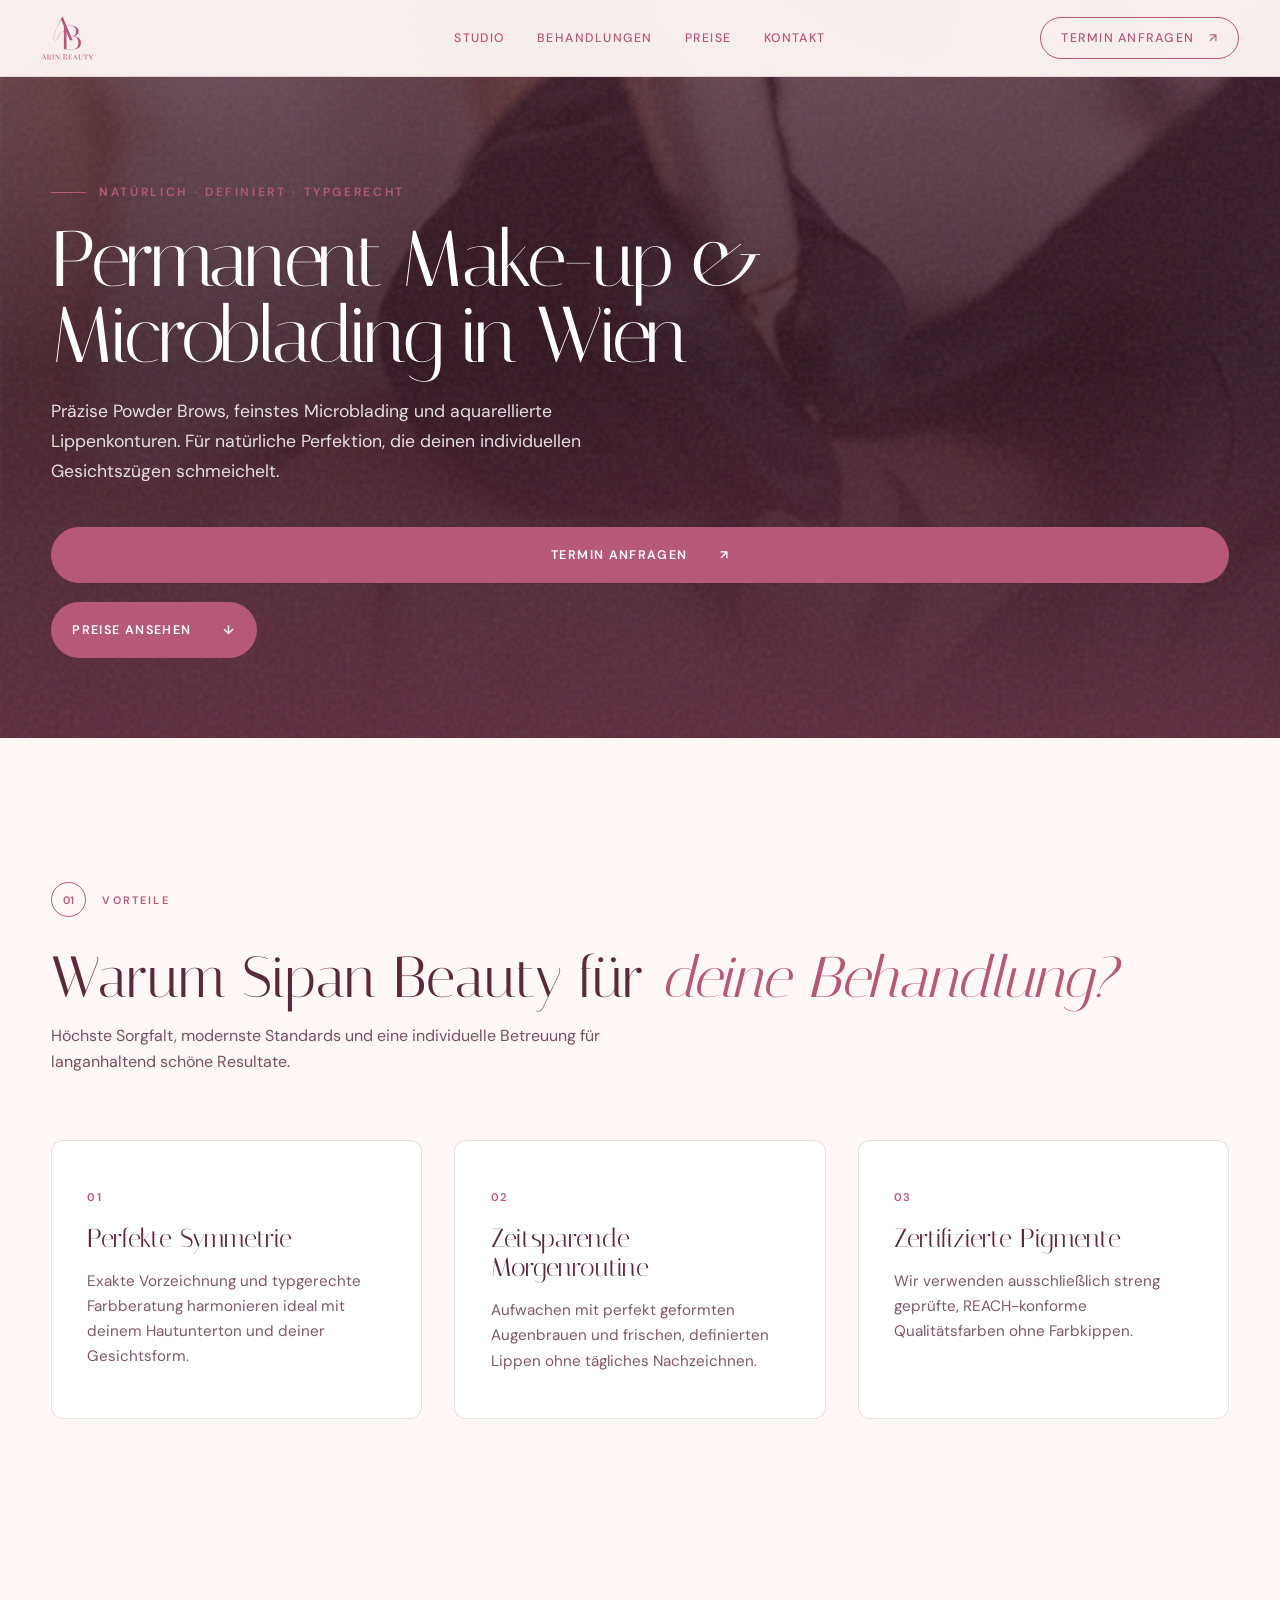
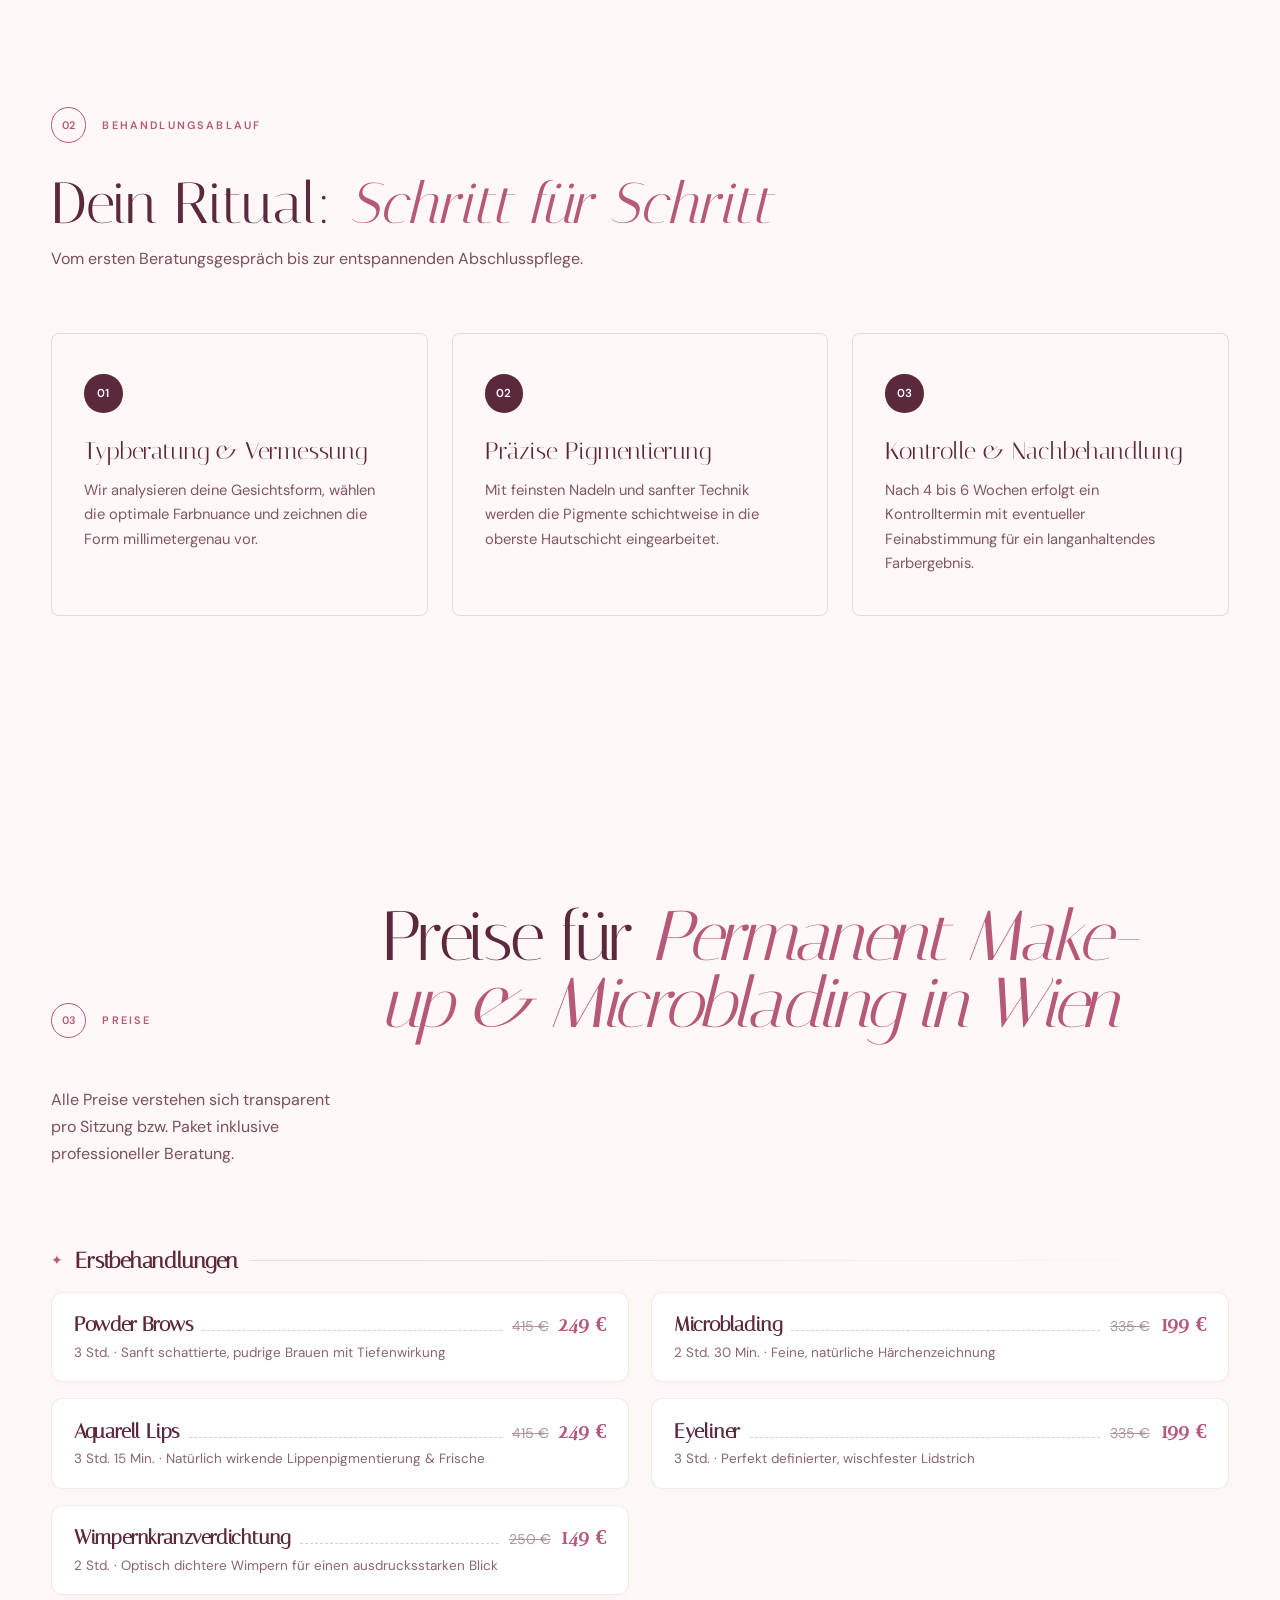
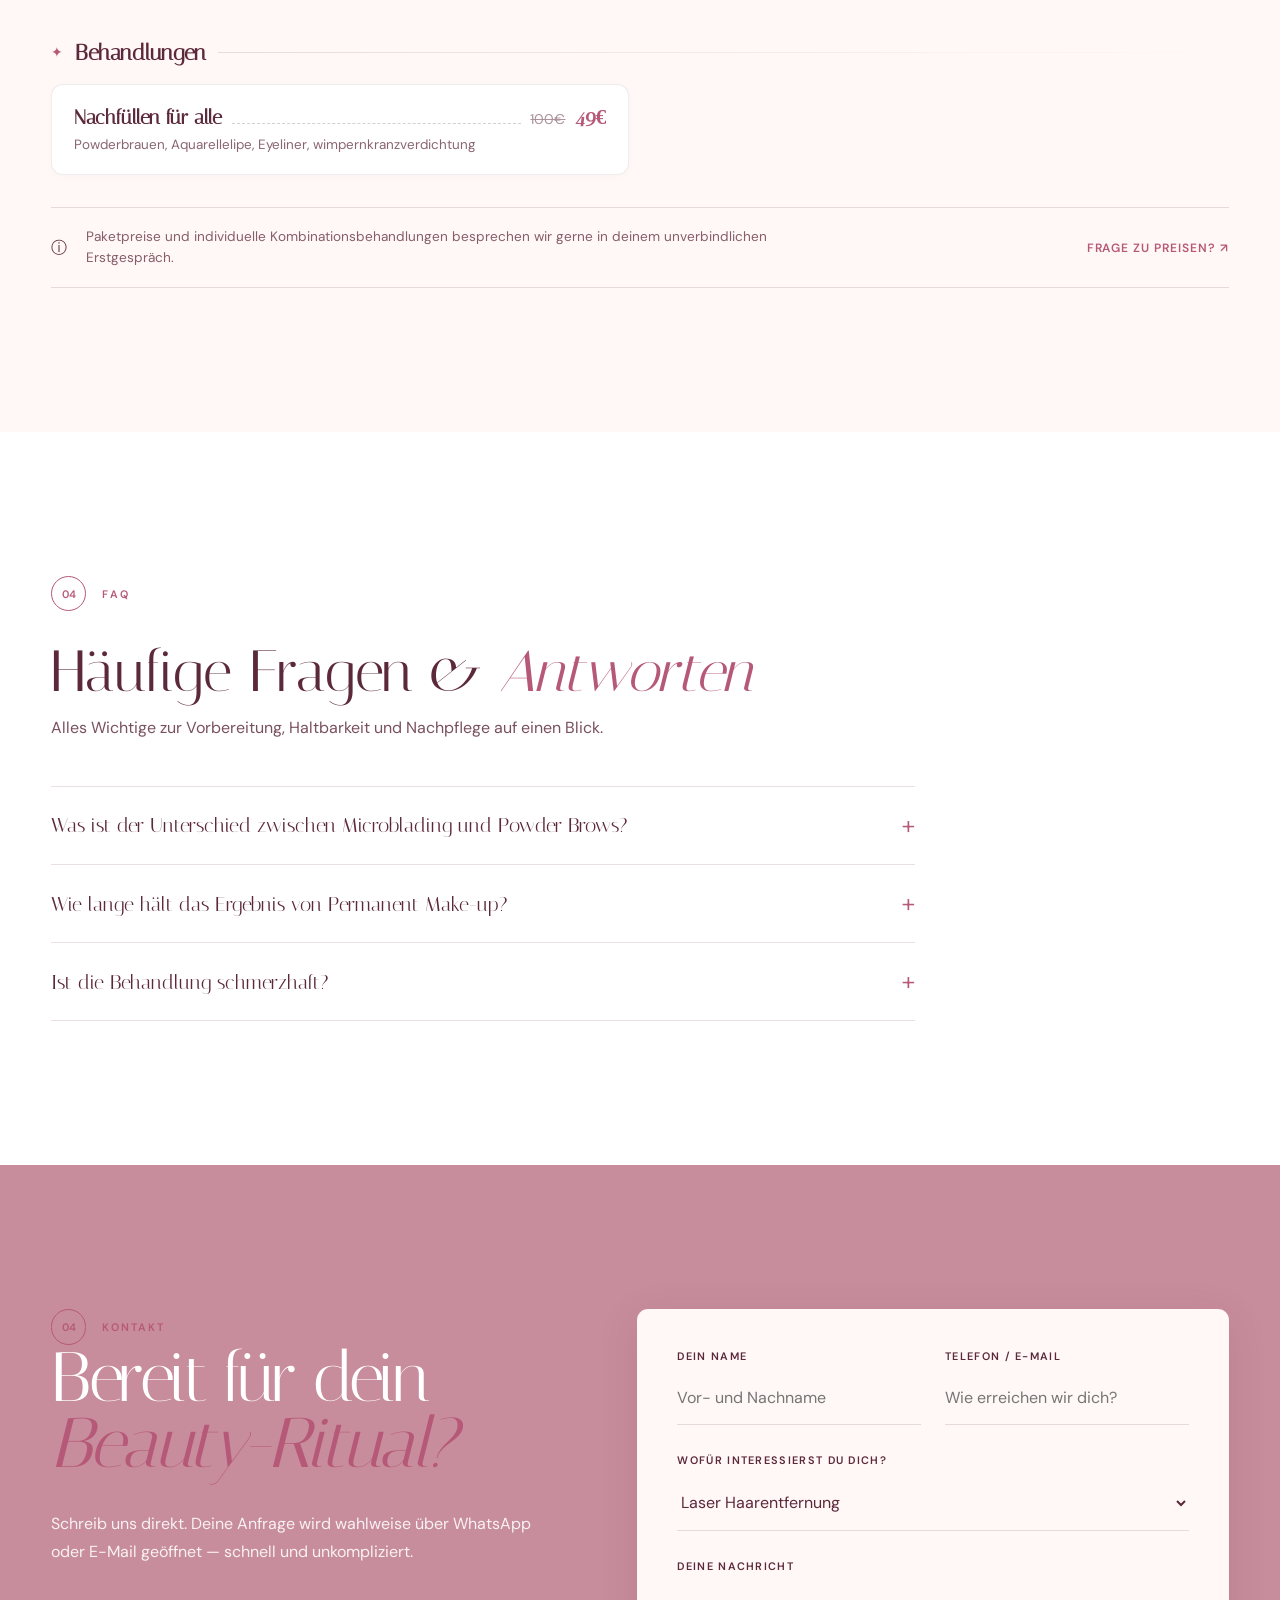
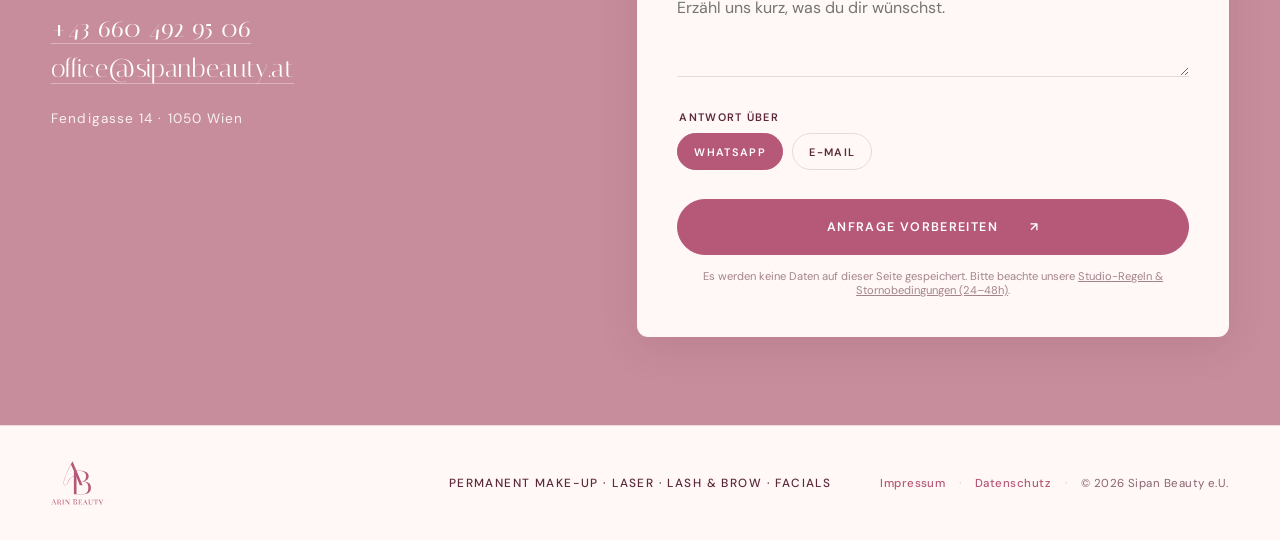
<file: permanent-makeup/index.html>
<!doctype html>
<html lang="de">
  <head>
    <meta charset="utf-8" />
    <meta name="viewport" content="width=device-width, initial-scale=1" />
    <title>
      Permanent Make-up &amp; Microblading in Wien — Sipan Beauty Wien
    </title>
    <meta
      name="description"
      content="Exklusives Permanent Make-up bei Sipan Beauty in 1050 Wien. Powder Brows, Microblading und Aquarell Lips für natürliche, langanhaltende Schönheit."
    />
    <meta name="theme-color" content="#2b111d" />
    <link rel="canonical" href="https://sipanbeauty.at/permanent-makeup/" />
    <!-- Open Graph / Facebook -->
    <meta property="og:type" content="website" />
    <meta property="og:url" content="https://sipanbeauty.at/permanent-makeup/" />
    <meta
      property="og:title"
      content="Permanent Make-up &#38; Microblading in Wien — Sipan Beauty Wien"
    />
    <meta
      property="og:description"
      content="Exklusives Permanent Make-up bei Sipan Beauty in 1050 Wien. Powder Brows, Microblading und Aquarell Lips für natürliche, langanhaltende Schönheit."
    />
    <meta
      property="og:image"
      content="https://sipanbeauty.at/images/laser.jpg"
    />
    <meta property="og:locale" content="de_AT" />
    <!-- Twitter -->
    <meta name="twitter:card" content="summary_large_image" />
    <meta
      name="twitter:url"
      content="https://sipanbeauty.at/permanent-makeup/"
    />
    <meta
      name="twitter:title"
      content="Permanent Make-up &#38; Microblading in Wien — Sipan Beauty Wien"
    />
    <meta
      name="twitter:description"
      content="Exklusives Permanent Make-up bei Sipan Beauty in 1050 Wien. Powder Brows, Microblading und Aquarell Lips für natürliche, langanhaltende Schönheit."
    />
    <meta
      name="twitter:image"
      content="https://sipanbeauty.at/images/laser.jpg"
    />
    <!-- Fonts & Preconnect -->
    <link rel="preconnect" href="https://fonts.googleapis.com" />
    <link rel="preconnect" href="https://fonts.gstatic.com" crossorigin />
    <link
      href="https://fonts.googleapis.com/css2?family=DM+Sans:wght@400;500;600&family=Italiana&display=swap"
      rel="stylesheet"
    />
    <!-- Favicon -->
    <link
      rel="icon"
      type="image/svg+xml"
      href="data:image/svg+xml,%3Csvg xmlns='http://www.w3.org/2000/svg' viewBox='0 0 64 64'%3E%3Crect width='64' height='64' rx='32' fill='%23f4b7ca'/%3E%3Cpath d='M18 45 30 17h4l12 28h-7l-2.5-6H27.2l-2.4 6h-6.8Zm11.5-12h4.8L32 27l-2.5 6Z' fill='%232b111d'/%3E%3C/svg%3E"
    />
    <!-- Local Business Schema for SEO -->
    <script type="application/ld+json">
      {
        "@context": "https://schema.org",
        "@type": "HealthAndBeautyBusiness",
        "name": "Sipan Beauty",
        "url": "https://sipanbeauty.at",
        "logo": "https://sipanbeauty.at/images/clinic-logo.svg",
        "image": "https://sipanbeauty.at/images/laser.jpg",
        "description": "Exklusives Permanent Make-up bei Sipan Beauty in 1050 Wien. Powder Brows, Microblading und Aquarell Lips für natürliche, langanhaltende Schönheit.",
        "telephone": "+436604929506",
        "priceRange": "€€",
        "address": {
          "@type": "PostalAddress",
          "streetAddress": "Fendigasse 14",
          "addressLocality": "Wien",
          "postalCode": "1050",
          "addressCountry": "AT"
        },
        "geo": {
          "@type": "GeoCoordinates",
          "latitude": 48.1834,
          "longitude": 16.3571
        },
        "openingHoursSpecification": [
          {
            "@type": "OpeningHoursSpecification",
            "dayOfWeek": [
              "Monday",
              "Tuesday",
              "Wednesday",
              "Thursday",
              "Friday"
            ],
            "opens": "09:00",
            "closes": "19:00"
          },
          {
            "@type": "OpeningHoursSpecification",
            "dayOfWeek": "Saturday",
            "opens": "09:00",
            "closes": "18:00"
          }
        ],
        "sameAs": ["https://www.instagram.com/sipanbeauty.at/"]
      }
    </script>
    <script type="application/ld+json">
      {
        "@context": "https://schema.org",
        "@type": "FAQPage",
        "mainEntity": [
          {
            "@type": "Question",
            "name": "Was ist der Unterschied zwischen Microblading und Powder Brows?",
            "acceptedAnswer": {
              "@type": "Answer",
              "text": "Microblading zeichnet feinste Härchen manuell in die Haut ein – ideal für trockene bis normale Haut, die Lücken auffüllen möchte. Powder Brows werden mit einer feinen Pigmentiermaschine sanft schattiert eingearbeitet, erzeugen einen pudrigen Ombré-Look und eignen sich für jeden Hauttyp, auch für ölige oder reifere Haut."
            }
          },
          {
            "@type": "Question",
            "name": "Wie lange hält das Ergebnis von Permanent Make-up?",
            "acceptedAnswer": {
              "@type": "Answer",
              "text": "Je nach Hauttyp, Stoffwechsel und UV-Exposition hält ein PMU zwischen 1,5 und 3 Jahren. Durch eine Auffrischung nach ca. 12 bis 18 Monaten bleibt die Farbbrillanz dauerhaft erhalten."
            }
          },
          {
            "@type": "Question",
            "name": "Ist die Behandlung schmerzhaft?",
            "acceptedAnswer": {
              "@type": "Answer",
              "text": "Die meisten Kundinnen empfinden die Behandlung als gut erträglich. Durch sanfte Pigmentiertechniken wird die Haut nur minimal beansprucht."
            }
          }
        ]
      }
    </script>
    <script type="application/ld+json">
      {
        "@context": "https://schema.org",
        "@type": "Service",
        "name": "Permanent Make-up & Microblading in Wien",
        "description": "Präzise Powder Brows, feinstes Microblading und aquarellierte Lippenkonturen. Für natürliche Perfektion, die deinen individuellen Gesichtszügen schmeichelt.",
        "provider": {
          "@type": "HealthAndBeautyBusiness",
          "name": "Sipan Beauty",
          "telephone": "+436604929506",
          "address": {
            "@type": "PostalAddress",
            "streetAddress": "Fendigasse 14",
            "addressLocality": "Wien",
            "postalCode": "1050",
            "addressCountry": "AT"
          }
        }
      }
    </script>
    <link rel="stylesheet" href="../_astro/_service_.DcyjNBuE.css" />
    <link rel="stylesheet" href="../_astro/_service_.Ce8ks4ca.css" />
  </head>
  <body>
    <a class="skip-link" href="index.html#main">Zum Inhalt springen</a>
    <div class="cursor-glow" aria-hidden="true"></div>
    <header class="site-header" id="site-header">
      <a class="brand" href="../index.html" aria-label="Sipan Beauty Startseite">
        <svg
          xmlns="http://www.w3.org/2000/svg"
          xmlns:xlink="http://www.w3.org/1999/xlink"
          width="auto"
          height="44"
          class="clinic-logo"
          aria-hidden="true"
          viewBox="25 60 325 272"
          preserveAspectRatio="xMidYMid meet"
        >
          <defs><g></g></defs>
          <g fill="currentColor" fill-opacity="1">
            <g transform="translate(95.556233, 209.247886)">
              <g>
                <path
                  d="M 107.566406 0 L 124.910156 0 L 63.175781 -145.761719 L 61.730469 -145.761719 C 46.039062 -119.128906 27.460938 -81.550781 16.515625 -52.027344 C 11.5625 -38.816406 8.671875 -27.253906 7.640625 -18.167969 C 6.605469 -8.878906 8.878906 -2.683594 14.453125 -0.207031 C 15.898438 1.03125 16.515625 1.03125 17.753906 1.238281 C 27.046875 1.652344 30.554688 -5.988281 34.480469 -16.308594 C 41.085938 -31.382812 49.136719 -52.648438 84.234375 -55.949219 Z M 83.617188 -57.394531 C 47.898438 -53.886719 39.640625 -32.207031 32.828125 -16.722656 C 29.523438 -7.226562 26.21875 0 17.960938 -0.621094 C 16.929688 -1.238281 16.308594 -1.238281 15.070312 -1.652344 C 10.117188 -3.304688 8.671875 -9.703125 9.085938 -18.167969 C 10.117188 -27.046875 13.007812 -38.402344 17.960938 -51.617188 C 26.632812 -75.566406 40.671875 -103.644531 53.265625 -128.007812 Z M 83.617188 -57.394531 "
                ></path>
              </g>
            </g>
          </g>
          <g fill="currentColor" fill-opacity="1">
            <g transform="translate(159.251214, 266.327521)">
              <g>
                <path
                  d="M 68.339844 -80.3125 C 85.0625 -83.824219 98.6875 -94.144531 98.6875 -112.726562 C 98.6875 -136.472656 73.914062 -145.761719 42.945312 -145.761719 L 7.226562 -145.761719 L 7.226562 0 L 56.15625 0 C 87.953125 -0.207031 112.726562 -7.226562 112.726562 -40.464844 C 112.726562 -69.785156 94.351562 -78.457031 68.339844 -80.3125 Z M 96.625 -40.464844 C 96.625 -3.304688 73.085938 -1.652344 54.503906 -1.652344 L 23.535156 -1.652344 L 23.535156 -115 C 25.1875 -106.945312 27.664062 -99.925781 31.382812 -94.351562 C 37.371094 -84.855469 46.453125 -79.28125 56.15625 -79.28125 C 74.121094 -79.28125 96.625 -77.421875 96.625 -40.464844 Z M 82.585938 -112.726562 C 82.585938 -90.222656 69.992188 -80.933594 56.15625 -80.933594 C 46.867188 -80.933594 38.816406 -86.09375 33.035156 -95.386719 C 27.046875 -104.054688 23.535156 -116.445312 23.535156 -130.691406 L 23.535156 -144.316406 L 42.945312 -144.316406 C 62.765625 -144.316406 82.585938 -136.265625 82.585938 -112.726562 Z M 82.585938 -112.726562 "
                ></path>
              </g>
            </g>
          </g>
          <g fill="currentColor" fill-opacity="1">
            <g transform="translate(27.166863, 329.665023)">
              <g>
                <path
                  d="M 27.59375 -4.09375 C 28.363281 -2.082031 29.484375 -1.039062 30.953125 -0.96875 L 30.953125 0 C 29.648438 -0.09375 27.910156 -0.140625 25.734375 -0.140625 C 22.953125 -0.140625 20.878906 -0.09375 19.515625 0 L 19.515625 -0.96875 C 20.742188 -1.039062 21.625 -1.195312 22.15625 -1.4375 C 22.695312 -1.675781 22.96875 -2.117188 22.96875 -2.765625 C 22.96875 -3.316406 22.769531 -4.082031 22.375 -5.0625 L 19.40625 -13.046875 L 7.640625 -13.046875 L 5.640625 -7.875 C 4.992188 -6.125 4.671875 -4.796875 4.671875 -3.890625 C 4.671875 -2.890625 5.019531 -2.160156 5.71875 -1.703125 C 6.414062 -1.242188 7.476562 -1 8.90625 -0.96875 L 8.90625 0 C 7.050781 -0.09375 5.1875 -0.140625 3.3125 -0.140625 C 1.851562 -0.140625 0.632812 -0.09375 -0.34375 0 L -0.34375 -0.96875 C 1.28125 -1.363281 2.5625 -2.773438 3.5 -5.203125 L 14.9375 -34.6875 L 15.71875 -34.6875 Z M 19.03125 -14.015625 L 13.578125 -28.5625 L 8.03125 -14.015625 Z M 19.03125 -14.015625 "
                ></path>
              </g>
            </g>
          </g>
          <g fill="currentColor" fill-opacity="1">
            <g transform="translate(59.605397, 329.665023)">
              <g>
                <path
                  d="M 30.75 -2.046875 C 30.132812 -1.171875 29.425781 -0.492188 28.625 -0.015625 C 27.832031 0.453125 26.882812 0.6875 25.78125 0.6875 C 23.0625 0.6875 21.394531 -0.546875 20.78125 -3.015625 L 19.265625 -9.09375 C 18.816406 -10.914062 18.144531 -12.132812 17.25 -12.75 C 16.351562 -13.363281 15.03125 -13.671875 13.28125 -13.671875 L 10.515625 -13.671875 L 10.515625 -5.15625 C 10.515625 -3.925781 10.609375 -3.035156 10.796875 -2.484375 C 10.992188 -1.929688 11.359375 -1.554688 11.890625 -1.359375 C 12.429688 -1.171875 13.285156 -1.039062 14.453125 -0.96875 L 14.453125 0 C 12.960938 -0.09375 10.898438 -0.140625 8.265625 -0.140625 C 5.484375 -0.140625 3.410156 -0.09375 2.046875 0 L 2.046875 -0.96875 C 3.210938 -1.039062 4.0625 -1.171875 4.59375 -1.359375 C 5.132812 -1.554688 5.5 -1.929688 5.6875 -2.484375 C 5.882812 -3.035156 5.984375 -3.925781 5.984375 -5.15625 L 5.984375 -24.421875 C 5.984375 -25.660156 5.882812 -26.550781 5.6875 -27.09375 C 5.5 -27.644531 5.132812 -28.019531 4.59375 -28.21875 C 4.0625 -28.414062 3.210938 -28.546875 2.046875 -28.609375 L 2.046875 -29.578125 C 3.410156 -29.484375 5.390625 -29.4375 7.984375 -29.4375 L 12.9375 -29.484375 C 13.488281 -29.515625 14.125 -29.53125 14.84375 -29.53125 C 18.476562 -29.53125 21.257812 -28.847656 23.1875 -27.484375 C 25.113281 -26.128906 26.078125 -24.363281 26.078125 -22.1875 C 26.078125 -20.300781 25.320312 -18.578125 23.8125 -17.015625 C 22.3125 -15.460938 19.835938 -14.476562 16.390625 -14.0625 C 17.046875 -14 17.597656 -13.929688 18.046875 -13.859375 C 19.765625 -13.609375 21.125 -13.09375 22.125 -12.3125 C 23.132812 -11.53125 23.851562 -10.28125 24.28125 -8.5625 L 25.34375 -4.140625 C 25.601562 -3.003906 25.882812 -2.195312 26.1875 -1.71875 C 26.5 -1.25 26.898438 -1.015625 27.390625 -1.015625 C 28.203125 -1.015625 29.09375 -1.566406 30.0625 -2.671875 Z M 13.625 -28.609375 C 12.75 -28.609375 12.09375 -28.492188 11.65625 -28.265625 C 11.21875 -28.035156 10.914062 -27.628906 10.75 -27.046875 C 10.59375 -26.460938 10.515625 -25.585938 10.515625 -24.421875 L 10.515625 -14.640625 L 13.765625 -14.640625 C 16.617188 -14.640625 18.570312 -15.25 19.625 -16.46875 C 20.6875 -17.6875 21.21875 -19.414062 21.21875 -21.65625 C 21.21875 -23.988281 20.625 -25.726562 19.4375 -26.875 C 18.25 -28.03125 16.3125 -28.609375 13.625 -28.609375 Z M 13.625 -28.609375 "
                ></path>
              </g>
            </g>
          </g>
          <g fill="currentColor" fill-opacity="1">
            <g transform="translate(91.75214, 329.665023)">
              <g>
                <path
                  d="M 14.453125 -28.609375 C 13.285156 -28.546875 12.429688 -28.414062 11.890625 -28.21875 C 11.359375 -28.019531 10.992188 -27.644531 10.796875 -27.09375 C 10.609375 -26.550781 10.515625 -25.660156 10.515625 -24.421875 L 10.515625 -5.15625 C 10.515625 -3.925781 10.609375 -3.035156 10.796875 -2.484375 C 10.992188 -1.929688 11.359375 -1.554688 11.890625 -1.359375 C 12.429688 -1.171875 13.285156 -1.039062 14.453125 -0.96875 L 14.453125 0 C 12.960938 -0.09375 10.898438 -0.140625 8.265625 -0.140625 C 5.484375 -0.140625 3.410156 -0.09375 2.046875 0 L 2.046875 -0.96875 C 3.210938 -1.039062 4.0625 -1.171875 4.59375 -1.359375 C 5.132812 -1.554688 5.5 -1.929688 5.6875 -2.484375 C 5.882812 -3.035156 5.984375 -3.925781 5.984375 -5.15625 L 5.984375 -24.421875 C 5.984375 -25.660156 5.882812 -26.550781 5.6875 -27.09375 C 5.5 -27.644531 5.132812 -28.019531 4.59375 -28.21875 C 4.0625 -28.414062 3.210938 -28.546875 2.046875 -28.609375 L 2.046875 -29.578125 C 3.410156 -29.484375 5.484375 -29.4375 8.265625 -29.4375 C 10.859375 -29.4375 12.921875 -29.484375 14.453125 -29.578125 Z M 14.453125 -28.609375 "
                ></path>
              </g>
            </g>
          </g>
          <g fill="currentColor" fill-opacity="1">
            <g transform="translate(110.038642, 329.665023)">
              <g>
                <path
                  d="M 31.625 -28.609375 C 30.488281 -28.546875 29.644531 -28.375 29.09375 -28.09375 C 28.539062 -27.820312 28.164062 -27.367188 27.96875 -26.734375 C 27.78125 -26.097656 27.6875 -25.164062 27.6875 -23.9375 L 27.6875 0.25 L 26.5625 0.25 L 7.109375 -26.71875 L 7.109375 -5.640625 C 7.109375 -4.378906 7.210938 -3.4375 7.421875 -2.8125 C 7.628906 -2.195312 8.039062 -1.753906 8.65625 -1.484375 C 9.269531 -1.210938 10.226562 -1.039062 11.53125 -0.96875 L 11.53125 0 C 10.363281 -0.09375 8.707031 -0.140625 6.5625 -0.140625 C 4.625 -0.140625 3.117188 -0.09375 2.046875 0 L 2.046875 -0.96875 C 3.179688 -1.039062 4.023438 -1.210938 4.578125 -1.484375 C 5.128906 -1.753906 5.5 -2.207031 5.6875 -2.84375 C 5.882812 -3.476562 5.984375 -4.410156 5.984375 -5.640625 L 5.984375 -24.421875 C 5.984375 -25.660156 5.882812 -26.550781 5.6875 -27.09375 C 5.5 -27.644531 5.132812 -28.019531 4.59375 -28.21875 C 4.0625 -28.414062 3.210938 -28.546875 2.046875 -28.609375 L 2.046875 -29.578125 C 3.117188 -29.484375 4.625 -29.4375 6.5625 -29.4375 C 8.320312 -29.4375 9.816406 -29.484375 11.046875 -29.578125 L 26.5625 -7.984375 L 26.5625 -23.9375 C 26.5625 -25.207031 26.457031 -26.148438 26.25 -26.765625 C 26.039062 -27.378906 25.625 -27.820312 25 -28.09375 C 24.382812 -28.375 23.429688 -28.546875 22.140625 -28.609375 L 22.140625 -29.578125 C 23.304688 -29.484375 24.957031 -29.4375 27.09375 -29.4375 C 29.039062 -29.4375 30.550781 -29.484375 31.625 -29.578125 Z M 31.625 -28.609375 "
                ></path>
              </g>
            </g>
          </g>
          <g fill="currentColor" fill-opacity="1">
            <g transform="translate(145.151962, 329.665023)"><g></g></g>
          </g>
          <g fill="currentColor" fill-opacity="1">
            <g transform="translate(159.06155, 329.665023)">
              <g>
                <path
                  d="M 18.203125 -18.203125 C 21.765625 -17.710938 24.304688 -16.679688 25.828125 -15.109375 C 27.359375 -13.535156 28.125 -11.644531 28.125 -9.4375 C 28.125 -7.59375 27.648438 -5.957031 26.703125 -4.53125 C 25.765625 -3.101562 24.421875 -1.988281 22.671875 -1.1875 C 20.921875 -0.394531 18.847656 0 16.453125 0 C 15.566406 0 14.816406 -0.015625 14.203125 -0.046875 C 12.128906 -0.109375 10.085938 -0.140625 8.078125 -0.140625 C 5.421875 -0.140625 3.410156 -0.09375 2.046875 0 L 2.046875 -0.96875 C 3.210938 -1.039062 4.0625 -1.171875 4.59375 -1.359375 C 5.132812 -1.554688 5.5 -1.929688 5.6875 -2.484375 C 5.882812 -3.035156 5.984375 -3.925781 5.984375 -5.15625 L 5.984375 -29.296875 C 5.984375 -30.523438 5.882812 -31.414062 5.6875 -31.96875 C 5.5 -32.519531 5.132812 -32.890625 4.59375 -33.078125 C 4.0625 -33.273438 3.210938 -33.40625 2.046875 -33.46875 L 2.046875 -34.453125 C 3.410156 -34.347656 5.390625 -34.296875 7.984375 -34.296875 L 13.234375 -34.34375 C 13.847656 -34.382812 14.546875 -34.40625 15.328125 -34.40625 C 18.640625 -34.40625 21.175781 -33.707031 22.9375 -32.3125 C 24.707031 -30.914062 25.59375 -29.066406 25.59375 -26.765625 C 25.59375 -24.878906 25 -23.191406 23.8125 -21.703125 C 22.632812 -20.210938 20.765625 -19.078125 18.203125 -18.296875 Z M 14.109375 -33.46875 C 13.109375 -33.46875 12.351562 -33.351562 11.84375 -33.125 C 11.34375 -32.90625 10.992188 -32.503906 10.796875 -31.921875 C 10.609375 -31.335938 10.515625 -30.460938 10.515625 -29.296875 L 10.515625 -18.296875 L 13.765625 -18.296875 C 16.429688 -18.296875 18.289062 -19.015625 19.34375 -20.453125 C 20.394531 -21.898438 20.921875 -23.820312 20.921875 -26.21875 C 20.921875 -28.65625 20.382812 -30.472656 19.3125 -31.671875 C 18.238281 -32.867188 16.503906 -33.46875 14.109375 -33.46875 Z M 14.15625 -1.125 C 20.21875 -1.125 23.25 -3.960938 23.25 -9.640625 C 23.25 -12.203125 22.5625 -14.144531 21.1875 -15.46875 C 19.8125 -16.800781 17.613281 -17.46875 14.59375 -17.46875 L 10.515625 -17.46875 L 10.515625 -5.15625 C 10.515625 -3.988281 10.609375 -3.128906 10.796875 -2.578125 C 10.992188 -2.023438 11.34375 -1.644531 11.84375 -1.4375 C 12.351562 -1.226562 13.125 -1.125 14.15625 -1.125 Z M 14.15625 -1.125 "
                ></path>
              </g>
            </g>
          </g>
          <g fill="currentColor" fill-opacity="1">
            <g transform="translate(191.159652, 329.665023)">
              <g>
                <path
                  d="M 25.984375 -5.734375 C 25.984375 -4.054688 26.097656 -2.144531 26.328125 0 C 24.210938 -0.09375 20.660156 -0.140625 15.671875 -0.140625 C 9.671875 -0.140625 5.128906 -0.09375 2.046875 0 L 2.046875 -0.96875 C 3.210938 -1.039062 4.0625 -1.171875 4.59375 -1.359375 C 5.132812 -1.554688 5.5 -1.929688 5.6875 -2.484375 C 5.882812 -3.035156 5.984375 -3.925781 5.984375 -5.15625 L 5.984375 -24.421875 C 5.984375 -25.660156 5.882812 -26.550781 5.6875 -27.09375 C 5.5 -27.644531 5.132812 -28.019531 4.59375 -28.21875 C 4.0625 -28.414062 3.210938 -28.546875 2.046875 -28.609375 L 2.046875 -29.578125 C 5.128906 -29.484375 9.671875 -29.4375 15.671875 -29.4375 C 20.210938 -29.4375 23.4375 -29.484375 25.34375 -29.578125 C 25.125 -27.628906 25.015625 -25.878906 25.015625 -24.328125 C 25.015625 -23.066406 25.0625 -22.0625 25.15625 -21.3125 L 24.03125 -21.3125 C 23.8125 -23.96875 23.253906 -25.820312 22.359375 -26.875 C 21.460938 -27.9375 20.007812 -28.46875 18 -28.46875 L 14.453125 -28.46875 C 13.285156 -28.46875 12.429688 -28.375 11.890625 -28.1875 C 11.359375 -28.007812 10.992188 -27.644531 10.796875 -27.09375 C 10.609375 -26.550781 10.515625 -25.660156 10.515625 -24.421875 L 10.515625 -15.375 L 14.546875 -15.375 C 15.585938 -15.375 16.382812 -15.640625 16.9375 -16.171875 C 17.488281 -16.710938 17.859375 -17.296875 18.046875 -17.921875 C 18.242188 -18.554688 18.425781 -19.363281 18.59375 -20.34375 L 19.703125 -20.34375 C 19.609375 -19.238281 19.5625 -18.035156 19.5625 -16.734375 L 19.5625 -14.890625 C 19.5625 -13.617188 19.660156 -11.800781 19.859375 -9.4375 L 18.734375 -9.4375 C 18.535156 -11 18.160156 -12.21875 17.609375 -13.09375 C 17.054688 -13.96875 16.035156 -14.40625 14.546875 -14.40625 L 10.515625 -14.40625 L 10.515625 -5.15625 C 10.515625 -3.925781 10.609375 -3.035156 10.796875 -2.484375 C 10.992188 -1.929688 11.359375 -1.566406 11.890625 -1.390625 C 12.429688 -1.210938 13.285156 -1.125 14.453125 -1.125 L 18 -1.125 C 19.625 -1.125 20.90625 -1.378906 21.84375 -1.890625 C 22.78125 -2.410156 23.492188 -3.242188 23.984375 -4.390625 C 24.472656 -5.546875 24.816406 -7.164062 25.015625 -9.25 L 26.125 -9.25 C 26.03125 -8.375 25.984375 -7.203125 25.984375 -5.734375 Z M 25.984375 -5.734375 "
                ></path>
              </g>
            </g>
          </g>
          <g fill="currentColor" fill-opacity="1">
            <g transform="translate(221.896042, 329.665023)">
              <g>
                <path
                  d="M 26.765625 -4.09375 C 27.640625 -2.082031 28.757812 -1.039062 30.125 -0.96875 L 30.125 0 C 28.820312 -0.09375 27.082031 -0.140625 24.90625 -0.140625 C 22.125 -0.140625 20.050781 -0.09375 18.6875 0 L 18.6875 -0.96875 C 19.882812 -1.039062 20.765625 -1.203125 21.328125 -1.453125 C 21.898438 -1.710938 22.1875 -2.148438 22.1875 -2.765625 C 22.1875 -3.285156 21.957031 -4.050781 21.5 -5.0625 L 19.03125 -10.609375 L 7.203125 -10.609375 L 5.546875 -6.953125 C 4.992188 -5.691406 4.71875 -4.65625 4.71875 -3.84375 C 4.71875 -3 5.015625 -2.34375 5.609375 -1.875 C 6.210938 -1.40625 7.179688 -1.101562 8.515625 -0.96875 L 8.515625 0 C 7.546875 -0.09375 6.070312 -0.140625 4.09375 -0.140625 C 2.113281 -0.140625 0.703125 -0.09375 -0.140625 0 L -0.140625 -0.96875 C 0.734375 -1.195312 1.476562 -1.691406 2.09375 -2.453125 C 2.707031 -3.210938 3.289062 -4.226562 3.84375 -5.5 L 14.59375 -29.828125 L 15.375 -29.828125 Z M 18.640625 -11.578125 L 13.140625 -23.9375 L 7.59375 -11.578125 Z M 18.640625 -11.578125 "
                ></path>
              </g>
            </g>
          </g>
          <g fill="currentColor" fill-opacity="1">
            <g transform="translate(253.653727, 329.665023)">
              <g>
                <path
                  d="M 30.796875 -28.609375 C 29.660156 -28.546875 28.816406 -28.375 28.265625 -28.09375 C 27.710938 -27.820312 27.335938 -27.367188 27.140625 -26.734375 C 26.953125 -26.097656 26.859375 -25.164062 26.859375 -23.9375 L 26.859375 -13.1875 C 26.859375 -10.945312 26.703125 -9.039062 26.390625 -7.46875 C 26.085938 -5.894531 25.578125 -4.523438 24.859375 -3.359375 C 24.085938 -2.128906 22.960938 -1.144531 21.484375 -0.40625 C 20.003906 0.320312 18.328125 0.6875 16.453125 0.6875 C 13.109375 0.6875 10.546875 -0.0234375 8.765625 -1.453125 C 7.335938 -2.722656 6.378906 -4.164062 5.890625 -5.78125 C 5.398438 -7.40625 5.15625 -9.828125 5.15625 -13.046875 L 5.15625 -24.421875 C 5.15625 -25.660156 5.054688 -26.550781 4.859375 -27.09375 C 4.671875 -27.644531 4.304688 -28.019531 3.765625 -28.21875 C 3.234375 -28.414062 2.382812 -28.546875 1.21875 -28.609375 L 1.21875 -29.578125 C 2.582031 -29.484375 4.65625 -29.4375 7.4375 -29.4375 C 10.039062 -29.4375 12.101562 -29.484375 13.625 -29.578125 L 13.625 -28.609375 C 12.457031 -28.546875 11.601562 -28.414062 11.0625 -28.21875 C 10.53125 -28.019531 10.164062 -27.644531 9.96875 -27.09375 C 9.78125 -26.550781 9.6875 -25.660156 9.6875 -24.421875 L 9.6875 -12.21875 C 9.6875 -9.8125 9.847656 -7.820312 10.171875 -6.25 C 10.492188 -4.675781 11.179688 -3.410156 12.234375 -2.453125 C 13.285156 -1.492188 14.835938 -1.015625 16.890625 -1.015625 C 20.128906 -1.015625 22.410156 -2.035156 23.734375 -4.078125 C 25.066406 -6.128906 25.734375 -8.988281 25.734375 -12.65625 L 25.734375 -23.9375 C 25.734375 -25.6875 25.414062 -26.882812 24.78125 -27.53125 C 24.15625 -28.1875 23 -28.546875 21.3125 -28.609375 L 21.3125 -29.578125 C 22.476562 -29.484375 24.132812 -29.4375 26.28125 -29.4375 C 28.21875 -29.4375 29.722656 -29.484375 30.796875 -29.578125 Z M 30.796875 -28.609375 "
                ></path>
              </g>
            </g>
          </g>
          <g fill="currentColor" fill-opacity="1">
            <g transform="translate(287.453981, 329.665023)">
              <g>
                <path
                  d="M 29.046875 -29.578125 C 28.816406 -27.441406 28.703125 -25.53125 28.703125 -23.84375 C 28.703125 -22.15625 28.753906 -20.828125 28.859375 -19.859375 L 27.734375 -19.859375 C 27.535156 -22.117188 27.222656 -23.847656 26.796875 -25.046875 C 26.378906 -26.253906 25.703125 -27.125 24.765625 -27.65625 C 23.828125 -28.195312 22.484375 -28.46875 20.734375 -28.46875 L 17.609375 -28.46875 L 17.609375 -5.640625 C 17.609375 -4.273438 17.738281 -3.285156 18 -2.671875 C 18.257812 -2.054688 18.710938 -1.632812 19.359375 -1.40625 C 20.015625 -1.1875 21.070312 -1.039062 22.53125 -0.96875 L 22.53125 0 C 20.84375 -0.09375 18.457031 -0.140625 15.375 -0.140625 C 12.132812 -0.140625 9.734375 -0.09375 8.171875 0 L 8.171875 -0.96875 C 9.628906 -1.039062 10.679688 -1.1875 11.328125 -1.40625 C 11.984375 -1.632812 12.441406 -2.054688 12.703125 -2.671875 C 12.960938 -3.285156 13.09375 -4.273438 13.09375 -5.640625 L 13.09375 -28.46875 L 9.96875 -28.46875 C 8.21875 -28.46875 6.875 -28.195312 5.9375 -27.65625 C 5 -27.125 4.316406 -26.253906 3.890625 -25.046875 C 3.472656 -23.847656 3.164062 -22.117188 2.96875 -19.859375 L 1.84375 -19.859375 C 1.945312 -20.890625 2 -22.21875 2 -23.84375 C 2 -25.53125 1.882812 -27.441406 1.65625 -29.578125 C 4.34375 -29.484375 8.914062 -29.4375 15.375 -29.4375 C 21.800781 -29.4375 26.359375 -29.484375 29.046875 -29.578125 Z M 29.046875 -29.578125 "
                ></path>
              </g>
            </g>
          </g>
          <g fill="currentColor" fill-opacity="1">
            <g transform="translate(319.941161, 329.665023)">
              <g>
                <path
                  d="M 23.640625 -29.390625 C 25.492188 -29.390625 26.742188 -29.453125 27.390625 -29.578125 L 27.390625 -28.5625 C 26.835938 -28.425781 26.332031 -28.113281 25.875 -27.625 C 25.425781 -27.144531 24.894531 -26.351562 24.28125 -25.25 L 16.640625 -11.578125 L 16.640625 -5.15625 C 16.640625 -3.925781 16.734375 -3.035156 16.921875 -2.484375 C 17.117188 -1.929688 17.484375 -1.554688 18.015625 -1.359375 C 18.554688 -1.171875 19.410156 -1.039062 20.578125 -0.96875 L 20.578125 0 C 19.085938 -0.09375 17.03125 -0.140625 14.40625 -0.140625 C 11.613281 -0.140625 9.535156 -0.09375 8.171875 0 L 8.171875 -0.96875 C 9.335938 -1.039062 10.1875 -1.171875 10.71875 -1.359375 C 11.257812 -1.554688 11.625 -1.929688 11.8125 -2.484375 C 12.007812 -3.035156 12.109375 -3.925781 12.109375 -5.15625 L 12.109375 -10.21875 L 2.71875 -25.84375 C 2.101562 -26.875 1.59375 -27.5625 1.1875 -27.90625 C 0.78125 -28.25 0.351562 -28.46875 -0.09375 -28.5625 L -0.09375 -29.578125 C 1.976562 -29.453125 3.40625 -29.390625 4.1875 -29.390625 C 6.425781 -29.390625 8.695312 -29.453125 11 -29.578125 L 11 -28.5625 C 9.894531 -28.5625 9.050781 -28.472656 8.46875 -28.296875 C 7.882812 -28.117188 7.59375 -27.71875 7.59375 -27.09375 C 7.59375 -26.550781 7.867188 -25.789062 8.421875 -24.8125 L 15.765625 -12.546875 L 21.796875 -23.15625 C 22.515625 -24.457031 22.875 -25.5 22.875 -26.28125 C 22.875 -27.632812 21.753906 -28.394531 19.515625 -28.5625 L 19.515625 -29.578125 C 20.710938 -29.453125 22.085938 -29.390625 23.640625 -29.390625 Z M 23.640625 -29.390625 "
                ></path>
              </g>
            </g>
          </g>
        </svg>
      </a>
      <nav class="desktop-nav" aria-label="Hauptnavigation">
        <a href="../index.html#studio">Studio</a>
        <a href="../behandlungen/index.html" class="active">Behandlungen</a>
        <a href="../preise/index.html" class>Preise</a>
        <a href="../kontakt/index.html" class>Kontakt</a>
      </nav>
      <a class="nav-cta" href="../kontakt/index.html"
        >Termin anfragen <span>↗</span></a
      >
      <button
        class="menu-toggle"
        id="menu-toggle"
        type="button"
        aria-expanded="false"
        aria-controls="mobile-menu"
        aria-label="Menü öffnen"
      >
        <span></span><span></span>
      </button>
      <nav class="mobile-menu" id="mobile-menu" aria-label="Mobile Navigation">
        <a href="../index.html">Startseite</a>
        <a href="../index.html#studio">Studio</a>
        <a href="../behandlungen/index.html">Behandlungen</a>
        <a href="../preise/index.html">Preise</a>
        <a href="../kontakt/index.html">Kontakt</a>
        <a class="mobile-menu-cta" href="../kontakt/index.html"
          >Termin anfragen <span>↗</span></a
        >
      </nav>
    </header>
    <script type="module">
      const t = document.getElementById("menu-toggle"),
        n = document.getElementById("mobile-menu");
      if (t && n) {
        const s = () => {
          (t.setAttribute("aria-expanded", "false"),
            t.setAttribute("aria-label", "Menü öffnen"),
            n.classList.remove("open"),
            document.body.classList.remove("menu-open"));
        };
        (t.addEventListener("click", () => {
          const e = t.getAttribute("aria-expanded") === "true";
          (t.setAttribute("aria-expanded", String(!e)),
            t.setAttribute("aria-label", e ? "Menü öffnen" : "Menü schließen"),
            n.classList.toggle("open", !e),
            document.body.classList.toggle("menu-open", !e));
        }),
          n.querySelectorAll("a").forEach((e) => {
            e.addEventListener("click", s);
          }),
          window.addEventListener("keydown", (e) => {
            e.key === "Escape" && n.classList.contains("open") && s();
          }));
      }
    </script>
    <main id="main" data-astro-cid-qi53ejbq>
      <!-- Immersive Dark Editorial Hero -->
      <section
        class="service-hero"
        aria-label="Permanent Make-up &#38; Microblading in Wien"
        data-astro-cid-qi53ejbq
      >
        <img
          class="service-hero-bg"
          src="../images/pmu.jpg"
          alt="Permanent Make-up &#38; Microblading in Wien"
          data-astro-cid-qi53ejbq
        />
        <div class="service-hero-wash" data-astro-cid-qi53ejbq></div>
        <div
          class="hero-grain"
          aria-hidden="true"
          data-astro-cid-qi53ejbq
        ></div>
        <div class="service-hero-content" data-astro-cid-qi53ejbq>
          <p class="eyebrow hero-kicker reveal" data-astro-cid-qi53ejbq>
            NATÜRLICH · DEFINIERT · TYPGERECHT
          </p>
          <h1 class="reveal" data-astro-cid-qi53ejbq>
            Permanent Make-up &amp; Microblading in Wien
          </h1>
          <p class="service-hero-lead reveal" data-astro-cid-qi53ejbq>
            Präzise Powder Brows, feinstes Microblading und aquarellierte
            Lippenkonturen. Für natürliche Perfektion, die deinen individuellen
            Gesichtszügen schmeichelt.
          </p>
          <div class="service-hero-actions reveal" data-astro-cid-qi53ejbq>
            <a
              class="button button-pink"
              href="index.html#kontakt"
              data-astro-cid-qi53ejbq
              >Termin anfragen <span data-astro-cid-qi53ejbq>↗</span></a
            >
            <a
              class="button button-light"
              href="index.html#preise"
              data-astro-cid-qi53ejbq
              >Preise ansehen <span data-astro-cid-qi53ejbq>↓</span></a
            >
          </div>
        </div>
      </section>
      <!-- Benefits Section -->
      <section class="section service-benefits" data-astro-cid-qi53ejbq>
        <div class="section-label reveal" data-astro-cid-qi53ejbq>
          <span data-astro-cid-qi53ejbq>01</span> VORTEILE
        </div>
        <div class="benefits-intro reveal" data-astro-cid-qi53ejbq>
          <h2 data-astro-cid-qi53ejbq>
            Warum Sipan Beauty für
            <em data-astro-cid-qi53ejbq>deine Behandlung?</em>
          </h2>
          <p data-astro-cid-qi53ejbq>
            Höchste Sorgfalt, modernste Standards und eine individuelle
            Betreuung für langanhaltend schöne Resultate.
          </p>
        </div>
        <div class="benefits-grid" data-astro-cid-qi53ejbq>
          <div class="benefit-card reveal" data-astro-cid-qi53ejbq>
            <span class="benefit-number" data-astro-cid-qi53ejbq>01</span>
            <h3 data-astro-cid-qi53ejbq>Perfekte Symmetrie</h3>
            <p data-astro-cid-qi53ejbq>
              Exakte Vorzeichnung und typgerechte Farbberatung harmonieren ideal
              mit deinem Hautunterton und deiner Gesichtsform.
            </p>
          </div>
          <div class="benefit-card reveal" data-astro-cid-qi53ejbq>
            <span class="benefit-number" data-astro-cid-qi53ejbq>02</span>
            <h3 data-astro-cid-qi53ejbq>Zeitsparende Morgenroutine</h3>
            <p data-astro-cid-qi53ejbq>
              Aufwachen mit perfekt geformten Augenbrauen und frischen,
              definierten Lippen ohne tägliches Nachzeichnen.
            </p>
          </div>
          <div class="benefit-card reveal" data-astro-cid-qi53ejbq>
            <span class="benefit-number" data-astro-cid-qi53ejbq>03</span>
            <h3 data-astro-cid-qi53ejbq>Zertifizierte Pigmente</h3>
            <p data-astro-cid-qi53ejbq>
              Wir verwenden ausschließlich streng geprüfte, REACH-konforme
              Qualitätsfarben ohne Farbkippen.
            </p>
          </div>
        </div>
      </section>
      <!-- MeDioStar Monolith Deep-Dive (Exclusive to Laser Hair Removal) -->
      <!-- Dedicated Facial Treatments & Chemical Peels Deep-Dive -->
      <!-- Standard Treatment Steps for other treatments -->
      <section class="section service-steps" data-astro-cid-qi53ejbq>
        <div class="section-label reveal" data-astro-cid-qi53ejbq>
          <span data-astro-cid-qi53ejbq>02</span> BEHANDLUNGSABLAUF
        </div>
        <div class="steps-heading reveal" data-astro-cid-qi53ejbq>
          <h2 data-astro-cid-qi53ejbq>
            Dein Ritual: <em data-astro-cid-qi53ejbq>Schritt für Schritt</em>
          </h2>
          <p data-astro-cid-qi53ejbq>
            Vom ersten Beratungsgespräch bis zur entspannenden Abschlusspflege.
          </p>
        </div>
        <div class="steps-grid" data-astro-cid-qi53ejbq>
          <article class="step-card reveal" data-astro-cid-qi53ejbq>
            <span class="step-badge" data-astro-cid-qi53ejbq>01</span>
            <h3 data-astro-cid-qi53ejbq>Typberatung &amp; Vermessung</h3>
            <p data-astro-cid-qi53ejbq>
              Wir analysieren deine Gesichtsform, wählen die optimale Farbnuance
              und zeichnen die Form millimetergenau vor.
            </p>
          </article>
          <article class="step-card reveal" data-astro-cid-qi53ejbq>
            <span class="step-badge" data-astro-cid-qi53ejbq>02</span>
            <h3 data-astro-cid-qi53ejbq>Präzise Pigmentierung</h3>
            <p data-astro-cid-qi53ejbq>
              Mit feinsten Nadeln und sanfter Technik werden die Pigmente
              schichtweise in die oberste Hautschicht eingearbeitet.
            </p>
          </article>
          <article class="step-card reveal" data-astro-cid-qi53ejbq>
            <span class="step-badge" data-astro-cid-qi53ejbq>03</span>
            <h3 data-astro-cid-qi53ejbq>Kontrolle &amp; Nachbehandlung</h3>
            <p data-astro-cid-qi53ejbq>
              Nach 4 bis 6 Wochen erfolgt ein Kontrolltermin mit eventueller
              Feinabstimmung für ein langanhaltendes Farbergebnis.
            </p>
          </article>
        </div>
      </section>
      <!-- Dynamic Category Pricing (Directly from prices.json) -->
      <section
        class="section service-pricing"
        id="preise"
        data-astro-cid-qi53ejbq
      >
        <div
          class="section-heading price-heading reveal"
          data-astro-cid-qi53ejbq
        >
          <div class="section-label" data-astro-cid-qi53ejbq>
            <span data-astro-cid-qi53ejbq>03</span> PREISE
          </div>
          <h2 data-astro-cid-qi53ejbq>
            Preise für
            <em data-astro-cid-qi53ejbq
              >Permanent Make-up &amp; Microblading in Wien</em
            >
          </h2>
          <p data-astro-cid-qi53ejbq>
            Alle Preise verstehen sich transparent pro Sitzung bzw. Paket
            inklusive professioneller Beratung.
          </p>
        </div>
        <div class="service-price-panel reveal" data-astro-cid-qi53ejbq>
          <div class="price-group" data-astro-cid-qi53ejbq>
            <div class="price-group-header" data-astro-cid-qi53ejbq>
              <span class="price-group-badge" data-astro-cid-qi53ejbq>✦</span>
              <h3 class="price-group-title" data-astro-cid-qi53ejbq>
                Erstbehandlungen
              </h3>
              <span class="price-group-line" data-astro-cid-qi53ejbq></span>
            </div>
            <div class="price-menu-grid" data-astro-cid-qi53ejbq>
              <article class="price-menu-card" data-astro-cid-qi53ejbq>
                <div class="price-menu-header" data-astro-cid-qi53ejbq>
                  <h4 class="price-menu-title" data-astro-cid-qi53ejbq>
                    Powder Brows
                  </h4>
                  <span
                    class="price-leader"
                    aria-hidden="true"
                    data-astro-cid-qi53ejbq
                  ></span>
                  <div class="price-figures" data-astro-cid-qi53ejbq>
                    <span class="price-old" data-astro-cid-qi53ejbq>415 €</span>
                    <strong class="price-now" data-astro-cid-qi53ejbq
                      >249 €</strong
                    >
                  </div>
                </div>
                <p class="price-menu-detail" data-astro-cid-qi53ejbq>
                  3 Std. · Sanft schattierte, pudrige Brauen mit Tiefenwirkung
                </p>
              </article>
              <article class="price-menu-card" data-astro-cid-qi53ejbq>
                <div class="price-menu-header" data-astro-cid-qi53ejbq>
                  <h4 class="price-menu-title" data-astro-cid-qi53ejbq>
                    Microblading
                  </h4>
                  <span
                    class="price-leader"
                    aria-hidden="true"
                    data-astro-cid-qi53ejbq
                  ></span>
                  <div class="price-figures" data-astro-cid-qi53ejbq>
                    <span class="price-old" data-astro-cid-qi53ejbq>335 €</span>
                    <strong class="price-now" data-astro-cid-qi53ejbq
                      >199 €</strong
                    >
                  </div>
                </div>
                <p class="price-menu-detail" data-astro-cid-qi53ejbq>
                  2 Std. 30 Min. · Feine, natürliche Härchenzeichnung
                </p>
              </article>
              <article class="price-menu-card" data-astro-cid-qi53ejbq>
                <div class="price-menu-header" data-astro-cid-qi53ejbq>
                  <h4 class="price-menu-title" data-astro-cid-qi53ejbq>
                    Aquarell Lips
                  </h4>
                  <span
                    class="price-leader"
                    aria-hidden="true"
                    data-astro-cid-qi53ejbq
                  ></span>
                  <div class="price-figures" data-astro-cid-qi53ejbq>
                    <span class="price-old" data-astro-cid-qi53ejbq>415 €</span>
                    <strong class="price-now" data-astro-cid-qi53ejbq
                      >249 €</strong
                    >
                  </div>
                </div>
                <p class="price-menu-detail" data-astro-cid-qi53ejbq>
                  3 Std. 15 Min. · Natürlich wirkende Lippenpigmentierung &amp;
                  Frische
                </p>
              </article>
              <article class="price-menu-card" data-astro-cid-qi53ejbq>
                <div class="price-menu-header" data-astro-cid-qi53ejbq>
                  <h4 class="price-menu-title" data-astro-cid-qi53ejbq>
                    Eyeliner
                  </h4>
                  <span
                    class="price-leader"
                    aria-hidden="true"
                    data-astro-cid-qi53ejbq
                  ></span>
                  <div class="price-figures" data-astro-cid-qi53ejbq>
                    <span class="price-old" data-astro-cid-qi53ejbq>335 €</span>
                    <strong class="price-now" data-astro-cid-qi53ejbq
                      >199 €</strong
                    >
                  </div>
                </div>
                <p class="price-menu-detail" data-astro-cid-qi53ejbq>
                  3 Std. · Perfekt definierter, wischfester Lidstrich
                </p>
              </article>
              <article class="price-menu-card" data-astro-cid-qi53ejbq>
                <div class="price-menu-header" data-astro-cid-qi53ejbq>
                  <h4 class="price-menu-title" data-astro-cid-qi53ejbq>
                    Wimpernkranzverdichtung
                  </h4>
                  <span
                    class="price-leader"
                    aria-hidden="true"
                    data-astro-cid-qi53ejbq
                  ></span>
                  <div class="price-figures" data-astro-cid-qi53ejbq>
                    <span class="price-old" data-astro-cid-qi53ejbq>250 €</span>
                    <strong class="price-now" data-astro-cid-qi53ejbq
                      >149 €</strong
                    >
                  </div>
                </div>
                <p class="price-menu-detail" data-astro-cid-qi53ejbq>
                  2 Std. · Optisch dichtere Wimpern für einen ausdrucksstarken
                  Blick
                </p>
              </article>
            </div>
          </div>
          <div class="price-group" data-astro-cid-qi53ejbq>
            <div class="price-group-header" data-astro-cid-qi53ejbq>
              <span class="price-group-badge" data-astro-cid-qi53ejbq>✦</span>
              <h3 class="price-group-title" data-astro-cid-qi53ejbq>
                Behandlungen
              </h3>
              <span class="price-group-line" data-astro-cid-qi53ejbq></span>
            </div>
            <div class="price-menu-grid" data-astro-cid-qi53ejbq>
              <article class="price-menu-card" data-astro-cid-qi53ejbq>
                <div class="price-menu-header" data-astro-cid-qi53ejbq>
                  <h4 class="price-menu-title" data-astro-cid-qi53ejbq>
                    Nachfüllen für alle
                  </h4>
                  <span
                    class="price-leader"
                    aria-hidden="true"
                    data-astro-cid-qi53ejbq
                  ></span>
                  <div class="price-figures" data-astro-cid-qi53ejbq>
                    <span class="price-old" data-astro-cid-qi53ejbq>100€</span>
                    <strong class="price-now" data-astro-cid-qi53ejbq
                      >49€</strong
                    >
                  </div>
                </div>
                <p class="price-menu-detail" data-astro-cid-qi53ejbq>
                  Powderbrauen, Aquarellelipe, Eyeliner, wimpernkranzverdichtung
                </p>
              </article>
            </div>
          </div>
        </div>
        <div class="price-note reveal" data-astro-cid-qi53ejbq>
          <span data-astro-cid-qi53ejbq>ⓘ</span>
          <p data-astro-cid-qi53ejbq>
            Paketpreise und individuelle Kombinationsbehandlungen besprechen wir
            gerne in deinem unverbindlichen Erstgespräch.
          </p>
          <a href="index.html#kontakt" data-astro-cid-qi53ejbq
            >Frage zu Preisen? ↗</a
          >
        </div>
      </section>
      <!-- FAQs Accordion -->
      <section class="section service-faqs" data-astro-cid-qi53ejbq>
        <div class="section-label reveal" data-astro-cid-qi53ejbq>
          <span data-astro-cid-qi53ejbq>04</span> FAQ
        </div>
        <div class="faq-heading reveal" data-astro-cid-qi53ejbq>
          <h2 data-astro-cid-qi53ejbq>
            Häufige Fragen & <em data-astro-cid-qi53ejbq>Antworten</em>
          </h2>
          <p data-astro-cid-qi53ejbq>
            Alles Wichtige zur Vorbereitung, Haltbarkeit und Nachpflege auf
            einen Blick.
          </p>
        </div>
        <div class="faq-list reveal" data-astro-cid-qi53ejbq>
          <details class="faq-item" data-astro-cid-qi53ejbq>
            <summary class="faq-question" data-astro-cid-qi53ejbq>
              <span data-astro-cid-qi53ejbq
                >Was ist der Unterschied zwischen Microblading und Powder
                Brows?</span
              >
              <span class="faq-icon" aria-hidden="true" data-astro-cid-qi53ejbq
                >+</span
              >
            </summary>
            <div class="faq-answer" data-astro-cid-qi53ejbq>
              <p data-astro-cid-qi53ejbq>
                Microblading zeichnet feinste Härchen manuell in die Haut ein –
                ideal für trockene bis normale Haut, die Lücken auffüllen
                möchte. Powder Brows werden mit einer feinen Pigmentiermaschine
                sanft schattiert eingearbeitet, erzeugen einen pudrigen
                Ombré-Look und eignen sich für jeden Hauttyp, auch für ölige
                oder reifere Haut.
              </p>
            </div>
          </details>
          <details class="faq-item" data-astro-cid-qi53ejbq>
            <summary class="faq-question" data-astro-cid-qi53ejbq>
              <span data-astro-cid-qi53ejbq
                >Wie lange hält das Ergebnis von Permanent Make-up?</span
              >
              <span class="faq-icon" aria-hidden="true" data-astro-cid-qi53ejbq
                >+</span
              >
            </summary>
            <div class="faq-answer" data-astro-cid-qi53ejbq>
              <p data-astro-cid-qi53ejbq>
                Je nach Hauttyp, Stoffwechsel und UV-Exposition hält ein PMU
                zwischen 1,5 und 3 Jahren. Durch eine Auffrischung nach ca. 12
                bis 18 Monaten bleibt die Farbbrillanz dauerhaft erhalten.
              </p>
            </div>
          </details>
          <details class="faq-item" data-astro-cid-qi53ejbq>
            <summary class="faq-question" data-astro-cid-qi53ejbq>
              <span data-astro-cid-qi53ejbq
                >Ist die Behandlung schmerzhaft?</span
              >
              <span class="faq-icon" aria-hidden="true" data-astro-cid-qi53ejbq
                >+</span
              >
            </summary>
            <div class="faq-answer" data-astro-cid-qi53ejbq>
              <p data-astro-cid-qi53ejbq>
                Die meisten Kundinnen empfinden die Behandlung als gut
                erträglich. Durch sanfte Pigmentiertechniken wird die Haut nur
                minimal beansprucht.
              </p>
            </div>
          </details>
        </div>
      </section>
      <!-- Inquiry / Booking Contact -->
      <section class="contact section" id="kontakt">
        <div class="contact-intro">
          <div class="section-label reveal"><span>04</span> KONTAKT</div>
          <h2 class="reveal">Bereit für dein<br /><em>Beauty-Ritual?</em></h2>
          <p class="reveal">
            Schreib uns direkt. Deine Anfrage wird wahlweise über WhatsApp oder
            E-Mail geöffnet — schnell und unkompliziert.
          </p>
          <div class="contact-details reveal">
            <a href="tel:+436604929506">+43 660 492 95 06</a>
            <a href="mailto:office@sipanbeauty.at">office@sipanbeauty.at</a>
            <address>Fendigasse 14 · 1050 Wien</address>
          </div>
        </div>
        <form class="contact-form reveal" id="contact-form">
          <div class="form-row">
            <label>
              <span>Dein Name</span>
              <input
                name="name"
                type="text"
                autocomplete="name"
                required
                placeholder="Vor- und Nachname"
              />
            </label>
            <label>
              <span>Telefon / E-Mail</span>
              <input
                name="contact"
                type="text"
                required
                placeholder="Wie erreichen wir dich?"
              />
            </label>
          </div>
          <label>
            <span>Wofür interessierst du dich?</span>
            <select name="service">
              <option>Laser Haarentfernung</option>
              <option>Permanent Make-up</option>
              <option>Lash & Brow Lifting</option>
              <option>Gesichtsbehandlung</option>
              <option>Beratung</option>
            </select>
          </label>
          <label>
            <span>Deine Nachricht</span>
            <textarea
              name="message"
              rows="3"
              placeholder="Erzähl uns kurz, was du dir wünschst."
            ></textarea>
          </label>
          <fieldset class="contact-channel">
            <legend>Antwort über</legend>
            <label>
              <input type="radio" name="channel" value="whatsapp" checked />
              <span>WhatsApp</span>
            </label>
            <label>
              <input type="radio" name="channel" value="email" />
              <span>E-Mail</span>
            </label>
          </fieldset>
          <button class="button button-pink" type="submit">
            Anfrage vorbereiten <span>↗</span>
          </button>
          <p class="form-hint">
            Es werden keine Daten auf dieser Seite gespeichert. Bitte beachte
            unsere
            <a
              href="../kontakt/index.html#regeln"
              style="text-decoration: underline; color: inherit"
              >Studio-Regeln & Stornobedingungen (24–48h)</a
            >.
          </p>
        </form>
      </section>
      <script type="module">
        const n = document.getElementById("contact-form");
        n &&
          n.addEventListener("submit", (a) => {
            a.preventDefault();
            const e = new FormData(n),
              c = e.get("name"),
              t = e.get("service"),
              i =
                e.get("message") ||
                "Ich wünsche mir eine persönliche Beratung.",
              s = e.get("contact"),
              o = encodeURIComponent(`Hallo Sipan Beauty, ich bin ${c}.

Ich interessiere mich für: ${t}
${i}

Meine Kontaktdaten: ${s}`);
            e.get("channel") === "email"
              ? (window.location.href = `mailto:office@sipanbeauty.at?subject=${encodeURIComponent(`Terminanfrage: ${t}`)}&body=${o}`)
              : window.open(
                  `https://wa.me/436604929506?text=${o}`,
                  "_blank",
                  "noopener",
                );
          });
      </script>
    </main>
    <footer class="footer">
      <a
        class="brand brand-footer"
        href="index.html#start"
        aria-label="Sipan Beauty Startseite"
      >
        <svg
          xmlns="http://www.w3.org/2000/svg"
          xmlns:xlink="http://www.w3.org/1999/xlink"
          width="auto"
          height="42"
          class="clinic-logo"
          aria-hidden="true"
          viewBox="25 60 325 272"
          preserveAspectRatio="xMidYMid meet"
        >
          <defs><g></g></defs>
          <g fill="currentColor" fill-opacity="1">
            <g transform="translate(95.556233, 209.247886)">
              <g>
                <path
                  d="M 107.566406 0 L 124.910156 0 L 63.175781 -145.761719 L 61.730469 -145.761719 C 46.039062 -119.128906 27.460938 -81.550781 16.515625 -52.027344 C 11.5625 -38.816406 8.671875 -27.253906 7.640625 -18.167969 C 6.605469 -8.878906 8.878906 -2.683594 14.453125 -0.207031 C 15.898438 1.03125 16.515625 1.03125 17.753906 1.238281 C 27.046875 1.652344 30.554688 -5.988281 34.480469 -16.308594 C 41.085938 -31.382812 49.136719 -52.648438 84.234375 -55.949219 Z M 83.617188 -57.394531 C 47.898438 -53.886719 39.640625 -32.207031 32.828125 -16.722656 C 29.523438 -7.226562 26.21875 0 17.960938 -0.621094 C 16.929688 -1.238281 16.308594 -1.238281 15.070312 -1.652344 C 10.117188 -3.304688 8.671875 -9.703125 9.085938 -18.167969 C 10.117188 -27.046875 13.007812 -38.402344 17.960938 -51.617188 C 26.632812 -75.566406 40.671875 -103.644531 53.265625 -128.007812 Z M 83.617188 -57.394531 "
                ></path>
              </g>
            </g>
          </g>
          <g fill="currentColor" fill-opacity="1">
            <g transform="translate(159.251214, 266.327521)">
              <g>
                <path
                  d="M 68.339844 -80.3125 C 85.0625 -83.824219 98.6875 -94.144531 98.6875 -112.726562 C 98.6875 -136.472656 73.914062 -145.761719 42.945312 -145.761719 L 7.226562 -145.761719 L 7.226562 0 L 56.15625 0 C 87.953125 -0.207031 112.726562 -7.226562 112.726562 -40.464844 C 112.726562 -69.785156 94.351562 -78.457031 68.339844 -80.3125 Z M 96.625 -40.464844 C 96.625 -3.304688 73.085938 -1.652344 54.503906 -1.652344 L 23.535156 -1.652344 L 23.535156 -115 C 25.1875 -106.945312 27.664062 -99.925781 31.382812 -94.351562 C 37.371094 -84.855469 46.453125 -79.28125 56.15625 -79.28125 C 74.121094 -79.28125 96.625 -77.421875 96.625 -40.464844 Z M 82.585938 -112.726562 C 82.585938 -90.222656 69.992188 -80.933594 56.15625 -80.933594 C 46.867188 -80.933594 38.816406 -86.09375 33.035156 -95.386719 C 27.046875 -104.054688 23.535156 -116.445312 23.535156 -130.691406 L 23.535156 -144.316406 L 42.945312 -144.316406 C 62.765625 -144.316406 82.585938 -136.265625 82.585938 -112.726562 Z M 82.585938 -112.726562 "
                ></path>
              </g>
            </g>
          </g>
          <g fill="currentColor" fill-opacity="1">
            <g transform="translate(27.166863, 329.665023)">
              <g>
                <path
                  d="M 27.59375 -4.09375 C 28.363281 -2.082031 29.484375 -1.039062 30.953125 -0.96875 L 30.953125 0 C 29.648438 -0.09375 27.910156 -0.140625 25.734375 -0.140625 C 22.953125 -0.140625 20.878906 -0.09375 19.515625 0 L 19.515625 -0.96875 C 20.742188 -1.039062 21.625 -1.195312 22.15625 -1.4375 C 22.695312 -1.675781 22.96875 -2.117188 22.96875 -2.765625 C 22.96875 -3.316406 22.769531 -4.082031 22.375 -5.0625 L 19.40625 -13.046875 L 7.640625 -13.046875 L 5.640625 -7.875 C 4.992188 -6.125 4.671875 -4.796875 4.671875 -3.890625 C 4.671875 -2.890625 5.019531 -2.160156 5.71875 -1.703125 C 6.414062 -1.242188 7.476562 -1 8.90625 -0.96875 L 8.90625 0 C 7.050781 -0.09375 5.1875 -0.140625 3.3125 -0.140625 C 1.851562 -0.140625 0.632812 -0.09375 -0.34375 0 L -0.34375 -0.96875 C 1.28125 -1.363281 2.5625 -2.773438 3.5 -5.203125 L 14.9375 -34.6875 L 15.71875 -34.6875 Z M 19.03125 -14.015625 L 13.578125 -28.5625 L 8.03125 -14.015625 Z M 19.03125 -14.015625 "
                ></path>
              </g>
            </g>
          </g>
          <g fill="currentColor" fill-opacity="1">
            <g transform="translate(59.605397, 329.665023)">
              <g>
                <path
                  d="M 30.75 -2.046875 C 30.132812 -1.171875 29.425781 -0.492188 28.625 -0.015625 C 27.832031 0.453125 26.882812 0.6875 25.78125 0.6875 C 23.0625 0.6875 21.394531 -0.546875 20.78125 -3.015625 L 19.265625 -9.09375 C 18.816406 -10.914062 18.144531 -12.132812 17.25 -12.75 C 16.351562 -13.363281 15.03125 -13.671875 13.28125 -13.671875 L 10.515625 -13.671875 L 10.515625 -5.15625 C 10.515625 -3.925781 10.609375 -3.035156 10.796875 -2.484375 C 10.992188 -1.929688 11.359375 -1.554688 11.890625 -1.359375 C 12.429688 -1.171875 13.285156 -1.039062 14.453125 -0.96875 L 14.453125 0 C 12.960938 -0.09375 10.898438 -0.140625 8.265625 -0.140625 C 5.484375 -0.140625 3.410156 -0.09375 2.046875 0 L 2.046875 -0.96875 C 3.210938 -1.039062 4.0625 -1.171875 4.59375 -1.359375 C 5.132812 -1.554688 5.5 -1.929688 5.6875 -2.484375 C 5.882812 -3.035156 5.984375 -3.925781 5.984375 -5.15625 L 5.984375 -24.421875 C 5.984375 -25.660156 5.882812 -26.550781 5.6875 -27.09375 C 5.5 -27.644531 5.132812 -28.019531 4.59375 -28.21875 C 4.0625 -28.414062 3.210938 -28.546875 2.046875 -28.609375 L 2.046875 -29.578125 C 3.410156 -29.484375 5.390625 -29.4375 7.984375 -29.4375 L 12.9375 -29.484375 C 13.488281 -29.515625 14.125 -29.53125 14.84375 -29.53125 C 18.476562 -29.53125 21.257812 -28.847656 23.1875 -27.484375 C 25.113281 -26.128906 26.078125 -24.363281 26.078125 -22.1875 C 26.078125 -20.300781 25.320312 -18.578125 23.8125 -17.015625 C 22.3125 -15.460938 19.835938 -14.476562 16.390625 -14.0625 C 17.046875 -14 17.597656 -13.929688 18.046875 -13.859375 C 19.765625 -13.609375 21.125 -13.09375 22.125 -12.3125 C 23.132812 -11.53125 23.851562 -10.28125 24.28125 -8.5625 L 25.34375 -4.140625 C 25.601562 -3.003906 25.882812 -2.195312 26.1875 -1.71875 C 26.5 -1.25 26.898438 -1.015625 27.390625 -1.015625 C 28.203125 -1.015625 29.09375 -1.566406 30.0625 -2.671875 Z M 13.625 -28.609375 C 12.75 -28.609375 12.09375 -28.492188 11.65625 -28.265625 C 11.21875 -28.035156 10.914062 -27.628906 10.75 -27.046875 C 10.59375 -26.460938 10.515625 -25.585938 10.515625 -24.421875 L 10.515625 -14.640625 L 13.765625 -14.640625 C 16.617188 -14.640625 18.570312 -15.25 19.625 -16.46875 C 20.6875 -17.6875 21.21875 -19.414062 21.21875 -21.65625 C 21.21875 -23.988281 20.625 -25.726562 19.4375 -26.875 C 18.25 -28.03125 16.3125 -28.609375 13.625 -28.609375 Z M 13.625 -28.609375 "
                ></path>
              </g>
            </g>
          </g>
          <g fill="currentColor" fill-opacity="1">
            <g transform="translate(91.75214, 329.665023)">
              <g>
                <path
                  d="M 14.453125 -28.609375 C 13.285156 -28.546875 12.429688 -28.414062 11.890625 -28.21875 C 11.359375 -28.019531 10.992188 -27.644531 10.796875 -27.09375 C 10.609375 -26.550781 10.515625 -25.660156 10.515625 -24.421875 L 10.515625 -5.15625 C 10.515625 -3.925781 10.609375 -3.035156 10.796875 -2.484375 C 10.992188 -1.929688 11.359375 -1.554688 11.890625 -1.359375 C 12.429688 -1.171875 13.285156 -1.039062 14.453125 -0.96875 L 14.453125 0 C 12.960938 -0.09375 10.898438 -0.140625 8.265625 -0.140625 C 5.484375 -0.140625 3.410156 -0.09375 2.046875 0 L 2.046875 -0.96875 C 3.210938 -1.039062 4.0625 -1.171875 4.59375 -1.359375 C 5.132812 -1.554688 5.5 -1.929688 5.6875 -2.484375 C 5.882812 -3.035156 5.984375 -3.925781 5.984375 -5.15625 L 5.984375 -24.421875 C 5.984375 -25.660156 5.882812 -26.550781 5.6875 -27.09375 C 5.5 -27.644531 5.132812 -28.019531 4.59375 -28.21875 C 4.0625 -28.414062 3.210938 -28.546875 2.046875 -28.609375 L 2.046875 -29.578125 C 3.410156 -29.484375 5.484375 -29.4375 8.265625 -29.4375 C 10.859375 -29.4375 12.921875 -29.484375 14.453125 -29.578125 Z M 14.453125 -28.609375 "
                ></path>
              </g>
            </g>
          </g>
          <g fill="currentColor" fill-opacity="1">
            <g transform="translate(110.038642, 329.665023)">
              <g>
                <path
                  d="M 31.625 -28.609375 C 30.488281 -28.546875 29.644531 -28.375 29.09375 -28.09375 C 28.539062 -27.820312 28.164062 -27.367188 27.96875 -26.734375 C 27.78125 -26.097656 27.6875 -25.164062 27.6875 -23.9375 L 27.6875 0.25 L 26.5625 0.25 L 7.109375 -26.71875 L 7.109375 -5.640625 C 7.109375 -4.378906 7.210938 -3.4375 7.421875 -2.8125 C 7.628906 -2.195312 8.039062 -1.753906 8.65625 -1.484375 C 9.269531 -1.210938 10.226562 -1.039062 11.53125 -0.96875 L 11.53125 0 C 10.363281 -0.09375 8.707031 -0.140625 6.5625 -0.140625 C 4.625 -0.140625 3.117188 -0.09375 2.046875 0 L 2.046875 -0.96875 C 3.179688 -1.039062 4.023438 -1.210938 4.578125 -1.484375 C 5.128906 -1.753906 5.5 -2.207031 5.6875 -2.84375 C 5.882812 -3.476562 5.984375 -4.410156 5.984375 -5.640625 L 5.984375 -24.421875 C 5.984375 -25.660156 5.882812 -26.550781 5.6875 -27.09375 C 5.5 -27.644531 5.132812 -28.019531 4.59375 -28.21875 C 4.0625 -28.414062 3.210938 -28.546875 2.046875 -28.609375 L 2.046875 -29.578125 C 3.117188 -29.484375 4.625 -29.4375 6.5625 -29.4375 C 8.320312 -29.4375 9.816406 -29.484375 11.046875 -29.578125 L 26.5625 -7.984375 L 26.5625 -23.9375 C 26.5625 -25.207031 26.457031 -26.148438 26.25 -26.765625 C 26.039062 -27.378906 25.625 -27.820312 25 -28.09375 C 24.382812 -28.375 23.429688 -28.546875 22.140625 -28.609375 L 22.140625 -29.578125 C 23.304688 -29.484375 24.957031 -29.4375 27.09375 -29.4375 C 29.039062 -29.4375 30.550781 -29.484375 31.625 -29.578125 Z M 31.625 -28.609375 "
                ></path>
              </g>
            </g>
          </g>
          <g fill="currentColor" fill-opacity="1">
            <g transform="translate(145.151962, 329.665023)"><g></g></g>
          </g>
          <g fill="currentColor" fill-opacity="1">
            <g transform="translate(159.06155, 329.665023)">
              <g>
                <path
                  d="M 18.203125 -18.203125 C 21.765625 -17.710938 24.304688 -16.679688 25.828125 -15.109375 C 27.359375 -13.535156 28.125 -11.644531 28.125 -9.4375 C 28.125 -7.59375 27.648438 -5.957031 26.703125 -4.53125 C 25.765625 -3.101562 24.421875 -1.988281 22.671875 -1.1875 C 20.921875 -0.394531 18.847656 0 16.453125 0 C 15.566406 0 14.816406 -0.015625 14.203125 -0.046875 C 12.128906 -0.109375 10.085938 -0.140625 8.078125 -0.140625 C 5.421875 -0.140625 3.410156 -0.09375 2.046875 0 L 2.046875 -0.96875 C 3.210938 -1.039062 4.0625 -1.171875 4.59375 -1.359375 C 5.132812 -1.554688 5.5 -1.929688 5.6875 -2.484375 C 5.882812 -3.035156 5.984375 -3.925781 5.984375 -5.15625 L 5.984375 -29.296875 C 5.984375 -30.523438 5.882812 -31.414062 5.6875 -31.96875 C 5.5 -32.519531 5.132812 -32.890625 4.59375 -33.078125 C 4.0625 -33.273438 3.210938 -33.40625 2.046875 -33.46875 L 2.046875 -34.453125 C 3.410156 -34.347656 5.390625 -34.296875 7.984375 -34.296875 L 13.234375 -34.34375 C 13.847656 -34.382812 14.546875 -34.40625 15.328125 -34.40625 C 18.640625 -34.40625 21.175781 -33.707031 22.9375 -32.3125 C 24.707031 -30.914062 25.59375 -29.066406 25.59375 -26.765625 C 25.59375 -24.878906 25 -23.191406 23.8125 -21.703125 C 22.632812 -20.210938 20.765625 -19.078125 18.203125 -18.296875 Z M 14.109375 -33.46875 C 13.109375 -33.46875 12.351562 -33.351562 11.84375 -33.125 C 11.34375 -32.90625 10.992188 -32.503906 10.796875 -31.921875 C 10.609375 -31.335938 10.515625 -30.460938 10.515625 -29.296875 L 10.515625 -18.296875 L 13.765625 -18.296875 C 16.429688 -18.296875 18.289062 -19.015625 19.34375 -20.453125 C 20.394531 -21.898438 20.921875 -23.820312 20.921875 -26.21875 C 20.921875 -28.65625 20.382812 -30.472656 19.3125 -31.671875 C 18.238281 -32.867188 16.503906 -33.46875 14.109375 -33.46875 Z M 14.15625 -1.125 C 20.21875 -1.125 23.25 -3.960938 23.25 -9.640625 C 23.25 -12.203125 22.5625 -14.144531 21.1875 -15.46875 C 19.8125 -16.800781 17.613281 -17.46875 14.59375 -17.46875 L 10.515625 -17.46875 L 10.515625 -5.15625 C 10.515625 -3.988281 10.609375 -3.128906 10.796875 -2.578125 C 10.992188 -2.023438 11.34375 -1.644531 11.84375 -1.4375 C 12.351562 -1.226562 13.125 -1.125 14.15625 -1.125 Z M 14.15625 -1.125 "
                ></path>
              </g>
            </g>
          </g>
          <g fill="currentColor" fill-opacity="1">
            <g transform="translate(191.159652, 329.665023)">
              <g>
                <path
                  d="M 25.984375 -5.734375 C 25.984375 -4.054688 26.097656 -2.144531 26.328125 0 C 24.210938 -0.09375 20.660156 -0.140625 15.671875 -0.140625 C 9.671875 -0.140625 5.128906 -0.09375 2.046875 0 L 2.046875 -0.96875 C 3.210938 -1.039062 4.0625 -1.171875 4.59375 -1.359375 C 5.132812 -1.554688 5.5 -1.929688 5.6875 -2.484375 C 5.882812 -3.035156 5.984375 -3.925781 5.984375 -5.15625 L 5.984375 -24.421875 C 5.984375 -25.660156 5.882812 -26.550781 5.6875 -27.09375 C 5.5 -27.644531 5.132812 -28.019531 4.59375 -28.21875 C 4.0625 -28.414062 3.210938 -28.546875 2.046875 -28.609375 L 2.046875 -29.578125 C 5.128906 -29.484375 9.671875 -29.4375 15.671875 -29.4375 C 20.210938 -29.4375 23.4375 -29.484375 25.34375 -29.578125 C 25.125 -27.628906 25.015625 -25.878906 25.015625 -24.328125 C 25.015625 -23.066406 25.0625 -22.0625 25.15625 -21.3125 L 24.03125 -21.3125 C 23.8125 -23.96875 23.253906 -25.820312 22.359375 -26.875 C 21.460938 -27.9375 20.007812 -28.46875 18 -28.46875 L 14.453125 -28.46875 C 13.285156 -28.46875 12.429688 -28.375 11.890625 -28.1875 C 11.359375 -28.007812 10.992188 -27.644531 10.796875 -27.09375 C 10.609375 -26.550781 10.515625 -25.660156 10.515625 -24.421875 L 10.515625 -15.375 L 14.546875 -15.375 C 15.585938 -15.375 16.382812 -15.640625 16.9375 -16.171875 C 17.488281 -16.710938 17.859375 -17.296875 18.046875 -17.921875 C 18.242188 -18.554688 18.425781 -19.363281 18.59375 -20.34375 L 19.703125 -20.34375 C 19.609375 -19.238281 19.5625 -18.035156 19.5625 -16.734375 L 19.5625 -14.890625 C 19.5625 -13.617188 19.660156 -11.800781 19.859375 -9.4375 L 18.734375 -9.4375 C 18.535156 -11 18.160156 -12.21875 17.609375 -13.09375 C 17.054688 -13.96875 16.035156 -14.40625 14.546875 -14.40625 L 10.515625 -14.40625 L 10.515625 -5.15625 C 10.515625 -3.925781 10.609375 -3.035156 10.796875 -2.484375 C 10.992188 -1.929688 11.359375 -1.566406 11.890625 -1.390625 C 12.429688 -1.210938 13.285156 -1.125 14.453125 -1.125 L 18 -1.125 C 19.625 -1.125 20.90625 -1.378906 21.84375 -1.890625 C 22.78125 -2.410156 23.492188 -3.242188 23.984375 -4.390625 C 24.472656 -5.546875 24.816406 -7.164062 25.015625 -9.25 L 26.125 -9.25 C 26.03125 -8.375 25.984375 -7.203125 25.984375 -5.734375 Z M 25.984375 -5.734375 "
                ></path>
              </g>
            </g>
          </g>
          <g fill="currentColor" fill-opacity="1">
            <g transform="translate(221.896042, 329.665023)">
              <g>
                <path
                  d="M 26.765625 -4.09375 C 27.640625 -2.082031 28.757812 -1.039062 30.125 -0.96875 L 30.125 0 C 28.820312 -0.09375 27.082031 -0.140625 24.90625 -0.140625 C 22.125 -0.140625 20.050781 -0.09375 18.6875 0 L 18.6875 -0.96875 C 19.882812 -1.039062 20.765625 -1.203125 21.328125 -1.453125 C 21.898438 -1.710938 22.1875 -2.148438 22.1875 -2.765625 C 22.1875 -3.285156 21.957031 -4.050781 21.5 -5.0625 L 19.03125 -10.609375 L 7.203125 -10.609375 L 5.546875 -6.953125 C 4.992188 -5.691406 4.71875 -4.65625 4.71875 -3.84375 C 4.71875 -3 5.015625 -2.34375 5.609375 -1.875 C 6.210938 -1.40625 7.179688 -1.101562 8.515625 -0.96875 L 8.515625 0 C 7.546875 -0.09375 6.070312 -0.140625 4.09375 -0.140625 C 2.113281 -0.140625 0.703125 -0.09375 -0.140625 0 L -0.140625 -0.96875 C 0.734375 -1.195312 1.476562 -1.691406 2.09375 -2.453125 C 2.707031 -3.210938 3.289062 -4.226562 3.84375 -5.5 L 14.59375 -29.828125 L 15.375 -29.828125 Z M 18.640625 -11.578125 L 13.140625 -23.9375 L 7.59375 -11.578125 Z M 18.640625 -11.578125 "
                ></path>
              </g>
            </g>
          </g>
          <g fill="currentColor" fill-opacity="1">
            <g transform="translate(253.653727, 329.665023)">
              <g>
                <path
                  d="M 30.796875 -28.609375 C 29.660156 -28.546875 28.816406 -28.375 28.265625 -28.09375 C 27.710938 -27.820312 27.335938 -27.367188 27.140625 -26.734375 C 26.953125 -26.097656 26.859375 -25.164062 26.859375 -23.9375 L 26.859375 -13.1875 C 26.859375 -10.945312 26.703125 -9.039062 26.390625 -7.46875 C 26.085938 -5.894531 25.578125 -4.523438 24.859375 -3.359375 C 24.085938 -2.128906 22.960938 -1.144531 21.484375 -0.40625 C 20.003906 0.320312 18.328125 0.6875 16.453125 0.6875 C 13.109375 0.6875 10.546875 -0.0234375 8.765625 -1.453125 C 7.335938 -2.722656 6.378906 -4.164062 5.890625 -5.78125 C 5.398438 -7.40625 5.15625 -9.828125 5.15625 -13.046875 L 5.15625 -24.421875 C 5.15625 -25.660156 5.054688 -26.550781 4.859375 -27.09375 C 4.671875 -27.644531 4.304688 -28.019531 3.765625 -28.21875 C 3.234375 -28.414062 2.382812 -28.546875 1.21875 -28.609375 L 1.21875 -29.578125 C 2.582031 -29.484375 4.65625 -29.4375 7.4375 -29.4375 C 10.039062 -29.4375 12.101562 -29.484375 13.625 -29.578125 L 13.625 -28.609375 C 12.457031 -28.546875 11.601562 -28.414062 11.0625 -28.21875 C 10.53125 -28.019531 10.164062 -27.644531 9.96875 -27.09375 C 9.78125 -26.550781 9.6875 -25.660156 9.6875 -24.421875 L 9.6875 -12.21875 C 9.6875 -9.8125 9.847656 -7.820312 10.171875 -6.25 C 10.492188 -4.675781 11.179688 -3.410156 12.234375 -2.453125 C 13.285156 -1.492188 14.835938 -1.015625 16.890625 -1.015625 C 20.128906 -1.015625 22.410156 -2.035156 23.734375 -4.078125 C 25.066406 -6.128906 25.734375 -8.988281 25.734375 -12.65625 L 25.734375 -23.9375 C 25.734375 -25.6875 25.414062 -26.882812 24.78125 -27.53125 C 24.15625 -28.1875 23 -28.546875 21.3125 -28.609375 L 21.3125 -29.578125 C 22.476562 -29.484375 24.132812 -29.4375 26.28125 -29.4375 C 28.21875 -29.4375 29.722656 -29.484375 30.796875 -29.578125 Z M 30.796875 -28.609375 "
                ></path>
              </g>
            </g>
          </g>
          <g fill="currentColor" fill-opacity="1">
            <g transform="translate(287.453981, 329.665023)">
              <g>
                <path
                  d="M 29.046875 -29.578125 C 28.816406 -27.441406 28.703125 -25.53125 28.703125 -23.84375 C 28.703125 -22.15625 28.753906 -20.828125 28.859375 -19.859375 L 27.734375 -19.859375 C 27.535156 -22.117188 27.222656 -23.847656 26.796875 -25.046875 C 26.378906 -26.253906 25.703125 -27.125 24.765625 -27.65625 C 23.828125 -28.195312 22.484375 -28.46875 20.734375 -28.46875 L 17.609375 -28.46875 L 17.609375 -5.640625 C 17.609375 -4.273438 17.738281 -3.285156 18 -2.671875 C 18.257812 -2.054688 18.710938 -1.632812 19.359375 -1.40625 C 20.015625 -1.1875 21.070312 -1.039062 22.53125 -0.96875 L 22.53125 0 C 20.84375 -0.09375 18.457031 -0.140625 15.375 -0.140625 C 12.132812 -0.140625 9.734375 -0.09375 8.171875 0 L 8.171875 -0.96875 C 9.628906 -1.039062 10.679688 -1.1875 11.328125 -1.40625 C 11.984375 -1.632812 12.441406 -2.054688 12.703125 -2.671875 C 12.960938 -3.285156 13.09375 -4.273438 13.09375 -5.640625 L 13.09375 -28.46875 L 9.96875 -28.46875 C 8.21875 -28.46875 6.875 -28.195312 5.9375 -27.65625 C 5 -27.125 4.316406 -26.253906 3.890625 -25.046875 C 3.472656 -23.847656 3.164062 -22.117188 2.96875 -19.859375 L 1.84375 -19.859375 C 1.945312 -20.890625 2 -22.21875 2 -23.84375 C 2 -25.53125 1.882812 -27.441406 1.65625 -29.578125 C 4.34375 -29.484375 8.914062 -29.4375 15.375 -29.4375 C 21.800781 -29.4375 26.359375 -29.484375 29.046875 -29.578125 Z M 29.046875 -29.578125 "
                ></path>
              </g>
            </g>
          </g>
          <g fill="currentColor" fill-opacity="1">
            <g transform="translate(319.941161, 329.665023)">
              <g>
                <path
                  d="M 23.640625 -29.390625 C 25.492188 -29.390625 26.742188 -29.453125 27.390625 -29.578125 L 27.390625 -28.5625 C 26.835938 -28.425781 26.332031 -28.113281 25.875 -27.625 C 25.425781 -27.144531 24.894531 -26.351562 24.28125 -25.25 L 16.640625 -11.578125 L 16.640625 -5.15625 C 16.640625 -3.925781 16.734375 -3.035156 16.921875 -2.484375 C 17.117188 -1.929688 17.484375 -1.554688 18.015625 -1.359375 C 18.554688 -1.171875 19.410156 -1.039062 20.578125 -0.96875 L 20.578125 0 C 19.085938 -0.09375 17.03125 -0.140625 14.40625 -0.140625 C 11.613281 -0.140625 9.535156 -0.09375 8.171875 0 L 8.171875 -0.96875 C 9.335938 -1.039062 10.1875 -1.171875 10.71875 -1.359375 C 11.257812 -1.554688 11.625 -1.929688 11.8125 -2.484375 C 12.007812 -3.035156 12.109375 -3.925781 12.109375 -5.15625 L 12.109375 -10.21875 L 2.71875 -25.84375 C 2.101562 -26.875 1.59375 -27.5625 1.1875 -27.90625 C 0.78125 -28.25 0.351562 -28.46875 -0.09375 -28.5625 L -0.09375 -29.578125 C 1.976562 -29.453125 3.40625 -29.390625 4.1875 -29.390625 C 6.425781 -29.390625 8.695312 -29.453125 11 -29.578125 L 11 -28.5625 C 9.894531 -28.5625 9.050781 -28.472656 8.46875 -28.296875 C 7.882812 -28.117188 7.59375 -27.71875 7.59375 -27.09375 C 7.59375 -26.550781 7.867188 -25.789062 8.421875 -24.8125 L 15.765625 -12.546875 L 21.796875 -23.15625 C 22.515625 -24.457031 22.875 -25.5 22.875 -26.28125 C 22.875 -27.632812 21.753906 -28.394531 19.515625 -28.5625 L 19.515625 -29.578125 C 20.710938 -29.453125 22.085938 -29.390625 23.640625 -29.390625 Z M 23.640625 -29.390625 "
                ></path>
              </g>
            </g>
          </g>
        </svg>
      </a>
      <p class="footer-tagline">
        Permanent Make-up · Laser · Lash & Brow · Facials
      </p>
      <div class="footer-meta">
        <a href="../impressum/index.html">Impressum</a>
        <span class="meta-sep" aria-hidden="true">·</span>
        <a href="../datenschutzerklarung/index.html">Datenschutz</a>
        <span class="meta-sep" aria-hidden="true">·</span>
        <span>© 2026 Sipan Beauty e.U.</span>
      </div>
    </footer>
    <!-- Interactive Scripts (Header, Reveal, Tilt, Glowing Cursor) -->
    <script type="module">
      const n = document.getElementById("site-header");
      function c() {
        n && n.classList.toggle("scrolled", window.scrollY > 40);
      }
      c();
      window.addEventListener("scroll", c, { passive: !0 });
      const i = new IntersectionObserver(
        (e) => {
          e.forEach((t) => {
            t.isIntersecting &&
              (t.target.classList.add("visible"), i.unobserve(t.target));
          });
        },
        { threshold: 0.12 },
      );
      document.querySelectorAll(".reveal").forEach((e) => i.observe(e));
      const d = Array.from(document.querySelectorAll("main section[id]")),
        v = Array.from(document.querySelectorAll(".desktop-nav a")),
        u = new IntersectionObserver(
          (e) => {
            e.forEach((t) => {
              t.isIntersecting &&
                v.forEach((r) => {
                  r.classList.toggle("active", r.hash === `#${t.target.id}`);
                });
            });
          },
          { rootMargin: "-42% 0px -50% 0px" },
        );
      d.forEach((e) => u.observe(e));
      const s = document.querySelector(".cursor-glow");
      s &&
        window.matchMedia("(pointer: fine)").matches &&
        window.addEventListener(
          "pointermove",
          (e) => {
            ((s.style.left = `${e.clientX}px`),
              (s.style.top = `${e.clientY}px`),
              (s.style.opacity = "1"));
          },
          { passive: !0 },
        );
      document.querySelectorAll(".service-card").forEach((e) => {
        const t = e;
        (t.addEventListener("pointermove", (r) => {
          if (window.matchMedia("(prefers-reduced-motion: reduce)").matches)
            return;
          const o = t.getBoundingClientRect(),
            a = ((r.clientX - o.left) / o.width - 0.5) * 5,
            l = ((r.clientY - o.top) / o.height - 0.5) * -5;
          t.style.transform = `perspective(900px) rotateY(${a}deg) rotateX(${l}deg)`;
        }),
          t.addEventListener("pointerleave", () => {
            t.style.transform = "";
          }));
      });
    </script>
  </body>
</html>
</file>
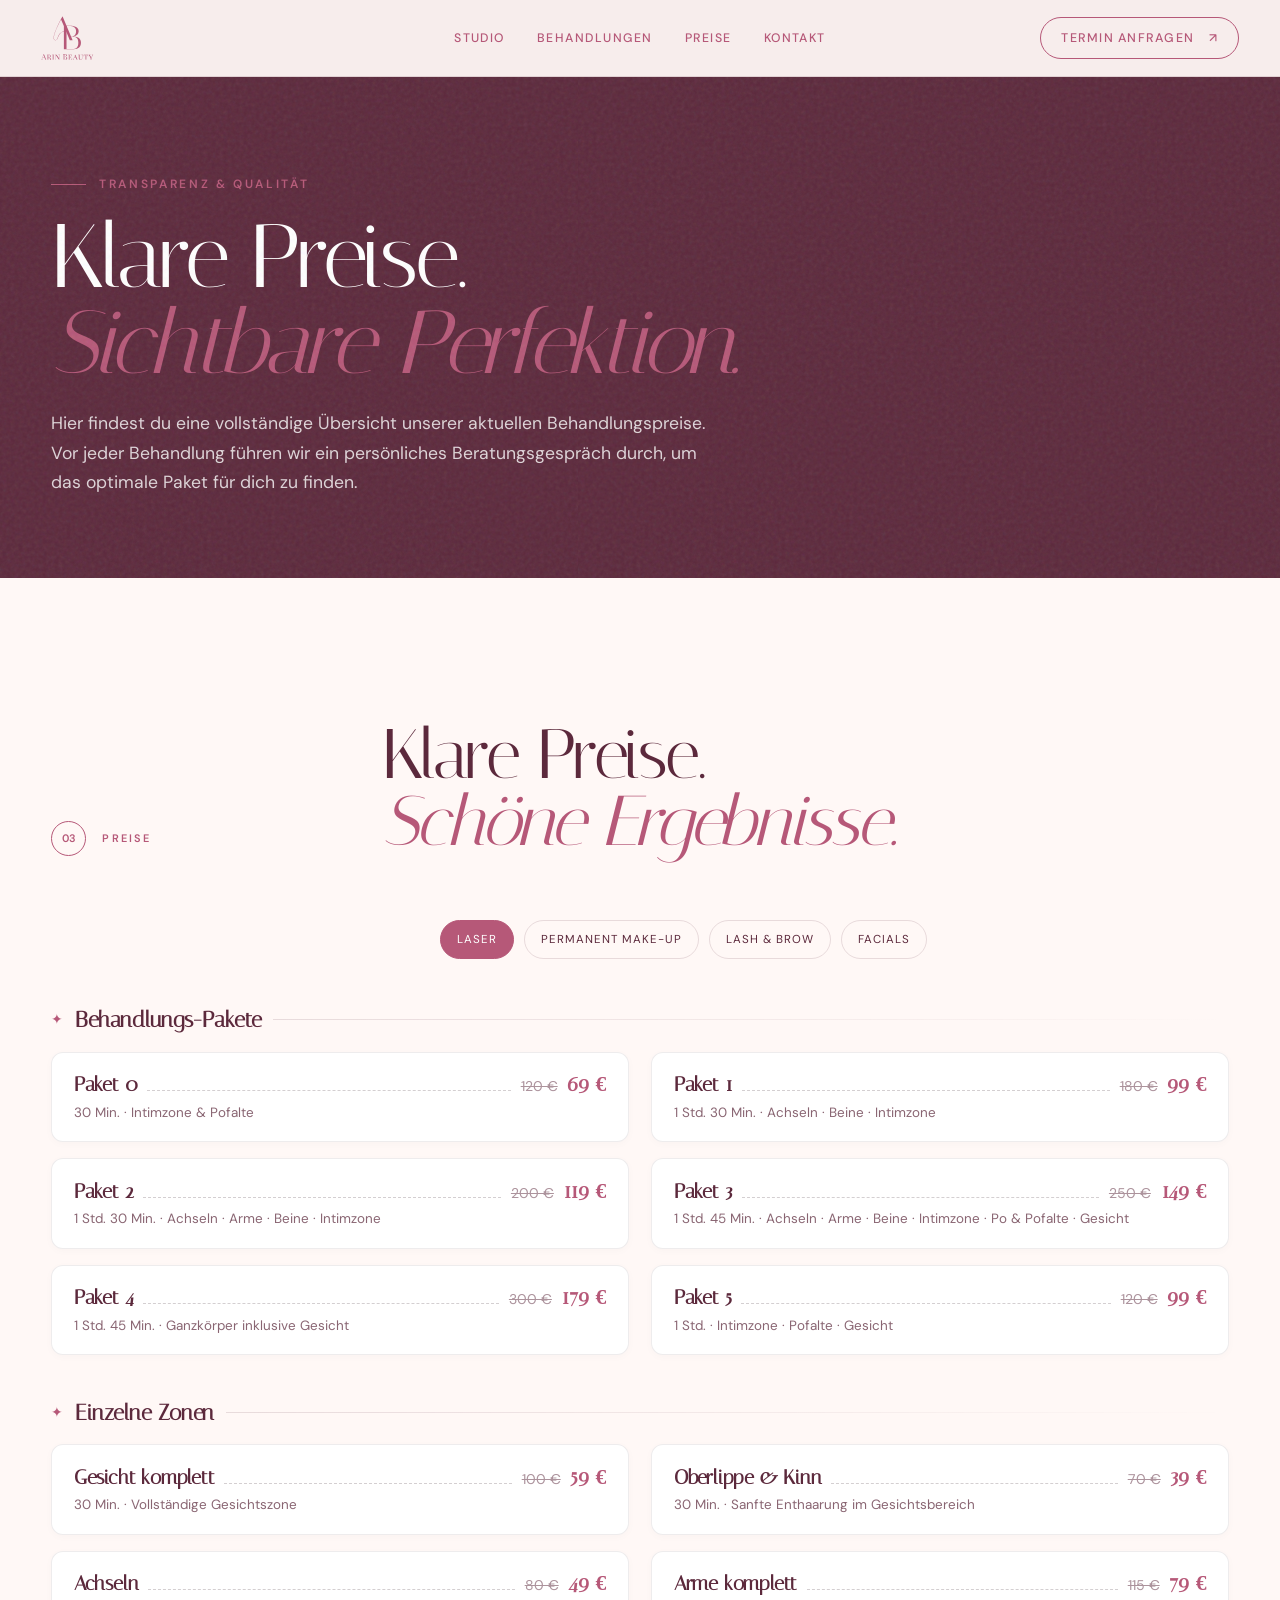
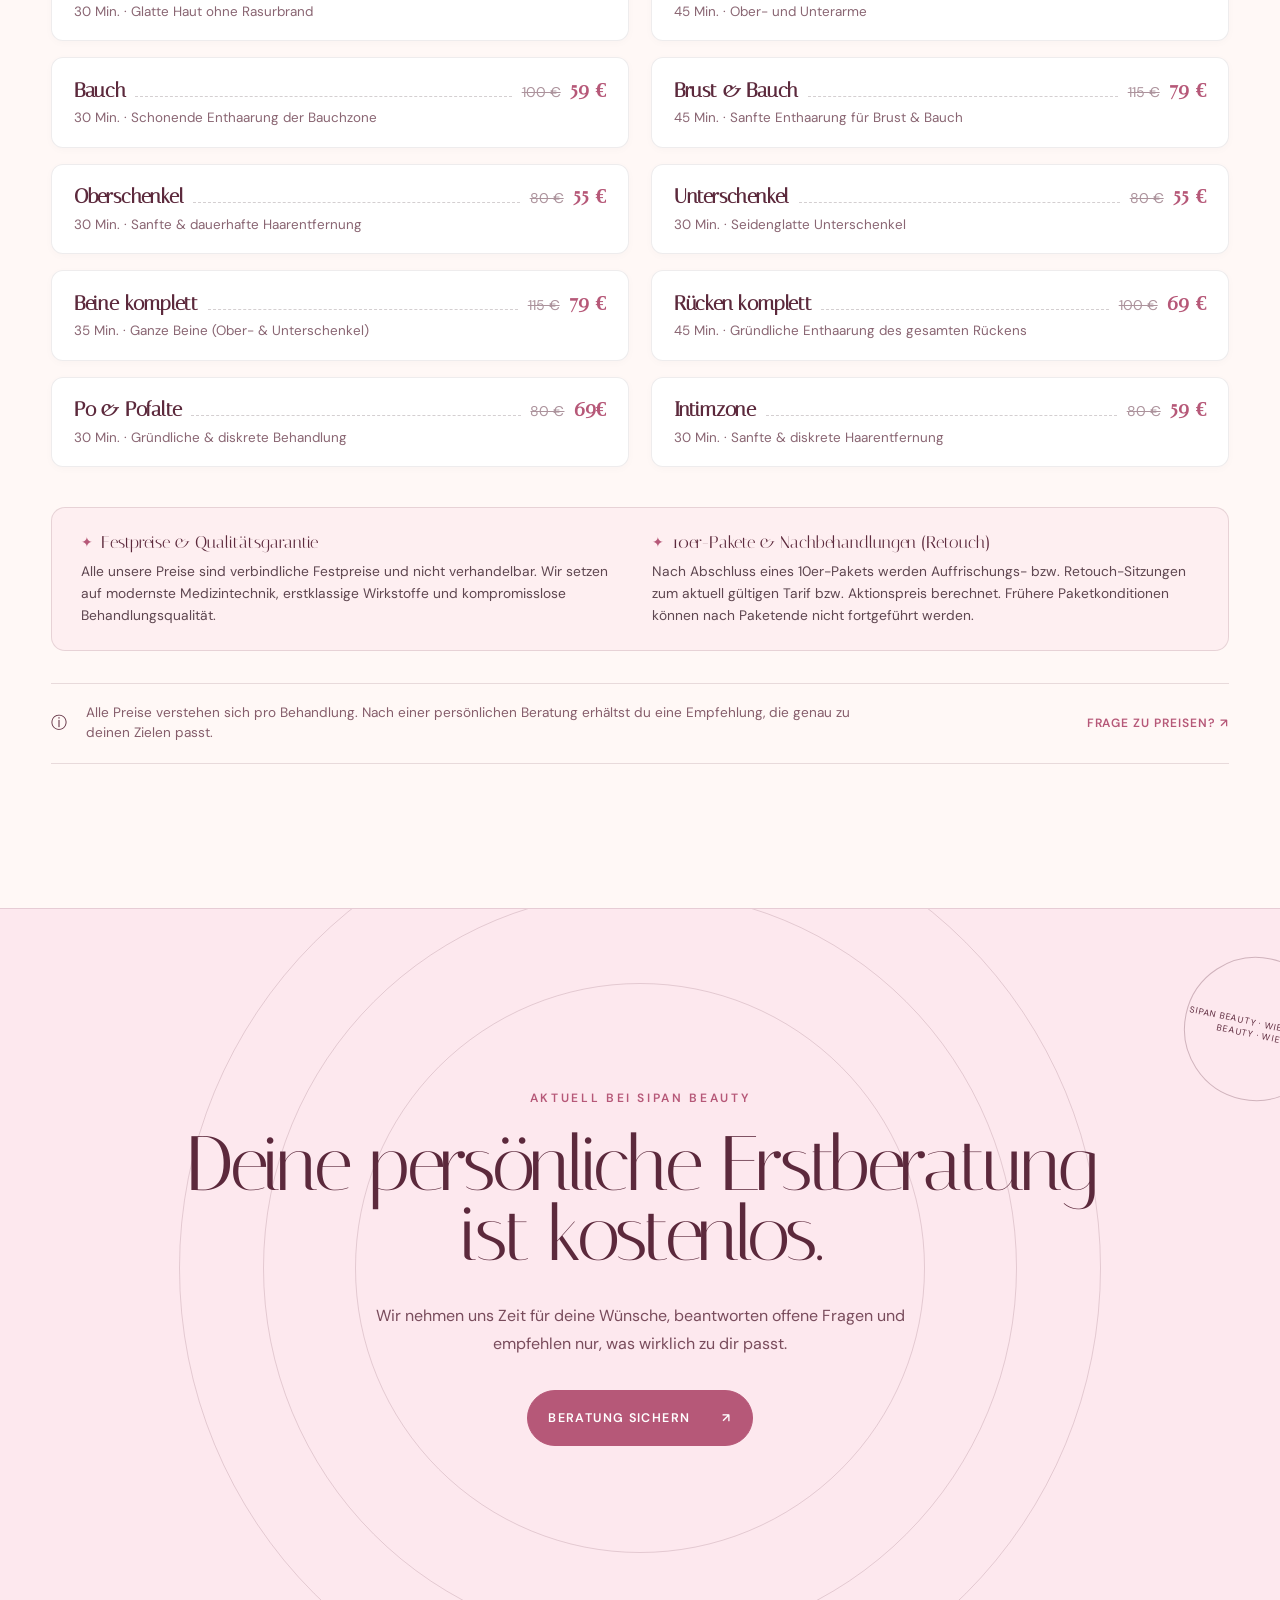
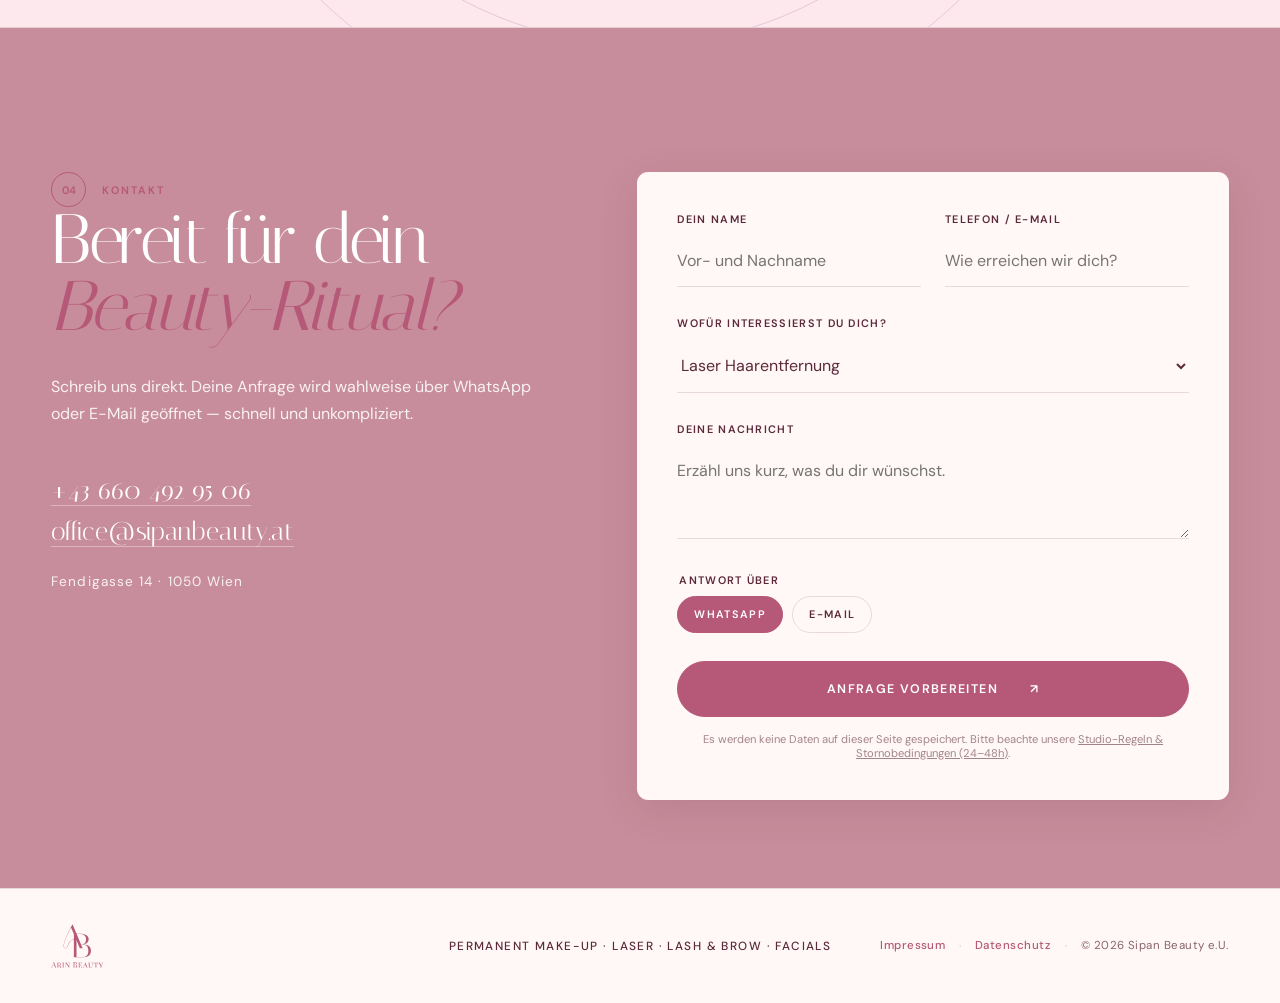
<file: preise/index.html>
<!doctype html>
<html lang="de">
  <head>
    <meta charset="utf-8" />
    <meta name="viewport" content="width=device-width, initial-scale=1" />
    <title>Preise &amp; Behandlungsübersicht — Sipan Beauty Wien</title>
    <meta
      name="description"
      content="Alle Preise für Laser Haarentfernung, Permanent Make-up, Lash &#38; Brow Lifting und Gesichtsbehandlungen bei Sipan Beauty in 1050 Wien."
    />
    <meta name="theme-color" content="#2b111d" />
    <link rel="canonical" href="https://sipanbeauty.at/preise/" />
    <!-- Open Graph / Facebook -->
    <meta property="og:type" content="website" />
    <meta property="og:url" content="https://sipanbeauty.at/preise/" />
    <meta
      property="og:title"
      content="Preise &#38; Behandlungsübersicht — Sipan Beauty Wien"
    />
    <meta
      property="og:description"
      content="Alle Preise für Laser Haarentfernung, Permanent Make-up, Lash &#38; Brow Lifting und Gesichtsbehandlungen bei Sipan Beauty in 1050 Wien."
    />
    <meta
      property="og:image"
      content="https://sipanbeauty.at/images/laser.jpg"
    />
    <meta property="og:locale" content="de_AT" />
    <!-- Twitter -->
    <meta name="twitter:card" content="summary_large_image" />
    <meta name="twitter:url" content="https://sipanbeauty.at/preise/" />
    <meta
      name="twitter:title"
      content="Preise &#38; Behandlungsübersicht — Sipan Beauty Wien"
    />
    <meta
      name="twitter:description"
      content="Alle Preise für Laser Haarentfernung, Permanent Make-up, Lash &#38; Brow Lifting und Gesichtsbehandlungen bei Sipan Beauty in 1050 Wien."
    />
    <meta
      name="twitter:image"
      content="https://sipanbeauty.at/images/laser.jpg"
    />
    <!-- Fonts & Preconnect -->
    <link rel="preconnect" href="https://fonts.googleapis.com" />
    <link rel="preconnect" href="https://fonts.gstatic.com" crossorigin />
    <link
      href="https://fonts.googleapis.com/css2?family=DM+Sans:wght@400;500;600&family=Italiana&display=swap"
      rel="stylesheet"
    />
    <!-- Favicon -->
    <link
      rel="icon"
      type="image/svg+xml"
      href="data:image/svg+xml,%3Csvg xmlns='http://www.w3.org/2000/svg' viewBox='0 0 64 64'%3E%3Crect width='64' height='64' rx='32' fill='%23f4b7ca'/%3E%3Cpath d='M18 45 30 17h4l12 28h-7l-2.5-6H27.2l-2.4 6h-6.8Zm11.5-12h4.8L32 27l-2.5 6Z' fill='%232b111d'/%3E%3C/svg%3E"
    />
    <!-- Local Business Schema for SEO -->
    <script type="application/ld+json">
      {
        "@context": "https://schema.org",
        "@type": "HealthAndBeautyBusiness",
        "name": "Sipan Beauty",
        "url": "https://sipanbeauty.at",
        "logo": "https://sipanbeauty.at/images/clinic-logo.svg",
        "image": "https://sipanbeauty.at/images/laser.jpg",
        "description": "Alle Preise für Laser Haarentfernung, Permanent Make-up, Lash & Brow Lifting und Gesichtsbehandlungen bei Sipan Beauty in 1050 Wien.",
        "telephone": "+436604929506",
        "priceRange": "€€",
        "address": {
          "@type": "PostalAddress",
          "streetAddress": "Fendigasse 14",
          "addressLocality": "Wien",
          "postalCode": "1050",
          "addressCountry": "AT"
        },
        "geo": {
          "@type": "GeoCoordinates",
          "latitude": 48.1834,
          "longitude": 16.3571
        },
        "openingHoursSpecification": [
          {
            "@type": "OpeningHoursSpecification",
            "dayOfWeek": [
              "Monday",
              "Tuesday",
              "Wednesday",
              "Thursday",
              "Friday"
            ],
            "opens": "09:00",
            "closes": "19:00"
          },
          {
            "@type": "OpeningHoursSpecification",
            "dayOfWeek": "Saturday",
            "opens": "09:00",
            "closes": "18:00"
          }
        ],
        "sameAs": ["https://www.instagram.com/sipanbeauty.at/"]
      }
    </script>
    <link rel="stylesheet" href="../_astro/_service_.DcyjNBuE.css" />
    <style>
      .price-policy-grid[data-astro-cid-tiln4muo] {
        display: grid;
        grid-template-columns: repeat(2, 1fr);
        gap: 1.5rem;
        margin-top: 2.5rem;
        padding: 1.5rem 1.8rem;
        background: #f4b7ca1f;
        border: 1px solid var(--line);
        border-radius: 14px;
      }
      .price-policy-item[data-astro-cid-tiln4muo] h4[data-astro-cid-tiln4muo] {
        font: 1.05rem / 1.3 var(--serif);
        color: var(--ink);
        margin: 0 0 0.35rem;
        display: flex;
        align-items: center;
        gap: 0.5rem;
      }
      .price-policy-item[data-astro-cid-tiln4muo]
        h4[data-astro-cid-tiln4muo]
        span[data-astro-cid-tiln4muo] {
        color: var(--hot);
        font-size: 0.9rem;
      }
      .price-policy-item[data-astro-cid-tiln4muo] p[data-astro-cid-tiln4muo] {
        font-size: 0.86rem;
        line-height: 1.6;
        color: #2b111dc2;
        margin: 0;
      }
      @media (max-width: 768px) {
        .price-policy-grid[data-astro-cid-tiln4muo] {
          grid-template-columns: 1fr;
          padding: 1.2rem;
          gap: 1.2rem;
        }
      }
      .page-banner[data-astro-cid-r772ydqp] {
        position: relative;
        padding: 11rem max(4vw, calc((100vw - 1440px) / 2)) 5rem;
        background: var(--ink);
        color: #fff;
        overflow: hidden;
      }
      .page-banner-content[data-astro-cid-r772ydqp] {
        max-width: 52rem;
      }
      .page-banner[data-astro-cid-r772ydqp] h1[data-astro-cid-r772ydqp] {
        font: clamp(3.2rem, 7vw, 6.4rem) / 0.95 var(--serif);
        letter-spacing: -0.035em;
        margin: 1rem 0 1.5rem;
        overflow-wrap: break-word;
        word-break: break-word;
        hyphens: auto;
      }
      .page-banner[data-astro-cid-r772ydqp]
        h1[data-astro-cid-r772ydqp]
        em[data-astro-cid-r772ydqp] {
        font-style: italic;
        color: var(--rose);
      }
      .page-banner-lead[data-astro-cid-r772ydqp] {
        max-width: 42rem;
        font-size: 1.1rem;
        line-height: 1.7;
        color: #fffc;
        margin: 0;
      }
      @media (max-width: 720px) {
        .page-banner[data-astro-cid-r772ydqp] {
          padding-top: 8rem;
          padding-bottom: 3.5rem;
        }
        .page-banner[data-astro-cid-r772ydqp] h1[data-astro-cid-r772ydqp] {
          font-size: clamp(2.2rem, 9.5vw, 3.4rem);
        }
      }
    </style>
  </head>
  <body>
    <a class="skip-link" href="index.html#main">Zum Inhalt springen</a>
    <div class="cursor-glow" aria-hidden="true"></div>
    <header class="site-header" id="site-header">
      <a class="brand" href="../index.html" aria-label="Sipan Beauty Startseite">
        <svg
          xmlns="http://www.w3.org/2000/svg"
          xmlns:xlink="http://www.w3.org/1999/xlink"
          width="auto"
          height="44"
          class="clinic-logo"
          aria-hidden="true"
          viewBox="25 60 325 272"
          preserveAspectRatio="xMidYMid meet"
        >
          <defs><g></g></defs>
          <g fill="currentColor" fill-opacity="1">
            <g transform="translate(95.556233, 209.247886)">
              <g>
                <path
                  d="M 107.566406 0 L 124.910156 0 L 63.175781 -145.761719 L 61.730469 -145.761719 C 46.039062 -119.128906 27.460938 -81.550781 16.515625 -52.027344 C 11.5625 -38.816406 8.671875 -27.253906 7.640625 -18.167969 C 6.605469 -8.878906 8.878906 -2.683594 14.453125 -0.207031 C 15.898438 1.03125 16.515625 1.03125 17.753906 1.238281 C 27.046875 1.652344 30.554688 -5.988281 34.480469 -16.308594 C 41.085938 -31.382812 49.136719 -52.648438 84.234375 -55.949219 Z M 83.617188 -57.394531 C 47.898438 -53.886719 39.640625 -32.207031 32.828125 -16.722656 C 29.523438 -7.226562 26.21875 0 17.960938 -0.621094 C 16.929688 -1.238281 16.308594 -1.238281 15.070312 -1.652344 C 10.117188 -3.304688 8.671875 -9.703125 9.085938 -18.167969 C 10.117188 -27.046875 13.007812 -38.402344 17.960938 -51.617188 C 26.632812 -75.566406 40.671875 -103.644531 53.265625 -128.007812 Z M 83.617188 -57.394531 "
                ></path>
              </g>
            </g>
          </g>
          <g fill="currentColor" fill-opacity="1">
            <g transform="translate(159.251214, 266.327521)">
              <g>
                <path
                  d="M 68.339844 -80.3125 C 85.0625 -83.824219 98.6875 -94.144531 98.6875 -112.726562 C 98.6875 -136.472656 73.914062 -145.761719 42.945312 -145.761719 L 7.226562 -145.761719 L 7.226562 0 L 56.15625 0 C 87.953125 -0.207031 112.726562 -7.226562 112.726562 -40.464844 C 112.726562 -69.785156 94.351562 -78.457031 68.339844 -80.3125 Z M 96.625 -40.464844 C 96.625 -3.304688 73.085938 -1.652344 54.503906 -1.652344 L 23.535156 -1.652344 L 23.535156 -115 C 25.1875 -106.945312 27.664062 -99.925781 31.382812 -94.351562 C 37.371094 -84.855469 46.453125 -79.28125 56.15625 -79.28125 C 74.121094 -79.28125 96.625 -77.421875 96.625 -40.464844 Z M 82.585938 -112.726562 C 82.585938 -90.222656 69.992188 -80.933594 56.15625 -80.933594 C 46.867188 -80.933594 38.816406 -86.09375 33.035156 -95.386719 C 27.046875 -104.054688 23.535156 -116.445312 23.535156 -130.691406 L 23.535156 -144.316406 L 42.945312 -144.316406 C 62.765625 -144.316406 82.585938 -136.265625 82.585938 -112.726562 Z M 82.585938 -112.726562 "
                ></path>
              </g>
            </g>
          </g>
          <g fill="currentColor" fill-opacity="1">
            <g transform="translate(27.166863, 329.665023)">
              <g>
                <path
                  d="M 27.59375 -4.09375 C 28.363281 -2.082031 29.484375 -1.039062 30.953125 -0.96875 L 30.953125 0 C 29.648438 -0.09375 27.910156 -0.140625 25.734375 -0.140625 C 22.953125 -0.140625 20.878906 -0.09375 19.515625 0 L 19.515625 -0.96875 C 20.742188 -1.039062 21.625 -1.195312 22.15625 -1.4375 C 22.695312 -1.675781 22.96875 -2.117188 22.96875 -2.765625 C 22.96875 -3.316406 22.769531 -4.082031 22.375 -5.0625 L 19.40625 -13.046875 L 7.640625 -13.046875 L 5.640625 -7.875 C 4.992188 -6.125 4.671875 -4.796875 4.671875 -3.890625 C 4.671875 -2.890625 5.019531 -2.160156 5.71875 -1.703125 C 6.414062 -1.242188 7.476562 -1 8.90625 -0.96875 L 8.90625 0 C 7.050781 -0.09375 5.1875 -0.140625 3.3125 -0.140625 C 1.851562 -0.140625 0.632812 -0.09375 -0.34375 0 L -0.34375 -0.96875 C 1.28125 -1.363281 2.5625 -2.773438 3.5 -5.203125 L 14.9375 -34.6875 L 15.71875 -34.6875 Z M 19.03125 -14.015625 L 13.578125 -28.5625 L 8.03125 -14.015625 Z M 19.03125 -14.015625 "
                ></path>
              </g>
            </g>
          </g>
          <g fill="currentColor" fill-opacity="1">
            <g transform="translate(59.605397, 329.665023)">
              <g>
                <path
                  d="M 30.75 -2.046875 C 30.132812 -1.171875 29.425781 -0.492188 28.625 -0.015625 C 27.832031 0.453125 26.882812 0.6875 25.78125 0.6875 C 23.0625 0.6875 21.394531 -0.546875 20.78125 -3.015625 L 19.265625 -9.09375 C 18.816406 -10.914062 18.144531 -12.132812 17.25 -12.75 C 16.351562 -13.363281 15.03125 -13.671875 13.28125 -13.671875 L 10.515625 -13.671875 L 10.515625 -5.15625 C 10.515625 -3.925781 10.609375 -3.035156 10.796875 -2.484375 C 10.992188 -1.929688 11.359375 -1.554688 11.890625 -1.359375 C 12.429688 -1.171875 13.285156 -1.039062 14.453125 -0.96875 L 14.453125 0 C 12.960938 -0.09375 10.898438 -0.140625 8.265625 -0.140625 C 5.484375 -0.140625 3.410156 -0.09375 2.046875 0 L 2.046875 -0.96875 C 3.210938 -1.039062 4.0625 -1.171875 4.59375 -1.359375 C 5.132812 -1.554688 5.5 -1.929688 5.6875 -2.484375 C 5.882812 -3.035156 5.984375 -3.925781 5.984375 -5.15625 L 5.984375 -24.421875 C 5.984375 -25.660156 5.882812 -26.550781 5.6875 -27.09375 C 5.5 -27.644531 5.132812 -28.019531 4.59375 -28.21875 C 4.0625 -28.414062 3.210938 -28.546875 2.046875 -28.609375 L 2.046875 -29.578125 C 3.410156 -29.484375 5.390625 -29.4375 7.984375 -29.4375 L 12.9375 -29.484375 C 13.488281 -29.515625 14.125 -29.53125 14.84375 -29.53125 C 18.476562 -29.53125 21.257812 -28.847656 23.1875 -27.484375 C 25.113281 -26.128906 26.078125 -24.363281 26.078125 -22.1875 C 26.078125 -20.300781 25.320312 -18.578125 23.8125 -17.015625 C 22.3125 -15.460938 19.835938 -14.476562 16.390625 -14.0625 C 17.046875 -14 17.597656 -13.929688 18.046875 -13.859375 C 19.765625 -13.609375 21.125 -13.09375 22.125 -12.3125 C 23.132812 -11.53125 23.851562 -10.28125 24.28125 -8.5625 L 25.34375 -4.140625 C 25.601562 -3.003906 25.882812 -2.195312 26.1875 -1.71875 C 26.5 -1.25 26.898438 -1.015625 27.390625 -1.015625 C 28.203125 -1.015625 29.09375 -1.566406 30.0625 -2.671875 Z M 13.625 -28.609375 C 12.75 -28.609375 12.09375 -28.492188 11.65625 -28.265625 C 11.21875 -28.035156 10.914062 -27.628906 10.75 -27.046875 C 10.59375 -26.460938 10.515625 -25.585938 10.515625 -24.421875 L 10.515625 -14.640625 L 13.765625 -14.640625 C 16.617188 -14.640625 18.570312 -15.25 19.625 -16.46875 C 20.6875 -17.6875 21.21875 -19.414062 21.21875 -21.65625 C 21.21875 -23.988281 20.625 -25.726562 19.4375 -26.875 C 18.25 -28.03125 16.3125 -28.609375 13.625 -28.609375 Z M 13.625 -28.609375 "
                ></path>
              </g>
            </g>
          </g>
          <g fill="currentColor" fill-opacity="1">
            <g transform="translate(91.75214, 329.665023)">
              <g>
                <path
                  d="M 14.453125 -28.609375 C 13.285156 -28.546875 12.429688 -28.414062 11.890625 -28.21875 C 11.359375 -28.019531 10.992188 -27.644531 10.796875 -27.09375 C 10.609375 -26.550781 10.515625 -25.660156 10.515625 -24.421875 L 10.515625 -5.15625 C 10.515625 -3.925781 10.609375 -3.035156 10.796875 -2.484375 C 10.992188 -1.929688 11.359375 -1.554688 11.890625 -1.359375 C 12.429688 -1.171875 13.285156 -1.039062 14.453125 -0.96875 L 14.453125 0 C 12.960938 -0.09375 10.898438 -0.140625 8.265625 -0.140625 C 5.484375 -0.140625 3.410156 -0.09375 2.046875 0 L 2.046875 -0.96875 C 3.210938 -1.039062 4.0625 -1.171875 4.59375 -1.359375 C 5.132812 -1.554688 5.5 -1.929688 5.6875 -2.484375 C 5.882812 -3.035156 5.984375 -3.925781 5.984375 -5.15625 L 5.984375 -24.421875 C 5.984375 -25.660156 5.882812 -26.550781 5.6875 -27.09375 C 5.5 -27.644531 5.132812 -28.019531 4.59375 -28.21875 C 4.0625 -28.414062 3.210938 -28.546875 2.046875 -28.609375 L 2.046875 -29.578125 C 3.410156 -29.484375 5.484375 -29.4375 8.265625 -29.4375 C 10.859375 -29.4375 12.921875 -29.484375 14.453125 -29.578125 Z M 14.453125 -28.609375 "
                ></path>
              </g>
            </g>
          </g>
          <g fill="currentColor" fill-opacity="1">
            <g transform="translate(110.038642, 329.665023)">
              <g>
                <path
                  d="M 31.625 -28.609375 C 30.488281 -28.546875 29.644531 -28.375 29.09375 -28.09375 C 28.539062 -27.820312 28.164062 -27.367188 27.96875 -26.734375 C 27.78125 -26.097656 27.6875 -25.164062 27.6875 -23.9375 L 27.6875 0.25 L 26.5625 0.25 L 7.109375 -26.71875 L 7.109375 -5.640625 C 7.109375 -4.378906 7.210938 -3.4375 7.421875 -2.8125 C 7.628906 -2.195312 8.039062 -1.753906 8.65625 -1.484375 C 9.269531 -1.210938 10.226562 -1.039062 11.53125 -0.96875 L 11.53125 0 C 10.363281 -0.09375 8.707031 -0.140625 6.5625 -0.140625 C 4.625 -0.140625 3.117188 -0.09375 2.046875 0 L 2.046875 -0.96875 C 3.179688 -1.039062 4.023438 -1.210938 4.578125 -1.484375 C 5.128906 -1.753906 5.5 -2.207031 5.6875 -2.84375 C 5.882812 -3.476562 5.984375 -4.410156 5.984375 -5.640625 L 5.984375 -24.421875 C 5.984375 -25.660156 5.882812 -26.550781 5.6875 -27.09375 C 5.5 -27.644531 5.132812 -28.019531 4.59375 -28.21875 C 4.0625 -28.414062 3.210938 -28.546875 2.046875 -28.609375 L 2.046875 -29.578125 C 3.117188 -29.484375 4.625 -29.4375 6.5625 -29.4375 C 8.320312 -29.4375 9.816406 -29.484375 11.046875 -29.578125 L 26.5625 -7.984375 L 26.5625 -23.9375 C 26.5625 -25.207031 26.457031 -26.148438 26.25 -26.765625 C 26.039062 -27.378906 25.625 -27.820312 25 -28.09375 C 24.382812 -28.375 23.429688 -28.546875 22.140625 -28.609375 L 22.140625 -29.578125 C 23.304688 -29.484375 24.957031 -29.4375 27.09375 -29.4375 C 29.039062 -29.4375 30.550781 -29.484375 31.625 -29.578125 Z M 31.625 -28.609375 "
                ></path>
              </g>
            </g>
          </g>
          <g fill="currentColor" fill-opacity="1">
            <g transform="translate(145.151962, 329.665023)"><g></g></g>
          </g>
          <g fill="currentColor" fill-opacity="1">
            <g transform="translate(159.06155, 329.665023)">
              <g>
                <path
                  d="M 18.203125 -18.203125 C 21.765625 -17.710938 24.304688 -16.679688 25.828125 -15.109375 C 27.359375 -13.535156 28.125 -11.644531 28.125 -9.4375 C 28.125 -7.59375 27.648438 -5.957031 26.703125 -4.53125 C 25.765625 -3.101562 24.421875 -1.988281 22.671875 -1.1875 C 20.921875 -0.394531 18.847656 0 16.453125 0 C 15.566406 0 14.816406 -0.015625 14.203125 -0.046875 C 12.128906 -0.109375 10.085938 -0.140625 8.078125 -0.140625 C 5.421875 -0.140625 3.410156 -0.09375 2.046875 0 L 2.046875 -0.96875 C 3.210938 -1.039062 4.0625 -1.171875 4.59375 -1.359375 C 5.132812 -1.554688 5.5 -1.929688 5.6875 -2.484375 C 5.882812 -3.035156 5.984375 -3.925781 5.984375 -5.15625 L 5.984375 -29.296875 C 5.984375 -30.523438 5.882812 -31.414062 5.6875 -31.96875 C 5.5 -32.519531 5.132812 -32.890625 4.59375 -33.078125 C 4.0625 -33.273438 3.210938 -33.40625 2.046875 -33.46875 L 2.046875 -34.453125 C 3.410156 -34.347656 5.390625 -34.296875 7.984375 -34.296875 L 13.234375 -34.34375 C 13.847656 -34.382812 14.546875 -34.40625 15.328125 -34.40625 C 18.640625 -34.40625 21.175781 -33.707031 22.9375 -32.3125 C 24.707031 -30.914062 25.59375 -29.066406 25.59375 -26.765625 C 25.59375 -24.878906 25 -23.191406 23.8125 -21.703125 C 22.632812 -20.210938 20.765625 -19.078125 18.203125 -18.296875 Z M 14.109375 -33.46875 C 13.109375 -33.46875 12.351562 -33.351562 11.84375 -33.125 C 11.34375 -32.90625 10.992188 -32.503906 10.796875 -31.921875 C 10.609375 -31.335938 10.515625 -30.460938 10.515625 -29.296875 L 10.515625 -18.296875 L 13.765625 -18.296875 C 16.429688 -18.296875 18.289062 -19.015625 19.34375 -20.453125 C 20.394531 -21.898438 20.921875 -23.820312 20.921875 -26.21875 C 20.921875 -28.65625 20.382812 -30.472656 19.3125 -31.671875 C 18.238281 -32.867188 16.503906 -33.46875 14.109375 -33.46875 Z M 14.15625 -1.125 C 20.21875 -1.125 23.25 -3.960938 23.25 -9.640625 C 23.25 -12.203125 22.5625 -14.144531 21.1875 -15.46875 C 19.8125 -16.800781 17.613281 -17.46875 14.59375 -17.46875 L 10.515625 -17.46875 L 10.515625 -5.15625 C 10.515625 -3.988281 10.609375 -3.128906 10.796875 -2.578125 C 10.992188 -2.023438 11.34375 -1.644531 11.84375 -1.4375 C 12.351562 -1.226562 13.125 -1.125 14.15625 -1.125 Z M 14.15625 -1.125 "
                ></path>
              </g>
            </g>
          </g>
          <g fill="currentColor" fill-opacity="1">
            <g transform="translate(191.159652, 329.665023)">
              <g>
                <path
                  d="M 25.984375 -5.734375 C 25.984375 -4.054688 26.097656 -2.144531 26.328125 0 C 24.210938 -0.09375 20.660156 -0.140625 15.671875 -0.140625 C 9.671875 -0.140625 5.128906 -0.09375 2.046875 0 L 2.046875 -0.96875 C 3.210938 -1.039062 4.0625 -1.171875 4.59375 -1.359375 C 5.132812 -1.554688 5.5 -1.929688 5.6875 -2.484375 C 5.882812 -3.035156 5.984375 -3.925781 5.984375 -5.15625 L 5.984375 -24.421875 C 5.984375 -25.660156 5.882812 -26.550781 5.6875 -27.09375 C 5.5 -27.644531 5.132812 -28.019531 4.59375 -28.21875 C 4.0625 -28.414062 3.210938 -28.546875 2.046875 -28.609375 L 2.046875 -29.578125 C 5.128906 -29.484375 9.671875 -29.4375 15.671875 -29.4375 C 20.210938 -29.4375 23.4375 -29.484375 25.34375 -29.578125 C 25.125 -27.628906 25.015625 -25.878906 25.015625 -24.328125 C 25.015625 -23.066406 25.0625 -22.0625 25.15625 -21.3125 L 24.03125 -21.3125 C 23.8125 -23.96875 23.253906 -25.820312 22.359375 -26.875 C 21.460938 -27.9375 20.007812 -28.46875 18 -28.46875 L 14.453125 -28.46875 C 13.285156 -28.46875 12.429688 -28.375 11.890625 -28.1875 C 11.359375 -28.007812 10.992188 -27.644531 10.796875 -27.09375 C 10.609375 -26.550781 10.515625 -25.660156 10.515625 -24.421875 L 10.515625 -15.375 L 14.546875 -15.375 C 15.585938 -15.375 16.382812 -15.640625 16.9375 -16.171875 C 17.488281 -16.710938 17.859375 -17.296875 18.046875 -17.921875 C 18.242188 -18.554688 18.425781 -19.363281 18.59375 -20.34375 L 19.703125 -20.34375 C 19.609375 -19.238281 19.5625 -18.035156 19.5625 -16.734375 L 19.5625 -14.890625 C 19.5625 -13.617188 19.660156 -11.800781 19.859375 -9.4375 L 18.734375 -9.4375 C 18.535156 -11 18.160156 -12.21875 17.609375 -13.09375 C 17.054688 -13.96875 16.035156 -14.40625 14.546875 -14.40625 L 10.515625 -14.40625 L 10.515625 -5.15625 C 10.515625 -3.925781 10.609375 -3.035156 10.796875 -2.484375 C 10.992188 -1.929688 11.359375 -1.566406 11.890625 -1.390625 C 12.429688 -1.210938 13.285156 -1.125 14.453125 -1.125 L 18 -1.125 C 19.625 -1.125 20.90625 -1.378906 21.84375 -1.890625 C 22.78125 -2.410156 23.492188 -3.242188 23.984375 -4.390625 C 24.472656 -5.546875 24.816406 -7.164062 25.015625 -9.25 L 26.125 -9.25 C 26.03125 -8.375 25.984375 -7.203125 25.984375 -5.734375 Z M 25.984375 -5.734375 "
                ></path>
              </g>
            </g>
          </g>
          <g fill="currentColor" fill-opacity="1">
            <g transform="translate(221.896042, 329.665023)">
              <g>
                <path
                  d="M 26.765625 -4.09375 C 27.640625 -2.082031 28.757812 -1.039062 30.125 -0.96875 L 30.125 0 C 28.820312 -0.09375 27.082031 -0.140625 24.90625 -0.140625 C 22.125 -0.140625 20.050781 -0.09375 18.6875 0 L 18.6875 -0.96875 C 19.882812 -1.039062 20.765625 -1.203125 21.328125 -1.453125 C 21.898438 -1.710938 22.1875 -2.148438 22.1875 -2.765625 C 22.1875 -3.285156 21.957031 -4.050781 21.5 -5.0625 L 19.03125 -10.609375 L 7.203125 -10.609375 L 5.546875 -6.953125 C 4.992188 -5.691406 4.71875 -4.65625 4.71875 -3.84375 C 4.71875 -3 5.015625 -2.34375 5.609375 -1.875 C 6.210938 -1.40625 7.179688 -1.101562 8.515625 -0.96875 L 8.515625 0 C 7.546875 -0.09375 6.070312 -0.140625 4.09375 -0.140625 C 2.113281 -0.140625 0.703125 -0.09375 -0.140625 0 L -0.140625 -0.96875 C 0.734375 -1.195312 1.476562 -1.691406 2.09375 -2.453125 C 2.707031 -3.210938 3.289062 -4.226562 3.84375 -5.5 L 14.59375 -29.828125 L 15.375 -29.828125 Z M 18.640625 -11.578125 L 13.140625 -23.9375 L 7.59375 -11.578125 Z M 18.640625 -11.578125 "
                ></path>
              </g>
            </g>
          </g>
          <g fill="currentColor" fill-opacity="1">
            <g transform="translate(253.653727, 329.665023)">
              <g>
                <path
                  d="M 30.796875 -28.609375 C 29.660156 -28.546875 28.816406 -28.375 28.265625 -28.09375 C 27.710938 -27.820312 27.335938 -27.367188 27.140625 -26.734375 C 26.953125 -26.097656 26.859375 -25.164062 26.859375 -23.9375 L 26.859375 -13.1875 C 26.859375 -10.945312 26.703125 -9.039062 26.390625 -7.46875 C 26.085938 -5.894531 25.578125 -4.523438 24.859375 -3.359375 C 24.085938 -2.128906 22.960938 -1.144531 21.484375 -0.40625 C 20.003906 0.320312 18.328125 0.6875 16.453125 0.6875 C 13.109375 0.6875 10.546875 -0.0234375 8.765625 -1.453125 C 7.335938 -2.722656 6.378906 -4.164062 5.890625 -5.78125 C 5.398438 -7.40625 5.15625 -9.828125 5.15625 -13.046875 L 5.15625 -24.421875 C 5.15625 -25.660156 5.054688 -26.550781 4.859375 -27.09375 C 4.671875 -27.644531 4.304688 -28.019531 3.765625 -28.21875 C 3.234375 -28.414062 2.382812 -28.546875 1.21875 -28.609375 L 1.21875 -29.578125 C 2.582031 -29.484375 4.65625 -29.4375 7.4375 -29.4375 C 10.039062 -29.4375 12.101562 -29.484375 13.625 -29.578125 L 13.625 -28.609375 C 12.457031 -28.546875 11.601562 -28.414062 11.0625 -28.21875 C 10.53125 -28.019531 10.164062 -27.644531 9.96875 -27.09375 C 9.78125 -26.550781 9.6875 -25.660156 9.6875 -24.421875 L 9.6875 -12.21875 C 9.6875 -9.8125 9.847656 -7.820312 10.171875 -6.25 C 10.492188 -4.675781 11.179688 -3.410156 12.234375 -2.453125 C 13.285156 -1.492188 14.835938 -1.015625 16.890625 -1.015625 C 20.128906 -1.015625 22.410156 -2.035156 23.734375 -4.078125 C 25.066406 -6.128906 25.734375 -8.988281 25.734375 -12.65625 L 25.734375 -23.9375 C 25.734375 -25.6875 25.414062 -26.882812 24.78125 -27.53125 C 24.15625 -28.1875 23 -28.546875 21.3125 -28.609375 L 21.3125 -29.578125 C 22.476562 -29.484375 24.132812 -29.4375 26.28125 -29.4375 C 28.21875 -29.4375 29.722656 -29.484375 30.796875 -29.578125 Z M 30.796875 -28.609375 "
                ></path>
              </g>
            </g>
          </g>
          <g fill="currentColor" fill-opacity="1">
            <g transform="translate(287.453981, 329.665023)">
              <g>
                <path
                  d="M 29.046875 -29.578125 C 28.816406 -27.441406 28.703125 -25.53125 28.703125 -23.84375 C 28.703125 -22.15625 28.753906 -20.828125 28.859375 -19.859375 L 27.734375 -19.859375 C 27.535156 -22.117188 27.222656 -23.847656 26.796875 -25.046875 C 26.378906 -26.253906 25.703125 -27.125 24.765625 -27.65625 C 23.828125 -28.195312 22.484375 -28.46875 20.734375 -28.46875 L 17.609375 -28.46875 L 17.609375 -5.640625 C 17.609375 -4.273438 17.738281 -3.285156 18 -2.671875 C 18.257812 -2.054688 18.710938 -1.632812 19.359375 -1.40625 C 20.015625 -1.1875 21.070312 -1.039062 22.53125 -0.96875 L 22.53125 0 C 20.84375 -0.09375 18.457031 -0.140625 15.375 -0.140625 C 12.132812 -0.140625 9.734375 -0.09375 8.171875 0 L 8.171875 -0.96875 C 9.628906 -1.039062 10.679688 -1.1875 11.328125 -1.40625 C 11.984375 -1.632812 12.441406 -2.054688 12.703125 -2.671875 C 12.960938 -3.285156 13.09375 -4.273438 13.09375 -5.640625 L 13.09375 -28.46875 L 9.96875 -28.46875 C 8.21875 -28.46875 6.875 -28.195312 5.9375 -27.65625 C 5 -27.125 4.316406 -26.253906 3.890625 -25.046875 C 3.472656 -23.847656 3.164062 -22.117188 2.96875 -19.859375 L 1.84375 -19.859375 C 1.945312 -20.890625 2 -22.21875 2 -23.84375 C 2 -25.53125 1.882812 -27.441406 1.65625 -29.578125 C 4.34375 -29.484375 8.914062 -29.4375 15.375 -29.4375 C 21.800781 -29.4375 26.359375 -29.484375 29.046875 -29.578125 Z M 29.046875 -29.578125 "
                ></path>
              </g>
            </g>
          </g>
          <g fill="currentColor" fill-opacity="1">
            <g transform="translate(319.941161, 329.665023)">
              <g>
                <path
                  d="M 23.640625 -29.390625 C 25.492188 -29.390625 26.742188 -29.453125 27.390625 -29.578125 L 27.390625 -28.5625 C 26.835938 -28.425781 26.332031 -28.113281 25.875 -27.625 C 25.425781 -27.144531 24.894531 -26.351562 24.28125 -25.25 L 16.640625 -11.578125 L 16.640625 -5.15625 C 16.640625 -3.925781 16.734375 -3.035156 16.921875 -2.484375 C 17.117188 -1.929688 17.484375 -1.554688 18.015625 -1.359375 C 18.554688 -1.171875 19.410156 -1.039062 20.578125 -0.96875 L 20.578125 0 C 19.085938 -0.09375 17.03125 -0.140625 14.40625 -0.140625 C 11.613281 -0.140625 9.535156 -0.09375 8.171875 0 L 8.171875 -0.96875 C 9.335938 -1.039062 10.1875 -1.171875 10.71875 -1.359375 C 11.257812 -1.554688 11.625 -1.929688 11.8125 -2.484375 C 12.007812 -3.035156 12.109375 -3.925781 12.109375 -5.15625 L 12.109375 -10.21875 L 2.71875 -25.84375 C 2.101562 -26.875 1.59375 -27.5625 1.1875 -27.90625 C 0.78125 -28.25 0.351562 -28.46875 -0.09375 -28.5625 L -0.09375 -29.578125 C 1.976562 -29.453125 3.40625 -29.390625 4.1875 -29.390625 C 6.425781 -29.390625 8.695312 -29.453125 11 -29.578125 L 11 -28.5625 C 9.894531 -28.5625 9.050781 -28.472656 8.46875 -28.296875 C 7.882812 -28.117188 7.59375 -27.71875 7.59375 -27.09375 C 7.59375 -26.550781 7.867188 -25.789062 8.421875 -24.8125 L 15.765625 -12.546875 L 21.796875 -23.15625 C 22.515625 -24.457031 22.875 -25.5 22.875 -26.28125 C 22.875 -27.632812 21.753906 -28.394531 19.515625 -28.5625 L 19.515625 -29.578125 C 20.710938 -29.453125 22.085938 -29.390625 23.640625 -29.390625 Z M 23.640625 -29.390625 "
                ></path>
              </g>
            </g>
          </g>
        </svg>
      </a>
      <nav class="desktop-nav" aria-label="Hauptnavigation">
        <a href="../index.html#studio">Studio</a>
        <a href="../behandlungen/index.html" class>Behandlungen</a>
        <a href="index.html" class="active">Preise</a>
        <a href="../kontakt/index.html" class>Kontakt</a>
      </nav>
      <a class="nav-cta" href="../kontakt/index.html"
        >Termin anfragen <span>↗</span></a
      >
      <button
        class="menu-toggle"
        id="menu-toggle"
        type="button"
        aria-expanded="false"
        aria-controls="mobile-menu"
        aria-label="Menü öffnen"
      >
        <span></span><span></span>
      </button>
      <nav class="mobile-menu" id="mobile-menu" aria-label="Mobile Navigation">
        <a href="../index.html">Startseite</a>
        <a href="../index.html#studio">Studio</a>
        <a href="../behandlungen/index.html">Behandlungen</a>
        <a href="index.html">Preise</a>
        <a href="../kontakt/index.html">Kontakt</a>
        <a class="mobile-menu-cta" href="../kontakt/index.html"
          >Termin anfragen <span>↗</span></a
        >
      </nav>
    </header>
    <script type="module">
      const t = document.getElementById("menu-toggle"),
        n = document.getElementById("mobile-menu");
      if (t && n) {
        const s = () => {
          (t.setAttribute("aria-expanded", "false"),
            t.setAttribute("aria-label", "Menü öffnen"),
            n.classList.remove("open"),
            document.body.classList.remove("menu-open"));
        };
        (t.addEventListener("click", () => {
          const e = t.getAttribute("aria-expanded") === "true";
          (t.setAttribute("aria-expanded", String(!e)),
            t.setAttribute("aria-label", e ? "Menü öffnen" : "Menü schließen"),
            n.classList.toggle("open", !e),
            document.body.classList.toggle("menu-open", !e));
        }),
          n.querySelectorAll("a").forEach((e) => {
            e.addEventListener("click", s);
          }),
          window.addEventListener("keydown", (e) => {
            e.key === "Escape" && n.classList.contains("open") && s();
          }));
      }
    </script>
    <main id="main" data-astro-cid-r772ydqp>
      <section
        class="page-banner"
        aria-label="Preise Übersicht"
        data-astro-cid-r772ydqp
      >
        <div
          class="hero-grain"
          aria-hidden="true"
          data-astro-cid-r772ydqp
        ></div>
        <div class="page-banner-content" data-astro-cid-r772ydqp>
          <p class="eyebrow hero-kicker reveal" data-astro-cid-r772ydqp>
            TRANSPARENZ & QUALITÄT
          </p>
          <h1 class="reveal" data-astro-cid-r772ydqp>
            Klare Preise.<br data-astro-cid-r772ydqp /><em
              data-astro-cid-r772ydqp
              >Sichtbare Perfektion.</em
            >
          </h1>
          <p class="page-banner-lead reveal" data-astro-cid-r772ydqp>
            Hier findest du eine vollständige Übersicht unserer aktuellen
            Behandlungspreise. Vor jeder Behandlung führen wir ein persönliches
            Beratungsgespräch durch, um das optimale Paket für dich zu finden.
          </p>
        </div>
      </section>
      <!-- Full Prices Component with instant category tabs -->
      <section class="prices section" id="preise" data-astro-cid-tiln4muo>
        <div
          class="section-heading price-heading reveal"
          data-astro-cid-tiln4muo
        >
          <div class="section-label" data-astro-cid-tiln4muo>
            <span data-astro-cid-tiln4muo>03</span> PREISE
          </div>
          <h2 data-astro-cid-tiln4muo>
            Klare Preise.<br data-astro-cid-tiln4muo /><em
              data-astro-cid-tiln4muo
              >Schöne Ergebnisse.</em
            >
          </h2>
        </div>
        <div
          class="price-tabs reveal"
          role="tablist"
          aria-label="Preiskategorien"
          data-astro-cid-tiln4muo
        >
          <button
            class="price-tab active"
            type="button"
            data-category="laser"
            role="tab"
            aria-selected="true"
            aria-controls="panel-laser"
            id="tab-laser"
            data-astro-cid-tiln4muo
          >
            Laser</button
          ><button
            class="price-tab"
            type="button"
            data-category="permanent"
            role="tab"
            aria-selected="false"
            aria-controls="panel-permanent"
            id="tab-permanent"
            data-astro-cid-tiln4muo
          >
            Permanent Make-up</button
          ><button
            class="price-tab"
            type="button"
            data-category="lifting"
            role="tab"
            aria-selected="false"
            aria-controls="panel-lifting"
            id="tab-lifting"
            data-astro-cid-tiln4muo
          >
            Lash &amp; Brow</button
          ><button
            class="price-tab"
            type="button"
            data-category="facial"
            role="tab"
            aria-selected="false"
            aria-controls="panel-facial"
            id="tab-facial"
            data-astro-cid-tiln4muo
          >
            Facials
          </button>
        </div>
        <div
          class="price-panels reveal"
          id="price-panels"
          data-astro-cid-tiln4muo
        >
          <div
            class="price-category-panel active"
            id="panel-laser"
            data-category="laser"
            role="tabpanel"
            aria-labelledby="tab-laser"
            data-astro-cid-tiln4muo
          >
            <div class="price-group" data-astro-cid-tiln4muo>
              <div class="price-group-header" data-astro-cid-tiln4muo>
                <span class="price-group-badge" data-astro-cid-tiln4muo>✦</span>
                <h3 class="price-group-title" data-astro-cid-tiln4muo>
                  Behandlungs-Pakete
                </h3>
                <span class="price-group-line" data-astro-cid-tiln4muo></span>
              </div>
              <div class="price-menu-grid" data-astro-cid-tiln4muo>
                <article class="price-menu-card" data-astro-cid-tiln4muo>
                  <div class="price-menu-header" data-astro-cid-tiln4muo>
                    <h4 class="price-menu-title" data-astro-cid-tiln4muo>
                      Paket 0
                    </h4>
                    <span
                      class="price-leader"
                      aria-hidden="true"
                      data-astro-cid-tiln4muo
                    ></span>
                    <div class="price-figures" data-astro-cid-tiln4muo>
                      <span class="price-old" data-astro-cid-tiln4muo
                        >120 €</span
                      >
                      <strong class="price-now" data-astro-cid-tiln4muo
                        >69 €</strong
                      >
                    </div>
                  </div>
                  <p class="price-menu-detail" data-astro-cid-tiln4muo>
                    30 Min. · Intimzone &amp; Pofalte
                  </p>
                </article>
                <article class="price-menu-card" data-astro-cid-tiln4muo>
                  <div class="price-menu-header" data-astro-cid-tiln4muo>
                    <h4 class="price-menu-title" data-astro-cid-tiln4muo>
                      Paket 1
                    </h4>
                    <span
                      class="price-leader"
                      aria-hidden="true"
                      data-astro-cid-tiln4muo
                    ></span>
                    <div class="price-figures" data-astro-cid-tiln4muo>
                      <span class="price-old" data-astro-cid-tiln4muo
                        >180 €</span
                      >
                      <strong class="price-now" data-astro-cid-tiln4muo
                        >99 €</strong
                      >
                    </div>
                  </div>
                  <p class="price-menu-detail" data-astro-cid-tiln4muo>
                    1 Std. 30 Min. · Achseln · Beine · Intimzone
                  </p>
                </article>
                <article class="price-menu-card" data-astro-cid-tiln4muo>
                  <div class="price-menu-header" data-astro-cid-tiln4muo>
                    <h4 class="price-menu-title" data-astro-cid-tiln4muo>
                      Paket 2
                    </h4>
                    <span
                      class="price-leader"
                      aria-hidden="true"
                      data-astro-cid-tiln4muo
                    ></span>
                    <div class="price-figures" data-astro-cid-tiln4muo>
                      <span class="price-old" data-astro-cid-tiln4muo
                        >200 €</span
                      >
                      <strong class="price-now" data-astro-cid-tiln4muo
                        >119 €</strong
                      >
                    </div>
                  </div>
                  <p class="price-menu-detail" data-astro-cid-tiln4muo>
                    1 Std. 30 Min. · Achseln · Arme · Beine · Intimzone
                  </p>
                </article>
                <article class="price-menu-card" data-astro-cid-tiln4muo>
                  <div class="price-menu-header" data-astro-cid-tiln4muo>
                    <h4 class="price-menu-title" data-astro-cid-tiln4muo>
                      Paket 3
                    </h4>
                    <span
                      class="price-leader"
                      aria-hidden="true"
                      data-astro-cid-tiln4muo
                    ></span>
                    <div class="price-figures" data-astro-cid-tiln4muo>
                      <span class="price-old" data-astro-cid-tiln4muo
                        >250 €</span
                      >
                      <strong class="price-now" data-astro-cid-tiln4muo
                        >149 €</strong
                      >
                    </div>
                  </div>
                  <p class="price-menu-detail" data-astro-cid-tiln4muo>
                    1 Std. 45 Min. · Achseln · Arme · Beine · Intimzone · Po
                    &amp; Pofalte · Gesicht
                  </p>
                </article>
                <article class="price-menu-card" data-astro-cid-tiln4muo>
                  <div class="price-menu-header" data-astro-cid-tiln4muo>
                    <h4 class="price-menu-title" data-astro-cid-tiln4muo>
                      Paket 4
                    </h4>
                    <span
                      class="price-leader"
                      aria-hidden="true"
                      data-astro-cid-tiln4muo
                    ></span>
                    <div class="price-figures" data-astro-cid-tiln4muo>
                      <span class="price-old" data-astro-cid-tiln4muo
                        >300 €</span
                      >
                      <strong class="price-now" data-astro-cid-tiln4muo
                        >179 €</strong
                      >
                    </div>
                  </div>
                  <p class="price-menu-detail" data-astro-cid-tiln4muo>
                    1 Std. 45 Min. · Ganzkörper inklusive Gesicht
                  </p>
                </article>
                <article class="price-menu-card" data-astro-cid-tiln4muo>
                  <div class="price-menu-header" data-astro-cid-tiln4muo>
                    <h4 class="price-menu-title" data-astro-cid-tiln4muo>
                      Paket 5
                    </h4>
                    <span
                      class="price-leader"
                      aria-hidden="true"
                      data-astro-cid-tiln4muo
                    ></span>
                    <div class="price-figures" data-astro-cid-tiln4muo>
                      <span class="price-old" data-astro-cid-tiln4muo
                        >120 €</span
                      >
                      <strong class="price-now" data-astro-cid-tiln4muo
                        >99 €</strong
                      >
                    </div>
                  </div>
                  <p class="price-menu-detail" data-astro-cid-tiln4muo>
                    1 Std. · Intimzone · Pofalte · Gesicht
                  </p>
                </article>
              </div>
            </div>
            <div class="price-group" data-astro-cid-tiln4muo>
              <div class="price-group-header" data-astro-cid-tiln4muo>
                <span class="price-group-badge" data-astro-cid-tiln4muo>✦</span>
                <h3 class="price-group-title" data-astro-cid-tiln4muo>
                  Einzelne Zonen
                </h3>
                <span class="price-group-line" data-astro-cid-tiln4muo></span>
              </div>
              <div class="price-menu-grid" data-astro-cid-tiln4muo>
                <article class="price-menu-card" data-astro-cid-tiln4muo>
                  <div class="price-menu-header" data-astro-cid-tiln4muo>
                    <h4 class="price-menu-title" data-astro-cid-tiln4muo>
                      Gesicht komplett
                    </h4>
                    <span
                      class="price-leader"
                      aria-hidden="true"
                      data-astro-cid-tiln4muo
                    ></span>
                    <div class="price-figures" data-astro-cid-tiln4muo>
                      <span class="price-old" data-astro-cid-tiln4muo
                        >100 €</span
                      >
                      <strong class="price-now" data-astro-cid-tiln4muo
                        >59 €</strong
                      >
                    </div>
                  </div>
                  <p class="price-menu-detail" data-astro-cid-tiln4muo>
                    30 Min. · Vollständige Gesichtszone
                  </p>
                </article>
                <article class="price-menu-card" data-astro-cid-tiln4muo>
                  <div class="price-menu-header" data-astro-cid-tiln4muo>
                    <h4 class="price-menu-title" data-astro-cid-tiln4muo>
                      Oberlippe &amp; Kinn
                    </h4>
                    <span
                      class="price-leader"
                      aria-hidden="true"
                      data-astro-cid-tiln4muo
                    ></span>
                    <div class="price-figures" data-astro-cid-tiln4muo>
                      <span class="price-old" data-astro-cid-tiln4muo
                        >70 €</span
                      >
                      <strong class="price-now" data-astro-cid-tiln4muo
                        >39 €</strong
                      >
                    </div>
                  </div>
                  <p class="price-menu-detail" data-astro-cid-tiln4muo>
                    30 Min. · Sanfte Enthaarung im Gesichtsbereich
                  </p>
                </article>
                <article class="price-menu-card" data-astro-cid-tiln4muo>
                  <div class="price-menu-header" data-astro-cid-tiln4muo>
                    <h4 class="price-menu-title" data-astro-cid-tiln4muo>
                      Achseln
                    </h4>
                    <span
                      class="price-leader"
                      aria-hidden="true"
                      data-astro-cid-tiln4muo
                    ></span>
                    <div class="price-figures" data-astro-cid-tiln4muo>
                      <span class="price-old" data-astro-cid-tiln4muo
                        >80 €</span
                      >
                      <strong class="price-now" data-astro-cid-tiln4muo
                        >49 €</strong
                      >
                    </div>
                  </div>
                  <p class="price-menu-detail" data-astro-cid-tiln4muo>
                    30 Min. · Glatte Haut ohne Rasurbrand
                  </p>
                </article>
                <article class="price-menu-card" data-astro-cid-tiln4muo>
                  <div class="price-menu-header" data-astro-cid-tiln4muo>
                    <h4 class="price-menu-title" data-astro-cid-tiln4muo>
                      Arme komplett
                    </h4>
                    <span
                      class="price-leader"
                      aria-hidden="true"
                      data-astro-cid-tiln4muo
                    ></span>
                    <div class="price-figures" data-astro-cid-tiln4muo>
                      <span class="price-old" data-astro-cid-tiln4muo
                        >115 €</span
                      >
                      <strong class="price-now" data-astro-cid-tiln4muo
                        >79 €</strong
                      >
                    </div>
                  </div>
                  <p class="price-menu-detail" data-astro-cid-tiln4muo>
                    45 Min. · Ober- und Unterarme
                  </p>
                </article>
                <article class="price-menu-card" data-astro-cid-tiln4muo>
                  <div class="price-menu-header" data-astro-cid-tiln4muo>
                    <h4 class="price-menu-title" data-astro-cid-tiln4muo>
                      Bauch
                    </h4>
                    <span
                      class="price-leader"
                      aria-hidden="true"
                      data-astro-cid-tiln4muo
                    ></span>
                    <div class="price-figures" data-astro-cid-tiln4muo>
                      <span class="price-old" data-astro-cid-tiln4muo
                        >100 €</span
                      >
                      <strong class="price-now" data-astro-cid-tiln4muo
                        >59 €</strong
                      >
                    </div>
                  </div>
                  <p class="price-menu-detail" data-astro-cid-tiln4muo>
                    30 Min. · Schonende Enthaarung der Bauchzone
                  </p>
                </article>
                <article class="price-menu-card" data-astro-cid-tiln4muo>
                  <div class="price-menu-header" data-astro-cid-tiln4muo>
                    <h4 class="price-menu-title" data-astro-cid-tiln4muo>
                      Brust &amp; Bauch
                    </h4>
                    <span
                      class="price-leader"
                      aria-hidden="true"
                      data-astro-cid-tiln4muo
                    ></span>
                    <div class="price-figures" data-astro-cid-tiln4muo>
                      <span class="price-old" data-astro-cid-tiln4muo
                        >115 €</span
                      >
                      <strong class="price-now" data-astro-cid-tiln4muo
                        >79 €</strong
                      >
                    </div>
                  </div>
                  <p class="price-menu-detail" data-astro-cid-tiln4muo>
                    45 Min. · Sanfte Enthaarung für Brust &amp; Bauch
                  </p>
                </article>
                <article class="price-menu-card" data-astro-cid-tiln4muo>
                  <div class="price-menu-header" data-astro-cid-tiln4muo>
                    <h4 class="price-menu-title" data-astro-cid-tiln4muo>
                      Oberschenkel
                    </h4>
                    <span
                      class="price-leader"
                      aria-hidden="true"
                      data-astro-cid-tiln4muo
                    ></span>
                    <div class="price-figures" data-astro-cid-tiln4muo>
                      <span class="price-old" data-astro-cid-tiln4muo
                        >80 €</span
                      >
                      <strong class="price-now" data-astro-cid-tiln4muo
                        >55 €</strong
                      >
                    </div>
                  </div>
                  <p class="price-menu-detail" data-astro-cid-tiln4muo>
                    30 Min. · Sanfte &amp; dauerhafte Haarentfernung
                  </p>
                </article>
                <article class="price-menu-card" data-astro-cid-tiln4muo>
                  <div class="price-menu-header" data-astro-cid-tiln4muo>
                    <h4 class="price-menu-title" data-astro-cid-tiln4muo>
                      Unterschenkel
                    </h4>
                    <span
                      class="price-leader"
                      aria-hidden="true"
                      data-astro-cid-tiln4muo
                    ></span>
                    <div class="price-figures" data-astro-cid-tiln4muo>
                      <span class="price-old" data-astro-cid-tiln4muo
                        >80 €</span
                      >
                      <strong class="price-now" data-astro-cid-tiln4muo
                        >55 €</strong
                      >
                    </div>
                  </div>
                  <p class="price-menu-detail" data-astro-cid-tiln4muo>
                    30 Min. · Seidenglatte Unterschenkel
                  </p>
                </article>
                <article class="price-menu-card" data-astro-cid-tiln4muo>
                  <div class="price-menu-header" data-astro-cid-tiln4muo>
                    <h4 class="price-menu-title" data-astro-cid-tiln4muo>
                      Beine komplett
                    </h4>
                    <span
                      class="price-leader"
                      aria-hidden="true"
                      data-astro-cid-tiln4muo
                    ></span>
                    <div class="price-figures" data-astro-cid-tiln4muo>
                      <span class="price-old" data-astro-cid-tiln4muo
                        >115 €</span
                      >
                      <strong class="price-now" data-astro-cid-tiln4muo
                        >79 €</strong
                      >
                    </div>
                  </div>
                  <p class="price-menu-detail" data-astro-cid-tiln4muo>
                    35 Min. · Ganze Beine (Ober- &amp; Unterschenkel)
                  </p>
                </article>
                <article class="price-menu-card" data-astro-cid-tiln4muo>
                  <div class="price-menu-header" data-astro-cid-tiln4muo>
                    <h4 class="price-menu-title" data-astro-cid-tiln4muo>
                      Rücken komplett
                    </h4>
                    <span
                      class="price-leader"
                      aria-hidden="true"
                      data-astro-cid-tiln4muo
                    ></span>
                    <div class="price-figures" data-astro-cid-tiln4muo>
                      <span class="price-old" data-astro-cid-tiln4muo
                        >100 €</span
                      >
                      <strong class="price-now" data-astro-cid-tiln4muo
                        >69 €</strong
                      >
                    </div>
                  </div>
                  <p class="price-menu-detail" data-astro-cid-tiln4muo>
                    45 Min. · Gründliche Enthaarung des gesamten Rückens
                  </p>
                </article>
                <article class="price-menu-card" data-astro-cid-tiln4muo>
                  <div class="price-menu-header" data-astro-cid-tiln4muo>
                    <h4 class="price-menu-title" data-astro-cid-tiln4muo>
                      Po &amp; Pofalte
                    </h4>
                    <span
                      class="price-leader"
                      aria-hidden="true"
                      data-astro-cid-tiln4muo
                    ></span>
                    <div class="price-figures" data-astro-cid-tiln4muo>
                      <span class="price-old" data-astro-cid-tiln4muo
                        >80 €</span
                      >
                      <strong class="price-now" data-astro-cid-tiln4muo
                        >69€</strong
                      >
                    </div>
                  </div>
                  <p class="price-menu-detail" data-astro-cid-tiln4muo>
                    30 Min. · Gründliche &amp; diskrete Behandlung
                  </p>
                </article>
                <article class="price-menu-card" data-astro-cid-tiln4muo>
                  <div class="price-menu-header" data-astro-cid-tiln4muo>
                    <h4 class="price-menu-title" data-astro-cid-tiln4muo>
                      Intimzone
                    </h4>
                    <span
                      class="price-leader"
                      aria-hidden="true"
                      data-astro-cid-tiln4muo
                    ></span>
                    <div class="price-figures" data-astro-cid-tiln4muo>
                      <span class="price-old" data-astro-cid-tiln4muo
                        >80 €</span
                      >
                      <strong class="price-now" data-astro-cid-tiln4muo
                        >59 €</strong
                      >
                    </div>
                  </div>
                  <p class="price-menu-detail" data-astro-cid-tiln4muo>
                    30 Min. · Sanfte &amp; diskrete Haarentfernung
                  </p>
                </article>
              </div>
            </div>
          </div>
          <div
            class="price-category-panel"
            id="panel-permanent"
            data-category="permanent"
            role="tabpanel"
            aria-labelledby="tab-permanent"
            data-astro-cid-tiln4muo
          >
            <div class="price-group" data-astro-cid-tiln4muo>
              <div class="price-group-header" data-astro-cid-tiln4muo>
                <span class="price-group-badge" data-astro-cid-tiln4muo>✦</span>
                <h3 class="price-group-title" data-astro-cid-tiln4muo>
                  Erstbehandlungen
                </h3>
                <span class="price-group-line" data-astro-cid-tiln4muo></span>
              </div>
              <div class="price-menu-grid" data-astro-cid-tiln4muo>
                <article class="price-menu-card" data-astro-cid-tiln4muo>
                  <div class="price-menu-header" data-astro-cid-tiln4muo>
                    <h4 class="price-menu-title" data-astro-cid-tiln4muo>
                      Powder Brows
                    </h4>
                    <span
                      class="price-leader"
                      aria-hidden="true"
                      data-astro-cid-tiln4muo
                    ></span>
                    <div class="price-figures" data-astro-cid-tiln4muo>
                      <span class="price-old" data-astro-cid-tiln4muo
                        >415 €</span
                      >
                      <strong class="price-now" data-astro-cid-tiln4muo
                        >249 €</strong
                      >
                    </div>
                  </div>
                  <p class="price-menu-detail" data-astro-cid-tiln4muo>
                    3 Std. · Sanft schattierte, pudrige Brauen mit Tiefenwirkung
                  </p>
                </article>
                <article class="price-menu-card" data-astro-cid-tiln4muo>
                  <div class="price-menu-header" data-astro-cid-tiln4muo>
                    <h4 class="price-menu-title" data-astro-cid-tiln4muo>
                      Microblading
                    </h4>
                    <span
                      class="price-leader"
                      aria-hidden="true"
                      data-astro-cid-tiln4muo
                    ></span>
                    <div class="price-figures" data-astro-cid-tiln4muo>
                      <span class="price-old" data-astro-cid-tiln4muo
                        >335 €</span
                      >
                      <strong class="price-now" data-astro-cid-tiln4muo
                        >199 €</strong
                      >
                    </div>
                  </div>
                  <p class="price-menu-detail" data-astro-cid-tiln4muo>
                    2 Std. 30 Min. · Feine, natürliche Härchenzeichnung
                  </p>
                </article>
                <article class="price-menu-card" data-astro-cid-tiln4muo>
                  <div class="price-menu-header" data-astro-cid-tiln4muo>
                    <h4 class="price-menu-title" data-astro-cid-tiln4muo>
                      Aquarell Lips
                    </h4>
                    <span
                      class="price-leader"
                      aria-hidden="true"
                      data-astro-cid-tiln4muo
                    ></span>
                    <div class="price-figures" data-astro-cid-tiln4muo>
                      <span class="price-old" data-astro-cid-tiln4muo
                        >415 €</span
                      >
                      <strong class="price-now" data-astro-cid-tiln4muo
                        >249 €</strong
                      >
                    </div>
                  </div>
                  <p class="price-menu-detail" data-astro-cid-tiln4muo>
                    3 Std. 15 Min. · Natürlich wirkende Lippenpigmentierung
                    &amp; Frische
                  </p>
                </article>
                <article class="price-menu-card" data-astro-cid-tiln4muo>
                  <div class="price-menu-header" data-astro-cid-tiln4muo>
                    <h4 class="price-menu-title" data-astro-cid-tiln4muo>
                      Eyeliner
                    </h4>
                    <span
                      class="price-leader"
                      aria-hidden="true"
                      data-astro-cid-tiln4muo
                    ></span>
                    <div class="price-figures" data-astro-cid-tiln4muo>
                      <span class="price-old" data-astro-cid-tiln4muo
                        >335 €</span
                      >
                      <strong class="price-now" data-astro-cid-tiln4muo
                        >199 €</strong
                      >
                    </div>
                  </div>
                  <p class="price-menu-detail" data-astro-cid-tiln4muo>
                    3 Std. · Perfekt definierter, wischfester Lidstrich
                  </p>
                </article>
                <article class="price-menu-card" data-astro-cid-tiln4muo>
                  <div class="price-menu-header" data-astro-cid-tiln4muo>
                    <h4 class="price-menu-title" data-astro-cid-tiln4muo>
                      Wimpernkranzverdichtung
                    </h4>
                    <span
                      class="price-leader"
                      aria-hidden="true"
                      data-astro-cid-tiln4muo
                    ></span>
                    <div class="price-figures" data-astro-cid-tiln4muo>
                      <span class="price-old" data-astro-cid-tiln4muo
                        >250 €</span
                      >
                      <strong class="price-now" data-astro-cid-tiln4muo
                        >149 €</strong
                      >
                    </div>
                  </div>
                  <p class="price-menu-detail" data-astro-cid-tiln4muo>
                    2 Std. · Optisch dichtere Wimpern für einen ausdrucksstarken
                    Blick
                  </p>
                </article>
              </div>
            </div>
            <div class="price-group" data-astro-cid-tiln4muo>
              <div class="price-group-header" data-astro-cid-tiln4muo>
                <span class="price-group-badge" data-astro-cid-tiln4muo>✦</span>
                <h3 class="price-group-title" data-astro-cid-tiln4muo>
                  Behandlungen
                </h3>
                <span class="price-group-line" data-astro-cid-tiln4muo></span>
              </div>
              <div class="price-menu-grid" data-astro-cid-tiln4muo>
                <article class="price-menu-card" data-astro-cid-tiln4muo>
                  <div class="price-menu-header" data-astro-cid-tiln4muo>
                    <h4 class="price-menu-title" data-astro-cid-tiln4muo>
                      Nachfüllen für alle
                    </h4>
                    <span
                      class="price-leader"
                      aria-hidden="true"
                      data-astro-cid-tiln4muo
                    ></span>
                    <div class="price-figures" data-astro-cid-tiln4muo>
                      <span class="price-old" data-astro-cid-tiln4muo
                        >100€</span
                      >
                      <strong class="price-now" data-astro-cid-tiln4muo
                        >49€</strong
                      >
                    </div>
                  </div>
                  <p class="price-menu-detail" data-astro-cid-tiln4muo>
                    Powderbrauen, Aquarellelipe, Eyeliner,
                    wimpernkranzverdichtung
                  </p>
                </article>
              </div>
            </div>
          </div>
          <div
            class="price-category-panel"
            id="panel-lifting"
            data-category="lifting"
            role="tabpanel"
            aria-labelledby="tab-lifting"
            data-astro-cid-tiln4muo
          >
            <div class="price-group" data-astro-cid-tiln4muo>
              <div class="price-group-header" data-astro-cid-tiln4muo>
                <span class="price-group-badge" data-astro-cid-tiln4muo>✦</span>
                <h3 class="price-group-title" data-astro-cid-tiln4muo>
                  Lifting &amp; Styling
                </h3>
                <span class="price-group-line" data-astro-cid-tiln4muo></span>
              </div>
              <div class="price-menu-grid" data-astro-cid-tiln4muo>
                <article class="price-menu-card" data-astro-cid-tiln4muo>
                  <div class="price-menu-header" data-astro-cid-tiln4muo>
                    <h4 class="price-menu-title" data-astro-cid-tiln4muo>
                      Wimpernlifting (ohne Färben)
                    </h4>
                    <span
                      class="price-leader"
                      aria-hidden="true"
                      data-astro-cid-tiln4muo
                    ></span>
                    <div class="price-figures" data-astro-cid-tiln4muo>
                      <strong class="price-now" data-astro-cid-tiln4muo
                        >59 €</strong
                      >
                    </div>
                  </div>
                  <p class="price-menu-detail" data-astro-cid-tiln4muo>
                    1 Std. · Natürlicher Schwung &amp; optische Verlängerung der
                    Eigenwimpern
                  </p>
                </article>
                <article class="price-menu-card" data-astro-cid-tiln4muo>
                  <div class="price-menu-header" data-astro-cid-tiln4muo>
                    <h4 class="price-menu-title" data-astro-cid-tiln4muo>
                      Wimpernlifting (mit Färben)
                    </h4>
                    <span
                      class="price-leader"
                      aria-hidden="true"
                      data-astro-cid-tiln4muo
                    ></span>
                    <div class="price-figures" data-astro-cid-tiln4muo>
                      <strong class="price-now" data-astro-cid-tiln4muo
                        >69 €</strong
                      >
                    </div>
                  </div>
                  <p class="price-menu-detail" data-astro-cid-tiln4muo>
                    1 Std. 15 Min. · Maximaler Schwung inklusive
                    Tiefschwarz-Färbung
                  </p>
                </article>
                <article class="price-menu-card" data-astro-cid-tiln4muo>
                  <div class="price-menu-header" data-astro-cid-tiln4muo>
                    <h4 class="price-menu-title" data-astro-cid-tiln4muo>
                      Augenbrauenlifting (ohne Färben)
                    </h4>
                    <span
                      class="price-leader"
                      aria-hidden="true"
                      data-astro-cid-tiln4muo
                    ></span>
                    <div class="price-figures" data-astro-cid-tiln4muo>
                      <strong class="price-now" data-astro-cid-tiln4muo
                        >49 €</strong
                      >
                    </div>
                  </div>
                  <p class="price-menu-detail" data-astro-cid-tiln4muo>
                    1 Std. · Bändigung &amp; Formgebung widerspenstiger
                    Brauenhärchen
                  </p>
                </article>
                <article class="price-menu-card" data-astro-cid-tiln4muo>
                  <div class="price-menu-header" data-astro-cid-tiln4muo>
                    <h4 class="price-menu-title" data-astro-cid-tiln4muo>
                      Augenbrauenlifting (mit Färben)
                    </h4>
                    <span
                      class="price-leader"
                      aria-hidden="true"
                      data-astro-cid-tiln4muo
                    ></span>
                    <div class="price-figures" data-astro-cid-tiln4muo>
                      <strong class="price-now" data-astro-cid-tiln4muo
                        >59 €</strong
                      >
                    </div>
                  </div>
                  <p class="price-menu-detail" data-astro-cid-tiln4muo>
                    1 Std. 15 Min. · Volle, laminierte Augenbrauen inklusive
                    passgenauer Tönung
                  </p>
                </article>
              </div>
            </div>
            <div class="price-group" data-astro-cid-tiln4muo>
              <div class="price-group-header" data-astro-cid-tiln4muo>
                <span class="price-group-badge" data-astro-cid-tiln4muo>✦</span>
                <h3 class="price-group-title" data-astro-cid-tiln4muo>
                  Farbe &amp; Korrektur
                </h3>
                <span class="price-group-line" data-astro-cid-tiln4muo></span>
              </div>
              <div class="price-menu-grid" data-astro-cid-tiln4muo>
                <article class="price-menu-card" data-astro-cid-tiln4muo>
                  <div class="price-menu-header" data-astro-cid-tiln4muo>
                    <h4 class="price-menu-title" data-astro-cid-tiln4muo>
                      Wimpern färben
                    </h4>
                    <span
                      class="price-leader"
                      aria-hidden="true"
                      data-astro-cid-tiln4muo
                    ></span>
                    <div class="price-figures" data-astro-cid-tiln4muo>
                      <strong class="price-now" data-astro-cid-tiln4muo
                        >25 €</strong
                      >
                    </div>
                  </div>
                  <p class="price-menu-detail" data-astro-cid-tiln4muo>
                    15 Min. · Intensiver Glanz &amp; Tiefenschwärze für
                    Naturwimpern
                  </p>
                </article>
                <article class="price-menu-card" data-astro-cid-tiln4muo>
                  <div class="price-menu-header" data-astro-cid-tiln4muo>
                    <h4 class="price-menu-title" data-astro-cid-tiln4muo>
                      Augenbrauen färben
                    </h4>
                    <span
                      class="price-leader"
                      aria-hidden="true"
                      data-astro-cid-tiln4muo
                    ></span>
                    <div class="price-figures" data-astro-cid-tiln4muo>
                      <strong class="price-now" data-astro-cid-tiln4muo
                        >25 €</strong
                      >
                    </div>
                  </div>
                  <p class="price-menu-detail" data-astro-cid-tiln4muo>
                    15 Min. · Präzise Farbdefinition abgestimmt auf deinen Typ
                  </p>
                </article>
                <article class="price-menu-card" data-astro-cid-tiln4muo>
                  <div class="price-menu-header" data-astro-cid-tiln4muo>
                    <h4 class="price-menu-title" data-astro-cid-tiln4muo>
                      Augenbrauen zupfen
                    </h4>
                    <span
                      class="price-leader"
                      aria-hidden="true"
                      data-astro-cid-tiln4muo
                    ></span>
                    <div class="price-figures" data-astro-cid-tiln4muo>
                      <strong class="price-now" data-astro-cid-tiln4muo
                        >10 €</strong
                      >
                    </div>
                  </div>
                  <p class="price-menu-detail" data-astro-cid-tiln4muo>
                    10 Min. · Präzises Formen &amp; Säubern mit Pinzette
                  </p>
                </article>
              </div>
            </div>
          </div>
          <div
            class="price-category-panel"
            id="panel-facial"
            data-category="facial"
            role="tabpanel"
            aria-labelledby="tab-facial"
            data-astro-cid-tiln4muo
          >
            <div class="price-group" data-astro-cid-tiln4muo>
              <div class="price-group-header" data-astro-cid-tiln4muo>
                <span class="price-group-badge" data-astro-cid-tiln4muo>✦</span>
                <h3 class="price-group-title" data-astro-cid-tiln4muo>
                  Hydrafacial
                </h3>
                <span class="price-group-line" data-astro-cid-tiln4muo></span>
              </div>
              <div class="price-menu-grid" data-astro-cid-tiln4muo>
                <article class="price-menu-card" data-astro-cid-tiln4muo>
                  <div class="price-menu-header" data-astro-cid-tiln4muo>
                    <h4 class="price-menu-title" data-astro-cid-tiln4muo>
                      Hydrafacial mit HA Hydratation &amp; Collagen
                    </h4>
                    <span
                      class="price-leader"
                      aria-hidden="true"
                      data-astro-cid-tiln4muo
                    ></span>
                    <div class="price-figures" data-astro-cid-tiln4muo>
                      <span class="price-old" data-astro-cid-tiln4muo
                        >200 €</span
                      >
                      <strong class="price-now" data-astro-cid-tiln4muo
                        >119€</strong
                      >
                    </div>
                  </div>
                  <p class="price-menu-detail" data-astro-cid-tiln4muo>
                    1 Std. · Intensive Feuchtigkeitsversorgung mit Hyaluron
                    &amp; Kollagen-Infusion
                  </p>
                </article>
              </div>
            </div>
            <div class="price-group" data-astro-cid-tiln4muo>
              <div class="price-group-header" data-astro-cid-tiln4muo>
                <span class="price-group-badge" data-astro-cid-tiln4muo>✦</span>
                <h3 class="price-group-title" data-astro-cid-tiln4muo>
                  Hydrafacial &amp; Tiefenreinigung
                </h3>
                <span class="price-group-line" data-astro-cid-tiln4muo></span>
              </div>
              <div class="price-menu-grid" data-astro-cid-tiln4muo>
                <article class="price-menu-card" data-astro-cid-tiln4muo>
                  <div class="price-menu-header" data-astro-cid-tiln4muo>
                    <h4 class="price-menu-title" data-astro-cid-tiln4muo>
                      Hydrafacial inkl. Hals &amp; Dekolleté
                    </h4>
                    <span
                      class="price-leader"
                      aria-hidden="true"
                      data-astro-cid-tiln4muo
                    ></span>
                    <div class="price-figures" data-astro-cid-tiln4muo>
                      <span class="price-old" data-astro-cid-tiln4muo
                        >250 €</span
                      >
                      <strong class="price-now" data-astro-cid-tiln4muo
                        >169 €</strong
                      >
                    </div>
                  </div>
                  <p class="price-menu-detail" data-astro-cid-tiln4muo>
                    1 Std. 20 Min. · Erweiterte Hydrafacial-Intensivbehandlung
                    für Gesicht, Hals &amp; Dekolleté
                  </p>
                </article>
                <article class="price-menu-card" data-astro-cid-tiln4muo>
                  <div class="price-menu-header" data-astro-cid-tiln4muo>
                    <h4 class="price-menu-title" data-astro-cid-tiln4muo>
                      Hydrafacial mit Tiefenreinigung &amp; Maske
                    </h4>
                    <span
                      class="price-leader"
                      aria-hidden="true"
                      data-astro-cid-tiln4muo
                    ></span>
                    <div class="price-figures" data-astro-cid-tiln4muo>
                      <span class="price-old" data-astro-cid-tiln4muo
                        >250 €</span
                      >
                      <strong class="price-now" data-astro-cid-tiln4muo
                        >149 €</strong
                      >
                    </div>
                  </div>
                  <p class="price-menu-detail" data-astro-cid-tiln4muo>
                    1 Std. 30 Min. · Porentiefe Ausreinigung kombiniert mit
                    beruhigender Spezialmaske
                  </p>
                </article>
                <article class="price-menu-card" data-astro-cid-tiln4muo>
                  <div class="price-menu-header" data-astro-cid-tiln4muo>
                    <h4 class="price-menu-title" data-astro-cid-tiln4muo>
                      Tiefenreinigung mit Hydrafacial &amp; Oxygen
                    </h4>
                    <span
                      class="price-leader"
                      aria-hidden="true"
                      data-astro-cid-tiln4muo
                    ></span>
                    <div class="price-figures" data-astro-cid-tiln4muo>
                      <span class="price-old" data-astro-cid-tiln4muo
                        >250 €</span
                      >
                      <strong class="price-now" data-astro-cid-tiln4muo
                        >149 €</strong
                      >
                    </div>
                  </div>
                  <p class="price-menu-detail" data-astro-cid-tiln4muo>
                    1 Std. 30 Min. · Sauerstoff-Aktivierung &amp;
                    Vortex-Ausreinigung für frischen Teint
                  </p>
                </article>
                <article class="price-menu-card" data-astro-cid-tiln4muo>
                  <div class="price-menu-header" data-astro-cid-tiln4muo>
                    <h4 class="price-menu-title" data-astro-cid-tiln4muo>
                      Deluxe: Hydrafacial &amp; Needling Komplett
                    </h4>
                    <span
                      class="price-leader"
                      aria-hidden="true"
                      data-astro-cid-tiln4muo
                    ></span>
                    <div class="price-figures" data-astro-cid-tiln4muo>
                      <span class="price-old" data-astro-cid-tiln4muo
                        >250 €</span
                      >
                      <strong class="price-now" data-astro-cid-tiln4muo
                        >169€</strong
                      >
                    </div>
                  </div>
                  <p class="price-menu-detail" data-astro-cid-tiln4muo>
                    1 Std. 30 Min. · Hydrafacial &amp; klassische Reinigung mit
                    Microneedling &amp; Multivitamin-Serum
                  </p>
                </article>
              </div>
            </div>
            <div class="price-group" data-astro-cid-tiln4muo>
              <div class="price-group-header" data-astro-cid-tiln4muo>
                <span class="price-group-badge" data-astro-cid-tiln4muo>✦</span>
                <h3 class="price-group-title" data-astro-cid-tiln4muo>
                  Needling, Peelings &amp; Spezialbehandlungen
                </h3>
                <span class="price-group-line" data-astro-cid-tiln4muo></span>
              </div>
              <div class="price-menu-grid" data-astro-cid-tiln4muo>
                <article class="price-menu-card" data-astro-cid-tiln4muo>
                  <div class="price-menu-header" data-astro-cid-tiln4muo>
                    <h4 class="price-menu-title" data-astro-cid-tiln4muo>
                      Diamant-Behandlung mit Tiefenreinigung &amp; Maske
                    </h4>
                    <span
                      class="price-leader"
                      aria-hidden="true"
                      data-astro-cid-tiln4muo
                    ></span>
                    <div class="price-figures" data-astro-cid-tiln4muo>
                      <span class="price-old" data-astro-cid-tiln4muo
                        >130€</span
                      >
                      <strong class="price-now" data-astro-cid-tiln4muo
                        >89€</strong
                      >
                    </div>
                  </div>
                  <p class="price-menu-detail" data-astro-cid-tiln4muo>
                    40 Min. · Sanfte Mikrodermabrasion mit Ausreinigung und
                    pflegender Maske
                  </p>
                </article>
                <article class="price-menu-card" data-astro-cid-tiln4muo>
                  <div class="price-menu-header" data-astro-cid-tiln4muo>
                    <h4 class="price-menu-title" data-astro-cid-tiln4muo>
                      Diamant-Behandlung mit Tiefenreinigung, Oxygen &amp; Maske
                    </h4>
                    <span
                      class="price-leader"
                      aria-hidden="true"
                      data-astro-cid-tiln4muo
                    ></span>
                    <div class="price-figures" data-astro-cid-tiln4muo>
                      <span class="price-old" data-astro-cid-tiln4muo
                        >149€</span
                      >
                      <strong class="price-now" data-astro-cid-tiln4muo
                        >99 €</strong
                      >
                    </div>
                  </div>
                  <p class="price-menu-detail" data-astro-cid-tiln4muo>
                    1 Std. · Diamant-Mikrodermabrasion mit Sauerstoff-Infusion
                    &amp; Spezialmaske
                  </p>
                </article>
                <article class="price-menu-card" data-astro-cid-tiln4muo>
                  <div class="price-menu-header" data-astro-cid-tiln4muo>
                    <h4 class="price-menu-title" data-astro-cid-tiln4muo>
                      Microneedling &amp; Multivitamin-Serum &amp; tiefreinigung
                    </h4>
                    <span
                      class="price-leader"
                      aria-hidden="true"
                      data-astro-cid-tiln4muo
                    ></span>
                    <div class="price-figures" data-astro-cid-tiln4muo>
                      <span class="price-old" data-astro-cid-tiln4muo
                        >200 €</span
                      >
                      <strong class="price-now" data-astro-cid-tiln4muo
                        >119 €</strong
                      >
                    </div>
                  </div>
                  <p class="price-menu-detail" data-astro-cid-tiln4muo>
                    1 Std. 15 Min. · Kollagen-Stimulation &amp; intensive
                    Nährstoffversorgung
                  </p>
                </article>
                <article class="price-menu-card" data-astro-cid-tiln4muo>
                  <div class="price-menu-header" data-astro-cid-tiln4muo>
                    <h4 class="price-menu-title" data-astro-cid-tiln4muo>
                      RF Microneedling mit Vitaminen
                    </h4>
                    <span
                      class="price-leader"
                      aria-hidden="true"
                      data-astro-cid-tiln4muo
                    ></span>
                    <div class="price-figures" data-astro-cid-tiln4muo>
                      <span class="price-old" data-astro-cid-tiln4muo
                        >300 €</span
                      >
                      <strong class="price-now" data-astro-cid-tiln4muo
                        >179 €</strong
                      >
                    </div>
                  </div>
                  <p class="price-menu-detail" data-astro-cid-tiln4muo>
                    1 Std. 30 Min. · Radiofrequenz-Wärme &amp; Mikronadeln zur
                    tiefen Straffung
                  </p>
                </article>
                <article class="price-menu-card" data-astro-cid-tiln4muo>
                  <div class="price-menu-header" data-astro-cid-tiln4muo>
                    <h4 class="price-menu-title" data-astro-cid-tiln4muo>
                      Green Peel
                    </h4>
                    <span
                      class="price-leader"
                      aria-hidden="true"
                      data-astro-cid-tiln4muo
                    ></span>
                    <div class="price-figures" data-astro-cid-tiln4muo>
                      <span class="price-old" data-astro-cid-tiln4muo
                        >250 €</span
                      >
                      <strong class="price-now" data-astro-cid-tiln4muo
                        >149 €</strong
                      >
                    </div>
                  </div>
                  <p class="price-menu-detail" data-astro-cid-tiln4muo>
                    1 Std. 20 Min. · Intensive Kräuter-Tiefenregeneration der
                    Haut
                  </p>
                </article>
                <article class="price-menu-card" data-astro-cid-tiln4muo>
                  <div class="price-menu-header" data-astro-cid-tiln4muo>
                    <h4 class="price-menu-title" data-astro-cid-tiln4muo>
                      Fruchtsäurepeeling
                    </h4>
                    <span
                      class="price-leader"
                      aria-hidden="true"
                      data-astro-cid-tiln4muo
                    ></span>
                    <div class="price-figures" data-astro-cid-tiln4muo>
                      <span class="price-old" data-astro-cid-tiln4muo
                        >130€</span
                      >
                      <strong class="price-now" data-astro-cid-tiln4muo
                        >89€</strong
                      >
                    </div>
                  </div>
                  <p class="price-menu-detail" data-astro-cid-tiln4muo>
                    1 Std. · Klärendes Peeling für feine Poren und ebenmäßigen
                    Teint
                  </p>
                </article>
              </div>
            </div>
          </div>
        </div>
        <!-- Subtle Pricing & Retouch Policy Block -->
        <div class="price-policy-grid reveal" data-astro-cid-tiln4muo>
          <div class="price-policy-item" data-astro-cid-tiln4muo>
            <h4 data-astro-cid-tiln4muo>
              <span data-astro-cid-tiln4muo>✦</span> Festpreise &
              Qualitätsgarantie
            </h4>
            <p data-astro-cid-tiln4muo>
              Alle unsere Preise sind verbindliche Festpreise und nicht
              verhandelbar. Wir setzen auf modernste Medizintechnik,
              erstklassige Wirkstoffe und kompromisslose Behandlungsqualität.
            </p>
          </div>
          <div class="price-policy-item" data-astro-cid-tiln4muo>
            <h4 data-astro-cid-tiln4muo>
              <span data-astro-cid-tiln4muo>✦</span> 10er-Pakete &
              Nachbehandlungen (Retouch)
            </h4>
            <p data-astro-cid-tiln4muo>
              Nach Abschluss eines 10er-Pakets werden Auffrischungs- bzw.
              Retouch-Sitzungen zum aktuell gültigen Tarif bzw. Aktionspreis
              berechnet. Frühere Paketkonditionen können nach Paketende nicht
              fortgeführt werden.
            </p>
          </div>
        </div>
        <div class="price-note reveal" data-astro-cid-tiln4muo>
          <span data-astro-cid-tiln4muo>ⓘ</span>
          <p data-astro-cid-tiln4muo>
            Alle Preise verstehen sich pro Behandlung. Nach einer persönlichen
            Beratung erhältst du eine Empfehlung, die genau zu deinen Zielen
            passt.
          </p>
          <div
            style="
              display: flex;
              gap: 1.2rem;
              flex-wrap: wrap;
              align-items: center;
            "
            data-astro-cid-tiln4muo
          >
            <a href="../kontakt/index.html" data-astro-cid-tiln4muo
              >Frage zu Preisen? ↗</a
            >
          </div>
        </div>
      </section>
      <script type="module">
        const s = document.querySelectorAll(".price-tab"),
          o = document.querySelectorAll(".price-category-panel");
        s.forEach((c) => {
          c.addEventListener("click", () => {
            const r = c.dataset.category;
            (s.forEach((e) => {
              const t = e === c;
              (e.classList.toggle("active", t),
                e.setAttribute("aria-selected", String(t)));
            }),
              o.forEach((e) => {
                const t = e,
                  a = t.dataset.category === r;
                (t.classList.toggle("active", a),
                  t.setAttribute("aria-hidden", String(!a)));
              }));
          });
        });
      </script>
      <!-- Optional Special Offer banner -->
      <section class="offer section" id="angebote">
        <div class="offer-orb" aria-hidden="true"></div>
        <p class="eyebrow reveal" id="offer-eyebrow">AKTUELL BEI SIPAN BEAUTY</p>
        <h2 class="reveal" id="offer-title">
          Deine persönliche Erstberatung ist kostenlos.
        </h2>
        <p class="offer-text reveal" id="offer-text">
          Wir nehmen uns Zeit für deine Wünsche, beantworten offene Fragen und
          empfehlen nur, was wirklich zu dir passt.
        </p>
        <a
          class="button button-dark reveal"
          href="index.html#kontakt"
          id="offer-cta"
          >Beratung sichern<span>↗</span></a
        >
        <div class="offer-stamp" aria-hidden="true">
          SIPAN BEAUTY · WIEN · SIPAN BEAUTY · WIEN ·
        </div>
      </section>
      <!-- Contact & Consultation Form -->
      <section class="contact section" id="kontakt">
        <div class="contact-intro">
          <div class="section-label reveal"><span>04</span> KONTAKT</div>
          <h2 class="reveal">Bereit für dein<br /><em>Beauty-Ritual?</em></h2>
          <p class="reveal">
            Schreib uns direkt. Deine Anfrage wird wahlweise über WhatsApp oder
            E-Mail geöffnet — schnell und unkompliziert.
          </p>
          <div class="contact-details reveal">
            <a href="tel:+436604929506">+43 660 492 95 06</a>
            <a href="mailto:office@sipanbeauty.at">office@sipanbeauty.at</a>
            <address>Fendigasse 14 · 1050 Wien</address>
          </div>
        </div>
        <form class="contact-form reveal" id="contact-form">
          <div class="form-row">
            <label>
              <span>Dein Name</span>
              <input
                name="name"
                type="text"
                autocomplete="name"
                required
                placeholder="Vor- und Nachname"
              />
            </label>
            <label>
              <span>Telefon / E-Mail</span>
              <input
                name="contact"
                type="text"
                required
                placeholder="Wie erreichen wir dich?"
              />
            </label>
          </div>
          <label>
            <span>Wofür interessierst du dich?</span>
            <select name="service">
              <option>Laser Haarentfernung</option>
              <option>Permanent Make-up</option>
              <option>Lash & Brow Lifting</option>
              <option>Gesichtsbehandlung</option>
              <option>Beratung</option>
            </select>
          </label>
          <label>
            <span>Deine Nachricht</span>
            <textarea
              name="message"
              rows="3"
              placeholder="Erzähl uns kurz, was du dir wünschst."
            ></textarea>
          </label>
          <fieldset class="contact-channel">
            <legend>Antwort über</legend>
            <label>
              <input type="radio" name="channel" value="whatsapp" checked />
              <span>WhatsApp</span>
            </label>
            <label>
              <input type="radio" name="channel" value="email" />
              <span>E-Mail</span>
            </label>
          </fieldset>
          <button class="button button-pink" type="submit">
            Anfrage vorbereiten <span>↗</span>
          </button>
          <p class="form-hint">
            Es werden keine Daten auf dieser Seite gespeichert. Bitte beachte
            unsere
            <a
              href="../kontakt/index.html#regeln"
              style="text-decoration: underline; color: inherit"
              >Studio-Regeln & Stornobedingungen (24–48h)</a
            >.
          </p>
        </form>
      </section>
      <script type="module">
        const n = document.getElementById("contact-form");
        n &&
          n.addEventListener("submit", (a) => {
            a.preventDefault();
            const e = new FormData(n),
              c = e.get("name"),
              t = e.get("service"),
              i =
                e.get("message") ||
                "Ich wünsche mir eine persönliche Beratung.",
              s = e.get("contact"),
              o = encodeURIComponent(`Hallo Sipan Beauty, ich bin ${c}.

Ich interessiere mich für: ${t}
${i}

Meine Kontaktdaten: ${s}`);
            e.get("channel") === "email"
              ? (window.location.href = `mailto:office@sipanbeauty.at?subject=${encodeURIComponent(`Terminanfrage: ${t}`)}&body=${o}`)
              : window.open(
                  `https://wa.me/436604929506?text=${o}`,
                  "_blank",
                  "noopener",
                );
          });
      </script>
    </main>
    <footer class="footer">
      <a
        class="brand brand-footer"
        href="index.html#start"
        aria-label="Sipan Beauty Startseite"
      >
        <svg
          xmlns="http://www.w3.org/2000/svg"
          xmlns:xlink="http://www.w3.org/1999/xlink"
          width="auto"
          height="42"
          class="clinic-logo"
          aria-hidden="true"
          viewBox="25 60 325 272"
          preserveAspectRatio="xMidYMid meet"
        >
          <defs><g></g></defs>
          <g fill="currentColor" fill-opacity="1">
            <g transform="translate(95.556233, 209.247886)">
              <g>
                <path
                  d="M 107.566406 0 L 124.910156 0 L 63.175781 -145.761719 L 61.730469 -145.761719 C 46.039062 -119.128906 27.460938 -81.550781 16.515625 -52.027344 C 11.5625 -38.816406 8.671875 -27.253906 7.640625 -18.167969 C 6.605469 -8.878906 8.878906 -2.683594 14.453125 -0.207031 C 15.898438 1.03125 16.515625 1.03125 17.753906 1.238281 C 27.046875 1.652344 30.554688 -5.988281 34.480469 -16.308594 C 41.085938 -31.382812 49.136719 -52.648438 84.234375 -55.949219 Z M 83.617188 -57.394531 C 47.898438 -53.886719 39.640625 -32.207031 32.828125 -16.722656 C 29.523438 -7.226562 26.21875 0 17.960938 -0.621094 C 16.929688 -1.238281 16.308594 -1.238281 15.070312 -1.652344 C 10.117188 -3.304688 8.671875 -9.703125 9.085938 -18.167969 C 10.117188 -27.046875 13.007812 -38.402344 17.960938 -51.617188 C 26.632812 -75.566406 40.671875 -103.644531 53.265625 -128.007812 Z M 83.617188 -57.394531 "
                ></path>
              </g>
            </g>
          </g>
          <g fill="currentColor" fill-opacity="1">
            <g transform="translate(159.251214, 266.327521)">
              <g>
                <path
                  d="M 68.339844 -80.3125 C 85.0625 -83.824219 98.6875 -94.144531 98.6875 -112.726562 C 98.6875 -136.472656 73.914062 -145.761719 42.945312 -145.761719 L 7.226562 -145.761719 L 7.226562 0 L 56.15625 0 C 87.953125 -0.207031 112.726562 -7.226562 112.726562 -40.464844 C 112.726562 -69.785156 94.351562 -78.457031 68.339844 -80.3125 Z M 96.625 -40.464844 C 96.625 -3.304688 73.085938 -1.652344 54.503906 -1.652344 L 23.535156 -1.652344 L 23.535156 -115 C 25.1875 -106.945312 27.664062 -99.925781 31.382812 -94.351562 C 37.371094 -84.855469 46.453125 -79.28125 56.15625 -79.28125 C 74.121094 -79.28125 96.625 -77.421875 96.625 -40.464844 Z M 82.585938 -112.726562 C 82.585938 -90.222656 69.992188 -80.933594 56.15625 -80.933594 C 46.867188 -80.933594 38.816406 -86.09375 33.035156 -95.386719 C 27.046875 -104.054688 23.535156 -116.445312 23.535156 -130.691406 L 23.535156 -144.316406 L 42.945312 -144.316406 C 62.765625 -144.316406 82.585938 -136.265625 82.585938 -112.726562 Z M 82.585938 -112.726562 "
                ></path>
              </g>
            </g>
          </g>
          <g fill="currentColor" fill-opacity="1">
            <g transform="translate(27.166863, 329.665023)">
              <g>
                <path
                  d="M 27.59375 -4.09375 C 28.363281 -2.082031 29.484375 -1.039062 30.953125 -0.96875 L 30.953125 0 C 29.648438 -0.09375 27.910156 -0.140625 25.734375 -0.140625 C 22.953125 -0.140625 20.878906 -0.09375 19.515625 0 L 19.515625 -0.96875 C 20.742188 -1.039062 21.625 -1.195312 22.15625 -1.4375 C 22.695312 -1.675781 22.96875 -2.117188 22.96875 -2.765625 C 22.96875 -3.316406 22.769531 -4.082031 22.375 -5.0625 L 19.40625 -13.046875 L 7.640625 -13.046875 L 5.640625 -7.875 C 4.992188 -6.125 4.671875 -4.796875 4.671875 -3.890625 C 4.671875 -2.890625 5.019531 -2.160156 5.71875 -1.703125 C 6.414062 -1.242188 7.476562 -1 8.90625 -0.96875 L 8.90625 0 C 7.050781 -0.09375 5.1875 -0.140625 3.3125 -0.140625 C 1.851562 -0.140625 0.632812 -0.09375 -0.34375 0 L -0.34375 -0.96875 C 1.28125 -1.363281 2.5625 -2.773438 3.5 -5.203125 L 14.9375 -34.6875 L 15.71875 -34.6875 Z M 19.03125 -14.015625 L 13.578125 -28.5625 L 8.03125 -14.015625 Z M 19.03125 -14.015625 "
                ></path>
              </g>
            </g>
          </g>
          <g fill="currentColor" fill-opacity="1">
            <g transform="translate(59.605397, 329.665023)">
              <g>
                <path
                  d="M 30.75 -2.046875 C 30.132812 -1.171875 29.425781 -0.492188 28.625 -0.015625 C 27.832031 0.453125 26.882812 0.6875 25.78125 0.6875 C 23.0625 0.6875 21.394531 -0.546875 20.78125 -3.015625 L 19.265625 -9.09375 C 18.816406 -10.914062 18.144531 -12.132812 17.25 -12.75 C 16.351562 -13.363281 15.03125 -13.671875 13.28125 -13.671875 L 10.515625 -13.671875 L 10.515625 -5.15625 C 10.515625 -3.925781 10.609375 -3.035156 10.796875 -2.484375 C 10.992188 -1.929688 11.359375 -1.554688 11.890625 -1.359375 C 12.429688 -1.171875 13.285156 -1.039062 14.453125 -0.96875 L 14.453125 0 C 12.960938 -0.09375 10.898438 -0.140625 8.265625 -0.140625 C 5.484375 -0.140625 3.410156 -0.09375 2.046875 0 L 2.046875 -0.96875 C 3.210938 -1.039062 4.0625 -1.171875 4.59375 -1.359375 C 5.132812 -1.554688 5.5 -1.929688 5.6875 -2.484375 C 5.882812 -3.035156 5.984375 -3.925781 5.984375 -5.15625 L 5.984375 -24.421875 C 5.984375 -25.660156 5.882812 -26.550781 5.6875 -27.09375 C 5.5 -27.644531 5.132812 -28.019531 4.59375 -28.21875 C 4.0625 -28.414062 3.210938 -28.546875 2.046875 -28.609375 L 2.046875 -29.578125 C 3.410156 -29.484375 5.390625 -29.4375 7.984375 -29.4375 L 12.9375 -29.484375 C 13.488281 -29.515625 14.125 -29.53125 14.84375 -29.53125 C 18.476562 -29.53125 21.257812 -28.847656 23.1875 -27.484375 C 25.113281 -26.128906 26.078125 -24.363281 26.078125 -22.1875 C 26.078125 -20.300781 25.320312 -18.578125 23.8125 -17.015625 C 22.3125 -15.460938 19.835938 -14.476562 16.390625 -14.0625 C 17.046875 -14 17.597656 -13.929688 18.046875 -13.859375 C 19.765625 -13.609375 21.125 -13.09375 22.125 -12.3125 C 23.132812 -11.53125 23.851562 -10.28125 24.28125 -8.5625 L 25.34375 -4.140625 C 25.601562 -3.003906 25.882812 -2.195312 26.1875 -1.71875 C 26.5 -1.25 26.898438 -1.015625 27.390625 -1.015625 C 28.203125 -1.015625 29.09375 -1.566406 30.0625 -2.671875 Z M 13.625 -28.609375 C 12.75 -28.609375 12.09375 -28.492188 11.65625 -28.265625 C 11.21875 -28.035156 10.914062 -27.628906 10.75 -27.046875 C 10.59375 -26.460938 10.515625 -25.585938 10.515625 -24.421875 L 10.515625 -14.640625 L 13.765625 -14.640625 C 16.617188 -14.640625 18.570312 -15.25 19.625 -16.46875 C 20.6875 -17.6875 21.21875 -19.414062 21.21875 -21.65625 C 21.21875 -23.988281 20.625 -25.726562 19.4375 -26.875 C 18.25 -28.03125 16.3125 -28.609375 13.625 -28.609375 Z M 13.625 -28.609375 "
                ></path>
              </g>
            </g>
          </g>
          <g fill="currentColor" fill-opacity="1">
            <g transform="translate(91.75214, 329.665023)">
              <g>
                <path
                  d="M 14.453125 -28.609375 C 13.285156 -28.546875 12.429688 -28.414062 11.890625 -28.21875 C 11.359375 -28.019531 10.992188 -27.644531 10.796875 -27.09375 C 10.609375 -26.550781 10.515625 -25.660156 10.515625 -24.421875 L 10.515625 -5.15625 C 10.515625 -3.925781 10.609375 -3.035156 10.796875 -2.484375 C 10.992188 -1.929688 11.359375 -1.554688 11.890625 -1.359375 C 12.429688 -1.171875 13.285156 -1.039062 14.453125 -0.96875 L 14.453125 0 C 12.960938 -0.09375 10.898438 -0.140625 8.265625 -0.140625 C 5.484375 -0.140625 3.410156 -0.09375 2.046875 0 L 2.046875 -0.96875 C 3.210938 -1.039062 4.0625 -1.171875 4.59375 -1.359375 C 5.132812 -1.554688 5.5 -1.929688 5.6875 -2.484375 C 5.882812 -3.035156 5.984375 -3.925781 5.984375 -5.15625 L 5.984375 -24.421875 C 5.984375 -25.660156 5.882812 -26.550781 5.6875 -27.09375 C 5.5 -27.644531 5.132812 -28.019531 4.59375 -28.21875 C 4.0625 -28.414062 3.210938 -28.546875 2.046875 -28.609375 L 2.046875 -29.578125 C 3.410156 -29.484375 5.484375 -29.4375 8.265625 -29.4375 C 10.859375 -29.4375 12.921875 -29.484375 14.453125 -29.578125 Z M 14.453125 -28.609375 "
                ></path>
              </g>
            </g>
          </g>
          <g fill="currentColor" fill-opacity="1">
            <g transform="translate(110.038642, 329.665023)">
              <g>
                <path
                  d="M 31.625 -28.609375 C 30.488281 -28.546875 29.644531 -28.375 29.09375 -28.09375 C 28.539062 -27.820312 28.164062 -27.367188 27.96875 -26.734375 C 27.78125 -26.097656 27.6875 -25.164062 27.6875 -23.9375 L 27.6875 0.25 L 26.5625 0.25 L 7.109375 -26.71875 L 7.109375 -5.640625 C 7.109375 -4.378906 7.210938 -3.4375 7.421875 -2.8125 C 7.628906 -2.195312 8.039062 -1.753906 8.65625 -1.484375 C 9.269531 -1.210938 10.226562 -1.039062 11.53125 -0.96875 L 11.53125 0 C 10.363281 -0.09375 8.707031 -0.140625 6.5625 -0.140625 C 4.625 -0.140625 3.117188 -0.09375 2.046875 0 L 2.046875 -0.96875 C 3.179688 -1.039062 4.023438 -1.210938 4.578125 -1.484375 C 5.128906 -1.753906 5.5 -2.207031 5.6875 -2.84375 C 5.882812 -3.476562 5.984375 -4.410156 5.984375 -5.640625 L 5.984375 -24.421875 C 5.984375 -25.660156 5.882812 -26.550781 5.6875 -27.09375 C 5.5 -27.644531 5.132812 -28.019531 4.59375 -28.21875 C 4.0625 -28.414062 3.210938 -28.546875 2.046875 -28.609375 L 2.046875 -29.578125 C 3.117188 -29.484375 4.625 -29.4375 6.5625 -29.4375 C 8.320312 -29.4375 9.816406 -29.484375 11.046875 -29.578125 L 26.5625 -7.984375 L 26.5625 -23.9375 C 26.5625 -25.207031 26.457031 -26.148438 26.25 -26.765625 C 26.039062 -27.378906 25.625 -27.820312 25 -28.09375 C 24.382812 -28.375 23.429688 -28.546875 22.140625 -28.609375 L 22.140625 -29.578125 C 23.304688 -29.484375 24.957031 -29.4375 27.09375 -29.4375 C 29.039062 -29.4375 30.550781 -29.484375 31.625 -29.578125 Z M 31.625 -28.609375 "
                ></path>
              </g>
            </g>
          </g>
          <g fill="currentColor" fill-opacity="1">
            <g transform="translate(145.151962, 329.665023)"><g></g></g>
          </g>
          <g fill="currentColor" fill-opacity="1">
            <g transform="translate(159.06155, 329.665023)">
              <g>
                <path
                  d="M 18.203125 -18.203125 C 21.765625 -17.710938 24.304688 -16.679688 25.828125 -15.109375 C 27.359375 -13.535156 28.125 -11.644531 28.125 -9.4375 C 28.125 -7.59375 27.648438 -5.957031 26.703125 -4.53125 C 25.765625 -3.101562 24.421875 -1.988281 22.671875 -1.1875 C 20.921875 -0.394531 18.847656 0 16.453125 0 C 15.566406 0 14.816406 -0.015625 14.203125 -0.046875 C 12.128906 -0.109375 10.085938 -0.140625 8.078125 -0.140625 C 5.421875 -0.140625 3.410156 -0.09375 2.046875 0 L 2.046875 -0.96875 C 3.210938 -1.039062 4.0625 -1.171875 4.59375 -1.359375 C 5.132812 -1.554688 5.5 -1.929688 5.6875 -2.484375 C 5.882812 -3.035156 5.984375 -3.925781 5.984375 -5.15625 L 5.984375 -29.296875 C 5.984375 -30.523438 5.882812 -31.414062 5.6875 -31.96875 C 5.5 -32.519531 5.132812 -32.890625 4.59375 -33.078125 C 4.0625 -33.273438 3.210938 -33.40625 2.046875 -33.46875 L 2.046875 -34.453125 C 3.410156 -34.347656 5.390625 -34.296875 7.984375 -34.296875 L 13.234375 -34.34375 C 13.847656 -34.382812 14.546875 -34.40625 15.328125 -34.40625 C 18.640625 -34.40625 21.175781 -33.707031 22.9375 -32.3125 C 24.707031 -30.914062 25.59375 -29.066406 25.59375 -26.765625 C 25.59375 -24.878906 25 -23.191406 23.8125 -21.703125 C 22.632812 -20.210938 20.765625 -19.078125 18.203125 -18.296875 Z M 14.109375 -33.46875 C 13.109375 -33.46875 12.351562 -33.351562 11.84375 -33.125 C 11.34375 -32.90625 10.992188 -32.503906 10.796875 -31.921875 C 10.609375 -31.335938 10.515625 -30.460938 10.515625 -29.296875 L 10.515625 -18.296875 L 13.765625 -18.296875 C 16.429688 -18.296875 18.289062 -19.015625 19.34375 -20.453125 C 20.394531 -21.898438 20.921875 -23.820312 20.921875 -26.21875 C 20.921875 -28.65625 20.382812 -30.472656 19.3125 -31.671875 C 18.238281 -32.867188 16.503906 -33.46875 14.109375 -33.46875 Z M 14.15625 -1.125 C 20.21875 -1.125 23.25 -3.960938 23.25 -9.640625 C 23.25 -12.203125 22.5625 -14.144531 21.1875 -15.46875 C 19.8125 -16.800781 17.613281 -17.46875 14.59375 -17.46875 L 10.515625 -17.46875 L 10.515625 -5.15625 C 10.515625 -3.988281 10.609375 -3.128906 10.796875 -2.578125 C 10.992188 -2.023438 11.34375 -1.644531 11.84375 -1.4375 C 12.351562 -1.226562 13.125 -1.125 14.15625 -1.125 Z M 14.15625 -1.125 "
                ></path>
              </g>
            </g>
          </g>
          <g fill="currentColor" fill-opacity="1">
            <g transform="translate(191.159652, 329.665023)">
              <g>
                <path
                  d="M 25.984375 -5.734375 C 25.984375 -4.054688 26.097656 -2.144531 26.328125 0 C 24.210938 -0.09375 20.660156 -0.140625 15.671875 -0.140625 C 9.671875 -0.140625 5.128906 -0.09375 2.046875 0 L 2.046875 -0.96875 C 3.210938 -1.039062 4.0625 -1.171875 4.59375 -1.359375 C 5.132812 -1.554688 5.5 -1.929688 5.6875 -2.484375 C 5.882812 -3.035156 5.984375 -3.925781 5.984375 -5.15625 L 5.984375 -24.421875 C 5.984375 -25.660156 5.882812 -26.550781 5.6875 -27.09375 C 5.5 -27.644531 5.132812 -28.019531 4.59375 -28.21875 C 4.0625 -28.414062 3.210938 -28.546875 2.046875 -28.609375 L 2.046875 -29.578125 C 5.128906 -29.484375 9.671875 -29.4375 15.671875 -29.4375 C 20.210938 -29.4375 23.4375 -29.484375 25.34375 -29.578125 C 25.125 -27.628906 25.015625 -25.878906 25.015625 -24.328125 C 25.015625 -23.066406 25.0625 -22.0625 25.15625 -21.3125 L 24.03125 -21.3125 C 23.8125 -23.96875 23.253906 -25.820312 22.359375 -26.875 C 21.460938 -27.9375 20.007812 -28.46875 18 -28.46875 L 14.453125 -28.46875 C 13.285156 -28.46875 12.429688 -28.375 11.890625 -28.1875 C 11.359375 -28.007812 10.992188 -27.644531 10.796875 -27.09375 C 10.609375 -26.550781 10.515625 -25.660156 10.515625 -24.421875 L 10.515625 -15.375 L 14.546875 -15.375 C 15.585938 -15.375 16.382812 -15.640625 16.9375 -16.171875 C 17.488281 -16.710938 17.859375 -17.296875 18.046875 -17.921875 C 18.242188 -18.554688 18.425781 -19.363281 18.59375 -20.34375 L 19.703125 -20.34375 C 19.609375 -19.238281 19.5625 -18.035156 19.5625 -16.734375 L 19.5625 -14.890625 C 19.5625 -13.617188 19.660156 -11.800781 19.859375 -9.4375 L 18.734375 -9.4375 C 18.535156 -11 18.160156 -12.21875 17.609375 -13.09375 C 17.054688 -13.96875 16.035156 -14.40625 14.546875 -14.40625 L 10.515625 -14.40625 L 10.515625 -5.15625 C 10.515625 -3.925781 10.609375 -3.035156 10.796875 -2.484375 C 10.992188 -1.929688 11.359375 -1.566406 11.890625 -1.390625 C 12.429688 -1.210938 13.285156 -1.125 14.453125 -1.125 L 18 -1.125 C 19.625 -1.125 20.90625 -1.378906 21.84375 -1.890625 C 22.78125 -2.410156 23.492188 -3.242188 23.984375 -4.390625 C 24.472656 -5.546875 24.816406 -7.164062 25.015625 -9.25 L 26.125 -9.25 C 26.03125 -8.375 25.984375 -7.203125 25.984375 -5.734375 Z M 25.984375 -5.734375 "
                ></path>
              </g>
            </g>
          </g>
          <g fill="currentColor" fill-opacity="1">
            <g transform="translate(221.896042, 329.665023)">
              <g>
                <path
                  d="M 26.765625 -4.09375 C 27.640625 -2.082031 28.757812 -1.039062 30.125 -0.96875 L 30.125 0 C 28.820312 -0.09375 27.082031 -0.140625 24.90625 -0.140625 C 22.125 -0.140625 20.050781 -0.09375 18.6875 0 L 18.6875 -0.96875 C 19.882812 -1.039062 20.765625 -1.203125 21.328125 -1.453125 C 21.898438 -1.710938 22.1875 -2.148438 22.1875 -2.765625 C 22.1875 -3.285156 21.957031 -4.050781 21.5 -5.0625 L 19.03125 -10.609375 L 7.203125 -10.609375 L 5.546875 -6.953125 C 4.992188 -5.691406 4.71875 -4.65625 4.71875 -3.84375 C 4.71875 -3 5.015625 -2.34375 5.609375 -1.875 C 6.210938 -1.40625 7.179688 -1.101562 8.515625 -0.96875 L 8.515625 0 C 7.546875 -0.09375 6.070312 -0.140625 4.09375 -0.140625 C 2.113281 -0.140625 0.703125 -0.09375 -0.140625 0 L -0.140625 -0.96875 C 0.734375 -1.195312 1.476562 -1.691406 2.09375 -2.453125 C 2.707031 -3.210938 3.289062 -4.226562 3.84375 -5.5 L 14.59375 -29.828125 L 15.375 -29.828125 Z M 18.640625 -11.578125 L 13.140625 -23.9375 L 7.59375 -11.578125 Z M 18.640625 -11.578125 "
                ></path>
              </g>
            </g>
          </g>
          <g fill="currentColor" fill-opacity="1">
            <g transform="translate(253.653727, 329.665023)">
              <g>
                <path
                  d="M 30.796875 -28.609375 C 29.660156 -28.546875 28.816406 -28.375 28.265625 -28.09375 C 27.710938 -27.820312 27.335938 -27.367188 27.140625 -26.734375 C 26.953125 -26.097656 26.859375 -25.164062 26.859375 -23.9375 L 26.859375 -13.1875 C 26.859375 -10.945312 26.703125 -9.039062 26.390625 -7.46875 C 26.085938 -5.894531 25.578125 -4.523438 24.859375 -3.359375 C 24.085938 -2.128906 22.960938 -1.144531 21.484375 -0.40625 C 20.003906 0.320312 18.328125 0.6875 16.453125 0.6875 C 13.109375 0.6875 10.546875 -0.0234375 8.765625 -1.453125 C 7.335938 -2.722656 6.378906 -4.164062 5.890625 -5.78125 C 5.398438 -7.40625 5.15625 -9.828125 5.15625 -13.046875 L 5.15625 -24.421875 C 5.15625 -25.660156 5.054688 -26.550781 4.859375 -27.09375 C 4.671875 -27.644531 4.304688 -28.019531 3.765625 -28.21875 C 3.234375 -28.414062 2.382812 -28.546875 1.21875 -28.609375 L 1.21875 -29.578125 C 2.582031 -29.484375 4.65625 -29.4375 7.4375 -29.4375 C 10.039062 -29.4375 12.101562 -29.484375 13.625 -29.578125 L 13.625 -28.609375 C 12.457031 -28.546875 11.601562 -28.414062 11.0625 -28.21875 C 10.53125 -28.019531 10.164062 -27.644531 9.96875 -27.09375 C 9.78125 -26.550781 9.6875 -25.660156 9.6875 -24.421875 L 9.6875 -12.21875 C 9.6875 -9.8125 9.847656 -7.820312 10.171875 -6.25 C 10.492188 -4.675781 11.179688 -3.410156 12.234375 -2.453125 C 13.285156 -1.492188 14.835938 -1.015625 16.890625 -1.015625 C 20.128906 -1.015625 22.410156 -2.035156 23.734375 -4.078125 C 25.066406 -6.128906 25.734375 -8.988281 25.734375 -12.65625 L 25.734375 -23.9375 C 25.734375 -25.6875 25.414062 -26.882812 24.78125 -27.53125 C 24.15625 -28.1875 23 -28.546875 21.3125 -28.609375 L 21.3125 -29.578125 C 22.476562 -29.484375 24.132812 -29.4375 26.28125 -29.4375 C 28.21875 -29.4375 29.722656 -29.484375 30.796875 -29.578125 Z M 30.796875 -28.609375 "
                ></path>
              </g>
            </g>
          </g>
          <g fill="currentColor" fill-opacity="1">
            <g transform="translate(287.453981, 329.665023)">
              <g>
                <path
                  d="M 29.046875 -29.578125 C 28.816406 -27.441406 28.703125 -25.53125 28.703125 -23.84375 C 28.703125 -22.15625 28.753906 -20.828125 28.859375 -19.859375 L 27.734375 -19.859375 C 27.535156 -22.117188 27.222656 -23.847656 26.796875 -25.046875 C 26.378906 -26.253906 25.703125 -27.125 24.765625 -27.65625 C 23.828125 -28.195312 22.484375 -28.46875 20.734375 -28.46875 L 17.609375 -28.46875 L 17.609375 -5.640625 C 17.609375 -4.273438 17.738281 -3.285156 18 -2.671875 C 18.257812 -2.054688 18.710938 -1.632812 19.359375 -1.40625 C 20.015625 -1.1875 21.070312 -1.039062 22.53125 -0.96875 L 22.53125 0 C 20.84375 -0.09375 18.457031 -0.140625 15.375 -0.140625 C 12.132812 -0.140625 9.734375 -0.09375 8.171875 0 L 8.171875 -0.96875 C 9.628906 -1.039062 10.679688 -1.1875 11.328125 -1.40625 C 11.984375 -1.632812 12.441406 -2.054688 12.703125 -2.671875 C 12.960938 -3.285156 13.09375 -4.273438 13.09375 -5.640625 L 13.09375 -28.46875 L 9.96875 -28.46875 C 8.21875 -28.46875 6.875 -28.195312 5.9375 -27.65625 C 5 -27.125 4.316406 -26.253906 3.890625 -25.046875 C 3.472656 -23.847656 3.164062 -22.117188 2.96875 -19.859375 L 1.84375 -19.859375 C 1.945312 -20.890625 2 -22.21875 2 -23.84375 C 2 -25.53125 1.882812 -27.441406 1.65625 -29.578125 C 4.34375 -29.484375 8.914062 -29.4375 15.375 -29.4375 C 21.800781 -29.4375 26.359375 -29.484375 29.046875 -29.578125 Z M 29.046875 -29.578125 "
                ></path>
              </g>
            </g>
          </g>
          <g fill="currentColor" fill-opacity="1">
            <g transform="translate(319.941161, 329.665023)">
              <g>
                <path
                  d="M 23.640625 -29.390625 C 25.492188 -29.390625 26.742188 -29.453125 27.390625 -29.578125 L 27.390625 -28.5625 C 26.835938 -28.425781 26.332031 -28.113281 25.875 -27.625 C 25.425781 -27.144531 24.894531 -26.351562 24.28125 -25.25 L 16.640625 -11.578125 L 16.640625 -5.15625 C 16.640625 -3.925781 16.734375 -3.035156 16.921875 -2.484375 C 17.117188 -1.929688 17.484375 -1.554688 18.015625 -1.359375 C 18.554688 -1.171875 19.410156 -1.039062 20.578125 -0.96875 L 20.578125 0 C 19.085938 -0.09375 17.03125 -0.140625 14.40625 -0.140625 C 11.613281 -0.140625 9.535156 -0.09375 8.171875 0 L 8.171875 -0.96875 C 9.335938 -1.039062 10.1875 -1.171875 10.71875 -1.359375 C 11.257812 -1.554688 11.625 -1.929688 11.8125 -2.484375 C 12.007812 -3.035156 12.109375 -3.925781 12.109375 -5.15625 L 12.109375 -10.21875 L 2.71875 -25.84375 C 2.101562 -26.875 1.59375 -27.5625 1.1875 -27.90625 C 0.78125 -28.25 0.351562 -28.46875 -0.09375 -28.5625 L -0.09375 -29.578125 C 1.976562 -29.453125 3.40625 -29.390625 4.1875 -29.390625 C 6.425781 -29.390625 8.695312 -29.453125 11 -29.578125 L 11 -28.5625 C 9.894531 -28.5625 9.050781 -28.472656 8.46875 -28.296875 C 7.882812 -28.117188 7.59375 -27.71875 7.59375 -27.09375 C 7.59375 -26.550781 7.867188 -25.789062 8.421875 -24.8125 L 15.765625 -12.546875 L 21.796875 -23.15625 C 22.515625 -24.457031 22.875 -25.5 22.875 -26.28125 C 22.875 -27.632812 21.753906 -28.394531 19.515625 -28.5625 L 19.515625 -29.578125 C 20.710938 -29.453125 22.085938 -29.390625 23.640625 -29.390625 Z M 23.640625 -29.390625 "
                ></path>
              </g>
            </g>
          </g>
        </svg>
      </a>
      <p class="footer-tagline">
        Permanent Make-up · Laser · Lash & Brow · Facials
      </p>
      <div class="footer-meta">
        <a href="../impressum/index.html">Impressum</a>
        <span class="meta-sep" aria-hidden="true">·</span>
        <a href="../datenschutzerklarung/index.html">Datenschutz</a>
        <span class="meta-sep" aria-hidden="true">·</span>
        <span>© 2026 Sipan Beauty e.U.</span>
      </div>
    </footer>
    <!-- Interactive Scripts (Header, Reveal, Tilt, Glowing Cursor) -->
    <script type="module">
      const n = document.getElementById("site-header");
      function c() {
        n && n.classList.toggle("scrolled", window.scrollY > 40);
      }
      c();
      window.addEventListener("scroll", c, { passive: !0 });
      const i = new IntersectionObserver(
        (e) => {
          e.forEach((t) => {
            t.isIntersecting &&
              (t.target.classList.add("visible"), i.unobserve(t.target));
          });
        },
        { threshold: 0.12 },
      );
      document.querySelectorAll(".reveal").forEach((e) => i.observe(e));
      const d = Array.from(document.querySelectorAll("main section[id]")),
        v = Array.from(document.querySelectorAll(".desktop-nav a")),
        u = new IntersectionObserver(
          (e) => {
            e.forEach((t) => {
              t.isIntersecting &&
                v.forEach((r) => {
                  r.classList.toggle("active", r.hash === `#${t.target.id}`);
                });
            });
          },
          { rootMargin: "-42% 0px -50% 0px" },
        );
      d.forEach((e) => u.observe(e));
      const s = document.querySelector(".cursor-glow");
      s &&
        window.matchMedia("(pointer: fine)").matches &&
        window.addEventListener(
          "pointermove",
          (e) => {
            ((s.style.left = `${e.clientX}px`),
              (s.style.top = `${e.clientY}px`),
              (s.style.opacity = "1"));
          },
          { passive: !0 },
        );
      document.querySelectorAll(".service-card").forEach((e) => {
        const t = e;
        (t.addEventListener("pointermove", (r) => {
          if (window.matchMedia("(prefers-reduced-motion: reduce)").matches)
            return;
          const o = t.getBoundingClientRect(),
            a = ((r.clientX - o.left) / o.width - 0.5) * 5,
            l = ((r.clientY - o.top) / o.height - 0.5) * -5;
          t.style.transform = `perspective(900px) rotateY(${a}deg) rotateX(${l}deg)`;
        }),
          t.addEventListener("pointerleave", () => {
            t.style.transform = "";
          }));
      });
    </script>
  </body>
</html>
</file>
<file: _astro/_service_.DcyjNBuE.css>
:root {
  --ink: #5c293c;
  --ink-2: #7a3a52;
  --rose: #b65878;
  --rose-light: #fde8ee;
  --hot: #b65878;
  --cream: #fff8f6;
  --paper: #fff8f6;
  --white: #ffffff;
  --pink-section: #c88d9c;
  --consultation-bg: #fde8ee;
  --visit-bg: var(--pink-section);
  --footer-bg: var(--cream);
  --line: rgba(92, 41, 60, 0.14);
  --serif: "Italiana", Georgia, serif;
  --sans: "DM Sans", Arial, sans-serif;
}
*,
*:before,
*:after {
  box-sizing: border-box;
}
html {
  scroll-behavior: smooth;
  overflow-x: hidden;
  max-width: 100%;
}
body {
  margin: 0;
  color: var(--ink);
  background: var(--cream);
  font-family: var(--sans);
  font-size: 16px;
  overflow-x: hidden;
  max-width: 100%;
  position: relative;
}
main {
  overflow-x: hidden;
  max-width: 100%;
}
body.menu-open {
  overflow: hidden;
}
a {
  color: inherit;
  text-decoration: none;
}
button,
input,
select,
textarea {
  font: inherit;
}
img,
video {
  display: block;
  width: 100%;
}
p,
span,
a,
li,
address {
  overflow-wrap: break-word;
}
::selection {
  background: var(--hot);
  color: #fff;
}
.skip-link {
  position: fixed;
  left: 1rem;
  top: -5rem;
  z-index: 100;
  padding: 0.8rem 1rem;
  background: #fff;
  border-radius: 99px;
}
.skip-link:focus {
  top: 1rem;
}
.cursor-glow {
  position: fixed;
  z-index: 90;
  width: 22rem;
  height: 22rem;
  border-radius: 50%;
  pointer-events: none;
  background: radial-gradient(
    circle,
    rgba(182, 88, 120, 0.16),
    transparent 68%
  );
  transform: translate(-50%, -50%);
  opacity: 0;
  transition: opacity 0.3s;
  mix-blend-mode: screen;
}
.site-header {
  position: fixed;
  inset: 0 0 auto;
  z-index: 50;
  display: grid;
  grid-template-columns: 1fr auto 1fr;
  align-items: center;
  gap: 2rem;
  padding: 1rem 3.2vw;
  color: var(--hot);
  background: #fff8f6f2;
  backdrop-filter: blur(18px);
  border-bottom: 1px solid var(--line);
  transition:
    padding 0.3s,
    box-shadow 0.3s,
    background 0.3s;
}
.site-header.scrolled {
  padding-block: 0.7rem;
  box-shadow: 0 4px 20px #5c293c0f;
}
.brand {
  justify-self: start;
  display: inline-flex;
  align-items: center;
  color: var(--hot);
  text-decoration: none;
  transition:
    opacity 0.25s,
    transform 0.25s;
}
.brand:hover {
  opacity: 0.88;
  transform: translateY(-1px);
}
.clinic-logo {
  display: block;
  height: 44px;
  width: auto;
  color: var(--hot);
  transition: color 0.4s ease;
}
.desktop-nav {
  display: flex;
  align-items: center;
  gap: 2rem;
}
.desktop-nav a {
  position: relative;
  font-size: 0.77rem;
  text-transform: uppercase;
  letter-spacing: 0.12em;
  color: var(--hot);
  font-weight: 500;
  transition: color 0.25s;
}
.desktop-nav a:hover,
.desktop-nav a.active {
  color: var(--ink);
}
.desktop-nav a:after {
  content: "";
  position: absolute;
  height: 1.5px;
  background: var(--hot);
  inset: auto 100% -0.4rem 0;
  transition: inset 0.3s;
}
.desktop-nav a:hover:after,
.desktop-nav a.active:after {
  inset-right: 0;
}
.nav-cta {
  justify-self: end;
  padding: 0.75rem 1.25rem;
  border: 1px solid var(--hot);
  border-radius: 999px;
  font-size: 0.78rem;
  text-transform: uppercase;
  letter-spacing: 0.1em;
  color: var(--hot);
  background: transparent;
  font-weight: 500;
  transition:
    background 0.3s,
    color 0.3s,
    transform 0.25s;
}
.nav-cta:hover {
  background: var(--hot);
  color: #fff;
  transform: translateY(-2px);
}
.nav-cta span {
  margin-left: 0.65rem;
}
.menu-toggle,
.mobile-menu {
  display: none;
}
.hero {
  position: relative;
  min-height: 100svh;
  display: flex;
  align-items: flex-end;
  color: var(--ink);
  overflow: hidden;
  background: var(--cream);
}
.hero-bg,
.hero-video {
  position: absolute;
  inset: 0;
  width: 100%;
  height: 100%;
  object-fit: cover;
  object-position: right 30%;
  opacity: 0.88;
  filter: saturate(0.92);
}
.hero-wash {
  position: absolute;
  inset: 0;
  z-index: 1;
  background:
    linear-gradient(90deg, #fff8f6f2, #fff8f6e0 36%, #fff8f666 64%, #fff8f61f),
    linear-gradient(0deg, rgba(255, 248, 246, 0.92) 0%, transparent 45%);
  pointer-events: none;
}
.hero-grain {
  position: absolute;
  inset: 0;
  z-index: 1;
  opacity: 0.12;
  background-image: url("data:image/svg+xml,%3Csvg viewBox='0 0 180 180' xmlns='http://www.w3.org/2000/svg'%3E%3Cfilter id='n'%3E%3CfeTurbulence type='fractalNoise' baseFrequency='.8' numOctaves='4' stitchTiles='stitch'/%3E%3C/filter%3E%3Crect width='100%25' height='100%25' filter='url(%23n)' opacity='.8'/%3E%3C/svg%3E");
  pointer-events: none;
}
.hero-content {
  position: relative;
  z-index: 2;
  width: min(92%, 1440px);
  margin: 0 auto;
  padding: 10rem 0 4.5rem;
}
.eyebrow {
  margin: 0 0 1.4rem;
  font-size: 0.75rem;
  letter-spacing: 0.22em;
  font-weight: 600;
  color: var(--hot);
}
.hero-kicker {
  padding-left: 3rem;
  position: relative;
  color: var(--hot);
}
.hero-kicker:before {
  content: "";
  position: absolute;
  left: 0;
  top: 50%;
  width: 2.2rem;
  height: 1px;
  background: currentColor;
}
h1,
h2,
h3,
h4,
h5,
h6 {
  margin: 0;
  font-weight: 400;
  overflow-wrap: break-word;
  word-wrap: break-word;
  hyphens: auto;
}
.hero h1 {
  font: clamp(4rem, 9vw, 9.5rem)/0.84 var(--serif);
  letter-spacing: -0.045em;
  color: var(--ink);
}
.hero h1 em,
h2 em {
  font-style: italic;
  color: var(--hot);
}
.hero-bottom {
  display: flex;
  justify-content: space-between;
  align-items: flex-end;
  gap: 2rem;
  margin-top: 3rem;
}
.hero-bottom p {
  max-width: 34rem;
  margin: 0;
  font-size: 1.05rem;
  line-height: 1.65;
  color: #5c293cd9;
}
.button {
  display: inline-flex;
  justify-content: center;
  align-items: center;
  gap: 2rem;
  min-height: 3.5rem;
  padding: 0.85rem 1.25rem;
  border-radius: 999px;
  border: 1px solid transparent;
  font-size: 0.78rem;
  letter-spacing: 0.11em;
  text-transform: uppercase;
  font-weight: 600;
  cursor: pointer;
  transition:
    transform 0.25s,
    background 0.25s,
    color 0.25s;
}
.button:hover {
  transform: translateY(-3px);
}
.button-light {
  background: var(--hot);
  color: #fff;
  border: 1px solid var(--hot);
}
.button-light:hover {
  background: var(--ink);
  color: #fff;
  border-color: var(--ink);
}
.hero-side-note {
  position: absolute;
  z-index: 3;
  right: 2rem;
  top: 50%;
  writing-mode: vertical-rl;
  font-size: 0.6rem;
  letter-spacing: 0.25em;
  opacity: 0.7;
  color: var(--ink);
}
.ticker {
  overflow: hidden;
  color: #fff;
  background: var(--hot);
  padding: 1.05rem 0;
  border-block: 1px solid rgba(255, 255, 255, 0.2);
}
.ticker-track {
  width: max-content;
  display: flex;
  align-items: center;
  gap: 2rem;
  animation: ticker 28s linear infinite;
  font-size: 0.75rem;
  letter-spacing: 0.16em;
  font-weight: 600;
}
.ticker-track i {
  font-style: normal;
  font-size: 0.7rem;
}
@keyframes ticker {
  to {
    transform: translate(-50%);
  }
}
.section {
  padding: 9rem max(4vw, calc((100vw - 1440px) / 2));
}
.section-label {
  display: flex;
  align-items: center;
  gap: 1rem;
  font-size: 0.68rem;
  letter-spacing: 0.2em;
  font-weight: 600;
  color: var(--hot);
}
.section-label span {
  display: grid;
  place-items: center;
  width: 2.2rem;
  height: 2.2rem;
  border: 1px solid currentColor;
  border-radius: 50%;
  letter-spacing: 0;
}
.about {
  display: grid;
  grid-template-columns: 0.55fr 1.25fr 1fr;
  column-gap: 5vw;
  row-gap: 4rem;
  align-items: start;
}
.about-copy {
  padding-top: 4rem;
}
.about h2,
.section-heading h2,
.price-heading h2,
.contact h2,
.visit h2 {
  font: clamp(3rem, 5.5vw, 6rem)/0.95 var(--serif);
  letter-spacing: -0.035em;
}
.about .lead {
  max-width: 40rem;
  margin: 2.5rem 0;
  font-size: 1.05rem;
  line-height: 1.8;
  color: #5c293ccc;
}
.signature {
  font: 2.1rem/1 var(--serif);
  font-style: italic;
  color: var(--ink);
}
.signature span {
  display: block;
  margin-top: 0.6rem;
  font: 0.68rem var(--sans);
  font-style: normal;
  letter-spacing: 0.18em;
  text-transform: uppercase;
  color: var(--hot);
}
.about-image {
  position: relative;
  margin: 0;
  overflow: hidden;
  aspect-ratio: 0.74;
  border-radius: 14rem 14rem 0.5rem 0.5rem;
  background: var(--rose-light);
}
.about-image img {
  height: 100%;
  object-fit: cover;
  transition: transform 1.1s cubic-bezier(0.2, 0.7, 0.2, 1);
}
.about-image:hover img {
  transform: scale(1.05);
}
.about-image figcaption {
  position: absolute;
  inset: auto 1rem 1rem;
  display: flex;
  align-items: center;
  gap: 0.8rem;
  padding: 0.7rem 1rem;
  border-radius: 999px;
  background: #fffdfbf0;
  backdrop-filter: blur(8px);
  font-size: 0.58rem;
  letter-spacing: 0.12em;
  color: var(--ink);
}
.about-image figcaption span {
  font-size: 1rem;
  letter-spacing: 0;
  font-weight: 600;
  color: var(--hot);
}
.about-stat {
  grid-column: 2 / 3;
  display: grid;
  grid-template-columns: auto 1fr;
  gap: 1.5rem;
  max-width: 32rem;
  padding-top: 1.5rem;
  border-top: 1px solid var(--line);
}
.about-stat strong {
  font: 2rem var(--serif);
  color: var(--hot);
}
.about-stat span {
  line-height: 1.6;
  color: #5c293cbf;
}
.services {
  background: var(--pink-section);
  color: #fff;
}
.section-heading {
  display: grid;
  grid-template-columns: 0.65fr 1.4fr 0.75fr;
  gap: 3rem;
  align-items: end;
  margin-bottom: 5rem;
}
.section-heading h2 {
  max-width: 48rem;
  color: var(--ink);
}
.section-heading h2 em {
  font-style: italic;
  color: var(--hot);
}
.section-heading p {
  margin: 0;
  line-height: 1.7;
  color: #5c293cd1;
}
.services .section-heading h2 {
  color: #fff;
}
.services .section-heading h2 em {
  font-style: italic;
  color: var(--rose);
}
.services .section-heading p {
  color: #ffffffe0;
}
.services .section-label {
  color: #fff;
}
.services .section-label span {
  border-color: #ffffffa6;
  color: #fff;
}
.service-grid {
  display: grid;
  grid-template-columns: repeat(4, 1fr);
  gap: 1rem;
  align-items: end;
}
.service-card {
  position: relative;
  min-height: 32rem;
  overflow: hidden;
  background: #6c3147;
  border-radius: 0.5rem;
  isolation: isolate;
}
.service-card-tall {
  min-height: 40rem;
}
.service-card img {
  position: absolute;
  inset: 0;
  height: 100%;
  object-fit: cover;
  filter: saturate(0.78);
  transition:
    transform 0.8s cubic-bezier(0.2, 0.7, 0.2, 1),
    filter 0.5s;
}
.service-card:after {
  content: "";
  position: absolute;
  inset: 0;
  z-index: 0;
  background: linear-gradient(0deg, rgba(27, 8, 16, 0.88), transparent 64%);
}
.service-card:hover img {
  transform: scale(1.07);
  filter: saturate(1);
}
.service-number {
  position: absolute;
  z-index: 2;
  left: 1.2rem;
  top: 1.2rem;
  display: grid;
  place-items: center;
  width: 2.4rem;
  height: 2.4rem;
  border: 1px solid rgba(255, 255, 255, 0.6);
  border-radius: 50%;
  font-size: 0.65rem;
}
.service-overlay {
  position: absolute;
  inset: auto 1.2rem 1.4rem;
  z-index: 2;
}
.service-overlay p {
  margin: 0 0 0.75rem;
  font-size: 0.67rem;
  letter-spacing: 0.14em;
  text-transform: uppercase;
}
.service-overlay h3 {
  padding-right: 3.5rem;
  font: 2.1rem/1 var(--serif);
}
.circle-arrow {
  position: absolute;
  right: 0;
  bottom: 0;
  display: grid;
  place-items: center;
  width: 3rem;
  height: 3rem;
  border-radius: 50%;
  color: #fff;
  background: var(--hot);
  transition: transform 0.35s;
}
.service-card:hover .circle-arrow {
  transform: rotate(45deg);
}
.service-card-ink {
  background:
    radial-gradient(circle at 35% 25%, #a43e63, transparent 28%),
    linear-gradient(145deg, #722943, #32111f 72%);
}
.ink-orbit {
  position: absolute;
  width: 19rem;
  height: 19rem;
  left: 50%;
  top: 42%;
  transform: translate(-50%, -50%);
  border: 1px solid rgba(244, 183, 202, 0.5);
  border-radius: 46% 54% 60% 40%;
  animation: orbit 10s linear infinite;
}
.ink-orbit:before,
.ink-orbit:after {
  content: "";
  position: absolute;
  inset: 2rem;
  border: 1px solid rgba(244, 183, 202, 0.24);
  border-radius: 58% 42% 45% 55%;
}
.ink-orbit:after {
  inset: 4rem;
  background: #f4b7ca14;
}
@keyframes orbit {
  to {
    transform: translate(-50%, -50%) rotate(360deg);
  }
}
.offer {
  position: relative;
  min-height: 45rem;
  display: flex;
  flex-direction: column;
  align-items: center;
  justify-content: center;
  text-align: center;
  overflow: hidden;
  background: var(--consultation-bg);
  border-block: 1px solid var(--line);
  color: var(--ink);
}
.offer-orb {
  position: absolute;
  width: min(72vw, 65rem);
  aspect-ratio: 1;
  border: 1px solid rgba(92, 41, 60, 0.16);
  border-radius: 50%;
}
.offer-orb:before,
.offer-orb:after {
  content: "";
  position: absolute;
  inset: 9%;
  border: inherit;
  border-radius: inherit;
}
.offer-orb:after {
  inset: 19%;
}
.offer > *:not(.offer-orb):not(.offer-stamp) {
  position: relative;
  z-index: 2;
}
.offer h2 {
  max-width: 60rem;
  font: clamp(3.4rem, 6vw, 7rem)/0.92 var(--serif);
  letter-spacing: -0.04em;
  color: var(--ink);
}
.offer-text {
  max-width: 37rem;
  margin: 2rem 0;
  line-height: 1.75;
  color: #5c293cd1;
}
.button-dark {
  background: var(--hot);
  color: #fff;
  border: 1px solid var(--hot);
  transition:
    background 0.25s,
    color 0.25s,
    border-color 0.25s,
    transform 0.25s;
}
.button-dark:hover {
  background: var(--ink);
  color: #fff;
  border-color: var(--ink);
}
.offer-stamp {
  position: absolute;
  right: -3rem;
  top: 3rem;
  width: 9rem;
  height: 9rem;
  display: grid;
  place-items: center;
  border: 1px solid rgba(92, 41, 60, 0.28);
  border-radius: 50%;
  font-size: 0.55rem;
  letter-spacing: 0.1em;
  transform: rotate(12deg);
  color: var(--ink);
}
.prices {
  background: var(--paper);
}
.price-heading {
  grid-template-columns: 0.5fr 1.5fr;
}
.price-heading h2 {
  max-width: 48rem;
  color: var(--ink);
}
.price-heading h2 em {
  color: var(--hot);
  font-style: italic;
}
.price-heading p {
  margin: 0;
  line-height: 1.7;
  color: #5c293cd1;
}
.price-tabs {
  display: flex;
  gap: 0.6rem;
  flex-wrap: wrap;
  margin: -1rem 0 3rem 33%;
}
.price-tab {
  padding: 0.7rem 1rem;
  border: 1px solid var(--line);
  border-radius: 999px;
  background: transparent;
  color: var(--ink);
  font-size: 0.72rem;
  letter-spacing: 0.09em;
  text-transform: uppercase;
  cursor: pointer;
  transition:
    background 0.25s,
    color 0.25s,
    border-color 0.25s;
}
.price-tab.active,
.price-tab:hover {
  background: var(--hot);
  color: #fff;
  border-color: var(--hot);
}
.price-grid {
  display: grid;
  grid-template-columns: repeat(3, 1fr);
  gap: 1.2rem;
}
.price-card {
  position: relative;
  display: flex;
  flex-direction: column;
  min-height: 35rem;
  overflow: hidden;
  border-radius: 0.5rem;
  color: #fff;
  background: var(--ink);
  animation: price-in 0.5s both;
}
@keyframes price-in {
  0% {
    opacity: 0;
    transform: translateY(1.5rem);
  }
}
.price-card img {
  position: absolute;
  inset: 0;
  height: 100%;
  object-fit: cover;
  transition: transform 0.8s;
}
.price-card:after {
  content: "";
  position: absolute;
  inset: 0;
  background: linear-gradient(0deg, #2b111df2, #2b111d0a 65%);
}
.price-card:hover img {
  transform: scale(1.05);
}
.price-card-content {
  position: relative;
  z-index: 2;
  margin-top: auto;
  padding: 1.6rem;
}
.price-card-content h3 {
  font: 2.2rem var(--serif);
}
.price-card-content p {
  margin: 0.4rem 0 1.5rem;
  font-size: 0.85rem;
  opacity: 0.75;
}
.price-line {
  display: flex;
  align-items: flex-end;
  justify-content: space-between;
  gap: 1rem;
  padding-top: 1rem;
  border-top: 1px solid rgba(255, 255, 255, 0.3);
}
.price-old {
  text-decoration: line-through;
  opacity: 0.55;
  font-size: 0.9rem;
}
.price-now {
  font: 2.5rem var(--serif);
  color: var(--rose);
}
.price-panels {
  width: 100%;
}
.price-category-panel {
  display: none;
}
.price-category-panel.active {
  display: block;
  animation: price-panel-in 0.35s ease both;
}
@keyframes price-panel-in {
  0% {
    opacity: 0;
    transform: translateY(10px);
  }
  to {
    opacity: 1;
    transform: translateY(0);
  }
}
.price-group {
  margin-top: 2.8rem;
}
.price-group:first-child {
  margin-top: 0;
}
.price-group-header {
  display: flex;
  align-items: center;
  gap: 0.75rem;
  margin-bottom: 1.2rem;
}
.price-group-badge {
  color: var(--hot);
  font-size: 0.85rem;
}
.price-group-title {
  font: 1.35rem var(--serif);
  font-weight: 600;
  color: var(--ink);
  margin: 0;
  white-space: nowrap;
  letter-spacing: -0.01em;
}
.price-group-line {
  flex: 1;
  height: 1px;
  background: linear-gradient(90deg, var(--line), transparent);
}
.price-menu-grid {
  display: grid;
  grid-template-columns: repeat(2, minmax(0, 1fr));
  gap: 1rem 1.4rem;
}
.price-menu-card {
  position: relative;
  background: #fff;
  border: 1px solid rgba(43, 17, 29, 0.08);
  border-radius: 12px;
  padding: 1.15rem 1.35rem;
  box-shadow: 0 2px 8px #2b111d06;
  transition:
    transform 0.25s ease,
    border-color 0.25s ease,
    box-shadow 0.25s ease;
}
.price-menu-card:hover {
  transform: translateY(-2px);
  border-color: #b6587873;
  box-shadow: 0 6px 20px #2b111d12;
}
.price-menu-header {
  display: flex;
  align-items: baseline;
  gap: 0.6rem;
}
.price-menu-title {
  font: 1.25rem var(--serif);
  font-weight: 600;
  color: var(--ink);
  margin: 0;
  letter-spacing: -0.01em;
  line-height: 1.25;
}
.price-leader {
  flex: 1 1 auto;
  min-width: 1.2rem;
  border-bottom: 1px dashed rgba(43, 17, 29, 0.2);
  margin-bottom: 0.25rem;
}
.price-figures {
  display: inline-flex;
  align-items: baseline;
  gap: 0.6rem;
  flex-shrink: 0;
}
.price-menu-card .price-old {
  text-decoration: line-through;
  opacity: 0.5;
  font-size: 0.88rem;
  color: var(--ink);
}
.price-menu-card .price-now {
  font: 1.35rem var(--serif);
  font-weight: 700;
  color: var(--hot);
  letter-spacing: -0.01em;
}
.price-menu-detail {
  font-size: 0.84rem;
  line-height: 1.5;
  color: #5c293cb8;
  margin: 0.35rem 0 0;
}
.price-note {
  display: grid;
  grid-template-columns: auto 1fr auto;
  gap: 1.2rem;
  align-items: center;
  margin-top: 2rem;
  padding: 1.2rem 0;
  border-top: 1px solid var(--line);
  border-bottom: 1px solid var(--line);
}
.price-note p {
  margin: 0;
  max-width: 48rem;
  line-height: 1.5;
  font-size: 0.85rem;
  color: #5c293cbf;
}
.price-note a {
  font-size: 0.75rem;
  letter-spacing: 0.08em;
  text-transform: uppercase;
  color: var(--hot);
  font-weight: 600;
}
.promise {
  padding: 8rem max(4vw, calc((100vw - 1440px) / 2));
  background: var(--cream);
  color: var(--ink);
  border-block: 1px solid var(--line);
}
.promise > .eyebrow {
  text-align: center;
  margin-bottom: 4rem;
  color: var(--hot);
}
.promise-grid {
  display: grid;
  grid-template-columns: repeat(3, 1fr);
  border-block: 1px solid var(--line);
}
.promise article {
  position: relative;
  padding: 3.5rem 3rem;
  border-right: 1px solid var(--line);
}
.promise article:last-child {
  border: 0;
}
.promise article > span {
  position: absolute;
  right: 2rem;
  top: 2rem;
  font-size: 0.65rem;
  color: var(--hot);
}
.promise h3 {
  font: 2.4rem/1 var(--serif);
  color: var(--ink);
}
.promise article p {
  margin: 1.5rem 0 0;
  line-height: 1.65;
  color: #5c293cbf;
}
.contact {
  display: grid;
  grid-template-columns: 0.9fr 1.1fr;
  gap: 8vw;
  color: #fff;
  background: var(--pink-section);
  padding-bottom: 5.5rem;
}
.contact-intro > p {
  max-width: 32rem;
  margin: 2rem 0 3rem;
  line-height: 1.7;
  color: #ffffffe0;
}
.contact-details {
  display: flex;
  flex-direction: column;
  align-items: flex-start;
  gap: 0.6rem;
}
.contact-details a {
  font: 1.6rem var(--serif);
  color: #fff;
  border-bottom: 1px solid rgba(255, 255, 255, 0.35);
}
.contact-details a:hover {
  color: var(--cream);
}
.contact-details address {
  margin-top: 1rem;
  font-style: normal;
  font-size: 0.85rem;
  letter-spacing: 0.08em;
  color: #ffffffe0;
}
.contact-form {
  padding: 2.5rem;
  color: var(--ink);
  background: var(--cream);
  border-radius: 0.7rem;
  box-shadow: 0 10px 40px #5c293c1f;
}
.contact-form label > span,
.contact-form legend {
  display: block;
  margin-bottom: 0.55rem;
  font-size: 0.68rem;
  letter-spacing: 0.12em;
  text-transform: uppercase;
  font-weight: 600;
  color: var(--ink);
}
.contact-form input,
.contact-form select,
.contact-form textarea {
  width: 100%;
  padding: 0.95rem 0;
  color: var(--ink);
  background: transparent;
  border: 0;
  border-bottom: 1px solid var(--line);
  outline: 0;
  border-radius: 0;
}
.contact-form input:focus,
.contact-form select:focus,
.contact-form textarea:focus {
  border-color: var(--hot);
}
.contact-form textarea {
  resize: vertical;
}
.form-row {
  display: grid;
  grid-template-columns: 1fr 1fr;
  gap: 1.5rem;
}
.contact-form > label {
  display: block;
  margin-top: 1.8rem;
}
.contact-channel {
  display: flex;
  gap: 0.6rem;
  margin: 1.8rem 0;
  padding: 0;
  border: 0;
}
.contact-channel legend {
  width: 100%;
  color: var(--ink);
}
.contact-channel label {
  cursor: pointer;
}
.contact-channel input {
  position: absolute;
  opacity: 0;
}
.contact-channel label span {
  display: block;
  margin: 0;
  padding: 0.65rem 1rem;
  border: 1px solid var(--line);
  border-radius: 999px;
  color: var(--ink);
}
.contact-channel input:checked + span {
  color: #fff;
  background: var(--hot);
  border-color: var(--hot);
}
.button-pink {
  width: 100%;
  background: var(--hot);
  color: #fff;
  border: 1px solid var(--hot);
  transition:
    background 0.25s,
    color 0.25s,
    border-color 0.25s;
}
.button-pink:hover {
  background: var(--ink);
  color: #fff;
  border-color: var(--ink);
}
.form-hint {
  margin: 0.9rem 0 0;
  text-align: center;
  font-size: 0.7rem;
  color: #5c293c8f;
}
.block-separator {
  position: relative;
  background: var(--pink-section);
  display: flex;
  align-items: center;
  justify-content: center;
  gap: 1.8rem;
  padding: 0 max(4vw, calc((100vw - 1440px) / 2));
  width: 100%;
}
.separator-line {
  flex: 1;
  height: 1px;
  background: linear-gradient(90deg, #ffffff0a, #ffffff61 25% 75%, #ffffff0a);
}
.separator-emblem {
  position: relative;
  display: grid;
  place-items: center;
  width: 2.8rem;
  height: 2.8rem;
  border-radius: 50%;
  border: 1px solid rgba(255, 255, 255, 0.45);
  background: #ffffff1a;
  backdrop-filter: blur(8px);
  -webkit-backdrop-filter: blur(8px);
  color: #fff;
  font-size: 1rem;
  box-shadow:
    0 4px 16px #3816241f,
    inset 0 0 10px #ffffff1f;
  transition:
    transform 0.4s ease,
    border-color 0.4s ease,
    background 0.4s ease;
}
.separator-emblem:hover {
  transform: rotate(45deg) scale(1.08);
  border-color: #ffffffb3;
  background: #ffffff29;
}
.separator-star {
  line-height: 1;
  transform: translateY(-0.5px);
}
.visit {
  display: grid;
  grid-template-columns: 1.2fr 0.8fr auto;
  gap: 4rem;
  align-items: end;
  padding: 5.5rem max(4vw, calc((100vw - 1440px) / 2)) 7rem;
  background: var(--visit-bg);
  color: #fff;
}
.visit .eyebrow {
  color: #ffffffd9;
}
.visit h2 em {
  color: var(--cream);
  font-style: italic;
}
.hours {
  align-self: end;
}
.hours p {
  display: flex;
  justify-content: space-between;
  gap: 2rem;
  margin: 0;
  padding: 0.85rem 0;
  border-bottom: 1px solid rgba(255, 255, 255, 0.25);
}
.hours span {
  font-size: 0.7rem;
  letter-spacing: 0.12em;
  color: #ffffffe0;
}
.circle-link {
  display: grid;
  place-items: center;
  width: 9rem;
  height: 9rem;
  border: 1px solid rgba(255, 255, 255, 0.6);
  border-radius: 50%;
  color: #fff;
  text-align: center;
  transition:
    color 0.3s,
    background 0.3s,
    transform 0.3s,
    border-color 0.3s;
}
.circle-link:hover {
  color: var(--visit-bg);
  background: #fff;
  border-color: #fff;
  transform: rotate(8deg);
}
.footer {
  display: grid;
  grid-template-columns: 1fr auto 1fr;
  align-items: center;
  gap: 2rem;
  padding: 2.2rem max(4vw, calc((100vw - 1440px) / 2));
  color: var(--ink);
  background: var(--footer-bg);
  border-top: 1px solid var(--line);
}
.brand-footer {
  justify-self: start;
  display: inline-flex;
  align-items: center;
  color: var(--hot);
  transition:
    transform 0.25s ease,
    opacity 0.25s ease;
}
.brand-footer:hover {
  transform: translateY(-1px);
  opacity: 0.85;
}
.footer-tagline {
  margin: 0;
  font-size: 0.74rem;
  letter-spacing: 0.12em;
  text-transform: uppercase;
  font-weight: 500;
  color: var(--ink);
  text-align: center;
  white-space: nowrap;
}
.footer-meta {
  justify-self: end;
  display: flex;
  align-items: center;
  gap: 0.85rem;
  font-size: 0.72rem;
  letter-spacing: 0.04em;
  color: #5c293cb8;
  white-space: nowrap;
}
.footer-meta a {
  color: var(--hot);
  font-weight: 500;
  text-decoration: none;
  transition: color 0.2s ease;
}
.footer-meta a:hover {
  color: var(--ink);
  text-decoration: underline;
  text-underline-offset: 3px;
}
.meta-sep {
  color: #5c293c40;
  font-size: 0.75rem;
}
.reveal {
  opacity: 0;
  transform: translateY(2.5rem);
  transition:
    opacity 0.8s ease,
    transform 0.8s cubic-bezier(0.2, 0.7, 0.2, 1);
}
.reveal.visible {
  opacity: 1;
  transform: none;
}
@media (max-width: 1050px) {
  .site-header {
    grid-template-columns: 1fr auto;
    padding-inline: 1.2rem;
  }
  .desktop-nav,
  .nav-cta {
    display: none;
  }
  .brand {
    position: relative;
    z-index: 60;
  }
  .menu-toggle {
    position: relative;
    z-index: 60;
    justify-self: end;
    display: grid;
    gap: 6px;
    width: 2.7rem;
    height: 2.7rem;
    place-content: center;
    border: 1px solid currentColor;
    border-radius: 50%;
    color: inherit;
    background: transparent;
    cursor: pointer;
  }
  .menu-toggle span {
    width: 1rem;
    height: 1px;
    background: currentColor;
    transition: transform 0.3s;
  }
  .menu-toggle[aria-expanded="true"] span:first-child {
    transform: translateY(3.5px) rotate(45deg);
  }
  .menu-toggle[aria-expanded="true"] span:last-child {
    transform: translateY(-3.5px) rotate(-45deg);
  }
  .mobile-menu {
    position: fixed;
    inset: 0;
    z-index: 55;
    display: flex;
    flex-direction: column;
    justify-content: center;
    align-items: flex-start;
    gap: 1.25rem;
    padding: 6rem 2rem 3rem;
    color: var(--ink);
    background: var(--cream);
    visibility: hidden;
    opacity: 0;
    pointer-events: none;
    transform: translateY(-100%);
    transition:
      transform 0.4s cubic-bezier(0.7, 0, 0.2, 1),
      opacity 0.3s ease,
      visibility 0.4s ease;
    overflow-y: auto;
    -webkit-overflow-scrolling: touch;
  }
  .mobile-menu.open {
    visibility: visible;
    opacity: 1;
    pointer-events: auto;
    transform: translateY(0);
  }
  .mobile-menu a {
    font-family: var(--serif);
    font-size: clamp(2rem, 7vw, 2.85rem);
    line-height: 1.2;
    color: var(--ink);
    text-decoration: none;
    transition:
      color 0.2s,
      transform 0.2s;
  }
  .mobile-menu a:hover,
  .mobile-menu a:focus {
    color: var(--hot);
    transform: translate(6px);
  }
  .mobile-menu-cta {
    display: inline-flex !important;
    align-items: center;
    gap: 1rem;
    margin-top: 1rem;
    padding: 0.85rem 1.4rem;
    border-radius: 999px;
    background: var(--hot);
    color: #fff !important;
    font-family: var(--sans) !important;
    font-size: 0.8rem !important;
    font-weight: 600;
    letter-spacing: 0.1em;
    text-transform: uppercase;
    width: fit-content;
    border: 1px solid var(--hot);
  }
  .mobile-menu-cta:hover {
    background: var(--ink);
    border-color: var(--ink);
    transform: none !important;
  }
  body.menu-open {
    overflow: hidden;
  }
  body.menu-open .site-header {
    color: var(--hot) !important;
    background: var(--cream) !important;
    backdrop-filter: none !important;
    border-color: var(--line) !important;
  }
  .hero-side-note {
    display: none;
  }
  .about {
    grid-template-columns: 1fr 1fr;
  }
  .about > .section-label {
    grid-column: 1 / -1;
  }
  .about-stat {
    grid-column: 1 / 2;
  }
  .section-heading {
    grid-template-columns: 1fr 2fr;
  }
  .section-heading > p {
    grid-column: 2;
  }
  .service-grid {
    grid-template-columns: 1fr 1fr;
  }
  .service-card-tall {
    min-height: 32rem;
  }
  .price-tabs {
    margin-left: 0;
  }
  .price-grid {
    grid-template-columns: repeat(3, minmax(0, 1fr));
  }
  .contact {
    gap: 4rem;
  }
  .visit {
    grid-template-columns: 1fr 1fr;
  }
  .circle-link {
    grid-column: 2;
  }
  .footer {
    grid-template-columns: auto 1fr;
    gap: 1.5rem;
  }
  .footer-tagline {
    display: none;
  }
  .footer-meta {
    justify-self: end;
  }
}
@media (max-width: 720px) {
  .section {
    padding: 6.5rem 1.2rem;
  }
  .site-header.scrolled {
    padding-block: 0.55rem;
  }
  .clinic-logo {
    height: 38px;
  }
  .hero-content {
    width: calc(100% - 2.4rem);
    padding-bottom: 2rem;
  }
  .hero h1 {
    font-size: clamp(2.8rem, 13vw, 4.2rem);
    line-height: 0.92;
  }
  .about h2,
  .section-heading h2,
  .price-heading h2,
  .contact h2,
  .visit h2 {
    font-size: clamp(2.2rem, 9.5vw, 3.4rem);
    line-height: 1;
  }
  .hero-bottom {
    display: block;
  }
  .hero-bottom p {
    margin-bottom: 1.5rem;
    font-size: 0.95rem;
  }
  .hero-bg,
  .hero-video {
    object-position: 70% center;
    opacity: 0.55;
  }
  .hero-wash {
    background: linear-gradient(0deg, #fff8f6f5, #fff8f6d1 55%, #fff8f673);
  }
  .about {
    grid-template-columns: 1fr;
    gap: 2.5rem;
  }
  .about > .section-label,
  .about-stat {
    grid-column: auto;
  }
  .about-copy {
    padding-top: 0;
  }
  .about-image {
    width: 88%;
    justify-self: end;
  }
  .section-heading,
  .price-heading {
    display: block;
  }
  .section-heading h2 {
    margin: 2rem 0 1.5rem;
  }
  .service-grid {
    grid-template-columns: 1fr;
  }
  .service-card,
  .service-card-tall {
    min-height: 31rem;
  }
  .offer {
    min-height: 40rem;
  }
  .offer-stamp {
    right: -4.5rem;
    top: 2rem;
  }
  .price-tabs {
    flex-wrap: nowrap;
    overflow-x: auto;
    padding-bottom: 0.5rem;
  }
  .price-tab {
    flex: 0 0 auto;
  }
  .price-grid {
    grid-template-columns: 1fr;
  }
  .price-card {
    min-height: 32rem;
  }
  .price-group-title {
    white-space: normal;
    font-size: 1.2rem;
  }
  .price-group-header {
    flex-wrap: wrap;
    gap: 0.5rem;
  }
  .price-menu-grid {
    grid-template-columns: 1fr;
    gap: 0.8rem;
  }
  .price-menu-card {
    padding: 1rem 1.15rem;
  }
  .price-menu-header {
    flex-wrap: wrap;
    row-gap: 0.25rem;
  }
  .price-leader {
    display: none;
  }
  .price-figures {
    margin-left: auto;
  }
  .price-note {
    grid-template-columns: auto 1fr;
    gap: 0.8rem;
  }
  .price-note a,
  .price-note > div {
    grid-column: 1 / -1;
  }
  .promise {
    padding: 6rem 1.2rem;
  }
  .promise-grid {
    grid-template-columns: 1fr;
  }
  .promise article {
    padding: 2.5rem 1rem;
    border-right: 0;
    border-bottom: 1px solid var(--line);
  }
  .contact {
    grid-template-columns: 1fr;
    gap: 3rem;
    padding-bottom: 3.5rem;
  }
  .contact-form {
    padding: 1.5rem;
  }
  .form-row {
    grid-template-columns: 1fr;
    gap: 1.8rem;
  }
  .block-separator {
    gap: 1rem;
  }
  .separator-emblem {
    width: 2.3rem;
    height: 2.3rem;
    font-size: 0.85rem;
  }
  .visit {
    grid-template-columns: 1fr;
    padding: 3.5rem 1.2rem 6rem;
  }
  .circle-link {
    grid-column: auto;
  }
  .footer {
    grid-template-columns: 1fr;
    padding: 2.2rem 1.2rem;
    gap: 1rem;
    text-align: center;
    justify-items: center;
  }
  .brand-footer {
    justify-self: center;
  }
  .footer-tagline {
    display: block;
    white-space: normal;
    font-size: 0.72rem;
    line-height: 1.5;
  }
  .footer-meta {
    justify-self: center;
    flex-wrap: wrap;
    justify-content: center;
    gap: 0.6rem;
  }
}
@media (hover: none) {
  .cursor-glow {
    display: none;
  }
}
@media (prefers-reduced-motion: reduce) {
  html {
    scroll-behavior: auto;
  }
  *,
  *:before,
  *:after {
    animation-duration: 0.01ms !important;
    animation-iteration-count: 1 !important;
    transition-duration: 0.01ms !important;
  }
  .reveal {
    opacity: 1;
    transform: none;
  }
}
</file>
<file: _astro/behandlungen.DnwA8WPB.css>
.page-banner[data-astro-cid-hdipda4m] {
  position: relative;
  padding: 11rem max(4vw, calc((100vw - 1440px) / 2)) 6rem;
  background: var(--ink);
  color: #fff;
  overflow: hidden;
}
.page-banner-content[data-astro-cid-hdipda4m] {
  max-width: 54rem;
}
.page-banner[data-astro-cid-hdipda4m] h1[data-astro-cid-hdipda4m] {
  font: clamp(3.2rem, 7vw, 6.4rem) / 0.95 var(--serif);
  letter-spacing: -0.035em;
  margin: 1rem 0 1.5rem;
  overflow-wrap: break-word;
  word-break: break-word;
  hyphens: auto;
}
.page-banner[data-astro-cid-hdipda4m]
  h1[data-astro-cid-hdipda4m]
  em[data-astro-cid-hdipda4m] {
  font-style: italic;
  color: var(--rose);
}
.page-banner-lead[data-astro-cid-hdipda4m] {
  max-width: 44rem;
  font-size: 1.15rem;
  line-height: 1.75;
  color: #ffffffd1;
  margin: 0 0 2.5rem;
}
.page-banner-actions[data-astro-cid-hdipda4m] {
  display: flex;
  gap: 1.2rem;
  flex-wrap: wrap;
}
.hub-section[data-astro-cid-hdipda4m] {
  background: var(--cream);
}
.hub-list[data-astro-cid-hdipda4m] {
  display: flex;
  flex-direction: column;
  gap: 6rem;
  margin-top: 4rem;
}
.hub-item[data-astro-cid-hdipda4m] {
  display: grid;
  grid-template-columns: 1fr 1.1fr;
  gap: 5vw;
  align-items: center;
  padding: 3.5rem;
  background: var(--white);
  border: 1px solid var(--line);
  border-radius: 1rem;
  transition:
    transform 0.3s,
    border-color 0.3s;
}
.hub-item[data-astro-cid-hdipda4m]:hover {
  border-color: var(--hot);
  transform: translateY(-4px);
}
.hub-item-reverse[data-astro-cid-hdipda4m] {
  grid-template-columns: 1.1fr 1fr;
}
.hub-item-reverse[data-astro-cid-hdipda4m] .hub-image[data-astro-cid-hdipda4m] {
  order: 2;
}
.hub-item-reverse[data-astro-cid-hdipda4m]
  .hub-content[data-astro-cid-hdipda4m] {
  order: 1;
}
.hub-image[data-astro-cid-hdipda4m] {
  position: relative;
  margin: 0;
  overflow: hidden;
  border-radius: 0.75rem;
  aspect-ratio: 4 / 3;
  background: var(--ink);
}
.hub-image[data-astro-cid-hdipda4m] img[data-astro-cid-hdipda4m] {
  width: 100%;
  height: 100%;
  object-fit: cover;
  transition: transform 0.8s cubic-bezier(0.2, 0.7, 0.2, 1);
}
.hub-item[data-astro-cid-hdipda4m]:hover
  .hub-image[data-astro-cid-hdipda4m]
  img[data-astro-cid-hdipda4m] {
  transform: scale(1.05);
}
.hub-number[data-astro-cid-hdipda4m] {
  position: absolute;
  top: 1.2rem;
  left: 1.2rem;
  display: grid;
  place-items: center;
  width: 2.6rem;
  height: 2.6rem;
  border-radius: 50%;
  background: #2b111dbf;
  backdrop-filter: blur(6px);
  color: #fff;
  font-size: 0.75rem;
  font-weight: 600;
}
.hub-content[data-astro-cid-hdipda4m] h2[data-astro-cid-hdipda4m] {
  font: clamp(2.4rem, 4.2vw, 3.8rem) / 1 var(--serif);
  letter-spacing: -0.03em;
  margin: 0.5rem 0 1.2rem;
  color: var(--ink);
  overflow-wrap: break-word;
  word-break: break-word;
  hyphens: auto;
}
.hub-kicker[data-astro-cid-hdipda4m] {
  color: var(--hot);
  font-size: 0.72rem;
  margin-bottom: 0.5rem;
}
.hub-lead[data-astro-cid-hdipda4m] {
  font-size: 1.05rem;
  line-height: 1.7;
  color: #2b111dbf;
  margin: 0 0 2rem;
}
.hub-subservices[data-astro-cid-hdipda4m] {
  margin: 1.5rem 0 2.2rem;
  padding-top: 1.5rem;
  border-top: 1px solid var(--line);
}
.hub-sub-label[data-astro-cid-hdipda4m] {
  display: block;
  font-size: 0.7rem;
  letter-spacing: 0.12em;
  text-transform: uppercase;
  font-weight: 600;
  color: #2b111d99;
  margin-bottom: 0.8rem;
}
.hub-tags[data-astro-cid-hdipda4m] {
  display: flex;
  flex-wrap: wrap;
  gap: 0.5rem;
}
.hub-tag[data-astro-cid-hdipda4m] {
  padding: 0.4rem 0.85rem;
  background: var(--paper);
  border: 1px solid var(--line);
  border-radius: 999px;
  font-size: 0.8rem;
  color: var(--ink);
}
.hub-footer[data-astro-cid-hdipda4m] {
  display: flex;
  align-items: center;
  justify-content: space-between;
  gap: 1.5rem;
  flex-wrap: wrap;
  padding-top: 1.5rem;
  border-top: 1px solid var(--line);
}
.hub-price-badge[data-astro-cid-hdipda4m] span[data-astro-cid-hdipda4m] {
  display: block;
  font-size: 0.68rem;
  letter-spacing: 0.1em;
  text-transform: uppercase;
  color: #2b111d99;
}
.hub-price-badge[data-astro-cid-hdipda4m] strong[data-astro-cid-hdipda4m] {
  font: 1.8rem var(--serif);
  color: var(--hot);
}
@media (max-width: 1050px) {
  .hub-item[data-astro-cid-hdipda4m],
  .hub-item-reverse[data-astro-cid-hdipda4m] {
    grid-template-columns: 1fr;
    padding: 2.2rem;
  }
  .hub-item-reverse[data-astro-cid-hdipda4m]
    .hub-image[data-astro-cid-hdipda4m] {
    order: 1;
  }
  .hub-item-reverse[data-astro-cid-hdipda4m]
    .hub-content[data-astro-cid-hdipda4m] {
    order: 2;
  }
}
@media (max-width: 720px) {
  .page-banner[data-astro-cid-hdipda4m] {
    padding-top: 8rem;
    padding-bottom: 3.5rem;
  }
  .page-banner[data-astro-cid-hdipda4m] h1[data-astro-cid-hdipda4m] {
    font-size: clamp(2.2rem, 9.5vw, 3.4rem);
  }
  .page-banner-actions[data-astro-cid-hdipda4m] {
    flex-direction: column;
  }
  .page-banner-actions[data-astro-cid-hdipda4m]
    .button[data-astro-cid-hdipda4m] {
    width: 100%;
  }
  .hub-item[data-astro-cid-hdipda4m],
  .hub-item-reverse[data-astro-cid-hdipda4m] {
    padding: 1.8rem 1.4rem;
  }
  .hub-content[data-astro-cid-hdipda4m] h2[data-astro-cid-hdipda4m] {
    font-size: clamp(1.9rem, 8vw, 2.6rem);
  }
  .hub-footer[data-astro-cid-hdipda4m] {
    flex-direction: column;
    align-items: flex-start;
  }
  .hub-footer[data-astro-cid-hdipda4m] .button[data-astro-cid-hdipda4m] {
    width: 100%;
  }
}
</file>
<file: _astro/_service_.Ce8ks4ca.css>
.service-hero[data-astro-cid-qi53ejbq] {
  position: relative;
  min-height: 82svh;
  display: flex;
  align-items: flex-end;
  color: #fff;
  background: var(--ink);
  overflow: hidden;
}
.service-hero-bg[data-astro-cid-qi53ejbq] {
  position: absolute;
  inset: 0;
  width: 100%;
  height: 100%;
  object-fit: cover;
  object-position: center 30%;
  opacity: 0.42;
  filter: saturate(0.85);
}
.service-hero-wash[data-astro-cid-qi53ejbq] {
  position: absolute;
  inset: 0;
  background: linear-gradient(
    0deg,
    var(--ink) 0%,
    rgba(43, 17, 29, 0.75) 50%,
    rgba(43, 17, 29, 0.4) 100%
  );
}
.service-hero-content[data-astro-cid-qi53ejbq] {
  position: relative;
  z-index: 2;
  width: min(92%, 1440px);
  margin: 0 auto;
  padding: 10rem 0 5rem;
}
.service-hero[data-astro-cid-qi53ejbq] h1[data-astro-cid-qi53ejbq] {
  font: clamp(2.8rem, 6.2vw, 5.8rem) / 0.95 var(--serif);
  letter-spacing: -0.035em;
  max-width: 52rem;
  margin: 0.5rem 0 1.5rem;
  overflow-wrap: break-word;
  word-break: break-word;
  hyphens: auto;
}
.service-hero-lead[data-astro-cid-qi53ejbq] {
  max-width: 38rem;
  font-size: 1.1rem;
  line-height: 1.7;
  color: #ffffffd9;
  margin: 0 0 2.5rem;
}
.service-hero-actions[data-astro-cid-qi53ejbq] {
  display: flex;
  gap: 1.2rem;
  flex-wrap: wrap;
}
.service-benefits[data-astro-cid-qi53ejbq] {
  background: var(--cream);
}
.benefits-intro[data-astro-cid-qi53ejbq] {
  margin: 2rem 0 4rem;
}
.benefits-intro[data-astro-cid-qi53ejbq] h2[data-astro-cid-qi53ejbq] {
  font: clamp(2.6rem, 4.5vw, 4.2rem) / 1 var(--serif);
  margin-bottom: 1rem;
  color: var(--ink);
}
.benefits-intro[data-astro-cid-qi53ejbq]
  h2[data-astro-cid-qi53ejbq]
  em[data-astro-cid-qi53ejbq] {
  font-style: italic;
  color: var(--hot);
}
.benefits-intro[data-astro-cid-qi53ejbq] p[data-astro-cid-qi53ejbq] {
  max-width: 36rem;
  color: #5c293cd1;
  line-height: 1.65;
}
.benefits-grid[data-astro-cid-qi53ejbq] {
  display: grid;
  grid-template-columns: repeat(3, 1fr);
  gap: 2rem;
}
.benefit-card[data-astro-cid-qi53ejbq] {
  position: relative;
  padding: 2.8rem 2.2rem;
  border: 1px solid var(--line);
  border-radius: 0.75rem;
  background: var(--white);
  transition:
    transform 0.3s,
    border-color 0.3s;
}
.benefit-card[data-astro-cid-qi53ejbq]:hover {
  transform: translateY(-4px);
  border-color: var(--hot);
}
.benefit-number[data-astro-cid-qi53ejbq] {
  display: inline-block;
  font-size: 0.7rem;
  letter-spacing: 0.15em;
  font-weight: 600;
  color: var(--hot);
  margin-bottom: 1.2rem;
}
.benefit-card[data-astro-cid-qi53ejbq] h3[data-astro-cid-qi53ejbq] {
  font: 1.6rem / 1.15 var(--serif);
  margin: 0 0 1rem;
  color: var(--ink);
}
.benefit-card[data-astro-cid-qi53ejbq] p[data-astro-cid-qi53ejbq] {
  margin: 0;
  line-height: 1.65;
  color: #5c293cc7;
  font-size: 0.95rem;
}
.laser-tech-section[data-astro-cid-qi53ejbq] {
  background: var(--paper);
  border-top: 1px solid var(--line);
  border-bottom: 1px solid var(--line);
}
.laser-showcase-header[data-astro-cid-qi53ejbq] {
  display: grid;
  grid-template-columns: 1.25fr 0.75fr;
  gap: 4rem;
  align-items: center;
  margin-bottom: 4.5rem;
}
.laser-showcase-info[data-astro-cid-qi53ejbq] h2[data-astro-cid-qi53ejbq] {
  font: clamp(2.6rem, 4.5vw, 4.2rem) / 1 var(--serif);
  margin: 1.2rem 0;
  color: var(--ink);
}
.laser-showcase-info[data-astro-cid-qi53ejbq]
  h2[data-astro-cid-qi53ejbq]
  em[data-astro-cid-qi53ejbq] {
  font-style: italic;
  color: var(--hot);
}
.laser-tech-lead[data-astro-cid-qi53ejbq] {
  font-size: 1.05rem;
  line-height: 1.7;
  color: #5c293cd1;
  margin: 0;
}
.laser-badges-row[data-astro-cid-qi53ejbq] {
  display: flex;
  flex-wrap: wrap;
  gap: 0.6rem;
  margin-top: 1.8rem;
}
.laser-tech-pill[data-astro-cid-qi53ejbq] {
  padding: 0.45rem 0.95rem;
  background: var(--white);
  border: 1px solid var(--line);
  border-radius: 999px;
  font-size: 0.76rem;
  font-weight: 600;
  color: var(--ink);
  letter-spacing: 0.04em;
  box-shadow: 0 2px 8px #5c293c08;
}
.laser-device-card[data-astro-cid-qi53ejbq] {
  position: relative;
  margin: 0;
  display: flex;
  flex-direction: column;
  align-items: center;
  justify-content: center;
  padding: 2.2rem 2rem 1.6rem;
  background: #fff;
  border: 1px solid var(--line);
  border-radius: 1.25rem;
  box-shadow: 0 10px 35px #5c293c0f;
  overflow: hidden;
}
.laser-device-glow[data-astro-cid-qi53ejbq] {
  position: absolute;
  width: 14rem;
  height: 14rem;
  top: 30%;
  left: 50%;
  transform: translate(-50%, -50%);
  background: radial-gradient(
    circle,
    rgba(217, 79, 124, 0.14) 0%,
    transparent 70%
  );
  pointer-events: none;
}
.laser-device-img[data-astro-cid-qi53ejbq] {
  position: relative;
  z-index: 2;
  max-height: 22rem;
  width: auto;
  object-fit: contain;
  transition: transform 0.6s cubic-bezier(0.2, 0.7, 0.2, 1);
}
.laser-device-card[data-astro-cid-qi53ejbq]:hover
  .laser-device-img[data-astro-cid-qi53ejbq] {
  transform: scale(1.04);
}
.laser-device-caption[data-astro-cid-qi53ejbq] {
  position: relative;
  z-index: 2;
  margin-top: 1.2rem;
  padding-top: 1rem;
  border-top: 1px solid var(--line);
  width: 100%;
  text-align: center;
  display: flex;
  flex-direction: column;
  gap: 0.25rem;
}
.laser-device-caption[data-astro-cid-qi53ejbq] strong[data-astro-cid-qi53ejbq] {
  font-size: 0.95rem;
  font-family: var(--serif);
  color: var(--ink);
  letter-spacing: 0.02em;
}
.laser-device-caption[data-astro-cid-qi53ejbq] span[data-astro-cid-qi53ejbq] {
  font-size: 0.7rem;
  letter-spacing: 0.1em;
  text-transform: uppercase;
  color: var(--hot);
  font-weight: 600;
}
.laser-tech-grid[data-astro-cid-qi53ejbq] {
  display: grid;
  grid-template-columns: 1fr 1.35fr 1fr;
  gap: 1.5rem;
  align-items: stretch;
}
.laser-tech-card[data-astro-cid-qi53ejbq] {
  display: flex;
  flex-direction: column;
  padding: 2.4rem 2rem;
  background: var(--white);
  border: 1px solid var(--line);
  border-radius: 0.75rem;
  box-shadow: 0 4px 16px #5c293c08;
  transition:
    transform 0.3s ease,
    border-color 0.3s ease;
}
.laser-tech-card[data-astro-cid-qi53ejbq]:hover {
  transform: translateY(-3px);
  border-color: var(--hot);
}
.laser-card-accent[data-astro-cid-qi53ejbq] {
  background: var(--cream);
  border-color: #d94f7c59;
}
.laser-card-top[data-astro-cid-qi53ejbq] {
  display: flex;
  align-items: center;
  justify-content: space-between;
  margin-bottom: 1.5rem;
}
.laser-step-num[data-astro-cid-qi53ejbq] {
  display: grid;
  place-items: center;
  width: 2.2rem;
  height: 2.2rem;
  border-radius: 50%;
  background: var(--ink);
  color: #fff;
  font-size: 0.72rem;
  font-weight: 600;
}
.laser-badge[data-astro-cid-qi53ejbq] {
  font-size: 0.68rem;
  letter-spacing: 0.12em;
  text-transform: uppercase;
  font-weight: 600;
  color: var(--hot);
  padding: 0.25rem 0.65rem;
  border: 1px solid rgba(217, 79, 124, 0.25);
  border-radius: 999px;
}
.laser-tech-card[data-astro-cid-qi53ejbq] h3[data-astro-cid-qi53ejbq] {
  font: 1.5rem / 1.2 var(--serif);
  color: var(--ink);
  margin: 0 0 1rem;
}
.laser-tech-card[data-astro-cid-qi53ejbq] p[data-astro-cid-qi53ejbq] {
  margin: 0;
  line-height: 1.68;
  color: #5c293ccc;
  font-size: 0.94rem;
}
.laser-gel-list[data-astro-cid-qi53ejbq] {
  list-style: none;
  padding: 0;
  margin: 1.2rem 0 0;
  display: flex;
  flex-direction: column;
  gap: 0.9rem;
}
.laser-gel-list[data-astro-cid-qi53ejbq] li[data-astro-cid-qi53ejbq] {
  display: flex;
  align-items: flex-start;
  gap: 0.75rem;
  font-size: 0.88rem;
  line-height: 1.55;
  color: #5c293cd6;
}
.gel-bullet[data-astro-cid-qi53ejbq] {
  color: var(--hot);
  font-size: 0.75rem;
  flex-shrink: 0;
  margin-top: 0.2rem;
}
.laser-gel-list[data-astro-cid-qi53ejbq] strong[data-astro-cid-qi53ejbq] {
  color: var(--ink);
}
.laser-cycle-card[data-astro-cid-qi53ejbq] {
  margin-top: 2rem;
  padding: 2.5rem;
  background: var(--white);
  border: 1px solid var(--line);
  border-radius: 0.75rem;
  box-shadow: 0 6px 24px #5c293c0a;
}
.cycle-header[data-astro-cid-qi53ejbq] {
  display: flex;
  align-items: center;
  gap: 1.2rem;
  margin-bottom: 2rem;
  padding-bottom: 1.5rem;
  border-bottom: 1px solid var(--line);
}
.cycle-icon[data-astro-cid-qi53ejbq] {
  display: grid;
  place-items: center;
  width: 2.8rem;
  height: 2.8rem;
  border-radius: 50%;
  background: var(--rose-light);
  color: var(--hot);
  font-size: 1.1rem;
  flex-shrink: 0;
}
.cycle-header[data-astro-cid-qi53ejbq] h3[data-astro-cid-qi53ejbq] {
  font: 1.6rem / 1.2 var(--serif);
  color: var(--ink);
  margin: 0 0 0.3rem;
}
.cycle-header[data-astro-cid-qi53ejbq] p[data-astro-cid-qi53ejbq] {
  margin: 0;
  font-size: 0.92rem;
  color: #5c293cbf;
}
.cycle-timeline[data-astro-cid-qi53ejbq] {
  display: grid;
  grid-template-columns: repeat(4, 1fr);
  gap: 1.5rem;
}
.timeline-step[data-astro-cid-qi53ejbq] {
  position: relative;
  padding: 1.4rem;
  background: var(--paper);
  border: 1px solid var(--line);
  border-radius: 0.6rem;
}
.timeline-step[data-astro-cid-qi53ejbq] h4[data-astro-cid-qi53ejbq] {
  font: 1.15rem / 1.2 var(--serif);
  color: var(--hot);
  font-weight: 600;
  margin: 0 0 0.5rem;
}
.timeline-step[data-astro-cid-qi53ejbq] p[data-astro-cid-qi53ejbq] {
  margin: 0;
  font-size: 0.88rem;
  line-height: 1.55;
  color: #5c293cc7;
}
.timeline-highlight[data-astro-cid-qi53ejbq] {
  background: var(--cream);
  border-color: #d94f7c66;
}
.timeline-highlight[data-astro-cid-qi53ejbq] h4[data-astro-cid-qi53ejbq] {
  color: var(--ink);
}
.facial-peels-section[data-astro-cid-qi53ejbq] {
  background: var(--paper);
}
.facial-showcase-header[data-astro-cid-qi53ejbq] {
  margin-bottom: 3rem;
}
.facial-showcase-info[data-astro-cid-qi53ejbq] h2[data-astro-cid-qi53ejbq] {
  font: clamp(2.6rem, 4.5vw, 4.2rem) / 1.1 var(--serif);
  color: var(--ink);
  margin: 1.5rem 0 1.2rem;
}
.facial-showcase-info[data-astro-cid-qi53ejbq]
  h2[data-astro-cid-qi53ejbq]
  em[data-astro-cid-qi53ejbq] {
  font-style: italic;
  color: var(--hot);
}
.facial-lead[data-astro-cid-qi53ejbq] {
  font-size: 1.12rem;
  line-height: 1.7;
  color: #5c293cd9;
  max-width: 48rem;
  margin: 0;
}
.facial-media-grid[data-astro-cid-qi53ejbq] {
  display: grid;
  grid-template-columns: 1.15fr 1fr;
  gap: 1.8rem;
  margin-bottom: 3rem;
}
.facial-video-card[data-astro-cid-qi53ejbq],
.facial-booster-card[data-astro-cid-qi53ejbq] {
  background: var(--white);
  border: 1px solid var(--line);
  border-radius: 0.85rem;
  overflow: hidden;
  box-shadow: 0 4px 18px #5c293c0a;
  display: flex;
  flex-direction: column;
  transition:
    transform 0.3s ease,
    border-color 0.3s ease;
}
.facial-video-card[data-astro-cid-qi53ejbq]:hover,
.facial-booster-card[data-astro-cid-qi53ejbq]:hover {
  transform: translateY(-3px);
  border-color: var(--hot);
}
.facial-video-wrapper[data-astro-cid-qi53ejbq],
.facial-booster-img-wrap[data-astro-cid-qi53ejbq] {
  position: relative;
  width: 100%;
  aspect-ratio: 16 / 10;
  overflow: hidden;
  background: #11050a;
}
.facial-video-wrapper[data-astro-cid-qi53ejbq] video[data-astro-cid-qi53ejbq] {
  width: 100%;
  height: 100%;
  object-fit: cover;
  display: block;
}
.facial-booster-img-wrap[data-astro-cid-qi53ejbq] img[data-astro-cid-qi53ejbq] {
  width: 100%;
  height: 100%;
  object-fit: cover;
  display: block;
  transition: transform 0.5s ease;
}
.facial-booster-card[data-astro-cid-qi53ejbq]:hover
  .facial-booster-img-wrap[data-astro-cid-qi53ejbq]
  img[data-astro-cid-qi53ejbq] {
  transform: scale(1.04);
}
.booster-badge[data-astro-cid-qi53ejbq] {
  position: absolute;
  top: 0.85rem;
  right: 0.85rem;
  font-size: 0.68rem;
  font-weight: 700;
  letter-spacing: 0.12em;
  text-transform: uppercase;
  color: #fff;
  background: var(--hot);
  padding: 0.3rem 0.75rem;
  border-radius: 999px;
  box-shadow: 0 2px 8px #0003;
}
.facial-card-caption[data-astro-cid-qi53ejbq] {
  padding: 1.5rem;
  display: flex;
  flex-direction: column;
  gap: 0.4rem;
  flex-grow: 1;
}
.facial-card-caption[data-astro-cid-qi53ejbq] strong[data-astro-cid-qi53ejbq] {
  font-family: var(--serif);
  font-size: 1.25rem;
  color: var(--ink);
}
.facial-card-caption[data-astro-cid-qi53ejbq] span[data-astro-cid-qi53ejbq] {
  font-size: 0.85rem;
  color: var(--hot);
  font-weight: 600;
  letter-spacing: 0.04em;
}
.facial-card-caption[data-astro-cid-qi53ejbq] p[data-astro-cid-qi53ejbq] {
  margin: 0;
  font-size: 0.92rem;
  line-height: 1.55;
  color: #5c293ccc;
}
.peels-section-wrapper[data-astro-cid-qi53ejbq] {
  background: var(--white);
  border: 1px solid var(--line);
  border-radius: 0.85rem;
  padding: 2.8rem 2.4rem;
  margin-bottom: 2.5rem;
  box-shadow: 0 4px 20px #5c293c08;
}
.peels-header-bar[data-astro-cid-qi53ejbq] {
  display: flex;
  justify-content: space-between;
  align-items: flex-end;
  gap: 2rem;
  padding-bottom: 1.8rem;
  margin-bottom: 2rem;
  border-bottom: 1px solid var(--line);
}
.peels-eyebrow[data-astro-cid-qi53ejbq] {
  display: inline-block;
  font-size: 0.7rem;
  font-weight: 700;
  letter-spacing: 0.15em;
  color: var(--hot);
  text-transform: uppercase;
  margin-bottom: 0.4rem;
}
.peels-header-bar[data-astro-cid-qi53ejbq] h3[data-astro-cid-qi53ejbq] {
  font: 1.7rem / 1.2 var(--serif);
  color: var(--ink);
  margin: 0;
}
.peels-header-bar[data-astro-cid-qi53ejbq] p[data-astro-cid-qi53ejbq] {
  margin: 0;
  max-width: 26rem;
  font-size: 0.92rem;
  line-height: 1.55;
  color: #5c293cbf;
}
.peels-main-grid[data-astro-cid-qi53ejbq] {
  display: grid;
  grid-template-columns: 1.35fr 1fr;
  gap: 1.8rem;
  align-items: stretch;
}
.peel-cards-col[data-astro-cid-qi53ejbq] {
  display: grid;
  grid-template-columns: 1fr 1fr;
  gap: 1.2rem;
}
.peel-level-card[data-astro-cid-qi53ejbq] {
  background: var(--paper);
  border: 1px solid var(--line);
  border-radius: 0.7rem;
  padding: 1.5rem 1.3rem;
  display: flex;
  flex-direction: column;
  transition:
    transform 0.25s ease,
    border-color 0.25s ease;
}
.peel-level-card[data-astro-cid-qi53ejbq]:hover {
  transform: translateY(-2px);
  border-color: var(--hot);
}
.peel-card-accent[data-astro-cid-qi53ejbq] {
  background: var(--cream);
  border-color: #d94f7c59;
}
.peel-card-intensive[data-astro-cid-qi53ejbq] {
  background: #fcf1f5;
  border-color: #d94f7c73;
}
.peel-card-head[data-astro-cid-qi53ejbq] {
  display: flex;
  justify-content: space-between;
  align-items: center;
  margin-bottom: 0.8rem;
}
.peel-step-pill[data-astro-cid-qi53ejbq] {
  font-size: 0.66rem;
  font-weight: 700;
  letter-spacing: 0.08em;
  text-transform: uppercase;
  color: var(--ink);
  background: #5c293c14;
  padding: 0.22rem 0.55rem;
  border-radius: 999px;
}
.accent-pill[data-astro-cid-qi53ejbq] {
  background: #d94f7c29;
  color: var(--hot);
}
.intensive-pill[data-astro-cid-qi53ejbq] {
  background: var(--hot);
  color: #fff;
}
.peel-icon[data-astro-cid-qi53ejbq] {
  font-size: 1rem;
}
.peel-level-card[data-astro-cid-qi53ejbq] h4[data-astro-cid-qi53ejbq] {
  font: 1.35rem / 1.25 var(--serif);
  color: var(--ink);
  margin: 0 0 0.6rem;
}
.peel-level-card[data-astro-cid-qi53ejbq] p[data-astro-cid-qi53ejbq] {
  margin: 0 0 1rem;
  font-size: 0.88rem;
  line-height: 1.55;
  color: #5c293cd1;
  flex-grow: 1;
}
.peel-tags[data-astro-cid-qi53ejbq] {
  display: flex;
  flex-wrap: wrap;
  gap: 0.4rem;
}
.peel-tags[data-astro-cid-qi53ejbq] span[data-astro-cid-qi53ejbq] {
  font-size: 0.7rem;
  color: #5c293cbf;
  background: #ffffffd9;
  padding: 0.18rem 0.5rem;
  border-radius: 4px;
  border: 1px solid var(--line);
}
.peels-showcase-sidebar[data-astro-cid-qi53ejbq] {
  display: flex;
}
.peels-vials-card[data-astro-cid-qi53ejbq] {
  background: var(--paper);
  border: 1px solid var(--line);
  border-radius: 0.7rem;
  overflow: hidden;
  display: flex;
  flex-direction: column;
  width: 100%;
}
.peels-vials-img-wrap[data-astro-cid-qi53ejbq] {
  position: relative;
  width: 100%;
  aspect-ratio: 4 / 3;
  overflow: hidden;
  background: var(--cream);
}
.peels-vials-img-wrap[data-astro-cid-qi53ejbq] img[data-astro-cid-qi53ejbq] {
  width: 100%;
  height: 100%;
  object-fit: cover;
  display: block;
  transition: transform 0.5s ease;
}
.peels-vials-card[data-astro-cid-qi53ejbq]:hover
  .peels-vials-img-wrap[data-astro-cid-qi53ejbq]
  img[data-astro-cid-qi53ejbq] {
  transform: scale(1.04);
}
.vials-overlay-badge[data-astro-cid-qi53ejbq] {
  position: absolute;
  top: 0.8rem;
  left: 0.8rem;
  background: #351421d1;
  backdrop-filter: blur(6px);
  -webkit-backdrop-filter: blur(6px);
  padding: 0.25rem 0.65rem;
  border-radius: 999px;
}
.vials-overlay-badge[data-astro-cid-qi53ejbq] span[data-astro-cid-qi53ejbq] {
  font-size: 0.68rem;
  letter-spacing: 0.08em;
  font-weight: 600;
  color: #fff;
  text-transform: uppercase;
}
.vials-card-content[data-astro-cid-qi53ejbq] {
  padding: 1.5rem;
  display: flex;
  flex-direction: column;
  gap: 0.5rem;
  flex-grow: 1;
  justify-content: center;
}
.vials-card-content[data-astro-cid-qi53ejbq] h4[data-astro-cid-qi53ejbq] {
  font: 1.2rem / 1.3 var(--serif);
  color: var(--ink);
  margin: 0;
}
.vials-card-content[data-astro-cid-qi53ejbq] p[data-astro-cid-qi53ejbq] {
  margin: 0;
  font-size: 0.88rem;
  line-height: 1.55;
  color: #5c293cc7;
}
.facial-cta-box[data-astro-cid-qi53ejbq] {
  background: var(--cream);
  border: 1px solid rgba(217, 79, 124, 0.3);
  border-radius: 0.85rem;
  padding: 2.2rem 2.4rem;
  display: flex;
  justify-content: space-between;
  align-items: center;
  gap: 2rem;
}
.facial-cta-content[data-astro-cid-qi53ejbq] {
  display: flex;
  align-items: center;
  gap: 1.4rem;
}
.cta-drop-icon[data-astro-cid-qi53ejbq] {
  font-size: 2.2rem;
  flex-shrink: 0;
}
.facial-cta-content[data-astro-cid-qi53ejbq] h3[data-astro-cid-qi53ejbq] {
  font: 1.4rem / 1.25 var(--serif);
  color: var(--ink);
  margin: 0 0 0.35rem;
}
.facial-cta-content[data-astro-cid-qi53ejbq] p[data-astro-cid-qi53ejbq] {
  margin: 0;
  font-size: 0.92rem;
  line-height: 1.55;
  color: #5c293cd1;
  max-width: 44rem;
}
.service-steps[data-astro-cid-qi53ejbq] {
  background: var(--paper);
}
.steps-heading[data-astro-cid-qi53ejbq] {
  margin: 2rem 0 4rem;
}
.steps-heading[data-astro-cid-qi53ejbq] h2[data-astro-cid-qi53ejbq] {
  font: clamp(2.6rem, 4.5vw, 4.2rem) / 1 var(--serif);
  margin-bottom: 1rem;
  color: var(--ink);
}
.steps-heading[data-astro-cid-qi53ejbq]
  h2[data-astro-cid-qi53ejbq]
  em[data-astro-cid-qi53ejbq] {
  font-style: italic;
  color: var(--hot);
}
.steps-heading[data-astro-cid-qi53ejbq] p[data-astro-cid-qi53ejbq] {
  color: #5c293cd1;
}
.steps-grid[data-astro-cid-qi53ejbq] {
  display: grid;
  grid-template-columns: repeat(3, 1fr);
  gap: 1.5rem;
}
.step-card[data-astro-cid-qi53ejbq] {
  padding: 2.5rem 2rem;
  background: var(--cream);
  border-radius: 0.5rem;
  border: 1px solid var(--line);
}
.step-badge[data-astro-cid-qi53ejbq] {
  display: grid;
  place-items: center;
  width: 2.4rem;
  height: 2.4rem;
  border-radius: 50%;
  background: var(--ink);
  color: #fff;
  font-size: 0.72rem;
  font-weight: 600;
  margin-bottom: 1.5rem;
}
.step-card[data-astro-cid-qi53ejbq] h3[data-astro-cid-qi53ejbq] {
  font: 1.5rem / 1.2 var(--serif);
  margin: 0 0 0.8rem;
  color: var(--ink);
}
.step-card[data-astro-cid-qi53ejbq] p[data-astro-cid-qi53ejbq] {
  margin: 0;
  line-height: 1.65;
  color: #5c293cc7;
  font-size: 0.92rem;
}
.service-pricing[data-astro-cid-qi53ejbq] {
  background: var(--cream);
}
.service-pricing[data-astro-cid-qi53ejbq]
  .price-heading[data-astro-cid-qi53ejbq]
  h2[data-astro-cid-qi53ejbq] {
  color: var(--ink);
}
.service-pricing[data-astro-cid-qi53ejbq]
  .price-heading[data-astro-cid-qi53ejbq]
  h2[data-astro-cid-qi53ejbq]
  em[data-astro-cid-qi53ejbq] {
  font-style: italic;
  color: var(--hot);
}
.service-pricing[data-astro-cid-qi53ejbq]
  .price-heading[data-astro-cid-qi53ejbq]
  p[data-astro-cid-qi53ejbq] {
  color: #5c293cd1;
}
.service-pricing[data-astro-cid-qi53ejbq]
  .section-label[data-astro-cid-qi53ejbq] {
  color: var(--hot);
}
.service-faqs[data-astro-cid-qi53ejbq] {
  background: var(--white);
}
.faq-heading[data-astro-cid-qi53ejbq] {
  margin: 2rem 0 3rem;
}
.faq-heading[data-astro-cid-qi53ejbq] h2[data-astro-cid-qi53ejbq] {
  font: clamp(2.6rem, 4.5vw, 4.2rem) / 1 var(--serif);
  margin-bottom: 1rem;
  color: var(--ink);
}
.faq-heading[data-astro-cid-qi53ejbq]
  h2[data-astro-cid-qi53ejbq]
  em[data-astro-cid-qi53ejbq] {
  font-style: italic;
  color: var(--hot);
}
.faq-heading[data-astro-cid-qi53ejbq] p[data-astro-cid-qi53ejbq] {
  color: #5c293cd1;
}
.faq-list[data-astro-cid-qi53ejbq] {
  max-width: 54rem;
  border-top: 1px solid var(--line);
}
.faq-item[data-astro-cid-qi53ejbq] {
  border-bottom: 1px solid var(--line);
}
.faq-question[data-astro-cid-qi53ejbq] {
  display: flex;
  justify-content: space-between;
  align-items: center;
  padding: 1.6rem 0;
  font: 1.25rem / 1.3 var(--serif);
  color: var(--ink);
  cursor: pointer;
  list-style: none;
  transition: color 0.2s;
}
.faq-question[data-astro-cid-qi53ejbq]::-webkit-details-marker {
  display: none;
}
.faq-question[data-astro-cid-qi53ejbq]:hover {
  color: var(--hot);
}
.faq-icon[data-astro-cid-qi53ejbq] {
  font-family: var(--sans);
  font-size: 1.6rem;
  font-weight: 300;
  line-height: 1;
  color: var(--hot);
  transition: transform 0.3s;
}
.faq-item[data-astro-cid-qi53ejbq][open] .faq-icon[data-astro-cid-qi53ejbq] {
  transform: rotate(45deg);
}
.faq-answer[data-astro-cid-qi53ejbq] {
  padding-bottom: 1.6rem;
  line-height: 1.7;
  color: #5c293cc7;
  font-size: 0.98rem;
}
@media (max-width: 1050px) {
  .benefits-grid[data-astro-cid-qi53ejbq],
  .steps-grid[data-astro-cid-qi53ejbq],
  .laser-tech-grid[data-astro-cid-qi53ejbq],
  .facial-media-grid[data-astro-cid-qi53ejbq],
  .peels-main-grid[data-astro-cid-qi53ejbq] {
    grid-template-columns: 1fr;
  }
  .laser-showcase-header[data-astro-cid-qi53ejbq] {
    grid-template-columns: 1fr;
    gap: 2.5rem;
  }
  .laser-device-card[data-astro-cid-qi53ejbq] {
    max-width: 24rem;
    margin: 0 auto;
  }
  .cycle-timeline[data-astro-cid-qi53ejbq] {
    grid-template-columns: 1fr 1fr;
  }
  .service-hero[data-astro-cid-qi53ejbq] h1[data-astro-cid-qi53ejbq] {
    font-size: clamp(2.4rem, 7vw, 4.2rem);
  }
}
@media (max-width: 720px) {
  .service-hero-content[data-astro-cid-qi53ejbq] {
    width: calc(100% - 2.4rem);
    max-width: 100%;
    padding-top: 7rem;
    padding-bottom: 3.5rem;
  }
  .service-hero[data-astro-cid-qi53ejbq] h1[data-astro-cid-qi53ejbq] {
    font-size: clamp(2.1rem, 9.5vw, 3.2rem);
    letter-spacing: -0.02em;
  }
  .benefits-intro[data-astro-cid-qi53ejbq] h2[data-astro-cid-qi53ejbq],
  .steps-heading[data-astro-cid-qi53ejbq] h2[data-astro-cid-qi53ejbq],
  .faq-heading[data-astro-cid-qi53ejbq] h2[data-astro-cid-qi53ejbq],
  .laser-showcase-info[data-astro-cid-qi53ejbq] h2[data-astro-cid-qi53ejbq],
  .facial-showcase-info[data-astro-cid-qi53ejbq] h2[data-astro-cid-qi53ejbq] {
    font-size: clamp(2.1rem, 8.5vw, 3.2rem);
  }
  .benefit-card[data-astro-cid-qi53ejbq],
  .step-card[data-astro-cid-qi53ejbq],
  .laser-tech-card[data-astro-cid-qi53ejbq] {
    padding: 1.8rem 1.4rem;
  }
  .laser-cycle-card[data-astro-cid-qi53ejbq] {
    padding: 1.6rem 1.2rem;
  }
  .peels-header-bar[data-astro-cid-qi53ejbq] {
    flex-direction: column;
    align-items: flex-start;
    gap: 0.8rem;
  }
  .peel-cards-col[data-astro-cid-qi53ejbq] {
    grid-template-columns: 1fr;
  }
  .peels-section-wrapper[data-astro-cid-qi53ejbq] {
    padding: 1.8rem 1.2rem;
  }
  .facial-cta-box[data-astro-cid-qi53ejbq] {
    flex-direction: column;
    align-items: flex-start;
    padding: 1.6rem 1.3rem;
  }
  .facial-cta-content[data-astro-cid-qi53ejbq] {
    flex-direction: column;
    align-items: flex-start;
    gap: 0.8rem;
  }
  .facial-cta-box[data-astro-cid-qi53ejbq] .button[data-astro-cid-qi53ejbq] {
    width: 100%;
    text-align: center;
  }
  .cycle-header[data-astro-cid-qi53ejbq] {
    flex-direction: column;
    align-items: flex-start;
    gap: 0.8rem;
  }
  .cycle-timeline[data-astro-cid-qi53ejbq] {
    grid-template-columns: 1fr;
  }
  .service-hero-actions[data-astro-cid-qi53ejbq] {
    flex-direction: column;
  }
  .service-hero-actions[data-astro-cid-qi53ejbq]
    .button[data-astro-cid-qi53ejbq] {
    width: 100%;
  }
}
</file>
<file: _astro/kontakt.DhbnMDkO.css>
.studio-rules[data-astro-cid-p7mbbnj4] {
  padding: 7rem max(4vw, calc((100vw - 1440px) / 2));
  background: var(--cream);
  border-top: 1px solid var(--line);
}
.rules-header[data-astro-cid-p7mbbnj4] {
  max-width: 52rem;
  margin-bottom: 4rem;
}
.rules-header[data-astro-cid-p7mbbnj4] h2[data-astro-cid-p7mbbnj4] {
  font: clamp(2.8rem, 5.5vw, 4.8rem) / 1 var(--serif);
  letter-spacing: -0.035em;
  margin: 1rem 0 1.2rem;
  color: var(--ink);
}
.rules-header[data-astro-cid-p7mbbnj4]
  h2[data-astro-cid-p7mbbnj4]
  em[data-astro-cid-p7mbbnj4] {
  font-style: italic;
  color: var(--hot);
}
.rules-lead[data-astro-cid-p7mbbnj4] {
  font-size: 1.05rem;
  line-height: 1.7;
  color: #2b111dbf;
  margin: 0;
}
.rules-list[data-astro-cid-p7mbbnj4] {
  display: flex;
  flex-direction: column;
  border-bottom: 1px solid var(--line);
  margin-bottom: 3rem;
}
.rule-item[data-astro-cid-p7mbbnj4] {
  display: grid;
  grid-template-columns: 5rem 1fr;
  gap: 2.5rem;
  align-items: baseline;
  padding: 2.2rem 0;
  border-top: 1px solid var(--line);
  transition: background 0.3s ease;
}
.rule-num[data-astro-cid-p7mbbnj4] {
  font: 2.4rem / 1 var(--serif);
  color: var(--hot);
  letter-spacing: -0.02em;
  opacity: 0.85;
}
.rule-content[data-astro-cid-p7mbbnj4] h3[data-astro-cid-p7mbbnj4] {
  font: 1.25rem / 1.3 var(--serif);
  letter-spacing: 0.02em;
  color: var(--ink);
  margin: 0 0 0.6rem;
}
.rule-content[data-astro-cid-p7mbbnj4] p[data-astro-cid-p7mbbnj4] {
  font-size: 0.95rem;
  line-height: 1.68;
  color: #2b111dc2;
  margin: 0;
  max-width: 54rem;
}
.rules-footer[data-astro-cid-p7mbbnj4] {
  display: flex;
  align-items: center;
  gap: 1.5rem;
  padding: 2rem 2.5rem;
  background: var(--rose-light);
  border: 1px solid rgba(217, 79, 124, 0.2);
  border-radius: 16px;
  max-width: 58rem;
}
.rules-heart[data-astro-cid-p7mbbnj4] {
  font-size: 1.8rem;
  flex-shrink: 0;
}
.rules-footer[data-astro-cid-p7mbbnj4] p[data-astro-cid-p7mbbnj4] {
  margin: 0;
  font-size: 0.92rem;
  line-height: 1.6;
  color: var(--ink);
}
.rules-footer[data-astro-cid-p7mbbnj4] strong[data-astro-cid-p7mbbnj4] {
  color: var(--ink);
  font-weight: 600;
}
@media (max-width: 768px) {
  .studio-rules[data-astro-cid-p7mbbnj4] {
    padding: 5rem 1.2rem;
  }
  .rule-item[data-astro-cid-p7mbbnj4] {
    grid-template-columns: 1fr;
    gap: 0.5rem;
    padding: 1.8rem 0;
  }
  .rule-num[data-astro-cid-p7mbbnj4] {
    font-size: 1.8rem;
  }
  .rules-footer[data-astro-cid-p7mbbnj4] {
    flex-direction: column;
    align-items: flex-start;
    padding: 1.5rem;
    gap: 0.8rem;
  }
}
.page-banner[data-astro-cid-d7zyz6zb] {
  position: relative;
  padding: 11rem max(4vw, calc((100vw - 1440px) / 2)) 5rem;
  background: var(--ink);
  color: #fff;
  overflow: hidden;
}
.page-banner-content[data-astro-cid-d7zyz6zb] {
  max-width: 52rem;
}
.page-banner[data-astro-cid-d7zyz6zb] h1[data-astro-cid-d7zyz6zb] {
  font: clamp(3.2rem, 7vw, 6.4rem) / 0.95 var(--serif);
  letter-spacing: -0.035em;
  margin: 1rem 0 1.5rem;
  overflow-wrap: break-word;
  word-break: break-word;
  hyphens: auto;
}
.page-banner[data-astro-cid-d7zyz6zb]
  h1[data-astro-cid-d7zyz6zb]
  em[data-astro-cid-d7zyz6zb] {
  font-style: italic;
  color: var(--rose);
}
.page-banner-lead[data-astro-cid-d7zyz6zb] {
  max-width: 42rem;
  font-size: 1.1rem;
  line-height: 1.7;
  color: #fffc;
  margin: 0;
}
.channels-section[data-astro-cid-d7zyz6zb] {
  background: var(--cream);
  padding-top: 4rem;
  padding-bottom: 4rem;
}
.channels-grid[data-astro-cid-d7zyz6zb] {
  display: grid;
  grid-template-columns: repeat(4, 1fr);
  gap: 1.5rem;
}
.channel-card[data-astro-cid-d7zyz6zb] {
  display: flex;
  flex-direction: column;
  padding: 2.2rem 1.8rem;
  background: var(--white);
  border: 1px solid var(--line);
  border-radius: 0.75rem;
  color: var(--ink);
  transition:
    transform 0.25s,
    border-color 0.25s;
}
.channel-card[data-astro-cid-d7zyz6zb]:hover {
  transform: translateY(-4px);
  border-color: var(--hot);
}
.channel-icon[data-astro-cid-d7zyz6zb] {
  font-size: 1.8rem;
  margin-bottom: 1.2rem;
}
.channel-card[data-astro-cid-d7zyz6zb] h3[data-astro-cid-d7zyz6zb] {
  font: 1.5rem / 1.15 var(--serif);
  margin: 0 0 0.5rem;
}
.channel-card[data-astro-cid-d7zyz6zb] p[data-astro-cid-d7zyz6zb] {
  margin: 0 0 1.5rem;
  font-size: 0.92rem;
  color: #2b111db3;
  line-height: 1.5;
  flex-grow: 1;
}
.channel-action[data-astro-cid-d7zyz6zb] {
  font-size: 0.78rem;
  font-weight: 600;
  letter-spacing: 0.08em;
  text-transform: uppercase;
  color: var(--hot);
}
@media (max-width: 1050px) {
  .channels-grid[data-astro-cid-d7zyz6zb] {
    grid-template-columns: repeat(2, 1fr);
  }
}
@media (max-width: 720px) {
  .page-banner[data-astro-cid-d7zyz6zb] {
    padding-top: 8rem;
    padding-bottom: 3.5rem;
  }
  .page-banner[data-astro-cid-d7zyz6zb] h1[data-astro-cid-d7zyz6zb] {
    font-size: clamp(2.2rem, 9.5vw, 3.4rem);
  }
  .channels-grid[data-astro-cid-d7zyz6zb] {
    grid-template-columns: 1fr;
  }
}
</file>
